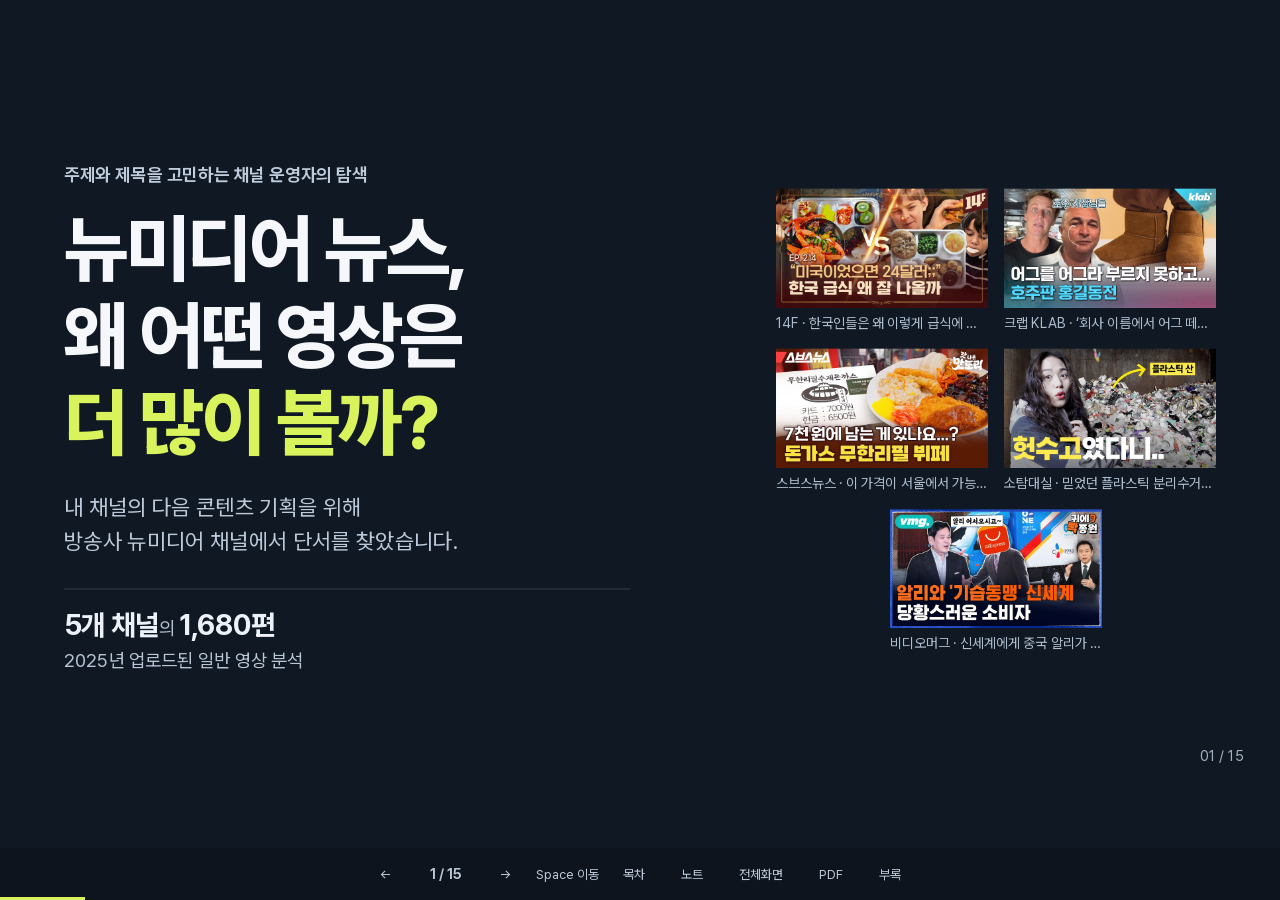
<file: index.html>
<!doctype html><html lang="ko"><head><meta charset="utf-8"><meta name="viewport" content="width=device-width,initial-scale=1"><meta name="description" content="방송사 뉴미디어 5채널의 1680개 영상에서 주제와 제목의 기획 단서를 찾는 V6 최종 발표"><title>뉴미디어 뉴스, 왜 어떤 영상은 더 많이 볼까? | V6</title><link rel="stylesheet" href="style.css?v=6"><script src="assets/anime.min.js" defer></script><script src="deck.js?v=6" defer></script></head><body><main id="stage" data-width="1920" data-height="1080" aria-label="V6 발표 슬라이드">
<section class="slide dark hero active" id="slide-1" aria-label="슬라이드 1" aria-hidden="false">
<div class="body"><div class="hero-copy"><div class="eyebrow">주제와 제목을 고민하는 채널 운영자의 탐색</div><h1>뉴미디어 뉴스,<br>왜 어떤 영상은<br><em>더 많이 볼까?</em></h1><p>내 채널의 다음 콘텐츠 기획을 위해<br>방송사 뉴미디어 채널에서 단서를 찾았습니다.</p><div class="hero-stat"><span><b>5개 채널</b>의 <b><span class="count-value" data-count-to="1680" data-decimals="0" role="img" aria-label="1,680"><span class="count-display" aria-hidden="true">1,680</span></span>편</b><br>2025년 업로드된 일반 영상 분석</span></div></div><div class="collage"><figure><a href="https://www.youtube.com/watch?v=5-L3V7rGuhk" target="_blank" rel="noopener" title="[EN] 한국인들은 왜 이렇게 급식에 진심일까🥄ㅣ돈슐랭 / 14F"><img src="assets/v4/5-L3V7rGuhk.jpg" alt="[EN] 한국인들은 왜 이렇게 급식에 진심일까🥄ㅣ돈슐랭 / 14F" width="1280" height="720"></a><figcaption>14F · 한국인들은 왜 이렇게 급식에 진심일까🥄ㅣ돈슐랭</figcaption></figure><figure><a href="https://www.youtube.com/watch?v=Sc56962wLrQ" target="_blank" rel="noopener" title="‘회사 이름에서 어그 떼어버리겠습니다’, 호주 기업들이 어그를 어그라고 부르지 못 하는 이유｜크랩"><img src="assets/v4/Sc56962wLrQ.jpg" alt="‘회사 이름에서 어그 떼어버리겠습니다’, 호주 기업들이 어그를 어그라고 부르지 못 하는 이유｜크랩" width="1280" height="720"></a><figcaption>크랩 KLAB · ‘회사 이름에서 어그 떼어버리겠습니다’, 호주 기업들이 어그를 어그라고 부르지 못 하는 이유</figcaption></figure><figure><a href="https://www.youtube.com/watch?v=CVWl-HvshVI" target="_blank" rel="noopener" title="이 가격이 서울에서 가능한가요...? 구로디지털단지 가성비 끝판왕 식당에 다녀왔습니다. [갓 나온 맛도리 EP.110] / 스브스뉴스"><img src="assets/v4/CVWl-HvshVI.jpg" alt="이 가격이 서울에서 가능한가요...? 구로디지털단지 가성비 끝판왕 식당에 다녀왔습니다. [갓 나온 맛도리 EP.110] / 스브스뉴스" width="1280" height="720"></a><figcaption>스브스뉴스 · 이 가격이 서울에서 가능한가요...? 구로디지털단지 가성비 끝판왕 식당에 다녀왔습니다. [갓 나온 맛도리 EP.110]</figcaption></figure><figure><a href="https://www.youtube.com/watch?v=njFNSJvm-DM" target="_blank" rel="noopener" title="[EN/ES] 믿었던 플라스틱 분리수거의 배신"><img src="assets/v4/njFNSJvm-DM.jpg" alt="[EN/ES] 믿었던 플라스틱 분리수거의 배신" width="1280" height="720"></a><figcaption>소탐대실 · 믿었던 플라스틱 분리수거의 배신</figcaption></figure><figure><a href="https://www.youtube.com/watch?v=Jepfk32czqQ" target="_blank" rel="noopener" title="신세계에게 중국 알리가 필요했던 이유..21세기 &#x27;나당연합&#x27;? / 비디오머그 / 귀에빡종원"><img src="assets/v4/Jepfk32czqQ.jpg" alt="신세계에게 중국 알리가 필요했던 이유..21세기 &#x27;나당연합&#x27;? / 비디오머그 / 귀에빡종원" width="1280" height="720"></a><figcaption>비디오머그 · 신세계에게 중국 알리가 필요했던 이유..21세기 &#x27;나당연합&#x27;?</figcaption></figure></div></div>
<span class="slidenum">01 / 15</span></section>
<section class="slide " id="slide-2" aria-label="슬라이드 2" aria-hidden="true">
<h1>운영자로서, 두 가지가 궁금했습니다</h1>
<div class="body"><p class="motivation-intro">뉴미디어 정보 유튜브 채널을 운영하며, 매번 기획 앞에서 묻습니다.</p><div class="question-board"><div><span>주제 선택</span><b>무엇을 다룰까?</b><p>사람들이 관심을 보일 소재는 무엇인가</p></div><div><span>제목 선택</span><b>어떻게 소개할까?</b><p>같은 정보라도 보고 싶게 만드는 표현은 무엇인가</p></div></div><div class="research-questions"><b>핵심 연구 질문</b><p>방송사 뉴미디어 뉴스 채널에서<br>콘텐츠 주제에 따라 조회수는 어떻게 달라지는가?</p><b>실무적 확장</b><p class="extension">제목 표현과 조회수의 관계도 주제·채널에 따라 달라지는가?</p></div></div>
<span class="slidenum">02 / 15</span></section>
<section class="slide dark channels" id="slide-3" aria-label="슬라이드 3" aria-hidden="true">
<div class="body"><div class="channel-heading"><strong>5개 채널 · 1,680편</strong><p>업로드 2025.01.01–12.31<br>조회수 측정 2026.10.18</p></div><div class="channel-wall"><article class="channel-card" style="--cc:#f36c63"><a href="https://www.youtube.com/channel/UCLKuglhGlMmDteQKoniENIQ" target="_blank" rel="noopener" aria-label="14F 공식 채널"><img class="profile" src="assets/v4/profile_14f.jpg" alt="14F 공식 채널 프로필" width="108" height="108"></a><div class="channel-name">14F</div><div class="network">MBC</div><div class="channel-count"><span class="count-value" data-count-to="575" data-decimals="0" role="img" aria-label="575"><span class="count-display" aria-hidden="true">575</span></span><span class="unit">편</span></div><a class="video-link" data-video-id="5-L3V7rGuhk" href="https://www.youtube.com/watch?v=5-L3V7rGuhk" target="_blank" rel="noopener" title="[EN] 한국인들은 왜 이렇게 급식에 진심일까🥄ㅣ돈슐랭 / 14F"><img src="assets/v4/5-L3V7rGuhk.jpg" alt="14F: [EN] 한국인들은 왜 이렇게 급식에 진심일까🥄ㅣ돈슐랭 / 14F" width="1280" height="720"><div class="video-title">한국인들은 왜 이렇게 급식에 진심일까🥄ㅣ돈슐랭</div></a></article><article class="channel-card" style="--cc:#41b8c6"><a href="https://www.youtube.com/channel/UCoxT1kQSLq564FwpK473w-g" target="_blank" rel="noopener" aria-label="크랩 KLAB 공식 채널"><img class="profile" src="assets/v4/profile_klab.jpg" alt="크랩 KLAB 공식 채널 프로필" width="108" height="108"></a><div class="channel-name">크랩 KLAB</div><div class="network">KBS</div><div class="channel-count"><span class="count-value" data-count-to="370" data-decimals="0" role="img" aria-label="370"><span class="count-display" aria-hidden="true">370</span></span><span class="unit">편</span></div><a class="video-link" data-video-id="Sc56962wLrQ" href="https://www.youtube.com/watch?v=Sc56962wLrQ" target="_blank" rel="noopener" title="‘회사 이름에서 어그 떼어버리겠습니다’, 호주 기업들이 어그를 어그라고 부르지 못 하는 이유｜크랩"><img src="assets/v4/Sc56962wLrQ.jpg" alt="크랩 KLAB: ‘회사 이름에서 어그 떼어버리겠습니다’, 호주 기업들이 어그를 어그라고 부르지 못 하는 이유｜크랩" width="1280" height="720"><div class="video-title">‘회사 이름에서 어그 떼어버리겠습니다’, 호주 기업들이 어그를 어그라고 부르지 못 하는 이유</div></a></article><article class="channel-card" style="--cc:#8097ff"><a href="https://www.youtube.com/channel/UCQabORQKQRHP-iUqe-xIFvg" target="_blank" rel="noopener" aria-label="스브스뉴스 공식 채널"><img class="profile" src="assets/v4/profile_subusu.jpg" alt="스브스뉴스 공식 채널 프로필" width="108" height="108"></a><div class="channel-name">스브스뉴스</div><div class="network">SBS</div><div class="channel-count"><span class="count-value" data-count-to="315" data-decimals="0" role="img" aria-label="315"><span class="count-display" aria-hidden="true">315</span></span><span class="unit">편</span></div><a class="video-link" data-video-id="CVWl-HvshVI" href="https://www.youtube.com/watch?v=CVWl-HvshVI" target="_blank" rel="noopener" title="이 가격이 서울에서 가능한가요...? 구로디지털단지 가성비 끝판왕 식당에 다녀왔습니다. [갓 나온 맛도리 EP.110] / 스브스뉴스"><img src="assets/v4/CVWl-HvshVI.jpg" alt="스브스뉴스: 이 가격이 서울에서 가능한가요...? 구로디지털단지 가성비 끝판왕 식당에 다녀왔습니다. [갓 나온 맛도리 EP.110] / 스브스뉴스" width="1280" height="720"><div class="video-title">이 가격이 서울에서 가능한가요...? 구로디지털단지 가성비 끝판왕 식당에 다녀왔습니다. [갓 나온 맛도리 EP.110]</div></a></article><article class="channel-card" style="--cc:#c09cef"><a href="https://www.youtube.com/channel/UChuNP1cNlhUkUOQzBbH-C_Q" target="_blank" rel="noopener" aria-label="소탐대실 공식 채널"><img class="profile" src="assets/v4/profile_sotam.jpg" alt="소탐대실 공식 채널 프로필" width="108" height="108"></a><div class="channel-name">소탐대실</div><div class="network">JTBC</div><div class="channel-count"><span class="count-value" data-count-to="47" data-decimals="0" role="img" aria-label="47"><span class="count-display" aria-hidden="true">47</span></span><span class="unit">편</span></div><a class="video-link" data-video-id="njFNSJvm-DM" href="https://www.youtube.com/watch?v=njFNSJvm-DM" target="_blank" rel="noopener" title="[EN/ES] 믿었던 플라스틱 분리수거의 배신"><img src="assets/v4/njFNSJvm-DM.jpg" alt="소탐대실: [EN/ES] 믿었던 플라스틱 분리수거의 배신" width="1280" height="720"><div class="video-title">믿었던 플라스틱 분리수거의 배신</div></a></article><article class="channel-card" style="--cc:#f6ad58"><a href="https://www.youtube.com/channel/UCMEbRpvuwTbXxGiyDb1mT8w" target="_blank" rel="noopener" aria-label="비디오머그 공식 채널"><img class="profile" src="assets/v4/profile_videomug.jpg" alt="비디오머그 공식 채널 프로필" width="108" height="108"></a><div class="channel-name">비디오머그</div><div class="network">SBS</div><div class="channel-count"><span class="count-value" data-count-to="373" data-decimals="0" role="img" aria-label="373"><span class="count-display" aria-hidden="true">373</span></span><span class="unit">편</span></div><a class="video-link" data-video-id="Jepfk32czqQ" href="https://www.youtube.com/watch?v=Jepfk32czqQ" target="_blank" rel="noopener" title="신세계에게 중국 알리가 필요했던 이유..21세기 &#x27;나당연합&#x27;? / 비디오머그 / 귀에빡종원"><img src="assets/v4/Jepfk32czqQ.jpg" alt="비디오머그: 신세계에게 중국 알리가 필요했던 이유..21세기 &#x27;나당연합&#x27;? / 비디오머그 / 귀에빡종원" width="1280" height="720"><div class="video-title">신세계에게 중국 알리가 필요했던 이유..21세기 &#x27;나당연합&#x27;?</div></a></article></div><p class="channel-notice">쇼츠·라이브 제외 · 공개 접근 가능한 영상 · 영상 URL 중복·7개 항목 결측 0건</p></div>
<span class="slidenum">03 / 15</span></section>
<section class="slide method" id="slide-4" aria-label="슬라이드 4" aria-hidden="true">
<h1>태그를 붙이고, 채널 안의 상위권을 셉니다</h1>
<div class="body"><div class="method-grid"><div><div class="method-label">① 제목·설명 단어로 8개 주제 태그</div><a class="video-link" data-video-id="KtSt2wjckak" href="https://www.youtube.com/watch?v=KtSt2wjckak" target="_blank" rel="noopener" title="애플 구형 아이패드 가격 인상,  왜 올리는 거예요? / 14F"><img src="assets/v4/KtSt2wjckak.jpg" alt="14F: 애플 구형 아이패드 가격 인상,  왜 올리는 거예요? / 14F" width="1280" height="720"><div class="video-title">애플 구형 아이패드 가격 인상,  왜 올리는 거예요?</div></a><div class="video-meta">14F · 79,746회 · 원문 ↗</div><div class="tags"><span class="tag">경제·소비</span><span class="tag">기술·디지털</span></div><p class="caption">한 영상에 여러 태그 · 단어 사전 기반 탐색 분류</p></div><div class="metric-demo"><div class="metric-title">② 같은 채널 안에서<br>조회수순 상위 25%를 표시</div><div class="dot-formula"><svg class="dataviz" viewBox="0 0 262 262" role="img" aria-label="100개 중 25개를 강조한 반올림 비중 도식" xmlns="http://www.w3.org/2000/svg"><circle cx="14" cy="14" r="8" fill="#152030"/><circle cx="40" cy="14" r="8" fill="#152030"/><circle cx="66" cy="14" r="8" fill="#152030"/><circle cx="92" cy="14" r="8" fill="#152030"/><circle cx="118" cy="14" r="8" fill="#152030"/><circle cx="144" cy="14" r="8" fill="#152030"/><circle cx="170" cy="14" r="8" fill="#152030"/><circle cx="196" cy="14" r="8" fill="#152030"/><circle cx="222" cy="14" r="8" fill="#152030"/><circle cx="248" cy="14" r="8" fill="#152030"/><circle cx="14" cy="40" r="8" fill="#152030"/><circle cx="40" cy="40" r="8" fill="#152030"/><circle cx="66" cy="40" r="8" fill="#152030"/><circle cx="92" cy="40" r="8" fill="#152030"/><circle cx="118" cy="40" r="8" fill="#152030"/><circle cx="144" cy="40" r="8" fill="#152030"/><circle cx="170" cy="40" r="8" fill="#152030"/><circle cx="196" cy="40" r="8" fill="#152030"/><circle cx="222" cy="40" r="8" fill="#152030"/><circle cx="248" cy="40" r="8" fill="#152030"/><circle cx="14" cy="66" r="8" fill="#152030"/><circle cx="40" cy="66" r="8" fill="#152030"/><circle cx="66" cy="66" r="8" fill="#152030"/><circle cx="92" cy="66" r="8" fill="#152030"/><circle cx="118" cy="66" r="8" fill="#152030"/><circle cx="144" cy="66" r="8" fill="#bfcbd8"/><circle cx="170" cy="66" r="8" fill="#bfcbd8"/><circle cx="196" cy="66" r="8" fill="#bfcbd8"/><circle cx="222" cy="66" r="8" fill="#bfcbd8"/><circle cx="248" cy="66" r="8" fill="#bfcbd8"/><circle cx="14" cy="92" r="8" fill="#bfcbd8"/><circle cx="40" cy="92" r="8" fill="#bfcbd8"/><circle cx="66" cy="92" r="8" fill="#bfcbd8"/><circle cx="92" cy="92" r="8" fill="#bfcbd8"/><circle cx="118" cy="92" r="8" fill="#bfcbd8"/><circle cx="144" cy="92" r="8" fill="#bfcbd8"/><circle cx="170" cy="92" r="8" fill="#bfcbd8"/><circle cx="196" cy="92" r="8" fill="#bfcbd8"/><circle cx="222" cy="92" r="8" fill="#bfcbd8"/><circle cx="248" cy="92" r="8" fill="#bfcbd8"/><circle cx="14" cy="118" r="8" fill="#bfcbd8"/><circle cx="40" cy="118" r="8" fill="#bfcbd8"/><circle cx="66" cy="118" r="8" fill="#bfcbd8"/><circle cx="92" cy="118" r="8" fill="#bfcbd8"/><circle cx="118" cy="118" r="8" fill="#bfcbd8"/><circle cx="144" cy="118" r="8" fill="#bfcbd8"/><circle cx="170" cy="118" r="8" fill="#bfcbd8"/><circle cx="196" cy="118" r="8" fill="#bfcbd8"/><circle cx="222" cy="118" r="8" fill="#bfcbd8"/><circle cx="248" cy="118" r="8" fill="#bfcbd8"/><circle cx="14" cy="144" r="8" fill="#bfcbd8"/><circle cx="40" cy="144" r="8" fill="#bfcbd8"/><circle cx="66" cy="144" r="8" fill="#bfcbd8"/><circle cx="92" cy="144" r="8" fill="#bfcbd8"/><circle cx="118" cy="144" r="8" fill="#bfcbd8"/><circle cx="144" cy="144" r="8" fill="#bfcbd8"/><circle cx="170" cy="144" r="8" fill="#bfcbd8"/><circle cx="196" cy="144" r="8" fill="#bfcbd8"/><circle cx="222" cy="144" r="8" fill="#bfcbd8"/><circle cx="248" cy="144" r="8" fill="#bfcbd8"/><circle cx="14" cy="170" r="8" fill="#bfcbd8"/><circle cx="40" cy="170" r="8" fill="#bfcbd8"/><circle cx="66" cy="170" r="8" fill="#bfcbd8"/><circle cx="92" cy="170" r="8" fill="#bfcbd8"/><circle cx="118" cy="170" r="8" fill="#bfcbd8"/><circle cx="144" cy="170" r="8" fill="#bfcbd8"/><circle cx="170" cy="170" r="8" fill="#bfcbd8"/><circle cx="196" cy="170" r="8" fill="#bfcbd8"/><circle cx="222" cy="170" r="8" fill="#bfcbd8"/><circle cx="248" cy="170" r="8" fill="#bfcbd8"/><circle cx="14" cy="196" r="8" fill="#bfcbd8"/><circle cx="40" cy="196" r="8" fill="#bfcbd8"/><circle cx="66" cy="196" r="8" fill="#bfcbd8"/><circle cx="92" cy="196" r="8" fill="#bfcbd8"/><circle cx="118" cy="196" r="8" fill="#bfcbd8"/><circle cx="144" cy="196" r="8" fill="#bfcbd8"/><circle cx="170" cy="196" r="8" fill="#bfcbd8"/><circle cx="196" cy="196" r="8" fill="#bfcbd8"/><circle cx="222" cy="196" r="8" fill="#bfcbd8"/><circle cx="248" cy="196" r="8" fill="#bfcbd8"/><circle cx="14" cy="222" r="8" fill="#bfcbd8"/><circle cx="40" cy="222" r="8" fill="#bfcbd8"/><circle cx="66" cy="222" r="8" fill="#bfcbd8"/><circle cx="92" cy="222" r="8" fill="#bfcbd8"/><circle cx="118" cy="222" r="8" fill="#bfcbd8"/><circle cx="144" cy="222" r="8" fill="#bfcbd8"/><circle cx="170" cy="222" r="8" fill="#bfcbd8"/><circle cx="196" cy="222" r="8" fill="#bfcbd8"/><circle cx="222" cy="222" r="8" fill="#bfcbd8"/><circle cx="248" cy="222" r="8" fill="#bfcbd8"/><circle cx="14" cy="248" r="8" fill="#bfcbd8"/><circle cx="40" cy="248" r="8" fill="#bfcbd8"/><circle cx="66" cy="248" r="8" fill="#bfcbd8"/><circle cx="92" cy="248" r="8" fill="#bfcbd8"/><circle cx="118" cy="248" r="8" fill="#bfcbd8"/><circle cx="144" cy="248" r="8" fill="#bfcbd8"/><circle cx="170" cy="248" r="8" fill="#bfcbd8"/><circle cx="196" cy="248" r="8" fill="#bfcbd8"/><circle cx="222" cy="248" r="8" fill="#bfcbd8"/><circle cx="248" cy="248" r="8" fill="#bfcbd8"/></svg><div><b>상위권</b><span>채널마다 약 4편 중 1편<br>전체 422/1,680편</span></div></div><div class="formula"><strong>상위권 비중</strong><br>상위권에 든 수 ÷ 해당 주제·제목 집단 수</div><p class="caption">그 집단 100편 중 35편이면 35%<br>조회수 증가율·미래 성공확률과 다름</p></div></div></div>
<span class="slidenum">04 / 15</span></section>
<section class="slide distribution" id="slide-5" aria-label="슬라이드 5" aria-hidden="true">
<div class="eyebrow">먼저, 무엇을 많이 다뤘나</div>
<h1>정치·국제와 경제·소비를 많이 다뤘습니다</h1>
<div class="body"><div class="chart-context"><b>주제 태그가 붙은 영상 수</b><span class="legend">오른쪽 비중의 분모: 전체 1,680편</span></div><div class="reveal"><svg class="dataviz" viewBox="0 0 1728 650" role="img" aria-label="전체 1,680편 중 주제별 태그 영상 수와 비중. 복수 태그 허용." xmlns="http://www.w3.org/2000/svg"><line x1="300.0" y1="20" x2="300.0" y2="586" stroke="#ccd4de" stroke-width="1" stroke-dasharray=""/><text x="300.0" y="630" font-size="26" fill="#526174" text-anchor="middle" font-weight="500">0편</text><line x1="518.0" y1="20" x2="518.0" y2="586" stroke="#ccd4de" stroke-width="1" stroke-dasharray=""/><text x="518.0" y="630" font-size="26" fill="#526174" text-anchor="middle" font-weight="500">150편</text><line x1="736.0" y1="20" x2="736.0" y2="586" stroke="#ccd4de" stroke-width="1" stroke-dasharray=""/><text x="736.0" y="630" font-size="26" fill="#526174" text-anchor="middle" font-weight="500">300편</text><line x1="954.0" y1="20" x2="954.0" y2="586" stroke="#ccd4de" stroke-width="1" stroke-dasharray=""/><text x="954.0" y="630" font-size="26" fill="#526174" text-anchor="middle" font-weight="500">450편</text><line x1="1172.0" y1="20" x2="1172.0" y2="586" stroke="#ccd4de" stroke-width="1" stroke-dasharray=""/><text x="1172.0" y="630" font-size="26" fill="#526174" text-anchor="middle" font-weight="500">600편</text><line x1="1390.0" y1="20" x2="1390.0" y2="586" stroke="#ccd4de" stroke-width="1" stroke-dasharray=""/><text x="1390.0" y="630" font-size="26" fill="#526174" text-anchor="middle" font-weight="500">750편</text><text x="0" y="69" font-size="32" fill="#152030" text-anchor="start" font-weight="650">정치·국제</text><rect data-bar="0" data-final-width="994.08" x="300" y="35" width="994.08" height="43" fill="#152030" rx="2"/><g data-seq="0" data-motion="rise"><text x="1309.08" y="69" font-size="33" fill="#152030" text-anchor="start" font-weight="750">684</text><text x="1715" y="69" font-size="34" fill="#152030" text-anchor="end" font-weight="700">40.7%</text></g><text x="0" y="138" font-size="32" fill="#152030" text-anchor="start" font-weight="650">경제·소비</text><rect data-bar="1" data-final-width="736.84" x="300" y="104" width="736.84" height="43" fill="#152030" rx="2"/><g data-seq="1" data-motion="rise"><text x="1051.8400000000001" y="138" font-size="33" fill="#152030" text-anchor="start" font-weight="750">507</text><text x="1715" y="138" font-size="34" fill="#152030" text-anchor="end" font-weight="700">30.2%</text></g><text x="0" y="207" font-size="32" fill="#152030" text-anchor="start" font-weight="650">사회·생활</text><rect data-bar="2" data-final-width="472.33333333333337" x="300" y="173" width="472.33333333333337" height="43" fill="#8495a9" rx="2"/><g data-seq="2" data-motion="rise"><text x="787.3333333333334" y="207" font-size="33" fill="#8495a9" text-anchor="start" font-weight="750">325</text><text x="1715" y="207" font-size="34" fill="#152030" text-anchor="end" font-weight="700">19.3%</text></g><text x="0" y="276" font-size="32" fill="#152030" text-anchor="start" font-weight="650">음식·외식</text><rect data-bar="3" data-final-width="382.2266666666667" x="300" y="242" width="382.2266666666667" height="43" fill="#8495a9" rx="2"/><g data-seq="3" data-motion="rise"><text x="697.2266666666667" y="276" font-size="33" fill="#8495a9" text-anchor="start" font-weight="750">263</text><text x="1715" y="276" font-size="34" fill="#152030" text-anchor="end" font-weight="700">15.7%</text></g><text x="0" y="345" font-size="32" fill="#152030" text-anchor="start" font-weight="650">기술·디지털</text><rect data-bar="4" data-final-width="287.76" x="300" y="311" width="287.76" height="43" fill="#8495a9" rx="2"/><g data-seq="4" data-motion="rise"><text x="602.76" y="345" font-size="33" fill="#8495a9" text-anchor="start" font-weight="750">198</text><text x="1715" y="345" font-size="34" fill="#152030" text-anchor="end" font-weight="700">11.8%</text></g><text x="0" y="414" font-size="32" fill="#152030" text-anchor="start" font-weight="650">건강·의학</text><rect data-bar="5" data-final-width="233.98666666666668" x="300" y="380" width="233.98666666666668" height="43" fill="#8495a9" rx="2"/><g data-seq="5" data-motion="rise"><text x="548.9866666666667" y="414" font-size="33" fill="#8495a9" text-anchor="start" font-weight="750">161</text><text x="1715" y="414" font-size="34" fill="#152030" text-anchor="end" font-weight="700">9.6%</text></g><text x="0" y="483" font-size="32" fill="#152030" text-anchor="start" font-weight="650">과학·환경</text><rect data-bar="6" data-final-width="229.62666666666667" x="300" y="449" width="229.62666666666667" height="43" fill="#8495a9" rx="2"/><g data-seq="6" data-motion="rise"><text x="544.6266666666667" y="483" font-size="33" fill="#8495a9" text-anchor="start" font-weight="750">158</text><text x="1715" y="483" font-size="34" fill="#152030" text-anchor="end" font-weight="700">9.4%</text></g><text x="0" y="552" font-size="32" fill="#152030" text-anchor="start" font-weight="650">문화·연예</text><rect data-bar="7" data-final-width="223.81333333333333" x="300" y="518" width="223.81333333333333" height="43" fill="#8495a9" rx="2"/><g data-seq="7" data-motion="rise"><text x="538.8133333333333" y="552" font-size="33" fill="#8495a9" text-anchor="start" font-weight="750">154</text><text x="1715" y="552" font-size="34" fill="#152030" text-anchor="end" font-weight="700">9.2%</text></g></svg></div><p class="caption">복수 태그 723편 → 비중 합계는 100%를 넘습니다 · 태그 없는 영상 282편</p></div>
<span class="slidenum">05 / 15</span></section>
<section class="slide heatmap" id="slide-6" aria-label="슬라이드 6" aria-hidden="true">
<h1>채널마다 제작 편성도 달랐습니다</h1>
<div class="body"><div class="chart-context"><b>각 채널 전체 영상 중 해당 주제 태그의 비중</b><span class="legend">진할수록 많이 다룬 태그</span></div><svg class="dataviz" viewBox="0 0 1728 665" role="img" aria-label="채널 안의 전체 영상 중 해당 주제 태그의 비중. 행 합계는 100%가 아님." xmlns="http://www.w3.org/2000/svg"><text x="379.5" y="35" font-size="27" fill="#152030" text-anchor="middle" font-weight="650">정치·국제</text><text x="558.5" y="35" font-size="27" fill="#152030" text-anchor="middle" font-weight="650">경제·소비</text><text x="737.5" y="35" font-size="27" fill="#152030" text-anchor="middle" font-weight="650">기술·디지털</text><text x="916.5" y="35" font-size="27" fill="#152030" text-anchor="middle" font-weight="650">음식·외식</text><text x="1095.5" y="35" font-size="27" fill="#152030" text-anchor="middle" font-weight="650">건강·의학</text><text x="1274.5" y="35" font-size="27" fill="#152030" text-anchor="middle" font-weight="650">사회·생활</text><text x="1453.5" y="35" font-size="27" fill="#152030" text-anchor="middle" font-weight="650">과학·환경</text><text x="1632.5" y="35" font-size="27" fill="#152030" text-anchor="middle" font-weight="650">문화·연예</text><rect x="0" y="89" width="7" height="80" fill="#f36c63" rx="0"/><text x="26" y="124" font-size="33" fill="#152030" text-anchor="start" font-weight="700">14F</text><text x="26" y="160" font-size="26" fill="#526174" text-anchor="start" font-weight="500">n=575편</text><g data-seq="0" data-motion="rise"><rect x="290" y="85" width="172" height="88" fill="rgb(168, 181, 215)" rx="3"/><text x="376.0" y="139" font-size="43" fill="#152030" text-anchor="middle" font-weight="730">29%</text><rect x="469" y="85" width="172" height="88" fill="rgb(179, 190, 220)" rx="3"/><text x="555.0" y="139" font-size="43" fill="#152030" text-anchor="middle" font-weight="730">24%</text><rect x="648" y="85" width="172" height="88" fill="rgb(215, 222, 236)" rx="3"/><text x="734.0" y="139" font-size="43" fill="#152030" text-anchor="middle" font-weight="730">9%</text><rect x="827" y="85" width="172" height="88" fill="rgb(173, 185, 218)" rx="3"/><text x="913.0" y="139" font-size="43" fill="#152030" text-anchor="middle" font-weight="730">27%</text><rect x="1006" y="85" width="172" height="88" fill="rgb(221, 227, 239)" rx="3"/><text x="1092.0" y="139" font-size="43" fill="#152030" text-anchor="middle" font-weight="730">6%</text><rect x="1185" y="85" width="172" height="88" fill="rgb(202, 211, 231)" rx="3"/><text x="1271.0" y="139" font-size="43" fill="#152030" text-anchor="middle" font-weight="730">14%</text><rect x="1364" y="85" width="172" height="88" fill="rgb(219, 225, 238)" rx="3"/><text x="1450.0" y="139" font-size="43" fill="#152030" text-anchor="middle" font-weight="730">7%</text><rect x="1543" y="85" width="172" height="88" fill="rgb(212, 220, 235)" rx="3"/><text x="1629.0" y="139" font-size="43" fill="#152030" text-anchor="middle" font-weight="730">10%</text></g><rect x="0" y="194" width="7" height="80" fill="#41b8c6" rx="0"/><text x="26" y="229" font-size="33" fill="#152030" text-anchor="start" font-weight="700">크랩 KLAB</text><text x="26" y="265" font-size="26" fill="#526174" text-anchor="start" font-weight="500">n=370편</text><g data-seq="1" data-motion="rise"><rect x="290" y="190" width="172" height="88" fill="rgb(144, 160, 204)" rx="3"/><text x="376.0" y="244" font-size="43" fill="#152030" text-anchor="middle" font-weight="730">40%</text><rect x="469" y="190" width="172" height="88" fill="rgb(176, 188, 219)" rx="3"/><text x="555.0" y="244" font-size="43" fill="#152030" text-anchor="middle" font-weight="730">26%</text><rect x="648" y="190" width="172" height="88" fill="rgb(210, 218, 234)" rx="3"/><text x="734.0" y="244" font-size="43" fill="#152030" text-anchor="middle" font-weight="730">11%</text><rect x="827" y="190" width="172" height="88" fill="rgb(211, 218, 234)" rx="3"/><text x="913.0" y="244" font-size="43" fill="#152030" text-anchor="middle" font-weight="730">10%</text><rect x="1006" y="190" width="172" height="88" fill="rgb(214, 221, 236)" rx="3"/><text x="1092.0" y="244" font-size="43" fill="#152030" text-anchor="middle" font-weight="730">9%</text><rect x="1185" y="190" width="172" height="88" fill="rgb(195, 205, 228)" rx="3"/><text x="1271.0" y="244" font-size="43" fill="#152030" text-anchor="middle" font-weight="730">17%</text><rect x="1364" y="190" width="172" height="88" fill="rgb(218, 225, 238)" rx="3"/><text x="1450.0" y="244" font-size="43" fill="#152030" text-anchor="middle" font-weight="730">7%</text><rect x="1543" y="190" width="172" height="88" fill="rgb(204, 213, 232)" rx="3"/><text x="1629.0" y="244" font-size="43" fill="#152030" text-anchor="middle" font-weight="730">13%</text></g><rect x="0" y="299" width="7" height="80" fill="#8097ff" rx="0"/><text x="26" y="334" font-size="33" fill="#152030" text-anchor="start" font-weight="700">스브스뉴스</text><text x="26" y="370" font-size="26" fill="#526174" text-anchor="start" font-weight="500">n=315편</text><g data-seq="2" data-motion="rise"><rect x="290" y="295" width="172" height="88" fill="rgb(179, 191, 220)" rx="3"/><text x="376.0" y="349" font-size="43" fill="#152030" text-anchor="middle" font-weight="730">24%</text><rect x="469" y="295" width="172" height="88" fill="rgb(171, 184, 217)" rx="3"/><text x="555.0" y="349" font-size="43" fill="#152030" text-anchor="middle" font-weight="730">28%</text><rect x="648" y="295" width="172" height="88" fill="rgb(220, 227, 239)" rx="3"/><text x="734.0" y="349" font-size="43" fill="#152030" text-anchor="middle" font-weight="730">6%</text><rect x="827" y="295" width="172" height="88" fill="rgb(206, 214, 232)" rx="3"/><text x="913.0" y="349" font-size="43" fill="#152030" text-anchor="middle" font-weight="730">12%</text><rect x="1006" y="295" width="172" height="88" fill="rgb(202, 211, 231)" rx="3"/><text x="1092.0" y="349" font-size="43" fill="#152030" text-anchor="middle" font-weight="730">14%</text><rect x="1185" y="295" width="172" height="88" fill="rgb(165, 178, 214)" rx="3"/><text x="1271.0" y="349" font-size="43" fill="#152030" text-anchor="middle" font-weight="730">30%</text><rect x="1364" y="295" width="172" height="88" fill="rgb(208, 216, 233)" rx="3"/><text x="1450.0" y="349" font-size="43" fill="#152030" text-anchor="middle" font-weight="730">11%</text><rect x="1543" y="295" width="172" height="88" fill="rgb(214, 222, 236)" rx="3"/><text x="1629.0" y="349" font-size="43" fill="#152030" text-anchor="middle" font-weight="730">9%</text></g><rect x="0" y="404" width="7" height="80" fill="#c09cef" rx="0"/><text x="26" y="439" font-size="33" fill="#152030" text-anchor="start" font-weight="700">소탐대실</text><text x="26" y="475" font-size="26" fill="#526174" text-anchor="start" font-weight="500">n=47편</text><g data-seq="3" data-motion="rise"><rect x="290" y="400" width="172" height="88" fill="rgb(229, 235, 243)" rx="3"/><text x="376.0" y="454" font-size="43" fill="#152030" text-anchor="middle" font-weight="730">2%</text><rect x="469" y="400" width="172" height="88" fill="rgb(215, 222, 236)" rx="3"/><text x="555.0" y="454" font-size="43" fill="#152030" text-anchor="middle" font-weight="730">9%</text><rect x="648" y="400" width="172" height="88" fill="rgb(224, 230, 241)" rx="3"/><text x="734.0" y="454" font-size="43" fill="#152030" text-anchor="middle" font-weight="730">4%</text><rect x="827" y="400" width="172" height="88" fill="rgb(186, 196, 223)" rx="3"/><text x="913.0" y="454" font-size="43" fill="#152030" text-anchor="middle" font-weight="730">21%</text><rect x="1006" y="400" width="172" height="88" fill="rgb(190, 201, 225)" rx="3"/><text x="1092.0" y="454" font-size="43" fill="#152030" text-anchor="middle" font-weight="730">19%</text><rect x="1185" y="400" width="172" height="88" fill="rgb(190, 201, 225)" rx="3"/><text x="1271.0" y="454" font-size="43" fill="#152030" text-anchor="middle" font-weight="730">19%</text><rect x="1364" y="400" width="172" height="88" fill="rgb(181, 192, 221)" rx="3"/><text x="1450.0" y="454" font-size="43" fill="#152030" text-anchor="middle" font-weight="730">23%</text><rect x="1543" y="400" width="172" height="88" fill="rgb(219, 226, 238)" rx="3"/><text x="1629.0" y="454" font-size="43" fill="#152030" text-anchor="middle" font-weight="730">6%</text></g><rect x="0" y="509" width="7" height="80" fill="#f6ad58" rx="0"/><text x="26" y="544" font-size="33" fill="#152030" text-anchor="start" font-weight="700">비디오머그</text><text x="26" y="580" font-size="26" fill="#526174" text-anchor="start" font-weight="500">n=373편</text><g data-seq="4" data-motion="rise"><rect x="290" y="505" width="172" height="88" fill="rgb(56, 82, 165)" rx="3"/><text x="376.0" y="559" font-size="43" fill="#fff" text-anchor="middle" font-weight="730">78%</text><rect x="469" y="505" width="172" height="88" fill="rgb(124, 142, 195)" rx="3"/><text x="555.0" y="559" font-size="43" fill="#fff" text-anchor="middle" font-weight="730">49%</text><rect x="648" y="505" width="172" height="88" fill="rgb(180, 191, 221)" rx="3"/><text x="734.0" y="559" font-size="43" fill="#152030" text-anchor="middle" font-weight="730">24%</text><rect x="827" y="505" width="172" height="88" fill="rgb(221, 227, 239)" rx="3"/><text x="913.0" y="559" font-size="43" fill="#152030" text-anchor="middle" font-weight="730">6%</text><rect x="1006" y="505" width="172" height="88" fill="rgb(209, 217, 234)" rx="3"/><text x="1092.0" y="559" font-size="43" fill="#152030" text-anchor="middle" font-weight="730">11%</text><rect x="1185" y="505" width="172" height="88" fill="rgb(188, 198, 224)" rx="3"/><text x="1271.0" y="559" font-size="43" fill="#152030" text-anchor="middle" font-weight="730">20%</text><rect x="1364" y="505" width="172" height="88" fill="rgb(206, 214, 232)" rx="3"/><text x="1450.0" y="559" font-size="43" fill="#152030" text-anchor="middle" font-weight="730">12%</text><rect x="1543" y="505" width="172" height="88" fill="rgb(222, 228, 240)" rx="3"/><text x="1629.0" y="559" font-size="43" fill="#152030" text-anchor="middle" font-weight="730">5%</text></g><rect x="1010" y="625" width="38" height="22" fill="rgb(234, 239, 245)" rx="0"/><text x="1059" y="644" font-size="25" fill="#526174" text-anchor="start" font-weight="500">0%</text><rect x="1140" y="625" width="38" height="22" fill="rgb(188, 199, 224)" rx="0"/><text x="1189" y="644" font-size="25" fill="#526174" text-anchor="start" font-weight="500">20%</text><rect x="1270" y="625" width="38" height="22" fill="rgb(143, 159, 204)" rx="0"/><text x="1319" y="644" font-size="25" fill="#526174" text-anchor="start" font-weight="500">40%</text><rect x="1400" y="625" width="38" height="22" fill="rgb(98, 119, 184)" rx="0"/><text x="1449" y="644" font-size="25" fill="#526174" text-anchor="start" font-weight="500">60%</text><rect x="1530" y="625" width="38" height="22" fill="rgb(52, 79, 163)" rx="0"/><text x="1579" y="644" font-size="25" fill="#526174" text-anchor="start" font-weight="500">80%</text></svg><p class="caption">비디오머그는 정치·국제 78%, 14F는 음식·외식 27% · 행 합계는 100%가 아님<br>소탐대실은 전체 47편: 작은 표본의 세부 결과는 신중히 해석합니다.</p></div>
<span class="slidenum">06 / 15</span></section>
<section class="slide comparison" id="slide-7" aria-label="슬라이드 7" aria-hidden="true">
<h1>제작 비중과 상위권 비중은 분모가 다릅니다</h1>
<div class="body"><div class="metric-defs"><div><strong>제작 비중</strong><p>얼마나 많이 만들었나?</p><span>태그 영상 ÷ <b>전체 1,680편</b></span></div><div><strong>상위권 비중</strong><p>그 태그 안에서 얼마나 상위권인가?</p><span>상위권 영상 ÷ <b>해당 태그 영상</b></span></div></div><svg class="dataviz" viewBox="0 0 1728 525" role="img" aria-label="왼쪽 네이비 막대는 전체 1,680편 중 제작 비중. 오른쪽 오렌지 점은 각 태그 안의 상위권 비중. 점선은 약 25% 기준." xmlns="http://www.w3.org/2000/svg"><line x1="900" y1="12" x2="900" y2="480" stroke="#ccd4de" stroke-width="2" stroke-dasharray=""/><line x1="270.0" y1="26" x2="270.0" y2="468" stroke="#dde3eb" stroke-width="1" stroke-dasharray=""/><text x="270.0" y="505" font-size="26" fill="#526174" text-anchor="middle" font-weight="500">0%</text><line x1="515.0" y1="26" x2="515.0" y2="468" stroke="#dde3eb" stroke-width="1" stroke-dasharray=""/><text x="515.0" y="505" font-size="26" fill="#526174" text-anchor="middle" font-weight="500">25%</text><line x1="760.0" y1="26" x2="760.0" y2="468" stroke="#dde3eb" stroke-width="1" stroke-dasharray=""/><text x="760.0" y="505" font-size="26" fill="#526174" text-anchor="middle" font-weight="500">50%</text><line x1="1080.0" y1="26" x2="1080.0" y2="468" stroke="#dde3eb" stroke-width="1" stroke-dasharray=""/><text x="1080.0" y="505" font-size="26" fill="#526174" text-anchor="middle" font-weight="500">0%</text><line x1="1325.0" y1="26" x2="1325.0" y2="468" stroke="#dde3eb" stroke-width="1" stroke-dasharray=""/><text x="1325.0" y="505" font-size="26" fill="#526174" text-anchor="middle" font-weight="500">25%</text><line x1="1570.0" y1="26" x2="1570.0" y2="468" stroke="#dde3eb" stroke-width="1" stroke-dasharray=""/><text x="1570.0" y="505" font-size="26" fill="#526174" text-anchor="middle" font-weight="500">50%</text><line x1="1325.0" y1="38" x2="1325.0" y2="468" stroke="#ac672d" stroke-width="2" stroke-dasharray="7 7"/><text x="1325.0" y="26" font-size="24" fill="#92521f" text-anchor="middle" font-weight="650">기준 약 25%</text><text x="0" y="64" font-size="29" fill="#152030" text-anchor="start" font-weight="650">정치·국제</text><rect data-bar="0" data-final-width="399.0" x="270" y="38" width="399.0" height="33" fill="#152030" rx="2"/><g data-seq="0" data-motion="rise"><text x="682.0" y="64" font-size="30" fill="#152030" text-anchor="start" font-weight="700">40.7%</text></g><g data-seq="8" data-motion="fade"><circle cx="1360.8187134502923" cy="54" r="10" fill="#bd6827"/><text x="1382.8187134502923" y="65" font-size="30" fill="#92521f" text-anchor="start" font-weight="750">28.7%</text></g><text x="0" y="119" font-size="29" fill="#152030" text-anchor="start" font-weight="650">경제·소비</text><rect data-bar="1" data-final-width="295.75" x="270" y="93" width="295.75" height="33" fill="#8b9caf" rx="2"/><g data-seq="1" data-motion="rise"><text x="578.75" y="119" font-size="30" fill="#152030" text-anchor="start" font-weight="700">30.2%</text></g><g data-seq="9" data-motion="fade"><circle cx="1362.2090729783038" cy="109" r="10" fill="#bd6827"/><text x="1384.2090729783038" y="120" font-size="30" fill="#92521f" text-anchor="start" font-weight="750">28.8%</text></g><text x="0" y="174" font-size="29" fill="#152030" text-anchor="start" font-weight="650">사회·생활</text><rect data-bar="2" data-final-width="189.58333333333334" x="270" y="148" width="189.58333333333334" height="33" fill="#8b9caf" rx="2"/><g data-seq="2" data-motion="rise"><text x="472.58333333333337" y="174" font-size="30" fill="#152030" text-anchor="start" font-weight="700">19.3%</text></g><g data-seq="10" data-motion="fade"><circle cx="1342.3384615384616" cy="164" r="10" fill="#bd6827"/><text x="1364.3384615384616" y="175" font-size="30" fill="#92521f" text-anchor="start" font-weight="750">26.8%</text></g><text x="0" y="229" font-size="29" fill="#152030" text-anchor="start" font-weight="650">음식·외식</text><rect data-bar="3" data-final-width="153.41666666666666" x="270" y="203" width="153.41666666666666" height="33" fill="#8b9caf" rx="2"/><g data-seq="3" data-motion="rise"><text x="436.41666666666663" y="229" font-size="30" fill="#152030" text-anchor="start" font-weight="700">15.7%</text></g><g data-seq="11" data-motion="fade"><circle cx="1348.2889733840304" cy="219" r="10" fill="#bd6827"/><text x="1370.2889733840304" y="230" font-size="30" fill="#92521f" text-anchor="start" font-weight="750">27.4%</text></g><text x="0" y="284" font-size="29" fill="#152030" text-anchor="start" font-weight="650">기술·디지털</text><rect data-bar="4" data-final-width="115.5" x="270" y="258" width="115.5" height="33" fill="#8b9caf" rx="2"/><g data-seq="4" data-motion="rise"><text x="398.5" y="284" font-size="30" fill="#152030" text-anchor="start" font-weight="700">11.8%</text></g><g data-seq="12" data-motion="fade"><circle cx="1327.4747474747476" cy="274" r="10" fill="#bd6827"/><text x="1349.4747474747476" y="285" font-size="30" fill="#92521f" text-anchor="start" font-weight="750">25.3%</text></g><text x="0" y="339" font-size="29" fill="#152030" text-anchor="start" font-weight="650">건강·의학</text><rect data-bar="5" data-final-width="93.91666666666667" x="270" y="313" width="93.91666666666667" height="33" fill="#8b9caf" rx="2"/><g data-seq="5" data-motion="rise"><text x="376.9166666666667" y="339" font-size="30" fill="#152030" text-anchor="start" font-weight="700">9.6%</text></g><g data-seq="13" data-motion="fade"><circle cx="1280.8695652173913" cy="329" r="10" fill="#bd6827"/><text x="1302.8695652173913" y="340" font-size="30" fill="#92521f" text-anchor="start" font-weight="750">20.5%</text></g><text x="0" y="394" font-size="29" fill="#152030" text-anchor="start" font-weight="650">과학·환경</text><rect data-bar="6" data-final-width="92.16666666666667" x="270" y="368" width="92.16666666666667" height="33" fill="#8b9caf" rx="2"/><g data-seq="6" data-motion="rise"><text x="375.1666666666667" y="394" font-size="30" fill="#152030" text-anchor="start" font-weight="700">9.4%</text></g><g data-seq="14" data-motion="fade"><circle cx="1377.7215189873418" cy="384" r="10" fill="#bd6827"/><text x="1399.7215189873418" y="395" font-size="30" fill="#92521f" text-anchor="start" font-weight="750">30.4%</text></g><text x="0" y="449" font-size="29" fill="#152030" text-anchor="start" font-weight="650">문화·연예</text><rect data-bar="7" data-final-width="89.83333333333333" x="270" y="423" width="89.83333333333333" height="33" fill="#8b9caf" rx="2"/><g data-seq="7" data-motion="rise"><text x="372.8333333333333" y="449" font-size="30" fill="#152030" text-anchor="start" font-weight="700">9.2%</text></g><g data-seq="15" data-motion="fade"><circle cx="1340.909090909091" cy="439" r="10" fill="#bd6827"/><text x="1362.909090909091" y="450" font-size="30" fill="#92521f" text-anchor="start" font-weight="750">26.6%</text></g></svg><div class="denominator-example"><b>정치·국제 예시</b><span>684 ÷ <strong>1,680</strong> = 40.7%</span><span>196 ÷ <strong>684</strong> = 28.7%</span></div><p class="caption">제작은 정치·국제, 상위권 비중은 과학·환경이 가장 높게 관찰됐습니다.<br>가까운 비중의 통계적 우열을 검증한 결과는 아닙니다.</p></div>
<span class="slidenum">07 / 15</span></section>
<section class="slide case-food" id="slide-8" aria-label="슬라이드 8" aria-hidden="true">
<h1>같은 음식 태그도, 채널 안 성과는 달랐습니다</h1>
<div class="body"><p class="topic-caption">음식·외식 태그에서 표본이 가장 큰 두 채널을 비교했습니다.</p><div class="video-pair"><article><div class="evidence-top"><div class="channel"><img class="profile small" src="assets/v4/profile_14f.jpg" alt="14F 공식 채널 프로필" width="108" height="108">14F</div><div><div class="rate"><span class="count-value" data-count-to="33" data-decimals="0" role="img" aria-label="33"><span class="count-display" aria-hidden="true">33</span></span><small>%</small></div><div class="count">상위권 51/154편</div></div></div><a class="video-link" data-video-id="5-L3V7rGuhk" href="https://www.youtube.com/watch?v=5-L3V7rGuhk" target="_blank" rel="noopener" title="[EN] 한국인들은 왜 이렇게 급식에 진심일까🥄ㅣ돈슐랭 / 14F"><img src="assets/v4/5-L3V7rGuhk.jpg" alt="14F: [EN] 한국인들은 왜 이렇게 급식에 진심일까🥄ㅣ돈슐랭 / 14F" width="1280" height="720"><div class="video-title">한국인들은 왜 이렇게 급식에 진심일까🥄ㅣ돈슐랭</div></a><div class="video-meta">14F · 596,655회 · 원문 ↗</div></article><article><div class="evidence-top"><div class="channel"><img class="profile small" src="assets/v4/profile_subusu.jpg" alt="스브스뉴스 공식 채널 프로필" width="108" height="108">스브스뉴스</div><div><div class="rate"><span class="count-value" data-count-to="13" data-decimals="0" role="img" aria-label="13"><span class="count-display" aria-hidden="true">13</span></span><small>%</small></div><div class="count">상위권 5/39편</div></div></div><a class="video-link" data-video-id="CVWl-HvshVI" href="https://www.youtube.com/watch?v=CVWl-HvshVI" target="_blank" rel="noopener" title="이 가격이 서울에서 가능한가요...? 구로디지털단지 가성비 끝판왕 식당에 다녀왔습니다. [갓 나온 맛도리 EP.110] / 스브스뉴스"><img src="assets/v4/CVWl-HvshVI.jpg" alt="스브스뉴스: 이 가격이 서울에서 가능한가요...? 구로디지털단지 가성비 끝판왕 식당에 다녀왔습니다. [갓 나온 맛도리 EP.110] / 스브스뉴스" width="1280" height="720"><div class="video-title">이 가격이 서울에서 가능한가요...? 구로디지털단지 가성비 끝판왕 식당에 다녀왔습니다. [갓 나온 맛도리 EP.110]</div></a><div class="video-meta">스브스뉴스 · 312,309회 · 원문 ↗</div></article></div><p class="case-note">수치는 음식 태그 집단 전체의 상위권 비중 · 두 영상은 각 집단의 실제 사례입니다.</p></div>
<span class="slidenum">08 / 15</span></section>
<section class="slide words-slide" id="slide-9" aria-label="슬라이드 9" aria-hidden="true">
<div class="eyebrow">주제 다음에는, 제목을 본다</div>
<h1>이유·원리를 예고하는 다섯 단어를 찾았습니다</h1>
<div class="body"><div class="five-words">왜 · 이유 · 비밀 · 정체 · 원리<span>영상 제목에 하나 이상 있으면 ‘포함’</span></div><div class="definition-cards"><article><a class="video-link" data-video-id="EBQ9ZbFFLuY" href="https://www.youtube.com/watch?v=EBQ9ZbFFLuY" target="_blank" rel="noopener" title="같은 공장, 가격은 반값? 노브랜드 PB의 비밀ㅣ선발대 / 14F"><img src="assets/v4/EBQ9ZbFFLuY.jpg" alt="14F: 같은 공장, 가격은 반값? 노브랜드 PB의 비밀ㅣ선발대 / 14F" width="1280" height="720"><div class="video-title">같은 공장, 가격은 반값? 노브랜드 PB의 <mark>비밀</mark>ㅣ선발대</div></a><div class="video-meta">14F · 111,290회 · 원문 ↗</div><div class="rule-label yes">포함 · 비밀</div></article><article><a class="video-link" data-video-id="5-L3V7rGuhk" href="https://www.youtube.com/watch?v=5-L3V7rGuhk" target="_blank" rel="noopener" title="[EN] 한국인들은 왜 이렇게 급식에 진심일까🥄ㅣ돈슐랭 / 14F"><img src="assets/v4/5-L3V7rGuhk.jpg" alt="14F: [EN] 한국인들은 왜 이렇게 급식에 진심일까🥄ㅣ돈슐랭 / 14F" width="1280" height="720"><div class="video-title">한국인들은 <mark>왜</mark> 이렇게 급식에 진심일까🥄ㅣ돈슐랭</div></a><div class="video-meta">14F · 596,655회 · 원문 ↗</div><div class="rule-label yes">포함 · 왜</div></article><article><a class="video-link" data-video-id="CVCxJWB_gm8" href="https://www.youtube.com/watch?v=CVCxJWB_gm8" target="_blank" rel="noopener" title="[EN/ES] 선글라스에도 유효기간이 있을까?"><img src="assets/v4/CVCxJWB_gm8.jpg" alt="소탐대실: [EN/ES] 선글라스에도 유효기간이 있을까?" width="1280" height="720"><div class="video-title">선글라스에도 유효기간이 있을까?</div></a><div class="video-meta">소탐대실 · 245,979회 · 원문 ↗</div><div class="rule-label no">미포함 · 물음표만 있음</div></article></div><p class="caption">의미 전체를 판정한 ‘설명형 제목’ 분류가 아닙니다. ‘…일까?’라도 다섯 단어가 없으면 미포함입니다.</p></div>
<span class="slidenum">09 / 15</span></section>
<section class="slide dark title-finding" id="slide-10" aria-label="슬라이드 10" aria-hidden="true">
<h1>포함 집단에서 더 높은 비중이 관찰됐습니다</h1>
<div class="body"><div class="rate-comparison"><article class="rate-block reveal" data-emphasis="0"><div class="group">다섯 단어 미포함</div><div class="rate-body"><div class="percentage"><span class="count-value" data-count-to="23" data-decimals="0" role="img" aria-label="23"><span class="count-display" aria-hidden="true">23</span></span><small>%</small></div><div class="hundred"><svg class="dataviz" viewBox="0 0 262 262" role="img" aria-label="100개 중 23개를 강조한 반올림 비중 도식" xmlns="http://www.w3.org/2000/svg"><circle cx="14" cy="14" r="8" fill="#9eafc5"/><circle cx="40" cy="14" r="8" fill="#9eafc5"/><circle cx="66" cy="14" r="8" fill="#9eafc5"/><circle cx="92" cy="14" r="8" fill="#9eafc5"/><circle cx="118" cy="14" r="8" fill="#9eafc5"/><circle cx="144" cy="14" r="8" fill="#9eafc5"/><circle cx="170" cy="14" r="8" fill="#9eafc5"/><circle cx="196" cy="14" r="8" fill="#9eafc5"/><circle cx="222" cy="14" r="8" fill="#9eafc5"/><circle cx="248" cy="14" r="8" fill="#9eafc5"/><circle cx="14" cy="40" r="8" fill="#9eafc5"/><circle cx="40" cy="40" r="8" fill="#9eafc5"/><circle cx="66" cy="40" r="8" fill="#9eafc5"/><circle cx="92" cy="40" r="8" fill="#9eafc5"/><circle cx="118" cy="40" r="8" fill="#9eafc5"/><circle cx="144" cy="40" r="8" fill="#9eafc5"/><circle cx="170" cy="40" r="8" fill="#9eafc5"/><circle cx="196" cy="40" r="8" fill="#9eafc5"/><circle cx="222" cy="40" r="8" fill="#9eafc5"/><circle cx="248" cy="40" r="8" fill="#9eafc5"/><circle cx="14" cy="66" r="8" fill="#9eafc5"/><circle cx="40" cy="66" r="8" fill="#9eafc5"/><circle cx="66" cy="66" r="8" fill="#9eafc5"/><circle cx="92" cy="66" r="8" fill="#364555"/><circle cx="118" cy="66" r="8" fill="#364555"/><circle cx="144" cy="66" r="8" fill="#364555"/><circle cx="170" cy="66" r="8" fill="#364555"/><circle cx="196" cy="66" r="8" fill="#364555"/><circle cx="222" cy="66" r="8" fill="#364555"/><circle cx="248" cy="66" r="8" fill="#364555"/><circle cx="14" cy="92" r="8" fill="#364555"/><circle cx="40" cy="92" r="8" fill="#364555"/><circle cx="66" cy="92" r="8" fill="#364555"/><circle cx="92" cy="92" r="8" fill="#364555"/><circle cx="118" cy="92" r="8" fill="#364555"/><circle cx="144" cy="92" r="8" fill="#364555"/><circle cx="170" cy="92" r="8" fill="#364555"/><circle cx="196" cy="92" r="8" fill="#364555"/><circle cx="222" cy="92" r="8" fill="#364555"/><circle cx="248" cy="92" r="8" fill="#364555"/><circle cx="14" cy="118" r="8" fill="#364555"/><circle cx="40" cy="118" r="8" fill="#364555"/><circle cx="66" cy="118" r="8" fill="#364555"/><circle cx="92" cy="118" r="8" fill="#364555"/><circle cx="118" cy="118" r="8" fill="#364555"/><circle cx="144" cy="118" r="8" fill="#364555"/><circle cx="170" cy="118" r="8" fill="#364555"/><circle cx="196" cy="118" r="8" fill="#364555"/><circle cx="222" cy="118" r="8" fill="#364555"/><circle cx="248" cy="118" r="8" fill="#364555"/><circle cx="14" cy="144" r="8" fill="#364555"/><circle cx="40" cy="144" r="8" fill="#364555"/><circle cx="66" cy="144" r="8" fill="#364555"/><circle cx="92" cy="144" r="8" fill="#364555"/><circle cx="118" cy="144" r="8" fill="#364555"/><circle cx="144" cy="144" r="8" fill="#364555"/><circle cx="170" cy="144" r="8" fill="#364555"/><circle cx="196" cy="144" r="8" fill="#364555"/><circle cx="222" cy="144" r="8" fill="#364555"/><circle cx="248" cy="144" r="8" fill="#364555"/><circle cx="14" cy="170" r="8" fill="#364555"/><circle cx="40" cy="170" r="8" fill="#364555"/><circle cx="66" cy="170" r="8" fill="#364555"/><circle cx="92" cy="170" r="8" fill="#364555"/><circle cx="118" cy="170" r="8" fill="#364555"/><circle cx="144" cy="170" r="8" fill="#364555"/><circle cx="170" cy="170" r="8" fill="#364555"/><circle cx="196" cy="170" r="8" fill="#364555"/><circle cx="222" cy="170" r="8" fill="#364555"/><circle cx="248" cy="170" r="8" fill="#364555"/><circle cx="14" cy="196" r="8" fill="#364555"/><circle cx="40" cy="196" r="8" fill="#364555"/><circle cx="66" cy="196" r="8" fill="#364555"/><circle cx="92" cy="196" r="8" fill="#364555"/><circle cx="118" cy="196" r="8" fill="#364555"/><circle cx="144" cy="196" r="8" fill="#364555"/><circle cx="170" cy="196" r="8" fill="#364555"/><circle cx="196" cy="196" r="8" fill="#364555"/><circle cx="222" cy="196" r="8" fill="#364555"/><circle cx="248" cy="196" r="8" fill="#364555"/><circle cx="14" cy="222" r="8" fill="#364555"/><circle cx="40" cy="222" r="8" fill="#364555"/><circle cx="66" cy="222" r="8" fill="#364555"/><circle cx="92" cy="222" r="8" fill="#364555"/><circle cx="118" cy="222" r="8" fill="#364555"/><circle cx="144" cy="222" r="8" fill="#364555"/><circle cx="170" cy="222" r="8" fill="#364555"/><circle cx="196" cy="222" r="8" fill="#364555"/><circle cx="222" cy="222" r="8" fill="#364555"/><circle cx="248" cy="222" r="8" fill="#364555"/><circle cx="14" cy="248" r="8" fill="#364555"/><circle cx="40" cy="248" r="8" fill="#364555"/><circle cx="66" cy="248" r="8" fill="#364555"/><circle cx="92" cy="248" r="8" fill="#364555"/><circle cx="118" cy="248" r="8" fill="#364555"/><circle cx="144" cy="248" r="8" fill="#364555"/><circle cx="170" cy="248" r="8" fill="#364555"/><circle cx="196" cy="248" r="8" fill="#364555"/><circle cx="222" cy="248" r="8" fill="#364555"/><circle cx="248" cy="248" r="8" fill="#364555"/></svg></div></div><div class="count">상위권 306 / 1,345편<span>각 제목 집단 중, 채널 내부 상위권에 든 비중</span></div></article><article class="rate-block reveal" data-emphasis="1"><div class="group">다섯 단어 포함</div><div class="rate-body"><div class="percentage"><span class="count-value" data-count-to="35" data-decimals="0" role="img" aria-label="35"><span class="count-display" aria-hidden="true">35</span></span><small>%</small></div><div class="hundred"><svg class="dataviz" viewBox="0 0 262 262" role="img" aria-label="100개 중 35개를 강조한 반올림 비중 도식" xmlns="http://www.w3.org/2000/svg"><circle cx="14" cy="14" r="8" fill="#d8f35b"/><circle cx="40" cy="14" r="8" fill="#d8f35b"/><circle cx="66" cy="14" r="8" fill="#d8f35b"/><circle cx="92" cy="14" r="8" fill="#d8f35b"/><circle cx="118" cy="14" r="8" fill="#d8f35b"/><circle cx="144" cy="14" r="8" fill="#d8f35b"/><circle cx="170" cy="14" r="8" fill="#d8f35b"/><circle cx="196" cy="14" r="8" fill="#d8f35b"/><circle cx="222" cy="14" r="8" fill="#d8f35b"/><circle cx="248" cy="14" r="8" fill="#d8f35b"/><circle cx="14" cy="40" r="8" fill="#d8f35b"/><circle cx="40" cy="40" r="8" fill="#d8f35b"/><circle cx="66" cy="40" r="8" fill="#d8f35b"/><circle cx="92" cy="40" r="8" fill="#d8f35b"/><circle cx="118" cy="40" r="8" fill="#d8f35b"/><circle cx="144" cy="40" r="8" fill="#d8f35b"/><circle cx="170" cy="40" r="8" fill="#d8f35b"/><circle cx="196" cy="40" r="8" fill="#d8f35b"/><circle cx="222" cy="40" r="8" fill="#d8f35b"/><circle cx="248" cy="40" r="8" fill="#d8f35b"/><circle cx="14" cy="66" r="8" fill="#d8f35b"/><circle cx="40" cy="66" r="8" fill="#d8f35b"/><circle cx="66" cy="66" r="8" fill="#d8f35b"/><circle cx="92" cy="66" r="8" fill="#d8f35b"/><circle cx="118" cy="66" r="8" fill="#d8f35b"/><circle cx="144" cy="66" r="8" fill="#d8f35b"/><circle cx="170" cy="66" r="8" fill="#d8f35b"/><circle cx="196" cy="66" r="8" fill="#d8f35b"/><circle cx="222" cy="66" r="8" fill="#d8f35b"/><circle cx="248" cy="66" r="8" fill="#d8f35b"/><circle cx="14" cy="92" r="8" fill="#d8f35b"/><circle cx="40" cy="92" r="8" fill="#d8f35b"/><circle cx="66" cy="92" r="8" fill="#d8f35b"/><circle cx="92" cy="92" r="8" fill="#d8f35b"/><circle cx="118" cy="92" r="8" fill="#d8f35b"/><circle cx="144" cy="92" r="8" fill="#364555"/><circle cx="170" cy="92" r="8" fill="#364555"/><circle cx="196" cy="92" r="8" fill="#364555"/><circle cx="222" cy="92" r="8" fill="#364555"/><circle cx="248" cy="92" r="8" fill="#364555"/><circle cx="14" cy="118" r="8" fill="#364555"/><circle cx="40" cy="118" r="8" fill="#364555"/><circle cx="66" cy="118" r="8" fill="#364555"/><circle cx="92" cy="118" r="8" fill="#364555"/><circle cx="118" cy="118" r="8" fill="#364555"/><circle cx="144" cy="118" r="8" fill="#364555"/><circle cx="170" cy="118" r="8" fill="#364555"/><circle cx="196" cy="118" r="8" fill="#364555"/><circle cx="222" cy="118" r="8" fill="#364555"/><circle cx="248" cy="118" r="8" fill="#364555"/><circle cx="14" cy="144" r="8" fill="#364555"/><circle cx="40" cy="144" r="8" fill="#364555"/><circle cx="66" cy="144" r="8" fill="#364555"/><circle cx="92" cy="144" r="8" fill="#364555"/><circle cx="118" cy="144" r="8" fill="#364555"/><circle cx="144" cy="144" r="8" fill="#364555"/><circle cx="170" cy="144" r="8" fill="#364555"/><circle cx="196" cy="144" r="8" fill="#364555"/><circle cx="222" cy="144" r="8" fill="#364555"/><circle cx="248" cy="144" r="8" fill="#364555"/><circle cx="14" cy="170" r="8" fill="#364555"/><circle cx="40" cy="170" r="8" fill="#364555"/><circle cx="66" cy="170" r="8" fill="#364555"/><circle cx="92" cy="170" r="8" fill="#364555"/><circle cx="118" cy="170" r="8" fill="#364555"/><circle cx="144" cy="170" r="8" fill="#364555"/><circle cx="170" cy="170" r="8" fill="#364555"/><circle cx="196" cy="170" r="8" fill="#364555"/><circle cx="222" cy="170" r="8" fill="#364555"/><circle cx="248" cy="170" r="8" fill="#364555"/><circle cx="14" cy="196" r="8" fill="#364555"/><circle cx="40" cy="196" r="8" fill="#364555"/><circle cx="66" cy="196" r="8" fill="#364555"/><circle cx="92" cy="196" r="8" fill="#364555"/><circle cx="118" cy="196" r="8" fill="#364555"/><circle cx="144" cy="196" r="8" fill="#364555"/><circle cx="170" cy="196" r="8" fill="#364555"/><circle cx="196" cy="196" r="8" fill="#364555"/><circle cx="222" cy="196" r="8" fill="#364555"/><circle cx="248" cy="196" r="8" fill="#364555"/><circle cx="14" cy="222" r="8" fill="#364555"/><circle cx="40" cy="222" r="8" fill="#364555"/><circle cx="66" cy="222" r="8" fill="#364555"/><circle cx="92" cy="222" r="8" fill="#364555"/><circle cx="118" cy="222" r="8" fill="#364555"/><circle cx="144" cy="222" r="8" fill="#364555"/><circle cx="170" cy="222" r="8" fill="#364555"/><circle cx="196" cy="222" r="8" fill="#364555"/><circle cx="222" cy="222" r="8" fill="#364555"/><circle cx="248" cy="222" r="8" fill="#364555"/><circle cx="14" cy="248" r="8" fill="#364555"/><circle cx="40" cy="248" r="8" fill="#364555"/><circle cx="66" cy="248" r="8" fill="#364555"/><circle cx="92" cy="248" r="8" fill="#364555"/><circle cx="118" cy="248" r="8" fill="#364555"/><circle cx="144" cy="248" r="8" fill="#364555"/><circle cx="170" cy="248" r="8" fill="#364555"/><circle cx="196" cy="248" r="8" fill="#364555"/><circle cx="222" cy="248" r="8" fill="#364555"/><circle cx="248" cy="248" r="8" fill="#364555"/></svg></div></div><div class="count">상위권 116 / 335편<span>각 제목 집단 중, 채널 내부 상위권에 든 비중</span></div></article></div><p class="interpretation"><b>35%</b>는 ‘포함 집단 100편 중 약 35편이 상위권’이라는 뜻입니다.<br>조회수가 35% 증가했다거나 앞으로 성공할 확률이라는 뜻은 아닙니다.</p></div>
<span class="slidenum">10 / 15</span></section>
<section class="slide dark dumbbell-slide" id="slide-11" aria-label="슬라이드 11" aria-hidden="true">
<h1>이 차이는 모든 채널에서 같지 않았습니다</h1>
<div class="body"><div class="chart-context"><div class="metric-key"><span class="key-absent"><i></i>다섯 단어 미포함</span><span class="key-present"><i></i>포함</span></div><span class="legend">채널 내부 상위권 비중 · 오른쪽은 상위권 수/집단 수</span></div><svg class="dataviz" viewBox="0 0 1728 635" role="img" aria-label="5개 채널에서 제목 다섯 단어 포함과 미포함 집단의 상위권 비중 및 분자·분모." xmlns="http://www.w3.org/2000/svg"><line x1="330.0" y1="25" x2="330.0" y2="558" stroke="#344253" stroke-width="1" stroke-dasharray=""/><text x="330.0" y="609" font-size="27" fill="#bdc9d9" text-anchor="middle" font-weight="500">0%</text><line x1="530.0" y1="25" x2="530.0" y2="558" stroke="#344253" stroke-width="1" stroke-dasharray=""/><text x="530.0" y="609" font-size="27" fill="#bdc9d9" text-anchor="middle" font-weight="500">10%</text><line x1="730.0" y1="25" x2="730.0" y2="558" stroke="#344253" stroke-width="1" stroke-dasharray=""/><text x="730.0" y="609" font-size="27" fill="#bdc9d9" text-anchor="middle" font-weight="500">20%</text><line x1="930.0" y1="25" x2="930.0" y2="558" stroke="#344253" stroke-width="1" stroke-dasharray=""/><text x="930.0" y="609" font-size="27" fill="#bdc9d9" text-anchor="middle" font-weight="500">30%</text><line x1="1130.0" y1="25" x2="1130.0" y2="558" stroke="#344253" stroke-width="1" stroke-dasharray=""/><text x="1130.0" y="609" font-size="27" fill="#bdc9d9" text-anchor="middle" font-weight="500">40%</text><line x1="1330.0" y1="25" x2="1330.0" y2="558" stroke="#344253" stroke-width="1" stroke-dasharray=""/><text x="1330.0" y="609" font-size="27" fill="#bdc9d9" text-anchor="middle" font-weight="500">50%</text><line x1="830.0" y1="43" x2="830.0" y2="558" stroke="#92a2b6" stroke-width="2" stroke-dasharray="6 7"/><text x="830.0" y="30" font-size="25" fill="#bdc9d9" text-anchor="middle" font-weight="500">약 25% 기준</text><text x="0" y="91" font-size="32" fill="#f6f7fa" text-anchor="start" font-weight="650">14F</text><g data-seq="0" data-motion="rise"><line x1="759.4736842105264" y1="80" x2="1170.0" y2="80" stroke="#738292" stroke-width="4" stroke-dasharray=""/><circle cx="759.4736842105264" cy="80" r="10" fill="#101923" stroke="#b7c3d4" stroke-width="3"/><circle cx="1170.0" cy="80" r="11" fill="#d8f35b"/><text x="759.4736842105264" y="119" font-size="28" fill="#b7c3d4" text-anchor="middle" font-weight="500">21%</text><text x="1170.0" y="57" font-size="30" fill="#d8f35b" text-anchor="middle" font-weight="750">42%</text><text x="1710" y="73" font-size="26" fill="#d8f35b" text-anchor="end" font-weight="500">포함 42/100</text><text x="1710" y="107" font-size="26" fill="#b7c3d4" text-anchor="end" font-weight="500">미포함 102/475</text></g><text x="0" y="196" font-size="32" fill="#f6f7fa" text-anchor="start" font-weight="650">크랩 KLAB</text><g data-seq="1" data-motion="rise"><line x1="824.8453608247423" y1="185" x2="861.6455696202531" y2="185" stroke="#738292" stroke-width="4" stroke-dasharray=""/><circle cx="824.8453608247423" cy="185" r="10" fill="#101923" stroke="#b7c3d4" stroke-width="3"/><circle cx="861.6455696202531" cy="185" r="11" fill="#d8f35b"/><text x="824.8453608247423" y="224" font-size="28" fill="#b7c3d4" text-anchor="middle" font-weight="500">25%</text><text x="861.6455696202531" y="162" font-size="30" fill="#d8f35b" text-anchor="middle" font-weight="750">27%</text><text x="1710" y="178" font-size="26" fill="#d8f35b" text-anchor="end" font-weight="500">포함 21/79</text><text x="1710" y="212" font-size="26" fill="#b7c3d4" text-anchor="end" font-weight="500">미포함 72/291</text></g><text x="0" y="301" font-size="32" fill="#f6f7fa" text-anchor="start" font-weight="650">스브스뉴스</text><g data-seq="2" data-motion="rise"><line x1="816.2745098039215" y1="290" x2="896.6666666666666" y2="290" stroke="#738292" stroke-width="4" stroke-dasharray=""/><circle cx="816.2745098039215" cy="290" r="10" fill="#101923" stroke="#b7c3d4" stroke-width="3"/><circle cx="896.6666666666666" cy="290" r="11" fill="#d8f35b"/><text x="816.2745098039215" y="329" font-size="28" fill="#b7c3d4" text-anchor="middle" font-weight="500">24%</text><text x="896.6666666666666" y="267" font-size="30" fill="#d8f35b" text-anchor="middle" font-weight="750">28%</text><text x="1710" y="283" font-size="26" fill="#d8f35b" text-anchor="end" font-weight="500">포함 17/60</text><text x="1710" y="317" font-size="26" fill="#b7c3d4" text-anchor="end" font-weight="500">미포함 62/255</text></g><text x="0" y="406" font-size="32" fill="#f6f7fa" text-anchor="start" font-weight="650">소탐대실</text><g data-seq="3" data-motion="rise"><line x1="930.0" y1="395" x2="682.9411764705883" y2="395" stroke="#738292" stroke-width="4" stroke-dasharray=""/><circle cx="930.0" cy="395" r="10" fill="#101923" stroke="#b7c3d4" stroke-width="3"/><circle cx="682.9411764705883" cy="395" r="11" fill="#d8f35b"/><text x="930.0" y="434" font-size="28" fill="#b7c3d4" text-anchor="middle" font-weight="500">30%</text><text x="682.9411764705883" y="372" font-size="30" fill="#d8f35b" text-anchor="middle" font-weight="750">18%</text><text x="1710" y="388" font-size="26" fill="#d8f35b" text-anchor="end" font-weight="500">포함 3/17</text><text x="1710" y="422" font-size="26" fill="#b7c3d4" text-anchor="end" font-weight="500">미포함 9/30</text></g><text x="0" y="511" font-size="32" fill="#f6f7fa" text-anchor="start" font-weight="650">비디오머그</text><g data-seq="4" data-motion="rise"><line x1="744.9659863945578" y1="500" x2="1165.4430379746836" y2="500" stroke="#738292" stroke-width="4" stroke-dasharray=""/><circle cx="744.9659863945578" cy="500" r="10" fill="#101923" stroke="#b7c3d4" stroke-width="3"/><circle cx="1165.4430379746836" cy="500" r="11" fill="#d8f35b"/><text x="744.9659863945578" y="539" font-size="28" fill="#b7c3d4" text-anchor="middle" font-weight="500">21%</text><text x="1165.4430379746836" y="477" font-size="30" fill="#d8f35b" text-anchor="middle" font-weight="750">42%</text><text x="1710" y="493" font-size="26" fill="#d8f35b" text-anchor="end" font-weight="500">포함 33/79</text><text x="1710" y="527" font-size="26" fill="#b7c3d4" text-anchor="end" font-weight="500">미포함 61/294</text></g></svg><p class="caption">14F는 42%와 21%, 크랩은 27%와 25% · 차이의 크기와 방향이 다릅니다.<br>소탐대실의 포함 집단은 17편으로 작습니다.</p></div>
<span class="slidenum">11 / 15</span></section>
<section class="slide nested" id="slide-12" aria-label="슬라이드 12" aria-hidden="true">
<h1>경제·소비 181편 안에서도 차이가 보였습니다</h1>
<div class="body"><div class="population"><span>비디오머그 전체</span><b>373편</b><span>→ 경제·소비 태그</span><b>181편</b><span>→ 제목 단어로 나눔</span></div><div class="video-pair"><article><div class="evidence-top"><div class="wordlabel">다섯 단어 포함<mark>경제·소비 태그 안에서</mark></div><div><div class="rate"><span class="count-value" data-count-to="45" data-decimals="0" role="img" aria-label="45"><span class="count-display" aria-hidden="true">45</span></span><small>%</small></div><div class="count">상위권 23/51편</div></div></div><a class="video-link" data-video-id="Jepfk32czqQ" href="https://www.youtube.com/watch?v=Jepfk32czqQ" target="_blank" rel="noopener" title="신세계에게 중국 알리가 필요했던 이유..21세기 &#x27;나당연합&#x27;? / 비디오머그 / 귀에빡종원"><img src="assets/v4/Jepfk32czqQ.jpg" alt="비디오머그: 신세계에게 중국 알리가 필요했던 이유..21세기 &#x27;나당연합&#x27;? / 비디오머그 / 귀에빡종원" width="1280" height="720"><div class="video-title">신세계에게 중국 알리가 필요했던 <mark>이유</mark>..21세기 &#x27;나당연합&#x27;?</div></a><div class="video-meta">비디오머그 · 617,362회 · 원문 ↗</div></article><article><div class="evidence-top"><div class="wordlabel">다섯 단어 미포함<mark>경제·소비 태그 안에서</mark></div><div><div class="rate"><span class="count-value" data-count-to="33" data-decimals="0" role="img" aria-label="33"><span class="count-display" aria-hidden="true">33</span></span><small>%</small></div><div class="count">상위권 43/130편</div></div></div><a class="video-link" data-video-id="kue2O19f1Lg" href="https://www.youtube.com/watch?v=kue2O19f1Lg" target="_blank" rel="noopener" title="수수료 내며 애플페이에 줄 선 카드사..삼성 화났다? &quot;우리도 수수료 받아 기부할 것&quot; / 비디오머그 / 귀에빡종원"><img src="assets/v4/kue2O19f1Lg.jpg" alt="비디오머그: 수수료 내며 애플페이에 줄 선 카드사..삼성 화났다? &quot;우리도 수수료 받아 기부할 것&quot; / 비디오머그 / 귀에빡종원" width="1280" height="720"><div class="video-title">수수료 내며 애플페이에 줄 선 카드사..삼성 화났다? &quot;우리도 수수료 받아 기부할 것&quot;</div></a><div class="video-meta">비디오머그 · 580,651회 · 원문 ↗</div></article></div><p class="case-note">제목만 분류했습니다. 오른쪽 썸네일에 적힌 ‘이유’는 세지 않았습니다.<br>집단별 관찰 비중이며, 두 영상을 비교 실험한 결과가 아닙니다.</p></div>
<span class="slidenum">12 / 15</span></section>
<section class="slide takeaways" id="slide-13" aria-label="슬라이드 13" aria-hidden="true">
<h1>기획자가 가져갈 단서는 세 가지입니다</h1>
<div class="body"><div class="takeaway-grid"><article><span class="kicker">01 · 제작과 성과</span><h2>많이 만드는 것과<br>상위권 비중은 다르다</h2><div class="take-num">684편</div><p>가장 많이 다룬 정치·국제<br>상위권 비중은 28.7%</p><p class="detail">과학·환경은 158편, 상위권 30.4%<br>두 지표를 구분해 후보를 살펴본다</p></article><article><span class="kicker">02 · 채널의 맥락</span><h2>같은 태그도<br>채널에 따라 다르다</h2><div class="take-num">33% · 13%</div><p>음식 태그의 14F와 스브스뉴스<br>각 채널 내부 상위권 비중</p><p class="detail">다른 채널의 인기 소재를<br>내 채널의 정답으로 바로 옮기지 않는다</p></article><article><span class="kicker">03 · 제목의 가설</span><h2>다섯 단어는<br>비교할 제목의 단서다</h2><div class="take-num">35% · 23%</div><p>단어 포함·미포함 집단<br>전체 관찰 비중</p><p class="detail">답할 수 있는 이유 질문을<br>새 제목의 비교 후보로 만든다</p></article></div></div>
<footer class="foot">각 수치는 앞선 관찰 결과의 요약 · 제목 변경의 인과효과·미래 조회수 예측이 아님</footer>
<span class="slidenum">13 / 15</span></section>
<section class="slide planning-slide" id="slide-14" aria-label="슬라이드 14" aria-hidden="true">
<h1>우리 채널에서는 이렇게 시험해 볼 수 있습니다</h1>
<div class="body"><div class="planning"><aside><div class="label">출발점이 된 실제 영상</div><a class="video-link" data-video-id="EBQ9ZbFFLuY" href="https://www.youtube.com/watch?v=EBQ9ZbFFLuY" target="_blank" rel="noopener" title="같은 공장, 가격은 반값? 노브랜드 PB의 비밀ㅣ선발대 / 14F"><img src="assets/v4/EBQ9ZbFFLuY.jpg" alt="14F: 같은 공장, 가격은 반값? 노브랜드 PB의 비밀ㅣ선발대 / 14F" width="1280" height="720"><div class="video-title">같은 공장, 가격은 반값? 노브랜드 PB의 비밀</div></a><div class="video-meta">14F · 111,290회 · 원문 ↗</div><p>우리 시청자도<br>가격 차이의 이유가 궁금할까?</p><span class="source-pill">PB = 유통사 자체브랜드</span></aside><div class="scenario"><p class="scenario-label">가상 새 기획 · PB 과자와 브랜드 과자</p><div class="planning-question reveal"><span>취재로 답할 질문</span><b>가격 차이는 어디서 생길까?</b><p>단위가격·원료·유통 자료로 답할 수 있을 때 진행</p></div><div class="title-options reveal"><span class="planning-label">같은 취재 내용, 두 제목 후보</span><div class="option"><b>A</b><p>PB 과자와 브랜드 과자의 가격·원료 비교</p></div><div class="option alt"><b>B</b><p>PB 과자와 브랜드 과자,<br>가격이 다른 <mark>이유</mark>는?</p></div></div><div class="planning-decision reveal"><b>클릭률과 시청시간을 함께 보고 유지·수정</b><p>가능하면 같은 영상의 제목만 무작위 비교 · 반복 확인</p></div><p class="note">아직 성과를 측정하지 않은 기획입니다. 자료가 없으면 질문을 수정하거나 보류합니다.</p></div></div></div>
<span class="slidenum">14 / 15</span></section>
<section class="slide dark closing" id="slide-15" aria-label="슬라이드 15" aria-hidden="true">
<div class="body"><h1>다음 기획에서 검증할<br><em>주제와 제목의 단서를 찾았습니다.</em></h1><p class="closing-copy">주제는 내 시청자와 취재 가능성으로 좁히고,<br>실제로 답할 수 있는 ‘이유’ 질문을 제목 후보로 시험합니다.</p><div class="limits">아직 분리하지 못한 것: 노출·썸네일·내용·포맷·시기·제목 수정 이력<br>5개 채널의 관찰 자료입니다. 인과효과나 새 채널의 미래 성과를 뜻하지 않습니다.</div><div class="filmstrip"><div><a class="video-link" data-video-id="5-L3V7rGuhk" href="https://www.youtube.com/watch?v=5-L3V7rGuhk" target="_blank" rel="noopener" title="[EN] 한국인들은 왜 이렇게 급식에 진심일까🥄ㅣ돈슐랭 / 14F"><img src="assets/v4/5-L3V7rGuhk.jpg" alt="14F: [EN] 한국인들은 왜 이렇게 급식에 진심일까🥄ㅣ돈슐랭 / 14F" width="1280" height="720"><div class="video-title">한국인들은 왜 이렇게 급식에 진심일까🥄ㅣ돈슐랭</div></a><div class="video-meta">14F</div></div><div><a class="video-link" data-video-id="Sc56962wLrQ" href="https://www.youtube.com/watch?v=Sc56962wLrQ" target="_blank" rel="noopener" title="‘회사 이름에서 어그 떼어버리겠습니다’, 호주 기업들이 어그를 어그라고 부르지 못 하는 이유｜크랩"><img src="assets/v4/Sc56962wLrQ.jpg" alt="크랩 KLAB: ‘회사 이름에서 어그 떼어버리겠습니다’, 호주 기업들이 어그를 어그라고 부르지 못 하는 이유｜크랩" width="1280" height="720"><div class="video-title">‘회사 이름에서 어그 떼어버리겠습니다’, 호주 기업들이 어그를 어그라고 부르지 못 하는 이유</div></a><div class="video-meta">크랩 KLAB</div></div><div><a class="video-link" data-video-id="CVWl-HvshVI" href="https://www.youtube.com/watch?v=CVWl-HvshVI" target="_blank" rel="noopener" title="이 가격이 서울에서 가능한가요...? 구로디지털단지 가성비 끝판왕 식당에 다녀왔습니다. [갓 나온 맛도리 EP.110] / 스브스뉴스"><img src="assets/v4/CVWl-HvshVI.jpg" alt="스브스뉴스: 이 가격이 서울에서 가능한가요...? 구로디지털단지 가성비 끝판왕 식당에 다녀왔습니다. [갓 나온 맛도리 EP.110] / 스브스뉴스" width="1280" height="720"><div class="video-title">이 가격이 서울에서 가능한가요...? 구로디지털단지 가성비 끝판왕 식당에 다녀왔습니다. [갓 나온 맛도리 EP.110]</div></a><div class="video-meta">스브스뉴스</div></div><div><a class="video-link" data-video-id="njFNSJvm-DM" href="https://www.youtube.com/watch?v=njFNSJvm-DM" target="_blank" rel="noopener" title="[EN/ES] 믿었던 플라스틱 분리수거의 배신"><img src="assets/v4/njFNSJvm-DM.jpg" alt="소탐대실: [EN/ES] 믿었던 플라스틱 분리수거의 배신" width="1280" height="720"><div class="video-title">믿었던 플라스틱 분리수거의 배신</div></a><div class="video-meta">소탐대실</div></div><div><a class="video-link" data-video-id="Jepfk32czqQ" href="https://www.youtube.com/watch?v=Jepfk32czqQ" target="_blank" rel="noopener" title="신세계에게 중국 알리가 필요했던 이유..21세기 &#x27;나당연합&#x27;? / 비디오머그 / 귀에빡종원"><img src="assets/v4/Jepfk32czqQ.jpg" alt="비디오머그: 신세계에게 중국 알리가 필요했던 이유..21세기 &#x27;나당연합&#x27;? / 비디오머그 / 귀에빡종원" width="1280" height="720"><div class="video-title">신세계에게 중국 알리가 필요했던 이유..21세기 &#x27;나당연합&#x27;?</div></a><div class="video-meta">비디오머그</div></div></div><div class="resource-links"><a href="appendix.html">상세 부록</a><a href="image_sources.md">이미지 출처</a><a href="speaker_notes.md">발표 노트</a><a href="qa_report.md">QA 기록</a><a href="https://mschoooo.github.io/news-topic-views-2025/versions/v6/news-topics-v6.pdf">V6 PDF</a></div></div>
<span class="slidenum">15 / 15</span></section>
</main><nav class="controls" aria-label="발표 조작"><button id="prev" aria-label="이전 슬라이드">←</button><span id="position" aria-live="polite"></span><button id="next" aria-label="다음 슬라이드">→</button><span class="hint">Space 이동</span><button id="toc">목차</button><button id="notes" aria-pressed="false">노트</button><button id="fullscreen">전체화면</button><a href="https://mschoooo.github.io/news-topic-views-2025/versions/v6/news-topics-v6.pdf">PDF</a><a href="appendix.html" target="_blank" rel="noopener">부록</a></nav><div class="progress"></div><aside class="notes" id="notes-pane" aria-label="발표 노트"><button class="close" aria-label="노트 닫기">×</button><h2></h2><div class="note-text"></div></aside><div class="overview" id="overview"><button aria-label="목차 닫기">×</button><h2>발표 목차 · V6 최종본</h2><div class="toc"></div></div><div class="landscape-tip">가로 화면에서 더 크게 볼 수 있습니다</div><div class="sr" id="announcer" aria-live="polite"></div><script type="application/json" id="slide-meta">[{"title": "뉴미디어 뉴스, 왜 어떤 영상은 더 많이 볼까?", "notes": "저는 뉴미디어 정보 유튜브 채널을 운영합니다. 매번 다음 영상의 주제와 제목을 정해야 합니다. 방송사 전문 제작진은 어떤 내용을 다루고 어떻게 소개하는지 궁금해 다섯 채널의 2025년 일반 영상 1,680편을 살펴봤습니다. 방송사 순위가 아니라 내 채널에서 검증할 기획 단서를 찾는 탐색입니다. 오른쪽 이미지는 모두 원본 CSV에 있는 실제 영상입니다. 링크와 전체 원제목은 이미지 출처 목록에도 보존했습니다.\n전환: 먼저 제가 내리려는 두 가지 결정을 말씀드리겠습니다."}, {"title": "운영자로서, 두 가지가 궁금했습니다", "notes": "기존 핵심 연구 질문은 콘텐츠 주제에 따라 조회수가 어떻게 달라지는가입니다. 이 질문을 바꾸지 않았습니다. 제목 분석은 실제 운영자의 두 번째 결정을 위해 보완한 확장 탐색입니다. 공개 관찰 자료를 보기 때문에 특정 주제나 단어가 조회수를 높이는 원인인지 증명하려는 설계는 아닙니다.\n전환: 이런 결정을 전문적으로 내리는 다섯 채널을 비교 대상으로 삼았습니다."}, {"title": "5개 채널의 일반 영상 1,680편", "notes": "방송사 뉴미디어 5개 채널은 MBC14F575편, KBS크랩 370편, SBS스브스뉴스 315편, JTBC소탐대실 47편, SBS비디오머그 373편입니다. 공식 채널ID와 프로필은 기존 Firecrawl 원본의 채널 메타데이터에서 대조했습니다. 2025년 업로드 영상의 2026년 10월 18일 누적 조회수이며 2025년에 발생한 조회수만을 뜻하지 않습니다. 수집보고서의 시각과 원본 provenance의 1,680개 수집일을 대조했습니다. 삭제·비공개 등 현재 목록에서 찾을 수 없는 영상은 범위 밖입니다.\n전환: 채널 규모가 다르기 때문에 같은 방식의 비교 기준이 필요합니다."}, {"title": "태그를 붙이고, 채널 안의 상위권을 셉니다", "notes": "주제는 V1부터 고정한 8개 단어 사전으로 제목과 반복 안내 줄을 줄인 설명에서 찾았습니다. 아이패드 사례는 제목의 가격과 설명의 아이폰 등이 매칭돼 경제·소비와 기술·디지털 두 태그를 받았습니다. 모든 내용을 사람이 의미 판정한 정답 분류는 아닙니다. 다음으로 채널별 조회수 순위 상위 25%에 표시합니다. 채널 표본 수×25%를 올림해 144·93·79·12·94편, 총 422편입니다. 동률은 원본 행 순서를 유지한 rank(method=first)로 처리했습니다. 특정 태그/제목 집단에서 이 표시가 있는 수를 그 집단 전체 수로 나눈 값이 상위권 비중입니다.100편 중 35편이면 35%이며 조회수가 35%증가하거나 미래 성공확률 35%라는 뜻이 아닙니다.\n전환: 먼저 성과가 아니라 어떤 태그를 많이 다뤘는지부터 봅니다."}, {"title": "정치·국제와 경제·소비를 많이 다뤘습니다", "notes": "전체 편성을 먼저 봅니다. 정치·국제 684편 40.7%, 경제·소비 507편 30.2%입니다. 나머지 6개도 빠짐없이 표시했습니다. 모든 비중의 분모는 1,680편이며 중복 태그를 허용합니다.723편에 복수 태그가 있어 합계는 100%가 아닙니다.282편은 사전에 있는 8개 태그가 붙지 않았습니다. 데이터가 누락됐다는 뜻은 아닙니다. 국가명이나 다의어로 넓게 붙은 태그도 있어 분포를 사람이 판정한 모든 콘텐츠 주제의 분포로 해석하지 않습니다.\n전환: 이 전체 분포가 다섯 채널 모두의 편성을 뜻하지는 않습니다."}, {"title": "채널마다 제작 편성도 달랐습니다", "notes": "이 장의 색은 조회수 성과가 아니라 제작 비중입니다. 분모가 각 채널의 전체 영상 수로 바뀌었습니다. 비디오머그 정치·국제는 292/373편 78.3%,14F 음식·외식은 154/575편 26.8%입니다. 각 행에도 복수 태그가 있어 합계 100%가 아닙니다. 소탐대실은 전체 47편으로 나머지 채널보다 표본이 작습니다.\n전환: 많이 다룬 주제가 상대 조회수 상위권에도 자주 들었을까요?"}, {"title": "제작 비중과 상위권 비중은 분모가 다릅니다", "notes": "같은 주제 행을 두 지표로 보되 분모는 다릅니다. 왼쪽은 제작 비중, 오른쪽은 해당 태그 안의 상위권 비중입니다. 정치·국제는 684/1680편으로 제작 비중 40.7%, 상위권은 196/684편 28.7%입니다. 과학·환경은 158/1680편 9.4%로 제작 비중이 작지만, 상위권은 48/158편 30.4%로 합산에서 가장 높았습니다. 경제·소비 28.8%, 정치·국제 28.7%처럼 가까운 값은 사실상 비슷한 관찰로 보고 우열을 주장하지 않습니다.25%점선은 오른쪽 상위권 지표의 대략적인 채널 내부 기준입니다.\n전환: 전체값을 그대로 우리 채널에 적용하기 전에 같은 태그의 채널 차이를 보겠습니다."}, {"title": "같은 음식 태그도, 채널 안 성과는 달랐습니다", "notes": "음식·외식 태그 안에서 표본 수가 가장 큰 두 채널을 골랐습니다.14F154편에서 51편이 상위권 33.1%, 스브스뉴스 39편에서 5편이 상위권 12.8%였습니다. 업로드 수·시리즈·구독층·영상형식 등이 다른 채널의 집단 비교이며 같은 음식이면 어디서나 같은 성과라는 가정이 맞지 않음을 보여줍니다. 실제 급식 영상과 식당 영상은 집단의 예시이지 둘만의 성과로 33%와 13%를 계산한 것이 아닙니다. 제목만으로 음식 태그를 붙인 보조 비교에서도 14F41/105편 39.0%, 스브스뉴스 2/17편 11.8%로 관찰 방향은 유지됐지만 분류의 정답성을 입증한 것은 아닙니다.\n전환: 주제만으로 선택을 끝내지 않고, 같은 정보를 어떻게 제목으로 보여주는지도 보겠습니다."}, {"title": "이유·원리를 예고하는 다섯 단어를 찾았습니다", "notes": "주제를 무엇으로 정할지 보았다면, 이제 제목을 어떻게 표현했는지로 넘어갑니다. 이 분석은 제목에 왜·이유·비밀·정체·원리 중 한 단어라도 있는지 센 문자열 규칙입니다. 언어 접두와 알려진 끝 채널 표기를 제거한 제목 기준이며 시리즈 이름은 남겼습니다. 화면의 PB영상은 비밀, 급식 영상은 왜가 있어 포함입니다. 선글라스 영상은 실제로 이유나 원리를 설명할 법한 내용이어도 이 단어가 없으므로 미포함입니다. PB는 유통사 자체브랜드입니다. 제목의 품질이나 모든 설명적 제목을 완벽히 판정한 범주가 아니며 다의어도 섞일 수 있습니다. 썸네일과 설명의 단어는 이 제목 특징에 포함하지 않았습니다.\n전환: 이 규칙으로 전체 영상을 두 집단으로 나누면 어떤 비중이 관찰될까요?"}, {"title": "포함 집단에서 더 높은 비중이 관찰됐습니다", "notes": "앞 장에서 정의한 동일한 규칙을 적용했습니다. 미포함 1345편 중 306편 22.75%, 포함 335편 중 116편 34.63%가 각 채널 상위권입니다. 화면은 23%와 35%로 반올림했고 점 100개도 그 반올림한 비중을 그린 도식입니다. 이 335편과 1345편은 서로 다른 영상 집단입니다. 제목에 단어를 넣었기 때문에 생긴 변화나 같은 영상을 두 제목으로 실험한 결과가 아닙니다.\n전환: 이 전체 차이가 다섯 채널 모두에서 같았는지 확인하겠습니다."}, {"title": "이 차이는 모든 채널에서 같지 않았습니다", "notes": "14F는 포함 42/100편 42.0%와 미포함 102/475편 21.5%, 비디오머그는 33/79편 41.8%와 61/294편 20.7%로 차이가 컸습니다. 크랩은 21/79편 26.6%와 72/291편 24.7%로 가까웠습니다. 스브스뉴스는 17/60편 28.3%와 62/255편 24.3%, 소탐대실은 3/17편 17.6%와 9/30편 30.0%로 방향도 같지 않았습니다. 소탐대실의 포함 집단 17편이라는 작은 분모에 주의합니다.25%는 대략적인 채널 내부 기준이고 채널별 올림으로 정확한 비중은 조금 다릅니다.\n전환: 제목의 차이가 주제 구성 때문일 수 있으니, 한 채널의 같은 주제 태그 안으로 범위를 좁혀보겠습니다."}, {"title": "경제·소비 181편 안에서도 차이가 보였습니다", "notes": "앞선 편성 표에서 확인한 비디오머그 경제·소비 181편으로 좁힙니다. 다섯 단어 포함 51편 중 23편 45.1%, 미포함 130편 중 43편 33.1%가 상위권입니다. 두 집단을 합하면 181편, 상위권 66편입니다. 같은 주제 태그를 가진 영상끼리 범위를 좁혔지만 주제·시기·길이·시리즈·포맷·노출의 차이를 모두 없앤 비교는 아닙니다. 신세계·알리 영상은 제목에 이유가 있고, 애플페이 수수료 영상은 수집 제목에 다섯 단어가 없습니다. 오른쪽 썸네일에는 실제로 이유가 적혀 있습니다. 이는 잘못 짝지은 이미지가 아니라 제목과 썸네일 문구가 서로 다르다는 실제 사례입니다. 제목 문자열만 센 분석의 한계를 보여줍니다.\n전환: 이 결과를 성공 공식으로 외우기보다 기획자가 가져갈 단서로 정리하겠습니다."}, {"title": "기획자가 가져갈 단서는 세 가지입니다", "notes": "세 장면만 남기겠습니다. 첫째, 가장 많이 다룬 주제가 상위권 비중에서도 같은 순위였던 것은 아닙니다. 둘째, 같은 음식 태그의 성과도 채널마다 달랐습니다. 셋째, 다섯 단어 포함 집단의 높은 비중은 새 제목을 비교 후보로 만들 단서입니다. 이 세 관찰을 내 채널에서 확인할 가설로 바꿔야 합니다. 채널 순위를 매기거나 유의성이 검증된 주제 추천 순위를 만든 것은 아닙니다.\n전환: 실제 기획 회의 한 번으로 이 단서를 옮겨보겠습니다."}, {"title": "우리 채널에서는 이렇게 시험해 볼 수 있습니다", "notes": "가상의 생활·소비 정보 기획입니다. PB는 유통사 자체브랜드입니다. 실제 PB영상을 참고했지만 새 기획이나 새 제목의 성과를 이 데이터에서 관찰한 것은 아닙니다. 내 독자에게 필요한 질문인지, 단위가격·원료·유통 자료로 실제 가격 차이를 설명할 수 있는지 확인합니다. 답할 수 없으면 질문을 수정하거나 보류합니다. 같은 취재 내용의 A는 정보 나열, B는 이유를 예고하는 제목으로 비교 후보를 하나 더 만듭니다. 가능한 환경에서는 같은 영상 제목을 무작위 비교하고, 제목·썸네일이 보인 횟수 중 클릭한 비율인 클릭률과 평균 시청시간을 함께 봅니다.7일·28일 조회수도 기록합니다. 이런 지표는 현재 CSV에 없으며 추가 수집 계획입니다. 무작위 비교가 불가능하면 탐색 기록에 한정하고 여러 편에서 반복되는지 봅니다.\n전환: 이 연구가 남긴 것은 확정된 성공 공식보다 다음 검증의 출발점입니다."}, {"title": "다음 기획에서 검증할 주제와 제목의 단서를 찾았습니다", "notes": "무엇을 확인했는가: 주제별 상위권 비중과 제목 단어 집단의 비중이 채널마다 다르게 관찰됐습니다. 무엇을 아직 모르는가: 이 차이가 제목 자체, 내용, 썸네일, 시리즈, 시점, 노출, 기존 구독층 때문인지 분리하지 못했습니다. 다음 기획에서 바꿀 것은 내 시청자에게 필요한 주제 후보를 고르는 과정과, 취재로 답할 수 있는 이유 질문을 제목 비교 후보로 만드는 과정입니다. 특정 단어를 넣으면 조회수가 오른다는 성공 공식은 아닙니다. 상세 부록에는 전체 40셀, 제목 특징 6개, 사전, 방법과 한계, 재현 코드, 이미지 출처를 공개했습니다.\n질의응답: 상위권 비중의 분모, 제목과 썸네일의 차이, 내 채널에서 가능한 검증 방식에 대해 이야기할 수 있습니다."}]</script></body></html>
</file>
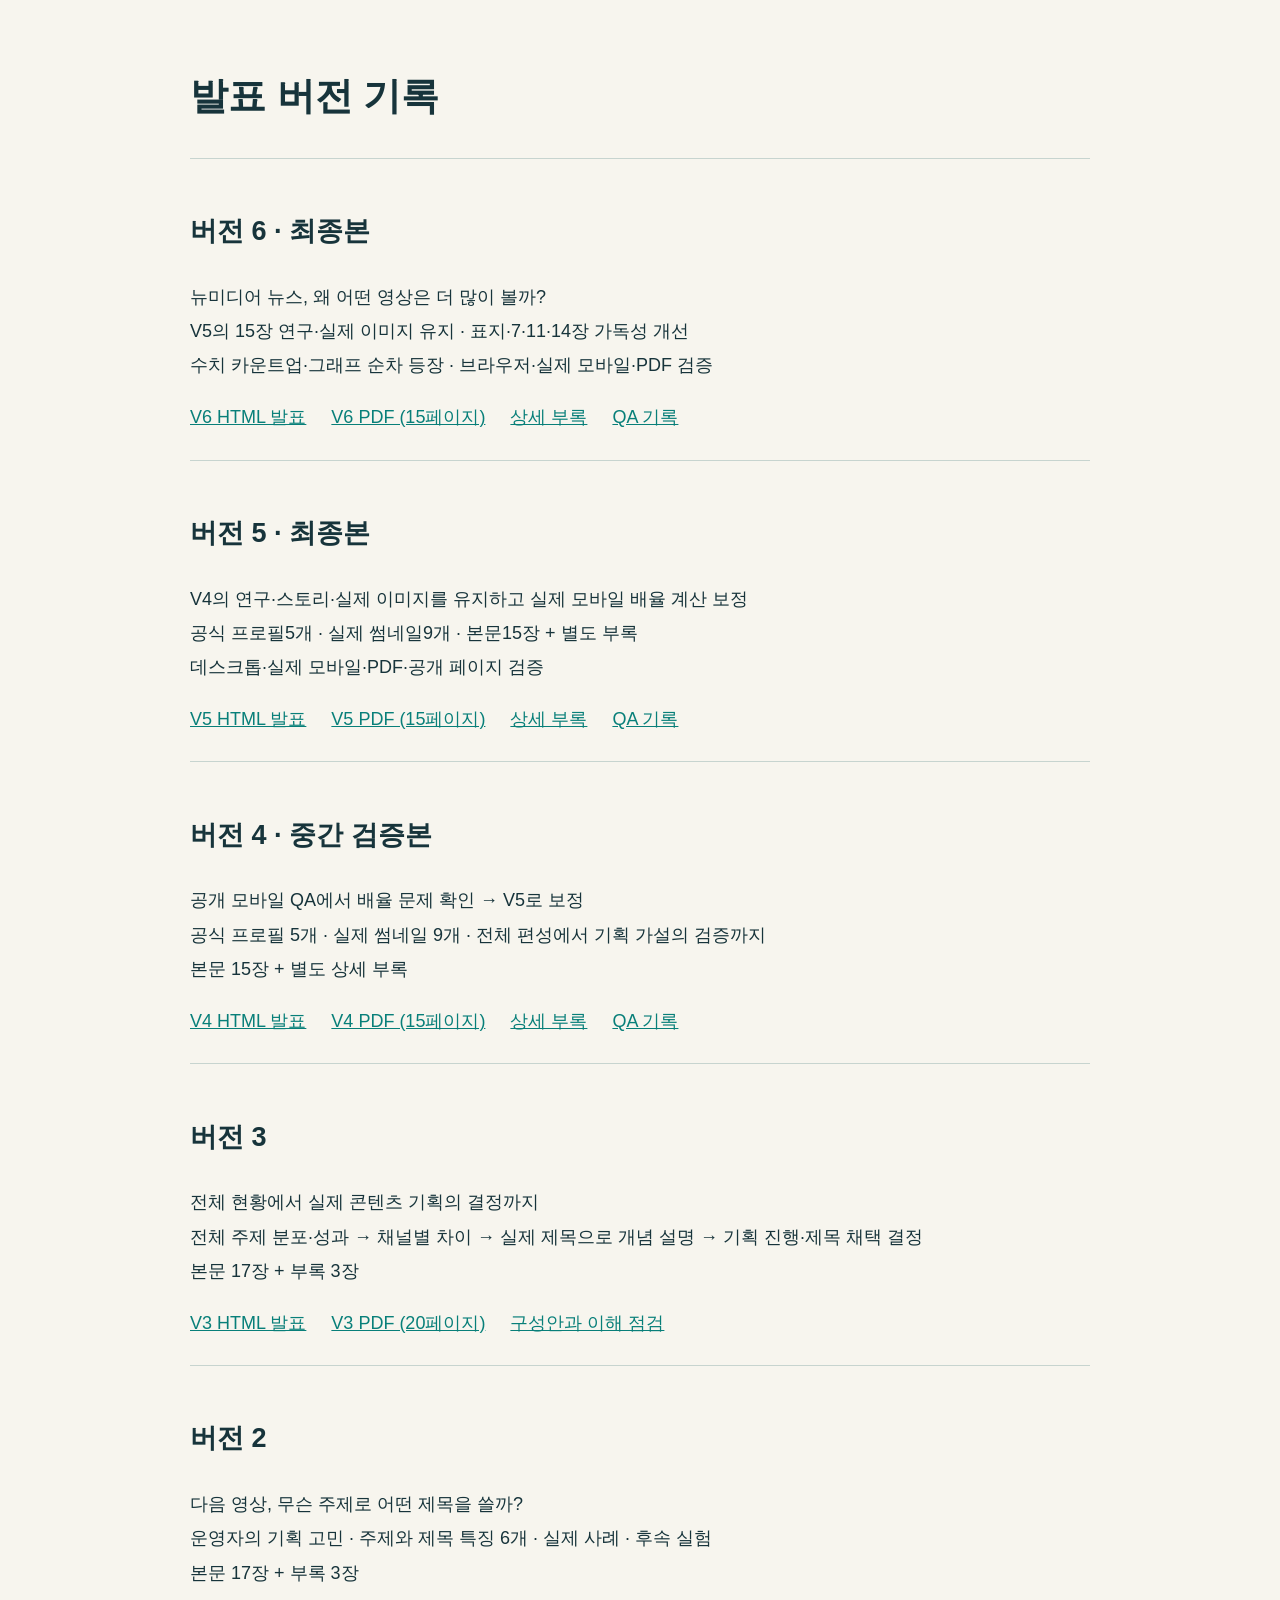
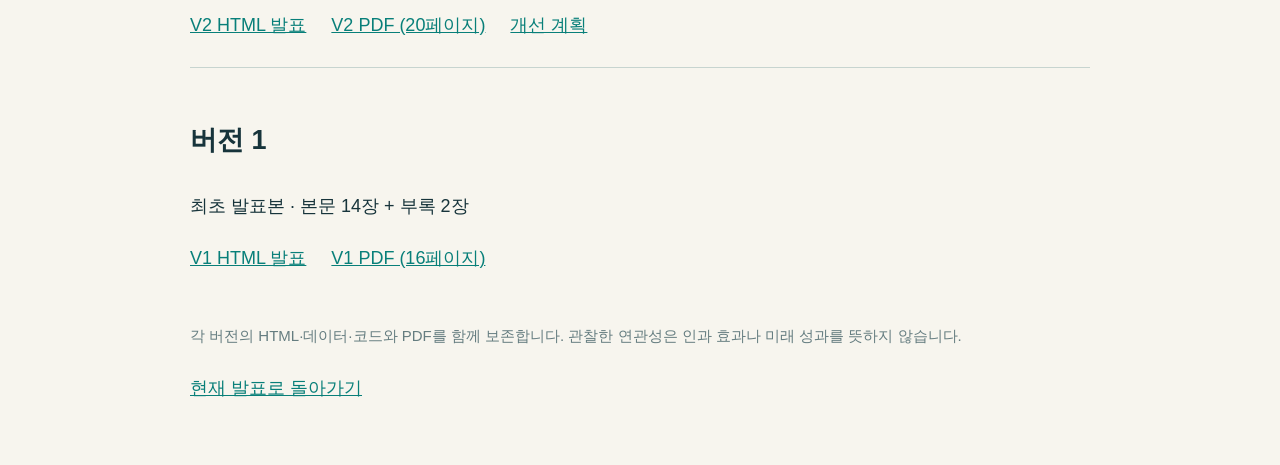
<file: versions/index.html>
<!doctype html><html lang="ko"><meta charset="utf-8"><meta name="viewport" content="width=device-width,initial-scale=1"><title>발표 버전 기록</title><style>body{max-width:900px;margin:60px auto;padding:0 24px;background:#f7f5ee;color:#17343b;font:18px/1.9 "Malgun Gothic",sans-serif}a{color:#087f79;margin-right:25px}h1{font-size:38px}article{padding:25px 0;border-top:1px solid #c7d4cf}small{color:#657d80}</style><h1>발표 버전 기록</h1><article><h2>버전 6 · 최종본</h2><p>뉴미디어 뉴스, 왜 어떤 영상은 더 많이 볼까?<br>V5의 15장 연구·실제 이미지 유지 · 표지·7·11·14장 가독성 개선<br>수치 카운트업·그래프 순차 등장 · 브라우저·실제 모바일·PDF 검증</p><a href="v6/index.html">V6 HTML 발표</a><a href="v6/news-topics-v6.pdf">V6 PDF (15페이지)</a><a href="v6/appendix.html">상세 부록</a><a href="v6/qa_report.md">QA 기록</a></article><article><h2>버전 5 · 최종본</h2><p>V4의 연구·스토리·실제 이미지를 유지하고 실제 모바일 배율 계산 보정<br>공식 프로필5개 · 실제 썸네일9개 · 본문15장 + 별도 부록<br>데스크톱·실제 모바일·PDF·공개 페이지 검증</p><a href="v5/index.html">V5 HTML 발표</a><a href="v5/news-topics-v5.pdf">V5 PDF (15페이지)</a><a href="v5/appendix.html">상세 부록</a><a href="v5/qa_report.md">QA 기록</a></article><article><h2>버전 4 · 중간 검증본</h2><p>공개 모바일 QA에서 배율 문제 확인 → V5로 보정<br>공식 프로필 5개 · 실제 썸네일 9개 · 전체 편성에서 기획 가설의 검증까지<br>본문 15장 + 별도 상세 부록</p><a href="v4/index.html">V4 HTML 발표</a><a href="v4/news-topics-v4.pdf">V4 PDF (15페이지)</a><a href="v4/appendix.html">상세 부록</a><a href="v4/qa_report.md">QA 기록</a></article><article><h2>버전 3</h2><p>전체 현황에서 실제 콘텐츠 기획의 결정까지<br>전체 주제 분포·성과 → 채널별 차이 → 실제 제목으로 개념 설명 → 기획 진행·제목 채택 결정<br>본문 17장 + 부록 3장</p><a href="v3/index.html">V3 HTML 발표</a><a href="v3/news-topics-v3.pdf">V3 PDF (20페이지)</a><a href="v3/improvement_plan.md">구성안과 이해 점검</a></article><article><h2>버전 2</h2><p>다음 영상, 무슨 주제로 어떤 제목을 쓸까?<br>운영자의 기획 고민 · 주제와 제목 특징 6개 · 실제 사례 · 후속 실험<br>본문 17장 + 부록 3장</p><a href="v2/index.html">V2 HTML 발표</a><a href="v2/news-topics-v2.pdf">V2 PDF (20페이지)</a><a href="v2/improvement_plan.md">개선 계획</a></article><article><h2>버전 1</h2><p>최초 발표본 · 본문 14장 + 부록 2장</p><a href="v1/index.html">V1 HTML 발표</a><a href="v1/news-topics-v1.pdf">V1 PDF (16페이지)</a></article><p><small>각 버전의 HTML·데이터·코드와 PDF를 함께 보존합니다. 관찰한 연관성은 인과 효과나 미래 성과를 뜻하지 않습니다.</small></p><a href="../index.html">현재 발표로 돌아가기</a></html>
</file>
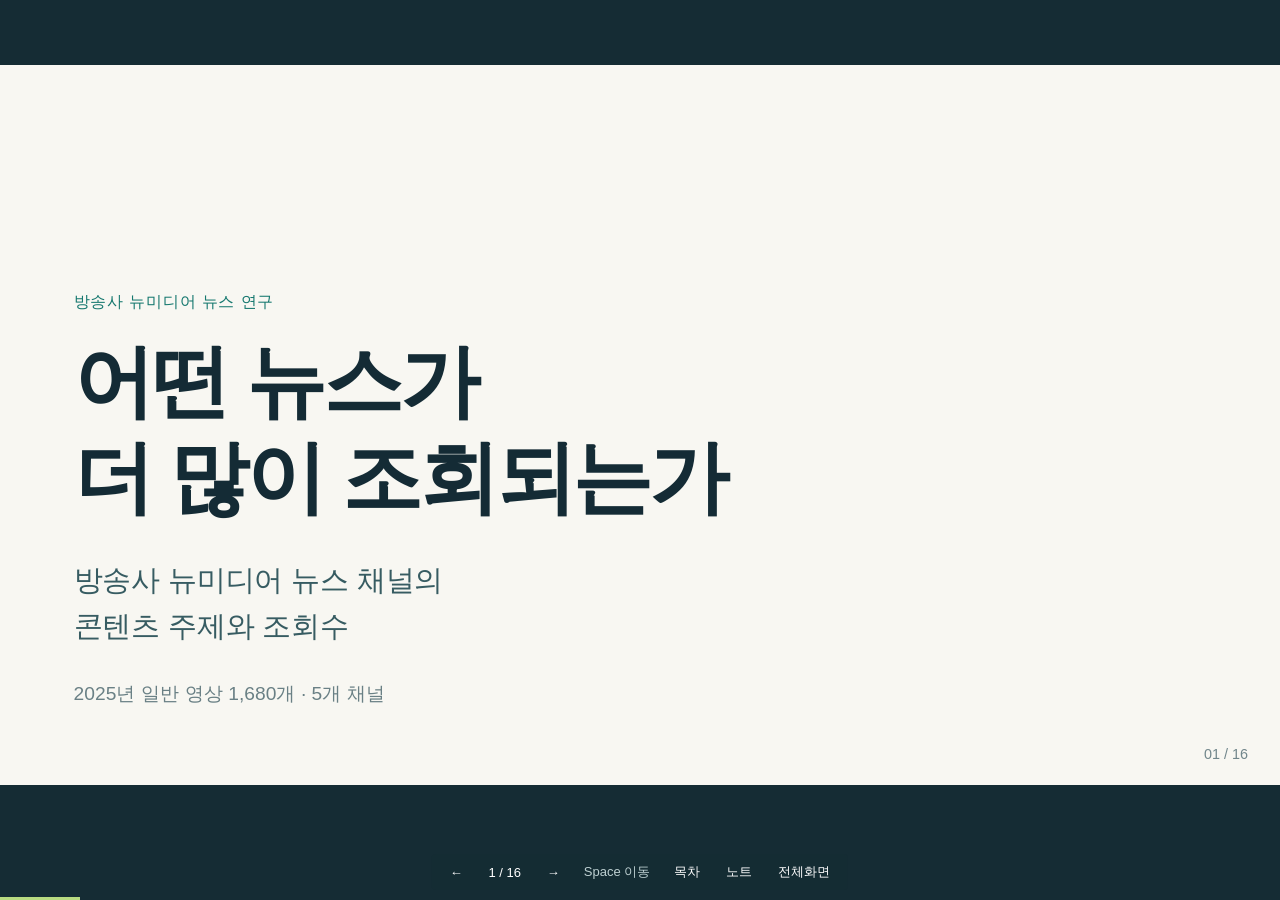
<file: versions/v1/index.html>
<!doctype html><html lang="ko"><head><meta charset="utf-8"><meta name="viewport" content="width=device-width,initial-scale=1"><meta name="description" content="2025년 5개 방송사 뉴미디어 뉴스 채널의 일반 영상 1680개를 바탕으로 주제와 조회수의 관계를 탐색한 발표"><title>뉴스의 주제와 조회수 | 연구 발표</title><link rel="stylesheet" href="style.css"><script src="assets/anime.min.js" defer></script><script src="deck.js" defer></script></head><body><main id="stage" aria-label="발표 슬라이드">
<section class="slide cover active" id="slide-1" aria-label="슬라이드 1" aria-hidden="false">
<div class="eyebrow">방송사 뉴미디어 뉴스 연구</div>
<h1>어떤 뉴스가<br>더 많이 조회되는가</h1><div class="body"><p class="cover-rq">방송사 뉴미디어 뉴스 채널의<br>콘텐츠 주제와 조회수</p><p class="cover-meta">2025년 일반 영상 1,680개 · 5개 채널</p></div>

<span class="slidenum">01 / 16</span></section>
<section class="slide " id="slide-2" aria-label="슬라이드 2" aria-hidden="true">

<h1>많이 만드는 주제가 더 높은 조회수와 연결될까?</h1><div class="body"><svg viewBox="0 0 1400 420" role="img" aria-label="비디오머그의 정치 국제 및 기술 디지털 주제 비중과 상대 조회수" xmlns="http://www.w3.org/2000/svg"><text x="0" y="110" font-size="34" fill="#142b35" text-anchor="start" font-weight="600" >정치·국제</text><rect x="270" y="77" width="508.84718498659515" height="52" fill="#9db5ad" /><text x="798.8471849865952" y="113" font-size="36" fill="#142b35" text-anchor="start" font-weight="700" >78%</text><text x="1120" y="115" font-size="48" fill="#16786f" text-anchor="middle" font-weight="700" >1.06배</text><text x="1120" y="158" font-size="22" fill="#677c82" text-anchor="middle" font-weight="400" >n=292</text><text x="0" y="280" font-size="34" fill="#142b35" text-anchor="start" font-weight="600" >기술·디지털</text><rect x="270" y="247" width="155.09383378016085" height="52" fill="#9db5ad" /><text x="445.0938337801608" y="283" font-size="36" fill="#142b35" text-anchor="start" font-weight="700" >24%</text><text x="1120" y="285" font-size="48" fill="#16786f" text-anchor="middle" font-weight="700" >1.79배</text><text x="1120" y="328" font-size="22" fill="#677c82" text-anchor="middle" font-weight="400" >n=89</text><text x="270" y="35" font-size="23" fill="#677c82" text-anchor="start" font-weight="400" >업로드 중 해당 주제 비중</text><text x="1120" y="35" font-size="23" fill="#677c82" text-anchor="middle" font-weight="400" >상대 조회수</text></svg><p class="takeaway">비디오머그에서 두 지표는 같은 순서로 움직이지 않았습니다</p></div>
<footer class="foot">비디오머그 · 제목+설명 사전 분류 · 복수 태그 · 상대 조회수 = 주제 중앙값 / 채널 중앙값</footer>
<span class="slidenum">02 / 16</span></section>
<section class="slide rq" id="slide-3" aria-label="슬라이드 3" aria-hidden="true">

<h1>방송사 뉴미디어 뉴스 채널에서<br>콘텐츠 주제에 따라 조회수는 어떻게 달라지는가?</h1><div class="body"><div class="research-questions"><div><span>01</span><p>어떤 주제에서<br>상대 조회수가 높은가?</p></div><div><span>02</span><p>같은 주제의 패턴이<br>채널마다 다른가?</p></div></div><div class="channel-line">14F · 크랩 KLAB · 스브스뉴스 · 소탐대실 · 비디오머그</div></div>
<footer class="foot">연구 단위는 방송사가 아니라 개별 채널의 일반 영상</footer>
<span class="slidenum">03 / 16</span></section>
<section class="slide " id="slide-4" aria-label="슬라이드 4" aria-hidden="true">

<h1>2025년 영상, 2026년 시점의 누적 조회수</h1><div class="body"><div class="dateline"><span>업로드 2025.01–12</span><span>조회수 수집 2026.10.18</span></div><svg viewBox="0 0 1400 410" role="img" aria-label="채널별 수집 영상 수" xmlns="http://www.w3.org/2000/svg"><text x="0" y="61" font-size="27" fill="#142b35" text-anchor="start" font-weight="600" >14F (MBC)</text><rect x="330" y="34" width="862.5" height="38" fill="#16786f" /><text x="1212.5" y="62" font-size="29" fill="#16786f" text-anchor="start" font-weight="700" >575</text><text x="0" y="134" font-size="27" fill="#142b35" text-anchor="start" font-weight="600" >크랩 KLAB (KBS)</text><rect x="330" y="107" width="555.0" height="38" fill="#356bd4" /><text x="905.0" y="135" font-size="29" fill="#356bd4" text-anchor="start" font-weight="700" >370</text><text x="0" y="207" font-size="27" fill="#142b35" text-anchor="start" font-weight="600" >스브스뉴스 (SBS)</text><rect x="330" y="180" width="472.5" height="38" fill="#b35930" /><text x="822.5" y="208" font-size="29" fill="#b35930" text-anchor="start" font-weight="700" >315</text><text x="0" y="280" font-size="27" fill="#142b35" text-anchor="start" font-weight="600" >소탐대실 (JTBC)</text><rect x="330" y="253" width="70.5" height="38" fill="#8862b2" /><text x="420.5" y="281" font-size="29" fill="#8862b2" text-anchor="start" font-weight="700" >47</text><text x="0" y="353" font-size="27" fill="#142b35" text-anchor="start" font-weight="600" >비디오머그 (SBS)</text><rect x="330" y="326" width="559.5" height="38" fill="#253d69" /><text x="909.5" y="354" font-size="29" fill="#253d69" text-anchor="start" font-weight="700" >373</text></svg></div>
<footer class="foot">Firecrawl 수집 · 쇼츠·라이브 제외 · 공개·접근 가능 영상 · 중복·7개 필드 결측 0건</footer>
<span class="slidenum">04 / 16</span></section>
<section class="slide " id="slide-5" aria-label="슬라이드 5" aria-hidden="true">

<h1>주제는 제목과 설명의 단어로 탐색했습니다</h1><div class="body"><div class="classification"><div class="large-stat"><strong>83.2<small>%</small></strong><p>8개 주제 중 하나 이상에 해당</p></div><div class="topic-list"><span>정치·국제</span><span>경제·소비</span><span>기술·디지털</span><span>음식·외식</span><span>건강·의학</span><span>사회·생활</span><span>과학·환경</span><span>문화·연예</span></div></div><p class="takeaway">미분류 282개 · 복수 주제 723개</p></div>
<footer class="foot">8개 사전 · 복수 태그 허용 · n&lt;10 비교값 비표시 · 이전 EDA보다 범주 보완</footer>
<span class="slidenum">05 / 16</span></section>
<section class="slide " id="slide-6" aria-label="슬라이드 6" aria-hidden="true">

<h1>채널마다 다른 조회수 기준선</h1><div class="body"><svg viewBox="0 0 1400 450" role="img" aria-label="채널별 조회수 중앙값" xmlns="http://www.w3.org/2000/svg"><text x="0" y="57" font-size="28" fill="#142b35" text-anchor="start" font-weight="600" >14F</text><line x1="230" y1="50" x2="632.3033333333333" y2="50" stroke="#16786f" stroke-width="6" /><circle cx="632.3033333333333" cy="50" r="10" fill="#16786f"/><text x="652.3033333333333" y="58" font-size="28" fill="#16786f" text-anchor="start" font-weight="700" >12.1만</text><text x="0" y="132" font-size="28" fill="#142b35" text-anchor="start" font-weight="600" >크랩 KLAB</text><line x1="230" y1="125" x2="1069.785" y2="125" stroke="#356bd4" stroke-width="6" /><circle cx="1069.785" cy="125" r="10" fill="#356bd4"/><text x="1089.785" y="133" font-size="28" fill="#356bd4" text-anchor="start" font-weight="700" >25.2만</text><text x="0" y="207" font-size="28" fill="#142b35" text-anchor="start" font-weight="600" >스브스뉴스</text><line x1="230" y1="200" x2="1014.0166666666668" y2="200" stroke="#b35930" stroke-width="6" /><circle cx="1014.0166666666668" cy="200" r="10" fill="#b35930"/><text x="1034.0166666666669" y="208" font-size="28" fill="#b35930" text-anchor="start" font-weight="700" >23.5만</text><text x="0" y="282" font-size="28" fill="#142b35" text-anchor="start" font-weight="600" >소탐대실</text><line x1="230" y1="275" x2="1087.5133333333333" y2="275" stroke="#8862b2" stroke-width="6" /><circle cx="1087.5133333333333" cy="275" r="10" fill="#8862b2"/><text x="1107.5133333333333" y="283" font-size="28" fill="#8862b2" text-anchor="start" font-weight="700" >25.7만</text><text x="0" y="357" font-size="28" fill="#142b35" text-anchor="start" font-weight="600" >비디오머그</text><line x1="230" y1="350" x2="610.46" y2="350" stroke="#253d69" stroke-width="6" /><circle cx="610.46" cy="350" r="10" fill="#253d69"/><text x="630.46" y="358" font-size="28" fill="#253d69" text-anchor="start" font-weight="700" >11.4만</text><text x="230.0" y="430" font-size="21" fill="#677c82" text-anchor="middle" font-weight="400" >0만</text><text x="563.3333333333334" y="430" font-size="21" fill="#677c82" text-anchor="middle" font-weight="400" >10만</text><text x="896.6666666666667" y="430" font-size="21" fill="#677c82" text-anchor="middle" font-weight="400" >20만</text><text x="1230.0" y="430" font-size="21" fill="#677c82" text-anchor="middle" font-weight="400" >30만</text></svg><div class="formula"><b>상대 조회수</b><span>주제별 중앙값 ÷ 같은 채널 전체 중앙값</span><strong>기준 = 1</strong></div></div>
<footer class="foot">누적 조회수 중앙값 · 소탐대실 n=47로 표본이 작음</footer>
<span class="slidenum">06 / 16</span></section>
<section class="slide matrix" id="slide-7" aria-label="슬라이드 7" aria-hidden="true">

<h1>주제별 상대 조회수는 채널마다 다릅니다</h1><div class="body"><svg viewBox="0 0 1400 510" role="img" aria-label="5개 채널과 8개 주제의 상대 조회수 히트맵, 표본 10개 미만은 빈칸" xmlns="http://www.w3.org/2000/svg"><text x="277.0" y="45" font-size="22" fill="#142b35" text-anchor="middle" font-weight="600" >정치·국제</text><text x="421.0" y="45" font-size="22" fill="#142b35" text-anchor="middle" font-weight="600" >경제·소비</text><text x="565.0" y="45" font-size="22" fill="#142b35" text-anchor="middle" font-weight="600" >기술·디지털</text><text x="709.0" y="45" font-size="22" fill="#142b35" text-anchor="middle" font-weight="600" >음식·외식</text><text x="853.0" y="45" font-size="22" fill="#142b35" text-anchor="middle" font-weight="600" >건강·의학</text><text x="997.0" y="45" font-size="22" fill="#142b35" text-anchor="middle" font-weight="600" >사회·생활</text><text x="1141.0" y="45" font-size="22" fill="#142b35" text-anchor="middle" font-weight="600" >과학·환경</text><text x="1285.0" y="45" font-size="22" fill="#142b35" text-anchor="middle" font-weight="600" >문화·연예</text><text x="0" y="125" font-size="27" fill="#142b35" text-anchor="start" font-weight="600" >14F</text><rect x="208" y="88" width="138" height="65" fill="#c5dad3" /><text x="277.0" y="117" font-size="27" fill="#142b35" text-anchor="middle" font-weight="700" >1.16</text><text x="277.0" y="141" font-size="17" fill="#142b35" text-anchor="middle" font-weight="400" >n=168</text><rect x="352" y="88" width="138" height="65" fill="#e6e1de" /><text x="421.0" y="117" font-size="27" fill="#142b35" text-anchor="middle" font-weight="700" >0.90</text><text x="421.0" y="141" font-size="17" fill="#142b35" text-anchor="middle" font-weight="400" >n=140</text><rect x="496" y="88" width="138" height="65" fill="#e6e1dd" /><text x="565.0" y="117" font-size="27" fill="#142b35" text-anchor="middle" font-weight="700" >0.90</text><text x="565.0" y="141" font-size="17" fill="#142b35" text-anchor="middle" font-weight="400" >n=49</text><rect x="640" y="88" width="138" height="65" fill="#68a69d" /><text x="709.0" y="117" font-size="27" fill="white" text-anchor="middle" font-weight="700" >1.49</text><text x="709.0" y="141" font-size="17" fill="white" text-anchor="middle" font-weight="400" >n=154</text><rect x="784" y="88" width="138" height="65" fill="#92beb5" /><text x="853.0" y="117" font-size="27" fill="#142b35" text-anchor="middle" font-weight="700" >1.34</text><text x="853.0" y="141" font-size="17" fill="#142b35" text-anchor="middle" font-weight="400" >n=34</text><rect x="928" y="88" width="138" height="65" fill="#ccded7" /><text x="997.0" y="117" font-size="27" fill="#142b35" text-anchor="middle" font-weight="700" >1.13</text><text x="997.0" y="141" font-size="17" fill="#142b35" text-anchor="middle" font-weight="400" >n=81</text><rect x="1072" y="88" width="138" height="65" fill="#ccded7" /><text x="1141.0" y="117" font-size="27" fill="#142b35" text-anchor="middle" font-weight="700" >1.13</text><text x="1141.0" y="141" font-size="17" fill="#142b35" text-anchor="middle" font-weight="400" >n=39</text><rect x="1216" y="88" width="138" height="65" fill="#c9ddd5" /><text x="1285.0" y="117" font-size="27" fill="#142b35" text-anchor="middle" font-weight="700" >1.14</text><text x="1285.0" y="141" font-size="17" fill="#142b35" text-anchor="middle" font-weight="400" >n=56</text><text x="0" y="195" font-size="27" fill="#142b35" text-anchor="start" font-weight="600" >크랩 KLAB</text><rect x="208" y="158" width="138" height="65" fill="#bad4cc" /><text x="277.0" y="187" font-size="27" fill="#142b35" text-anchor="middle" font-weight="700" >1.20</text><text x="277.0" y="211" font-size="17" fill="#142b35" text-anchor="middle" font-weight="400" >n=147</text><rect x="352" y="158" width="138" height="65" fill="#a8cac2" /><text x="421.0" y="187" font-size="27" fill="#142b35" text-anchor="middle" font-weight="700" >1.26</text><text x="421.0" y="211" font-size="17" fill="#142b35" text-anchor="middle" font-weight="400" >n=95</text><rect x="496" y="158" width="138" height="65" fill="#c1d8d0" /><text x="565.0" y="187" font-size="27" fill="#142b35" text-anchor="middle" font-weight="700" >1.17</text><text x="565.0" y="211" font-size="17" fill="#142b35" text-anchor="middle" font-weight="400" >n=39</text><rect x="640" y="158" width="138" height="65" fill="#70aba2" /><text x="709.0" y="187" font-size="27" fill="white" text-anchor="middle" font-weight="700" >1.46</text><text x="709.0" y="211" font-size="17" fill="white" text-anchor="middle" font-weight="400" >n=38</text><rect x="784" y="158" width="138" height="65" fill="#e1eae3" /><text x="853.0" y="187" font-size="27" fill="#142b35" text-anchor="middle" font-weight="700" >1.06</text><text x="853.0" y="211" font-size="17" fill="#142b35" text-anchor="middle" font-weight="400" >n=33</text><rect x="928" y="158" width="138" height="65" fill="#eeefe9" /><text x="997.0" y="187" font-size="27" fill="#142b35" text-anchor="middle" font-weight="700" >0.98</text><text x="997.0" y="211" font-size="17" fill="#142b35" text-anchor="middle" font-weight="400" >n=63</text><rect x="1072" y="158" width="138" height="65" fill="#cdb7bd" /><text x="1141.0" y="187" font-size="27" fill="#142b35" text-anchor="middle" font-weight="700" >0.67</text><text x="1141.0" y="211" font-size="17" fill="#142b35" text-anchor="middle" font-weight="400" >n=26</text><rect x="1216" y="158" width="138" height="65" fill="#bfd7cf" /><text x="1285.0" y="187" font-size="27" fill="#142b35" text-anchor="middle" font-weight="700" >1.18</text><text x="1285.0" y="211" font-size="17" fill="#142b35" text-anchor="middle" font-weight="400" >n=48</text><text x="0" y="265" font-size="27" fill="#142b35" text-anchor="start" font-weight="600" >스브스뉴스</text><rect x="208" y="228" width="138" height="65" fill="#b6d2ca" /><text x="277.0" y="257" font-size="27" fill="#142b35" text-anchor="middle" font-weight="700" >1.21</text><text x="277.0" y="281" font-size="17" fill="#142b35" text-anchor="middle" font-weight="400" >n=76</text><rect x="352" y="228" width="138" height="65" fill="#d1e1da" /><text x="421.0" y="257" font-size="27" fill="#142b35" text-anchor="middle" font-weight="700" >1.11</text><text x="421.0" y="281" font-size="17" fill="#142b35" text-anchor="middle" font-weight="400" >n=87</text><rect x="496" y="228" width="138" height="65" fill="#d8cacc" /><text x="565.0" y="257" font-size="27" fill="#142b35" text-anchor="middle" font-weight="700" >0.77</text><text x="565.0" y="281" font-size="17" fill="#142b35" text-anchor="middle" font-weight="400" >n=19</text><rect x="640" y="228" width="138" height="65" fill="#e7e2df" /><text x="709.0" y="257" font-size="27" fill="#142b35" text-anchor="middle" font-weight="700" >0.91</text><text x="709.0" y="281" font-size="17" fill="#142b35" text-anchor="middle" font-weight="400" >n=39</text><rect x="784" y="228" width="138" height="65" fill="#dfd6d5" /><text x="853.0" y="257" font-size="27" fill="#142b35" text-anchor="middle" font-weight="700" >0.84</text><text x="853.0" y="281" font-size="17" fill="#142b35" text-anchor="middle" font-weight="400" >n=44</text><rect x="928" y="228" width="138" height="65" fill="#cbded6" /><text x="997.0" y="257" font-size="27" fill="#142b35" text-anchor="middle" font-weight="700" >1.14</text><text x="997.0" y="281" font-size="17" fill="#142b35" text-anchor="middle" font-weight="400" >n=96</text><rect x="1072" y="228" width="138" height="65" fill="#d1e1da" /><text x="1141.0" y="257" font-size="27" fill="#142b35" text-anchor="middle" font-weight="700" >1.11</text><text x="1141.0" y="281" font-size="17" fill="#142b35" text-anchor="middle" font-weight="400" >n=36</text><rect x="1216" y="228" width="138" height="65" fill="#edece7" /><text x="1285.0" y="257" font-size="27" fill="#142b35" text-anchor="middle" font-weight="700" >0.96</text><text x="1285.0" y="281" font-size="17" fill="#142b35" text-anchor="middle" font-weight="400" >n=27</text><text x="0" y="335" font-size="27" fill="#142b35" text-anchor="start" font-weight="600" >소탐대실</text><rect x="208" y="298" width="138" height="65" fill="#e8ebe7" /><text x="277.0" y="327" font-size="27" fill="#677c82" text-anchor="middle" font-weight="700" >—</text><text x="277.0" y="351" font-size="17" fill="#677c82" text-anchor="middle" font-weight="400" >n=1</text><rect x="352" y="298" width="138" height="65" fill="#e8ebe7" /><text x="421.0" y="327" font-size="27" fill="#677c82" text-anchor="middle" font-weight="700" >—</text><text x="421.0" y="351" font-size="17" fill="#677c82" text-anchor="middle" font-weight="400" >n=4</text><rect x="496" y="298" width="138" height="65" fill="#e8ebe7" /><text x="565.0" y="327" font-size="27" fill="#677c82" text-anchor="middle" font-weight="700" >—</text><text x="565.0" y="351" font-size="17" fill="#677c82" text-anchor="middle" font-weight="400" >n=2</text><rect x="640" y="298" width="138" height="65" fill="#d8cacb" /><text x="709.0" y="327" font-size="27" fill="#142b35" text-anchor="middle" font-weight="700" >0.77</text><text x="709.0" y="351" font-size="17" fill="#142b35" text-anchor="middle" font-weight="400" >n=10</text><rect x="784" y="298" width="138" height="65" fill="#e8ebe7" /><text x="853.0" y="327" font-size="27" fill="#677c82" text-anchor="middle" font-weight="700" >—</text><text x="853.0" y="351" font-size="17" fill="#677c82" text-anchor="middle" font-weight="400" >n=9</text><rect x="928" y="298" width="138" height="65" fill="#e8ebe7" /><text x="997.0" y="327" font-size="27" fill="#677c82" text-anchor="middle" font-weight="700" >—</text><text x="997.0" y="351" font-size="17" fill="#677c82" text-anchor="middle" font-weight="400" >n=9</text><rect x="1072" y="298" width="138" height="65" fill="#dfe9e1" /><text x="1141.0" y="327" font-size="27" fill="#142b35" text-anchor="middle" font-weight="700" >1.06</text><text x="1141.0" y="351" font-size="17" fill="#142b35" text-anchor="middle" font-weight="400" >n=11</text><rect x="1216" y="298" width="138" height="65" fill="#e8ebe7" /><text x="1285.0" y="327" font-size="27" fill="#677c82" text-anchor="middle" font-weight="700" >—</text><text x="1285.0" y="351" font-size="17" fill="#677c82" text-anchor="middle" font-weight="400" >n=3</text><text x="0" y="405" font-size="27" fill="#142b35" text-anchor="start" font-weight="600" >비디오머그</text><rect x="208" y="368" width="138" height="65" fill="#dfe9e2" /><text x="277.0" y="397" font-size="27" fill="#142b35" text-anchor="middle" font-weight="700" >1.06</text><text x="277.0" y="421" font-size="17" fill="#142b35" text-anchor="middle" font-weight="400" >n=292</text><rect x="352" y="368" width="138" height="65" fill="#419187" /><text x="421.0" y="397" font-size="27" fill="white" text-anchor="middle" font-weight="700" >1.62</text><text x="421.0" y="421" font-size="17" fill="white" text-anchor="middle" font-weight="400" >n=181</text><rect x="496" y="368" width="138" height="65" fill="#12766c" /><text x="565.0" y="397" font-size="27" fill="white" text-anchor="middle" font-weight="700" >1.79</text><text x="565.0" y="421" font-size="17" fill="white" text-anchor="middle" font-weight="400" >n=89</text><rect x="640" y="368" width="138" height="65" fill="#ceb9be" /><text x="709.0" y="397" font-size="27" fill="#142b35" text-anchor="middle" font-weight="700" >0.68</text><text x="709.0" y="421" font-size="17" fill="#142b35" text-anchor="middle" font-weight="400" >n=22</text><rect x="784" y="368" width="138" height="65" fill="#e8e4e0" /><text x="853.0" y="397" font-size="27" fill="#142b35" text-anchor="middle" font-weight="700" >0.92</text><text x="853.0" y="421" font-size="17" fill="#142b35" text-anchor="middle" font-weight="400" >n=41</text><rect x="928" y="368" width="138" height="65" fill="#d5e4dc" /><text x="997.0" y="397" font-size="27" fill="#142b35" text-anchor="middle" font-weight="700" >1.10</text><text x="997.0" y="421" font-size="17" fill="#142b35" text-anchor="middle" font-weight="400" >n=76</text><rect x="1072" y="368" width="138" height="65" fill="#529a90" /><text x="1141.0" y="397" font-size="27" fill="white" text-anchor="middle" font-weight="700" >1.56</text><text x="1141.0" y="421" font-size="17" fill="white" text-anchor="middle" font-weight="400" >n=46</text><rect x="1216" y="368" width="138" height="65" fill="#e9efe7" /><text x="1285.0" y="397" font-size="27" fill="#142b35" text-anchor="middle" font-weight="700" >1.03</text><text x="1285.0" y="421" font-size="17" fill="#142b35" text-anchor="middle" font-weight="400" >n=20</text><text x="205" y="476" font-size="23" fill="#677c82" text-anchor="start" font-weight="400" >1.00 = 채널 전체 중앙값</text><rect x="940" y="451" width="26" height="26" fill="#9a647b" /><text x="980" y="473" font-size="21" fill="#677c82" text-anchor="start" font-weight="400" >기준 아래</text><rect x="1140" y="451" width="26" height="26" fill="#0f756a" /><text x="1180" y="473" font-size="21" fill="#677c82" text-anchor="start" font-weight="400" >기준 위</text></svg></div>
<footer class="foot">제목+설명 사전 분류 · 각 칸 n 병기 · 같은 영상이 여러 열에 포함될 수 있음</footer>
<span class="slidenum">07 / 16</span></section>
<section class="slide " id="slide-8" aria-label="슬라이드 8" aria-hidden="true">

<h1>14F의 음식·외식: 채널 기준의 1.49배</h1><div class="body"><svg viewBox="0 0 1400 410" role="img" aria-label="14F 전체와 음식 외식 영상의 조회수 중앙값 비교" xmlns="http://www.w3.org/2000/svg"><text x="0" y="127" font-size="31" fill="#142b35" text-anchor="start" font-weight="600" >14F 전체</text><rect x="250" y="90" width="555.1786" height="60" fill="#bac9c5" /><text x="830.1786" y="130" font-size="37" fill="#142b35" text-anchor="start" font-weight="700" >12.1만</text><text x="250" y="192" font-size="22" fill="#677c82" text-anchor="start" font-weight="400" >n=575</text><text x="0" y="287" font-size="31" fill="#142b35" text-anchor="start" font-weight="600" >음식·외식</text><rect x="250" y="250" width="824.8398" height="60" fill="#16786f" /><text x="1099.8398" y="290" font-size="37" fill="#16786f" text-anchor="start" font-weight="700" >17.9만</text><text x="250" y="352" font-size="22" fill="#677c82" text-anchor="start" font-weight="400" >n=154</text></svg><div class="example"><span>실제 영상 사례</span><a href="https://www.youtube.com/watch?v=KAAf1g9OCoE" target="_blank" rel="noopener">오렌지 치킨, 찹 수이… 미국식 중화요리 뭐가 다를까🥄ㅣ돈슐랭 / 14F</a><b>150.1만 회</b></div></div>
<footer class="foot">중앙값 비교 · 전체 n=575 / 음식·외식 n=154 · 아래 사례는 주제 내 최고 조회수 영상</footer>
<span class="slidenum">08 / 16</span></section>
<section class="slide " id="slide-9" aria-label="슬라이드 9" aria-hidden="true">

<h1>비디오머그는 경제·기술에서 높게 관찰됩니다</h1><div class="body"><svg viewBox="0 0 1400 350" role="img" aria-label="채널 기준 대비 조회수 중앙값 비율" xmlns="http://www.w3.org/2000/svg"><line x1="260.0" y1="30" x2="260.0" y2="300" stroke="#dbe2df" stroke-width="1" stroke-dasharray="0"/><text x="260.0" y="338" font-size="20" fill="#677c82" text-anchor="middle" font-weight="400" >0배</text><line x1="452.0" y1="30" x2="452.0" y2="300" stroke="#dbe2df" stroke-width="1" stroke-dasharray="0"/><text x="452.0" y="338" font-size="20" fill="#677c82" text-anchor="middle" font-weight="400" >0.5배</text><line x1="644.0" y1="30" x2="644.0" y2="300" stroke="#142b35" stroke-width="2" stroke-dasharray="5 7"/><text x="644.0" y="338" font-size="20" fill="#677c82" text-anchor="middle" font-weight="400" >1배</text><line x1="836.0" y1="30" x2="836.0" y2="300" stroke="#dbe2df" stroke-width="1" stroke-dasharray="0"/><text x="836.0" y="338" font-size="20" fill="#677c82" text-anchor="middle" font-weight="400" >1.5배</text><line x1="1028.0" y1="30" x2="1028.0" y2="300" stroke="#dbe2df" stroke-width="1" stroke-dasharray="0"/><text x="1028.0" y="338" font-size="20" fill="#677c82" text-anchor="middle" font-weight="400" >2배</text><line x1="1220.0" y1="30" x2="1220.0" y2="300" stroke="#dbe2df" stroke-width="1" stroke-dasharray="0"/><text x="1220.0" y="338" font-size="20" fill="#677c82" text-anchor="middle" font-weight="400" >2.5배</text><text x="0" y="100.0" font-size="30" fill="#142b35" text-anchor="start" font-weight="600" >정치·국제</text><line x1="260" y1="95.0" x2="668.1543394837828" y2="95.0" stroke="#16786f" stroke-width="5" /><circle class="datapoint" cx="668.1543394837828" cy="95.0" r="10" fill="#16786f"/><rect x="685.1543394837828" y="72.0" width="125" height="38" fill="#f8f7f2" /><text x="693.1543394837828" y="102.0" font-size="29" fill="#16786f" text-anchor="start" font-weight="700" >1.06배</text><text x="1375" y="100.0" font-size="23" fill="#677c82" text-anchor="end" font-weight="400" >n=292</text><text x="0" y="180.0" font-size="30" fill="#142b35" text-anchor="start" font-weight="600" >경제·소비</text><line x1="260" y1="175.0" x2="883.5550649214109" y2="175.0" stroke="#16786f" stroke-width="5" /><circle class="datapoint" cx="883.5550649214109" cy="175.0" r="10" fill="#16786f"/><rect x="900.5550649214109" y="152.0" width="125" height="38" fill="#f8f7f2" /><text x="908.5550649214109" y="182.0" font-size="29" fill="#16786f" text-anchor="start" font-weight="700" >1.62배</text><text x="1375" y="180.0" font-size="23" fill="#677c82" text-anchor="end" font-weight="400" >n=181</text><text x="0" y="260.0" font-size="30" fill="#142b35" text-anchor="start" font-weight="600" >기술·디지털</text><line x1="260" y1="255.0" x2="947.5786153603533" y2="255.0" stroke="#16786f" stroke-width="5" /><circle class="datapoint" cx="947.5786153603533" cy="255.0" r="10" fill="#16786f"/><rect x="964.5786153603533" y="232.0" width="125" height="38" fill="#f8f7f2" /><text x="972.5786153603533" y="262.0" font-size="29" fill="#16786f" text-anchor="start" font-weight="700" >1.79배</text><text x="1375" y="260.0" font-size="23" fill="#677c82" text-anchor="end" font-weight="400" >n=89</text></svg><div class="example"><span>실제 영상 사례</span><a href="https://www.youtube.com/watch?v=cNGJEI9RZeY" target="_blank" rel="noopener">[지식뉴스] &quot;진짜 돈의 전쟁이 시작됐다&quot;...미 연준(Fed)이 가장 두려워하는 시그널 (ft.오건영 단장) / 교양이를부탁해 / 비디오머그 @sb…</a><b>287.3만 회</b></div></div>
<footer class="foot">비디오머그 전체 중앙값 114,138회 · 주제들은 서로 배타적이지 않음</footer>
<span class="slidenum">09 / 16</span></section>
<section class="slide " id="slide-10" aria-label="슬라이드 10" aria-hidden="true">

<h1>같은 음식 주제도 채널별 패턴이 다릅니다</h1><div class="body"><svg viewBox="0 0 1400 420" role="img" aria-label="채널 기준 대비 조회수 중앙값 비율" xmlns="http://www.w3.org/2000/svg"><line x1="260.0" y1="30" x2="260.0" y2="370" stroke="#dbe2df" stroke-width="1" stroke-dasharray="0"/><text x="260.0" y="408" font-size="20" fill="#677c82" text-anchor="middle" font-weight="400" >0배</text><line x1="478.18181818181813" y1="30" x2="478.18181818181813" y2="370" stroke="#dbe2df" stroke-width="1" stroke-dasharray="0"/><text x="478.18181818181813" y="408" font-size="20" fill="#677c82" text-anchor="middle" font-weight="400" >0.5배</text><line x1="696.3636363636363" y1="30" x2="696.3636363636363" y2="370" stroke="#142b35" stroke-width="2" stroke-dasharray="5 7"/><text x="696.3636363636363" y="408" font-size="20" fill="#677c82" text-anchor="middle" font-weight="400" >1배</text><line x1="914.5454545454545" y1="30" x2="914.5454545454545" y2="370" stroke="#dbe2df" stroke-width="1" stroke-dasharray="0"/><text x="914.5454545454545" y="408" font-size="20" fill="#677c82" text-anchor="middle" font-weight="400" >1.5배</text><line x1="1132.7272727272725" y1="30" x2="1132.7272727272725" y2="370" stroke="#dbe2df" stroke-width="1" stroke-dasharray="0"/><text x="1132.7272727272725" y="408" font-size="20" fill="#677c82" text-anchor="middle" font-weight="400" >2배</text><text x="0" y="91.0" font-size="30" fill="#142b35" text-anchor="start" font-weight="600" >14F</text><line x1="260" y1="86.0" x2="908.3140642406868" y2="86.0" stroke="#16786f" stroke-width="5" /><circle class="datapoint" cx="908.3140642406868" cy="86.0" r="10" fill="#16786f"/><rect x="925.3140642406868" y="63.0" width="125" height="38" fill="#f8f7f2" /><text x="933.3140642406868" y="93.0" font-size="29" fill="#16786f" text-anchor="start" font-weight="700" >1.49배</text><text x="1375" y="91.0" font-size="23" fill="#677c82" text-anchor="end" font-weight="400" >n=154</text><text x="0" y="153.0" font-size="30" fill="#142b35" text-anchor="start" font-weight="600" >크랩 KLAB</text><line x1="260" y1="148.0" x2="895.3963974545433" y2="148.0" stroke="#356bd4" stroke-width="5" /><circle class="datapoint" cx="895.3963974545433" cy="148.0" r="10" fill="#356bd4"/><rect x="912.3963974545433" y="125.0" width="125" height="38" fill="#f8f7f2" /><text x="920.3963974545433" y="155.0" font-size="29" fill="#356bd4" text-anchor="start" font-weight="700" >1.46배</text><text x="1375" y="153.0" font-size="23" fill="#677c82" text-anchor="end" font-weight="400" >n=38</text><text x="0" y="215.0" font-size="30" fill="#142b35" text-anchor="start" font-weight="600" >스브스뉴스</text><line x1="260" y1="210.0" x2="655.3459554624495" y2="210.0" stroke="#b35930" stroke-width="5" /><circle class="datapoint" cx="655.3459554624495" cy="210.0" r="10" fill="#b35930"/><rect x="672.3459554624495" y="187.0" width="125" height="38" fill="#f8f7f2" /><text x="680.3459554624495" y="217.0" font-size="29" fill="#b35930" text-anchor="start" font-weight="700" >0.91배</text><text x="1375" y="215.0" font-size="23" fill="#677c82" text-anchor="end" font-weight="400" >n=39</text><text x="0" y="277.0" font-size="30" fill="#142b35" text-anchor="start" font-weight="600" >소탐대실</text><line x1="260" y1="272.0" x2="595.4121183379426" y2="272.0" stroke="#8862b2" stroke-width="5" /><circle class="datapoint" cx="595.4121183379426" cy="272.0" r="10" fill="#8862b2"/><rect x="612.4121183379426" y="249.0" width="125" height="38" fill="#f8f7f2" /><text x="620.4121183379426" y="279.0" font-size="29" fill="#8862b2" text-anchor="start" font-weight="700" >0.77배</text><text x="1375" y="277.0" font-size="23" fill="#677c82" text-anchor="end" font-weight="400" >n=10</text><text x="0" y="339.0" font-size="30" fill="#142b35" text-anchor="start" font-weight="600" >비디오머그</text><line x1="260" y1="334.0" x2="555.5446277950614" y2="334.0" stroke="#253d69" stroke-width="5" /><circle class="datapoint" cx="555.5446277950614" cy="334.0" r="10" fill="#253d69"/><rect x="572.5446277950614" y="311.0" width="125" height="38" fill="#f8f7f2" /><text x="580.5446277950614" y="341.0" font-size="29" fill="#253d69" text-anchor="start" font-weight="700" >0.68배</text><text x="1375" y="339.0" font-size="23" fill="#677c82" text-anchor="end" font-weight="400" >n=22</text></svg></div>
<footer class="foot">각 채널 전체 중앙값 = 1 · 월·길이 미보정 · 소탐대실 음식 n=10</footer>
<span class="slidenum">10 / 16</span></section>
<section class="slide " id="slide-11" aria-label="슬라이드 11" aria-hidden="true">

<h1>분류 방식을 바꾸면 달라지는 결과도 있습니다</h1><div class="body"><div class="legend"><span style="color:#16786f">● 제목+설명</span><span style="color:#7650a0">● 제목만</span></div><svg viewBox="0 0 1400 455" role="img" aria-label="제목 설명 기반 분류와 제목만 분류한 상대 조회수 비교" xmlns="http://www.w3.org/2000/svg"><line x1="300.0" y1="50" x2="300.0" y2="390" stroke="#dbe2df" stroke-width="1" stroke-dasharray="0"/><text x="300.0" y="430" font-size="22" fill="#677c82" text-anchor="middle" font-weight="400" >0배</text><line x1="446.66666666666663" y1="50" x2="446.66666666666663" y2="390" stroke="#dbe2df" stroke-width="1" stroke-dasharray="0"/><text x="446.66666666666663" y="430" font-size="22" fill="#677c82" text-anchor="middle" font-weight="400" >0.5배</text><line x1="593.3333333333333" y1="50" x2="593.3333333333333" y2="390" stroke="#142b35" stroke-width="2" stroke-dasharray="5 7"/><text x="593.3333333333333" y="430" font-size="22" fill="#677c82" text-anchor="middle" font-weight="400" >1배</text><line x1="740.0" y1="50" x2="740.0" y2="390" stroke="#dbe2df" stroke-width="1" stroke-dasharray="0"/><text x="740.0" y="430" font-size="22" fill="#677c82" text-anchor="middle" font-weight="400" >1.5배</text><line x1="886.6666666666666" y1="50" x2="886.6666666666666" y2="390" stroke="#dbe2df" stroke-width="1" stroke-dasharray="0"/><text x="886.6666666666666" y="430" font-size="22" fill="#677c82" text-anchor="middle" font-weight="400" >2배</text><line x1="1033.3333333333333" y1="50" x2="1033.3333333333333" y2="390" stroke="#dbe2df" stroke-width="1" stroke-dasharray="0"/><text x="1033.3333333333333" y="430" font-size="22" fill="#677c82" text-anchor="middle" font-weight="400" >2.5배</text><line x1="1180.0" y1="50" x2="1180.0" y2="390" stroke="#dbe2df" stroke-width="1" stroke-dasharray="0"/><text x="1180.0" y="430" font-size="22" fill="#677c82" text-anchor="middle" font-weight="400" >3배</text><text x="0" y="82" font-size="24" fill="#142b35" text-anchor="start" font-weight="600" >14F</text><text x="0" y="112" font-size="24" fill="#677c82" text-anchor="start" font-weight="400" >음식·외식</text><line x1="735.811120961795" y1="90" x2="852.1202630408784" y2="90" stroke="#a3b0ad" stroke-width="6" /><circle cx="735.811120961795" cy="90" r="10" fill="#16786f"/><circle cx="852.1202630408784" cy="90" r="10" fill="#7650a0"/><text x="1370" y="81" font-size="26" fill="#142b35" text-anchor="end" font-weight="700" >1.49 → 1.88</text><text x="1370" y="111" font-size="19" fill="#677c82" text-anchor="end" font-weight="400" >n=154 → 105</text><text x="0" y="167" font-size="24" fill="#142b35" text-anchor="start" font-weight="600" >비디오머그</text><text x="0" y="197" font-size="24" fill="#677c82" text-anchor="start" font-weight="400" >경제·소비</text><line x1="776.3267857038555" y1="175" x2="696.6417260976478" y2="175" stroke="#a3b0ad" stroke-width="6" /><circle cx="776.3267857038555" cy="175" r="10" fill="#16786f"/><circle cx="696.6417260976478" cy="175" r="10" fill="#7650a0"/><text x="1370" y="166" font-size="26" fill="#142b35" text-anchor="end" font-weight="700" >1.62 → 1.35</text><text x="1370" y="196" font-size="19" fill="#677c82" text-anchor="end" font-weight="400" >n=181 → 44</text><text x="0" y="252" font-size="24" fill="#142b35" text-anchor="start" font-weight="600" >비디오머그</text><text x="0" y="282" font-size="24" fill="#677c82" text-anchor="start" font-weight="400" >기술·디지털</text><line x1="825.2336645113809" y1="260" x2="1060.3760360265642" y2="260" stroke="#a3b0ad" stroke-width="6" /><circle cx="825.2336645113809" cy="260" r="10" fill="#16786f"/><circle cx="1060.3760360265642" cy="260" r="10" fill="#7650a0"/><text x="1370" y="251" font-size="26" fill="#142b35" text-anchor="end" font-weight="700" >1.79 → 2.59</text><text x="1370" y="281" font-size="19" fill="#677c82" text-anchor="end" font-weight="400" >n=89 → 30</text><text x="0" y="337" font-size="24" fill="#142b35" text-anchor="start" font-weight="600" >스브스뉴스</text><text x="0" y="367" font-size="24" fill="#677c82" text-anchor="start" font-weight="400" >정치·국제</text><line x1="654.6738660601036" y1="345" x2="565.7603367275356" y2="345" stroke="#a3b0ad" stroke-width="6" /><circle cx="654.6738660601036" cy="345" r="10" fill="#16786f"/><circle cx="565.7603367275356" cy="345" r="10" fill="#7650a0"/><text x="1370" y="336" font-size="26" fill="#142b35" text-anchor="end" font-weight="700" >1.21 → 0.91</text><text x="1370" y="366" font-size="19" fill="#677c82" text-anchor="end" font-weight="400" >n=76 → 31</text></svg></div>
<footer class="foot">같은 사전·같은 채널 기준선 · 포함 영상이 달라짐 · 민감도 확인이며 통계적 강건성 입증 아님</footer>
<span class="slidenum">11 / 16</span></section>
<section class="slide wide-label" id="slide-12" aria-label="슬라이드 12" aria-hidden="true">

<h1>업로드 월을 고려한 비교에서도 높은 방향이 남습니다</h1><div class="body"><svg viewBox="0 0 1400 345" role="img" aria-label="채널 기준 대비 조회수 중앙값 비율" xmlns="http://www.w3.org/2000/svg"><line x1="540.0" y1="30" x2="540.0" y2="295" stroke="#dbe2df" stroke-width="1" stroke-dasharray="0"/><text x="540.0" y="333" font-size="20" fill="#677c82" text-anchor="middle" font-weight="400" >0배</text><line x1="637.1428571428571" y1="30" x2="637.1428571428571" y2="295" stroke="#dbe2df" stroke-width="1" stroke-dasharray="0"/><text x="637.1428571428571" y="333" font-size="20" fill="#677c82" text-anchor="middle" font-weight="400" >0.5배</text><line x1="734.2857142857142" y1="30" x2="734.2857142857142" y2="295" stroke="#142b35" stroke-width="2" stroke-dasharray="5 7"/><text x="734.2857142857142" y="333" font-size="20" fill="#677c82" text-anchor="middle" font-weight="400" >1배</text><line x1="831.4285714285714" y1="30" x2="831.4285714285714" y2="295" stroke="#dbe2df" stroke-width="1" stroke-dasharray="0"/><text x="831.4285714285714" y="333" font-size="20" fill="#677c82" text-anchor="middle" font-weight="400" >1.5배</text><line x1="928.5714285714286" y1="30" x2="928.5714285714286" y2="295" stroke="#dbe2df" stroke-width="1" stroke-dasharray="0"/><text x="928.5714285714286" y="333" font-size="20" fill="#677c82" text-anchor="middle" font-weight="400" >2배</text><line x1="1025.7142857142858" y1="30" x2="1025.7142857142858" y2="295" stroke="#dbe2df" stroke-width="1" stroke-dasharray="0"/><text x="1025.7142857142858" y="333" font-size="20" fill="#677c82" text-anchor="middle" font-weight="400" >2.5배</text><line x1="1122.857142857143" y1="30" x2="1122.857142857143" y2="295" stroke="#dbe2df" stroke-width="1" stroke-dasharray="0"/><text x="1122.857142857143" y="333" font-size="20" fill="#677c82" text-anchor="middle" font-weight="400" >3배</text><text x="0" y="99.16666666666666" font-size="30" fill="#142b35" text-anchor="start" font-weight="600" >14F · 음식·외식</text><line x1="540" y1="94.16666666666666" x2="839.7786347298586" y2="94.16666666666666" stroke="#16786f" stroke-width="5" /><circle class="datapoint" cx="839.7786347298586" cy="94.16666666666666" r="10" fill="#16786f"/><rect x="856.7786347298586" y="71.16666666666666" width="125" height="38" fill="#f8f7f2" /><text x="864.7786347298586" y="101.16666666666666" font-size="29" fill="#16786f" text-anchor="start" font-weight="700" >1.54배</text><text x="1375" y="99.16666666666666" font-size="23" fill="#677c82" text-anchor="end" font-weight="400" >n=154</text><text x="0" y="177.49999999999997" font-size="30" fill="#142b35" text-anchor="start" font-weight="600" >비디오머그 · 경제·소비</text><line x1="540" y1="172.49999999999997" x2="1070.4336450887026" y2="172.49999999999997" stroke="#16786f" stroke-width="5" /><circle class="datapoint" cx="1070.4336450887026" cy="172.49999999999997" r="10" fill="#16786f"/><rect x="1087.4336450887026" y="149.49999999999997" width="125" height="38" fill="#f8f7f2" /><text x="1095.4336450887026" y="179.49999999999997" font-size="29" fill="#16786f" text-anchor="start" font-weight="700" >2.73배</text><text x="1375" y="177.49999999999997" font-size="23" fill="#677c82" text-anchor="end" font-weight="400" >n=181</text><text x="0" y="255.83333333333331" font-size="30" fill="#142b35" text-anchor="start" font-weight="600" >비디오머그 · 기술·디지털</text><line x1="540" y1="250.83333333333331" x2="904.145281730507" y2="250.83333333333331" stroke="#16786f" stroke-width="5" /><circle class="datapoint" cx="904.145281730507" cy="250.83333333333331" r="10" fill="#16786f"/><rect x="921.145281730507" y="227.83333333333331" width="125" height="38" fill="#f8f7f2" /><text x="929.145281730507" y="257.8333333333333" font-size="29" fill="#16786f" text-anchor="start" font-weight="700" >1.87배</text><text x="1375" y="255.83333333333331" font-size="23" fill="#677c82" text-anchor="end" font-weight="400" >n=89</text></svg><p class="takeaway">14F 음식 1.54 · 비디오머그 경제 2.73 · 기술 1.87</p></div>
<footer class="foot">다른 지표: 채널×월 로그 잔차의 포함/미포함 중앙값 차이를 배수화 · 회귀·인과 추정 아님</footer>
<span class="slidenum">12 / 16</span></section>
<section class="slide " id="slide-13" aria-label="슬라이드 13" aria-hidden="true">

<h1>주제 목록보다, 채널별 검증 가설이 먼저입니다</h1><div class="body"><div class="implications"><div><b>14F</b><p>음식·외식의 높은 상대 조회수</p><strong>시리즈·진행 방식까지 나눠 확인</strong></div><div><b>비디오머그</b><p>경제·기술의 높은 상대 조회수</p><strong>전문가·설명형 포맷을 함께 비교</strong></div><div><b>공통</b><p>조회수만으로 관심을 확정하기 어려움</p><strong>노출·클릭률·시청 지속시간 추가 수집</strong></div></div></div>
<footer class="foot">관찰 → 후속 검증 후보 · 특정 주제를 늘리면 조회수가 오른다는 처방은 유보</footer>
<span class="slidenum">13 / 16</span></section>
<section class="slide end" id="slide-14" aria-label="슬라이드 14" aria-hidden="true">

<h1>관찰된 답: 주제별 조회수 패턴은 채널마다 달랐습니다</h1><div class="body"><p class="conclusion">14F의 음식·외식,<br>비디오머그의 경제·기술에서<br><em>상대적으로 높은 조회수</em>가 관찰됐습니다</p><div class="limits"><span>분류의 불완전성</span><span>노출·포맷 미통제</span><span>누적 기간 차이</span><span>채널별 표본 불균형</span></div><p class="closing">이 차이를 주제의 인과 효과나 시청자의 순수 선호로 단정할 수는 없습니다</p></div>
<footer class="foot">탐색적 비교 · 유의성 검정·인과 추정 없음 · 일반화 범위는 수집한 5개 채널</footer>
<span class="slidenum">14 / 16</span></section>
<section class="slide appendix" id="slide-15" aria-label="슬라이드 15" aria-hidden="true">

<h1>부록 · 주제 사전과 비교 지표</h1><div class="body"><div class="dictionary"><div><b>정치·국제</b><p>트럼프 · 대통령 · 정치 · 탄핵 · 국회 등</p></div><div><b>경제·소비</b><p>가격 · 물가 · 주식 · 투자 · 경제 등</p></div><div><b>기술·디지털</b><p>인공지능 · 챗gpt · 챗지피티 · 스마트폰 · 아이폰 등</p></div><div><b>음식·외식</b><p>음식 · 식당 · 맛집 · 커피 · 라면 등</p></div><div><b>건강·의학</b><p>건강 · 다이어트 · 비만 · 수면 · 운동 등</p></div><div><b>사회·생활</b><p>청년 · 학교 · 교육 · 학생 · 세대 등</p></div><div><b>과학·환경</b><p>과학 · 실험 · 플라스틱 · 분리수거 · 환경 등</p></div><div><b>문화·연예</b><p>공연 · 영화 · 가수 · 아이돌 · 뉴진스 등</p></div></div><div class="appendix-links"><a href="research_data.json">전체 사전·집계·영상별 태그</a><a href="analysis.py">분석 코드</a><a href="source.csv">원본 CSV</a></div></div>
<footer class="foot">사전 기반 탐색 태그 · 전체 단어 목록과 원문은 링크에서 확인</footer>
<span class="slidenum">15 / 16</span></section>
<section class="slide appendix" id="slide-16" aria-label="슬라이드 16" aria-hidden="true">

<h1>부록 · 자료와 발표 안내</h1><div class="body"><div class="sources"><h3>자료</h3><p>공식 채널의 공개 영상 메타데이터 · Firecrawl 수집</p><p>업로드: 2025.01.01–12.31 · 조회수: 2026.10.18 누적</p><p>단위: 일반 영상 1개 · 영상 ID 기준 중복 제거</p><h3>발표 조작</h3><p>← → / Space 이동 · N 발표 노트 · O 전체 목차 · F 전체화면</p><p>Home / End 처음·마지막 · 화면 아래 버튼으로도 이동</p><div class="appendix-links"><a href="collection_report.md">수집 보고서</a><a href="research_data.json">검산용 데이터</a></div></div></div>
<footer class="foot">원자료·분석 스크립트·방법을 함께 제공 · 제목과 원문 사례는 영상 링크로 확인</footer>
<span class="slidenum">16 / 16</span></section>
</main><nav class="controls" aria-label="발표 조작"><button id="prev" aria-label="이전 슬라이드">←</button><span id="position" aria-live="polite">1 / 16</span><button id="next" aria-label="다음 슬라이드">→</button><span class="hint">Space 이동</span><button id="toc" title="목차 (O)">목차</button><button id="notes" title="발표 노트 (N)">노트</button><button id="fullscreen" title="전체화면 (F)">전체화면</button></nav><div class="progress"></div><aside class="notes" id="notes-pane" aria-label="발표 노트"><button class="close" aria-label="노트 닫기">×</button><h2></h2><div class="note-text"></div></aside><div class="overview" id="overview"><button aria-label="목차 닫기">×</button><h2>발표 목차</h2><div class="toc"></div></div><div class="sr" id="announcer" aria-live="polite"></div><script type="application/json" id="slide-meta">[{"title": "어떤 뉴스가 더 많이 조회되는가", "notes": "오늘의 질문은 시청자가 무엇에 관심을 보이는지입니다. 다만 조회수는 관심의 불완전한 대리 지표입니다. 주제별 차이를 관찰하고, 그 차이가 채널에 따라 어떻게 달라지는지 살펴봅니다. 제목과 설명 기반 탐색이며 인과 효과를 추정한 연구는 아닙니다."}, {"title": "많이 만드는 주제가 더 높은 조회수와 연결될까?", "notes": "문제 제기입니다. 비디오머그의 정치 국제 태그는 영상 292개, 전체 373개 중 78.3%에 붙습니다. 기술 디지털은 89개, 23.9%입니다. 복수 태그이므로 비중의 합은 100%가 아닙니다. 상대 조회수는 각각 1.06배와 1.79배입니다. 많이 만든 주제를 시청자가 가장 선호한다고 바로 해석할 수 없다는 출발점입니다."}, {"title": "방송사 뉴미디어 뉴스 채널에서 콘텐츠 주제에 따라 조회수는 어떻게 달라지는가?", "notes": "연구 질문을 그대로 제시합니다. 조회수는 노출 규모, 포장 방식, 누적 기간도 반영하므로 시청자의 순수 선호와 동일하지 않습니다. 방송사 전체를 대표하는 비교가 아니라 다섯 특정 채널의 비교입니다. 특히 SBS 채널이 두 개이므로 방송사 효과와 채널 효과를 분리하지 않습니다."}, {"title": "2025년 영상, 2026년 시점의 누적 조회수", "notes": "Firecrawl search와 scrape, 브라우저 액션을 통해 공식 채널의 일반 영상 목록과 상세 메타데이터를 수집했습니다. 2,240개 후보를 확인하고 기간 밖 558개, 라이브 또는 다시보기 2개를 제외해 1,680개가 남았습니다. 쇼츠 탭은 수집하지 않았습니다. 중복과 요청한 7개 필드의 결측은 없었습니다. 수집 시점의 누적 조회수이며 2025년 발생 조회수 합계가 아닙니다."}, {"title": "주제는 제목과 설명의 단어로 탐색했습니다", "notes": "이전 EDA의 6개 범주를 발표 분석에서는 8개로 보완했습니다. 과학 환경과 문화 연예를 추가하고 각 사전의 누락 단어도 확장했습니다. 제목과 반복 홍보 문구를 줄인 설명에 단어가 부분 일치하면 태그를 붙였습니다. 자동 의미 분류나 수작업 정답 코딩은 아닙니다. 1,398개가 하나 이상의 태그를 받고 282개는 미분류입니다. 723개 영상에는 둘 이상의 태그가 붙어 주제끼리 독립적이지 않습니다. 주제 이름은 내용의 확정 판정이 아닌 단어 사전 기반 탐색 묶음입니다. 데이터를 살펴본 뒤 사전을 보완했으므로 사전등록된 분류가 아니며 선택 편향 가능성이 있습니다."}, {"title": "채널마다 다른 조회수 기준선", "notes": "채널 규모를 그대로 비교하면 주제의 패턴과 채널의 평소 도달 규모가 섞입니다. 각 채널의 전체 영상 조회수 중앙값을 기준선 1로 둡니다. 소탐대실 중앙값 257,254, 크랩 251,935.5, 스브스뉴스 235,205, 14F 120,691, 비디오머그 114,138입니다. 평균보다 중앙값을 주지표로 삼아 극단적 히트 영상의 영향을 줄였습니다. 이것으로 구독자와 노출 차이가 모두 통제되는 것은 아닙니다."}, {"title": "주제별 상대 조회수는 채널마다 다릅니다", "notes": "전체 비교 지도입니다. 행은 다섯 채널, 열은 여덟 주제입니다. 모든 숫자는 해당 주제 영상의 중앙값을 그 채널 전체 중앙값으로 나눈 것입니다. 녹색은 1 이상, 자주색은 1 미만입니다. 회색은 해당 주제 표본이 10개 미만이라 비교값을 제시하지 않은 칸입니다. 주제 표본 수를 모든 칸에 함께 표시했습니다. 별도 추론 검정이나 신뢰구간 없이 기술 통계만 비교합니다. 이 지도에서 뚜렷한 사례를 다음 장에서 구체적으로 봅니다."}, {"title": "14F의 음식·외식: 채널 기준의 1.49배", "notes": "14F 음식 외식 묶음은 154개로 575개 전체의 26.8%입니다. 중앙값 179,313회, 전체 기준 120,691회로 1.4857배입니다. 여기서 높은 것은 개별 음식 영상 모두가 아니라 이 묶음의 중앙값입니다. 아래 사례는 해당 묶음에서 조회수가 가장 높은 영상으로, 전체 주제의 대표 사례로 보장되지 않습니다. 음식 콘텐츠를 만들면 조회수가 오른다는 인과 주장은 하지 않습니다."}, {"title": "비디오머그는 경제·기술에서 높게 관찰됩니다", "notes": "비디오머그에서는 경제 소비 181개 중앙값 185,342회로 채널 기준 대비 1.62배, 기술 디지털 89개 중앙값 204,372회로 1.79배입니다. 정치 국제 292개는 1.06배입니다. 단어 사전상 기술 디지털에는 군사 기술이나 드론 콘텐츠도 들어가고, 정치 국제와 겹칩니다. 경제와 기술의 주제 자체가 원인이라기보다 설명형 포맷, 전문가 출연, 시리즈 구성이 함께 반영됐을 가능성이 있습니다. 이는 추가로 검토할 해석 후보입니다."}, {"title": "같은 음식 주제도 채널별 패턴이 다릅니다", "notes": "음식 외식의 상대 조회수는 14F 1.49, 크랩 1.46, 스브스뉴스 0.91, 소탐대실 0.77, 비디오머그 0.68입니다. 다른 채널에서 같은 음식 키워드를 가진 영상이더라도 포맷과 구체적인 사건은 다를 수 있습니다. 특히 소탐대실은 10개로 최소 기준을 겨우 충족합니다. 채널별 상대비율이 달랐다는 기술적 관찰이며, 시청자 선호의 차이가 입증된 것은 아닙니다."}, {"title": "분류 방식을 바꾸면 달라지는 결과도 있습니다", "notes": "제목만으로 동일 사전을 적용한 민감도 확인입니다. 각 방식 모두 분모는 같은 채널의 전체 조회수 중앙값입니다. 14F 음식 1.49에서 1.88, 비디오머그 경제 1.62에서 1.35, 기술 1.79에서 2.59로 방향이 유지됩니다. 스브스뉴스 정치 국제는 1.21에서 0.91로 뒤집힙니다. 76개에서 31개로 구성도 바뀌므로 단순한 측정 오차라 단정할 수 없지만, 분류에 민감한 결과는 일반화하기 어렵다는 점을 보여줍니다."}, {"title": "업로드 월을 고려한 비교에서도 높은 방향이 남습니다", "notes": "여기는 앞 슬라이드와 다른 지표입니다. 각 영상의 log2(조회수+1)에서 채널×월 중앙값을 뺍니다. 주제 포함 집단과 미포함 집단의 잔차 중앙값 차이를 구하고 2의 지수로 되돌렸습니다. 값 1은 두 집단의 로그 잔차 중앙값이 같음을 뜻합니다. 월별 채널 표본이 5개 미만인 27개 영상은 계산에서 제외합니다. 값은 14F 음식 1.543, 비디오머그 경제 2.730, 기술 1.874입니다. 고정된 모형 효과나 인과 효과가 아니며, 주제별 길이와 세부 공개 경과 기간도 통제하지 않았습니다. 원비율과 숫자 크기를 직접 비교하지 않습니다."}, {"title": "주제 목록보다, 채널별 검증 가설이 먼저입니다", "notes": "실무적 함의는 확정된 콘텐츠 확대 처방이 아니라 후속 검증의 우선순위입니다. 14F 음식 묶음의 시리즈, 진행자, 길이를 나누고 유사 조건 비교를 설계할 수 있습니다. 비디오머그 경제 기술은 전문가 설명형 시리즈 여부가 같이 작용했는지 살펴볼 수 있습니다. 현재 데이터로 시리즈 효과를 분리한 결과는 없으므로 이를 발견 사실로 말하지 않습니다. 추가 데이터를 얻으면 가능한 범위에서 반복 실험과 비슷한 조건의 비교로 검토합니다."}, {"title": "관찰된 답: 주제별 조회수 패턴은 채널마다 달랐습니다", "notes": "연구 질문에 대한 답으로 마무리합니다. 다섯 채널의 2025년 공개 일반 영상에서 단어 사전으로 정의한 주제별 상대 조회수가 달랐습니다. 14F 음식과 비디오머그 경제 기술의 높은 방향은 제목만 분류와 월 기준 비교에서도 유지됐습니다. 그러나 분류가 탐색적이고 미분류 282개, 복수 태그 723개이며 소탐대실은 전체 47개입니다. 삭제 비공개 영상, 노출과 구독자, 썸네일, 포맷, 공개 경과 기간을 충분히 통제하지 못했습니다. 결론은 이 표본의 관찰 범위로 한정합니다."}, {"title": "부록 · 주제 사전과 비교 지표", "notes": "원자료와 재현 코드, 전체 사전은 공개 배포 폴더에 함께 제공합니다. 기술 AI는 영문 단어 경계를 사용하고 나머지는 부분 문자열 매칭입니다. 주제 단어 자체가 연구자의 선택이며 사람이 확정 코딩한 결과가 아닙니다. URL을 제거하고 채널별 설명의 20% 이상, 최소 10개에 반복된 줄을 지워 홍보 문구를 줄였습니다. 그래도 제작 문구와 구체적 맥락의 오분류가 남습니다."}, {"title": "부록 · 자료와 발표 안내", "notes": "각 슬라이드 화면 하단에 데이터 기준을 요약했고 발표 노트에는 표본과 해석을 구체적으로 기재했습니다. 그래프 값은 research_data.json의 집계와 비교했습니다. 원본 CSV SHA256은 1365e9737dcb21b5f738d53dac823d9989175b0164798d64153a64b96f9a565c 입니다. 다섯 공식 채널 주소는 14F youtube.com/@14FMBC, 크랩 youtube.com/@KLAB, 스브스뉴스 youtube.com/subusunews, 소탐대실 youtube.com/@_sotam_, 비디오머그 youtube.com/@videomug0 입니다. 슬라이드는 외부 CDN 연결 없이 작동하며 Anime.js는 로컬에 포함했습니다."}]</script></body></html>
</file>
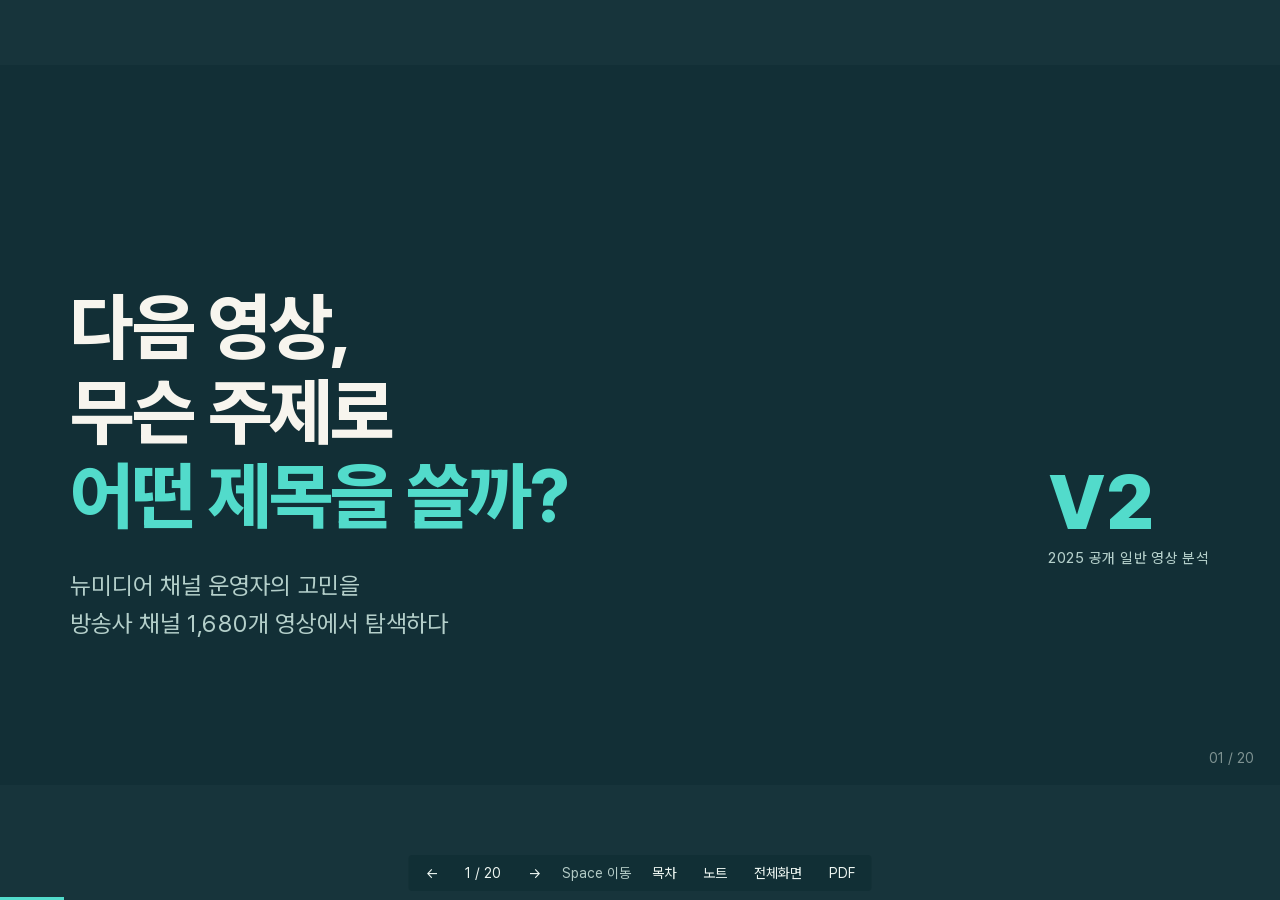
<file: versions/v2/index.html>
<!doctype html><html lang="ko"><head><meta charset="utf-8"><meta name="viewport" content="width=device-width,initial-scale=1"><meta name="description" content="뉴미디어 채널 운영자의 콘텐츠 기획을 위한 주제와 제목 표현 분석. 5개 방송사 채널 1680개 공개 영상의 탐색적 비교."><title>다음 영상, 무슨 주제로 어떤 제목을 쓸까? | V2</title><link rel="stylesheet" href="style.css"><script src="assets/anime.min.js" defer></script><script src="deck.js" defer></script></head><body><main id="stage" aria-label="V2 발표 슬라이드">
<section class="slide dark cover active" id="slide-1" aria-label="슬라이드 1" aria-hidden="false">

<h1>다음 영상,<br>무슨 주제로<br><em>어떤 제목을 쓸까?</em></h1><div class="body"><p class="cover-sub">뉴미디어 채널 운영자의 고민을<br>방송사 채널 1,680개 영상에서 탐색하다</p><div class="cover-number">V2<span>2025 공개 일반 영상 분석</span></div></div>

<span class="slidenum">01 / 20</span></section>
<section class="slide " id="slide-2" aria-label="슬라이드 2" aria-hidden="true">

<h1>채널을 운영하며<br>두 가지 결정이 궁금했습니다</h1><div class="body"><div class="motivation"><div><span>무엇을 다룰까</span><p>관심을 끌 만한<br><b>주제</b>는 무엇일까?</p></div><div><span>무엇을 약속할까</span><p>내용을 보고 싶게 만드는<br><b>제목 표현</b>은 무엇일까?</p></div></div><p class="bottom-line">다음 기획을 결정할 때 참고할 근거를 데이터에서 찾고 싶었습니다</p></div>
<footer class="foot">연구 질문: 콘텐츠 주제·제목 표현과 조회수의 관계는 채널별로 어떻게 나타나는가?</footer>
<span class="slidenum">02 / 20</span></section>
<section class="slide " id="slide-3" aria-label="슬라이드 3" aria-hidden="true">

<h1>방송사 뉴미디어 5개 채널의 영상 1,680개를 모았습니다</h1><div class="body"><div class="data-context"><b>2025.01–12 업로드</b><span>2026.10.18 누적 조회수</span></div><svg class="dataviz" viewBox="0 0 1400 400" role="img" aria-label="채널별 수집 영상 수" xmlns="http://www.w3.org/2000/svg"><text x="0" y="62" fill="#17343b" font-size="28" text-anchor="start" font-weight="650">14F · MBC</text><rect x="380" y="35" width="766.6666666666667" height="35" fill="#087f79" rx="3"/><text x="1164.6666666666667" y="64" fill="#087f79" font-size="31" text-anchor="start" font-weight="750">575</text><text x="0" y="132" fill="#17343b" font-size="28" text-anchor="start" font-weight="650">크랩 KLAB · KBS</text><rect x="380" y="105" width="493.33333333333337" height="35" fill="#4879b4" rx="3"/><text x="891.3333333333334" y="134" fill="#4879b4" font-size="31" text-anchor="start" font-weight="750">370</text><text x="0" y="202" fill="#17343b" font-size="28" text-anchor="start" font-weight="650">스브스뉴스 · SBS</text><rect x="380" y="175" width="420.0" height="35" fill="#d77141" rx="3"/><text x="818.0" y="204" fill="#d77141" font-size="31" text-anchor="start" font-weight="750">315</text><text x="0" y="272" fill="#17343b" font-size="28" text-anchor="start" font-weight="650">소탐대실 · JTBC</text><rect x="380" y="245" width="62.66666666666667" height="35" fill="#7468bd" rx="3"/><text x="460.6666666666667" y="274" fill="#7468bd" font-size="31" text-anchor="start" font-weight="750">47</text><text x="0" y="342" fill="#17343b" font-size="28" text-anchor="start" font-weight="650">비디오머그 · SBS</text><rect x="380" y="315" width="497.33333333333337" height="35" fill="#375264" rx="3"/><text x="895.3333333333334" y="344" fill="#375264" font-size="31" text-anchor="start" font-weight="750">373</text></svg></div>
<footer class="foot">Firecrawl 수집 · 쇼츠·라이브 제외 · 중복·요청 필드 결측 0개 · 삭제·비공개 영상은 수집 범위 밖</footer>
<span class="slidenum">03 / 20</span></section>
<section class="slide " id="slide-4" aria-label="슬라이드 4" aria-hidden="true">

<h1>상위권 비중으로 비교 기준을 맞췄습니다</h1><div class="body"><div class="metric-layout"><div class="metric-dots"><svg class="dataviz" viewBox="0 0 340 340" role="img" aria-label="100개 중 약 25개가 상위권인 개념도" xmlns="http://www.w3.org/2000/svg"><circle class="dot" cx="25" cy="25" r="9" fill="#087f79"/><circle class="dot" cx="54" cy="25" r="9" fill="#087f79"/><circle class="dot" cx="83" cy="25" r="9" fill="#087f79"/><circle class="dot" cx="112" cy="25" r="9" fill="#087f79"/><circle class="dot" cx="141" cy="25" r="9" fill="#087f79"/><circle class="dot" cx="170" cy="25" r="9" fill="#087f79"/><circle class="dot" cx="199" cy="25" r="9" fill="#087f79"/><circle class="dot" cx="228" cy="25" r="9" fill="#087f79"/><circle class="dot" cx="257" cy="25" r="9" fill="#087f79"/><circle class="dot" cx="286" cy="25" r="9" fill="#087f79"/><circle class="dot" cx="25" cy="54" r="9" fill="#087f79"/><circle class="dot" cx="54" cy="54" r="9" fill="#087f79"/><circle class="dot" cx="83" cy="54" r="9" fill="#087f79"/><circle class="dot" cx="112" cy="54" r="9" fill="#087f79"/><circle class="dot" cx="141" cy="54" r="9" fill="#087f79"/><circle class="dot" cx="170" cy="54" r="9" fill="#087f79"/><circle class="dot" cx="199" cy="54" r="9" fill="#087f79"/><circle class="dot" cx="228" cy="54" r="9" fill="#087f79"/><circle class="dot" cx="257" cy="54" r="9" fill="#087f79"/><circle class="dot" cx="286" cy="54" r="9" fill="#087f79"/><circle class="dot" cx="25" cy="83" r="9" fill="#087f79"/><circle class="dot" cx="54" cy="83" r="9" fill="#087f79"/><circle class="dot" cx="83" cy="83" r="9" fill="#087f79"/><circle class="dot" cx="112" cy="83" r="9" fill="#087f79"/><circle class="dot" cx="141" cy="83" r="9" fill="#087f79"/><circle class="dot" cx="170" cy="83" r="9" fill="#dce3dd"/><circle class="dot" cx="199" cy="83" r="9" fill="#dce3dd"/><circle class="dot" cx="228" cy="83" r="9" fill="#dce3dd"/><circle class="dot" cx="257" cy="83" r="9" fill="#dce3dd"/><circle class="dot" cx="286" cy="83" r="9" fill="#dce3dd"/><circle class="dot" cx="25" cy="112" r="9" fill="#dce3dd"/><circle class="dot" cx="54" cy="112" r="9" fill="#dce3dd"/><circle class="dot" cx="83" cy="112" r="9" fill="#dce3dd"/><circle class="dot" cx="112" cy="112" r="9" fill="#dce3dd"/><circle class="dot" cx="141" cy="112" r="9" fill="#dce3dd"/><circle class="dot" cx="170" cy="112" r="9" fill="#dce3dd"/><circle class="dot" cx="199" cy="112" r="9" fill="#dce3dd"/><circle class="dot" cx="228" cy="112" r="9" fill="#dce3dd"/><circle class="dot" cx="257" cy="112" r="9" fill="#dce3dd"/><circle class="dot" cx="286" cy="112" r="9" fill="#dce3dd"/><circle class="dot" cx="25" cy="141" r="9" fill="#dce3dd"/><circle class="dot" cx="54" cy="141" r="9" fill="#dce3dd"/><circle class="dot" cx="83" cy="141" r="9" fill="#dce3dd"/><circle class="dot" cx="112" cy="141" r="9" fill="#dce3dd"/><circle class="dot" cx="141" cy="141" r="9" fill="#dce3dd"/><circle class="dot" cx="170" cy="141" r="9" fill="#dce3dd"/><circle class="dot" cx="199" cy="141" r="9" fill="#dce3dd"/><circle class="dot" cx="228" cy="141" r="9" fill="#dce3dd"/><circle class="dot" cx="257" cy="141" r="9" fill="#dce3dd"/><circle class="dot" cx="286" cy="141" r="9" fill="#dce3dd"/><circle class="dot" cx="25" cy="170" r="9" fill="#dce3dd"/><circle class="dot" cx="54" cy="170" r="9" fill="#dce3dd"/><circle class="dot" cx="83" cy="170" r="9" fill="#dce3dd"/><circle class="dot" cx="112" cy="170" r="9" fill="#dce3dd"/><circle class="dot" cx="141" cy="170" r="9" fill="#dce3dd"/><circle class="dot" cx="170" cy="170" r="9" fill="#dce3dd"/><circle class="dot" cx="199" cy="170" r="9" fill="#dce3dd"/><circle class="dot" cx="228" cy="170" r="9" fill="#dce3dd"/><circle class="dot" cx="257" cy="170" r="9" fill="#dce3dd"/><circle class="dot" cx="286" cy="170" r="9" fill="#dce3dd"/><circle class="dot" cx="25" cy="199" r="9" fill="#dce3dd"/><circle class="dot" cx="54" cy="199" r="9" fill="#dce3dd"/><circle class="dot" cx="83" cy="199" r="9" fill="#dce3dd"/><circle class="dot" cx="112" cy="199" r="9" fill="#dce3dd"/><circle class="dot" cx="141" cy="199" r="9" fill="#dce3dd"/><circle class="dot" cx="170" cy="199" r="9" fill="#dce3dd"/><circle class="dot" cx="199" cy="199" r="9" fill="#dce3dd"/><circle class="dot" cx="228" cy="199" r="9" fill="#dce3dd"/><circle class="dot" cx="257" cy="199" r="9" fill="#dce3dd"/><circle class="dot" cx="286" cy="199" r="9" fill="#dce3dd"/><circle class="dot" cx="25" cy="228" r="9" fill="#dce3dd"/><circle class="dot" cx="54" cy="228" r="9" fill="#dce3dd"/><circle class="dot" cx="83" cy="228" r="9" fill="#dce3dd"/><circle class="dot" cx="112" cy="228" r="9" fill="#dce3dd"/><circle class="dot" cx="141" cy="228" r="9" fill="#dce3dd"/><circle class="dot" cx="170" cy="228" r="9" fill="#dce3dd"/><circle class="dot" cx="199" cy="228" r="9" fill="#dce3dd"/><circle class="dot" cx="228" cy="228" r="9" fill="#dce3dd"/><circle class="dot" cx="257" cy="228" r="9" fill="#dce3dd"/><circle class="dot" cx="286" cy="228" r="9" fill="#dce3dd"/><circle class="dot" cx="25" cy="257" r="9" fill="#dce3dd"/><circle class="dot" cx="54" cy="257" r="9" fill="#dce3dd"/><circle class="dot" cx="83" cy="257" r="9" fill="#dce3dd"/><circle class="dot" cx="112" cy="257" r="9" fill="#dce3dd"/><circle class="dot" cx="141" cy="257" r="9" fill="#dce3dd"/><circle class="dot" cx="170" cy="257" r="9" fill="#dce3dd"/><circle class="dot" cx="199" cy="257" r="9" fill="#dce3dd"/><circle class="dot" cx="228" cy="257" r="9" fill="#dce3dd"/><circle class="dot" cx="257" cy="257" r="9" fill="#dce3dd"/><circle class="dot" cx="286" cy="257" r="9" fill="#dce3dd"/><circle class="dot" cx="25" cy="286" r="9" fill="#dce3dd"/><circle class="dot" cx="54" cy="286" r="9" fill="#dce3dd"/><circle class="dot" cx="83" cy="286" r="9" fill="#dce3dd"/><circle class="dot" cx="112" cy="286" r="9" fill="#dce3dd"/><circle class="dot" cx="141" cy="286" r="9" fill="#dce3dd"/><circle class="dot" cx="170" cy="286" r="9" fill="#dce3dd"/><circle class="dot" cx="199" cy="286" r="9" fill="#dce3dd"/><circle class="dot" cx="228" cy="286" r="9" fill="#dce3dd"/><circle class="dot" cx="257" cy="286" r="9" fill="#dce3dd"/><circle class="dot" cx="286" cy="286" r="9" fill="#dce3dd"/></svg></div><div><p class="metric-caption">각 채널에서 조회수순</p><strong class="metric-big">상위 25%</strong><p class="metric-copy">이 안에 들어간 영상의 비중을<br>주제·제목 묶음별로 비교했습니다</p></div></div><p class="bottom-line">예: 묶음의 100개 중 35개가 상위권이면 <b>35%</b></p></div>
<footer class="foot">상위권은 같은 채널 내부 순위 · 전체 422/1,680개(25.1%) · 미래 성과 확률 추정치가 아님</footer>
<span class="slidenum">04 / 20</span></section>
<section class="slide " id="slide-5" aria-label="슬라이드 5" aria-hidden="true">
<div class="section-label">주제에서 찾은 단서</div>
<h1>음식·외식도 채널에 따라 다른 패턴을 보였습니다</h1><div class="body"><svg class="dataviz" viewBox="0 0 1400 450" role="img" aria-label="해당 묶음에서 채널 내 조회수 상위 25%에 포함된 영상 비중" xmlns="http://www.w3.org/2000/svg"><line x1="300.0" y1="28" x2="300.0" y2="387" stroke="#d5dfda" stroke-width="1" stroke-dasharray=""/><text x="300.0" y="430" fill="#657d80" font-size="22" text-anchor="middle" font-weight="450">0%</text><line x1="464.0" y1="28" x2="464.0" y2="387" stroke="#d5dfda" stroke-width="1" stroke-dasharray=""/><text x="464.0" y="430" fill="#657d80" font-size="22" text-anchor="middle" font-weight="450">10%</text><line x1="628.0" y1="28" x2="628.0" y2="387" stroke="#d5dfda" stroke-width="1" stroke-dasharray=""/><text x="628.0" y="430" fill="#657d80" font-size="22" text-anchor="middle" font-weight="450">20%</text><line x1="792.0" y1="28" x2="792.0" y2="387" stroke="#d5dfda" stroke-width="1" stroke-dasharray=""/><text x="792.0" y="430" fill="#657d80" font-size="22" text-anchor="middle" font-weight="450">30%</text><line x1="956.0" y1="28" x2="956.0" y2="387" stroke="#d5dfda" stroke-width="1" stroke-dasharray=""/><text x="956.0" y="430" fill="#657d80" font-size="22" text-anchor="middle" font-weight="450">40%</text><line x1="1120.0" y1="28" x2="1120.0" y2="387" stroke="#d5dfda" stroke-width="1" stroke-dasharray=""/><text x="1120.0" y="430" fill="#657d80" font-size="22" text-anchor="middle" font-weight="450">50%</text><line x1="710.0" y1="28" x2="710.0" y2="387" stroke="#a08758" stroke-width="2" stroke-dasharray="6 7"/><text x="710.0" y="23" fill="#8a7048" font-size="20" text-anchor="middle" font-weight="450">채널 기준 약 25%</text><text x="0" y="85.0" fill="#17343b" font-size="31" text-anchor="start" font-weight="650">14F</text><rect x="300" y="55.0" width="543.1168831168831" height="42" fill="#087f79" rx="3"/><text x="860.1168831168831" y="87.0" fill="#087f79" font-size="33" text-anchor="start" font-weight="750">33%</text><text x="1370" y="83.0" fill="#657d80" font-size="23" text-anchor="end" font-weight="450">51/154개</text><text x="0" y="150.0" fill="#17343b" font-size="31" text-anchor="start" font-weight="650">크랩 KLAB</text><rect x="300" y="120.0" width="517.8947368421052" height="42" fill="#4879b4" rx="3"/><text x="834.8947368421052" y="152.0" fill="#4879b4" font-size="33" text-anchor="start" font-weight="750">32%</text><text x="1370" y="148.0" fill="#657d80" font-size="23" text-anchor="end" font-weight="450">12/38개</text><text x="0" y="215.0" fill="#17343b" font-size="31" text-anchor="start" font-weight="650">스브스뉴스</text><rect x="300" y="185.0" width="210.25641025641022" height="42" fill="#d77141" rx="3"/><text x="527.2564102564102" y="217.0" fill="#d77141" font-size="33" text-anchor="start" font-weight="750">13%</text><text x="1370" y="213.0" fill="#657d80" font-size="23" text-anchor="end" font-weight="450">5/39개</text><text x="0" y="280.0" fill="#17343b" font-size="31" text-anchor="start" font-weight="650">소탐대실</text><rect x="300" y="250.0" width="164.0" height="42" fill="#7468bd" rx="3"/><text x="481.0" y="282.0" fill="#7468bd" font-size="33" text-anchor="start" font-weight="750">10%</text><text x="1370" y="278.0" fill="#657d80" font-size="23" text-anchor="end" font-weight="450">1/10개</text><text x="0" y="345.0" fill="#17343b" font-size="31" text-anchor="start" font-weight="650">비디오머그</text><rect x="300" y="315.0" width="223.6363636363636" height="42" fill="#375264" rx="3"/><text x="540.6363636363636" y="347.0" fill="#375264" font-size="33" text-anchor="start" font-weight="750">14%</text><text x="1370" y="343.0" fill="#657d80" font-size="23" text-anchor="end" font-weight="450">3/22개</text></svg></div>
<footer class="foot">분모: 해당 채널의 음식·외식 태그 영상 · 숫자: 상위권/전체 · 소탐대실은 10개로 표본이 작음</footer>
<span class="slidenum">05 / 20</span></section>
<section class="slide " id="slide-6" aria-label="슬라이드 6" aria-hidden="true">

<h1>비디오머그에서는 경제·기술의 비중이 높았습니다</h1><div class="body"><svg class="dataviz" viewBox="0 0 1400 360" role="img" aria-label="해당 묶음에서 채널 내 조회수 상위 25%에 포함된 영상 비중" xmlns="http://www.w3.org/2000/svg"><line x1="300.0" y1="28" x2="300.0" y2="297" stroke="#d5dfda" stroke-width="1" stroke-dasharray=""/><text x="300.0" y="340" fill="#657d80" font-size="22" text-anchor="middle" font-weight="450">0%</text><line x1="464.0" y1="28" x2="464.0" y2="297" stroke="#d5dfda" stroke-width="1" stroke-dasharray=""/><text x="464.0" y="340" fill="#657d80" font-size="22" text-anchor="middle" font-weight="450">10%</text><line x1="628.0" y1="28" x2="628.0" y2="297" stroke="#d5dfda" stroke-width="1" stroke-dasharray=""/><text x="628.0" y="340" fill="#657d80" font-size="22" text-anchor="middle" font-weight="450">20%</text><line x1="792.0" y1="28" x2="792.0" y2="297" stroke="#d5dfda" stroke-width="1" stroke-dasharray=""/><text x="792.0" y="340" fill="#657d80" font-size="22" text-anchor="middle" font-weight="450">30%</text><line x1="956.0" y1="28" x2="956.0" y2="297" stroke="#d5dfda" stroke-width="1" stroke-dasharray=""/><text x="956.0" y="340" fill="#657d80" font-size="22" text-anchor="middle" font-weight="450">40%</text><line x1="1120.0" y1="28" x2="1120.0" y2="297" stroke="#d5dfda" stroke-width="1" stroke-dasharray=""/><text x="1120.0" y="340" fill="#657d80" font-size="22" text-anchor="middle" font-weight="450">50%</text><line x1="710.0" y1="28" x2="710.0" y2="297" stroke="#a08758" stroke-width="2" stroke-dasharray="6 7"/><text x="710.0" y="23" fill="#8a7048" font-size="20" text-anchor="middle" font-weight="450">채널 기준 약 25%</text><text x="0" y="85.0" fill="#17343b" font-size="31" text-anchor="start" font-weight="650">음식·외식</text><rect x="300" y="55.0" width="223.6363636363636" height="42" fill="#b8c8c5" rx="3"/><text x="540.6363636363636" y="87.0" fill="#657d80" font-size="33" text-anchor="start" font-weight="750">14%</text><text x="1370" y="83.0" fill="#657d80" font-size="23" text-anchor="end" font-weight="450">3/22개</text><text x="0" y="163.33333333333331" fill="#17343b" font-size="31" text-anchor="start" font-weight="650">경제·소비</text><rect x="300" y="133.33333333333331" width="598.0110497237569" height="42" fill="#087f79" rx="3"/><text x="915.0110497237569" y="165.33333333333331" fill="#087f79" font-size="33" text-anchor="start" font-weight="750">36%</text><text x="1370" y="161.33333333333331" fill="#657d80" font-size="23" text-anchor="end" font-weight="450">66/181개</text><text x="0" y="241.66666666666666" fill="#17343b" font-size="31" text-anchor="start" font-weight="650">기술·디지털</text><rect x="300" y="211.66666666666666" width="589.6629213483146" height="42" fill="#087f79" rx="3"/><text x="906.6629213483146" y="243.66666666666666" fill="#087f79" font-size="33" text-anchor="start" font-weight="750">36%</text><text x="1370" y="239.66666666666666" fill="#657d80" font-size="23" text-anchor="end" font-weight="450">32/89개</text></svg><p class="bottom-line">경제·소비 <b>66/181개</b> · 기술·디지털 <b>32/89개</b>가 상위권</p></div>
<footer class="foot">비디오머그의 채널 내 상위권 비중 · 사전 기반 복수 주제 태그 · 영상 포맷은 완전히 분리하지 못함</footer>
<span class="slidenum">06 / 20</span></section>
<section class="slide dark chapter" id="slide-7" aria-label="슬라이드 7" aria-hidden="true">

<h1>주제를 골랐다면,<br><em>제목에서 무엇을 약속할까?</em></h1><div class="body"><div class="real-title">한국인들은 <mark>왜</mark> 이렇게 급식에 진심일까</div><p class="chapter-note">관찰한 제목 표현: 왜 · 이유 · 비밀 · 정체 · 원리</p></div>
<footer class="foot">설명형 표현은 5개 단어 중 하나를 포함한 제목 · 정규식 기준이며 표현의 질을 평가한 것은 아님</footer>
<span class="slidenum">07 / 20</span></section>
<section class="slide " id="slide-8" aria-label="슬라이드 8" aria-hidden="true">
<div class="section-label">제목에서 찾은 단서</div>
<h1>설명형 표현이 있는 제목에서 35%가 상위권이었습니다</h1><div class="body"><div class="two-stat"><div><span>표현 없음</span><strong>23%</strong><p>306/1,345개</p><svg class="dataviz" viewBox="0 0 245 245" role="img" aria-label="표현 없는 제목의 상위권 비중" xmlns="http://www.w3.org/2000/svg"><circle class="dot" cx="20" cy="20" r="7" fill="#b8c8c5"/><circle class="dot" cx="42" cy="20" r="7" fill="#b8c8c5"/><circle class="dot" cx="64" cy="20" r="7" fill="#b8c8c5"/><circle class="dot" cx="86" cy="20" r="7" fill="#b8c8c5"/><circle class="dot" cx="108" cy="20" r="7" fill="#b8c8c5"/><circle class="dot" cx="130" cy="20" r="7" fill="#b8c8c5"/><circle class="dot" cx="152" cy="20" r="7" fill="#b8c8c5"/><circle class="dot" cx="174" cy="20" r="7" fill="#b8c8c5"/><circle class="dot" cx="196" cy="20" r="7" fill="#b8c8c5"/><circle class="dot" cx="218" cy="20" r="7" fill="#b8c8c5"/><circle class="dot" cx="20" cy="42" r="7" fill="#b8c8c5"/><circle class="dot" cx="42" cy="42" r="7" fill="#b8c8c5"/><circle class="dot" cx="64" cy="42" r="7" fill="#b8c8c5"/><circle class="dot" cx="86" cy="42" r="7" fill="#b8c8c5"/><circle class="dot" cx="108" cy="42" r="7" fill="#b8c8c5"/><circle class="dot" cx="130" cy="42" r="7" fill="#b8c8c5"/><circle class="dot" cx="152" cy="42" r="7" fill="#b8c8c5"/><circle class="dot" cx="174" cy="42" r="7" fill="#b8c8c5"/><circle class="dot" cx="196" cy="42" r="7" fill="#b8c8c5"/><circle class="dot" cx="218" cy="42" r="7" fill="#b8c8c5"/><circle class="dot" cx="20" cy="64" r="7" fill="#b8c8c5"/><circle class="dot" cx="42" cy="64" r="7" fill="#b8c8c5"/><circle class="dot" cx="64" cy="64" r="7" fill="#b8c8c5"/><circle class="dot" cx="86" cy="64" r="7" fill="#dce3dd"/><circle class="dot" cx="108" cy="64" r="7" fill="#dce3dd"/><circle class="dot" cx="130" cy="64" r="7" fill="#dce3dd"/><circle class="dot" cx="152" cy="64" r="7" fill="#dce3dd"/><circle class="dot" cx="174" cy="64" r="7" fill="#dce3dd"/><circle class="dot" cx="196" cy="64" r="7" fill="#dce3dd"/><circle class="dot" cx="218" cy="64" r="7" fill="#dce3dd"/><circle class="dot" cx="20" cy="86" r="7" fill="#dce3dd"/><circle class="dot" cx="42" cy="86" r="7" fill="#dce3dd"/><circle class="dot" cx="64" cy="86" r="7" fill="#dce3dd"/><circle class="dot" cx="86" cy="86" r="7" fill="#dce3dd"/><circle class="dot" cx="108" cy="86" r="7" fill="#dce3dd"/><circle class="dot" cx="130" cy="86" r="7" fill="#dce3dd"/><circle class="dot" cx="152" cy="86" r="7" fill="#dce3dd"/><circle class="dot" cx="174" cy="86" r="7" fill="#dce3dd"/><circle class="dot" cx="196" cy="86" r="7" fill="#dce3dd"/><circle class="dot" cx="218" cy="86" r="7" fill="#dce3dd"/><circle class="dot" cx="20" cy="108" r="7" fill="#dce3dd"/><circle class="dot" cx="42" cy="108" r="7" fill="#dce3dd"/><circle class="dot" cx="64" cy="108" r="7" fill="#dce3dd"/><circle class="dot" cx="86" cy="108" r="7" fill="#dce3dd"/><circle class="dot" cx="108" cy="108" r="7" fill="#dce3dd"/><circle class="dot" cx="130" cy="108" r="7" fill="#dce3dd"/><circle class="dot" cx="152" cy="108" r="7" fill="#dce3dd"/><circle class="dot" cx="174" cy="108" r="7" fill="#dce3dd"/><circle class="dot" cx="196" cy="108" r="7" fill="#dce3dd"/><circle class="dot" cx="218" cy="108" r="7" fill="#dce3dd"/><circle class="dot" cx="20" cy="130" r="7" fill="#dce3dd"/><circle class="dot" cx="42" cy="130" r="7" fill="#dce3dd"/><circle class="dot" cx="64" cy="130" r="7" fill="#dce3dd"/><circle class="dot" cx="86" cy="130" r="7" fill="#dce3dd"/><circle class="dot" cx="108" cy="130" r="7" fill="#dce3dd"/><circle class="dot" cx="130" cy="130" r="7" fill="#dce3dd"/><circle class="dot" cx="152" cy="130" r="7" fill="#dce3dd"/><circle class="dot" cx="174" cy="130" r="7" fill="#dce3dd"/><circle class="dot" cx="196" cy="130" r="7" fill="#dce3dd"/><circle class="dot" cx="218" cy="130" r="7" fill="#dce3dd"/><circle class="dot" cx="20" cy="152" r="7" fill="#dce3dd"/><circle class="dot" cx="42" cy="152" r="7" fill="#dce3dd"/><circle class="dot" cx="64" cy="152" r="7" fill="#dce3dd"/><circle class="dot" cx="86" cy="152" r="7" fill="#dce3dd"/><circle class="dot" cx="108" cy="152" r="7" fill="#dce3dd"/><circle class="dot" cx="130" cy="152" r="7" fill="#dce3dd"/><circle class="dot" cx="152" cy="152" r="7" fill="#dce3dd"/><circle class="dot" cx="174" cy="152" r="7" fill="#dce3dd"/><circle class="dot" cx="196" cy="152" r="7" fill="#dce3dd"/><circle class="dot" cx="218" cy="152" r="7" fill="#dce3dd"/><circle class="dot" cx="20" cy="174" r="7" fill="#dce3dd"/><circle class="dot" cx="42" cy="174" r="7" fill="#dce3dd"/><circle class="dot" cx="64" cy="174" r="7" fill="#dce3dd"/><circle class="dot" cx="86" cy="174" r="7" fill="#dce3dd"/><circle class="dot" cx="108" cy="174" r="7" fill="#dce3dd"/><circle class="dot" cx="130" cy="174" r="7" fill="#dce3dd"/><circle class="dot" cx="152" cy="174" r="7" fill="#dce3dd"/><circle class="dot" cx="174" cy="174" r="7" fill="#dce3dd"/><circle class="dot" cx="196" cy="174" r="7" fill="#dce3dd"/><circle class="dot" cx="218" cy="174" r="7" fill="#dce3dd"/><circle class="dot" cx="20" cy="196" r="7" fill="#dce3dd"/><circle class="dot" cx="42" cy="196" r="7" fill="#dce3dd"/><circle class="dot" cx="64" cy="196" r="7" fill="#dce3dd"/><circle class="dot" cx="86" cy="196" r="7" fill="#dce3dd"/><circle class="dot" cx="108" cy="196" r="7" fill="#dce3dd"/><circle class="dot" cx="130" cy="196" r="7" fill="#dce3dd"/><circle class="dot" cx="152" cy="196" r="7" fill="#dce3dd"/><circle class="dot" cx="174" cy="196" r="7" fill="#dce3dd"/><circle class="dot" cx="196" cy="196" r="7" fill="#dce3dd"/><circle class="dot" cx="218" cy="196" r="7" fill="#dce3dd"/><circle class="dot" cx="20" cy="218" r="7" fill="#dce3dd"/><circle class="dot" cx="42" cy="218" r="7" fill="#dce3dd"/><circle class="dot" cx="64" cy="218" r="7" fill="#dce3dd"/><circle class="dot" cx="86" cy="218" r="7" fill="#dce3dd"/><circle class="dot" cx="108" cy="218" r="7" fill="#dce3dd"/><circle class="dot" cx="130" cy="218" r="7" fill="#dce3dd"/><circle class="dot" cx="152" cy="218" r="7" fill="#dce3dd"/><circle class="dot" cx="174" cy="218" r="7" fill="#dce3dd"/><circle class="dot" cx="196" cy="218" r="7" fill="#dce3dd"/><circle class="dot" cx="218" cy="218" r="7" fill="#dce3dd"/></svg></div><div><span>표현 있음</span><strong class="teal">35%</strong><p>116/335개</p><svg class="dataviz" viewBox="0 0 245 245" role="img" aria-label="설명형 표현 있는 제목의 상위권 비중" xmlns="http://www.w3.org/2000/svg"><circle class="dot" cx="20" cy="20" r="7" fill="#087f79"/><circle class="dot" cx="42" cy="20" r="7" fill="#087f79"/><circle class="dot" cx="64" cy="20" r="7" fill="#087f79"/><circle class="dot" cx="86" cy="20" r="7" fill="#087f79"/><circle class="dot" cx="108" cy="20" r="7" fill="#087f79"/><circle class="dot" cx="130" cy="20" r="7" fill="#087f79"/><circle class="dot" cx="152" cy="20" r="7" fill="#087f79"/><circle class="dot" cx="174" cy="20" r="7" fill="#087f79"/><circle class="dot" cx="196" cy="20" r="7" fill="#087f79"/><circle class="dot" cx="218" cy="20" r="7" fill="#087f79"/><circle class="dot" cx="20" cy="42" r="7" fill="#087f79"/><circle class="dot" cx="42" cy="42" r="7" fill="#087f79"/><circle class="dot" cx="64" cy="42" r="7" fill="#087f79"/><circle class="dot" cx="86" cy="42" r="7" fill="#087f79"/><circle class="dot" cx="108" cy="42" r="7" fill="#087f79"/><circle class="dot" cx="130" cy="42" r="7" fill="#087f79"/><circle class="dot" cx="152" cy="42" r="7" fill="#087f79"/><circle class="dot" cx="174" cy="42" r="7" fill="#087f79"/><circle class="dot" cx="196" cy="42" r="7" fill="#087f79"/><circle class="dot" cx="218" cy="42" r="7" fill="#087f79"/><circle class="dot" cx="20" cy="64" r="7" fill="#087f79"/><circle class="dot" cx="42" cy="64" r="7" fill="#087f79"/><circle class="dot" cx="64" cy="64" r="7" fill="#087f79"/><circle class="dot" cx="86" cy="64" r="7" fill="#087f79"/><circle class="dot" cx="108" cy="64" r="7" fill="#087f79"/><circle class="dot" cx="130" cy="64" r="7" fill="#087f79"/><circle class="dot" cx="152" cy="64" r="7" fill="#087f79"/><circle class="dot" cx="174" cy="64" r="7" fill="#087f79"/><circle class="dot" cx="196" cy="64" r="7" fill="#087f79"/><circle class="dot" cx="218" cy="64" r="7" fill="#087f79"/><circle class="dot" cx="20" cy="86" r="7" fill="#087f79"/><circle class="dot" cx="42" cy="86" r="7" fill="#087f79"/><circle class="dot" cx="64" cy="86" r="7" fill="#087f79"/><circle class="dot" cx="86" cy="86" r="7" fill="#087f79"/><circle class="dot" cx="108" cy="86" r="7" fill="#087f79"/><circle class="dot" cx="130" cy="86" r="7" fill="#dce3dd"/><circle class="dot" cx="152" cy="86" r="7" fill="#dce3dd"/><circle class="dot" cx="174" cy="86" r="7" fill="#dce3dd"/><circle class="dot" cx="196" cy="86" r="7" fill="#dce3dd"/><circle class="dot" cx="218" cy="86" r="7" fill="#dce3dd"/><circle class="dot" cx="20" cy="108" r="7" fill="#dce3dd"/><circle class="dot" cx="42" cy="108" r="7" fill="#dce3dd"/><circle class="dot" cx="64" cy="108" r="7" fill="#dce3dd"/><circle class="dot" cx="86" cy="108" r="7" fill="#dce3dd"/><circle class="dot" cx="108" cy="108" r="7" fill="#dce3dd"/><circle class="dot" cx="130" cy="108" r="7" fill="#dce3dd"/><circle class="dot" cx="152" cy="108" r="7" fill="#dce3dd"/><circle class="dot" cx="174" cy="108" r="7" fill="#dce3dd"/><circle class="dot" cx="196" cy="108" r="7" fill="#dce3dd"/><circle class="dot" cx="218" cy="108" r="7" fill="#dce3dd"/><circle class="dot" cx="20" cy="130" r="7" fill="#dce3dd"/><circle class="dot" cx="42" cy="130" r="7" fill="#dce3dd"/><circle class="dot" cx="64" cy="130" r="7" fill="#dce3dd"/><circle class="dot" cx="86" cy="130" r="7" fill="#dce3dd"/><circle class="dot" cx="108" cy="130" r="7" fill="#dce3dd"/><circle class="dot" cx="130" cy="130" r="7" fill="#dce3dd"/><circle class="dot" cx="152" cy="130" r="7" fill="#dce3dd"/><circle class="dot" cx="174" cy="130" r="7" fill="#dce3dd"/><circle class="dot" cx="196" cy="130" r="7" fill="#dce3dd"/><circle class="dot" cx="218" cy="130" r="7" fill="#dce3dd"/><circle class="dot" cx="20" cy="152" r="7" fill="#dce3dd"/><circle class="dot" cx="42" cy="152" r="7" fill="#dce3dd"/><circle class="dot" cx="64" cy="152" r="7" fill="#dce3dd"/><circle class="dot" cx="86" cy="152" r="7" fill="#dce3dd"/><circle class="dot" cx="108" cy="152" r="7" fill="#dce3dd"/><circle class="dot" cx="130" cy="152" r="7" fill="#dce3dd"/><circle class="dot" cx="152" cy="152" r="7" fill="#dce3dd"/><circle class="dot" cx="174" cy="152" r="7" fill="#dce3dd"/><circle class="dot" cx="196" cy="152" r="7" fill="#dce3dd"/><circle class="dot" cx="218" cy="152" r="7" fill="#dce3dd"/><circle class="dot" cx="20" cy="174" r="7" fill="#dce3dd"/><circle class="dot" cx="42" cy="174" r="7" fill="#dce3dd"/><circle class="dot" cx="64" cy="174" r="7" fill="#dce3dd"/><circle class="dot" cx="86" cy="174" r="7" fill="#dce3dd"/><circle class="dot" cx="108" cy="174" r="7" fill="#dce3dd"/><circle class="dot" cx="130" cy="174" r="7" fill="#dce3dd"/><circle class="dot" cx="152" cy="174" r="7" fill="#dce3dd"/><circle class="dot" cx="174" cy="174" r="7" fill="#dce3dd"/><circle class="dot" cx="196" cy="174" r="7" fill="#dce3dd"/><circle class="dot" cx="218" cy="174" r="7" fill="#dce3dd"/><circle class="dot" cx="20" cy="196" r="7" fill="#dce3dd"/><circle class="dot" cx="42" cy="196" r="7" fill="#dce3dd"/><circle class="dot" cx="64" cy="196" r="7" fill="#dce3dd"/><circle class="dot" cx="86" cy="196" r="7" fill="#dce3dd"/><circle class="dot" cx="108" cy="196" r="7" fill="#dce3dd"/><circle class="dot" cx="130" cy="196" r="7" fill="#dce3dd"/><circle class="dot" cx="152" cy="196" r="7" fill="#dce3dd"/><circle class="dot" cx="174" cy="196" r="7" fill="#dce3dd"/><circle class="dot" cx="196" cy="196" r="7" fill="#dce3dd"/><circle class="dot" cx="218" cy="196" r="7" fill="#dce3dd"/><circle class="dot" cx="20" cy="218" r="7" fill="#dce3dd"/><circle class="dot" cx="42" cy="218" r="7" fill="#dce3dd"/><circle class="dot" cx="64" cy="218" r="7" fill="#dce3dd"/><circle class="dot" cx="86" cy="218" r="7" fill="#dce3dd"/><circle class="dot" cx="108" cy="218" r="7" fill="#dce3dd"/><circle class="dot" cx="130" cy="218" r="7" fill="#dce3dd"/><circle class="dot" cx="152" cy="218" r="7" fill="#dce3dd"/><circle class="dot" cx="174" cy="218" r="7" fill="#dce3dd"/><circle class="dot" cx="196" cy="218" r="7" fill="#dce3dd"/><circle class="dot" cx="218" cy="218" r="7" fill="#dce3dd"/></svg></div></div></div>
<footer class="foot">전체 채널 합산 · 34.6% vs 22.8% · 단순 비교이며 제목 변경의 효과를 추정한 실험이 아님</footer>
<span class="slidenum">08 / 20</span></section>
<section class="slide " id="slide-9" aria-label="슬라이드 9" aria-hidden="true">

<h1>물음표만 있는 묶음은 상위권 비중이 낮았습니다</h1><div class="body"><svg class="dataviz" viewBox="0 0 1400 430" role="img" aria-label="해당 묶음에서 채널 내 조회수 상위 25%에 포함된 영상 비중" xmlns="http://www.w3.org/2000/svg"><line x1="300.0" y1="28" x2="300.0" y2="367" stroke="#d5dfda" stroke-width="1" stroke-dasharray=""/><text x="300.0" y="410" fill="#657d80" font-size="22" text-anchor="middle" font-weight="450">0%</text><line x1="464.0" y1="28" x2="464.0" y2="367" stroke="#d5dfda" stroke-width="1" stroke-dasharray=""/><text x="464.0" y="410" fill="#657d80" font-size="22" text-anchor="middle" font-weight="450">10%</text><line x1="628.0" y1="28" x2="628.0" y2="367" stroke="#d5dfda" stroke-width="1" stroke-dasharray=""/><text x="628.0" y="410" fill="#657d80" font-size="22" text-anchor="middle" font-weight="450">20%</text><line x1="792.0" y1="28" x2="792.0" y2="367" stroke="#d5dfda" stroke-width="1" stroke-dasharray=""/><text x="792.0" y="410" fill="#657d80" font-size="22" text-anchor="middle" font-weight="450">30%</text><line x1="956.0" y1="28" x2="956.0" y2="367" stroke="#d5dfda" stroke-width="1" stroke-dasharray=""/><text x="956.0" y="410" fill="#657d80" font-size="22" text-anchor="middle" font-weight="450">40%</text><line x1="1120.0" y1="28" x2="1120.0" y2="367" stroke="#d5dfda" stroke-width="1" stroke-dasharray=""/><text x="1120.0" y="410" fill="#657d80" font-size="22" text-anchor="middle" font-weight="450">50%</text><line x1="710.0" y1="28" x2="710.0" y2="367" stroke="#a08758" stroke-width="2" stroke-dasharray="6 7"/><text x="710.0" y="23" fill="#8a7048" font-size="20" text-anchor="middle" font-weight="450">채널 기준 약 25%</text><text x="0" y="85.0" fill="#17343b" font-size="31" text-anchor="start" font-weight="650">두 표현 모두 없음</text><rect x="300" y="55.0" width="393.4343434343434" height="42" fill="#b8c8c5" rx="3"/><text x="710.4343434343434" y="87.0" fill="#657d80" font-size="33" text-anchor="start" font-weight="750">24%</text><text x="1370" y="83.0" fill="#657d80" font-size="23" text-anchor="end" font-weight="450">190/792개</text><text x="0" y="161.25" fill="#17343b" font-size="31" text-anchor="start" font-weight="650">물음표만 있음</text><rect x="300" y="131.25" width="344.0144665461121" height="42" fill="#b8c8c5" rx="3"/><text x="661.0144665461121" y="163.25" fill="#657d80" font-size="33" text-anchor="start" font-weight="750">21%</text><text x="1370" y="159.25" fill="#657d80" font-size="23" text-anchor="end" font-weight="450">116/553개</text><text x="0" y="237.5" fill="#17343b" font-size="31" text-anchor="start" font-weight="650">설명형 표현만 있음</text><rect x="300" y="207.5" width="650.3448275862069" height="42" fill="#087f79" rx="3"/><text x="967.3448275862069" y="239.5" fill="#087f79" font-size="33" text-anchor="start" font-weight="750">40%</text><text x="1370" y="235.5" fill="#657d80" font-size="23" text-anchor="end" font-weight="450">69/174개</text><text x="0" y="313.75" fill="#17343b" font-size="31" text-anchor="start" font-weight="650">두 표현 모두 있음</text><rect x="300" y="283.75" width="478.7577639751552" height="42" fill="#087f79" rx="3"/><text x="795.7577639751553" y="315.75" fill="#087f79" font-size="33" text-anchor="start" font-weight="750">29%</text><text x="1370" y="311.75" fill="#657d80" font-size="23" text-anchor="end" font-weight="450">47/161개</text></svg></div>
<footer class="foot">설명형 표현 = 왜·이유·비밀·정체·원리 · 네 집단은 서로 배타적 · 주제·채널 구성은 다름</footer>
<span class="slidenum">09 / 20</span></section>
<section class="slide " id="slide-10" aria-label="슬라이드 10" aria-hidden="true">

<h1>설명형 표현의 차이도 모든 채널에서 같지는 않았습니다</h1><div class="body"><svg class="dataviz" viewBox="0 0 1400 470" role="img" aria-label="두 집단의 상위권 영상 비중 비교" xmlns="http://www.w3.org/2000/svg"><rect x="360" y="15" width="18" height="18" fill="#b8c8c5" rx="0"/><text x="390" y="32" fill="#657d80" font-size="23" text-anchor="start" font-weight="450">표현 없음</text><rect x="620" y="15" width="18" height="18" fill="#087f79" rx="0"/><text x="650" y="32" fill="#087f79" font-size="23" text-anchor="start" font-weight="450">표현 있음</text><line x1="360.0" y1="60" x2="360.0" y2="412" stroke="#d5dfda" stroke-width="1" stroke-dasharray=""/><text x="360.0" y="457" fill="#657d80" font-size="21" text-anchor="middle" font-weight="450">0%</text><line x1="498.33333333333337" y1="60" x2="498.33333333333337" y2="412" stroke="#d5dfda" stroke-width="1" stroke-dasharray=""/><text x="498.33333333333337" y="457" fill="#657d80" font-size="21" text-anchor="middle" font-weight="450">10%</text><line x1="636.6666666666667" y1="60" x2="636.6666666666667" y2="412" stroke="#d5dfda" stroke-width="1" stroke-dasharray=""/><text x="636.6666666666667" y="457" fill="#657d80" font-size="21" text-anchor="middle" font-weight="450">20%</text><line x1="775.0" y1="60" x2="775.0" y2="412" stroke="#d5dfda" stroke-width="1" stroke-dasharray=""/><text x="775.0" y="457" fill="#657d80" font-size="21" text-anchor="middle" font-weight="450">30%</text><line x1="913.3333333333334" y1="60" x2="913.3333333333334" y2="412" stroke="#d5dfda" stroke-width="1" stroke-dasharray=""/><text x="913.3333333333334" y="457" fill="#657d80" font-size="21" text-anchor="middle" font-weight="450">40%</text><line x1="1051.6666666666667" y1="60" x2="1051.6666666666667" y2="412" stroke="#d5dfda" stroke-width="1" stroke-dasharray=""/><text x="1051.6666666666667" y="457" fill="#657d80" font-size="21" text-anchor="middle" font-weight="450">50%</text><line x1="1190.0" y1="60" x2="1190.0" y2="412" stroke="#d5dfda" stroke-width="1" stroke-dasharray=""/><text x="1190.0" y="457" fill="#657d80" font-size="21" text-anchor="middle" font-weight="450">60%</text><text x="0" y="105.6" fill="#17343b" font-size="30" text-anchor="start" font-weight="650">14F</text><rect x="360" y="80.0" width="297.0526315789474" height="21" fill="#b8c8c5" rx="2"/><text x="671.0526315789474" y="100.0" fill="#657d80" font-size="24" text-anchor="start" font-weight="700">21%</text><text x="1380" y="98.0" fill="#657d80" font-size="20" text-anchor="end" font-weight="450">102/475개</text><rect x="360" y="104.96000000000001" width="581.0" height="21" fill="#087f79" rx="2"/><text x="955.0" y="124.96000000000001" fill="#087f79" font-size="24" text-anchor="start" font-weight="700">42%</text><text x="1380" y="122.96000000000001" fill="#657d80" font-size="20" text-anchor="end" font-weight="450">42/100개</text><text x="0" y="169.6" fill="#17343b" font-size="30" text-anchor="start" font-weight="650">크랩 KLAB</text><rect x="360" y="144.0" width="342.26804123711344" height="21" fill="#b8c8c5" rx="2"/><text x="716.2680412371135" y="164.0" fill="#657d80" font-size="24" text-anchor="start" font-weight="700">25%</text><text x="1380" y="162.0" fill="#657d80" font-size="20" text-anchor="end" font-weight="450">72/291개</text><rect x="360" y="168.96" width="367.7215189873417" height="21" fill="#087f79" rx="2"/><text x="741.7215189873417" y="188.96" fill="#087f79" font-size="24" text-anchor="start" font-weight="700">27%</text><text x="1380" y="186.96" fill="#657d80" font-size="20" text-anchor="end" font-weight="450">21/79개</text><text x="0" y="233.6" fill="#17343b" font-size="30" text-anchor="start" font-weight="650">스브스뉴스</text><rect x="360" y="208.0" width="336.33986928104576" height="21" fill="#b8c8c5" rx="2"/><text x="710.3398692810458" y="228.0" fill="#657d80" font-size="24" text-anchor="start" font-weight="700">24%</text><text x="1380" y="226.0" fill="#657d80" font-size="20" text-anchor="end" font-weight="450">62/255개</text><rect x="360" y="232.96" width="391.94444444444446" height="21" fill="#087f79" rx="2"/><text x="765.9444444444445" y="252.96" fill="#087f79" font-size="24" text-anchor="start" font-weight="700">28%</text><text x="1380" y="250.96" fill="#657d80" font-size="20" text-anchor="end" font-weight="450">17/60개</text><text x="0" y="297.6" fill="#17343b" font-size="30" text-anchor="start" font-weight="650">소탐대실</text><rect x="360" y="272.0" width="415.0" height="21" fill="#b8c8c5" rx="2"/><text x="789.0" y="292.0" fill="#657d80" font-size="24" text-anchor="start" font-weight="700">30%</text><text x="1380" y="290.0" fill="#657d80" font-size="20" text-anchor="end" font-weight="450">9/30개</text><rect x="360" y="296.96" width="244.11764705882356" height="21" fill="#087f79" rx="2"/><text x="618.1176470588235" y="316.96" fill="#087f79" font-size="24" text-anchor="start" font-weight="700">18%</text><text x="1380" y="314.96" fill="#657d80" font-size="20" text-anchor="end" font-weight="450">3/17개</text><text x="0" y="361.6" fill="#17343b" font-size="30" text-anchor="start" font-weight="650">비디오머그</text><rect x="360" y="336.0" width="287.01814058956916" height="21" fill="#b8c8c5" rx="2"/><text x="661.0181405895692" y="356.0" fill="#657d80" font-size="24" text-anchor="start" font-weight="700">21%</text><text x="1380" y="354.0" fill="#657d80" font-size="20" text-anchor="end" font-weight="450">61/294개</text><rect x="360" y="360.96" width="577.8481012658228" height="21" fill="#087f79" rx="2"/><text x="951.8481012658228" y="380.96" fill="#087f79" font-size="24" text-anchor="start" font-weight="700">42%</text><text x="1380" y="378.96" fill="#657d80" font-size="20" text-anchor="end" font-weight="450">33/79개</text></svg></div>
<footer class="foot">분모: 각 채널·표현 집단의 영상 수 · 작은 표본과 채널별 차이를 함께 확인</footer>
<span class="slidenum">10 / 20</span></section>
<section class="slide " id="slide-11" aria-label="슬라이드 11" aria-hidden="true">

<h1>다른 표현은 자동으로 좋은 제목을 뜻하지 않았습니다</h1><div class="body"><svg class="dataviz" viewBox="0 0 1400 365" role="img" aria-label="두 집단의 상위권 영상 비중 비교" xmlns="http://www.w3.org/2000/svg"><rect x="360" y="15" width="18" height="18" fill="#b8c8c5" rx="0"/><text x="390" y="32" fill="#657d80" font-size="23" text-anchor="start" font-weight="450">표현 없음</text><rect x="620" y="15" width="18" height="18" fill="#087f79" rx="0"/><text x="650" y="32" fill="#087f79" font-size="23" text-anchor="start" font-weight="450">표현 있음</text><line x1="360.0" y1="60" x2="360.0" y2="307" stroke="#d5dfda" stroke-width="1" stroke-dasharray=""/><text x="360.0" y="352" fill="#657d80" font-size="21" text-anchor="middle" font-weight="450">0%</text><line x1="498.33333333333337" y1="60" x2="498.33333333333337" y2="307" stroke="#d5dfda" stroke-width="1" stroke-dasharray=""/><text x="498.33333333333337" y="352" fill="#657d80" font-size="21" text-anchor="middle" font-weight="450">10%</text><line x1="636.6666666666667" y1="60" x2="636.6666666666667" y2="307" stroke="#d5dfda" stroke-width="1" stroke-dasharray=""/><text x="636.6666666666667" y="352" fill="#657d80" font-size="21" text-anchor="middle" font-weight="450">20%</text><line x1="775.0" y1="60" x2="775.0" y2="307" stroke="#d5dfda" stroke-width="1" stroke-dasharray=""/><text x="775.0" y="352" fill="#657d80" font-size="21" text-anchor="middle" font-weight="450">30%</text><line x1="913.3333333333334" y1="60" x2="913.3333333333334" y2="307" stroke="#d5dfda" stroke-width="1" stroke-dasharray=""/><text x="913.3333333333334" y="352" fill="#657d80" font-size="21" text-anchor="middle" font-weight="450">40%</text><line x1="1051.6666666666667" y1="60" x2="1051.6666666666667" y2="307" stroke="#d5dfda" stroke-width="1" stroke-dasharray=""/><text x="1051.6666666666667" y="352" fill="#657d80" font-size="21" text-anchor="middle" font-weight="450">50%</text><line x1="1190.0" y1="60" x2="1190.0" y2="307" stroke="#d5dfda" stroke-width="1" stroke-dasharray=""/><text x="1190.0" y="352" fill="#657d80" font-size="21" text-anchor="middle" font-weight="450">60%</text><text x="0" y="108.66666666666667" fill="#17343b" font-size="30" text-anchor="start" font-weight="650">숫자</text><rect x="360" y="80.0" width="316.78333333333336" height="21" fill="#b8c8c5" rx="2"/><text x="690.7833333333333" y="100.0" fill="#657d80" font-size="24" text-anchor="start" font-weight="700">23%</text><text x="1380" y="98.0" fill="#657d80" font-size="20" text-anchor="end" font-weight="450">229/1000개</text><rect x="360" y="107.95" width="392.62254901960785" height="21" fill="#087f79" rx="2"/><text x="766.6225490196078" y="127.95" fill="#087f79" font-size="24" text-anchor="start" font-weight="700">28%</text><text x="1380" y="125.95" fill="#657d80" font-size="20" text-anchor="end" font-weight="450">193/680개</text><text x="0" y="180.33333333333337" fill="#17343b" font-size="30" text-anchor="start" font-weight="650">직접 체험</text><rect x="360" y="151.66666666666669" width="346.2640099626401" height="21" fill="#b8c8c5" rx="2"/><text x="720.2640099626401" y="171.66666666666669" fill="#657d80" font-size="24" text-anchor="start" font-weight="700">25%</text><text x="1380" y="169.66666666666669" fill="#657d80" font-size="20" text-anchor="end" font-weight="450">402/1606개</text><rect x="360" y="179.61666666666667" width="373.8738738738739" height="21" fill="#087f79" rx="2"/><text x="747.8738738738739" y="199.61666666666667" fill="#087f79" font-size="24" text-anchor="start" font-weight="700">27%</text><text x="1380" y="197.61666666666667" fill="#657d80" font-size="20" text-anchor="end" font-weight="450">20/74개</text><text x="0" y="252.0" fill="#17343b" font-size="30" text-anchor="start" font-weight="650">강한 감정 표현</text><rect x="360" y="223.33333333333334" width="348.4401172529314" height="21" fill="#b8c8c5" rx="2"/><text x="722.4401172529314" y="243.33333333333334" fill="#657d80" font-size="24" text-anchor="start" font-weight="700">25%</text><text x="1380" y="241.33333333333334" fill="#657d80" font-size="20" text-anchor="end" font-weight="450">401/1592개</text><rect x="360" y="251.28333333333336" width="330.1136363636364" height="21" fill="#087f79" rx="2"/><text x="704.1136363636364" y="271.28333333333336" fill="#087f79" font-size="24" text-anchor="start" font-weight="700">24%</text><text x="1380" y="269.28333333333336" fill="#657d80" font-size="20" text-anchor="end" font-weight="450">21/88개</text></svg><p class="bottom-line">숫자는 연도·기종·시리즈 번호까지 포함합니다</p></div>
<footer class="foot">정규식으로 탐색한 제목 특징 · 표현 중복 허용 · 전체 특징과 정의는 부록 공개</footer>
<span class="slidenum">11 / 20</span></section>
<section class="slide " id="slide-12" aria-label="슬라이드 12" aria-hidden="true">

<h1>주제와 제목을 함께 보면, 테스트 후보가 좁혀집니다</h1><div class="body"><svg class="dataviz" viewBox="0 0 1400 375" role="img" aria-label="두 집단의 상위권 영상 비중 비교" xmlns="http://www.w3.org/2000/svg"><rect x="360" y="15" width="18" height="18" fill="#b8c8c5" rx="0"/><text x="390" y="32" fill="#657d80" font-size="23" text-anchor="start" font-weight="450">표현 없음</text><rect x="620" y="15" width="18" height="18" fill="#087f79" rx="0"/><text x="650" y="32" fill="#087f79" font-size="23" text-anchor="start" font-weight="450">표현 있음</text><line x1="470.0" y1="60" x2="470.0" y2="317" stroke="#d5dfda" stroke-width="1" stroke-dasharray=""/><text x="470.0" y="362" fill="#657d80" font-size="21" text-anchor="middle" font-weight="450">0%</text><line x1="590.0" y1="60" x2="590.0" y2="317" stroke="#d5dfda" stroke-width="1" stroke-dasharray=""/><text x="590.0" y="362" fill="#657d80" font-size="21" text-anchor="middle" font-weight="450">10%</text><line x1="710.0" y1="60" x2="710.0" y2="317" stroke="#d5dfda" stroke-width="1" stroke-dasharray=""/><text x="710.0" y="362" fill="#657d80" font-size="21" text-anchor="middle" font-weight="450">20%</text><line x1="830.0" y1="60" x2="830.0" y2="317" stroke="#d5dfda" stroke-width="1" stroke-dasharray=""/><text x="830.0" y="362" fill="#657d80" font-size="21" text-anchor="middle" font-weight="450">30%</text><line x1="950.0" y1="60" x2="950.0" y2="317" stroke="#d5dfda" stroke-width="1" stroke-dasharray=""/><text x="950.0" y="362" fill="#657d80" font-size="21" text-anchor="middle" font-weight="450">40%</text><line x1="1070.0" y1="60" x2="1070.0" y2="317" stroke="#d5dfda" stroke-width="1" stroke-dasharray=""/><text x="1070.0" y="362" fill="#657d80" font-size="21" text-anchor="middle" font-weight="450">50%</text><line x1="1190.0" y1="60" x2="1190.0" y2="317" stroke="#d5dfda" stroke-width="1" stroke-dasharray=""/><text x="1190.0" y="362" fill="#657d80" font-size="21" text-anchor="middle" font-weight="450">60%</text><text x="0" y="125.0" fill="#17343b" font-size="30" text-anchor="start" font-weight="650">14F · 음식·외식</text><rect x="470" y="80.0" width="348.3870967741936" height="21" fill="#b8c8c5" rx="2"/><text x="832.3870967741937" y="100.0" fill="#657d80" font-size="24" text-anchor="start" font-weight="700">29%</text><text x="1380" y="98.0" fill="#657d80" font-size="20" text-anchor="end" font-weight="450">36/124개</text><rect x="470" y="123.875" width="600.0" height="21" fill="#087f79" rx="2"/><text x="1084.0" y="143.875" fill="#087f79" font-size="24" text-anchor="start" font-weight="700">50%</text><text x="1380" y="141.875" fill="#657d80" font-size="20" text-anchor="end" font-weight="450">15/30개</text><text x="0" y="237.5" fill="#17343b" font-size="30" text-anchor="start" font-weight="650">비디오머그 · 경제·소비</text><rect x="470" y="192.5" width="396.9230769230769" height="21" fill="#b8c8c5" rx="2"/><text x="880.9230769230769" y="212.5" fill="#657d80" font-size="24" text-anchor="start" font-weight="700">33%</text><text x="1380" y="210.5" fill="#657d80" font-size="20" text-anchor="end" font-weight="450">43/130개</text><rect x="470" y="236.375" width="541.1764705882354" height="21" fill="#087f79" rx="2"/><text x="1025.1764705882354" y="256.375" fill="#087f79" font-size="24" text-anchor="start" font-weight="700">45%</text><text x="1380" y="254.375" fill="#657d80" font-size="20" text-anchor="end" font-weight="450">23/51개</text></svg><p class="bottom-line">각 주제 안에서 설명형 표현이 있는 제목과 없는 제목을 나눴습니다</p></div>
<footer class="foot">사후 선택한 탐색 사례 · 14F 포함 집단 30개 / 비디오머그 51개 · 내용·포맷이 동일한 실험 아님</footer>
<span class="slidenum">12 / 20</span></section>
<section class="slide case-slide" id="slide-13" aria-label="슬라이드 13" aria-hidden="true">

<h1>실제 제목은 ‘무엇을 설명할지’를 구체적으로 드러냈습니다</h1><div class="body"><div class="cases"><div><a href="https://www.youtube.com/watch?v=1nqK8rEwPmo" target="_blank" rel="noopener"><img src="assets/dubai.jpg" alt="14F 두바이 초콜릿 영상의 실제 썸네일"></a><span>14F · 음식·외식 · 65.1만 회</span><p>지겹게 본 두바이 초콜릿 <mark>왜</mark> 점점 안 보일까?</p></div><div><a href="https://www.youtube.com/watch?v=G1AaGsYbJRE" target="_blank" rel="noopener"><img src="assets/hanwha.jpg" alt="비디오머그 한화 석유화학 영상의 실제 썸네일"></a><span>비디오머그 · 경제·소비 · 109.4만 회</span><p>한화는 <mark>왜</mark> 가망 없는 석유화학에 돈을 쏟아 부었나</p></div></div></div>
<footer class="foot">실제 고조회수 사례를 설명용으로 선택 · 제목 일부 표기 생략 · 사례 2개가 제목 효과를 입증하지는 않음</footer>
<span class="slidenum">13 / 20</span></section>
<section class="slide " id="slide-14" aria-label="슬라이드 14" aria-hidden="true">

<h1>다른 조건을 고려해도 설명형 표현의 차이는 남았습니다</h1><div class="body"><svg class="dataviz" viewBox="0 0 1400 400" role="img" aria-label="설명형 표현의 단순 차이와 조건을 고려한 선형확률모형 계수" xmlns="http://www.w3.org/2000/svg"><text x="0" y="85" fill="#17343b" font-size="28" text-anchor="start" font-weight="600">단순 집단 차이</text><rect x="580" y="50" width="451.28557953725795" height="45" fill="#087f79" rx="3"/><text x="1051.285579537258" y="86" fill="#087f79" font-size="35" text-anchor="start" font-weight="750">+11.9%p</text><text x="0" y="195" fill="#17343b" font-size="28" text-anchor="start" font-weight="600">채널·월·길이·주제 등 고려</text><rect x="580" y="160" width="425.508480252304" height="45" fill="#087f79" rx="3"/><text x="1025.508480252304" y="196" fill="#087f79" font-size="35" text-anchor="start" font-weight="750">+11.2%p</text><text x="0" y="305" fill="#17343b" font-size="28" text-anchor="start" font-weight="600">주요 시리즈 표기 추가</text><rect x="580" y="270" width="338.23005993624275" height="45" fill="#7468bd" rx="3"/><text x="938.2300599362427" y="306" fill="#7468bd" font-size="35" text-anchor="start" font-weight="750">+8.9%p</text></svg><p class="bottom-line">그래도 제목 변경의 효과로 확정할 수는 없습니다</p></div>
<footer class="foot">막대는 관찰 자료의 차이·회귀계수(%p) · 미관측 차이와 시리즈 의존성이 남음 · 예측 모델이 아님</footer>
<span class="slidenum">14 / 20</span></section>
<section class="slide planning-slide" id="slide-15" aria-label="슬라이드 15" aria-hidden="true">

<h1>첫 기획안은 ‘설명할 질문’까지 좁혀 봅니다</h1><div class="body"><div class="planning"><span>가상의 기획 예시 · 성과 미측정</span><div><b>생활·소비</b><p>같은 제품인데,<br><em>가격은 왜 다를까?</em></p></div><div><b>기술</b><p>기업은 왜<br><em>자체 AI를 만들까?</em></p></div></div><p class="bottom-line">질문에 답할 근거가 있는지 먼저 확인하고, 제목과 내용을 함께 설계합니다</p></div>
<footer class="foot">위 제목은 새로 작성한 기획 예시이며 실제 조회수·예상 성과를 부여하지 않음</footer>
<span class="slidenum">15 / 20</span></section>
<section class="slide " id="slide-16" aria-label="슬라이드 16" aria-hidden="true">

<h1>내 채널에서는 작은 비교 실험으로 확인하겠습니다</h1><div class="body"><div class="test-steps"><div><b>01</b><p>같은 내용에 쓸 수 있는<br><strong>제목 후보 두 개</strong></p></div><div><b>02</b><p>가능한 환경에서<br><strong>무작위 비교</strong></p></div><div><b>03</b><p>노출·클릭률·시청 지속시간과<br><strong>7일·28일 조회수 기록</strong></p></div></div><p class="bottom-line">한 편의 성공보다, 여러 편에서 같은 방향이 반복되는지 확인합니다</p></div>
<footer class="foot">후속 검증 제안 · 무작위 비교가 어려우면 탐색 기록으로 한정 · 조회수만으로 결정을 내리지 않음</footer>
<span class="slidenum">16 / 20</span></section>
<section class="slide dark finale" id="slide-17" aria-label="슬라이드 17" aria-hidden="true">

<h1>기획에 남길 가설은<br><em>채널에 맞는 주제와<br>설명할 궁금증의 조합</em>입니다</h1><div class="body"><p class="final-copy">음식·경제·기술의 패턴은 채널별로 달랐고,<br>설명형 표현의 높은 상위권 비중도 채널마다 차이가 있었습니다</p><div class="limits"><span>사전 기반 태그</span><span>누적 노출 기간 차이</span><span>포맷·썸네일 미통제</span><span>제목 수정 이력 없음</span><span>5개 채널 표본</span></div></div>
<footer class="foot">관찰한 연관성을 내 채널의 검증 가설로 활용 · 조회수 공식·인과 효과·보편적 선호로 일반화하지 않음</footer>
<span class="slidenum">17 / 20</span></section>
<section class="slide " id="slide-18" aria-label="슬라이드 18" aria-hidden="true">
<div class="section-label">방법과 전체 결과</div>
<h1>부록 · 주제별 상위권 비중 전체 결과</h1><div class="body"><svg class="dataviz" viewBox="0 0 1400 480" role="img" aria-label="전체 주제별 상위권 비중과 표본 수" xmlns="http://www.w3.org/2000/svg"><text x="269.0" y="29" fill="#17343b" font-size="23" text-anchor="middle" font-weight="650">정치·국제</text><text x="417.0" y="29" fill="#17343b" font-size="23" text-anchor="middle" font-weight="650">경제·소비</text><text x="565.0" y="29" fill="#17343b" font-size="23" text-anchor="middle" font-weight="650">기술·디지털</text><text x="713.0" y="29" fill="#17343b" font-size="23" text-anchor="middle" font-weight="650">음식·외식</text><text x="861.0" y="29" fill="#17343b" font-size="23" text-anchor="middle" font-weight="650">건강·의학</text><text x="1009.0" y="29" fill="#17343b" font-size="23" text-anchor="middle" font-weight="650">사회·생활</text><text x="1157.0" y="29" fill="#17343b" font-size="23" text-anchor="middle" font-weight="650">과학·환경</text><text x="1305.0" y="29" fill="#17343b" font-size="23" text-anchor="middle" font-weight="650">문화·연예</text><text x="0" y="103" fill="#17343b" font-size="28" text-anchor="start" font-weight="650">14F</text><rect x="198" y="65" width="141" height="68" fill="#bad4ca" rx="0"/><text x="269.0" y="94" fill="#17343b" font-size="29" text-anchor="middle" font-weight="700">29%</text><text x="269.0" y="118" fill="#657d80" font-size="18" text-anchor="middle" font-weight="450">49/168개</text><rect x="346" y="65" width="141" height="68" fill="#ecdbce" rx="0"/><text x="417.0" y="94" fill="#17343b" font-size="29" text-anchor="middle" font-weight="700">21%</text><text x="417.0" y="118" fill="#657d80" font-size="18" text-anchor="middle" font-weight="450">30/140개</text><rect x="494" y="65" width="141" height="68" fill="#ecdbce" rx="0"/><text x="565.0" y="94" fill="#17343b" font-size="29" text-anchor="middle" font-weight="700">14%</text><text x="565.0" y="118" fill="#657d80" font-size="18" text-anchor="middle" font-weight="450">7/49개</text><rect x="642" y="65" width="141" height="68" fill="#bad4ca" rx="0"/><text x="713.0" y="94" fill="#17343b" font-size="29" text-anchor="middle" font-weight="700">33%</text><text x="713.0" y="118" fill="#657d80" font-size="18" text-anchor="middle" font-weight="450">51/154개</text><rect x="790" y="65" width="141" height="68" fill="#bad4ca" rx="0"/><text x="861.0" y="94" fill="#17343b" font-size="29" text-anchor="middle" font-weight="700">26%</text><text x="861.0" y="118" fill="#657d80" font-size="18" text-anchor="middle" font-weight="450">9/34개</text><rect x="938" y="65" width="141" height="68" fill="#ecdbce" rx="0"/><text x="1009.0" y="94" fill="#17343b" font-size="29" text-anchor="middle" font-weight="700">22%</text><text x="1009.0" y="118" fill="#657d80" font-size="18" text-anchor="middle" font-weight="450">18/81개</text><rect x="1086" y="65" width="141" height="68" fill="#bad4ca" rx="0"/><text x="1157.0" y="94" fill="#17343b" font-size="29" text-anchor="middle" font-weight="700">36%</text><text x="1157.0" y="118" fill="#657d80" font-size="18" text-anchor="middle" font-weight="450">14/39개</text><rect x="1234" y="65" width="141" height="68" fill="#bad4ca" rx="0"/><text x="1305.0" y="94" fill="#17343b" font-size="29" text-anchor="middle" font-weight="700">29%</text><text x="1305.0" y="118" fill="#657d80" font-size="18" text-anchor="middle" font-weight="450">16/56개</text><text x="0" y="176" fill="#17343b" font-size="28" text-anchor="start" font-weight="650">크랩 KLAB</text><rect x="198" y="138" width="141" height="68" fill="#bad4ca" rx="0"/><text x="269.0" y="167" fill="#17343b" font-size="29" text-anchor="middle" font-weight="700">31%</text><text x="269.0" y="191" fill="#657d80" font-size="18" text-anchor="middle" font-weight="450">46/147개</text><rect x="346" y="138" width="141" height="68" fill="#bad4ca" rx="0"/><text x="417.0" y="167" fill="#17343b" font-size="29" text-anchor="middle" font-weight="700">31%</text><text x="417.0" y="191" fill="#657d80" font-size="18" text-anchor="middle" font-weight="450">29/95개</text><rect x="494" y="138" width="141" height="68" fill="#ecdbce" rx="0"/><text x="565.0" y="167" fill="#17343b" font-size="29" text-anchor="middle" font-weight="700">15%</text><text x="565.0" y="191" fill="#657d80" font-size="18" text-anchor="middle" font-weight="450">6/39개</text><rect x="642" y="138" width="141" height="68" fill="#bad4ca" rx="0"/><text x="713.0" y="167" fill="#17343b" font-size="29" text-anchor="middle" font-weight="700">32%</text><text x="713.0" y="191" fill="#657d80" font-size="18" text-anchor="middle" font-weight="450">12/38개</text><rect x="790" y="138" width="141" height="68" fill="#ecdbce" rx="0"/><text x="861.0" y="167" fill="#17343b" font-size="29" text-anchor="middle" font-weight="700">12%</text><text x="861.0" y="191" fill="#657d80" font-size="18" text-anchor="middle" font-weight="450">4/33개</text><rect x="938" y="138" width="141" height="68" fill="#bad4ca" rx="0"/><text x="1009.0" y="167" fill="#17343b" font-size="29" text-anchor="middle" font-weight="700">27%</text><text x="1009.0" y="191" fill="#657d80" font-size="18" text-anchor="middle" font-weight="450">17/63개</text><rect x="1086" y="138" width="141" height="68" fill="#ecdbce" rx="0"/><text x="1157.0" y="167" fill="#17343b" font-size="29" text-anchor="middle" font-weight="700">19%</text><text x="1157.0" y="191" fill="#657d80" font-size="18" text-anchor="middle" font-weight="450">5/26개</text><rect x="1234" y="138" width="141" height="68" fill="#bad4ca" rx="0"/><text x="1305.0" y="167" fill="#17343b" font-size="29" text-anchor="middle" font-weight="700">25%</text><text x="1305.0" y="191" fill="#657d80" font-size="18" text-anchor="middle" font-weight="450">12/48개</text><text x="0" y="249" fill="#17343b" font-size="28" text-anchor="start" font-weight="650">스브스뉴스</text><rect x="198" y="211" width="141" height="68" fill="#bad4ca" rx="0"/><text x="269.0" y="240" fill="#17343b" font-size="29" text-anchor="middle" font-weight="700">29%</text><text x="269.0" y="264" fill="#657d80" font-size="18" text-anchor="middle" font-weight="450">22/76개</text><rect x="346" y="211" width="141" height="68" fill="#ecdbce" rx="0"/><text x="417.0" y="240" fill="#17343b" font-size="29" text-anchor="middle" font-weight="700">24%</text><text x="417.0" y="264" fill="#657d80" font-size="18" text-anchor="middle" font-weight="450">21/87개</text><rect x="494" y="211" width="141" height="68" fill="#ecdbce" rx="0"/><text x="565.0" y="240" fill="#17343b" font-size="29" text-anchor="middle" font-weight="700">21%</text><text x="565.0" y="264" fill="#657d80" font-size="18" text-anchor="middle" font-weight="450">4/19개</text><rect x="642" y="211" width="141" height="68" fill="#ecdbce" rx="0"/><text x="713.0" y="240" fill="#17343b" font-size="29" text-anchor="middle" font-weight="700">13%</text><text x="713.0" y="264" fill="#657d80" font-size="18" text-anchor="middle" font-weight="450">5/39개</text><rect x="790" y="211" width="141" height="68" fill="#ecdbce" rx="0"/><text x="861.0" y="240" fill="#17343b" font-size="29" text-anchor="middle" font-weight="700">11%</text><text x="861.0" y="264" fill="#657d80" font-size="18" text-anchor="middle" font-weight="450">5/44개</text><rect x="938" y="211" width="141" height="68" fill="#bad4ca" rx="0"/><text x="1009.0" y="240" fill="#17343b" font-size="29" text-anchor="middle" font-weight="700">30%</text><text x="1009.0" y="264" fill="#657d80" font-size="18" text-anchor="middle" font-weight="450">29/96개</text><rect x="1086" y="211" width="141" height="68" fill="#bad4ca" rx="0"/><text x="1157.0" y="240" fill="#17343b" font-size="29" text-anchor="middle" font-weight="700">33%</text><text x="1157.0" y="264" fill="#657d80" font-size="18" text-anchor="middle" font-weight="450">12/36개</text><rect x="1234" y="211" width="141" height="68" fill="#bad4ca" rx="0"/><text x="1305.0" y="240" fill="#17343b" font-size="29" text-anchor="middle" font-weight="700">30%</text><text x="1305.0" y="264" fill="#657d80" font-size="18" text-anchor="middle" font-weight="450">8/27개</text><text x="0" y="322" fill="#17343b" font-size="28" text-anchor="start" font-weight="650">소탐대실</text><rect x="198" y="284" width="141" height="68" fill="#e6e9e1" rx="0"/><text x="269.0" y="313" fill="#657d80" font-size="29" text-anchor="middle" font-weight="700">—</text><text x="269.0" y="337" fill="#657d80" font-size="18" text-anchor="middle" font-weight="450">0/1개</text><rect x="346" y="284" width="141" height="68" fill="#e6e9e1" rx="0"/><text x="417.0" y="313" fill="#657d80" font-size="29" text-anchor="middle" font-weight="700">—</text><text x="417.0" y="337" fill="#657d80" font-size="18" text-anchor="middle" font-weight="450">0/4개</text><rect x="494" y="284" width="141" height="68" fill="#e6e9e1" rx="0"/><text x="565.0" y="313" fill="#657d80" font-size="29" text-anchor="middle" font-weight="700">—</text><text x="565.0" y="337" fill="#657d80" font-size="18" text-anchor="middle" font-weight="450">1/2개</text><rect x="642" y="284" width="141" height="68" fill="#ecdbce" rx="0"/><text x="713.0" y="313" fill="#17343b" font-size="29" text-anchor="middle" font-weight="700">10%</text><text x="713.0" y="337" fill="#657d80" font-size="18" text-anchor="middle" font-weight="450">1/10개</text><rect x="790" y="284" width="141" height="68" fill="#e6e9e1" rx="0"/><text x="861.0" y="313" fill="#657d80" font-size="29" text-anchor="middle" font-weight="700">—</text><text x="861.0" y="337" fill="#657d80" font-size="18" text-anchor="middle" font-weight="450">5/9개</text><rect x="938" y="284" width="141" height="68" fill="#e6e9e1" rx="0"/><text x="1009.0" y="313" fill="#657d80" font-size="29" text-anchor="middle" font-weight="700">—</text><text x="1009.0" y="337" fill="#657d80" font-size="18" text-anchor="middle" font-weight="450">2/9개</text><rect x="1086" y="284" width="141" height="68" fill="#bad4ca" rx="0"/><text x="1157.0" y="313" fill="#17343b" font-size="29" text-anchor="middle" font-weight="700">27%</text><text x="1157.0" y="337" fill="#657d80" font-size="18" text-anchor="middle" font-weight="450">3/11개</text><rect x="1234" y="284" width="141" height="68" fill="#e6e9e1" rx="0"/><text x="1305.0" y="313" fill="#657d80" font-size="29" text-anchor="middle" font-weight="700">—</text><text x="1305.0" y="337" fill="#657d80" font-size="18" text-anchor="middle" font-weight="450">1/3개</text><text x="0" y="395" fill="#17343b" font-size="28" text-anchor="start" font-weight="650">비디오머그</text><rect x="198" y="357" width="141" height="68" fill="#bad4ca" rx="0"/><text x="269.0" y="386" fill="#17343b" font-size="29" text-anchor="middle" font-weight="700">27%</text><text x="269.0" y="410" fill="#657d80" font-size="18" text-anchor="middle" font-weight="450">79/292개</text><rect x="346" y="357" width="141" height="68" fill="#bad4ca" rx="0"/><text x="417.0" y="386" fill="#17343b" font-size="29" text-anchor="middle" font-weight="700">36%</text><text x="417.0" y="410" fill="#657d80" font-size="18" text-anchor="middle" font-weight="450">66/181개</text><rect x="494" y="357" width="141" height="68" fill="#bad4ca" rx="0"/><text x="565.0" y="386" fill="#17343b" font-size="29" text-anchor="middle" font-weight="700">36%</text><text x="565.0" y="410" fill="#657d80" font-size="18" text-anchor="middle" font-weight="450">32/89개</text><rect x="642" y="357" width="141" height="68" fill="#ecdbce" rx="0"/><text x="713.0" y="386" fill="#17343b" font-size="29" text-anchor="middle" font-weight="700">14%</text><text x="713.0" y="410" fill="#657d80" font-size="18" text-anchor="middle" font-weight="450">3/22개</text><rect x="790" y="357" width="141" height="68" fill="#ecdbce" rx="0"/><text x="861.0" y="386" fill="#17343b" font-size="29" text-anchor="middle" font-weight="700">24%</text><text x="861.0" y="410" fill="#657d80" font-size="18" text-anchor="middle" font-weight="450">10/41개</text><rect x="938" y="357" width="141" height="68" fill="#bad4ca" rx="0"/><text x="1009.0" y="386" fill="#17343b" font-size="29" text-anchor="middle" font-weight="700">28%</text><text x="1009.0" y="410" fill="#657d80" font-size="18" text-anchor="middle" font-weight="450">21/76개</text><rect x="1086" y="357" width="141" height="68" fill="#bad4ca" rx="0"/><text x="1157.0" y="386" fill="#17343b" font-size="29" text-anchor="middle" font-weight="700">30%</text><text x="1157.0" y="410" fill="#657d80" font-size="18" text-anchor="middle" font-weight="450">14/46개</text><rect x="1234" y="357" width="141" height="68" fill="#ecdbce" rx="0"/><text x="1305.0" y="386" fill="#17343b" font-size="29" text-anchor="middle" font-weight="700">20%</text><text x="1305.0" y="410" fill="#657d80" font-size="18" text-anchor="middle" font-weight="450">4/20개</text><text x="195" y="465" fill="#657d80" font-size="21" text-anchor="start" font-weight="450">초록 계열: 약 25% 이상 / 주황 계열: 약 25% 미만 / 표본 10개 미만은 —</text></svg></div>
<footer class="foot">V1 사전 유지 · 미분류 282개 / 복수 주제 723개 · n&lt;10 비표시 · 분류는 수작업 정답 코딩이 아님</footer>
<span class="slidenum">18 / 20</span></section>
<section class="slide " id="slide-19" aria-label="슬라이드 19" aria-hidden="true">

<h1>부록 · 제목 특징 6개의 전체 비교</h1><div class="body"><table class="evidence"><thead><tr><th>제목 특징</th><th>표현 없음</th><th>표현 있음</th><th>조건 고려 계수</th></tr></thead><tbody><tr><th>물음표</th><td>259/966 · 26.8%</td><td>163/714 · 22.8%</td><td>-3.8%p</td></tr><tr><th>설명형 표현</th><td>306/1,345 · 22.8%</td><td>116/335 · 34.6%</td><td>+11.2%p</td></tr><tr><th>직접 체험</th><td>402/1,606 · 25.0%</td><td>20/74 · 27.0%</td><td>+2.4%p</td></tr><tr><th>숫자</th><td>229/1,000 · 22.9%</td><td>193/680 · 28.4%</td><td>+6.9%p</td></tr><tr><th>강한 감정 표현</th><td>401/1,592 · 25.2%</td><td>21/88 · 23.9%</td><td>+2.1%p</td></tr><tr><th>효용·주의</th><td>405/1,595 · 25.4%</td><td>17/85 · 20.0%</td><td>-4.0%p</td></tr></tbody></table><p class="appendix-note">설명형: 왜·이유·비밀·정체·원리 / 체험: 직접·해봤 등 / 감정: 충격·역대·소름 등<br>효용·주의: 방법·꿀팁·절약·위험 등 / 숫자: 숫자 문자 포함 / 물음표: ? 또는 ？</p></div>
<footer class="foot">괄호 대신 상위권 수/전체와 % 병기 · 특징은 중복 허용 · 계수는 관찰상 연관성, 제목 변경 효과가 아님</footer>
<span class="slidenum">19 / 20</span></section>
<section class="slide method-slide" id="slide-20" aria-label="슬라이드 20" aria-hidden="true">

<h1>부록 · 자료와 분석을 함께 확인할 수 있습니다</h1><div class="body"><div class="methods"><div><h3>분석 기준</h3><p>상위권: 채널별 조회수 내림차순 상위 25%<br>채널별 영상 수의 25%를 올림한 개수<br>전체 422개 · 채널·표현별 분모와 원제목 공개</p><h3>채널별 상위권 경계 조회수</h3><table class="cutoff-table"><tr><td>14F</td><td>27.6만 회</td></tr><tr><td>크랩 KLAB</td><td>56.9만 회</td></tr><tr><td>스브스뉴스</td><td>61.4만 회</td></tr><tr><td>소탐대실</td><td>64.5만 회</td></tr><tr><td>비디오머그</td><td>29.5만 회</td></tr></table></div><div class="source-links"><a href="research_data.json">전체 집계·영상별 주제와 제목 특징</a><a href="analysis.py">재현 가능한 분석 코드</a><a href="source.csv">Firecrawl 수집 원본 CSV</a><a href="collection_report.md">수집 방법과 제한</a><a href="https://mschoooo.github.io/news-topic-views-2025/versions/v2/news-topics-v2.pdf">V2 PDF</a><a href="https://mschoooo.github.io/news-topic-views-2025/versions/">V1·V2 버전 기록</a></div></div></div>
<footer class="foot">원본 1,680개 유지 · 코드·사전·플래그·분모 공개 · 발표 조작: ← → / Space · N 노트 · F 전체화면</footer>
<span class="slidenum">20 / 20</span></section>
</main><nav class="controls" aria-label="발표 조작"><button id="prev" aria-label="이전 슬라이드">←</button><span id="position" aria-live="polite"></span><button id="next" aria-label="다음 슬라이드">→</button><span class="hint">Space 이동</span><button id="toc">목차</button><button id="notes">노트</button><button id="fullscreen">전체화면</button><a href="https://mschoooo.github.io/news-topic-views-2025/versions/v2/news-topics-v2.pdf" title="V2 PDF">PDF</a></nav><div class="progress"></div><aside class="notes" id="notes-pane" aria-label="발표 노트"><button class="close" aria-label="노트 닫기">×</button><h2></h2><div class="note-text"></div></aside><div class="overview" id="overview"><button aria-label="목차 닫기">×</button><h2>발표 목차 · V2</h2><div class="toc"></div></div><div class="sr" id="announcer" aria-live="polite"></div><script type="application/json" id="slide-meta">[{"title": "다음 영상, 무슨 주제로  어떤 제목을 쓸까? ", "notes": "저는 뉴미디어 정보 유튜브 채널을 운영합니다. 어떤 주제를 다루고 어떤 제목을 써야 조회수가 잘 나올지 궁금했습니다. 그래서 방송사 전문가들이 운영하는 다섯 뉴미디어 채널의 일반 영상 1,680개를 분석했습니다. 오늘 목표는 만능 조회수 공식을 만드는 것이 아니라, 제 채널에서 검증해 볼 콘텐츠 기획 가설을 얻는 것입니다."}, {"title": "채널을 운영하며 두 가지 결정이 궁금했습니다", "notes": "연구의 출발점은 운영자의 실무적인 선택입니다. 주제와 제목을 따로 볼 수도 있지만 실제 콘텐츠 기획에서는 함께 결정합니다. 이 자료에서 특정 단어를 쓰면 조회수가 오른다고 단정할 수는 없습니다. 다른 채널의 사례에서 출발해 제 채널에서 시험할 후보를 정하는 데 분석을 활용하려 합니다."}, {"title": "방송사 뉴미디어 5개 채널의 영상 1,680개를 모았습니다", "notes": "공식 채널은 14F MBC, 크랩 KLAB KBS, 스브스뉴스 SBS, 소탐대실 JTBC, 비디오머그 SBS입니다. 일반 영상 탭의 공개 접근 가능 영상을 Firecrawl로 수집했습니다. 2,240개 후보 중 기간 밖 558개와 라이브 다시보기 2개를 제외해 1,680개입니다. 최종 데이터의 중복과 요청한 7개 필드 결측은 0입니다. 현재 조회수는 수집 시점 누적값이며, 2025년에 발생한 조회수만을 의미하지 않습니다. 이 표본이 모든 정보 채널이나 방송사 전체를 대표하지는 않습니다."}, {"title": "상위권 비중으로 비교 기준을 맞췄습니다", "notes": "채널의 도달 규모가 서로 다르므로 절대 조회수만 비교하지 않았습니다. 채널별로 누적 조회수 내림차순을 매겨 상위 ceil(채널 영상 수×25%)개를 상위권으로 표시했습니다. 총 422개로 1,680개의 25.12%입니다. 동률은 원본 행 순서로 정했으며 경계의 원자료와 집계를 검산했습니다. 이후 백분율은 특정 묶음에 속하는 영상 중 이 상위권에 들어간 비중입니다. 새 영상의 미래 성공확률이나 클릭률을 예측한 값은 아닙니다. 점 100개는 개념도입니다."}, {"title": "음식·외식도 채널에 따라 다른 패턴을 보였습니다", "notes": "제목과 설명에서 V1과 같은 사전으로 음식 외식 태그를 붙였습니다. 14F는 51/154개, 33.1%, 크랩은 12/38개, 31.6%가 상위권입니다. 스브스뉴스는 5/39개 12.8%, 소탐대실은 1/10개 10%, 비디오머그는 3/22개 13.6%입니다. 소탐대실은 표본이 10개뿐입니다. 같은 단어 범주라도 구체 내용·포맷·시리즈가 달라 동일한 음식 콘텐츠를 비교한 실험은 아닙니다. 이 차이를 시청자의 순수 선호 차이로 확정하지 않습니다."}, {"title": "비디오머그에서는 경제·기술의 비중이 높았습니다", "notes": "비디오머그 음식 외식은 3/22개, 경제 소비는 66/181개 36.5%, 기술 디지털은 32/89개 36.0%였습니다. 주제 태그는 복수 부여되므로 경제 기술 정치가 겹칠 수 있습니다. 기술 디지털에는 군사 기술·드론도 포함됩니다. 이 결과는 경제 기술을 다루면 조회수가 오른다는 효과가 아니라 해당 묶음에 높은 순위 영상이 더 자주 관찰됐다는 의미입니다. 채널의 설명형 시리즈나 전문가 출연이 함께 반영됐을 수 있습니다."}, {"title": "주제를 골랐다면,  제목에서 무엇을 약속할까? ", "notes": "여기서부터 제목을 봅니다. 왜, 이유, 비밀, 정체, 원리를 포함한 제목을 설명형 표현으로 묶었습니다. 실제 제목의 내용이 무엇인가를 자동 의미 판정한 것은 아니며 해당 단어가 있는지로 구분했습니다. 예시는 14F의 실제 음식 영상 제목 일부이며 한 영상이 표현의 효과를 입증하지는 않습니다. 언어 및 시리즈 표기를 생략했습니다. 자료의 원제목과 링크는 별도 JSON에서 확인할 수 있습니다."}, {"title": "설명형 표현이 있는 제목에서 35%가 상위권이었습니다", "notes": "설명형 표현이 있는 335개 중 116개가 상위권으로 34.63%입니다. 없는 1,345개 중 306개로 22.75%입니다. 단순 차이는 11.88%포인트입니다. 점은 백분율을 반올림한 개념도이고 실제 분모와 분자는 글자로 병기했습니다. 둘은 다른 영상 집단이므로 제목을 바꾸었을 때 생기는 조회수 효과를 측정한 것은 아닙니다. 채널별 차이는 다음에 분리해 보여드립니다."}, {"title": "물음표만 있는 묶음은 상위권 비중이 낮았습니다", "notes": "물음표와 설명형 표현의 중복을 분리한 네 집단입니다. 둘 다 없음 190/792개 23.99%, 물음표만 있음 116/553개 20.98%, 설명형 표현만 있음 69/174개 39.66%, 둘 다 있음 47/161개 29.19%입니다. 물음표를 빼거나 설명형 표현만 쓰는 것이 원인이라는 뜻은 아닙니다. 제목이 다루는 실제 궁금증과 영상 내용, 채널 구성이 다른 집단입니다. 단순 문장부호를 보편적인 제목 공식으로 받아들이기 어렵다는 관찰로 활용합니다."}, {"title": "설명형 표현의 차이도 모든 채널에서 같지는 않았습니다", "notes": "설명형 표현 포함과 미포함의 상위권 비중입니다. 14F는 42.0% 대 21.5%, 비디오머그는 41.8% 대 20.7%로 차이가 큽니다. 스브스뉴스는 28.3% 대 24.3%, 크랩은 26.6% 대 24.7%로 차이가 작고 소탐대실은 17.6% 대 30%로 반대입니다. 소탐대실 포함 집단은 17개입니다. 전체 35% 대 23%를 모든 채널에 동일하게 적용하면 안 됩니다. 그래프의 표기는 각 집단의 상위권 수와 전체 수입니다."}, {"title": "다른 표현은 자동으로 좋은 제목을 뜻하지 않았습니다", "notes": "숫자는 28.4% 대 22.9%, 직접 체험은 27.0% 대 25.0%, 강한 감정 표현은 23.9% 대 25.2%였습니다. 숫자는 연도, 기종, 시즌 번호까지 잡는 단순 패턴이므로 몇 가지 방법 같은 숫자형 제목의 효과로 해석할 수 없습니다. 직접 체험과 감정 표현은 표본도 각각 74개와 88개입니다. 직접 체험은 채널에 따라 방향이 달랐습니다. 강한 감정 표현은 충격, 역대, 소름, 실화, 레전드, 미친, 난리, 경악, 발칵, 초유, 대박을 포함하는 규칙입니다. 전체 6개 특징은 부록에 공개합니다."}, {"title": "주제와 제목을 함께 보면, 테스트 후보가 좁혀집니다", "notes": "분석 후 실무 검토 대상으로 선택한 두 조합입니다. 14F 음식 외식에서 설명형 표현 포함은 15/30개 50%, 미포함은 36/124개 29.03%입니다. 비디오머그 경제 소비에서는 포함 23/51개 45.10%, 미포함 43/130개 33.08%입니다. 같은 주제 범주 안에서도 영상의 내용과 포맷이 달라집니다. 통계적 상호작용 효과를 검증한 것이 아니며, 사후 선택한 사례이므로 후속 검증 후보로만 제시합니다. 두 주제를 무작정 늘리는 처방도 아닙니다."}, {"title": "실제 제목은 ‘무엇을 설명할지’를 구체적으로 드러냈습니다", "notes": "두 영상은 앞선 조건에 해당하는 실제 고조회수 사례를 설명 목적으로 선택했습니다. 집단의 대표나 무작위 사례는 아니며 제목의 인과 효과를 증명하지 않습니다. 14F 원제목은 [EN] 지겹게 본 두바이 초콜릿 왜 점점 안 보일까?🥄ㅣ돈슐랭 / 14F 입니다. 조회수 651001회, URL https://www.youtube.com/watch?v=1nqK8rEwPmo 입니다. 비디오머그 원제목은 한화는 왜 가망 없는 석유화학에 돈을 쏟아 부었나..\"그냥 중국산 사면 안 돼요?\" / 비디오머그 / 귀에빡종원 입니다. 조회수 1094309회, URL https://www.youtube.com/watch?v=G1AaGsYbJRE 입니다. 화면에서는 언어·시리즈 표기와 후반 인용 일부를 생략했습니다. 썸네일은 각 영상의 YouTube 원본입니다. 제목과 영상, 썸네일이 함께 작용할 수 있으므로 제목만 분리할 수 없습니다."}, {"title": "다른 조건을 고려해도 설명형 표현의 차이는 남았습니다", "notes": "보조 분석입니다. 종속변수는 상위권 여부 0/1이고, 선형확률모형을 최소제곱으로 적합했습니다. 설명형 표현 계수는 채널, 월, log2 영상 길이와 그 제곱, 핵심 제목 글자 수와 제곱, 8개 주제 태그, 6개 제목 특징을 포함하면 +11.20%포인트입니다. 주요 시리즈 표시를 추가하면 +8.90%포인트입니다. 비교용 단순 차이는 +11.88%포인트입니다. 추가 시리즈는 돈슐랭, 교양이를 부탁해, 지식뉴스, 귀에빡종원, 주락이월드, 선발대, 타이머, 오그랲이며 각각 20개 이상에 등장합니다. 무작위 배정이 아니고 빠진 변수나 오분류가 있으므로 인과 효과나 미래 확률로 해석하지 않습니다. 유의성 또는 일반화 성능을 입증한 모델이 아닙니다. 분석 사양은 부록과 코드에 공개합니다."}, {"title": "첫 기획안은 ‘설명할 질문’까지 좁혀 봅니다", "notes": "여기서는 데이터에서 관찰한 패턴을 실제 기획 단계로 옮기는 예시를 제안합니다. 두 제목은 새로 작성한 가상 예시이며 자료에 있는 영상의 제목이나 검증된 성과가 아닙니다. 특정 사건이 실제로 일어났다고 주장하지도 않습니다. 생활 소비 분야에서 비교 가능한 가격 구조를 조사하거나 기술 분야에서 기업의 자체 AI 구축 이유를 취재할 수 있는지 검토하는 질문입니다. 내 채널의 정체성과 제작 역량에 맞는 주제를 먼저 고르고, 실제로 답할 수 있는 궁금증을 제목에 담는 테스트 후보로 사용합니다."}, {"title": "내 채널에서는 작은 비교 실험으로 확인하겠습니다", "notes": "실무적 함의는 제목을 즉시 정답으로 채택하는 것이 아니라 검증할 가설로 쓰는 것입니다. 제목 후보가 영상 내용과 일치하도록 만들고, 가능한 환경에서 무작위 제목 비교를 설계할 수 있습니다. 특정 플랫폼이 현재 이 기능을 제공한다고 전제하지는 않습니다. 무작위 비교가 어렵다면 게시 조건을 기록한 탐색 비교로 한계를 두고, 원인으로 확정하지 않습니다. 노출과 클릭률, 시청 지속시간, 고정 관찰 기간의 조회수를 같이 기록해 클릭을 유도한 정도와 실제 소비를 구분합니다. 여러 편에서 재현되는지 보고 내 채널에 맞는지 판단합니다."}, {"title": "기획에 남길 가설은  채널에 맞는 주제와 설명할 궁금증의 조합 입니다", "notes": "마무리입니다. 운영자로서 얻은 것은 특정 주제와 단어의 보편적 성공 공식이 아니라, 내 채널에서 시험할 조합입니다. 주제에서는 채널 맥락의 차이가, 제목에서는 왜 이유 비밀 정체 원리 같은 표현의 높은 상위권 비중이 보였습니다. 그러나 그 차이는 채널마다 달랐습니다. 데이터는 공개 접근 가능한 영상의 누적 조회수이고 주제 분류도 사전 기반이며 노출과 썸네일, 시리즈 및 내용 품질을 완전히 분리하지 못했습니다. 모든 결과는 이 표본의 관찰이며 제목 변경의 인과 효과로 결론 내리지 않습니다."}, {"title": "부록 · 주제별 상위권 비중 전체 결과", "notes": "주제별 상위권 비중을 전체 공개합니다. 8개 사전은 V1에서 고정한 것을 그대로 사용했습니다. 제목과 URL·반복 홍보 줄을 줄인 설명에서 부분 문자열로 매칭했습니다. 282개는 미분류이고 723개는 복수 주제입니다. 각 칸은 상위권 수/주제 영상 수를 표기합니다. n<10은 비교 비율을 표시하지 않습니다. 주제 표본을 보고 사전을 더 조정하거나 가장 유리한 주제로 새로 묶지 않았습니다. 전체 사전과 영상별 태그는 JSON과 분석 코드에 공개합니다."}, {"title": "부록 · 제목 특징 6개의 전체 비교", "notes": "분석 계획에서 명시한 여섯 특징을 모두 공개합니다. 포함 여부는 브랜드와 언어 표기 일부를 정리한 핵심 제목에 정규식을 적용했습니다. 시리즈 표기는 남아 있으므로 숫자에는 시즌 번호도 포함됩니다. 제목 특징끼리 중복될 수 있습니다. 표의 조건 고려 계수는 채널과 월 고정효과, 로그 길이와 제곱, 제목 글자 수와 제곱, 여덟 주제, 여섯 특징을 동시에 포함한 선형확률모형 계수입니다. 표본은 전체 1,680개입니다. 신뢰구간이나 유의성 주장을 제시하지 않았으며 모델의 추론 또는 예측 검증이 완료됐다는 의미도 아닙니다. 원제목, 핵심 제목, 특징별 플래그를 영상별로 공개해 검산할 수 있게 했습니다."}, {"title": "부록 · 자료와 분석을 함께 확인할 수 있습니다", "notes": "원본 데이터 SHA256은 1365e9737dcb21b5f738d53dac823d9989175b0164798d64153a64b96f9a565c 입니다. 업로드는 2025년 1월 1일부터 12월 31일 한국 시간 기준, 조회수 수집은 2026년 10월 18일입니다. 제목이나 설명은 현재 수집 시점에 보이는 값으로 공개 시점 이후 수정됐을 수도 있습니다. 주제 사전은 사전에 검증된 표준 분류가 아니며 V1에서 데이터를 보고 보완된 탐색 사전입니다. V2에서는 이를 고정했습니다. 제목 특징은 정규식 기반으로 정의했습니다. 선형확률모형은 관찰상 보조 분석이며 외부 검증·무작위 실험이 아닙니다. 예시는 설명 목적의 사후 선택이며 미래 성과를 보장하지 않습니다. 방향키와 Space로 이동, N은 발표 노트, O는 목차, F는 전체화면입니다."}]</script></body></html>
</file>
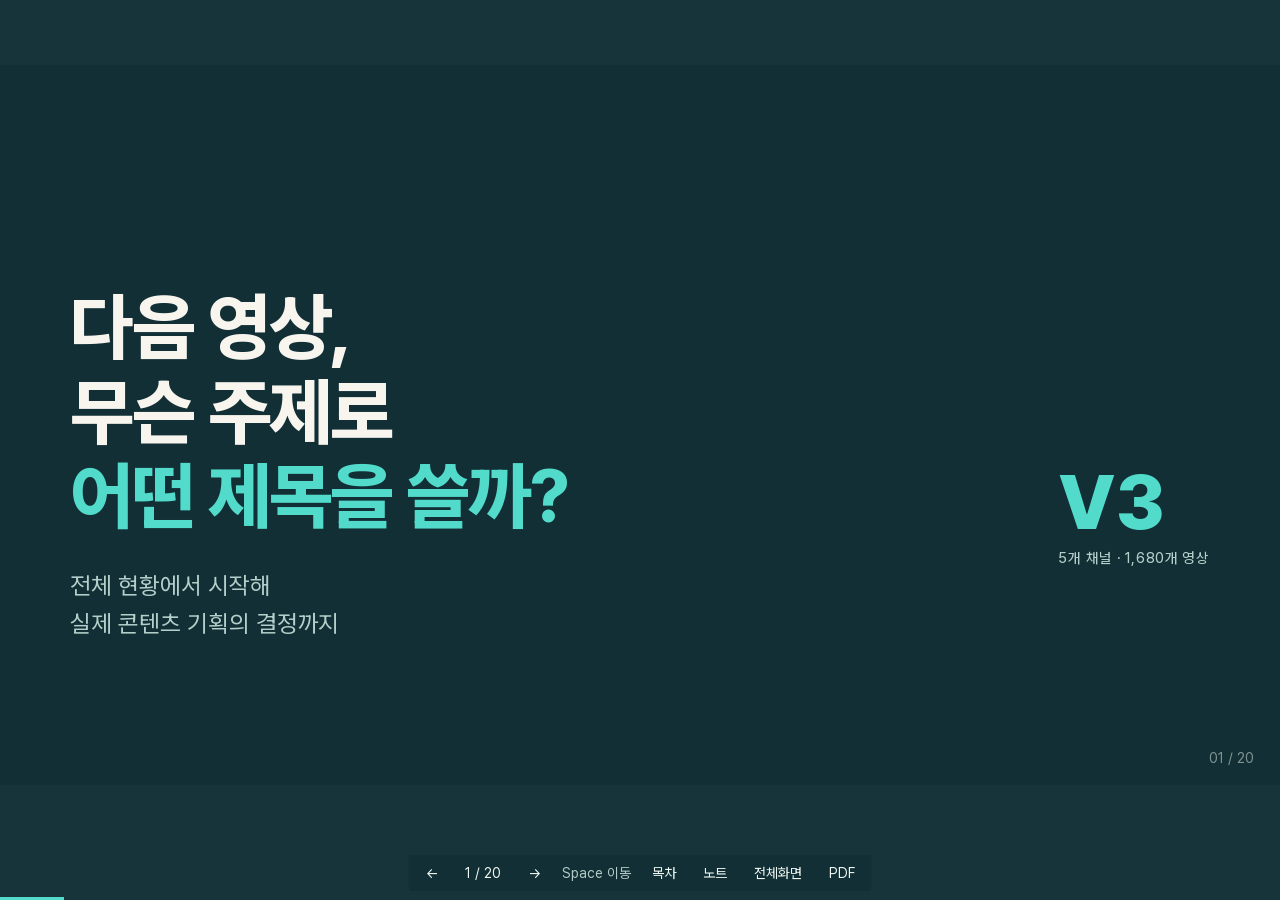
<file: versions/v3/index.html>
<!doctype html><html lang="ko"><head><meta charset="utf-8"><meta name="viewport" content="width=device-width,initial-scale=1"><meta name="description" content="전체 주제 현황에서 제목의 정의와 실제 기획 결정까지 이어지는 5개 채널 1680개 영상 분석 발표 V3"><title>다음 영상의 주제와 제목 | V3</title><link rel="stylesheet" href="style.css?v=3"><script src="assets/anime.min.js" defer></script><script src="deck.js?v=3" defer></script></head><body><main id="stage" aria-label="V3 발표 슬라이드">
<section class="slide dark cover active" id="slide-1" aria-label="슬라이드 1" aria-hidden="false">

<h1>다음 영상,<br>무슨 주제로<br><em>어떤 제목을 쓸까?</em></h1><div class="body"><p class="cover-sub">전체 현황에서 시작해<br>실제 콘텐츠 기획의 결정까지</p><div class="cover-number">V3<span>5개 채널 · 1,680개 영상</span></div></div>

<span class="slidenum">01 / 20</span></section>
<section class="slide " id="slide-2" aria-label="슬라이드 2" aria-hidden="true">

<h1>연구 질문은 실제 기획의 두 결정에서 출발했습니다</h1><div class="body"><div class="motivation"><div><span>주제 선택</span><p>어떤 내용을 다룰지<br><b>후보를 좁힐 근거</b></p></div><div><span>제목 선택</span><p>같은 내용을 어떻게<br><b>제목으로 표현할지</b></p></div></div><div class="reading-route"><b>전체 현황</b><span>→ 채널별 차이</span><span>→ 제목 표현</span><span>→ 기획 결정</span></div></div>
<footer class="foot">연구 질문: 방송사 뉴미디어 뉴스 채널에서 콘텐츠 주제에 따라 조회수는 어떻게 달라지는가?</footer>
<span class="slidenum">02 / 20</span></section>
<section class="slide " id="slide-3" aria-label="슬라이드 3" aria-hidden="true">

<h1>2025년에 올라온 일반 영상 1,680개를 분석했습니다</h1><div class="body"><div class="data-context"><b>업로드 2025.01–12</b><span>조회수 측정 2026.10.18</span></div><svg class="dataviz" viewBox="0 0 1400 400" role="img" aria-label="채널별 수집 영상 수" xmlns="http://www.w3.org/2000/svg"><text x="0" y="62" fill="#17343b" font-size="28" text-anchor="start" font-weight="650">14F · MBC</text><rect x="380" y="35" width="766.6666666666667" height="35" fill="#087f79" rx="3"/><text x="1164.6666666666667" y="64" fill="#087f79" font-size="31" text-anchor="start" font-weight="750">575</text><text x="0" y="132" fill="#17343b" font-size="28" text-anchor="start" font-weight="650">크랩 KLAB · KBS</text><rect x="380" y="105" width="493.33333333333337" height="35" fill="#4879b4" rx="3"/><text x="891.3333333333334" y="134" fill="#4879b4" font-size="31" text-anchor="start" font-weight="750">370</text><text x="0" y="202" fill="#17343b" font-size="28" text-anchor="start" font-weight="650">스브스뉴스 · SBS</text><rect x="380" y="175" width="420.0" height="35" fill="#d77141" rx="3"/><text x="818.0" y="204" fill="#d77141" font-size="31" text-anchor="start" font-weight="750">315</text><text x="0" y="272" fill="#17343b" font-size="28" text-anchor="start" font-weight="650">소탐대실 · JTBC</text><rect x="380" y="245" width="62.66666666666667" height="35" fill="#7468bd" rx="3"/><text x="460.6666666666667" y="274" fill="#7468bd" font-size="31" text-anchor="start" font-weight="750">47</text><text x="0" y="342" fill="#17343b" font-size="28" text-anchor="start" font-weight="650">비디오머그 · SBS</text><rect x="380" y="315" width="497.33333333333337" height="35" fill="#375264" rx="3"/><text x="895.3333333333334" y="344" fill="#375264" font-size="31" text-anchor="start" font-weight="750">373</text></svg></div>
<footer class="foot">Firecrawl 수집 · 쇼츠·라이브 제외 · 중복·요청 필드 결측 0개 · 삭제·비공개 영상은 범위 밖</footer>
<span class="slidenum">03 / 20</span></section>
<section class="slide " id="slide-4" aria-label="슬라이드 4" aria-hidden="true">

<h1>주제는 제목·설명에서 찾은 8개 태그입니다</h1><div class="body"><div class="taxonomy-list"><span>정치·국제</span><span>경제·소비</span><span>기술·디지털</span><span>음식·외식</span><span>건강·의학</span><span>사회·생활</span><span>과학·환경</span><span>문화·연예</span></div><div class="tag-example"><span>제목·설명에서 정한 단어를 찾으면 주제 이름표 부여</span><p>애플 구형 아이패드 가격 인상,<br>왜 올리는 거예요?</p><b>경제·소비　+　기술·디지털</b></div><p class="bottom-line">한 영상이 여러 주제에 포함될 수 있습니다</p></div>
<footer class="foot">단어 목록으로 자동 분류 · 한 영상에 여러 주제 허용 · V1·V2 규칙 유지</footer>
<span class="slidenum">04 / 20</span></section>
<section class="slide " id="slide-5" aria-label="슬라이드 5" aria-hidden="true">
<div class="section-label">전체 현황</div>
<h1>전체에서는 정치·국제와 경제·소비를 많이 다뤘습니다</h1><div class="body"><svg class="dataviz" viewBox="0 0 1400 495" role="img" aria-label="8개 주제의 전체 영상 수와 전체 대비 비중" xmlns="http://www.w3.org/2000/svg"><line x1="280.0" y1="25" x2="280.0" y2="439" stroke="#d5dfda" stroke-width="1" stroke-dasharray=""/><text x="280.0" y="469" fill="#657d80" font-size="21" text-anchor="middle" font-weight="450">0개</text><line x1="454.0" y1="25" x2="454.0" y2="439" stroke="#d5dfda" stroke-width="1" stroke-dasharray=""/><text x="454.0" y="469" fill="#657d80" font-size="21" text-anchor="middle" font-weight="450">150개</text><line x1="628.0" y1="25" x2="628.0" y2="439" stroke="#d5dfda" stroke-width="1" stroke-dasharray=""/><text x="628.0" y="469" fill="#657d80" font-size="21" text-anchor="middle" font-weight="450">300개</text><line x1="802.0" y1="25" x2="802.0" y2="439" stroke="#d5dfda" stroke-width="1" stroke-dasharray=""/><text x="802.0" y="469" fill="#657d80" font-size="21" text-anchor="middle" font-weight="450">450개</text><line x1="976.0" y1="25" x2="976.0" y2="439" stroke="#d5dfda" stroke-width="1" stroke-dasharray=""/><text x="976.0" y="469" fill="#657d80" font-size="21" text-anchor="middle" font-weight="450">600개</text><line x1="1150.0" y1="25" x2="1150.0" y2="439" stroke="#d5dfda" stroke-width="1" stroke-dasharray=""/><text x="1150.0" y="469" fill="#657d80" font-size="21" text-anchor="middle" font-weight="450">750개</text><text x="0" y="63" fill="#17343b" font-size="29" text-anchor="start" font-weight="650">정치·국제</text><rect x="280" y="38" width="793.4399999999999" height="31" fill="#087f79" rx="2"/><text x="1086.44" y="64" fill="#087f79" font-size="27" text-anchor="start" font-weight="700">684</text><text x="1380" y="62" fill="#657d80" font-size="22" text-anchor="end" font-weight="450">40.7% / 전체</text><text x="0" y="114" fill="#17343b" font-size="29" text-anchor="start" font-weight="650">경제·소비</text><rect x="280" y="89" width="588.12" height="31" fill="#087f79" rx="2"/><text x="881.12" y="115" fill="#087f79" font-size="27" text-anchor="start" font-weight="700">507</text><text x="1380" y="113" fill="#657d80" font-size="22" text-anchor="end" font-weight="450">30.2% / 전체</text><text x="0" y="165" fill="#17343b" font-size="29" text-anchor="start" font-weight="650">사회·생활</text><rect x="280" y="140" width="377.0" height="31" fill="#92aaa5" rx="2"/><text x="670.0" y="166" fill="#657d80" font-size="27" text-anchor="start" font-weight="700">325</text><text x="1380" y="164" fill="#657d80" font-size="22" text-anchor="end" font-weight="450">19.3% / 전체</text><text x="0" y="216" fill="#17343b" font-size="29" text-anchor="start" font-weight="650">음식·외식</text><rect x="280" y="191" width="305.08" height="31" fill="#92aaa5" rx="2"/><text x="598.0799999999999" y="217" fill="#657d80" font-size="27" text-anchor="start" font-weight="700">263</text><text x="1380" y="215" fill="#657d80" font-size="22" text-anchor="end" font-weight="450">15.7% / 전체</text><text x="0" y="267" fill="#17343b" font-size="29" text-anchor="start" font-weight="650">기술·디지털</text><rect x="280" y="242" width="229.67999999999998" height="31" fill="#92aaa5" rx="2"/><text x="522.68" y="268" fill="#657d80" font-size="27" text-anchor="start" font-weight="700">198</text><text x="1380" y="266" fill="#657d80" font-size="22" text-anchor="end" font-weight="450">11.8% / 전체</text><text x="0" y="318" fill="#17343b" font-size="29" text-anchor="start" font-weight="650">건강·의학</text><rect x="280" y="293" width="186.76" height="31" fill="#92aaa5" rx="2"/><text x="479.76" y="319" fill="#657d80" font-size="27" text-anchor="start" font-weight="700">161</text><text x="1380" y="317" fill="#657d80" font-size="22" text-anchor="end" font-weight="450">9.6% / 전체</text><text x="0" y="369" fill="#17343b" font-size="29" text-anchor="start" font-weight="650">과학·환경</text><rect x="280" y="344" width="183.28" height="31" fill="#92aaa5" rx="2"/><text x="476.28" y="370" fill="#657d80" font-size="27" text-anchor="start" font-weight="700">158</text><text x="1380" y="368" fill="#657d80" font-size="22" text-anchor="end" font-weight="450">9.4% / 전체</text><text x="0" y="420" fill="#17343b" font-size="29" text-anchor="start" font-weight="650">문화·연예</text><rect x="280" y="395" width="178.64" height="31" fill="#92aaa5" rx="2"/><text x="471.64" y="421" fill="#657d80" font-size="27" text-anchor="start" font-weight="700">154</text><text x="1380" y="419" fill="#657d80" font-size="22" text-anchor="end" font-weight="450">9.2% / 전체</text></svg></div>
<footer class="foot">분모는 전체 1,680개 · 복수 태그 723개라 합계는 100%가 아님 · 태그 없는 영상 282개</footer>
<span class="slidenum">05 / 20</span></section>
<section class="slide " id="slide-6" aria-label="슬라이드 6" aria-hidden="true">

<h1>조회수 성과는 ‘같은 채널의 상위권 비중’으로 봅니다</h1><div class="body"><div class="metric-layout"><div class="metric-dots"><svg class="dataviz" viewBox="0 0 340 340" role="img" aria-label="100개 중 약 25개가 상위권인 개념도" xmlns="http://www.w3.org/2000/svg"><circle class="dot" cx="25" cy="25" r="9" fill="#087f79"/><circle class="dot" cx="54" cy="25" r="9" fill="#087f79"/><circle class="dot" cx="83" cy="25" r="9" fill="#087f79"/><circle class="dot" cx="112" cy="25" r="9" fill="#087f79"/><circle class="dot" cx="141" cy="25" r="9" fill="#087f79"/><circle class="dot" cx="170" cy="25" r="9" fill="#087f79"/><circle class="dot" cx="199" cy="25" r="9" fill="#087f79"/><circle class="dot" cx="228" cy="25" r="9" fill="#087f79"/><circle class="dot" cx="257" cy="25" r="9" fill="#087f79"/><circle class="dot" cx="286" cy="25" r="9" fill="#087f79"/><circle class="dot" cx="25" cy="54" r="9" fill="#087f79"/><circle class="dot" cx="54" cy="54" r="9" fill="#087f79"/><circle class="dot" cx="83" cy="54" r="9" fill="#087f79"/><circle class="dot" cx="112" cy="54" r="9" fill="#087f79"/><circle class="dot" cx="141" cy="54" r="9" fill="#087f79"/><circle class="dot" cx="170" cy="54" r="9" fill="#087f79"/><circle class="dot" cx="199" cy="54" r="9" fill="#087f79"/><circle class="dot" cx="228" cy="54" r="9" fill="#087f79"/><circle class="dot" cx="257" cy="54" r="9" fill="#087f79"/><circle class="dot" cx="286" cy="54" r="9" fill="#087f79"/><circle class="dot" cx="25" cy="83" r="9" fill="#087f79"/><circle class="dot" cx="54" cy="83" r="9" fill="#087f79"/><circle class="dot" cx="83" cy="83" r="9" fill="#087f79"/><circle class="dot" cx="112" cy="83" r="9" fill="#087f79"/><circle class="dot" cx="141" cy="83" r="9" fill="#087f79"/><circle class="dot" cx="170" cy="83" r="9" fill="#dce3dd"/><circle class="dot" cx="199" cy="83" r="9" fill="#dce3dd"/><circle class="dot" cx="228" cy="83" r="9" fill="#dce3dd"/><circle class="dot" cx="257" cy="83" r="9" fill="#dce3dd"/><circle class="dot" cx="286" cy="83" r="9" fill="#dce3dd"/><circle class="dot" cx="25" cy="112" r="9" fill="#dce3dd"/><circle class="dot" cx="54" cy="112" r="9" fill="#dce3dd"/><circle class="dot" cx="83" cy="112" r="9" fill="#dce3dd"/><circle class="dot" cx="112" cy="112" r="9" fill="#dce3dd"/><circle class="dot" cx="141" cy="112" r="9" fill="#dce3dd"/><circle class="dot" cx="170" cy="112" r="9" fill="#dce3dd"/><circle class="dot" cx="199" cy="112" r="9" fill="#dce3dd"/><circle class="dot" cx="228" cy="112" r="9" fill="#dce3dd"/><circle class="dot" cx="257" cy="112" r="9" fill="#dce3dd"/><circle class="dot" cx="286" cy="112" r="9" fill="#dce3dd"/><circle class="dot" cx="25" cy="141" r="9" fill="#dce3dd"/><circle class="dot" cx="54" cy="141" r="9" fill="#dce3dd"/><circle class="dot" cx="83" cy="141" r="9" fill="#dce3dd"/><circle class="dot" cx="112" cy="141" r="9" fill="#dce3dd"/><circle class="dot" cx="141" cy="141" r="9" fill="#dce3dd"/><circle class="dot" cx="170" cy="141" r="9" fill="#dce3dd"/><circle class="dot" cx="199" cy="141" r="9" fill="#dce3dd"/><circle class="dot" cx="228" cy="141" r="9" fill="#dce3dd"/><circle class="dot" cx="257" cy="141" r="9" fill="#dce3dd"/><circle class="dot" cx="286" cy="141" r="9" fill="#dce3dd"/><circle class="dot" cx="25" cy="170" r="9" fill="#dce3dd"/><circle class="dot" cx="54" cy="170" r="9" fill="#dce3dd"/><circle class="dot" cx="83" cy="170" r="9" fill="#dce3dd"/><circle class="dot" cx="112" cy="170" r="9" fill="#dce3dd"/><circle class="dot" cx="141" cy="170" r="9" fill="#dce3dd"/><circle class="dot" cx="170" cy="170" r="9" fill="#dce3dd"/><circle class="dot" cx="199" cy="170" r="9" fill="#dce3dd"/><circle class="dot" cx="228" cy="170" r="9" fill="#dce3dd"/><circle class="dot" cx="257" cy="170" r="9" fill="#dce3dd"/><circle class="dot" cx="286" cy="170" r="9" fill="#dce3dd"/><circle class="dot" cx="25" cy="199" r="9" fill="#dce3dd"/><circle class="dot" cx="54" cy="199" r="9" fill="#dce3dd"/><circle class="dot" cx="83" cy="199" r="9" fill="#dce3dd"/><circle class="dot" cx="112" cy="199" r="9" fill="#dce3dd"/><circle class="dot" cx="141" cy="199" r="9" fill="#dce3dd"/><circle class="dot" cx="170" cy="199" r="9" fill="#dce3dd"/><circle class="dot" cx="199" cy="199" r="9" fill="#dce3dd"/><circle class="dot" cx="228" cy="199" r="9" fill="#dce3dd"/><circle class="dot" cx="257" cy="199" r="9" fill="#dce3dd"/><circle class="dot" cx="286" cy="199" r="9" fill="#dce3dd"/><circle class="dot" cx="25" cy="228" r="9" fill="#dce3dd"/><circle class="dot" cx="54" cy="228" r="9" fill="#dce3dd"/><circle class="dot" cx="83" cy="228" r="9" fill="#dce3dd"/><circle class="dot" cx="112" cy="228" r="9" fill="#dce3dd"/><circle class="dot" cx="141" cy="228" r="9" fill="#dce3dd"/><circle class="dot" cx="170" cy="228" r="9" fill="#dce3dd"/><circle class="dot" cx="199" cy="228" r="9" fill="#dce3dd"/><circle class="dot" cx="228" cy="228" r="9" fill="#dce3dd"/><circle class="dot" cx="257" cy="228" r="9" fill="#dce3dd"/><circle class="dot" cx="286" cy="228" r="9" fill="#dce3dd"/><circle class="dot" cx="25" cy="257" r="9" fill="#dce3dd"/><circle class="dot" cx="54" cy="257" r="9" fill="#dce3dd"/><circle class="dot" cx="83" cy="257" r="9" fill="#dce3dd"/><circle class="dot" cx="112" cy="257" r="9" fill="#dce3dd"/><circle class="dot" cx="141" cy="257" r="9" fill="#dce3dd"/><circle class="dot" cx="170" cy="257" r="9" fill="#dce3dd"/><circle class="dot" cx="199" cy="257" r="9" fill="#dce3dd"/><circle class="dot" cx="228" cy="257" r="9" fill="#dce3dd"/><circle class="dot" cx="257" cy="257" r="9" fill="#dce3dd"/><circle class="dot" cx="286" cy="257" r="9" fill="#dce3dd"/><circle class="dot" cx="25" cy="286" r="9" fill="#dce3dd"/><circle class="dot" cx="54" cy="286" r="9" fill="#dce3dd"/><circle class="dot" cx="83" cy="286" r="9" fill="#dce3dd"/><circle class="dot" cx="112" cy="286" r="9" fill="#dce3dd"/><circle class="dot" cx="141" cy="286" r="9" fill="#dce3dd"/><circle class="dot" cx="170" cy="286" r="9" fill="#dce3dd"/><circle class="dot" cx="199" cy="286" r="9" fill="#dce3dd"/><circle class="dot" cx="228" cy="286" r="9" fill="#dce3dd"/><circle class="dot" cx="257" cy="286" r="9" fill="#dce3dd"/><circle class="dot" cx="286" cy="286" r="9" fill="#dce3dd"/></svg></div><div><p class="metric-caption">각 채널에서 조회수순</p><strong class="metric-big">상위 25%</strong><p class="metric-copy">이 안에 든 영상이<br>각 주제·제목 집단에 얼마나 있는가?</p></div></div><p class="bottom-line">예: 어떤 주제 100개 중 35개가 상위권이면 <b>35%</b></p></div>
<footer class="foot">전체 422/1,680개(25.1%)가 채널 내 상위권 · 비중은 관찰값이며 미래 성공확률이 아님</footer>
<span class="slidenum">06 / 20</span></section>
<section class="slide " id="slide-7" aria-label="슬라이드 7" aria-hidden="true">

<h1>주제별 상위권 비중은 20.5~30.4%였습니다</h1><div class="body"><svg class="dataviz" viewBox="0 0 1400 495" role="img" aria-label="8개 주제의 조회수 상위권 영상의 비중과 분모" xmlns="http://www.w3.org/2000/svg"><line x1="280.0" y1="25" x2="280.0" y2="439" stroke="#d5dfda" stroke-width="1" stroke-dasharray=""/><text x="280.0" y="469" fill="#657d80" font-size="21" text-anchor="middle" font-weight="450">0%</text><line x1="454.0" y1="25" x2="454.0" y2="439" stroke="#d5dfda" stroke-width="1" stroke-dasharray=""/><text x="454.0" y="469" fill="#657d80" font-size="21" text-anchor="middle" font-weight="450">10%</text><line x1="628.0" y1="25" x2="628.0" y2="439" stroke="#d5dfda" stroke-width="1" stroke-dasharray=""/><text x="628.0" y="469" fill="#657d80" font-size="21" text-anchor="middle" font-weight="450">20%</text><line x1="802.0" y1="25" x2="802.0" y2="439" stroke="#d5dfda" stroke-width="1" stroke-dasharray=""/><text x="802.0" y="469" fill="#657d80" font-size="21" text-anchor="middle" font-weight="450">30%</text><line x1="976.0" y1="25" x2="976.0" y2="439" stroke="#d5dfda" stroke-width="1" stroke-dasharray=""/><text x="976.0" y="469" fill="#657d80" font-size="21" text-anchor="middle" font-weight="450">40%</text><line x1="1150.0" y1="25" x2="1150.0" y2="439" stroke="#d5dfda" stroke-width="1" stroke-dasharray=""/><text x="1150.0" y="469" fill="#657d80" font-size="21" text-anchor="middle" font-weight="450">50%</text><line x1="715.0" y1="25" x2="715.0" y2="439" stroke="#a08758" stroke-width="2" stroke-dasharray="6 7"/><text x="715.0" y="18" fill="#8a7048" font-size="20" text-anchor="middle" font-weight="450">전체 기준 약 25%</text><text x="0" y="63" fill="#17343b" font-size="29" text-anchor="start" font-weight="650">과학·환경</text><rect x="280" y="38" width="528.6075949367089" height="31" fill="#087f79" rx="2"/><text x="821.6075949367089" y="64" fill="#087f79" font-size="27" text-anchor="start" font-weight="700">30.4%</text><text x="1380" y="62" fill="#657d80" font-size="22" text-anchor="end" font-weight="450">48/158개</text><text x="0" y="114" fill="#17343b" font-size="29" text-anchor="start" font-weight="650">경제·소비</text><rect x="280" y="89" width="501.06508875739644" height="31" fill="#087f79" rx="2"/><text x="794.0650887573964" y="115" fill="#087f79" font-size="27" text-anchor="start" font-weight="700">28.8%</text><text x="1380" y="113" fill="#657d80" font-size="22" text-anchor="end" font-weight="450">146/507개</text><text x="0" y="165" fill="#17343b" font-size="29" text-anchor="start" font-weight="650">정치·국제</text><rect x="280" y="140" width="498.5964912280701" height="31" fill="#92aaa5" rx="2"/><text x="791.5964912280701" y="166" fill="#657d80" font-size="27" text-anchor="start" font-weight="700">28.7%</text><text x="1380" y="164" fill="#657d80" font-size="22" text-anchor="end" font-weight="450">196/684개</text><text x="0" y="216" fill="#17343b" font-size="29" text-anchor="start" font-weight="650">음식·외식</text><rect x="280" y="191" width="476.3498098859315" height="31" fill="#92aaa5" rx="2"/><text x="769.3498098859316" y="217" fill="#657d80" font-size="27" text-anchor="start" font-weight="700">27.4%</text><text x="1380" y="215" fill="#657d80" font-size="22" text-anchor="end" font-weight="450">72/263개</text><text x="0" y="267" fill="#17343b" font-size="29" text-anchor="start" font-weight="650">사회·생활</text><rect x="280" y="242" width="465.7846153846153" height="31" fill="#92aaa5" rx="2"/><text x="758.7846153846153" y="268" fill="#657d80" font-size="27" text-anchor="start" font-weight="700">26.8%</text><text x="1380" y="266" fill="#657d80" font-size="22" text-anchor="end" font-weight="450">87/325개</text><text x="0" y="318" fill="#17343b" font-size="29" text-anchor="start" font-weight="650">문화·연예</text><rect x="280" y="293" width="463.2467532467532" height="31" fill="#92aaa5" rx="2"/><text x="756.2467532467532" y="319" fill="#657d80" font-size="27" text-anchor="start" font-weight="700">26.6%</text><text x="1380" y="317" fill="#657d80" font-size="22" text-anchor="end" font-weight="450">41/154개</text><text x="0" y="369" fill="#17343b" font-size="29" text-anchor="start" font-weight="650">기술·디지털</text><rect x="280" y="344" width="439.3939393939394" height="31" fill="#92aaa5" rx="2"/><text x="732.3939393939394" y="370" fill="#657d80" font-size="27" text-anchor="start" font-weight="700">25.3%</text><text x="1380" y="368" fill="#657d80" font-size="22" text-anchor="end" font-weight="450">50/198개</text><text x="0" y="420" fill="#17343b" font-size="29" text-anchor="start" font-weight="650">건강·의학</text><rect x="280" y="395" width="356.6459627329192" height="31" fill="#92aaa5" rx="2"/><text x="649.6459627329192" y="421" fill="#657d80" font-size="27" text-anchor="start" font-weight="700">20.5%</text><text x="1380" y="419" fill="#657d80" font-size="22" text-anchor="end" font-weight="450">33/161개</text></svg><p class="bottom-line" style="font-size:27px">이 중 과학·환경과 경제·소비를 채널별로 나눠 보겠습니다</p></div>
<footer class="foot">확대 사례: 과학·환경 30.4%, 경제·소비 28.8% · 근접값의 통계적 우열을 검정한 것은 아님</footer>
<span class="slidenum">07 / 20</span></section>
<section class="slide " id="slide-8" aria-label="슬라이드 8" aria-hidden="true">
<div class="section-label">전체에서 채널로</div>
<h1>합산에서 높았던 과학·환경도 채널마다 달랐습니다</h1><div class="body"><svg class="dataviz" viewBox="0 0 1400 450" role="img" aria-label="과학·환경 태그의 채널별 상위권 비중" xmlns="http://www.w3.org/2000/svg"><line x1="300.0" y1="28" x2="300.0" y2="387" stroke="#d5dfda" stroke-width="1" stroke-dasharray=""/><text x="300.0" y="430" fill="#657d80" font-size="22" text-anchor="middle" font-weight="450">0%</text><line x1="464.0" y1="28" x2="464.0" y2="387" stroke="#d5dfda" stroke-width="1" stroke-dasharray=""/><text x="464.0" y="430" fill="#657d80" font-size="22" text-anchor="middle" font-weight="450">10%</text><line x1="628.0" y1="28" x2="628.0" y2="387" stroke="#d5dfda" stroke-width="1" stroke-dasharray=""/><text x="628.0" y="430" fill="#657d80" font-size="22" text-anchor="middle" font-weight="450">20%</text><line x1="792.0" y1="28" x2="792.0" y2="387" stroke="#d5dfda" stroke-width="1" stroke-dasharray=""/><text x="792.0" y="430" fill="#657d80" font-size="22" text-anchor="middle" font-weight="450">30%</text><line x1="956.0" y1="28" x2="956.0" y2="387" stroke="#d5dfda" stroke-width="1" stroke-dasharray=""/><text x="956.0" y="430" fill="#657d80" font-size="22" text-anchor="middle" font-weight="450">40%</text><line x1="1120.0" y1="28" x2="1120.0" y2="387" stroke="#d5dfda" stroke-width="1" stroke-dasharray=""/><text x="1120.0" y="430" fill="#657d80" font-size="22" text-anchor="middle" font-weight="450">50%</text><line x1="710.0" y1="28" x2="710.0" y2="387" stroke="#a08758" stroke-width="2" stroke-dasharray="6 7"/><text x="710.0" y="23" fill="#8a7048" font-size="20" text-anchor="middle" font-weight="450">채널 기준 약 25%</text><text x="0" y="85" fill="#17343b" font-size="31" text-anchor="start" font-weight="650">14F</text><rect x="300" y="55" width="588.7179487179487" height="42" fill="#087f79" rx="3"/><text x="905.7179487179487" y="87" fill="#087f79" font-size="33" text-anchor="start" font-weight="750">36%</text><text x="1370" y="83" fill="#657d80" font-size="23" text-anchor="end" font-weight="450">14/39개</text><text x="0" y="150" fill="#17343b" font-size="31" text-anchor="start" font-weight="650">크랩 KLAB</text><rect x="300" y="120" width="315.3846153846154" height="42" fill="#4879b4" rx="3"/><text x="632.3846153846155" y="152" fill="#4879b4" font-size="33" text-anchor="start" font-weight="750">19%</text><text x="1370" y="148" fill="#657d80" font-size="23" text-anchor="end" font-weight="450">5/26개</text><text x="0" y="215" fill="#17343b" font-size="31" text-anchor="start" font-weight="650">스브스뉴스</text><rect x="300" y="185" width="546.6666666666665" height="42" fill="#d77141" rx="3"/><text x="863.6666666666665" y="217" fill="#d77141" font-size="33" text-anchor="start" font-weight="750">33%</text><text x="1370" y="213" fill="#657d80" font-size="23" text-anchor="end" font-weight="450">12/36개</text><text x="0" y="280" fill="#17343b" font-size="31" text-anchor="start" font-weight="650">소탐대실</text><rect x="300" y="250" width="447.2727272727272" height="42" fill="#7468bd" rx="3"/><text x="764.2727272727273" y="282" fill="#7468bd" font-size="33" text-anchor="start" font-weight="750">27%</text><text x="1370" y="278" fill="#657d80" font-size="23" text-anchor="end" font-weight="450">3/11개</text><text x="0" y="345" fill="#17343b" font-size="31" text-anchor="start" font-weight="650">비디오머그</text><rect x="300" y="315" width="499.1304347826087" height="42" fill="#375264" rx="3"/><text x="816.1304347826087" y="347" fill="#375264" font-size="33" text-anchor="start" font-weight="750">30%</text><text x="1370" y="343" fill="#657d80" font-size="23" text-anchor="end" font-weight="450">14/46개</text></svg></div>
<footer class="foot">앞 장 합산 48/158개(30.4%)를 채널별로 분해 · 숫자: 상위권/해당 태그 영상 · 소탐대실 11개</footer>
<span class="slidenum">08 / 20</span></section>
<section class="slide " id="slide-9" aria-label="슬라이드 9" aria-hidden="true">

<h1>경제·소비에서는 비디오머그의 비중이 높았습니다</h1><div class="body"><svg class="dataviz" viewBox="0 0 1400 450" role="img" aria-label="경제·소비 태그의 채널별 상위권 비중" xmlns="http://www.w3.org/2000/svg"><line x1="300.0" y1="28" x2="300.0" y2="387" stroke="#d5dfda" stroke-width="1" stroke-dasharray=""/><text x="300.0" y="430" fill="#657d80" font-size="22" text-anchor="middle" font-weight="450">0%</text><line x1="464.0" y1="28" x2="464.0" y2="387" stroke="#d5dfda" stroke-width="1" stroke-dasharray=""/><text x="464.0" y="430" fill="#657d80" font-size="22" text-anchor="middle" font-weight="450">10%</text><line x1="628.0" y1="28" x2="628.0" y2="387" stroke="#d5dfda" stroke-width="1" stroke-dasharray=""/><text x="628.0" y="430" fill="#657d80" font-size="22" text-anchor="middle" font-weight="450">20%</text><line x1="792.0" y1="28" x2="792.0" y2="387" stroke="#d5dfda" stroke-width="1" stroke-dasharray=""/><text x="792.0" y="430" fill="#657d80" font-size="22" text-anchor="middle" font-weight="450">30%</text><line x1="956.0" y1="28" x2="956.0" y2="387" stroke="#d5dfda" stroke-width="1" stroke-dasharray=""/><text x="956.0" y="430" fill="#657d80" font-size="22" text-anchor="middle" font-weight="450">40%</text><line x1="1120.0" y1="28" x2="1120.0" y2="387" stroke="#d5dfda" stroke-width="1" stroke-dasharray=""/><text x="1120.0" y="430" fill="#657d80" font-size="22" text-anchor="middle" font-weight="450">50%</text><line x1="710.0" y1="28" x2="710.0" y2="387" stroke="#a08758" stroke-width="2" stroke-dasharray="6 7"/><text x="710.0" y="23" fill="#8a7048" font-size="20" text-anchor="middle" font-weight="450">채널 기준 약 25%</text><text x="0" y="85" fill="#17343b" font-size="31" text-anchor="start" font-weight="650">14F</text><rect x="300" y="55" width="351.4285714285714" height="42" fill="#087f79" rx="3"/><text x="668.4285714285713" y="87" fill="#087f79" font-size="33" text-anchor="start" font-weight="750">21%</text><text x="1370" y="83" fill="#657d80" font-size="23" text-anchor="end" font-weight="450">30/140개</text><text x="0" y="150" fill="#17343b" font-size="31" text-anchor="start" font-weight="650">크랩 KLAB</text><rect x="300" y="120" width="500.6315789473684" height="42" fill="#4879b4" rx="3"/><text x="817.6315789473683" y="152" fill="#4879b4" font-size="33" text-anchor="start" font-weight="750">31%</text><text x="1370" y="148" fill="#657d80" font-size="23" text-anchor="end" font-weight="450">29/95개</text><text x="0" y="215" fill="#17343b" font-size="31" text-anchor="start" font-weight="650">스브스뉴스</text><rect x="300" y="185" width="395.8620689655172" height="42" fill="#d77141" rx="3"/><text x="712.8620689655172" y="217" fill="#d77141" font-size="33" text-anchor="start" font-weight="750">24%</text><text x="1370" y="213" fill="#657d80" font-size="23" text-anchor="end" font-weight="450">21/87개</text><text x="0" y="280" fill="#17343b" font-size="31" text-anchor="start" font-weight="650">소탐대실</text><text x="318" y="280" fill="#657d80" font-size="27" text-anchor="start" font-weight="450">표본 4개 · 비교 유보</text><text x="1370" y="278" fill="#657d80" font-size="23" text-anchor="end" font-weight="450">전체 4개</text><text x="0" y="345" fill="#17343b" font-size="31" text-anchor="start" font-weight="650">비디오머그</text><rect x="300" y="315" width="598.0110497237569" height="42" fill="#375264" rx="3"/><text x="915.0110497237569" y="347" fill="#375264" font-size="33" text-anchor="start" font-weight="750">36%</text><text x="1370" y="343" fill="#657d80" font-size="23" text-anchor="end" font-weight="450">66/181개</text></svg><p class="bottom-line" style="font-size:27px">이제 같은 영상들을 제목의 표현으로 나눠 보겠습니다</p></div>
<footer class="foot">앞 장 합산 146/507개(28.8%)를 채널별로 분해 · 소탐대실은 4개로 비교 유보</footer>
<span class="slidenum">09 / 20</span></section>
<section class="slide " id="slide-10" aria-label="슬라이드 10" aria-hidden="true">
<div class="section-label">이제 제목을 본다</div>
<h1>설명형 표현은 이유나 정체를 알려주겠다는 말입니다</h1><div class="body"><div class="definition-line"><b>왜 · 이유 · 비밀 · 정체 · 원리</b><span>분석에서는 제목에 이 단어가 하나 이상 있으면 ‘포함’</span></div><div class="title-definitions"><div><p>한국인들은 <mark>왜</mark> 이렇게 급식에 진심일까</p><b>포함 · ‘왜’</b></div><div><p>같은 공장, 가격은 반값? 노브랜드 PB의 <mark>비밀</mark></p><b>포함 · ‘비밀’</b></div><div><p>선글라스에도 유효기간이 있을까?</p><b class="muted-label">미포함 · 물음표만 있음</b></div></div></div>
<footer class="foot">실제 제목 일부 표기 생략 · PB=유통사 자체브랜드 · 포함/미포함은 제목의 품질 평가가 아님</footer>
<span class="slidenum">10 / 20</span></section>
<section class="slide " id="slide-11" aria-label="슬라이드 11" aria-hidden="true">

<h1>이 규칙으로 나누면, 포함 집단은 35%가 상위권이었습니다</h1><div class="body"><div class="two-stat"><div><span>다섯 단어 미포함</span><strong>23%</strong><p>306/1,345개</p><svg class="dataviz" viewBox="0 0 245 245" role="img" aria-label="다섯 단어 미포함 집단의 비중" xmlns="http://www.w3.org/2000/svg"><circle class="dot" cx="20" cy="20" r="7" fill="#b8c8c5"/><circle class="dot" cx="42" cy="20" r="7" fill="#b8c8c5"/><circle class="dot" cx="64" cy="20" r="7" fill="#b8c8c5"/><circle class="dot" cx="86" cy="20" r="7" fill="#b8c8c5"/><circle class="dot" cx="108" cy="20" r="7" fill="#b8c8c5"/><circle class="dot" cx="130" cy="20" r="7" fill="#b8c8c5"/><circle class="dot" cx="152" cy="20" r="7" fill="#b8c8c5"/><circle class="dot" cx="174" cy="20" r="7" fill="#b8c8c5"/><circle class="dot" cx="196" cy="20" r="7" fill="#b8c8c5"/><circle class="dot" cx="218" cy="20" r="7" fill="#b8c8c5"/><circle class="dot" cx="20" cy="42" r="7" fill="#b8c8c5"/><circle class="dot" cx="42" cy="42" r="7" fill="#b8c8c5"/><circle class="dot" cx="64" cy="42" r="7" fill="#b8c8c5"/><circle class="dot" cx="86" cy="42" r="7" fill="#b8c8c5"/><circle class="dot" cx="108" cy="42" r="7" fill="#b8c8c5"/><circle class="dot" cx="130" cy="42" r="7" fill="#b8c8c5"/><circle class="dot" cx="152" cy="42" r="7" fill="#b8c8c5"/><circle class="dot" cx="174" cy="42" r="7" fill="#b8c8c5"/><circle class="dot" cx="196" cy="42" r="7" fill="#b8c8c5"/><circle class="dot" cx="218" cy="42" r="7" fill="#b8c8c5"/><circle class="dot" cx="20" cy="64" r="7" fill="#b8c8c5"/><circle class="dot" cx="42" cy="64" r="7" fill="#b8c8c5"/><circle class="dot" cx="64" cy="64" r="7" fill="#b8c8c5"/><circle class="dot" cx="86" cy="64" r="7" fill="#dce3dd"/><circle class="dot" cx="108" cy="64" r="7" fill="#dce3dd"/><circle class="dot" cx="130" cy="64" r="7" fill="#dce3dd"/><circle class="dot" cx="152" cy="64" r="7" fill="#dce3dd"/><circle class="dot" cx="174" cy="64" r="7" fill="#dce3dd"/><circle class="dot" cx="196" cy="64" r="7" fill="#dce3dd"/><circle class="dot" cx="218" cy="64" r="7" fill="#dce3dd"/><circle class="dot" cx="20" cy="86" r="7" fill="#dce3dd"/><circle class="dot" cx="42" cy="86" r="7" fill="#dce3dd"/><circle class="dot" cx="64" cy="86" r="7" fill="#dce3dd"/><circle class="dot" cx="86" cy="86" r="7" fill="#dce3dd"/><circle class="dot" cx="108" cy="86" r="7" fill="#dce3dd"/><circle class="dot" cx="130" cy="86" r="7" fill="#dce3dd"/><circle class="dot" cx="152" cy="86" r="7" fill="#dce3dd"/><circle class="dot" cx="174" cy="86" r="7" fill="#dce3dd"/><circle class="dot" cx="196" cy="86" r="7" fill="#dce3dd"/><circle class="dot" cx="218" cy="86" r="7" fill="#dce3dd"/><circle class="dot" cx="20" cy="108" r="7" fill="#dce3dd"/><circle class="dot" cx="42" cy="108" r="7" fill="#dce3dd"/><circle class="dot" cx="64" cy="108" r="7" fill="#dce3dd"/><circle class="dot" cx="86" cy="108" r="7" fill="#dce3dd"/><circle class="dot" cx="108" cy="108" r="7" fill="#dce3dd"/><circle class="dot" cx="130" cy="108" r="7" fill="#dce3dd"/><circle class="dot" cx="152" cy="108" r="7" fill="#dce3dd"/><circle class="dot" cx="174" cy="108" r="7" fill="#dce3dd"/><circle class="dot" cx="196" cy="108" r="7" fill="#dce3dd"/><circle class="dot" cx="218" cy="108" r="7" fill="#dce3dd"/><circle class="dot" cx="20" cy="130" r="7" fill="#dce3dd"/><circle class="dot" cx="42" cy="130" r="7" fill="#dce3dd"/><circle class="dot" cx="64" cy="130" r="7" fill="#dce3dd"/><circle class="dot" cx="86" cy="130" r="7" fill="#dce3dd"/><circle class="dot" cx="108" cy="130" r="7" fill="#dce3dd"/><circle class="dot" cx="130" cy="130" r="7" fill="#dce3dd"/><circle class="dot" cx="152" cy="130" r="7" fill="#dce3dd"/><circle class="dot" cx="174" cy="130" r="7" fill="#dce3dd"/><circle class="dot" cx="196" cy="130" r="7" fill="#dce3dd"/><circle class="dot" cx="218" cy="130" r="7" fill="#dce3dd"/><circle class="dot" cx="20" cy="152" r="7" fill="#dce3dd"/><circle class="dot" cx="42" cy="152" r="7" fill="#dce3dd"/><circle class="dot" cx="64" cy="152" r="7" fill="#dce3dd"/><circle class="dot" cx="86" cy="152" r="7" fill="#dce3dd"/><circle class="dot" cx="108" cy="152" r="7" fill="#dce3dd"/><circle class="dot" cx="130" cy="152" r="7" fill="#dce3dd"/><circle class="dot" cx="152" cy="152" r="7" fill="#dce3dd"/><circle class="dot" cx="174" cy="152" r="7" fill="#dce3dd"/><circle class="dot" cx="196" cy="152" r="7" fill="#dce3dd"/><circle class="dot" cx="218" cy="152" r="7" fill="#dce3dd"/><circle class="dot" cx="20" cy="174" r="7" fill="#dce3dd"/><circle class="dot" cx="42" cy="174" r="7" fill="#dce3dd"/><circle class="dot" cx="64" cy="174" r="7" fill="#dce3dd"/><circle class="dot" cx="86" cy="174" r="7" fill="#dce3dd"/><circle class="dot" cx="108" cy="174" r="7" fill="#dce3dd"/><circle class="dot" cx="130" cy="174" r="7" fill="#dce3dd"/><circle class="dot" cx="152" cy="174" r="7" fill="#dce3dd"/><circle class="dot" cx="174" cy="174" r="7" fill="#dce3dd"/><circle class="dot" cx="196" cy="174" r="7" fill="#dce3dd"/><circle class="dot" cx="218" cy="174" r="7" fill="#dce3dd"/><circle class="dot" cx="20" cy="196" r="7" fill="#dce3dd"/><circle class="dot" cx="42" cy="196" r="7" fill="#dce3dd"/><circle class="dot" cx="64" cy="196" r="7" fill="#dce3dd"/><circle class="dot" cx="86" cy="196" r="7" fill="#dce3dd"/><circle class="dot" cx="108" cy="196" r="7" fill="#dce3dd"/><circle class="dot" cx="130" cy="196" r="7" fill="#dce3dd"/><circle class="dot" cx="152" cy="196" r="7" fill="#dce3dd"/><circle class="dot" cx="174" cy="196" r="7" fill="#dce3dd"/><circle class="dot" cx="196" cy="196" r="7" fill="#dce3dd"/><circle class="dot" cx="218" cy="196" r="7" fill="#dce3dd"/><circle class="dot" cx="20" cy="218" r="7" fill="#dce3dd"/><circle class="dot" cx="42" cy="218" r="7" fill="#dce3dd"/><circle class="dot" cx="64" cy="218" r="7" fill="#dce3dd"/><circle class="dot" cx="86" cy="218" r="7" fill="#dce3dd"/><circle class="dot" cx="108" cy="218" r="7" fill="#dce3dd"/><circle class="dot" cx="130" cy="218" r="7" fill="#dce3dd"/><circle class="dot" cx="152" cy="218" r="7" fill="#dce3dd"/><circle class="dot" cx="174" cy="218" r="7" fill="#dce3dd"/><circle class="dot" cx="196" cy="218" r="7" fill="#dce3dd"/><circle class="dot" cx="218" cy="218" r="7" fill="#dce3dd"/></svg></div><div><span>다섯 단어 포함</span><strong class="teal">35%</strong><p>116/335개</p><svg class="dataviz" viewBox="0 0 245 245" role="img" aria-label="다섯 단어 포함 집단의 비중" xmlns="http://www.w3.org/2000/svg"><circle class="dot" cx="20" cy="20" r="7" fill="#087f79"/><circle class="dot" cx="42" cy="20" r="7" fill="#087f79"/><circle class="dot" cx="64" cy="20" r="7" fill="#087f79"/><circle class="dot" cx="86" cy="20" r="7" fill="#087f79"/><circle class="dot" cx="108" cy="20" r="7" fill="#087f79"/><circle class="dot" cx="130" cy="20" r="7" fill="#087f79"/><circle class="dot" cx="152" cy="20" r="7" fill="#087f79"/><circle class="dot" cx="174" cy="20" r="7" fill="#087f79"/><circle class="dot" cx="196" cy="20" r="7" fill="#087f79"/><circle class="dot" cx="218" cy="20" r="7" fill="#087f79"/><circle class="dot" cx="20" cy="42" r="7" fill="#087f79"/><circle class="dot" cx="42" cy="42" r="7" fill="#087f79"/><circle class="dot" cx="64" cy="42" r="7" fill="#087f79"/><circle class="dot" cx="86" cy="42" r="7" fill="#087f79"/><circle class="dot" cx="108" cy="42" r="7" fill="#087f79"/><circle class="dot" cx="130" cy="42" r="7" fill="#087f79"/><circle class="dot" cx="152" cy="42" r="7" fill="#087f79"/><circle class="dot" cx="174" cy="42" r="7" fill="#087f79"/><circle class="dot" cx="196" cy="42" r="7" fill="#087f79"/><circle class="dot" cx="218" cy="42" r="7" fill="#087f79"/><circle class="dot" cx="20" cy="64" r="7" fill="#087f79"/><circle class="dot" cx="42" cy="64" r="7" fill="#087f79"/><circle class="dot" cx="64" cy="64" r="7" fill="#087f79"/><circle class="dot" cx="86" cy="64" r="7" fill="#087f79"/><circle class="dot" cx="108" cy="64" r="7" fill="#087f79"/><circle class="dot" cx="130" cy="64" r="7" fill="#087f79"/><circle class="dot" cx="152" cy="64" r="7" fill="#087f79"/><circle class="dot" cx="174" cy="64" r="7" fill="#087f79"/><circle class="dot" cx="196" cy="64" r="7" fill="#087f79"/><circle class="dot" cx="218" cy="64" r="7" fill="#087f79"/><circle class="dot" cx="20" cy="86" r="7" fill="#087f79"/><circle class="dot" cx="42" cy="86" r="7" fill="#087f79"/><circle class="dot" cx="64" cy="86" r="7" fill="#087f79"/><circle class="dot" cx="86" cy="86" r="7" fill="#087f79"/><circle class="dot" cx="108" cy="86" r="7" fill="#087f79"/><circle class="dot" cx="130" cy="86" r="7" fill="#dce3dd"/><circle class="dot" cx="152" cy="86" r="7" fill="#dce3dd"/><circle class="dot" cx="174" cy="86" r="7" fill="#dce3dd"/><circle class="dot" cx="196" cy="86" r="7" fill="#dce3dd"/><circle class="dot" cx="218" cy="86" r="7" fill="#dce3dd"/><circle class="dot" cx="20" cy="108" r="7" fill="#dce3dd"/><circle class="dot" cx="42" cy="108" r="7" fill="#dce3dd"/><circle class="dot" cx="64" cy="108" r="7" fill="#dce3dd"/><circle class="dot" cx="86" cy="108" r="7" fill="#dce3dd"/><circle class="dot" cx="108" cy="108" r="7" fill="#dce3dd"/><circle class="dot" cx="130" cy="108" r="7" fill="#dce3dd"/><circle class="dot" cx="152" cy="108" r="7" fill="#dce3dd"/><circle class="dot" cx="174" cy="108" r="7" fill="#dce3dd"/><circle class="dot" cx="196" cy="108" r="7" fill="#dce3dd"/><circle class="dot" cx="218" cy="108" r="7" fill="#dce3dd"/><circle class="dot" cx="20" cy="130" r="7" fill="#dce3dd"/><circle class="dot" cx="42" cy="130" r="7" fill="#dce3dd"/><circle class="dot" cx="64" cy="130" r="7" fill="#dce3dd"/><circle class="dot" cx="86" cy="130" r="7" fill="#dce3dd"/><circle class="dot" cx="108" cy="130" r="7" fill="#dce3dd"/><circle class="dot" cx="130" cy="130" r="7" fill="#dce3dd"/><circle class="dot" cx="152" cy="130" r="7" fill="#dce3dd"/><circle class="dot" cx="174" cy="130" r="7" fill="#dce3dd"/><circle class="dot" cx="196" cy="130" r="7" fill="#dce3dd"/><circle class="dot" cx="218" cy="130" r="7" fill="#dce3dd"/><circle class="dot" cx="20" cy="152" r="7" fill="#dce3dd"/><circle class="dot" cx="42" cy="152" r="7" fill="#dce3dd"/><circle class="dot" cx="64" cy="152" r="7" fill="#dce3dd"/><circle class="dot" cx="86" cy="152" r="7" fill="#dce3dd"/><circle class="dot" cx="108" cy="152" r="7" fill="#dce3dd"/><circle class="dot" cx="130" cy="152" r="7" fill="#dce3dd"/><circle class="dot" cx="152" cy="152" r="7" fill="#dce3dd"/><circle class="dot" cx="174" cy="152" r="7" fill="#dce3dd"/><circle class="dot" cx="196" cy="152" r="7" fill="#dce3dd"/><circle class="dot" cx="218" cy="152" r="7" fill="#dce3dd"/><circle class="dot" cx="20" cy="174" r="7" fill="#dce3dd"/><circle class="dot" cx="42" cy="174" r="7" fill="#dce3dd"/><circle class="dot" cx="64" cy="174" r="7" fill="#dce3dd"/><circle class="dot" cx="86" cy="174" r="7" fill="#dce3dd"/><circle class="dot" cx="108" cy="174" r="7" fill="#dce3dd"/><circle class="dot" cx="130" cy="174" r="7" fill="#dce3dd"/><circle class="dot" cx="152" cy="174" r="7" fill="#dce3dd"/><circle class="dot" cx="174" cy="174" r="7" fill="#dce3dd"/><circle class="dot" cx="196" cy="174" r="7" fill="#dce3dd"/><circle class="dot" cx="218" cy="174" r="7" fill="#dce3dd"/><circle class="dot" cx="20" cy="196" r="7" fill="#dce3dd"/><circle class="dot" cx="42" cy="196" r="7" fill="#dce3dd"/><circle class="dot" cx="64" cy="196" r="7" fill="#dce3dd"/><circle class="dot" cx="86" cy="196" r="7" fill="#dce3dd"/><circle class="dot" cx="108" cy="196" r="7" fill="#dce3dd"/><circle class="dot" cx="130" cy="196" r="7" fill="#dce3dd"/><circle class="dot" cx="152" cy="196" r="7" fill="#dce3dd"/><circle class="dot" cx="174" cy="196" r="7" fill="#dce3dd"/><circle class="dot" cx="196" cy="196" r="7" fill="#dce3dd"/><circle class="dot" cx="218" cy="196" r="7" fill="#dce3dd"/><circle class="dot" cx="20" cy="218" r="7" fill="#dce3dd"/><circle class="dot" cx="42" cy="218" r="7" fill="#dce3dd"/><circle class="dot" cx="64" cy="218" r="7" fill="#dce3dd"/><circle class="dot" cx="86" cy="218" r="7" fill="#dce3dd"/><circle class="dot" cx="108" cy="218" r="7" fill="#dce3dd"/><circle class="dot" cx="130" cy="218" r="7" fill="#dce3dd"/><circle class="dot" cx="152" cy="218" r="7" fill="#dce3dd"/><circle class="dot" cx="174" cy="218" r="7" fill="#dce3dd"/><circle class="dot" cx="196" cy="218" r="7" fill="#dce3dd"/><circle class="dot" cx="218" cy="218" r="7" fill="#dce3dd"/></svg></div></div></div>
<footer class="foot">분모는 다섯 단어 포함/미포함 제목 집단 · 34.6% vs 22.8% · 제목 변경의 효과를 측정한 실험이 아님</footer>
<span class="slidenum">11 / 20</span></section>
<section class="slide " id="slide-12" aria-label="슬라이드 12" aria-hidden="true">

<h1>포함·미포함의 차이도 채널마다 달랐습니다</h1><div class="body"><svg class="dataviz" viewBox="0 0 1400 470" role="img" aria-label="두 집단의 상위권 영상 비중 비교" xmlns="http://www.w3.org/2000/svg"><rect x="360" y="15" width="18" height="18" fill="#b8c8c5" rx="0"/><text x="390" y="32" fill="#657d80" font-size="23" text-anchor="start" font-weight="450">다섯 단어 미포함</text><rect x="620" y="15" width="18" height="18" fill="#087f79" rx="0"/><text x="650" y="32" fill="#087f79" font-size="23" text-anchor="start" font-weight="450">다섯 단어 포함</text><line x1="360.0" y1="60" x2="360.0" y2="412" stroke="#d5dfda" stroke-width="1" stroke-dasharray=""/><text x="360.0" y="457" fill="#657d80" font-size="21" text-anchor="middle" font-weight="450">0%</text><line x1="498.33333333333337" y1="60" x2="498.33333333333337" y2="412" stroke="#d5dfda" stroke-width="1" stroke-dasharray=""/><text x="498.33333333333337" y="457" fill="#657d80" font-size="21" text-anchor="middle" font-weight="450">10%</text><line x1="636.6666666666667" y1="60" x2="636.6666666666667" y2="412" stroke="#d5dfda" stroke-width="1" stroke-dasharray=""/><text x="636.6666666666667" y="457" fill="#657d80" font-size="21" text-anchor="middle" font-weight="450">20%</text><line x1="775.0" y1="60" x2="775.0" y2="412" stroke="#d5dfda" stroke-width="1" stroke-dasharray=""/><text x="775.0" y="457" fill="#657d80" font-size="21" text-anchor="middle" font-weight="450">30%</text><line x1="913.3333333333334" y1="60" x2="913.3333333333334" y2="412" stroke="#d5dfda" stroke-width="1" stroke-dasharray=""/><text x="913.3333333333334" y="457" fill="#657d80" font-size="21" text-anchor="middle" font-weight="450">40%</text><line x1="1051.6666666666667" y1="60" x2="1051.6666666666667" y2="412" stroke="#d5dfda" stroke-width="1" stroke-dasharray=""/><text x="1051.6666666666667" y="457" fill="#657d80" font-size="21" text-anchor="middle" font-weight="450">50%</text><line x1="1190.0" y1="60" x2="1190.0" y2="412" stroke="#d5dfda" stroke-width="1" stroke-dasharray=""/><text x="1190.0" y="457" fill="#657d80" font-size="21" text-anchor="middle" font-weight="450">60%</text><text x="0" y="105.6" fill="#17343b" font-size="30" text-anchor="start" font-weight="650">14F</text><rect x="360" y="80.0" width="297.0526315789474" height="21" fill="#b8c8c5" rx="2"/><text x="671.0526315789474" y="100.0" fill="#657d80" font-size="24" text-anchor="start" font-weight="700">21%</text><text x="1380" y="98.0" fill="#657d80" font-size="20" text-anchor="end" font-weight="450">102/475개</text><rect x="360" y="104.96000000000001" width="581.0" height="21" fill="#087f79" rx="2"/><text x="955.0" y="124.96000000000001" fill="#087f79" font-size="24" text-anchor="start" font-weight="700">42%</text><text x="1380" y="122.96000000000001" fill="#657d80" font-size="20" text-anchor="end" font-weight="450">42/100개</text><text x="0" y="169.6" fill="#17343b" font-size="30" text-anchor="start" font-weight="650">크랩 KLAB</text><rect x="360" y="144.0" width="342.26804123711344" height="21" fill="#b8c8c5" rx="2"/><text x="716.2680412371135" y="164.0" fill="#657d80" font-size="24" text-anchor="start" font-weight="700">25%</text><text x="1380" y="162.0" fill="#657d80" font-size="20" text-anchor="end" font-weight="450">72/291개</text><rect x="360" y="168.96" width="367.7215189873417" height="21" fill="#087f79" rx="2"/><text x="741.7215189873417" y="188.96" fill="#087f79" font-size="24" text-anchor="start" font-weight="700">27%</text><text x="1380" y="186.96" fill="#657d80" font-size="20" text-anchor="end" font-weight="450">21/79개</text><text x="0" y="233.6" fill="#17343b" font-size="30" text-anchor="start" font-weight="650">스브스뉴스</text><rect x="360" y="208.0" width="336.33986928104576" height="21" fill="#b8c8c5" rx="2"/><text x="710.3398692810458" y="228.0" fill="#657d80" font-size="24" text-anchor="start" font-weight="700">24%</text><text x="1380" y="226.0" fill="#657d80" font-size="20" text-anchor="end" font-weight="450">62/255개</text><rect x="360" y="232.96" width="391.94444444444446" height="21" fill="#087f79" rx="2"/><text x="765.9444444444445" y="252.96" fill="#087f79" font-size="24" text-anchor="start" font-weight="700">28%</text><text x="1380" y="250.96" fill="#657d80" font-size="20" text-anchor="end" font-weight="450">17/60개</text><text x="0" y="297.6" fill="#17343b" font-size="30" text-anchor="start" font-weight="650">소탐대실</text><rect x="360" y="272.0" width="415.0" height="21" fill="#b8c8c5" rx="2"/><text x="789.0" y="292.0" fill="#657d80" font-size="24" text-anchor="start" font-weight="700">30%</text><text x="1380" y="290.0" fill="#657d80" font-size="20" text-anchor="end" font-weight="450">9/30개</text><rect x="360" y="296.96" width="244.11764705882356" height="21" fill="#087f79" rx="2"/><text x="618.1176470588235" y="316.96" fill="#087f79" font-size="24" text-anchor="start" font-weight="700">18%</text><text x="1380" y="314.96" fill="#657d80" font-size="20" text-anchor="end" font-weight="450">3/17개</text><text x="0" y="361.6" fill="#17343b" font-size="30" text-anchor="start" font-weight="650">비디오머그</text><rect x="360" y="336.0" width="287.01814058956916" height="21" fill="#b8c8c5" rx="2"/><text x="661.0181405895692" y="356.0" fill="#657d80" font-size="24" text-anchor="start" font-weight="700">21%</text><text x="1380" y="354.0" fill="#657d80" font-size="20" text-anchor="end" font-weight="450">61/294개</text><rect x="360" y="360.96" width="577.8481012658228" height="21" fill="#087f79" rx="2"/><text x="951.8481012658228" y="380.96" fill="#087f79" font-size="24" text-anchor="start" font-weight="700">42%</text><text x="1380" y="378.96" fill="#657d80" font-size="20" text-anchor="end" font-weight="450">33/79개</text></svg></div>
<footer class="foot">표현은 앞 장의 다섯 단어 기준 · 숫자: 상위권/표현 집단 · 채널별 방향과 작은 표본을 함께 확인</footer>
<span class="slidenum">12 / 20</span></section>
<section class="slide " id="slide-13" aria-label="슬라이드 13" aria-hidden="true">

<h1>앞서 본 경제·소비 181개 안에서도 나눠봤습니다</h1><div class="body"><div class="population-trail"><span>비디오머그 전체 <b>373개</b></span><span>→ 경제·소비 태그 <b>181개</b></span></div><svg class="dataviz" viewBox="0 0 1400 275" role="img" aria-label="두 집단의 상위권 영상 비중 비교" xmlns="http://www.w3.org/2000/svg"><rect x="360" y="15" width="18" height="18" fill="#b8c8c5" rx="0"/><text x="390" y="32" fill="#657d80" font-size="23" text-anchor="start" font-weight="450">다섯 단어 미포함</text><rect x="620" y="15" width="18" height="18" fill="#087f79" rx="0"/><text x="650" y="32" fill="#087f79" font-size="23" text-anchor="start" font-weight="450">다섯 단어 포함</text><line x1="360.0" y1="60" x2="360.0" y2="217" stroke="#d5dfda" stroke-width="1" stroke-dasharray=""/><text x="360.0" y="262" fill="#657d80" font-size="21" text-anchor="middle" font-weight="450">0%</text><line x1="498.33333333333337" y1="60" x2="498.33333333333337" y2="217" stroke="#d5dfda" stroke-width="1" stroke-dasharray=""/><text x="498.33333333333337" y="262" fill="#657d80" font-size="21" text-anchor="middle" font-weight="450">10%</text><line x1="636.6666666666667" y1="60" x2="636.6666666666667" y2="217" stroke="#d5dfda" stroke-width="1" stroke-dasharray=""/><text x="636.6666666666667" y="262" fill="#657d80" font-size="21" text-anchor="middle" font-weight="450">20%</text><line x1="775.0" y1="60" x2="775.0" y2="217" stroke="#d5dfda" stroke-width="1" stroke-dasharray=""/><text x="775.0" y="262" fill="#657d80" font-size="21" text-anchor="middle" font-weight="450">30%</text><line x1="913.3333333333334" y1="60" x2="913.3333333333334" y2="217" stroke="#d5dfda" stroke-width="1" stroke-dasharray=""/><text x="913.3333333333334" y="262" fill="#657d80" font-size="21" text-anchor="middle" font-weight="450">40%</text><line x1="1051.6666666666667" y1="60" x2="1051.6666666666667" y2="217" stroke="#d5dfda" stroke-width="1" stroke-dasharray=""/><text x="1051.6666666666667" y="262" fill="#657d80" font-size="21" text-anchor="middle" font-weight="450">50%</text><line x1="1190.0" y1="60" x2="1190.0" y2="217" stroke="#d5dfda" stroke-width="1" stroke-dasharray=""/><text x="1190.0" y="262" fill="#657d80" font-size="21" text-anchor="middle" font-weight="450">60%</text><text x="0" y="130.0" fill="#17343b" font-size="30" text-anchor="start" font-weight="650">같은 주제 안의 비교</text><rect x="360" y="80.0" width="457.56410256410254" height="21" fill="#b8c8c5" rx="2"/><text x="831.5641025641025" y="100.0" fill="#657d80" font-size="24" text-anchor="start" font-weight="700">33%</text><text x="1380" y="98.0" fill="#657d80" font-size="20" text-anchor="end" font-weight="450">43/130개</text><rect x="360" y="128.75" width="623.8562091503269" height="21" fill="#087f79" rx="2"/><text x="997.8562091503269" y="148.75" fill="#087f79" font-size="24" text-anchor="start" font-weight="700">45%</text><text x="1380" y="146.75" fill="#657d80" font-size="20" text-anchor="end" font-weight="450">23/51개</text></svg><p class="bottom-line">미포함 <b>43/130개(33%)</b> · 포함 <b>23/51개(45%)</b></p></div>
<footer class="foot">전체 373개 → 같은 주제 181개 → 미포함130개/포함51개 · 내용·포맷을 동일하게 맞춘 실험은 아님</footer>
<span class="slidenum">13 / 20</span></section>
<section class="slide " id="slide-14" aria-label="슬라이드 14" aria-hidden="true">
<div class="section-label">분석에서 기획 결정으로</div>
<h1>기획 회의에서는 먼저 취재할 질문을 정합니다</h1><div class="body"><div class="scenario-context">가정: 생활·소비 채널의 새 기획 · PB=유통사 자체브랜드</div><div class="decision-sheet"><div><span>주제 후보</span><p><b>PB 과자와 브랜드 과자의 가격 차이</b><small>경제·소비 결과는 후보를 찾는 참고 자료</small></p></div><div><span>먼저 확인할 것</span><p>내 독자에게 필요한가?<br>가격·원료·유통 자료를 확보할 수 있는가?</p></div><div><span>취재 질문</span><p><em>가격 차이가 있다면, 어디에서 생기는가?</em></p></div></div></div>
<footer class="foot">새 기획 예시 · 내 독자 수요와 취재 가능성 확인 후 채택·수정·보류 · 성과를 측정한 기획이 아님</footer>
<span class="slidenum">14 / 20</span></section>
<section class="slide " id="slide-15" aria-label="슬라이드 15" aria-hidden="true">

<h1>같은 취재 내용에 쓸 제목 후보 두 개를 만듭니다</h1><div class="body"><div class="scenario-context">취재로 가격 차이가 확인됐다는 가정 · 두 제목 모두 같은 영상 내용</div><div class="title-options"><div><span>A · 정보 나열</span><p>PB 과자와 브랜드 과자의<br>가격·원료 비교</p></div><div><span>B · 이유 예고</span><p>PB 과자와 브랜드 과자,<br>가격이 다른 <mark>이유</mark>는?</p></div></div><p class="bottom-line">B를 비교 후보로 추가합니다. 분석만으로 승자를 확정하지는 않습니다</p></div>
<footer class="foot">가상 제목 · A/B는 두 후보의 이름이며 아직 실험 결과가 아님 · 실제·예상 조회수 부여 없음</footer>
<span class="slidenum">15 / 20</span></section>
<section class="slide " id="slide-16" aria-label="슬라이드 16" aria-hidden="true">

<h1>어느 제목을 유지할지는 추가 측정으로 판단합니다</h1><div class="body"><div class="evaluation"><div><b>비교 조건</b><p>가능하면 같은 영상의 제목만 무작위로 나눠 보여주기</p></div><div><b>클릭과 시청</b><p>클릭률: 제목·썸네일이 보인 횟수 중 클릭한 비율<br>평균 시청시간: 한 번 재생할 때 평균적으로 본 시간</p></div><div><b>기록과 결정</b><p>7일·28일 조회수도 기록하고<br><em>여러 편에서 반복되면 유지, 아니면 수정</em></p></div></div></div>
<footer class="foot">위 지표는 후속 수집 계획 · 현재 CSV에 클릭률·시청 지속시간은 없음 · 무작위 비교가 어려우면 탐색 기록으로 한정</footer>
<span class="slidenum">16 / 20</span></section>
<section class="slide dark finale conclusion-v3" id="slide-17" aria-label="슬라이드 17" aria-hidden="true">
<div class="section-label">PB 가격 차이 기획 예시의 결정</div>
<h1>다음 기획에서 바꿀 결정은 두 가지입니다</h1><div class="body"><div class="final-decisions"><div><span>기획 진행</span><p>PB 과자 가격 차이를 설명할 자료가 있으면 진행,<br><em>없으면 질문을 수정하거나 보류합니다</em></p></div><div><span>제목 채택</span><p>같은 영상 내용으로 A/B를 비교하고,<br><em>클릭과 시청을 함께 보고 유지·수정합니다</em></p></div></div><p class="final-example">이 분석으로 B를 비교 후보에 추가합니다. 어느 쪽이 더 나은지는 아직 모릅니다</p></div>
<footer class="foot">관찰 범위: 5개 채널 · 사전 태그·누적 노출 차이·제목 수정 이력·포맷 미통제 한계가 남음</footer>
<span class="slidenum">17 / 20</span></section>
<section class="slide " id="slide-18" aria-label="슬라이드 18" aria-hidden="true">

<h1>부록 · 채널별 주제 성과 전체 결과</h1><div class="body"><svg class="dataviz" viewBox="0 0 1400 480" role="img" aria-label="전체 주제별 상위권 비중과 표본 수" xmlns="http://www.w3.org/2000/svg"><text x="269.0" y="29" fill="#17343b" font-size="23" text-anchor="middle" font-weight="650">정치·국제</text><text x="417.0" y="29" fill="#17343b" font-size="23" text-anchor="middle" font-weight="650">경제·소비</text><text x="565.0" y="29" fill="#17343b" font-size="23" text-anchor="middle" font-weight="650">기술·디지털</text><text x="713.0" y="29" fill="#17343b" font-size="23" text-anchor="middle" font-weight="650">음식·외식</text><text x="861.0" y="29" fill="#17343b" font-size="23" text-anchor="middle" font-weight="650">건강·의학</text><text x="1009.0" y="29" fill="#17343b" font-size="23" text-anchor="middle" font-weight="650">사회·생활</text><text x="1157.0" y="29" fill="#17343b" font-size="23" text-anchor="middle" font-weight="650">과학·환경</text><text x="1305.0" y="29" fill="#17343b" font-size="23" text-anchor="middle" font-weight="650">문화·연예</text><text x="0" y="103" fill="#17343b" font-size="28" text-anchor="start" font-weight="650">14F</text><rect x="198" y="65" width="141" height="68" fill="#bad4ca" rx="0"/><text x="269.0" y="94" fill="#17343b" font-size="29" text-anchor="middle" font-weight="700">29%</text><text x="269.0" y="118" fill="#657d80" font-size="18" text-anchor="middle" font-weight="450">49/168개</text><rect x="346" y="65" width="141" height="68" fill="#ecdbce" rx="0"/><text x="417.0" y="94" fill="#17343b" font-size="29" text-anchor="middle" font-weight="700">21%</text><text x="417.0" y="118" fill="#657d80" font-size="18" text-anchor="middle" font-weight="450">30/140개</text><rect x="494" y="65" width="141" height="68" fill="#ecdbce" rx="0"/><text x="565.0" y="94" fill="#17343b" font-size="29" text-anchor="middle" font-weight="700">14%</text><text x="565.0" y="118" fill="#657d80" font-size="18" text-anchor="middle" font-weight="450">7/49개</text><rect x="642" y="65" width="141" height="68" fill="#bad4ca" rx="0"/><text x="713.0" y="94" fill="#17343b" font-size="29" text-anchor="middle" font-weight="700">33%</text><text x="713.0" y="118" fill="#657d80" font-size="18" text-anchor="middle" font-weight="450">51/154개</text><rect x="790" y="65" width="141" height="68" fill="#bad4ca" rx="0"/><text x="861.0" y="94" fill="#17343b" font-size="29" text-anchor="middle" font-weight="700">26%</text><text x="861.0" y="118" fill="#657d80" font-size="18" text-anchor="middle" font-weight="450">9/34개</text><rect x="938" y="65" width="141" height="68" fill="#ecdbce" rx="0"/><text x="1009.0" y="94" fill="#17343b" font-size="29" text-anchor="middle" font-weight="700">22%</text><text x="1009.0" y="118" fill="#657d80" font-size="18" text-anchor="middle" font-weight="450">18/81개</text><rect x="1086" y="65" width="141" height="68" fill="#bad4ca" rx="0"/><text x="1157.0" y="94" fill="#17343b" font-size="29" text-anchor="middle" font-weight="700">36%</text><text x="1157.0" y="118" fill="#657d80" font-size="18" text-anchor="middle" font-weight="450">14/39개</text><rect x="1234" y="65" width="141" height="68" fill="#bad4ca" rx="0"/><text x="1305.0" y="94" fill="#17343b" font-size="29" text-anchor="middle" font-weight="700">29%</text><text x="1305.0" y="118" fill="#657d80" font-size="18" text-anchor="middle" font-weight="450">16/56개</text><text x="0" y="176" fill="#17343b" font-size="28" text-anchor="start" font-weight="650">크랩 KLAB</text><rect x="198" y="138" width="141" height="68" fill="#bad4ca" rx="0"/><text x="269.0" y="167" fill="#17343b" font-size="29" text-anchor="middle" font-weight="700">31%</text><text x="269.0" y="191" fill="#657d80" font-size="18" text-anchor="middle" font-weight="450">46/147개</text><rect x="346" y="138" width="141" height="68" fill="#bad4ca" rx="0"/><text x="417.0" y="167" fill="#17343b" font-size="29" text-anchor="middle" font-weight="700">31%</text><text x="417.0" y="191" fill="#657d80" font-size="18" text-anchor="middle" font-weight="450">29/95개</text><rect x="494" y="138" width="141" height="68" fill="#ecdbce" rx="0"/><text x="565.0" y="167" fill="#17343b" font-size="29" text-anchor="middle" font-weight="700">15%</text><text x="565.0" y="191" fill="#657d80" font-size="18" text-anchor="middle" font-weight="450">6/39개</text><rect x="642" y="138" width="141" height="68" fill="#bad4ca" rx="0"/><text x="713.0" y="167" fill="#17343b" font-size="29" text-anchor="middle" font-weight="700">32%</text><text x="713.0" y="191" fill="#657d80" font-size="18" text-anchor="middle" font-weight="450">12/38개</text><rect x="790" y="138" width="141" height="68" fill="#ecdbce" rx="0"/><text x="861.0" y="167" fill="#17343b" font-size="29" text-anchor="middle" font-weight="700">12%</text><text x="861.0" y="191" fill="#657d80" font-size="18" text-anchor="middle" font-weight="450">4/33개</text><rect x="938" y="138" width="141" height="68" fill="#bad4ca" rx="0"/><text x="1009.0" y="167" fill="#17343b" font-size="29" text-anchor="middle" font-weight="700">27%</text><text x="1009.0" y="191" fill="#657d80" font-size="18" text-anchor="middle" font-weight="450">17/63개</text><rect x="1086" y="138" width="141" height="68" fill="#ecdbce" rx="0"/><text x="1157.0" y="167" fill="#17343b" font-size="29" text-anchor="middle" font-weight="700">19%</text><text x="1157.0" y="191" fill="#657d80" font-size="18" text-anchor="middle" font-weight="450">5/26개</text><rect x="1234" y="138" width="141" height="68" fill="#bad4ca" rx="0"/><text x="1305.0" y="167" fill="#17343b" font-size="29" text-anchor="middle" font-weight="700">25%</text><text x="1305.0" y="191" fill="#657d80" font-size="18" text-anchor="middle" font-weight="450">12/48개</text><text x="0" y="249" fill="#17343b" font-size="28" text-anchor="start" font-weight="650">스브스뉴스</text><rect x="198" y="211" width="141" height="68" fill="#bad4ca" rx="0"/><text x="269.0" y="240" fill="#17343b" font-size="29" text-anchor="middle" font-weight="700">29%</text><text x="269.0" y="264" fill="#657d80" font-size="18" text-anchor="middle" font-weight="450">22/76개</text><rect x="346" y="211" width="141" height="68" fill="#ecdbce" rx="0"/><text x="417.0" y="240" fill="#17343b" font-size="29" text-anchor="middle" font-weight="700">24%</text><text x="417.0" y="264" fill="#657d80" font-size="18" text-anchor="middle" font-weight="450">21/87개</text><rect x="494" y="211" width="141" height="68" fill="#ecdbce" rx="0"/><text x="565.0" y="240" fill="#17343b" font-size="29" text-anchor="middle" font-weight="700">21%</text><text x="565.0" y="264" fill="#657d80" font-size="18" text-anchor="middle" font-weight="450">4/19개</text><rect x="642" y="211" width="141" height="68" fill="#ecdbce" rx="0"/><text x="713.0" y="240" fill="#17343b" font-size="29" text-anchor="middle" font-weight="700">13%</text><text x="713.0" y="264" fill="#657d80" font-size="18" text-anchor="middle" font-weight="450">5/39개</text><rect x="790" y="211" width="141" height="68" fill="#ecdbce" rx="0"/><text x="861.0" y="240" fill="#17343b" font-size="29" text-anchor="middle" font-weight="700">11%</text><text x="861.0" y="264" fill="#657d80" font-size="18" text-anchor="middle" font-weight="450">5/44개</text><rect x="938" y="211" width="141" height="68" fill="#bad4ca" rx="0"/><text x="1009.0" y="240" fill="#17343b" font-size="29" text-anchor="middle" font-weight="700">30%</text><text x="1009.0" y="264" fill="#657d80" font-size="18" text-anchor="middle" font-weight="450">29/96개</text><rect x="1086" y="211" width="141" height="68" fill="#bad4ca" rx="0"/><text x="1157.0" y="240" fill="#17343b" font-size="29" text-anchor="middle" font-weight="700">33%</text><text x="1157.0" y="264" fill="#657d80" font-size="18" text-anchor="middle" font-weight="450">12/36개</text><rect x="1234" y="211" width="141" height="68" fill="#bad4ca" rx="0"/><text x="1305.0" y="240" fill="#17343b" font-size="29" text-anchor="middle" font-weight="700">30%</text><text x="1305.0" y="264" fill="#657d80" font-size="18" text-anchor="middle" font-weight="450">8/27개</text><text x="0" y="322" fill="#17343b" font-size="28" text-anchor="start" font-weight="650">소탐대실</text><rect x="198" y="284" width="141" height="68" fill="#e6e9e1" rx="0"/><text x="269.0" y="313" fill="#657d80" font-size="29" text-anchor="middle" font-weight="700">—</text><text x="269.0" y="337" fill="#657d80" font-size="18" text-anchor="middle" font-weight="450">0/1개</text><rect x="346" y="284" width="141" height="68" fill="#e6e9e1" rx="0"/><text x="417.0" y="313" fill="#657d80" font-size="29" text-anchor="middle" font-weight="700">—</text><text x="417.0" y="337" fill="#657d80" font-size="18" text-anchor="middle" font-weight="450">0/4개</text><rect x="494" y="284" width="141" height="68" fill="#e6e9e1" rx="0"/><text x="565.0" y="313" fill="#657d80" font-size="29" text-anchor="middle" font-weight="700">—</text><text x="565.0" y="337" fill="#657d80" font-size="18" text-anchor="middle" font-weight="450">1/2개</text><rect x="642" y="284" width="141" height="68" fill="#ecdbce" rx="0"/><text x="713.0" y="313" fill="#17343b" font-size="29" text-anchor="middle" font-weight="700">10%</text><text x="713.0" y="337" fill="#657d80" font-size="18" text-anchor="middle" font-weight="450">1/10개</text><rect x="790" y="284" width="141" height="68" fill="#e6e9e1" rx="0"/><text x="861.0" y="313" fill="#657d80" font-size="29" text-anchor="middle" font-weight="700">—</text><text x="861.0" y="337" fill="#657d80" font-size="18" text-anchor="middle" font-weight="450">5/9개</text><rect x="938" y="284" width="141" height="68" fill="#e6e9e1" rx="0"/><text x="1009.0" y="313" fill="#657d80" font-size="29" text-anchor="middle" font-weight="700">—</text><text x="1009.0" y="337" fill="#657d80" font-size="18" text-anchor="middle" font-weight="450">2/9개</text><rect x="1086" y="284" width="141" height="68" fill="#bad4ca" rx="0"/><text x="1157.0" y="313" fill="#17343b" font-size="29" text-anchor="middle" font-weight="700">27%</text><text x="1157.0" y="337" fill="#657d80" font-size="18" text-anchor="middle" font-weight="450">3/11개</text><rect x="1234" y="284" width="141" height="68" fill="#e6e9e1" rx="0"/><text x="1305.0" y="313" fill="#657d80" font-size="29" text-anchor="middle" font-weight="700">—</text><text x="1305.0" y="337" fill="#657d80" font-size="18" text-anchor="middle" font-weight="450">1/3개</text><text x="0" y="395" fill="#17343b" font-size="28" text-anchor="start" font-weight="650">비디오머그</text><rect x="198" y="357" width="141" height="68" fill="#bad4ca" rx="0"/><text x="269.0" y="386" fill="#17343b" font-size="29" text-anchor="middle" font-weight="700">27%</text><text x="269.0" y="410" fill="#657d80" font-size="18" text-anchor="middle" font-weight="450">79/292개</text><rect x="346" y="357" width="141" height="68" fill="#bad4ca" rx="0"/><text x="417.0" y="386" fill="#17343b" font-size="29" text-anchor="middle" font-weight="700">36%</text><text x="417.0" y="410" fill="#657d80" font-size="18" text-anchor="middle" font-weight="450">66/181개</text><rect x="494" y="357" width="141" height="68" fill="#bad4ca" rx="0"/><text x="565.0" y="386" fill="#17343b" font-size="29" text-anchor="middle" font-weight="700">36%</text><text x="565.0" y="410" fill="#657d80" font-size="18" text-anchor="middle" font-weight="450">32/89개</text><rect x="642" y="357" width="141" height="68" fill="#ecdbce" rx="0"/><text x="713.0" y="386" fill="#17343b" font-size="29" text-anchor="middle" font-weight="700">14%</text><text x="713.0" y="410" fill="#657d80" font-size="18" text-anchor="middle" font-weight="450">3/22개</text><rect x="790" y="357" width="141" height="68" fill="#ecdbce" rx="0"/><text x="861.0" y="386" fill="#17343b" font-size="29" text-anchor="middle" font-weight="700">24%</text><text x="861.0" y="410" fill="#657d80" font-size="18" text-anchor="middle" font-weight="450">10/41개</text><rect x="938" y="357" width="141" height="68" fill="#bad4ca" rx="0"/><text x="1009.0" y="386" fill="#17343b" font-size="29" text-anchor="middle" font-weight="700">28%</text><text x="1009.0" y="410" fill="#657d80" font-size="18" text-anchor="middle" font-weight="450">21/76개</text><rect x="1086" y="357" width="141" height="68" fill="#bad4ca" rx="0"/><text x="1157.0" y="386" fill="#17343b" font-size="29" text-anchor="middle" font-weight="700">30%</text><text x="1157.0" y="410" fill="#657d80" font-size="18" text-anchor="middle" font-weight="450">14/46개</text><rect x="1234" y="357" width="141" height="68" fill="#ecdbce" rx="0"/><text x="1305.0" y="386" fill="#17343b" font-size="29" text-anchor="middle" font-weight="700">20%</text><text x="1305.0" y="410" fill="#657d80" font-size="18" text-anchor="middle" font-weight="450">4/20개</text><text x="195" y="465" fill="#657d80" font-size="21" text-anchor="start" font-weight="450">초록 계열: 약 25% 이상 / 주황 계열: 약 25% 미만 / 표본 10개 미만은 —</text></svg></div>
<footer class="foot">전체 40개 조합 공개 · 복수 태그 · n&lt;10 비율 미표시 · 주제 사전은 검증된 정답 코딩이 아님</footer>
<span class="slidenum">18 / 20</span></section>
<section class="slide " id="slide-19" aria-label="슬라이드 19" aria-hidden="true">

<h1>부록 · 제목 특징 6개와 조건 고려 비교</h1><div class="body"><table class="evidence"><thead><tr><th>제목 특징</th><th>미포함</th><th>포함</th><th>조건 고려 차이</th></tr></thead><tbody><tr><th>물음표</th><td>259/966 · 26.8%</td><td>163/714 · 22.8%</td><td>-3.8%p</td></tr><tr><th>설명형 표현</th><td>306/1,345 · 22.8%</td><td>116/335 · 34.6%</td><td>+11.2%p</td></tr><tr><th>직접 체험</th><td>402/1,606 · 25.0%</td><td>20/74 · 27.0%</td><td>+2.4%p</td></tr><tr><th>숫자</th><td>229/1,000 · 22.9%</td><td>193/680 · 28.4%</td><td>+6.9%p</td></tr><tr><th>강한 감정 표현</th><td>401/1,592 · 25.2%</td><td>21/88 · 23.9%</td><td>+2.1%p</td></tr><tr><th>효용·주의</th><td>405/1,595 · 25.4%</td><td>17/85 · 20.0%</td><td>-4.0%p</td></tr></tbody></table><p class="appendix-note">오른쪽은 채널·월·길이·주제 등을 함께 넣은 선형확률모형의 계수입니다.<br>관찰상 연관성을 요약한 %p이며 제목 변경의 인과 효과가 아닙니다.</p></div>
<footer class="foot">미포함/포함은 정규식 기준 · 특징 중복 허용 · 모형 사양·전체 플래그는 JSON·코드 공개</footer>
<span class="slidenum">19 / 20</span></section>
<section class="slide " id="slide-20" aria-label="슬라이드 20" aria-hidden="true">

<h1>부록 · 자료, 분석 기준과 해석 범위</h1><div class="body"><div class="methods"><div><h3>유지한 기준</h3><p>2025년 업로드 · 2026.10.18 누적 조회수<br>상위권: 각 채널 조회수순 상위 25%<br>주제·제목 규칙은 V2와 동일</p><h3>아직 분리하지 못한 것</h3><p>노출과 썸네일·영상 포맷<br>제목 수정 이력·누적 관찰 기간 차이<br>내 채널에 그대로 적용되는지 여부</p></div><div class="source-links"><a href="research_data.json">전체 집계·주제·제목 특징</a><a href="analysis.py">재현 가능한 분석 코드</a><a href="source.csv">Firecrawl 수집 원본 CSV</a><a href="improvement_plan.md">V3 구성안과 이해 점검 기준</a><a href="https://mschoooo.github.io/news-topic-views-2025/versions/v3/news-topics-v3.pdf">V3 PDF</a><a href="https://mschoooo.github.io/news-topic-views-2025/versions/">V1·V2·V3 버전 기록</a></div></div></div>
<footer class="foot">원본 1,680개·연구 질문 유지 · V1/V2 보존 · 발표 조작: ← → / Space · N 노트 · F 전체화면</footer>
<span class="slidenum">20 / 20</span></section>
</main><nav class="controls" aria-label="발표 조작"><button id="prev" aria-label="이전 슬라이드">←</button><span id="position" aria-live="polite"></span><button id="next" aria-label="다음 슬라이드">→</button><span class="hint">Space 이동</span><button id="toc">목차</button><button id="notes">노트</button><button id="fullscreen">전체화면</button><a href="https://mschoooo.github.io/news-topic-views-2025/versions/v3/news-topics-v3.pdf" title="V3 PDF">PDF</a></nav><div class="progress"></div><aside class="notes" id="notes-pane" aria-label="발표 노트"><button class="close" aria-label="노트 닫기">×</button><h2></h2><div class="note-text"></div></aside><div class="overview" id="overview"><button aria-label="목차 닫기">×</button><h2>발표 목차 · V3</h2><div class="toc"></div></div><div class="sr" id="announcer" aria-live="polite"></div><script type="application/json" id="slide-meta">[{"title": "다음 영상, 무슨 주제로  어떤 제목을 쓸까? ", "notes": "저는 뉴미디어 정보 유튜브 채널을 운영합니다. 어떤 주제와 제목을 선택해야 할지 궁금해 방송사 다섯 채널의 영상 1,680개를 분석했습니다. 오늘은 전체 주제 현황부터 보고, 그 안에서 어떤 차이를 관찰했는지 확인한 뒤, 하나의 기획 회의에서 무엇을 결정할 수 있을지까지 연결하겠습니다."}, {"title": "연구 질문은 실제 기획의 두 결정에서 출발했습니다", "notes": "유지한 연구 질문은 방송사 뉴미디어 뉴스 채널에서 콘텐츠 주제에 따라 조회수는 어떻게 달라지는가입니다. 운영자로서 어떤 주제와 제목을 선택할지 궁금해 시작했습니다. 주제별 전체 현황을 먼저 파악하고, 합산 성과를 채널별로 풀어봅니다. 제목 표현 분석은 이 질문을 실제 기획 결정으로 연결하기 위한 보완 분석입니다. 마지막에는 가상의 소비정보 기획 하나를 실제 결정 순서로 구체화합니다. 분석 결과가 주제나 제목 변경의 원인 효과를 뜻하지는 않습니다."}, {"title": "2025년에 올라온 일반 영상 1,680개를 분석했습니다", "notes": "공식 채널 다섯 곳의 2025년 업로드 일반 영상을 Firecrawl로 수집했습니다. 쇼츠와 라이브는 제외했습니다. 수집 시점 누적 조회수이며, 2025년 한 해 발생한 조회수만을 뜻하지 않습니다. 현재 공개되어 접근 가능한 영상이 대상입니다. 최종 1,680개에서 URL 중복과 수집 필드 결측은 없었습니다. 분석 단위는 개별 영상이며 채널마다 표본 수가 다릅니다."}, {"title": "주제는 제목·설명에서 찾은 8개 태그입니다", "notes": "주제를 어떻게 분류했는지 먼저 정의합니다. V1에서 사용한 8개 단어 사전을 고정하고 제목과 반복 홍보 문구를 줄인 설명에 적용했습니다. 한 영상에 여러 태그가 붙을 수 있습니다. 화면의 아이패드 가격 인상 영상은 실제 자료에서 경제 소비와 기술 디지털 두 태그를 받았습니다. 태그는 내용의 정답 판정이 아니라 단어 사전 기반 탐색 분류이므로 오분류가 있을 수 있습니다. 원제목은 애플 구형 아이패드 가격 인상,  왜 올리는 거예요? / 14F이며 https://www.youtube.com/watch?v=KtSt2wjckak입니다."}, {"title": "전체에서는 정치·국제와 경제·소비를 많이 다뤘습니다", "notes": "처음으로 전체 주제 분포를 봅니다. 1,680개 중 정치 국제 태그는 684개 40.7%, 경제 소비 507개 30.2%, 사회 생활 325개 19.3%, 음식 외식 263개 15.7%, 기술 디지털 198개 11.8%, 건강 의학 161개 9.6%, 과학 환경 158개 9.4%, 문화 연예 154개 9.2%입니다. 분모는 모든 행에서 전체 1,680개입니다. 723개에 복수 태그가 있어 비중의 합은 100%가 아닙니다. 282개는 8개 태그에 해당하지 않았습니다. 이것은 주제를 얼마나 자주 다뤘는지이며 조회수 성과는 아직 말하지 않습니다."}, {"title": "조회수 성과는 ‘같은 채널의 상위권 비중’으로 봅니다", "notes": "이제 조회수 성과의 기준을 정의합니다. 채널 규모가 다르므로 각 채널 안에서 조회수순 상위 25%를 표시하고 그 비중을 주제나 제목 집단에서 계산합니다. 채널별 영상 수의 25%를 올림해 총 422개가 상위권입니다. 예를 들어 어떤 주제 영상 100개 중 같은 채널의 상위권에 든 영상이 35개이면 그 주제의 상위권 비중은 35%입니다. 이후 성과 그래프의 분모는 해당 주제나 제목 집단의 전체 영상 수입니다. 클릭률이나 새 영상의 미래 성공확률은 아닙니다."}, {"title": "주제별 상위권 비중은 20.5~30.4%였습니다", "notes": "전체 주제 성과를 모두 공개합니다. 과학 환경은 48/158개 30.4%, 경제 소비 146/507개 28.8%, 정치 국제 196/684개 28.7%, 음식 외식 72/263개 27.4%, 사회 생활 87/325개 26.8%, 문화 연예 41/154개 26.6%, 기술 디지털 50/198개 25.3%, 건강 의학 33/161개 20.5%입니다. 이 기술 통계에서 위쪽에 관찰된 과학 환경과 경제 소비를 다음 두 사례로 확대합니다. 특히 경제와 정치의 0.1%포인트 차이는 우열을 판정할 근거로 삼지 않습니다. 주제 집단마다 채널 구성과 내용이 다르므로 합산 순위를 주제의 인과 효과나 추천 순위로 해석하지 않습니다."}, {"title": "합산에서 높았던 과학·환경도 채널마다 달랐습니다", "notes": "합산 성과 상단의 첫 주제인 과학 환경을 같은 기준으로 채널별로 봅니다. 14F 14/39개 35.9%, 크랩 5/26개 19.2%, 스브스뉴스 12/36개 33.3%, 소탐대실 3/11개 27.3%, 비디오머그 14/46개 30.4%입니다. 합산 30.4%가 모든 채널에서 동일하게 나타난 것은 아닙니다. 소탐대실은 표본 11개입니다. 과학 환경 태그에는 단어 실험 등이 포함되며 다른 주제와 겹칩니다. 이 묶음을 모든 채널의 과학 콘텐츠 정답으로 해석하지 않습니다."}, {"title": "경제·소비에서는 비디오머그의 비중이 높았습니다", "notes": "합산 성과 상단의 두 번째 주제 경제 소비를 봅니다. 전체 507개 중 146개가 상위권이었습니다. 채널별로 14F 30/140개 21.4%, 크랩 29/95개 30.5%, 스브스뉴스 21/87개 24.1%, 비디오머그 66/181개 36.5%입니다. 소탐대실은 4개뿐이어서 비교값을 표시하지 않았습니다. 표본이 작은 집단을 0%라는 확정 성과로 읽지 않도록 했습니다. 뒤에서 같은 비디오머그 경제 소비 181개를 제목 표현에 따라 나눠 보겠습니다. 이 선택은 설명을 위한 탐색 사례이며 전체 방송사나 본인의 채널에 같은 효과가 난다는 뜻은 아닙니다."}, {"title": "설명형 표현은 이유나 정체를 알려주겠다는 말입니다", "notes": "결과 전에 분석 용어부터 정의합니다. 이 발표에서 설명형 표현이란 왜, 이유, 비밀, 정체, 원리 다섯 단어 중 하나 이상이 제목에 들어간 경우입니다. 일상 언어에서 좋은 설명형 제목인지 의미를 판정한 것은 아닙니다. 첫 실제 제목은 왜, 둘째는 비밀이 있으므로 포함입니다. 셋째는 질문형이지만 이 다섯 단어가 없어 미포함입니다. 제목의 품질이 나쁘다는 뜻도 아닙니다. 원자료의 제목에서 언어와 시리즈 표기를 생략해 표시했습니다. 이 장에는 조회수를 붙이지 않아 분류 설명과 성과 비교를 분리했습니다. 뒤에서는 이 규칙으로 나눈 집단의 성과를 봅니다."}, {"title": "이 규칙으로 나누면, 포함 집단은 35%가 상위권이었습니다", "notes": "앞 장에서 정의한 다섯 단어의 유무만으로 집단을 나눴습니다. 포함 335개 중 116개가 상위권으로 34.6%, 미포함 1,345개 중 306개로 22.8%입니다. 점과 큰 숫자는 반올림한 개념 표현이고 정확한 분자·분모를 함께 표시했습니다. 두 집단은 다른 영상들이므로 제목을 바꾸면 성과가 늘어난다는 실험 결과는 아닙니다. 다음 장에서 같은 패턴이 모든 채널에 있었는지 확인합니다."}, {"title": "포함·미포함의 차이도 채널마다 달랐습니다", "notes": "합산 35% 대 23%를 채널별로 풀었습니다. 14F는 42% 대 21.5%, 비디오머그는 41.8% 대 20.7%로 차이가 컸습니다. 크랩은 26.6% 대 24.7%, 스브스뉴스는 28.3% 대 24.3%이고 소탐대실은 17.6% 대 30%로 반대입니다. 소탐대실 포함 집단은 17개입니다. 따라서 설명형 표현이 보편적으로 유리하다고 단정하지 않습니다. 앞서 경제 소비에서 비중이 높았던 비디오머그를 같은 주제 안에서 더 살펴보겠습니다."}, {"title": "앞서 본 경제·소비 181개 안에서도 나눠봤습니다", "notes": "집단의 흐름을 다시 짚습니다. 비디오머그 373개 중 경제 소비 태그는 181개였습니다. 그 181개를 같은 다섯 단어 규칙으로 나누면 미포함 130개 중 43개 33.1%, 포함 51개 중 23개 45.1%였습니다. 분자는 합계 66개, 분모는 181개로 앞선 경제소비 그래프와 일치합니다. 같은 주제 안에서도 내용과 포맷은 다르므로 이것은 제목만 바꾼 비교가 아닙니다. 이 결과는 실제 기획에서 설명할 질문을 제목 후보로 만들어 볼 근거로만 사용합니다."}, {"title": "기획 회의에서는 먼저 취재할 질문을 정합니다", "notes": "이제 분석을 기획 의사결정으로 옮깁니다. 생활 소비 정보를 다루는 채널이라는 가상의 상황입니다. 경제 소비라는 큰 주제를 최종 정답으로 채택하는 대신 PB 과자와 브랜드 과자의 가격 차이라는 후보를 잡습니다. 내 독자에게 실제로 필요한 질문인지, 비교할 제품의 단위가격·원료·유통 자료를 확보할 수 있는지부터 확인합니다. 자료가 없으면 주제를 수정하거나 보류합니다. 확인 가능한 차이가 있어야 그 이유를 설명하는 제목을 쓸 수 있습니다. 이는 새 기획 예시이며 이 주제가 제 채널에서 성공한다는 관찰값은 없습니다."}, {"title": "같은 취재 내용에 쓸 제목 후보 두 개를 만듭니다", "notes": "앞 장의 취재가 실제로 가격 차이와 그 구조를 확인했다는 가정입니다. A는 가격과 원료 비교를 나열하는 제목이고, B는 이유라는 단어를 포함해 같은 영상이 무엇을 설명할지 예고하는 제목입니다. 둘은 새로 작성한 가상의 제목으로 실제 데이터의 성과를 붙이지 않았습니다. B가 무조건 더 높은 조회수를 낸다는 뜻이 아니라 비교 후보로 추가하는 구체적인 결정입니다. 내용이 가격 차이를 설명하지 못한다면 B처럼 약속해서는 안 됩니다. 제목이 기대시키는 답과 영상에서 실제로 제공할 답을 맞춥니다."}, {"title": "어느 제목을 유지할지는 추가 측정으로 판단합니다", "notes": "A와 B 중 어느 제목을 실제로 유지할지 결정하는 단계입니다. 가능한 환경에서 같은 영상에 대한 제목 후보를 무작위 비교하고 노출 중 클릭 비율과 클릭 후 시청 지속시간을 함께 봅니다. 고정된 관찰 기간인 7일과 28일의 조회수를 추가 기록합니다. 특정 플랫폼이 현재 특정 실험 기능을 제공한다고 전제하지 않습니다. 무작위 비교가 어려우면 탐색적 기록으로 한계를 두고 인과 효과를 주장하지 않습니다. 한 편의 결과만으로 확정하지 않고 여러 편에서 같은 방향이 반복되는지 확인합니다. 지금 가진 CSV에는 이 추가 측정값이 없으므로 아직 A/B의 성과를 판정할 수 없습니다."}, {"title": "다음 기획에서 바꿀 결정은 두 가지입니다", "notes": "연구 질문에 대한 관찰 결과는 주제와 제목 표현에 따른 상위권 비중이 채널마다 달랐다는 것입니다. 전체 성과 상단의 과학 환경도 채널마다 달랐고, 설명형 표현의 차이도 모든 채널에서 같지 않았습니다. 따라서 실무적으로 바꿀 것은 특정 주제를 바로 정답으로 채택하는 일이 아니라 독자와 취재 가능성에 맞는 후보를 고르는 과정입니다. 제목에서는 같은 내용을 설명하는 이유형 후보를 추가하고 실제 비교 후 유지하거나 수정합니다. PB 가격 차이 예시라면 자료 확보가 가능할 때 취재를 진행하고, 완성된 내용에 맞는 A/B 제목을 비교한다는 구체적 결정으로 이어집니다. 관찰 자료이므로 인과 효과를 입증한 것은 아닙니다."}, {"title": "부록 · 채널별 주제 성과 전체 결과", "notes": "전체 5개 채널과 8개 주제 결과를 함께 공개합니다. 각 칸은 상위권 수/해당 태그 영상 수입니다. 10개 미만은 비율을 표시하지 않았습니다. 282개가 미분류, 723개가 복수 태그입니다. V1의 탐색 사전을 V2와 V3에서 유지했으므로 표를 보기 좋게 만들기 위해 태그를 바꾸지 않았습니다. 분류 정확도가 수작업으로 검증된 정답이라는 뜻은 아닙니다."}, {"title": "부록 · 제목 특징 6개와 조건 고려 비교", "notes": "V2에서 정의한 제목 특징 여섯 개와 보조 모형 결과를 그대로 유지했습니다. 오른쪽은 상위권 여부를 0/1로 두고 채널, 월, 로그 길이와 제곱, 제목 글자 수와 제곱, 8개 주제, 6개 제목 특징을 포함한 선형확률모형의 계수입니다. 설명형 표현은 +11.2%포인트이고 주요 시리즈 표기를 더 포함한 보조 모형에서는 +8.9%포인트입니다. 제목 길이와 숫자, 체험, 감정 표현의 세부 규칙 및 각 채널 결과는 JSON과 재현 코드에 공개했습니다. 유의성·인과성 또는 외부 예측 성능 검증을 주장하지 않습니다."}, {"title": "부록 · 자료, 분석 기준과 해석 범위", "notes": "원본 CSV SHA256은 1365e9737dcb21b5f738d53dac823d9989175b0164798d64153a64b96f9a565c 입니다. 주제 사전은 V1에서 데이터를 살펴보며 만든 탐색 사전이고 이후 고정했습니다. 제목은 수집 시점에 표시된 텍스트이며 공개 후 수정됐을 수 있습니다. 조회수는 2026년 10월 18일의 누적값입니다. 현재 공개 접근 가능한 영상만 포함되고 삭제 비공개 영상의 수나 내용을 만들지 않았습니다. 내 채널에서의 성과는 이 자료로 알 수 없으며 추가 비교가 필요합니다. HTML은 방향키와 Space로 이동, N 발표 노트, O 목차, F 전체화면을 지원합니다. PDF는 20페이지이며 같은 내용의 16:9 고정본입니다."}]</script></body></html>
</file>
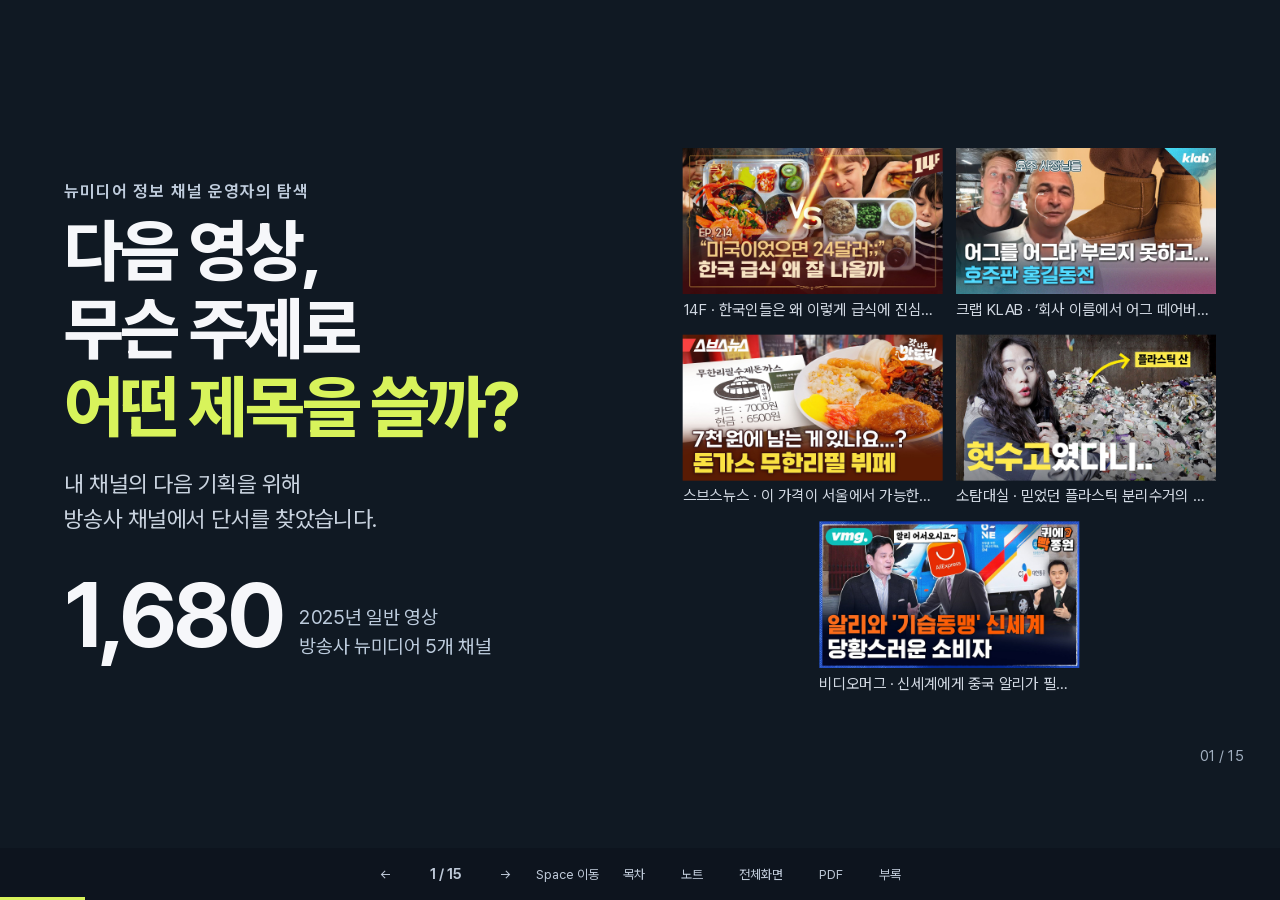
<file: versions/v4/index.html>
<!doctype html><html lang="ko"><head><meta charset="utf-8"><meta name="viewport" content="width=device-width,initial-scale=1"><meta name="description" content="방송사 뉴미디어 5채널의 1680개 영상에서 주제와 제목의 기획 단서를 찾는 V4 최종 발표"><title>다음 영상의 주제와 제목 | V4 최종본</title><link rel="stylesheet" href="style.css?v=4"><script src="assets/anime.min.js" defer></script><script src="deck.js?v=4" defer></script></head><body><main id="stage" data-width="1920" data-height="1080" aria-label="V4 발표 슬라이드">
<section class="slide dark hero active" id="slide-1" aria-label="슬라이드 1" aria-hidden="false">
<div class="body"><div class="hero-copy"><div class="eyebrow">뉴미디어 정보 채널 운영자의 탐색</div><h1>다음 영상,<br>무슨 주제로<br><em>어떤 제목을 쓸까?</em></h1><p>내 채널의 다음 기획을 위해<br>방송사 채널에서 단서를 찾았습니다.</p><div class="hero-stat"><b>1,680</b><span>2025년 일반 영상<br>방송사 뉴미디어 5개 채널</span></div></div><div class="collage"><figure><a href="https://www.youtube.com/watch?v=5-L3V7rGuhk" target="_blank" rel="noopener" title="[EN] 한국인들은 왜 이렇게 급식에 진심일까🥄ㅣ돈슐랭 / 14F"><img src="assets/v4/5-L3V7rGuhk.jpg" alt="[EN] 한국인들은 왜 이렇게 급식에 진심일까🥄ㅣ돈슐랭 / 14F" width="1280" height="720"></a><figcaption>14F · 한국인들은 왜 이렇게 급식에 진심일까🥄ㅣ돈슐랭</figcaption></figure><figure><a href="https://www.youtube.com/watch?v=Sc56962wLrQ" target="_blank" rel="noopener" title="‘회사 이름에서 어그 떼어버리겠습니다’, 호주 기업들이 어그를 어그라고 부르지 못 하는 이유｜크랩"><img src="assets/v4/Sc56962wLrQ.jpg" alt="‘회사 이름에서 어그 떼어버리겠습니다’, 호주 기업들이 어그를 어그라고 부르지 못 하는 이유｜크랩" width="1280" height="720"></a><figcaption>크랩 KLAB · ‘회사 이름에서 어그 떼어버리겠습니다’, 호주 기업들이 어그를 어그라고 부르지 못 하는 이유</figcaption></figure><figure><a href="https://www.youtube.com/watch?v=CVWl-HvshVI" target="_blank" rel="noopener" title="이 가격이 서울에서 가능한가요...? 구로디지털단지 가성비 끝판왕 식당에 다녀왔습니다. [갓 나온 맛도리 EP.110] / 스브스뉴스"><img src="assets/v4/CVWl-HvshVI.jpg" alt="이 가격이 서울에서 가능한가요...? 구로디지털단지 가성비 끝판왕 식당에 다녀왔습니다. [갓 나온 맛도리 EP.110] / 스브스뉴스" width="1280" height="720"></a><figcaption>스브스뉴스 · 이 가격이 서울에서 가능한가요...? 구로디지털단지 가성비 끝판왕 식당에 다녀왔습니다. [갓 나온 맛도리 EP.110]</figcaption></figure><figure><a href="https://www.youtube.com/watch?v=njFNSJvm-DM" target="_blank" rel="noopener" title="[EN/ES] 믿었던 플라스틱 분리수거의 배신"><img src="assets/v4/njFNSJvm-DM.jpg" alt="[EN/ES] 믿었던 플라스틱 분리수거의 배신" width="1280" height="720"></a><figcaption>소탐대실 · 믿었던 플라스틱 분리수거의 배신</figcaption></figure><figure><a href="https://www.youtube.com/watch?v=Jepfk32czqQ" target="_blank" rel="noopener" title="신세계에게 중국 알리가 필요했던 이유..21세기 &#x27;나당연합&#x27;? / 비디오머그 / 귀에빡종원"><img src="assets/v4/Jepfk32czqQ.jpg" alt="신세계에게 중국 알리가 필요했던 이유..21세기 &#x27;나당연합&#x27;? / 비디오머그 / 귀에빡종원" width="1280" height="720"></a><figcaption>비디오머그 · 신세계에게 중국 알리가 필요했던 이유..21세기 &#x27;나당연합&#x27;?</figcaption></figure></div></div>
<span class="slidenum">01 / 15</span></section>
<section class="slide " id="slide-2" aria-label="슬라이드 2" aria-hidden="true">
<h1>운영자로서, 두 가지가 궁금했습니다</h1>
<div class="body"><p class="motivation-intro">뉴미디어 정보 유튜브 채널을 운영하며, 매번 기획 앞에서 묻습니다.</p><div class="question-board"><div><span>주제 선택</span><b>무엇을 다룰까?</b><p>사람들이 관심을 보일 소재는 무엇인가</p></div><div><span>제목 선택</span><b>어떻게 소개할까?</b><p>같은 정보라도 보고 싶게 만드는 표현은 무엇인가</p></div></div><div class="research-questions"><b>핵심 연구 질문</b><p>방송사 뉴미디어 뉴스 채널에서<br>콘텐츠 주제에 따라 조회수는 어떻게 달라지는가?</p><b>실무적 확장</b><p class="extension">제목 표현과 조회수의 관계도 주제·채널에 따라 달라지는가?</p></div></div>
<span class="slidenum">02 / 15</span></section>
<section class="slide dark channels" id="slide-3" aria-label="슬라이드 3" aria-hidden="true">
<div class="body"><div class="channel-heading"><strong>5개 채널 · 1,680편</strong><p>업로드 2025.01.01–12.31<br>조회수 측정 2026.10.18</p></div><div class="channel-wall"><article class="channel-card" style="--cc:#f36c63"><a href="https://www.youtube.com/channel/UCLKuglhGlMmDteQKoniENIQ" target="_blank" rel="noopener" aria-label="14F 공식 채널"><img class="profile" src="assets/v4/profile_14f.jpg" alt="14F 공식 채널 프로필" width="108" height="108"></a><div class="channel-name">14F</div><div class="network">MBC</div><div class="channel-count">575<span>편</span></div><a class="video-link" data-video-id="5-L3V7rGuhk" href="https://www.youtube.com/watch?v=5-L3V7rGuhk" target="_blank" rel="noopener" title="[EN] 한국인들은 왜 이렇게 급식에 진심일까🥄ㅣ돈슐랭 / 14F"><img src="assets/v4/5-L3V7rGuhk.jpg" alt="14F: [EN] 한국인들은 왜 이렇게 급식에 진심일까🥄ㅣ돈슐랭 / 14F" width="1280" height="720"><div class="video-title">한국인들은 왜 이렇게 급식에 진심일까🥄ㅣ돈슐랭</div></a></article><article class="channel-card" style="--cc:#41b8c6"><a href="https://www.youtube.com/channel/UCoxT1kQSLq564FwpK473w-g" target="_blank" rel="noopener" aria-label="크랩 KLAB 공식 채널"><img class="profile" src="assets/v4/profile_klab.jpg" alt="크랩 KLAB 공식 채널 프로필" width="108" height="108"></a><div class="channel-name">크랩 KLAB</div><div class="network">KBS</div><div class="channel-count">370<span>편</span></div><a class="video-link" data-video-id="Sc56962wLrQ" href="https://www.youtube.com/watch?v=Sc56962wLrQ" target="_blank" rel="noopener" title="‘회사 이름에서 어그 떼어버리겠습니다’, 호주 기업들이 어그를 어그라고 부르지 못 하는 이유｜크랩"><img src="assets/v4/Sc56962wLrQ.jpg" alt="크랩 KLAB: ‘회사 이름에서 어그 떼어버리겠습니다’, 호주 기업들이 어그를 어그라고 부르지 못 하는 이유｜크랩" width="1280" height="720"><div class="video-title">‘회사 이름에서 어그 떼어버리겠습니다’, 호주 기업들이 어그를 어그라고 부르지 못 하는 이유</div></a></article><article class="channel-card" style="--cc:#8097ff"><a href="https://www.youtube.com/channel/UCQabORQKQRHP-iUqe-xIFvg" target="_blank" rel="noopener" aria-label="스브스뉴스 공식 채널"><img class="profile" src="assets/v4/profile_subusu.jpg" alt="스브스뉴스 공식 채널 프로필" width="108" height="108"></a><div class="channel-name">스브스뉴스</div><div class="network">SBS</div><div class="channel-count">315<span>편</span></div><a class="video-link" data-video-id="CVWl-HvshVI" href="https://www.youtube.com/watch?v=CVWl-HvshVI" target="_blank" rel="noopener" title="이 가격이 서울에서 가능한가요...? 구로디지털단지 가성비 끝판왕 식당에 다녀왔습니다. [갓 나온 맛도리 EP.110] / 스브스뉴스"><img src="assets/v4/CVWl-HvshVI.jpg" alt="스브스뉴스: 이 가격이 서울에서 가능한가요...? 구로디지털단지 가성비 끝판왕 식당에 다녀왔습니다. [갓 나온 맛도리 EP.110] / 스브스뉴스" width="1280" height="720"><div class="video-title">이 가격이 서울에서 가능한가요...? 구로디지털단지 가성비 끝판왕 식당에 다녀왔습니다. [갓 나온 맛도리 EP.110]</div></a></article><article class="channel-card" style="--cc:#c09cef"><a href="https://www.youtube.com/channel/UChuNP1cNlhUkUOQzBbH-C_Q" target="_blank" rel="noopener" aria-label="소탐대실 공식 채널"><img class="profile" src="assets/v4/profile_sotam.jpg" alt="소탐대실 공식 채널 프로필" width="108" height="108"></a><div class="channel-name">소탐대실</div><div class="network">JTBC</div><div class="channel-count">47<span>편</span></div><a class="video-link" data-video-id="njFNSJvm-DM" href="https://www.youtube.com/watch?v=njFNSJvm-DM" target="_blank" rel="noopener" title="[EN/ES] 믿었던 플라스틱 분리수거의 배신"><img src="assets/v4/njFNSJvm-DM.jpg" alt="소탐대실: [EN/ES] 믿었던 플라스틱 분리수거의 배신" width="1280" height="720"><div class="video-title">믿었던 플라스틱 분리수거의 배신</div></a></article><article class="channel-card" style="--cc:#f6ad58"><a href="https://www.youtube.com/channel/UCMEbRpvuwTbXxGiyDb1mT8w" target="_blank" rel="noopener" aria-label="비디오머그 공식 채널"><img class="profile" src="assets/v4/profile_videomug.jpg" alt="비디오머그 공식 채널 프로필" width="108" height="108"></a><div class="channel-name">비디오머그</div><div class="network">SBS</div><div class="channel-count">373<span>편</span></div><a class="video-link" data-video-id="Jepfk32czqQ" href="https://www.youtube.com/watch?v=Jepfk32czqQ" target="_blank" rel="noopener" title="신세계에게 중국 알리가 필요했던 이유..21세기 &#x27;나당연합&#x27;? / 비디오머그 / 귀에빡종원"><img src="assets/v4/Jepfk32czqQ.jpg" alt="비디오머그: 신세계에게 중국 알리가 필요했던 이유..21세기 &#x27;나당연합&#x27;? / 비디오머그 / 귀에빡종원" width="1280" height="720"><div class="video-title">신세계에게 중국 알리가 필요했던 이유..21세기 &#x27;나당연합&#x27;?</div></a></article></div><p class="channel-notice">쇼츠·라이브 제외 · 공개 접근 가능한 영상 · 영상 URL 중복·7개 항목 결측 0건</p></div>
<span class="slidenum">03 / 15</span></section>
<section class="slide method" id="slide-4" aria-label="슬라이드 4" aria-hidden="true">
<h1>태그를 붙이고, 채널 안의 상위권을 셉니다</h1>
<div class="body"><div class="method-grid"><div><div class="method-label">① 제목·설명 단어로 8개 주제 태그</div><a class="video-link" data-video-id="KtSt2wjckak" href="https://www.youtube.com/watch?v=KtSt2wjckak" target="_blank" rel="noopener" title="애플 구형 아이패드 가격 인상,  왜 올리는 거예요? / 14F"><img src="assets/v4/KtSt2wjckak.jpg" alt="14F: 애플 구형 아이패드 가격 인상,  왜 올리는 거예요? / 14F" width="1280" height="720"><div class="video-title">애플 구형 아이패드 가격 인상,  왜 올리는 거예요?</div></a><div class="video-meta">14F · 79,746회 · 원문 ↗</div><div class="tags"><span class="tag">경제·소비</span><span class="tag">기술·디지털</span></div><p class="caption">한 영상에 여러 태그 · 단어 사전 기반 탐색 분류</p></div><div class="metric-demo"><div class="metric-title">② 같은 채널 안에서<br>조회수순 상위 25%를 표시</div><div class="dot-formula"><svg class="dataviz" viewBox="0 0 262 262" role="img" aria-label="100개 중 25개를 강조한 반올림 비중 도식" xmlns="http://www.w3.org/2000/svg"><circle cx="14" cy="14" r="8" fill="#152030"/><circle cx="40" cy="14" r="8" fill="#152030"/><circle cx="66" cy="14" r="8" fill="#152030"/><circle cx="92" cy="14" r="8" fill="#152030"/><circle cx="118" cy="14" r="8" fill="#152030"/><circle cx="144" cy="14" r="8" fill="#152030"/><circle cx="170" cy="14" r="8" fill="#152030"/><circle cx="196" cy="14" r="8" fill="#152030"/><circle cx="222" cy="14" r="8" fill="#152030"/><circle cx="248" cy="14" r="8" fill="#152030"/><circle cx="14" cy="40" r="8" fill="#152030"/><circle cx="40" cy="40" r="8" fill="#152030"/><circle cx="66" cy="40" r="8" fill="#152030"/><circle cx="92" cy="40" r="8" fill="#152030"/><circle cx="118" cy="40" r="8" fill="#152030"/><circle cx="144" cy="40" r="8" fill="#152030"/><circle cx="170" cy="40" r="8" fill="#152030"/><circle cx="196" cy="40" r="8" fill="#152030"/><circle cx="222" cy="40" r="8" fill="#152030"/><circle cx="248" cy="40" r="8" fill="#152030"/><circle cx="14" cy="66" r="8" fill="#152030"/><circle cx="40" cy="66" r="8" fill="#152030"/><circle cx="66" cy="66" r="8" fill="#152030"/><circle cx="92" cy="66" r="8" fill="#152030"/><circle cx="118" cy="66" r="8" fill="#152030"/><circle cx="144" cy="66" r="8" fill="#bfcbd8"/><circle cx="170" cy="66" r="8" fill="#bfcbd8"/><circle cx="196" cy="66" r="8" fill="#bfcbd8"/><circle cx="222" cy="66" r="8" fill="#bfcbd8"/><circle cx="248" cy="66" r="8" fill="#bfcbd8"/><circle cx="14" cy="92" r="8" fill="#bfcbd8"/><circle cx="40" cy="92" r="8" fill="#bfcbd8"/><circle cx="66" cy="92" r="8" fill="#bfcbd8"/><circle cx="92" cy="92" r="8" fill="#bfcbd8"/><circle cx="118" cy="92" r="8" fill="#bfcbd8"/><circle cx="144" cy="92" r="8" fill="#bfcbd8"/><circle cx="170" cy="92" r="8" fill="#bfcbd8"/><circle cx="196" cy="92" r="8" fill="#bfcbd8"/><circle cx="222" cy="92" r="8" fill="#bfcbd8"/><circle cx="248" cy="92" r="8" fill="#bfcbd8"/><circle cx="14" cy="118" r="8" fill="#bfcbd8"/><circle cx="40" cy="118" r="8" fill="#bfcbd8"/><circle cx="66" cy="118" r="8" fill="#bfcbd8"/><circle cx="92" cy="118" r="8" fill="#bfcbd8"/><circle cx="118" cy="118" r="8" fill="#bfcbd8"/><circle cx="144" cy="118" r="8" fill="#bfcbd8"/><circle cx="170" cy="118" r="8" fill="#bfcbd8"/><circle cx="196" cy="118" r="8" fill="#bfcbd8"/><circle cx="222" cy="118" r="8" fill="#bfcbd8"/><circle cx="248" cy="118" r="8" fill="#bfcbd8"/><circle cx="14" cy="144" r="8" fill="#bfcbd8"/><circle cx="40" cy="144" r="8" fill="#bfcbd8"/><circle cx="66" cy="144" r="8" fill="#bfcbd8"/><circle cx="92" cy="144" r="8" fill="#bfcbd8"/><circle cx="118" cy="144" r="8" fill="#bfcbd8"/><circle cx="144" cy="144" r="8" fill="#bfcbd8"/><circle cx="170" cy="144" r="8" fill="#bfcbd8"/><circle cx="196" cy="144" r="8" fill="#bfcbd8"/><circle cx="222" cy="144" r="8" fill="#bfcbd8"/><circle cx="248" cy="144" r="8" fill="#bfcbd8"/><circle cx="14" cy="170" r="8" fill="#bfcbd8"/><circle cx="40" cy="170" r="8" fill="#bfcbd8"/><circle cx="66" cy="170" r="8" fill="#bfcbd8"/><circle cx="92" cy="170" r="8" fill="#bfcbd8"/><circle cx="118" cy="170" r="8" fill="#bfcbd8"/><circle cx="144" cy="170" r="8" fill="#bfcbd8"/><circle cx="170" cy="170" r="8" fill="#bfcbd8"/><circle cx="196" cy="170" r="8" fill="#bfcbd8"/><circle cx="222" cy="170" r="8" fill="#bfcbd8"/><circle cx="248" cy="170" r="8" fill="#bfcbd8"/><circle cx="14" cy="196" r="8" fill="#bfcbd8"/><circle cx="40" cy="196" r="8" fill="#bfcbd8"/><circle cx="66" cy="196" r="8" fill="#bfcbd8"/><circle cx="92" cy="196" r="8" fill="#bfcbd8"/><circle cx="118" cy="196" r="8" fill="#bfcbd8"/><circle cx="144" cy="196" r="8" fill="#bfcbd8"/><circle cx="170" cy="196" r="8" fill="#bfcbd8"/><circle cx="196" cy="196" r="8" fill="#bfcbd8"/><circle cx="222" cy="196" r="8" fill="#bfcbd8"/><circle cx="248" cy="196" r="8" fill="#bfcbd8"/><circle cx="14" cy="222" r="8" fill="#bfcbd8"/><circle cx="40" cy="222" r="8" fill="#bfcbd8"/><circle cx="66" cy="222" r="8" fill="#bfcbd8"/><circle cx="92" cy="222" r="8" fill="#bfcbd8"/><circle cx="118" cy="222" r="8" fill="#bfcbd8"/><circle cx="144" cy="222" r="8" fill="#bfcbd8"/><circle cx="170" cy="222" r="8" fill="#bfcbd8"/><circle cx="196" cy="222" r="8" fill="#bfcbd8"/><circle cx="222" cy="222" r="8" fill="#bfcbd8"/><circle cx="248" cy="222" r="8" fill="#bfcbd8"/><circle cx="14" cy="248" r="8" fill="#bfcbd8"/><circle cx="40" cy="248" r="8" fill="#bfcbd8"/><circle cx="66" cy="248" r="8" fill="#bfcbd8"/><circle cx="92" cy="248" r="8" fill="#bfcbd8"/><circle cx="118" cy="248" r="8" fill="#bfcbd8"/><circle cx="144" cy="248" r="8" fill="#bfcbd8"/><circle cx="170" cy="248" r="8" fill="#bfcbd8"/><circle cx="196" cy="248" r="8" fill="#bfcbd8"/><circle cx="222" cy="248" r="8" fill="#bfcbd8"/><circle cx="248" cy="248" r="8" fill="#bfcbd8"/></svg><div><b>상위권</b><span>채널마다 약 4편 중 1편<br>전체 422/1,680편</span></div></div><div class="formula"><strong>상위권 비중</strong><br>상위권에 든 수 ÷ 해당 주제·제목 집단 수</div><p class="caption">그 집단 100편 중 35편이면 35%<br>조회수 증가율·미래 성공확률과 다름</p></div></div></div>
<span class="slidenum">04 / 15</span></section>
<section class="slide distribution" id="slide-5" aria-label="슬라이드 5" aria-hidden="true">
<div class="eyebrow">먼저, 무엇을 많이 다뤘나</div>
<h1>정치·국제와 경제·소비를 많이 다뤘습니다</h1>
<div class="body"><div class="chart-context"><b>주제 태그가 붙은 영상 수</b><span class="legend">오른쪽 비중의 분모: 전체 1,680편</span></div><div class="reveal"><svg class="dataviz" viewBox="0 0 1728 650" role="img" aria-label="전체 1,680편 중 주제별 태그 영상 수와 비중. 복수 태그 허용." xmlns="http://www.w3.org/2000/svg"><line x1="300.0" y1="20" x2="300.0" y2="586" stroke="#ccd4de" stroke-width="1" stroke-dasharray=""/><text x="300.0" y="630" font-size="26" fill="#526174" text-anchor="middle" font-weight="500">0편</text><line x1="518.0" y1="20" x2="518.0" y2="586" stroke="#ccd4de" stroke-width="1" stroke-dasharray=""/><text x="518.0" y="630" font-size="26" fill="#526174" text-anchor="middle" font-weight="500">150편</text><line x1="736.0" y1="20" x2="736.0" y2="586" stroke="#ccd4de" stroke-width="1" stroke-dasharray=""/><text x="736.0" y="630" font-size="26" fill="#526174" text-anchor="middle" font-weight="500">300편</text><line x1="954.0" y1="20" x2="954.0" y2="586" stroke="#ccd4de" stroke-width="1" stroke-dasharray=""/><text x="954.0" y="630" font-size="26" fill="#526174" text-anchor="middle" font-weight="500">450편</text><line x1="1172.0" y1="20" x2="1172.0" y2="586" stroke="#ccd4de" stroke-width="1" stroke-dasharray=""/><text x="1172.0" y="630" font-size="26" fill="#526174" text-anchor="middle" font-weight="500">600편</text><line x1="1390.0" y1="20" x2="1390.0" y2="586" stroke="#ccd4de" stroke-width="1" stroke-dasharray=""/><text x="1390.0" y="630" font-size="26" fill="#526174" text-anchor="middle" font-weight="500">750편</text><text x="0" y="69" font-size="32" fill="#152030" text-anchor="start" font-weight="650">정치·국제</text><rect x="300" y="35" width="994.08" height="43" fill="#152030" rx="2"/><text x="1309.08" y="69" font-size="33" fill="#152030" text-anchor="start" font-weight="750">684</text><text x="1715" y="69" font-size="34" fill="#152030" text-anchor="end" font-weight="700">40.7%</text><text x="0" y="138" font-size="32" fill="#152030" text-anchor="start" font-weight="650">경제·소비</text><rect x="300" y="104" width="736.84" height="43" fill="#152030" rx="2"/><text x="1051.8400000000001" y="138" font-size="33" fill="#152030" text-anchor="start" font-weight="750">507</text><text x="1715" y="138" font-size="34" fill="#152030" text-anchor="end" font-weight="700">30.2%</text><text x="0" y="207" font-size="32" fill="#152030" text-anchor="start" font-weight="650">사회·생활</text><rect x="300" y="173" width="472.33333333333337" height="43" fill="#8495a9" rx="2"/><text x="787.3333333333334" y="207" font-size="33" fill="#8495a9" text-anchor="start" font-weight="750">325</text><text x="1715" y="207" font-size="34" fill="#152030" text-anchor="end" font-weight="700">19.3%</text><text x="0" y="276" font-size="32" fill="#152030" text-anchor="start" font-weight="650">음식·외식</text><rect x="300" y="242" width="382.2266666666667" height="43" fill="#8495a9" rx="2"/><text x="697.2266666666667" y="276" font-size="33" fill="#8495a9" text-anchor="start" font-weight="750">263</text><text x="1715" y="276" font-size="34" fill="#152030" text-anchor="end" font-weight="700">15.7%</text><text x="0" y="345" font-size="32" fill="#152030" text-anchor="start" font-weight="650">기술·디지털</text><rect x="300" y="311" width="287.76" height="43" fill="#8495a9" rx="2"/><text x="602.76" y="345" font-size="33" fill="#8495a9" text-anchor="start" font-weight="750">198</text><text x="1715" y="345" font-size="34" fill="#152030" text-anchor="end" font-weight="700">11.8%</text><text x="0" y="414" font-size="32" fill="#152030" text-anchor="start" font-weight="650">건강·의학</text><rect x="300" y="380" width="233.98666666666668" height="43" fill="#8495a9" rx="2"/><text x="548.9866666666667" y="414" font-size="33" fill="#8495a9" text-anchor="start" font-weight="750">161</text><text x="1715" y="414" font-size="34" fill="#152030" text-anchor="end" font-weight="700">9.6%</text><text x="0" y="483" font-size="32" fill="#152030" text-anchor="start" font-weight="650">과학·환경</text><rect x="300" y="449" width="229.62666666666667" height="43" fill="#8495a9" rx="2"/><text x="544.6266666666667" y="483" font-size="33" fill="#8495a9" text-anchor="start" font-weight="750">158</text><text x="1715" y="483" font-size="34" fill="#152030" text-anchor="end" font-weight="700">9.4%</text><text x="0" y="552" font-size="32" fill="#152030" text-anchor="start" font-weight="650">문화·연예</text><rect x="300" y="518" width="223.81333333333333" height="43" fill="#8495a9" rx="2"/><text x="538.8133333333333" y="552" font-size="33" fill="#8495a9" text-anchor="start" font-weight="750">154</text><text x="1715" y="552" font-size="34" fill="#152030" text-anchor="end" font-weight="700">9.2%</text></svg></div><p class="caption">복수 태그 723편 → 비중 합계는 100%를 넘습니다 · 태그 없는 영상 282편</p></div>
<span class="slidenum">05 / 15</span></section>
<section class="slide heatmap" id="slide-6" aria-label="슬라이드 6" aria-hidden="true">
<h1>채널마다 제작 편성도 달랐습니다</h1>
<div class="body"><div class="chart-context"><b>각 채널 전체 영상 중 해당 주제 태그의 비중</b><span class="legend">진할수록 많이 다룬 태그</span></div><svg class="dataviz" viewBox="0 0 1728 665" role="img" aria-label="채널 안의 전체 영상 중 해당 주제 태그의 비중. 행 합계는 100%가 아님." xmlns="http://www.w3.org/2000/svg"><text x="379.5" y="35" font-size="27" fill="#152030" text-anchor="middle" font-weight="650">정치·국제</text><text x="558.5" y="35" font-size="27" fill="#152030" text-anchor="middle" font-weight="650">경제·소비</text><text x="737.5" y="35" font-size="27" fill="#152030" text-anchor="middle" font-weight="650">기술·디지털</text><text x="916.5" y="35" font-size="27" fill="#152030" text-anchor="middle" font-weight="650">음식·외식</text><text x="1095.5" y="35" font-size="27" fill="#152030" text-anchor="middle" font-weight="650">건강·의학</text><text x="1274.5" y="35" font-size="27" fill="#152030" text-anchor="middle" font-weight="650">사회·생활</text><text x="1453.5" y="35" font-size="27" fill="#152030" text-anchor="middle" font-weight="650">과학·환경</text><text x="1632.5" y="35" font-size="27" fill="#152030" text-anchor="middle" font-weight="650">문화·연예</text><rect x="0" y="89" width="7" height="80" fill="#f36c63" rx="0"/><text x="26" y="124" font-size="33" fill="#152030" text-anchor="start" font-weight="700">14F</text><text x="26" y="160" font-size="26" fill="#526174" text-anchor="start" font-weight="500">n=575편</text><rect x="290" y="85" width="172" height="88" fill="rgb(168, 181, 215)" rx="3"/><text x="376.0" y="139" font-size="43" fill="#152030" text-anchor="middle" font-weight="730">29%</text><rect x="469" y="85" width="172" height="88" fill="rgb(179, 190, 220)" rx="3"/><text x="555.0" y="139" font-size="43" fill="#152030" text-anchor="middle" font-weight="730">24%</text><rect x="648" y="85" width="172" height="88" fill="rgb(215, 222, 236)" rx="3"/><text x="734.0" y="139" font-size="43" fill="#152030" text-anchor="middle" font-weight="730">9%</text><rect x="827" y="85" width="172" height="88" fill="rgb(173, 185, 218)" rx="3"/><text x="913.0" y="139" font-size="43" fill="#152030" text-anchor="middle" font-weight="730">27%</text><rect x="1006" y="85" width="172" height="88" fill="rgb(221, 227, 239)" rx="3"/><text x="1092.0" y="139" font-size="43" fill="#152030" text-anchor="middle" font-weight="730">6%</text><rect x="1185" y="85" width="172" height="88" fill="rgb(202, 211, 231)" rx="3"/><text x="1271.0" y="139" font-size="43" fill="#152030" text-anchor="middle" font-weight="730">14%</text><rect x="1364" y="85" width="172" height="88" fill="rgb(219, 225, 238)" rx="3"/><text x="1450.0" y="139" font-size="43" fill="#152030" text-anchor="middle" font-weight="730">7%</text><rect x="1543" y="85" width="172" height="88" fill="rgb(212, 220, 235)" rx="3"/><text x="1629.0" y="139" font-size="43" fill="#152030" text-anchor="middle" font-weight="730">10%</text><rect x="0" y="194" width="7" height="80" fill="#41b8c6" rx="0"/><text x="26" y="229" font-size="33" fill="#152030" text-anchor="start" font-weight="700">크랩 KLAB</text><text x="26" y="265" font-size="26" fill="#526174" text-anchor="start" font-weight="500">n=370편</text><rect x="290" y="190" width="172" height="88" fill="rgb(144, 160, 204)" rx="3"/><text x="376.0" y="244" font-size="43" fill="#152030" text-anchor="middle" font-weight="730">40%</text><rect x="469" y="190" width="172" height="88" fill="rgb(176, 188, 219)" rx="3"/><text x="555.0" y="244" font-size="43" fill="#152030" text-anchor="middle" font-weight="730">26%</text><rect x="648" y="190" width="172" height="88" fill="rgb(210, 218, 234)" rx="3"/><text x="734.0" y="244" font-size="43" fill="#152030" text-anchor="middle" font-weight="730">11%</text><rect x="827" y="190" width="172" height="88" fill="rgb(211, 218, 234)" rx="3"/><text x="913.0" y="244" font-size="43" fill="#152030" text-anchor="middle" font-weight="730">10%</text><rect x="1006" y="190" width="172" height="88" fill="rgb(214, 221, 236)" rx="3"/><text x="1092.0" y="244" font-size="43" fill="#152030" text-anchor="middle" font-weight="730">9%</text><rect x="1185" y="190" width="172" height="88" fill="rgb(195, 205, 228)" rx="3"/><text x="1271.0" y="244" font-size="43" fill="#152030" text-anchor="middle" font-weight="730">17%</text><rect x="1364" y="190" width="172" height="88" fill="rgb(218, 225, 238)" rx="3"/><text x="1450.0" y="244" font-size="43" fill="#152030" text-anchor="middle" font-weight="730">7%</text><rect x="1543" y="190" width="172" height="88" fill="rgb(204, 213, 232)" rx="3"/><text x="1629.0" y="244" font-size="43" fill="#152030" text-anchor="middle" font-weight="730">13%</text><rect x="0" y="299" width="7" height="80" fill="#8097ff" rx="0"/><text x="26" y="334" font-size="33" fill="#152030" text-anchor="start" font-weight="700">스브스뉴스</text><text x="26" y="370" font-size="26" fill="#526174" text-anchor="start" font-weight="500">n=315편</text><rect x="290" y="295" width="172" height="88" fill="rgb(179, 191, 220)" rx="3"/><text x="376.0" y="349" font-size="43" fill="#152030" text-anchor="middle" font-weight="730">24%</text><rect x="469" y="295" width="172" height="88" fill="rgb(171, 184, 217)" rx="3"/><text x="555.0" y="349" font-size="43" fill="#152030" text-anchor="middle" font-weight="730">28%</text><rect x="648" y="295" width="172" height="88" fill="rgb(220, 227, 239)" rx="3"/><text x="734.0" y="349" font-size="43" fill="#152030" text-anchor="middle" font-weight="730">6%</text><rect x="827" y="295" width="172" height="88" fill="rgb(206, 214, 232)" rx="3"/><text x="913.0" y="349" font-size="43" fill="#152030" text-anchor="middle" font-weight="730">12%</text><rect x="1006" y="295" width="172" height="88" fill="rgb(202, 211, 231)" rx="3"/><text x="1092.0" y="349" font-size="43" fill="#152030" text-anchor="middle" font-weight="730">14%</text><rect x="1185" y="295" width="172" height="88" fill="rgb(165, 178, 214)" rx="3"/><text x="1271.0" y="349" font-size="43" fill="#152030" text-anchor="middle" font-weight="730">30%</text><rect x="1364" y="295" width="172" height="88" fill="rgb(208, 216, 233)" rx="3"/><text x="1450.0" y="349" font-size="43" fill="#152030" text-anchor="middle" font-weight="730">11%</text><rect x="1543" y="295" width="172" height="88" fill="rgb(214, 222, 236)" rx="3"/><text x="1629.0" y="349" font-size="43" fill="#152030" text-anchor="middle" font-weight="730">9%</text><rect x="0" y="404" width="7" height="80" fill="#c09cef" rx="0"/><text x="26" y="439" font-size="33" fill="#152030" text-anchor="start" font-weight="700">소탐대실</text><text x="26" y="475" font-size="26" fill="#526174" text-anchor="start" font-weight="500">n=47편</text><rect x="290" y="400" width="172" height="88" fill="rgb(229, 235, 243)" rx="3"/><text x="376.0" y="454" font-size="43" fill="#152030" text-anchor="middle" font-weight="730">2%</text><rect x="469" y="400" width="172" height="88" fill="rgb(215, 222, 236)" rx="3"/><text x="555.0" y="454" font-size="43" fill="#152030" text-anchor="middle" font-weight="730">9%</text><rect x="648" y="400" width="172" height="88" fill="rgb(224, 230, 241)" rx="3"/><text x="734.0" y="454" font-size="43" fill="#152030" text-anchor="middle" font-weight="730">4%</text><rect x="827" y="400" width="172" height="88" fill="rgb(186, 196, 223)" rx="3"/><text x="913.0" y="454" font-size="43" fill="#152030" text-anchor="middle" font-weight="730">21%</text><rect x="1006" y="400" width="172" height="88" fill="rgb(190, 201, 225)" rx="3"/><text x="1092.0" y="454" font-size="43" fill="#152030" text-anchor="middle" font-weight="730">19%</text><rect x="1185" y="400" width="172" height="88" fill="rgb(190, 201, 225)" rx="3"/><text x="1271.0" y="454" font-size="43" fill="#152030" text-anchor="middle" font-weight="730">19%</text><rect x="1364" y="400" width="172" height="88" fill="rgb(181, 192, 221)" rx="3"/><text x="1450.0" y="454" font-size="43" fill="#152030" text-anchor="middle" font-weight="730">23%</text><rect x="1543" y="400" width="172" height="88" fill="rgb(219, 226, 238)" rx="3"/><text x="1629.0" y="454" font-size="43" fill="#152030" text-anchor="middle" font-weight="730">6%</text><rect x="0" y="509" width="7" height="80" fill="#f6ad58" rx="0"/><text x="26" y="544" font-size="33" fill="#152030" text-anchor="start" font-weight="700">비디오머그</text><text x="26" y="580" font-size="26" fill="#526174" text-anchor="start" font-weight="500">n=373편</text><rect x="290" y="505" width="172" height="88" fill="rgb(56, 82, 165)" rx="3"/><text x="376.0" y="559" font-size="43" fill="#fff" text-anchor="middle" font-weight="730">78%</text><rect x="469" y="505" width="172" height="88" fill="rgb(124, 142, 195)" rx="3"/><text x="555.0" y="559" font-size="43" fill="#fff" text-anchor="middle" font-weight="730">49%</text><rect x="648" y="505" width="172" height="88" fill="rgb(180, 191, 221)" rx="3"/><text x="734.0" y="559" font-size="43" fill="#152030" text-anchor="middle" font-weight="730">24%</text><rect x="827" y="505" width="172" height="88" fill="rgb(221, 227, 239)" rx="3"/><text x="913.0" y="559" font-size="43" fill="#152030" text-anchor="middle" font-weight="730">6%</text><rect x="1006" y="505" width="172" height="88" fill="rgb(209, 217, 234)" rx="3"/><text x="1092.0" y="559" font-size="43" fill="#152030" text-anchor="middle" font-weight="730">11%</text><rect x="1185" y="505" width="172" height="88" fill="rgb(188, 198, 224)" rx="3"/><text x="1271.0" y="559" font-size="43" fill="#152030" text-anchor="middle" font-weight="730">20%</text><rect x="1364" y="505" width="172" height="88" fill="rgb(206, 214, 232)" rx="3"/><text x="1450.0" y="559" font-size="43" fill="#152030" text-anchor="middle" font-weight="730">12%</text><rect x="1543" y="505" width="172" height="88" fill="rgb(222, 228, 240)" rx="3"/><text x="1629.0" y="559" font-size="43" fill="#152030" text-anchor="middle" font-weight="730">5%</text><rect x="1010" y="625" width="38" height="22" fill="rgb(234, 239, 245)" rx="0"/><text x="1059" y="644" font-size="25" fill="#526174" text-anchor="start" font-weight="500">0%</text><rect x="1140" y="625" width="38" height="22" fill="rgb(188, 199, 224)" rx="0"/><text x="1189" y="644" font-size="25" fill="#526174" text-anchor="start" font-weight="500">20%</text><rect x="1270" y="625" width="38" height="22" fill="rgb(143, 159, 204)" rx="0"/><text x="1319" y="644" font-size="25" fill="#526174" text-anchor="start" font-weight="500">40%</text><rect x="1400" y="625" width="38" height="22" fill="rgb(98, 119, 184)" rx="0"/><text x="1449" y="644" font-size="25" fill="#526174" text-anchor="start" font-weight="500">60%</text><rect x="1530" y="625" width="38" height="22" fill="rgb(52, 79, 163)" rx="0"/><text x="1579" y="644" font-size="25" fill="#526174" text-anchor="start" font-weight="500">80%</text></svg><p class="caption">비디오머그는 정치·국제 78%, 14F는 음식·외식 27% · 행 합계는 100%가 아님<br>소탐대실은 전체 47편: 작은 표본의 세부 결과는 신중히 해석합니다.</p></div>
<span class="slidenum">06 / 15</span></section>
<section class="slide comparison" id="slide-7" aria-label="슬라이드 7" aria-hidden="true">
<h1>제작 비중과 상위권 비중은 다른 정보입니다</h1>
<div class="body"><div class="metric-defs"><div><strong>제작 비중</strong><span>해당 태그 영상 수 / 전체 1,680편</span></div><div><strong>상위권 비중 · 기준 약 25%</strong><span>상위권 영상 수 / 해당 태그 영상 수</span></div></div><svg class="dataviz" viewBox="0 0 1728 605" role="img" aria-label="주제별 제작 비중과 상위권 비중을 별도 축으로 비교. 두 지표의 분모가 다름." xmlns="http://www.w3.org/2000/svg"><line x1="320.0" y1="20" x2="320.0" y2="525" stroke="#d7dee7" stroke-width="1" stroke-dasharray=""/><text x="320.0" y="574" font-size="26" fill="#526174" text-anchor="middle" font-weight="500">0%</text><line x1="555.0" y1="20" x2="555.0" y2="525" stroke="#d7dee7" stroke-width="1" stroke-dasharray=""/><text x="555.0" y="574" font-size="26" fill="#526174" text-anchor="middle" font-weight="500">25%</text><line x1="790.0" y1="20" x2="790.0" y2="525" stroke="#d7dee7" stroke-width="1" stroke-dasharray=""/><text x="790.0" y="574" font-size="26" fill="#526174" text-anchor="middle" font-weight="500">50%</text><line x1="1145.0" y1="20" x2="1145.0" y2="525" stroke="#d7dee7" stroke-width="1" stroke-dasharray=""/><text x="1145.0" y="574" font-size="26" fill="#526174" text-anchor="middle" font-weight="500">0%</text><line x1="1380.0" y1="20" x2="1380.0" y2="525" stroke="#d7dee7" stroke-width="1" stroke-dasharray=""/><text x="1380.0" y="574" font-size="26" fill="#526174" text-anchor="middle" font-weight="500">25%</text><line x1="1615.0" y1="20" x2="1615.0" y2="525" stroke="#d7dee7" stroke-width="1" stroke-dasharray=""/><text x="1615.0" y="574" font-size="26" fill="#526174" text-anchor="middle" font-weight="500">50%</text><line x1="1380.0" y1="20" x2="1380.0" y2="525" stroke="#9d6739" stroke-width="2" stroke-dasharray="7 7"/><text x="0" y="66" font-size="29" fill="#152030" text-anchor="start" font-weight="650">정치·국제</text><rect x="320" y="39" width="382.7142857142857" height="34" fill="#152030" rx="2"/><text x="713.7142857142858" y="66" font-size="30" fill="#152030" text-anchor="start" font-weight="650">40.7%</text><rect x="1145" y="39" width="269.3567251461988" height="34" fill="#bda38d" rx="2"/><text x="1425.3567251461989" y="66" font-size="30" fill="#152030" text-anchor="start" font-weight="650">28.7%</text><text x="0" y="130" font-size="29" fill="#152030" text-anchor="start" font-weight="650">경제·소비</text><rect x="320" y="103" width="283.6785714285714" height="34" fill="#8b9caf" rx="2"/><text x="614.6785714285713" y="130" font-size="30" fill="#152030" text-anchor="start" font-weight="650">30.2%</text><rect x="1145" y="103" width="270.69033530571994" height="34" fill="#bda38d" rx="2"/><text x="1426.69033530572" y="130" font-size="30" fill="#152030" text-anchor="start" font-weight="650">28.8%</text><text x="0" y="194" font-size="29" fill="#152030" text-anchor="start" font-weight="650">사회·생활</text><rect x="320" y="167" width="181.8452380952381" height="34" fill="#8b9caf" rx="2"/><text x="512.8452380952381" y="194" font-size="30" fill="#152030" text-anchor="start" font-weight="650">19.3%</text><rect x="1145" y="167" width="251.6307692307692" height="34" fill="#bda38d" rx="2"/><text x="1407.6307692307691" y="194" font-size="30" fill="#152030" text-anchor="start" font-weight="650">26.8%</text><text x="0" y="258" font-size="29" fill="#152030" text-anchor="start" font-weight="650">음식·외식</text><rect x="320" y="231" width="147.1547619047619" height="34" fill="#8b9caf" rx="2"/><text x="478.1547619047619" y="258" font-size="30" fill="#152030" text-anchor="start" font-weight="650">15.7%</text><rect x="1145" y="231" width="257.33840304182513" height="34" fill="#bda38d" rx="2"/><text x="1413.3384030418251" y="258" font-size="30" fill="#152030" text-anchor="start" font-weight="650">27.4%</text><text x="0" y="322" font-size="29" fill="#152030" text-anchor="start" font-weight="650">기술·디지털</text><rect x="320" y="295" width="110.78571428571428" height="34" fill="#8b9caf" rx="2"/><text x="441.7857142857143" y="322" font-size="30" fill="#152030" text-anchor="start" font-weight="650">11.8%</text><rect x="1145" y="295" width="237.37373737373738" height="34" fill="#bda38d" rx="2"/><text x="1393.3737373737374" y="322" font-size="30" fill="#152030" text-anchor="start" font-weight="650">25.3%</text><text x="0" y="386" font-size="29" fill="#152030" text-anchor="start" font-weight="650">건강·의학</text><rect x="320" y="359" width="90.08333333333334" height="34" fill="#8b9caf" rx="2"/><text x="421.08333333333337" y="386" font-size="30" fill="#152030" text-anchor="start" font-weight="650">9.6%</text><rect x="1145" y="359" width="192.67080745341616" height="34" fill="#bda38d" rx="2"/><text x="1348.6708074534163" y="386" font-size="30" fill="#152030" text-anchor="start" font-weight="650">20.5%</text><text x="0" y="450" font-size="29" fill="#152030" text-anchor="start" font-weight="650">과학·환경</text><rect x="320" y="423" width="88.4047619047619" height="34" fill="#8b9caf" rx="2"/><text x="419.4047619047619" y="450" font-size="30" fill="#152030" text-anchor="start" font-weight="650">9.4%</text><rect x="1145" y="423" width="285.56962025316454" height="34" fill="#be6a25" rx="2"/><text x="1441.5696202531644" y="450" font-size="30" fill="#152030" text-anchor="start" font-weight="650">30.4%</text><text x="0" y="514" font-size="29" fill="#152030" text-anchor="start" font-weight="650">문화·연예</text><rect x="320" y="487" width="86.16666666666666" height="34" fill="#8b9caf" rx="2"/><text x="417.16666666666663" y="514" font-size="30" fill="#152030" text-anchor="start" font-weight="650">9.2%</text><rect x="1145" y="487" width="250.25974025974023" height="34" fill="#bda38d" rx="2"/><text x="1406.2597402597403" y="514" font-size="30" fill="#152030" text-anchor="start" font-weight="650">26.6%</text></svg><p class="caption">제작은 정치·국제 40.7%, 상위권 비중은 과학·환경 30.4%가 가장 높게 관찰됐습니다.<br>이는 합산 관찰값이며, 가까운 수치의 통계적 우열을 검증한 것은 아닙니다.</p></div>
<span class="slidenum">07 / 15</span></section>
<section class="slide case-food" id="slide-8" aria-label="슬라이드 8" aria-hidden="true">
<h1>같은 음식 태그도, 채널 안 성과는 달랐습니다</h1>
<div class="body"><p class="topic-caption">음식·외식 태그에서 표본이 가장 큰 두 채널을 비교했습니다.</p><div class="video-pair"><article><div class="evidence-top"><div class="channel"><img class="profile small" src="assets/v4/profile_14f.jpg" alt="14F 공식 채널 프로필" width="108" height="108">14F</div><div><div class="rate">33%</div><div class="count">상위권 51/154편</div></div></div><a class="video-link" data-video-id="5-L3V7rGuhk" href="https://www.youtube.com/watch?v=5-L3V7rGuhk" target="_blank" rel="noopener" title="[EN] 한국인들은 왜 이렇게 급식에 진심일까🥄ㅣ돈슐랭 / 14F"><img src="assets/v4/5-L3V7rGuhk.jpg" alt="14F: [EN] 한국인들은 왜 이렇게 급식에 진심일까🥄ㅣ돈슐랭 / 14F" width="1280" height="720"><div class="video-title">한국인들은 왜 이렇게 급식에 진심일까🥄ㅣ돈슐랭</div></a><div class="video-meta">14F · 596,655회 · 원문 ↗</div></article><article><div class="evidence-top"><div class="channel"><img class="profile small" src="assets/v4/profile_subusu.jpg" alt="스브스뉴스 공식 채널 프로필" width="108" height="108">스브스뉴스</div><div><div class="rate">13%</div><div class="count">상위권 5/39편</div></div></div><a class="video-link" data-video-id="CVWl-HvshVI" href="https://www.youtube.com/watch?v=CVWl-HvshVI" target="_blank" rel="noopener" title="이 가격이 서울에서 가능한가요...? 구로디지털단지 가성비 끝판왕 식당에 다녀왔습니다. [갓 나온 맛도리 EP.110] / 스브스뉴스"><img src="assets/v4/CVWl-HvshVI.jpg" alt="스브스뉴스: 이 가격이 서울에서 가능한가요...? 구로디지털단지 가성비 끝판왕 식당에 다녀왔습니다. [갓 나온 맛도리 EP.110] / 스브스뉴스" width="1280" height="720"><div class="video-title">이 가격이 서울에서 가능한가요...? 구로디지털단지 가성비 끝판왕 식당에 다녀왔습니다. [갓 나온 맛도리 EP.110]</div></a><div class="video-meta">스브스뉴스 · 312,309회 · 원문 ↗</div></article></div><p class="case-note">수치는 음식 태그 집단 전체의 상위권 비중 · 두 영상은 각 집단의 실제 사례입니다.</p></div>
<span class="slidenum">08 / 15</span></section>
<section class="slide words-slide" id="slide-9" aria-label="슬라이드 9" aria-hidden="true">
<div class="eyebrow">주제 다음에는, 제목을 본다</div>
<h1>이유·원리를 예고하는 다섯 단어를 찾았습니다</h1>
<div class="body"><div class="five-words">왜 · 이유 · 비밀 · 정체 · 원리<span>영상 제목에 하나 이상 있으면 ‘포함’</span></div><div class="definition-cards"><article><a class="video-link" data-video-id="EBQ9ZbFFLuY" href="https://www.youtube.com/watch?v=EBQ9ZbFFLuY" target="_blank" rel="noopener" title="같은 공장, 가격은 반값? 노브랜드 PB의 비밀ㅣ선발대 / 14F"><img src="assets/v4/EBQ9ZbFFLuY.jpg" alt="14F: 같은 공장, 가격은 반값? 노브랜드 PB의 비밀ㅣ선발대 / 14F" width="1280" height="720"><div class="video-title">같은 공장, 가격은 반값? 노브랜드 PB의 <mark>비밀</mark>ㅣ선발대</div></a><div class="video-meta">14F · 111,290회 · 원문 ↗</div><div class="rule-label yes">포함 · 비밀</div></article><article><a class="video-link" data-video-id="5-L3V7rGuhk" href="https://www.youtube.com/watch?v=5-L3V7rGuhk" target="_blank" rel="noopener" title="[EN] 한국인들은 왜 이렇게 급식에 진심일까🥄ㅣ돈슐랭 / 14F"><img src="assets/v4/5-L3V7rGuhk.jpg" alt="14F: [EN] 한국인들은 왜 이렇게 급식에 진심일까🥄ㅣ돈슐랭 / 14F" width="1280" height="720"><div class="video-title">한국인들은 <mark>왜</mark> 이렇게 급식에 진심일까🥄ㅣ돈슐랭</div></a><div class="video-meta">14F · 596,655회 · 원문 ↗</div><div class="rule-label yes">포함 · 왜</div></article><article><a class="video-link" data-video-id="CVCxJWB_gm8" href="https://www.youtube.com/watch?v=CVCxJWB_gm8" target="_blank" rel="noopener" title="[EN/ES] 선글라스에도 유효기간이 있을까?"><img src="assets/v4/CVCxJWB_gm8.jpg" alt="소탐대실: [EN/ES] 선글라스에도 유효기간이 있을까?" width="1280" height="720"><div class="video-title">선글라스에도 유효기간이 있을까?</div></a><div class="video-meta">소탐대실 · 245,979회 · 원문 ↗</div><div class="rule-label no">미포함 · 물음표만 있음</div></article></div><p class="caption">의미 전체를 판정한 ‘설명형 제목’ 분류가 아닙니다. ‘…일까?’라도 다섯 단어가 없으면 미포함입니다.</p></div>
<span class="slidenum">09 / 15</span></section>
<section class="slide dark title-finding" id="slide-10" aria-label="슬라이드 10" aria-hidden="true">
<h1>포함 집단에서 더 높은 비중이 관찰됐습니다</h1>
<div class="body"><div class="rate-comparison"><article class="rate-block reveal"><div class="group">다섯 단어 미포함</div><div class="rate-body"><div class="percentage">23<small>%</small></div><div class="hundred"><svg class="dataviz" viewBox="0 0 262 262" role="img" aria-label="100개 중 23개를 강조한 반올림 비중 도식" xmlns="http://www.w3.org/2000/svg"><circle cx="14" cy="14" r="8" fill="#9eafc5"/><circle cx="40" cy="14" r="8" fill="#9eafc5"/><circle cx="66" cy="14" r="8" fill="#9eafc5"/><circle cx="92" cy="14" r="8" fill="#9eafc5"/><circle cx="118" cy="14" r="8" fill="#9eafc5"/><circle cx="144" cy="14" r="8" fill="#9eafc5"/><circle cx="170" cy="14" r="8" fill="#9eafc5"/><circle cx="196" cy="14" r="8" fill="#9eafc5"/><circle cx="222" cy="14" r="8" fill="#9eafc5"/><circle cx="248" cy="14" r="8" fill="#9eafc5"/><circle cx="14" cy="40" r="8" fill="#9eafc5"/><circle cx="40" cy="40" r="8" fill="#9eafc5"/><circle cx="66" cy="40" r="8" fill="#9eafc5"/><circle cx="92" cy="40" r="8" fill="#9eafc5"/><circle cx="118" cy="40" r="8" fill="#9eafc5"/><circle cx="144" cy="40" r="8" fill="#9eafc5"/><circle cx="170" cy="40" r="8" fill="#9eafc5"/><circle cx="196" cy="40" r="8" fill="#9eafc5"/><circle cx="222" cy="40" r="8" fill="#9eafc5"/><circle cx="248" cy="40" r="8" fill="#9eafc5"/><circle cx="14" cy="66" r="8" fill="#9eafc5"/><circle cx="40" cy="66" r="8" fill="#9eafc5"/><circle cx="66" cy="66" r="8" fill="#9eafc5"/><circle cx="92" cy="66" r="8" fill="#364555"/><circle cx="118" cy="66" r="8" fill="#364555"/><circle cx="144" cy="66" r="8" fill="#364555"/><circle cx="170" cy="66" r="8" fill="#364555"/><circle cx="196" cy="66" r="8" fill="#364555"/><circle cx="222" cy="66" r="8" fill="#364555"/><circle cx="248" cy="66" r="8" fill="#364555"/><circle cx="14" cy="92" r="8" fill="#364555"/><circle cx="40" cy="92" r="8" fill="#364555"/><circle cx="66" cy="92" r="8" fill="#364555"/><circle cx="92" cy="92" r="8" fill="#364555"/><circle cx="118" cy="92" r="8" fill="#364555"/><circle cx="144" cy="92" r="8" fill="#364555"/><circle cx="170" cy="92" r="8" fill="#364555"/><circle cx="196" cy="92" r="8" fill="#364555"/><circle cx="222" cy="92" r="8" fill="#364555"/><circle cx="248" cy="92" r="8" fill="#364555"/><circle cx="14" cy="118" r="8" fill="#364555"/><circle cx="40" cy="118" r="8" fill="#364555"/><circle cx="66" cy="118" r="8" fill="#364555"/><circle cx="92" cy="118" r="8" fill="#364555"/><circle cx="118" cy="118" r="8" fill="#364555"/><circle cx="144" cy="118" r="8" fill="#364555"/><circle cx="170" cy="118" r="8" fill="#364555"/><circle cx="196" cy="118" r="8" fill="#364555"/><circle cx="222" cy="118" r="8" fill="#364555"/><circle cx="248" cy="118" r="8" fill="#364555"/><circle cx="14" cy="144" r="8" fill="#364555"/><circle cx="40" cy="144" r="8" fill="#364555"/><circle cx="66" cy="144" r="8" fill="#364555"/><circle cx="92" cy="144" r="8" fill="#364555"/><circle cx="118" cy="144" r="8" fill="#364555"/><circle cx="144" cy="144" r="8" fill="#364555"/><circle cx="170" cy="144" r="8" fill="#364555"/><circle cx="196" cy="144" r="8" fill="#364555"/><circle cx="222" cy="144" r="8" fill="#364555"/><circle cx="248" cy="144" r="8" fill="#364555"/><circle cx="14" cy="170" r="8" fill="#364555"/><circle cx="40" cy="170" r="8" fill="#364555"/><circle cx="66" cy="170" r="8" fill="#364555"/><circle cx="92" cy="170" r="8" fill="#364555"/><circle cx="118" cy="170" r="8" fill="#364555"/><circle cx="144" cy="170" r="8" fill="#364555"/><circle cx="170" cy="170" r="8" fill="#364555"/><circle cx="196" cy="170" r="8" fill="#364555"/><circle cx="222" cy="170" r="8" fill="#364555"/><circle cx="248" cy="170" r="8" fill="#364555"/><circle cx="14" cy="196" r="8" fill="#364555"/><circle cx="40" cy="196" r="8" fill="#364555"/><circle cx="66" cy="196" r="8" fill="#364555"/><circle cx="92" cy="196" r="8" fill="#364555"/><circle cx="118" cy="196" r="8" fill="#364555"/><circle cx="144" cy="196" r="8" fill="#364555"/><circle cx="170" cy="196" r="8" fill="#364555"/><circle cx="196" cy="196" r="8" fill="#364555"/><circle cx="222" cy="196" r="8" fill="#364555"/><circle cx="248" cy="196" r="8" fill="#364555"/><circle cx="14" cy="222" r="8" fill="#364555"/><circle cx="40" cy="222" r="8" fill="#364555"/><circle cx="66" cy="222" r="8" fill="#364555"/><circle cx="92" cy="222" r="8" fill="#364555"/><circle cx="118" cy="222" r="8" fill="#364555"/><circle cx="144" cy="222" r="8" fill="#364555"/><circle cx="170" cy="222" r="8" fill="#364555"/><circle cx="196" cy="222" r="8" fill="#364555"/><circle cx="222" cy="222" r="8" fill="#364555"/><circle cx="248" cy="222" r="8" fill="#364555"/><circle cx="14" cy="248" r="8" fill="#364555"/><circle cx="40" cy="248" r="8" fill="#364555"/><circle cx="66" cy="248" r="8" fill="#364555"/><circle cx="92" cy="248" r="8" fill="#364555"/><circle cx="118" cy="248" r="8" fill="#364555"/><circle cx="144" cy="248" r="8" fill="#364555"/><circle cx="170" cy="248" r="8" fill="#364555"/><circle cx="196" cy="248" r="8" fill="#364555"/><circle cx="222" cy="248" r="8" fill="#364555"/><circle cx="248" cy="248" r="8" fill="#364555"/></svg></div></div><div class="count">상위권 306 / 1,345편<span>각 제목 집단 중, 채널 내부 상위권에 든 비중</span></div></article><article class="rate-block reveal"><div class="group">다섯 단어 포함</div><div class="rate-body"><div class="percentage">35<small>%</small></div><div class="hundred"><svg class="dataviz" viewBox="0 0 262 262" role="img" aria-label="100개 중 35개를 강조한 반올림 비중 도식" xmlns="http://www.w3.org/2000/svg"><circle cx="14" cy="14" r="8" fill="#d8f35b"/><circle cx="40" cy="14" r="8" fill="#d8f35b"/><circle cx="66" cy="14" r="8" fill="#d8f35b"/><circle cx="92" cy="14" r="8" fill="#d8f35b"/><circle cx="118" cy="14" r="8" fill="#d8f35b"/><circle cx="144" cy="14" r="8" fill="#d8f35b"/><circle cx="170" cy="14" r="8" fill="#d8f35b"/><circle cx="196" cy="14" r="8" fill="#d8f35b"/><circle cx="222" cy="14" r="8" fill="#d8f35b"/><circle cx="248" cy="14" r="8" fill="#d8f35b"/><circle cx="14" cy="40" r="8" fill="#d8f35b"/><circle cx="40" cy="40" r="8" fill="#d8f35b"/><circle cx="66" cy="40" r="8" fill="#d8f35b"/><circle cx="92" cy="40" r="8" fill="#d8f35b"/><circle cx="118" cy="40" r="8" fill="#d8f35b"/><circle cx="144" cy="40" r="8" fill="#d8f35b"/><circle cx="170" cy="40" r="8" fill="#d8f35b"/><circle cx="196" cy="40" r="8" fill="#d8f35b"/><circle cx="222" cy="40" r="8" fill="#d8f35b"/><circle cx="248" cy="40" r="8" fill="#d8f35b"/><circle cx="14" cy="66" r="8" fill="#d8f35b"/><circle cx="40" cy="66" r="8" fill="#d8f35b"/><circle cx="66" cy="66" r="8" fill="#d8f35b"/><circle cx="92" cy="66" r="8" fill="#d8f35b"/><circle cx="118" cy="66" r="8" fill="#d8f35b"/><circle cx="144" cy="66" r="8" fill="#d8f35b"/><circle cx="170" cy="66" r="8" fill="#d8f35b"/><circle cx="196" cy="66" r="8" fill="#d8f35b"/><circle cx="222" cy="66" r="8" fill="#d8f35b"/><circle cx="248" cy="66" r="8" fill="#d8f35b"/><circle cx="14" cy="92" r="8" fill="#d8f35b"/><circle cx="40" cy="92" r="8" fill="#d8f35b"/><circle cx="66" cy="92" r="8" fill="#d8f35b"/><circle cx="92" cy="92" r="8" fill="#d8f35b"/><circle cx="118" cy="92" r="8" fill="#d8f35b"/><circle cx="144" cy="92" r="8" fill="#364555"/><circle cx="170" cy="92" r="8" fill="#364555"/><circle cx="196" cy="92" r="8" fill="#364555"/><circle cx="222" cy="92" r="8" fill="#364555"/><circle cx="248" cy="92" r="8" fill="#364555"/><circle cx="14" cy="118" r="8" fill="#364555"/><circle cx="40" cy="118" r="8" fill="#364555"/><circle cx="66" cy="118" r="8" fill="#364555"/><circle cx="92" cy="118" r="8" fill="#364555"/><circle cx="118" cy="118" r="8" fill="#364555"/><circle cx="144" cy="118" r="8" fill="#364555"/><circle cx="170" cy="118" r="8" fill="#364555"/><circle cx="196" cy="118" r="8" fill="#364555"/><circle cx="222" cy="118" r="8" fill="#364555"/><circle cx="248" cy="118" r="8" fill="#364555"/><circle cx="14" cy="144" r="8" fill="#364555"/><circle cx="40" cy="144" r="8" fill="#364555"/><circle cx="66" cy="144" r="8" fill="#364555"/><circle cx="92" cy="144" r="8" fill="#364555"/><circle cx="118" cy="144" r="8" fill="#364555"/><circle cx="144" cy="144" r="8" fill="#364555"/><circle cx="170" cy="144" r="8" fill="#364555"/><circle cx="196" cy="144" r="8" fill="#364555"/><circle cx="222" cy="144" r="8" fill="#364555"/><circle cx="248" cy="144" r="8" fill="#364555"/><circle cx="14" cy="170" r="8" fill="#364555"/><circle cx="40" cy="170" r="8" fill="#364555"/><circle cx="66" cy="170" r="8" fill="#364555"/><circle cx="92" cy="170" r="8" fill="#364555"/><circle cx="118" cy="170" r="8" fill="#364555"/><circle cx="144" cy="170" r="8" fill="#364555"/><circle cx="170" cy="170" r="8" fill="#364555"/><circle cx="196" cy="170" r="8" fill="#364555"/><circle cx="222" cy="170" r="8" fill="#364555"/><circle cx="248" cy="170" r="8" fill="#364555"/><circle cx="14" cy="196" r="8" fill="#364555"/><circle cx="40" cy="196" r="8" fill="#364555"/><circle cx="66" cy="196" r="8" fill="#364555"/><circle cx="92" cy="196" r="8" fill="#364555"/><circle cx="118" cy="196" r="8" fill="#364555"/><circle cx="144" cy="196" r="8" fill="#364555"/><circle cx="170" cy="196" r="8" fill="#364555"/><circle cx="196" cy="196" r="8" fill="#364555"/><circle cx="222" cy="196" r="8" fill="#364555"/><circle cx="248" cy="196" r="8" fill="#364555"/><circle cx="14" cy="222" r="8" fill="#364555"/><circle cx="40" cy="222" r="8" fill="#364555"/><circle cx="66" cy="222" r="8" fill="#364555"/><circle cx="92" cy="222" r="8" fill="#364555"/><circle cx="118" cy="222" r="8" fill="#364555"/><circle cx="144" cy="222" r="8" fill="#364555"/><circle cx="170" cy="222" r="8" fill="#364555"/><circle cx="196" cy="222" r="8" fill="#364555"/><circle cx="222" cy="222" r="8" fill="#364555"/><circle cx="248" cy="222" r="8" fill="#364555"/><circle cx="14" cy="248" r="8" fill="#364555"/><circle cx="40" cy="248" r="8" fill="#364555"/><circle cx="66" cy="248" r="8" fill="#364555"/><circle cx="92" cy="248" r="8" fill="#364555"/><circle cx="118" cy="248" r="8" fill="#364555"/><circle cx="144" cy="248" r="8" fill="#364555"/><circle cx="170" cy="248" r="8" fill="#364555"/><circle cx="196" cy="248" r="8" fill="#364555"/><circle cx="222" cy="248" r="8" fill="#364555"/><circle cx="248" cy="248" r="8" fill="#364555"/></svg></div></div><div class="count">상위권 116 / 335편<span>각 제목 집단 중, 채널 내부 상위권에 든 비중</span></div></article></div><p class="interpretation"><b>35%</b>는 ‘포함 집단 100편 중 약 35편이 상위권’이라는 뜻입니다.<br>조회수가 35% 증가했다거나 앞으로 성공할 확률이라는 뜻은 아닙니다.</p></div>
<span class="slidenum">10 / 15</span></section>
<section class="slide dark dumbbell-slide" id="slide-11" aria-label="슬라이드 11" aria-hidden="true">
<h1>이 차이는 모든 채널에서 같지 않았습니다</h1>
<div class="body"><div class="chart-context"><div class="metric-key"><span>○ 미포함</span><b>● 포함</b></div><span class="legend">상위권 수 / 각 제목 집단 수</span></div><svg class="dataviz" viewBox="0 0 1728 635" role="img" aria-label="5개 채널에서 제목 다섯 단어 포함과 미포함 집단의 상위권 비중 및 분자·분모." xmlns="http://www.w3.org/2000/svg"><line x1="330.0" y1="25" x2="330.0" y2="558" stroke="#344253" stroke-width="1" stroke-dasharray=""/><text x="330.0" y="609" font-size="27" fill="#bdc9d9" text-anchor="middle" font-weight="500">0%</text><line x1="530.0" y1="25" x2="530.0" y2="558" stroke="#344253" stroke-width="1" stroke-dasharray=""/><text x="530.0" y="609" font-size="27" fill="#bdc9d9" text-anchor="middle" font-weight="500">10%</text><line x1="730.0" y1="25" x2="730.0" y2="558" stroke="#344253" stroke-width="1" stroke-dasharray=""/><text x="730.0" y="609" font-size="27" fill="#bdc9d9" text-anchor="middle" font-weight="500">20%</text><line x1="930.0" y1="25" x2="930.0" y2="558" stroke="#344253" stroke-width="1" stroke-dasharray=""/><text x="930.0" y="609" font-size="27" fill="#bdc9d9" text-anchor="middle" font-weight="500">30%</text><line x1="1130.0" y1="25" x2="1130.0" y2="558" stroke="#344253" stroke-width="1" stroke-dasharray=""/><text x="1130.0" y="609" font-size="27" fill="#bdc9d9" text-anchor="middle" font-weight="500">40%</text><line x1="1330.0" y1="25" x2="1330.0" y2="558" stroke="#344253" stroke-width="1" stroke-dasharray=""/><text x="1330.0" y="609" font-size="27" fill="#bdc9d9" text-anchor="middle" font-weight="500">50%</text><line x1="830.0" y1="43" x2="830.0" y2="558" stroke="#92a2b6" stroke-width="2" stroke-dasharray="6 7"/><text x="830.0" y="30" font-size="25" fill="#bdc9d9" text-anchor="middle" font-weight="500">약 25% 기준</text><rect x="0" y="52" width="7" height="55" fill="#f36c63" rx="0"/><text x="25" y="91" font-size="32" fill="#f6f7fa" text-anchor="start" font-weight="650">14F</text><line x1="759.4736842105264" y1="80" x2="1170.0" y2="80" stroke="#f36c63" stroke-width="5" stroke-dasharray=""/><circle cx="759.4736842105264" cy="80" r="10" fill="#152030" stroke="#f36c63" stroke-width="4"/><circle cx="1170.0" cy="80" r="11" fill="#f36c63"/><text x="759.4736842105264" y="119" font-size="28" fill="#bdc9d9" text-anchor="middle" font-weight="500">21%</text><text x="1170.0" y="57" font-size="30" fill="#f36c63" text-anchor="middle" font-weight="750">42%</text><text x="1710" y="73" font-size="26" fill="#e6edf5" text-anchor="end" font-weight="500">포함 42/100</text><text x="1710" y="107" font-size="26" fill="#adbbce" text-anchor="end" font-weight="500">미포함 102/475</text><rect x="0" y="157" width="7" height="55" fill="#41b8c6" rx="0"/><text x="25" y="196" font-size="32" fill="#f6f7fa" text-anchor="start" font-weight="650">크랩 KLAB</text><line x1="824.8453608247423" y1="185" x2="861.6455696202531" y2="185" stroke="#41b8c6" stroke-width="5" stroke-dasharray=""/><circle cx="824.8453608247423" cy="185" r="10" fill="#152030" stroke="#41b8c6" stroke-width="4"/><circle cx="861.6455696202531" cy="185" r="11" fill="#41b8c6"/><text x="824.8453608247423" y="224" font-size="28" fill="#bdc9d9" text-anchor="middle" font-weight="500">25%</text><text x="861.6455696202531" y="162" font-size="30" fill="#41b8c6" text-anchor="middle" font-weight="750">27%</text><text x="1710" y="178" font-size="26" fill="#e6edf5" text-anchor="end" font-weight="500">포함 21/79</text><text x="1710" y="212" font-size="26" fill="#adbbce" text-anchor="end" font-weight="500">미포함 72/291</text><rect x="0" y="262" width="7" height="55" fill="#8097ff" rx="0"/><text x="25" y="301" font-size="32" fill="#f6f7fa" text-anchor="start" font-weight="650">스브스뉴스</text><line x1="816.2745098039215" y1="290" x2="896.6666666666666" y2="290" stroke="#8097ff" stroke-width="5" stroke-dasharray=""/><circle cx="816.2745098039215" cy="290" r="10" fill="#152030" stroke="#8097ff" stroke-width="4"/><circle cx="896.6666666666666" cy="290" r="11" fill="#8097ff"/><text x="816.2745098039215" y="329" font-size="28" fill="#bdc9d9" text-anchor="middle" font-weight="500">24%</text><text x="896.6666666666666" y="267" font-size="30" fill="#8097ff" text-anchor="middle" font-weight="750">28%</text><text x="1710" y="283" font-size="26" fill="#e6edf5" text-anchor="end" font-weight="500">포함 17/60</text><text x="1710" y="317" font-size="26" fill="#adbbce" text-anchor="end" font-weight="500">미포함 62/255</text><rect x="0" y="367" width="7" height="55" fill="#c09cef" rx="0"/><text x="25" y="406" font-size="32" fill="#f6f7fa" text-anchor="start" font-weight="650">소탐대실</text><line x1="930.0" y1="395" x2="682.9411764705883" y2="395" stroke="#c09cef" stroke-width="5" stroke-dasharray=""/><circle cx="930.0" cy="395" r="10" fill="#152030" stroke="#c09cef" stroke-width="4"/><circle cx="682.9411764705883" cy="395" r="11" fill="#c09cef"/><text x="930.0" y="434" font-size="28" fill="#bdc9d9" text-anchor="middle" font-weight="500">30%</text><text x="682.9411764705883" y="372" font-size="30" fill="#c09cef" text-anchor="middle" font-weight="750">18%</text><text x="1710" y="388" font-size="26" fill="#e6edf5" text-anchor="end" font-weight="500">포함 3/17</text><text x="1710" y="422" font-size="26" fill="#adbbce" text-anchor="end" font-weight="500">미포함 9/30</text><rect x="0" y="472" width="7" height="55" fill="#f6ad58" rx="0"/><text x="25" y="511" font-size="32" fill="#f6f7fa" text-anchor="start" font-weight="650">비디오머그</text><line x1="744.9659863945578" y1="500" x2="1165.4430379746836" y2="500" stroke="#f6ad58" stroke-width="5" stroke-dasharray=""/><circle cx="744.9659863945578" cy="500" r="10" fill="#152030" stroke="#f6ad58" stroke-width="4"/><circle cx="1165.4430379746836" cy="500" r="11" fill="#f6ad58"/><text x="744.9659863945578" y="539" font-size="28" fill="#bdc9d9" text-anchor="middle" font-weight="500">21%</text><text x="1165.4430379746836" y="477" font-size="30" fill="#f6ad58" text-anchor="middle" font-weight="750">42%</text><text x="1710" y="493" font-size="26" fill="#e6edf5" text-anchor="end" font-weight="500">포함 33/79</text><text x="1710" y="527" font-size="26" fill="#adbbce" text-anchor="end" font-weight="500">미포함 61/294</text></svg><p class="caption">14F는 42% vs21%, 크랩은 27% vs25% · 차이의 크기와 방향이 다릅니다.<br>소탐대실의 포함 집단은 17편으로 작습니다.</p></div>
<span class="slidenum">11 / 15</span></section>
<section class="slide nested" id="slide-12" aria-label="슬라이드 12" aria-hidden="true">
<h1>경제·소비 181편 안에서도 차이가 보였습니다</h1>
<div class="body"><div class="population"><span>비디오머그 전체</span><b>373편</b><span>→ 경제·소비 태그</span><b>181편</b><span>→ 제목 단어로 나눔</span></div><div class="video-pair"><article><div class="evidence-top"><div class="wordlabel">다섯 단어 포함<mark>경제·소비 태그 안에서</mark></div><div><div class="rate">45%</div><div class="count">상위권 23/51편</div></div></div><a class="video-link" data-video-id="Jepfk32czqQ" href="https://www.youtube.com/watch?v=Jepfk32czqQ" target="_blank" rel="noopener" title="신세계에게 중국 알리가 필요했던 이유..21세기 &#x27;나당연합&#x27;? / 비디오머그 / 귀에빡종원"><img src="assets/v4/Jepfk32czqQ.jpg" alt="비디오머그: 신세계에게 중국 알리가 필요했던 이유..21세기 &#x27;나당연합&#x27;? / 비디오머그 / 귀에빡종원" width="1280" height="720"><div class="video-title">신세계에게 중국 알리가 필요했던 <mark>이유</mark>..21세기 &#x27;나당연합&#x27;?</div></a><div class="video-meta">비디오머그 · 617,362회 · 원문 ↗</div></article><article><div class="evidence-top"><div class="wordlabel">다섯 단어 미포함<mark>경제·소비 태그 안에서</mark></div><div><div class="rate">33%</div><div class="count">상위권 43/130편</div></div></div><a class="video-link" data-video-id="kue2O19f1Lg" href="https://www.youtube.com/watch?v=kue2O19f1Lg" target="_blank" rel="noopener" title="수수료 내며 애플페이에 줄 선 카드사..삼성 화났다? &quot;우리도 수수료 받아 기부할 것&quot; / 비디오머그 / 귀에빡종원"><img src="assets/v4/kue2O19f1Lg.jpg" alt="비디오머그: 수수료 내며 애플페이에 줄 선 카드사..삼성 화났다? &quot;우리도 수수료 받아 기부할 것&quot; / 비디오머그 / 귀에빡종원" width="1280" height="720"><div class="video-title">수수료 내며 애플페이에 줄 선 카드사..삼성 화났다? &quot;우리도 수수료 받아 기부할 것&quot;</div></a><div class="video-meta">비디오머그 · 580,651회 · 원문 ↗</div></article></div><p class="case-note">제목만 분류했습니다. 오른쪽 썸네일에 적힌 ‘이유’는 세지 않았습니다.<br>집단별 관찰 비중이며, 두 영상을 비교 실험한 결과가 아닙니다.</p></div>
<span class="slidenum">12 / 15</span></section>
<section class="slide takeaways" id="slide-13" aria-label="슬라이드 13" aria-hidden="true">
<h1>기획자가 가져갈 단서는 세 가지입니다</h1>
<div class="body"><div class="takeaway-grid"><article><span class="kicker">01 · 제작과 성과</span><h2>많이 만드는 것과<br>상위권 비중은 다르다</h2><div class="take-num">684편</div><p>가장 많이 다룬 정치·국제<br>상위권 비중은 28.7%</p><p class="detail">과학·환경은 158편, 상위권 30.4%<br>두 지표를 구분해 후보를 살펴본다</p></article><article><span class="kicker">02 · 채널의 맥락</span><h2>같은 태그도<br>채널에 따라 다르다</h2><div class="take-num">33% · 13%</div><p>음식 태그의 14F와 스브스뉴스<br>각 채널 내부 상위권 비중</p><p class="detail">다른 채널의 인기 소재를<br>내 채널의 정답으로 바로 옮기지 않는다</p></article><article><span class="kicker">03 · 제목의 가설</span><h2>다섯 단어는<br>비교할 제목의 단서다</h2><div class="take-num">35% · 23%</div><p>단어 포함·미포함 집단<br>전체 관찰 비중</p><p class="detail">답할 수 있는 이유 질문을<br>새 제목의 비교 후보로 만든다</p></article></div></div>
<footer class="foot">각 수치는 앞선 관찰 결과의 요약 · 제목 변경의 인과효과·미래 조회수 예측이 아님</footer>
<span class="slidenum">13 / 15</span></section>
<section class="slide planning-slide" id="slide-14" aria-label="슬라이드 14" aria-hidden="true">
<h1>우리 채널에서는 이렇게 시험해 볼 수 있습니다</h1>
<div class="body"><div class="planning"><aside><div class="label">출발점이 된 실제 영상</div><a class="video-link" data-video-id="EBQ9ZbFFLuY" href="https://www.youtube.com/watch?v=EBQ9ZbFFLuY" target="_blank" rel="noopener" title="같은 공장, 가격은 반값? 노브랜드 PB의 비밀ㅣ선발대 / 14F"><img src="assets/v4/EBQ9ZbFFLuY.jpg" alt="14F: 같은 공장, 가격은 반값? 노브랜드 PB의 비밀ㅣ선발대 / 14F" width="1280" height="720"><div class="video-title">같은 공장, 가격은 반값? 노브랜드 PB의 비밀</div></a><div class="video-meta">14F · 111,290회 · 원문 ↗</div><p>‘가격 차이의 이유’라는 질문을<br>우리 독자에게도 확인해 볼까?<br><span class="source-pill">PB = 유통사 자체브랜드</span></p></aside><div class="scenario"><p><span class="tag lime">가상 새 기획</span>PB 과자와 브랜드 과자의 가격 차이</p><div class="scenario-step"><span>취재 질문</span><div><b>가격 차이가 있다면, 어디서 생기는가?</b><br>단위가격·원료·유통 자료를 확보할 수 있을 때 진행</div></div><div class="scenario-step"><span>제목 후보</span><div><div class="option">A　PB 과자와 브랜드 과자의 가격·원료 비교</div><div class="option alt">B　PB 과자와 브랜드 과자, 가격이 다른 이유는?</div></div></div><div class="scenario-step"><span>검증·결정</span><div>가능하면 같은 영상의 제목만 무작위 비교<br>클릭률(노출 중 클릭 비율)·평균 시청시간<br>7일·28일 조회수를 같은 기간에 기록<br><b>반복 확인 후 유지·수정 · 자료가 없으면 기획 보류</b></div></div><p class="note">B는 비교 후보입니다. 이 기획과 두 제목의 성과는 아직 측정하지 않았습니다.</p></div></div></div>
<span class="slidenum">14 / 15</span></section>
<section class="slide dark closing" id="slide-15" aria-label="슬라이드 15" aria-hidden="true">
<div class="body"><h1>다음 기획에서 검증할<br><em>주제와 제목의 단서를 찾았습니다.</em></h1><p class="closing-copy">주제는 내 시청자와 취재 가능성으로 좁히고,<br>실제로 답할 수 있는 ‘이유’ 질문을 제목 후보로 시험합니다.</p><div class="limits">아직 분리하지 못한 것: 노출·썸네일·내용·포맷·시기·제목 수정 이력<br>5개 채널의 관찰 자료입니다. 인과효과나 새 채널의 미래 성과를 뜻하지 않습니다.</div><div class="filmstrip"><div><a class="video-link" data-video-id="5-L3V7rGuhk" href="https://www.youtube.com/watch?v=5-L3V7rGuhk" target="_blank" rel="noopener" title="[EN] 한국인들은 왜 이렇게 급식에 진심일까🥄ㅣ돈슐랭 / 14F"><img src="assets/v4/5-L3V7rGuhk.jpg" alt="14F: [EN] 한국인들은 왜 이렇게 급식에 진심일까🥄ㅣ돈슐랭 / 14F" width="1280" height="720"><div class="video-title">한국인들은 왜 이렇게 급식에 진심일까🥄ㅣ돈슐랭</div></a><div class="video-meta">14F</div></div><div><a class="video-link" data-video-id="Sc56962wLrQ" href="https://www.youtube.com/watch?v=Sc56962wLrQ" target="_blank" rel="noopener" title="‘회사 이름에서 어그 떼어버리겠습니다’, 호주 기업들이 어그를 어그라고 부르지 못 하는 이유｜크랩"><img src="assets/v4/Sc56962wLrQ.jpg" alt="크랩 KLAB: ‘회사 이름에서 어그 떼어버리겠습니다’, 호주 기업들이 어그를 어그라고 부르지 못 하는 이유｜크랩" width="1280" height="720"><div class="video-title">‘회사 이름에서 어그 떼어버리겠습니다’, 호주 기업들이 어그를 어그라고 부르지 못 하는 이유</div></a><div class="video-meta">크랩 KLAB</div></div><div><a class="video-link" data-video-id="CVWl-HvshVI" href="https://www.youtube.com/watch?v=CVWl-HvshVI" target="_blank" rel="noopener" title="이 가격이 서울에서 가능한가요...? 구로디지털단지 가성비 끝판왕 식당에 다녀왔습니다. [갓 나온 맛도리 EP.110] / 스브스뉴스"><img src="assets/v4/CVWl-HvshVI.jpg" alt="스브스뉴스: 이 가격이 서울에서 가능한가요...? 구로디지털단지 가성비 끝판왕 식당에 다녀왔습니다. [갓 나온 맛도리 EP.110] / 스브스뉴스" width="1280" height="720"><div class="video-title">이 가격이 서울에서 가능한가요...? 구로디지털단지 가성비 끝판왕 식당에 다녀왔습니다. [갓 나온 맛도리 EP.110]</div></a><div class="video-meta">스브스뉴스</div></div><div><a class="video-link" data-video-id="njFNSJvm-DM" href="https://www.youtube.com/watch?v=njFNSJvm-DM" target="_blank" rel="noopener" title="[EN/ES] 믿었던 플라스틱 분리수거의 배신"><img src="assets/v4/njFNSJvm-DM.jpg" alt="소탐대실: [EN/ES] 믿었던 플라스틱 분리수거의 배신" width="1280" height="720"><div class="video-title">믿었던 플라스틱 분리수거의 배신</div></a><div class="video-meta">소탐대실</div></div><div><a class="video-link" data-video-id="Jepfk32czqQ" href="https://www.youtube.com/watch?v=Jepfk32czqQ" target="_blank" rel="noopener" title="신세계에게 중국 알리가 필요했던 이유..21세기 &#x27;나당연합&#x27;? / 비디오머그 / 귀에빡종원"><img src="assets/v4/Jepfk32czqQ.jpg" alt="비디오머그: 신세계에게 중국 알리가 필요했던 이유..21세기 &#x27;나당연합&#x27;? / 비디오머그 / 귀에빡종원" width="1280" height="720"><div class="video-title">신세계에게 중국 알리가 필요했던 이유..21세기 &#x27;나당연합&#x27;?</div></a><div class="video-meta">비디오머그</div></div></div><div class="resource-links"><a href="appendix.html">상세 부록</a><a href="image_sources.md">이미지 출처</a><a href="speaker_notes.md">발표 노트</a><a href="qa_report.md">QA 기록</a><a href="https://mschoooo.github.io/news-topic-views-2025/versions/v4/news-topics-v4.pdf">V4 PDF</a></div></div>
<span class="slidenum">15 / 15</span></section>
</main><nav class="controls" aria-label="발표 조작"><button id="prev" aria-label="이전 슬라이드">←</button><span id="position" aria-live="polite"></span><button id="next" aria-label="다음 슬라이드">→</button><span class="hint">Space 이동</span><button id="toc">목차</button><button id="notes" aria-pressed="false">노트</button><button id="fullscreen">전체화면</button><a href="https://mschoooo.github.io/news-topic-views-2025/versions/v4/news-topics-v4.pdf">PDF</a><a href="appendix.html" target="_blank" rel="noopener">부록</a></nav><div class="progress"></div><aside class="notes" id="notes-pane" aria-label="발표 노트"><button class="close" aria-label="노트 닫기">×</button><h2></h2><div class="note-text"></div></aside><div class="overview" id="overview"><button aria-label="목차 닫기">×</button><h2>발표 목차 · V4 최종본</h2><div class="toc"></div></div><div class="landscape-tip">가로 화면에서 더 크게 볼 수 있습니다</div><div class="sr" id="announcer" aria-live="polite"></div><script type="application/json" id="slide-meta">[{"title": "다음 영상, 무슨 주제로 어떤 제목을 쓸까?", "notes": "저는 뉴미디어 정보 유튜브 채널을 운영합니다. 매번 다음 영상의 주제와 제목을 정해야 합니다. 방송사 전문 제작진은 어떤 내용을 다루고 어떻게 소개하는지 궁금해 다섯 채널의 2025년 일반 영상 1,680편을 살펴봤습니다. 방송사 순위가 아니라 내 채널에서 검증할 기획 단서를 찾는 탐색입니다. 오른쪽 이미지는 모두 원본 CSV에 있는 실제 영상입니다. 링크와 전체 원제목은 이미지 출처 목록에도 보존했습니다.\n전환: 먼저 제가 내리려는 두 가지 결정을 말씀드리겠습니다."}, {"title": "운영자로서, 두 가지가 궁금했습니다", "notes": "기존 핵심 연구 질문은 콘텐츠 주제에 따라 조회수가 어떻게 달라지는가입니다. 이 질문을 바꾸지 않았습니다. 제목 분석은 실제 운영자의 두 번째 결정을 위해 보완한 확장 탐색입니다. 공개 관찰 자료를 보기 때문에 특정 주제나 단어가 조회수를 높이는 원인인지 증명하려는 설계는 아닙니다.\n전환: 이런 결정을 전문적으로 내리는 다섯 채널을 비교 대상으로 삼았습니다."}, {"title": "5개 채널의 일반 영상 1,680편", "notes": "방송사 뉴미디어 5개 채널은 MBC14F575편, KBS크랩 370편, SBS스브스뉴스 315편, JTBC소탐대실 47편, SBS비디오머그 373편입니다. 공식 채널ID와 프로필은 기존 Firecrawl 원본의 채널 메타데이터에서 대조했습니다. 2025년 업로드 영상의 2026년 10월 18일 누적 조회수이며 2025년에 발생한 조회수만을 뜻하지 않습니다. 수집보고서의 시각과 원본 provenance의 1,680개 수집일을 대조했습니다. 삭제·비공개 등 현재 목록에서 찾을 수 없는 영상은 범위 밖입니다.\n전환: 채널 규모가 다르기 때문에 같은 방식의 비교 기준이 필요합니다."}, {"title": "태그를 붙이고, 채널 안의 상위권을 셉니다", "notes": "주제는 V1부터 고정한 8개 단어 사전으로 제목과 반복 안내 줄을 줄인 설명에서 찾았습니다. 아이패드 사례는 제목의 가격과 설명의 아이폰 등이 매칭돼 경제·소비와 기술·디지털 두 태그를 받았습니다. 모든 내용을 사람이 의미 판정한 정답 분류는 아닙니다. 다음으로 채널별 조회수 순위 상위 25%에 표시합니다. 채널 표본 수×25%를 올림해 144·93·79·12·94편, 총 422편입니다. 동률은 원본 행 순서를 유지한 rank(method=first)로 처리했습니다. 특정 태그/제목 집단에서 이 표시가 있는 수를 그 집단 전체 수로 나눈 값이 상위권 비중입니다.100편 중 35편이면 35%이며 조회수가 35%증가하거나 미래 성공확률 35%라는 뜻이 아닙니다.\n전환: 먼저 성과가 아니라 어떤 태그를 많이 다뤘는지부터 봅니다."}, {"title": "정치·국제와 경제·소비를 많이 다뤘습니다", "notes": "전체 편성을 먼저 봅니다. 정치·국제 684편 40.7%, 경제·소비 507편 30.2%입니다. 나머지 6개도 빠짐없이 표시했습니다. 모든 비중의 분모는 1,680편이며 중복 태그를 허용합니다.723편에 복수 태그가 있어 합계는 100%가 아닙니다.282편은 사전에 있는 8개 태그가 붙지 않았습니다. 데이터가 누락됐다는 뜻은 아닙니다. 국가명이나 다의어로 넓게 붙은 태그도 있어 분포를 사람이 판정한 모든 콘텐츠 주제의 분포로 해석하지 않습니다.\n전환: 이 전체 분포가 다섯 채널 모두의 편성을 뜻하지는 않습니다."}, {"title": "채널마다 제작 편성도 달랐습니다", "notes": "이 장의 색은 조회수 성과가 아니라 제작 비중입니다. 분모가 각 채널의 전체 영상 수로 바뀌었습니다. 비디오머그 정치·국제는 292/373편 78.3%,14F 음식·외식은 154/575편 26.8%입니다. 각 행에도 복수 태그가 있어 합계 100%가 아닙니다. 소탐대실은 전체 47편으로 나머지 채널보다 표본이 작습니다.\n전환: 많이 다룬 주제가 상대 조회수 상위권에도 자주 들었을까요?"}, {"title": "제작 비중과 상위권 비중은 다른 정보입니다", "notes": "같은 주제 행을 두 지표로 보되 분모는 다릅니다. 왼쪽은 제작 비중, 오른쪽은 해당 태그 안의 상위권 비중입니다. 정치·국제는 684/1680편으로 제작 비중 40.7%, 상위권은 196/684편 28.7%입니다. 과학·환경은 158/1680편 9.4%로 제작 비중이 작지만, 상위권은 48/158편 30.4%로 합산에서 가장 높았습니다. 경제·소비 28.8%, 정치·국제 28.7%처럼 가까운 값은 사실상 비슷한 관찰로 보고 우열을 주장하지 않습니다.25%점선은 오른쪽 상위권 지표의 대략적인 채널 내부 기준입니다.\n전환: 전체값을 그대로 우리 채널에 적용하기 전에 같은 태그의 채널 차이를 보겠습니다."}, {"title": "같은 음식 태그도, 채널 안 성과는 달랐습니다", "notes": "음식·외식 태그 안에서 표본 수가 가장 큰 두 채널을 골랐습니다.14F154편에서 51편이 상위권 33.1%, 스브스뉴스 39편에서 5편이 상위권 12.8%였습니다. 업로드 수·시리즈·구독층·영상형식 등이 다른 채널의 집단 비교이며 같은 음식이면 어디서나 같은 성과라는 가정이 맞지 않음을 보여줍니다. 실제 급식 영상과 식당 영상은 집단의 예시이지 둘만의 성과로 33%와 13%를 계산한 것이 아닙니다. 제목만으로 음식 태그를 붙인 보조 비교에서도 14F41/105편 39.0%, 스브스뉴스 2/17편 11.8%로 관찰 방향은 유지됐지만 분류의 정답성을 입증한 것은 아닙니다.\n전환: 주제만으로 선택을 끝내지 않고, 같은 정보를 어떻게 제목으로 보여주는지도 보겠습니다."}, {"title": "이유·원리를 예고하는 다섯 단어를 찾았습니다", "notes": "주제를 무엇으로 정할지 보았다면, 이제 제목을 어떻게 표현했는지로 넘어갑니다. 이 분석은 제목에 왜·이유·비밀·정체·원리 중 한 단어라도 있는지 센 문자열 규칙입니다. 언어 접두와 알려진 끝 채널 표기를 제거한 제목 기준이며 시리즈 이름은 남겼습니다. 화면의 PB영상은 비밀, 급식 영상은 왜가 있어 포함입니다. 선글라스 영상은 실제로 이유나 원리를 설명할 법한 내용이어도 이 단어가 없으므로 미포함입니다. PB는 유통사 자체브랜드입니다. 제목의 품질이나 모든 설명적 제목을 완벽히 판정한 범주가 아니며 다의어도 섞일 수 있습니다. 썸네일과 설명의 단어는 이 제목 특징에 포함하지 않았습니다.\n전환: 이 규칙으로 전체 영상을 두 집단으로 나누면 어떤 비중이 관찰될까요?"}, {"title": "포함 집단에서 더 높은 비중이 관찰됐습니다", "notes": "앞 장에서 정의한 동일한 규칙을 적용했습니다. 미포함 1345편 중 306편 22.75%, 포함 335편 중 116편 34.63%가 각 채널 상위권입니다. 화면은 23%와 35%로 반올림했고 점 100개도 그 반올림한 비중을 그린 도식입니다. 이 335편과 1345편은 서로 다른 영상 집단입니다. 제목에 단어를 넣었기 때문에 생긴 변화나 같은 영상을 두 제목으로 실험한 결과가 아닙니다.\n전환: 이 전체 차이가 다섯 채널 모두에서 같았는지 확인하겠습니다."}, {"title": "이 차이는 모든 채널에서 같지 않았습니다", "notes": "14F는 포함 42/100편 42.0%와 미포함 102/475편 21.5%, 비디오머그는 33/79편 41.8%와 61/294편 20.7%로 차이가 컸습니다. 크랩은 21/79편 26.6%와 72/291편 24.7%로 가까웠습니다. 스브스뉴스는 17/60편 28.3%와 62/255편 24.3%, 소탐대실은 3/17편 17.6%와 9/30편 30.0%로 방향도 같지 않았습니다. 소탐대실의 포함 집단 17편이라는 작은 분모에 주의합니다.25%는 대략적인 채널 내부 기준이고 채널별 올림으로 정확한 비중은 조금 다릅니다.\n전환: 제목의 차이가 주제 구성 때문일 수 있으니, 한 채널의 같은 주제 태그 안으로 범위를 좁혀보겠습니다."}, {"title": "경제·소비 181편 안에서도 차이가 보였습니다", "notes": "앞선 편성 표에서 확인한 비디오머그 경제·소비 181편으로 좁힙니다. 다섯 단어 포함 51편 중 23편 45.1%, 미포함 130편 중 43편 33.1%가 상위권입니다. 두 집단을 합하면 181편, 상위권 66편입니다. 같은 주제 태그를 가진 영상끼리 범위를 좁혔지만 주제·시기·길이·시리즈·포맷·노출의 차이를 모두 없앤 비교는 아닙니다. 신세계·알리 영상은 제목에 이유가 있고, 애플페이 수수료 영상은 수집 제목에 다섯 단어가 없습니다. 오른쪽 썸네일에는 실제로 이유가 적혀 있습니다. 이는 잘못 짝지은 이미지가 아니라 제목과 썸네일 문구가 서로 다르다는 실제 사례입니다. 제목 문자열만 센 분석의 한계를 보여줍니다.\n전환: 이 결과를 성공 공식으로 외우기보다 기획자가 가져갈 단서로 정리하겠습니다."}, {"title": "기획자가 가져갈 단서는 세 가지입니다", "notes": "세 장면만 남기겠습니다. 첫째, 가장 많이 다룬 주제가 상위권 비중에서도 같은 순위였던 것은 아닙니다. 둘째, 같은 음식 태그의 성과도 채널마다 달랐습니다. 셋째, 다섯 단어 포함 집단의 높은 비중은 새 제목을 비교 후보로 만들 단서입니다. 이 세 관찰을 내 채널에서 확인할 가설로 바꿔야 합니다. 채널 순위를 매기거나 유의성이 검증된 주제 추천 순위를 만든 것은 아닙니다.\n전환: 실제 기획 회의 한 번으로 이 단서를 옮겨보겠습니다."}, {"title": "우리 채널에서는 이렇게 시험해 볼 수 있습니다", "notes": "가상의 생활·소비 정보 기획입니다. PB는 유통사 자체브랜드입니다. 실제 PB영상을 참고했지만 새 기획이나 새 제목의 성과를 이 데이터에서 관찰한 것은 아닙니다. 내 독자에게 필요한 질문인지, 단위가격·원료·유통 자료로 실제 가격 차이를 설명할 수 있는지 확인합니다. 답할 수 없으면 질문을 수정하거나 보류합니다. 같은 취재 내용의 A는 정보 나열, B는 이유를 예고하는 제목으로 비교 후보를 하나 더 만듭니다. 가능한 환경에서는 같은 영상 제목을 무작위 비교하고, 제목·썸네일이 보인 횟수 중 클릭한 비율인 클릭률과 평균 시청시간을 함께 봅니다.7일·28일 조회수도 기록합니다. 이런 지표는 현재 CSV에 없으며 추가 수집 계획입니다. 무작위 비교가 불가능하면 탐색 기록에 한정하고 여러 편에서 반복되는지 봅니다.\n전환: 이 연구가 남긴 것은 확정된 성공 공식보다 다음 검증의 출발점입니다."}, {"title": "다음 기획에서 검증할 주제와 제목의 단서를 찾았습니다", "notes": "무엇을 확인했는가: 주제별 상위권 비중과 제목 단어 집단의 비중이 채널마다 다르게 관찰됐습니다. 무엇을 아직 모르는가: 이 차이가 제목 자체, 내용, 썸네일, 시리즈, 시점, 노출, 기존 구독층 때문인지 분리하지 못했습니다. 다음 기획에서 바꿀 것은 내 시청자에게 필요한 주제 후보를 고르는 과정과, 취재로 답할 수 있는 이유 질문을 제목 비교 후보로 만드는 과정입니다. 특정 단어를 넣으면 조회수가 오른다는 성공 공식은 아닙니다. 상세 부록에는 전체 40셀, 제목 특징 6개, 사전, 방법과 한계, 재현 코드, 이미지 출처를 공개했습니다.\n질의응답: 상위권 비중의 분모, 제목과 썸네일의 차이, 내 채널에서 가능한 검증 방식에 대해 이야기할 수 있습니다."}]</script></body></html>
</file>
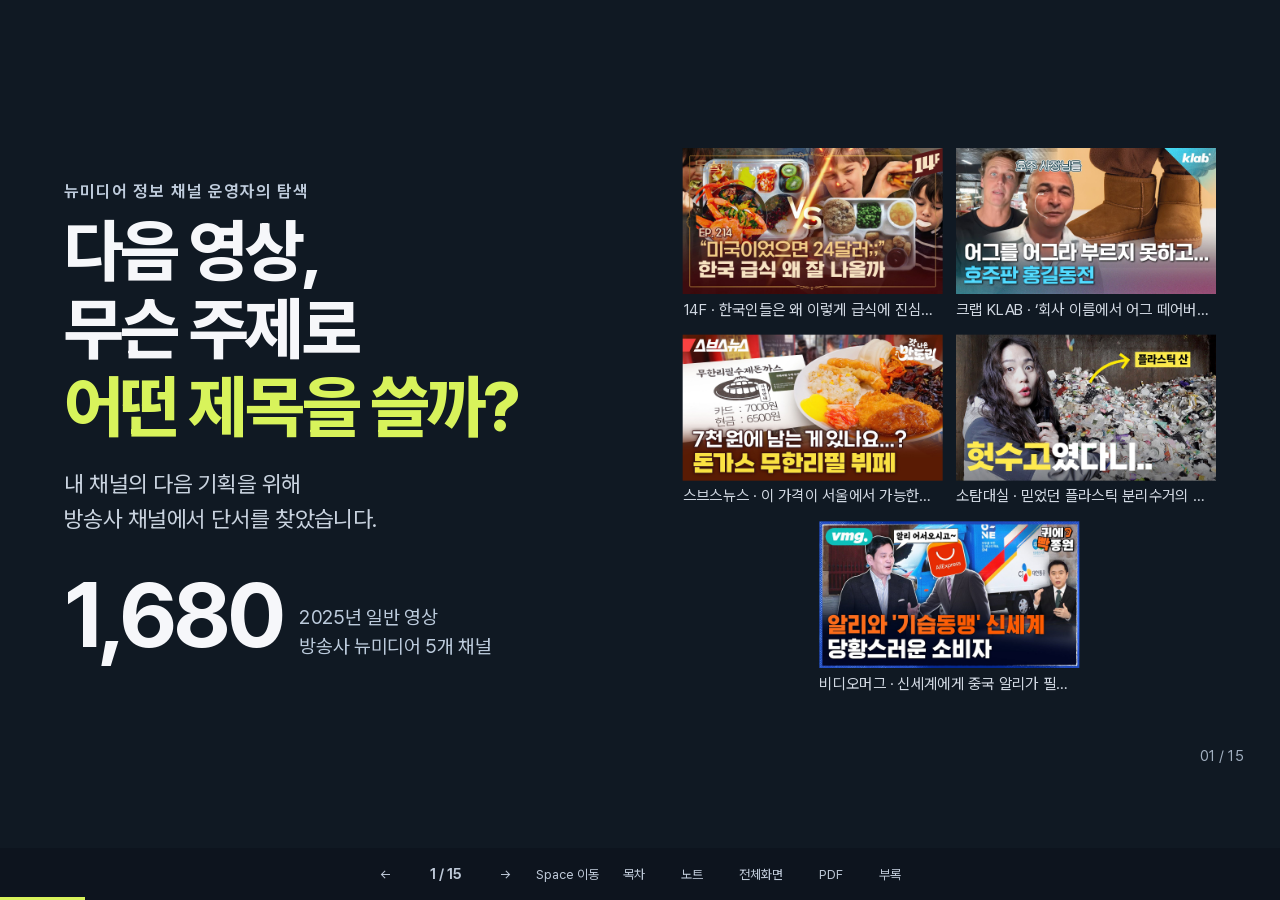
<file: versions/v5/index.html>
<!doctype html><html lang="ko"><head><meta charset="utf-8"><meta name="viewport" content="width=device-width,initial-scale=1"><meta name="description" content="방송사 뉴미디어 5채널의 1680개 영상에서 주제와 제목의 기획 단서를 찾는 V5 최종 발표"><title>다음 영상의 주제와 제목 | V5 최종본</title><link rel="stylesheet" href="style.css?v=5"><script src="assets/anime.min.js" defer></script><script src="deck.js?v=5" defer></script></head><body><main id="stage" data-width="1920" data-height="1080" aria-label="V5 발표 슬라이드">
<section class="slide dark hero active" id="slide-1" aria-label="슬라이드 1" aria-hidden="false">
<div class="body"><div class="hero-copy"><div class="eyebrow">뉴미디어 정보 채널 운영자의 탐색</div><h1>다음 영상,<br>무슨 주제로<br><em>어떤 제목을 쓸까?</em></h1><p>내 채널의 다음 기획을 위해<br>방송사 채널에서 단서를 찾았습니다.</p><div class="hero-stat"><b>1,680</b><span>2025년 일반 영상<br>방송사 뉴미디어 5개 채널</span></div></div><div class="collage"><figure><a href="https://www.youtube.com/watch?v=5-L3V7rGuhk" target="_blank" rel="noopener" title="[EN] 한국인들은 왜 이렇게 급식에 진심일까🥄ㅣ돈슐랭 / 14F"><img src="assets/v4/5-L3V7rGuhk.jpg" alt="[EN] 한국인들은 왜 이렇게 급식에 진심일까🥄ㅣ돈슐랭 / 14F" width="1280" height="720"></a><figcaption>14F · 한국인들은 왜 이렇게 급식에 진심일까🥄ㅣ돈슐랭</figcaption></figure><figure><a href="https://www.youtube.com/watch?v=Sc56962wLrQ" target="_blank" rel="noopener" title="‘회사 이름에서 어그 떼어버리겠습니다’, 호주 기업들이 어그를 어그라고 부르지 못 하는 이유｜크랩"><img src="assets/v4/Sc56962wLrQ.jpg" alt="‘회사 이름에서 어그 떼어버리겠습니다’, 호주 기업들이 어그를 어그라고 부르지 못 하는 이유｜크랩" width="1280" height="720"></a><figcaption>크랩 KLAB · ‘회사 이름에서 어그 떼어버리겠습니다’, 호주 기업들이 어그를 어그라고 부르지 못 하는 이유</figcaption></figure><figure><a href="https://www.youtube.com/watch?v=CVWl-HvshVI" target="_blank" rel="noopener" title="이 가격이 서울에서 가능한가요...? 구로디지털단지 가성비 끝판왕 식당에 다녀왔습니다. [갓 나온 맛도리 EP.110] / 스브스뉴스"><img src="assets/v4/CVWl-HvshVI.jpg" alt="이 가격이 서울에서 가능한가요...? 구로디지털단지 가성비 끝판왕 식당에 다녀왔습니다. [갓 나온 맛도리 EP.110] / 스브스뉴스" width="1280" height="720"></a><figcaption>스브스뉴스 · 이 가격이 서울에서 가능한가요...? 구로디지털단지 가성비 끝판왕 식당에 다녀왔습니다. [갓 나온 맛도리 EP.110]</figcaption></figure><figure><a href="https://www.youtube.com/watch?v=njFNSJvm-DM" target="_blank" rel="noopener" title="[EN/ES] 믿었던 플라스틱 분리수거의 배신"><img src="assets/v4/njFNSJvm-DM.jpg" alt="[EN/ES] 믿었던 플라스틱 분리수거의 배신" width="1280" height="720"></a><figcaption>소탐대실 · 믿었던 플라스틱 분리수거의 배신</figcaption></figure><figure><a href="https://www.youtube.com/watch?v=Jepfk32czqQ" target="_blank" rel="noopener" title="신세계에게 중국 알리가 필요했던 이유..21세기 &#x27;나당연합&#x27;? / 비디오머그 / 귀에빡종원"><img src="assets/v4/Jepfk32czqQ.jpg" alt="신세계에게 중국 알리가 필요했던 이유..21세기 &#x27;나당연합&#x27;? / 비디오머그 / 귀에빡종원" width="1280" height="720"></a><figcaption>비디오머그 · 신세계에게 중국 알리가 필요했던 이유..21세기 &#x27;나당연합&#x27;?</figcaption></figure></div></div>
<span class="slidenum">01 / 15</span></section>
<section class="slide " id="slide-2" aria-label="슬라이드 2" aria-hidden="true">
<h1>운영자로서, 두 가지가 궁금했습니다</h1>
<div class="body"><p class="motivation-intro">뉴미디어 정보 유튜브 채널을 운영하며, 매번 기획 앞에서 묻습니다.</p><div class="question-board"><div><span>주제 선택</span><b>무엇을 다룰까?</b><p>사람들이 관심을 보일 소재는 무엇인가</p></div><div><span>제목 선택</span><b>어떻게 소개할까?</b><p>같은 정보라도 보고 싶게 만드는 표현은 무엇인가</p></div></div><div class="research-questions"><b>핵심 연구 질문</b><p>방송사 뉴미디어 뉴스 채널에서<br>콘텐츠 주제에 따라 조회수는 어떻게 달라지는가?</p><b>실무적 확장</b><p class="extension">제목 표현과 조회수의 관계도 주제·채널에 따라 달라지는가?</p></div></div>
<span class="slidenum">02 / 15</span></section>
<section class="slide dark channels" id="slide-3" aria-label="슬라이드 3" aria-hidden="true">
<div class="body"><div class="channel-heading"><strong>5개 채널 · 1,680편</strong><p>업로드 2025.01.01–12.31<br>조회수 측정 2026.10.18</p></div><div class="channel-wall"><article class="channel-card" style="--cc:#f36c63"><a href="https://www.youtube.com/channel/UCLKuglhGlMmDteQKoniENIQ" target="_blank" rel="noopener" aria-label="14F 공식 채널"><img class="profile" src="assets/v4/profile_14f.jpg" alt="14F 공식 채널 프로필" width="108" height="108"></a><div class="channel-name">14F</div><div class="network">MBC</div><div class="channel-count">575<span>편</span></div><a class="video-link" data-video-id="5-L3V7rGuhk" href="https://www.youtube.com/watch?v=5-L3V7rGuhk" target="_blank" rel="noopener" title="[EN] 한국인들은 왜 이렇게 급식에 진심일까🥄ㅣ돈슐랭 / 14F"><img src="assets/v4/5-L3V7rGuhk.jpg" alt="14F: [EN] 한국인들은 왜 이렇게 급식에 진심일까🥄ㅣ돈슐랭 / 14F" width="1280" height="720"><div class="video-title">한국인들은 왜 이렇게 급식에 진심일까🥄ㅣ돈슐랭</div></a></article><article class="channel-card" style="--cc:#41b8c6"><a href="https://www.youtube.com/channel/UCoxT1kQSLq564FwpK473w-g" target="_blank" rel="noopener" aria-label="크랩 KLAB 공식 채널"><img class="profile" src="assets/v4/profile_klab.jpg" alt="크랩 KLAB 공식 채널 프로필" width="108" height="108"></a><div class="channel-name">크랩 KLAB</div><div class="network">KBS</div><div class="channel-count">370<span>편</span></div><a class="video-link" data-video-id="Sc56962wLrQ" href="https://www.youtube.com/watch?v=Sc56962wLrQ" target="_blank" rel="noopener" title="‘회사 이름에서 어그 떼어버리겠습니다’, 호주 기업들이 어그를 어그라고 부르지 못 하는 이유｜크랩"><img src="assets/v4/Sc56962wLrQ.jpg" alt="크랩 KLAB: ‘회사 이름에서 어그 떼어버리겠습니다’, 호주 기업들이 어그를 어그라고 부르지 못 하는 이유｜크랩" width="1280" height="720"><div class="video-title">‘회사 이름에서 어그 떼어버리겠습니다’, 호주 기업들이 어그를 어그라고 부르지 못 하는 이유</div></a></article><article class="channel-card" style="--cc:#8097ff"><a href="https://www.youtube.com/channel/UCQabORQKQRHP-iUqe-xIFvg" target="_blank" rel="noopener" aria-label="스브스뉴스 공식 채널"><img class="profile" src="assets/v4/profile_subusu.jpg" alt="스브스뉴스 공식 채널 프로필" width="108" height="108"></a><div class="channel-name">스브스뉴스</div><div class="network">SBS</div><div class="channel-count">315<span>편</span></div><a class="video-link" data-video-id="CVWl-HvshVI" href="https://www.youtube.com/watch?v=CVWl-HvshVI" target="_blank" rel="noopener" title="이 가격이 서울에서 가능한가요...? 구로디지털단지 가성비 끝판왕 식당에 다녀왔습니다. [갓 나온 맛도리 EP.110] / 스브스뉴스"><img src="assets/v4/CVWl-HvshVI.jpg" alt="스브스뉴스: 이 가격이 서울에서 가능한가요...? 구로디지털단지 가성비 끝판왕 식당에 다녀왔습니다. [갓 나온 맛도리 EP.110] / 스브스뉴스" width="1280" height="720"><div class="video-title">이 가격이 서울에서 가능한가요...? 구로디지털단지 가성비 끝판왕 식당에 다녀왔습니다. [갓 나온 맛도리 EP.110]</div></a></article><article class="channel-card" style="--cc:#c09cef"><a href="https://www.youtube.com/channel/UChuNP1cNlhUkUOQzBbH-C_Q" target="_blank" rel="noopener" aria-label="소탐대실 공식 채널"><img class="profile" src="assets/v4/profile_sotam.jpg" alt="소탐대실 공식 채널 프로필" width="108" height="108"></a><div class="channel-name">소탐대실</div><div class="network">JTBC</div><div class="channel-count">47<span>편</span></div><a class="video-link" data-video-id="njFNSJvm-DM" href="https://www.youtube.com/watch?v=njFNSJvm-DM" target="_blank" rel="noopener" title="[EN/ES] 믿었던 플라스틱 분리수거의 배신"><img src="assets/v4/njFNSJvm-DM.jpg" alt="소탐대실: [EN/ES] 믿었던 플라스틱 분리수거의 배신" width="1280" height="720"><div class="video-title">믿었던 플라스틱 분리수거의 배신</div></a></article><article class="channel-card" style="--cc:#f6ad58"><a href="https://www.youtube.com/channel/UCMEbRpvuwTbXxGiyDb1mT8w" target="_blank" rel="noopener" aria-label="비디오머그 공식 채널"><img class="profile" src="assets/v4/profile_videomug.jpg" alt="비디오머그 공식 채널 프로필" width="108" height="108"></a><div class="channel-name">비디오머그</div><div class="network">SBS</div><div class="channel-count">373<span>편</span></div><a class="video-link" data-video-id="Jepfk32czqQ" href="https://www.youtube.com/watch?v=Jepfk32czqQ" target="_blank" rel="noopener" title="신세계에게 중국 알리가 필요했던 이유..21세기 &#x27;나당연합&#x27;? / 비디오머그 / 귀에빡종원"><img src="assets/v4/Jepfk32czqQ.jpg" alt="비디오머그: 신세계에게 중국 알리가 필요했던 이유..21세기 &#x27;나당연합&#x27;? / 비디오머그 / 귀에빡종원" width="1280" height="720"><div class="video-title">신세계에게 중국 알리가 필요했던 이유..21세기 &#x27;나당연합&#x27;?</div></a></article></div><p class="channel-notice">쇼츠·라이브 제외 · 공개 접근 가능한 영상 · 영상 URL 중복·7개 항목 결측 0건</p></div>
<span class="slidenum">03 / 15</span></section>
<section class="slide method" id="slide-4" aria-label="슬라이드 4" aria-hidden="true">
<h1>태그를 붙이고, 채널 안의 상위권을 셉니다</h1>
<div class="body"><div class="method-grid"><div><div class="method-label">① 제목·설명 단어로 8개 주제 태그</div><a class="video-link" data-video-id="KtSt2wjckak" href="https://www.youtube.com/watch?v=KtSt2wjckak" target="_blank" rel="noopener" title="애플 구형 아이패드 가격 인상,  왜 올리는 거예요? / 14F"><img src="assets/v4/KtSt2wjckak.jpg" alt="14F: 애플 구형 아이패드 가격 인상,  왜 올리는 거예요? / 14F" width="1280" height="720"><div class="video-title">애플 구형 아이패드 가격 인상,  왜 올리는 거예요?</div></a><div class="video-meta">14F · 79,746회 · 원문 ↗</div><div class="tags"><span class="tag">경제·소비</span><span class="tag">기술·디지털</span></div><p class="caption">한 영상에 여러 태그 · 단어 사전 기반 탐색 분류</p></div><div class="metric-demo"><div class="metric-title">② 같은 채널 안에서<br>조회수순 상위 25%를 표시</div><div class="dot-formula"><svg class="dataviz" viewBox="0 0 262 262" role="img" aria-label="100개 중 25개를 강조한 반올림 비중 도식" xmlns="http://www.w3.org/2000/svg"><circle cx="14" cy="14" r="8" fill="#152030"/><circle cx="40" cy="14" r="8" fill="#152030"/><circle cx="66" cy="14" r="8" fill="#152030"/><circle cx="92" cy="14" r="8" fill="#152030"/><circle cx="118" cy="14" r="8" fill="#152030"/><circle cx="144" cy="14" r="8" fill="#152030"/><circle cx="170" cy="14" r="8" fill="#152030"/><circle cx="196" cy="14" r="8" fill="#152030"/><circle cx="222" cy="14" r="8" fill="#152030"/><circle cx="248" cy="14" r="8" fill="#152030"/><circle cx="14" cy="40" r="8" fill="#152030"/><circle cx="40" cy="40" r="8" fill="#152030"/><circle cx="66" cy="40" r="8" fill="#152030"/><circle cx="92" cy="40" r="8" fill="#152030"/><circle cx="118" cy="40" r="8" fill="#152030"/><circle cx="144" cy="40" r="8" fill="#152030"/><circle cx="170" cy="40" r="8" fill="#152030"/><circle cx="196" cy="40" r="8" fill="#152030"/><circle cx="222" cy="40" r="8" fill="#152030"/><circle cx="248" cy="40" r="8" fill="#152030"/><circle cx="14" cy="66" r="8" fill="#152030"/><circle cx="40" cy="66" r="8" fill="#152030"/><circle cx="66" cy="66" r="8" fill="#152030"/><circle cx="92" cy="66" r="8" fill="#152030"/><circle cx="118" cy="66" r="8" fill="#152030"/><circle cx="144" cy="66" r="8" fill="#bfcbd8"/><circle cx="170" cy="66" r="8" fill="#bfcbd8"/><circle cx="196" cy="66" r="8" fill="#bfcbd8"/><circle cx="222" cy="66" r="8" fill="#bfcbd8"/><circle cx="248" cy="66" r="8" fill="#bfcbd8"/><circle cx="14" cy="92" r="8" fill="#bfcbd8"/><circle cx="40" cy="92" r="8" fill="#bfcbd8"/><circle cx="66" cy="92" r="8" fill="#bfcbd8"/><circle cx="92" cy="92" r="8" fill="#bfcbd8"/><circle cx="118" cy="92" r="8" fill="#bfcbd8"/><circle cx="144" cy="92" r="8" fill="#bfcbd8"/><circle cx="170" cy="92" r="8" fill="#bfcbd8"/><circle cx="196" cy="92" r="8" fill="#bfcbd8"/><circle cx="222" cy="92" r="8" fill="#bfcbd8"/><circle cx="248" cy="92" r="8" fill="#bfcbd8"/><circle cx="14" cy="118" r="8" fill="#bfcbd8"/><circle cx="40" cy="118" r="8" fill="#bfcbd8"/><circle cx="66" cy="118" r="8" fill="#bfcbd8"/><circle cx="92" cy="118" r="8" fill="#bfcbd8"/><circle cx="118" cy="118" r="8" fill="#bfcbd8"/><circle cx="144" cy="118" r="8" fill="#bfcbd8"/><circle cx="170" cy="118" r="8" fill="#bfcbd8"/><circle cx="196" cy="118" r="8" fill="#bfcbd8"/><circle cx="222" cy="118" r="8" fill="#bfcbd8"/><circle cx="248" cy="118" r="8" fill="#bfcbd8"/><circle cx="14" cy="144" r="8" fill="#bfcbd8"/><circle cx="40" cy="144" r="8" fill="#bfcbd8"/><circle cx="66" cy="144" r="8" fill="#bfcbd8"/><circle cx="92" cy="144" r="8" fill="#bfcbd8"/><circle cx="118" cy="144" r="8" fill="#bfcbd8"/><circle cx="144" cy="144" r="8" fill="#bfcbd8"/><circle cx="170" cy="144" r="8" fill="#bfcbd8"/><circle cx="196" cy="144" r="8" fill="#bfcbd8"/><circle cx="222" cy="144" r="8" fill="#bfcbd8"/><circle cx="248" cy="144" r="8" fill="#bfcbd8"/><circle cx="14" cy="170" r="8" fill="#bfcbd8"/><circle cx="40" cy="170" r="8" fill="#bfcbd8"/><circle cx="66" cy="170" r="8" fill="#bfcbd8"/><circle cx="92" cy="170" r="8" fill="#bfcbd8"/><circle cx="118" cy="170" r="8" fill="#bfcbd8"/><circle cx="144" cy="170" r="8" fill="#bfcbd8"/><circle cx="170" cy="170" r="8" fill="#bfcbd8"/><circle cx="196" cy="170" r="8" fill="#bfcbd8"/><circle cx="222" cy="170" r="8" fill="#bfcbd8"/><circle cx="248" cy="170" r="8" fill="#bfcbd8"/><circle cx="14" cy="196" r="8" fill="#bfcbd8"/><circle cx="40" cy="196" r="8" fill="#bfcbd8"/><circle cx="66" cy="196" r="8" fill="#bfcbd8"/><circle cx="92" cy="196" r="8" fill="#bfcbd8"/><circle cx="118" cy="196" r="8" fill="#bfcbd8"/><circle cx="144" cy="196" r="8" fill="#bfcbd8"/><circle cx="170" cy="196" r="8" fill="#bfcbd8"/><circle cx="196" cy="196" r="8" fill="#bfcbd8"/><circle cx="222" cy="196" r="8" fill="#bfcbd8"/><circle cx="248" cy="196" r="8" fill="#bfcbd8"/><circle cx="14" cy="222" r="8" fill="#bfcbd8"/><circle cx="40" cy="222" r="8" fill="#bfcbd8"/><circle cx="66" cy="222" r="8" fill="#bfcbd8"/><circle cx="92" cy="222" r="8" fill="#bfcbd8"/><circle cx="118" cy="222" r="8" fill="#bfcbd8"/><circle cx="144" cy="222" r="8" fill="#bfcbd8"/><circle cx="170" cy="222" r="8" fill="#bfcbd8"/><circle cx="196" cy="222" r="8" fill="#bfcbd8"/><circle cx="222" cy="222" r="8" fill="#bfcbd8"/><circle cx="248" cy="222" r="8" fill="#bfcbd8"/><circle cx="14" cy="248" r="8" fill="#bfcbd8"/><circle cx="40" cy="248" r="8" fill="#bfcbd8"/><circle cx="66" cy="248" r="8" fill="#bfcbd8"/><circle cx="92" cy="248" r="8" fill="#bfcbd8"/><circle cx="118" cy="248" r="8" fill="#bfcbd8"/><circle cx="144" cy="248" r="8" fill="#bfcbd8"/><circle cx="170" cy="248" r="8" fill="#bfcbd8"/><circle cx="196" cy="248" r="8" fill="#bfcbd8"/><circle cx="222" cy="248" r="8" fill="#bfcbd8"/><circle cx="248" cy="248" r="8" fill="#bfcbd8"/></svg><div><b>상위권</b><span>채널마다 약 4편 중 1편<br>전체 422/1,680편</span></div></div><div class="formula"><strong>상위권 비중</strong><br>상위권에 든 수 ÷ 해당 주제·제목 집단 수</div><p class="caption">그 집단 100편 중 35편이면 35%<br>조회수 증가율·미래 성공확률과 다름</p></div></div></div>
<span class="slidenum">04 / 15</span></section>
<section class="slide distribution" id="slide-5" aria-label="슬라이드 5" aria-hidden="true">
<div class="eyebrow">먼저, 무엇을 많이 다뤘나</div>
<h1>정치·국제와 경제·소비를 많이 다뤘습니다</h1>
<div class="body"><div class="chart-context"><b>주제 태그가 붙은 영상 수</b><span class="legend">오른쪽 비중의 분모: 전체 1,680편</span></div><div class="reveal"><svg class="dataviz" viewBox="0 0 1728 650" role="img" aria-label="전체 1,680편 중 주제별 태그 영상 수와 비중. 복수 태그 허용." xmlns="http://www.w3.org/2000/svg"><line x1="300.0" y1="20" x2="300.0" y2="586" stroke="#ccd4de" stroke-width="1" stroke-dasharray=""/><text x="300.0" y="630" font-size="26" fill="#526174" text-anchor="middle" font-weight="500">0편</text><line x1="518.0" y1="20" x2="518.0" y2="586" stroke="#ccd4de" stroke-width="1" stroke-dasharray=""/><text x="518.0" y="630" font-size="26" fill="#526174" text-anchor="middle" font-weight="500">150편</text><line x1="736.0" y1="20" x2="736.0" y2="586" stroke="#ccd4de" stroke-width="1" stroke-dasharray=""/><text x="736.0" y="630" font-size="26" fill="#526174" text-anchor="middle" font-weight="500">300편</text><line x1="954.0" y1="20" x2="954.0" y2="586" stroke="#ccd4de" stroke-width="1" stroke-dasharray=""/><text x="954.0" y="630" font-size="26" fill="#526174" text-anchor="middle" font-weight="500">450편</text><line x1="1172.0" y1="20" x2="1172.0" y2="586" stroke="#ccd4de" stroke-width="1" stroke-dasharray=""/><text x="1172.0" y="630" font-size="26" fill="#526174" text-anchor="middle" font-weight="500">600편</text><line x1="1390.0" y1="20" x2="1390.0" y2="586" stroke="#ccd4de" stroke-width="1" stroke-dasharray=""/><text x="1390.0" y="630" font-size="26" fill="#526174" text-anchor="middle" font-weight="500">750편</text><text x="0" y="69" font-size="32" fill="#152030" text-anchor="start" font-weight="650">정치·국제</text><rect x="300" y="35" width="994.08" height="43" fill="#152030" rx="2"/><text x="1309.08" y="69" font-size="33" fill="#152030" text-anchor="start" font-weight="750">684</text><text x="1715" y="69" font-size="34" fill="#152030" text-anchor="end" font-weight="700">40.7%</text><text x="0" y="138" font-size="32" fill="#152030" text-anchor="start" font-weight="650">경제·소비</text><rect x="300" y="104" width="736.84" height="43" fill="#152030" rx="2"/><text x="1051.8400000000001" y="138" font-size="33" fill="#152030" text-anchor="start" font-weight="750">507</text><text x="1715" y="138" font-size="34" fill="#152030" text-anchor="end" font-weight="700">30.2%</text><text x="0" y="207" font-size="32" fill="#152030" text-anchor="start" font-weight="650">사회·생활</text><rect x="300" y="173" width="472.33333333333337" height="43" fill="#8495a9" rx="2"/><text x="787.3333333333334" y="207" font-size="33" fill="#8495a9" text-anchor="start" font-weight="750">325</text><text x="1715" y="207" font-size="34" fill="#152030" text-anchor="end" font-weight="700">19.3%</text><text x="0" y="276" font-size="32" fill="#152030" text-anchor="start" font-weight="650">음식·외식</text><rect x="300" y="242" width="382.2266666666667" height="43" fill="#8495a9" rx="2"/><text x="697.2266666666667" y="276" font-size="33" fill="#8495a9" text-anchor="start" font-weight="750">263</text><text x="1715" y="276" font-size="34" fill="#152030" text-anchor="end" font-weight="700">15.7%</text><text x="0" y="345" font-size="32" fill="#152030" text-anchor="start" font-weight="650">기술·디지털</text><rect x="300" y="311" width="287.76" height="43" fill="#8495a9" rx="2"/><text x="602.76" y="345" font-size="33" fill="#8495a9" text-anchor="start" font-weight="750">198</text><text x="1715" y="345" font-size="34" fill="#152030" text-anchor="end" font-weight="700">11.8%</text><text x="0" y="414" font-size="32" fill="#152030" text-anchor="start" font-weight="650">건강·의학</text><rect x="300" y="380" width="233.98666666666668" height="43" fill="#8495a9" rx="2"/><text x="548.9866666666667" y="414" font-size="33" fill="#8495a9" text-anchor="start" font-weight="750">161</text><text x="1715" y="414" font-size="34" fill="#152030" text-anchor="end" font-weight="700">9.6%</text><text x="0" y="483" font-size="32" fill="#152030" text-anchor="start" font-weight="650">과학·환경</text><rect x="300" y="449" width="229.62666666666667" height="43" fill="#8495a9" rx="2"/><text x="544.6266666666667" y="483" font-size="33" fill="#8495a9" text-anchor="start" font-weight="750">158</text><text x="1715" y="483" font-size="34" fill="#152030" text-anchor="end" font-weight="700">9.4%</text><text x="0" y="552" font-size="32" fill="#152030" text-anchor="start" font-weight="650">문화·연예</text><rect x="300" y="518" width="223.81333333333333" height="43" fill="#8495a9" rx="2"/><text x="538.8133333333333" y="552" font-size="33" fill="#8495a9" text-anchor="start" font-weight="750">154</text><text x="1715" y="552" font-size="34" fill="#152030" text-anchor="end" font-weight="700">9.2%</text></svg></div><p class="caption">복수 태그 723편 → 비중 합계는 100%를 넘습니다 · 태그 없는 영상 282편</p></div>
<span class="slidenum">05 / 15</span></section>
<section class="slide heatmap" id="slide-6" aria-label="슬라이드 6" aria-hidden="true">
<h1>채널마다 제작 편성도 달랐습니다</h1>
<div class="body"><div class="chart-context"><b>각 채널 전체 영상 중 해당 주제 태그의 비중</b><span class="legend">진할수록 많이 다룬 태그</span></div><svg class="dataviz" viewBox="0 0 1728 665" role="img" aria-label="채널 안의 전체 영상 중 해당 주제 태그의 비중. 행 합계는 100%가 아님." xmlns="http://www.w3.org/2000/svg"><text x="379.5" y="35" font-size="27" fill="#152030" text-anchor="middle" font-weight="650">정치·국제</text><text x="558.5" y="35" font-size="27" fill="#152030" text-anchor="middle" font-weight="650">경제·소비</text><text x="737.5" y="35" font-size="27" fill="#152030" text-anchor="middle" font-weight="650">기술·디지털</text><text x="916.5" y="35" font-size="27" fill="#152030" text-anchor="middle" font-weight="650">음식·외식</text><text x="1095.5" y="35" font-size="27" fill="#152030" text-anchor="middle" font-weight="650">건강·의학</text><text x="1274.5" y="35" font-size="27" fill="#152030" text-anchor="middle" font-weight="650">사회·생활</text><text x="1453.5" y="35" font-size="27" fill="#152030" text-anchor="middle" font-weight="650">과학·환경</text><text x="1632.5" y="35" font-size="27" fill="#152030" text-anchor="middle" font-weight="650">문화·연예</text><rect x="0" y="89" width="7" height="80" fill="#f36c63" rx="0"/><text x="26" y="124" font-size="33" fill="#152030" text-anchor="start" font-weight="700">14F</text><text x="26" y="160" font-size="26" fill="#526174" text-anchor="start" font-weight="500">n=575편</text><rect x="290" y="85" width="172" height="88" fill="rgb(168, 181, 215)" rx="3"/><text x="376.0" y="139" font-size="43" fill="#152030" text-anchor="middle" font-weight="730">29%</text><rect x="469" y="85" width="172" height="88" fill="rgb(179, 190, 220)" rx="3"/><text x="555.0" y="139" font-size="43" fill="#152030" text-anchor="middle" font-weight="730">24%</text><rect x="648" y="85" width="172" height="88" fill="rgb(215, 222, 236)" rx="3"/><text x="734.0" y="139" font-size="43" fill="#152030" text-anchor="middle" font-weight="730">9%</text><rect x="827" y="85" width="172" height="88" fill="rgb(173, 185, 218)" rx="3"/><text x="913.0" y="139" font-size="43" fill="#152030" text-anchor="middle" font-weight="730">27%</text><rect x="1006" y="85" width="172" height="88" fill="rgb(221, 227, 239)" rx="3"/><text x="1092.0" y="139" font-size="43" fill="#152030" text-anchor="middle" font-weight="730">6%</text><rect x="1185" y="85" width="172" height="88" fill="rgb(202, 211, 231)" rx="3"/><text x="1271.0" y="139" font-size="43" fill="#152030" text-anchor="middle" font-weight="730">14%</text><rect x="1364" y="85" width="172" height="88" fill="rgb(219, 225, 238)" rx="3"/><text x="1450.0" y="139" font-size="43" fill="#152030" text-anchor="middle" font-weight="730">7%</text><rect x="1543" y="85" width="172" height="88" fill="rgb(212, 220, 235)" rx="3"/><text x="1629.0" y="139" font-size="43" fill="#152030" text-anchor="middle" font-weight="730">10%</text><rect x="0" y="194" width="7" height="80" fill="#41b8c6" rx="0"/><text x="26" y="229" font-size="33" fill="#152030" text-anchor="start" font-weight="700">크랩 KLAB</text><text x="26" y="265" font-size="26" fill="#526174" text-anchor="start" font-weight="500">n=370편</text><rect x="290" y="190" width="172" height="88" fill="rgb(144, 160, 204)" rx="3"/><text x="376.0" y="244" font-size="43" fill="#152030" text-anchor="middle" font-weight="730">40%</text><rect x="469" y="190" width="172" height="88" fill="rgb(176, 188, 219)" rx="3"/><text x="555.0" y="244" font-size="43" fill="#152030" text-anchor="middle" font-weight="730">26%</text><rect x="648" y="190" width="172" height="88" fill="rgb(210, 218, 234)" rx="3"/><text x="734.0" y="244" font-size="43" fill="#152030" text-anchor="middle" font-weight="730">11%</text><rect x="827" y="190" width="172" height="88" fill="rgb(211, 218, 234)" rx="3"/><text x="913.0" y="244" font-size="43" fill="#152030" text-anchor="middle" font-weight="730">10%</text><rect x="1006" y="190" width="172" height="88" fill="rgb(214, 221, 236)" rx="3"/><text x="1092.0" y="244" font-size="43" fill="#152030" text-anchor="middle" font-weight="730">9%</text><rect x="1185" y="190" width="172" height="88" fill="rgb(195, 205, 228)" rx="3"/><text x="1271.0" y="244" font-size="43" fill="#152030" text-anchor="middle" font-weight="730">17%</text><rect x="1364" y="190" width="172" height="88" fill="rgb(218, 225, 238)" rx="3"/><text x="1450.0" y="244" font-size="43" fill="#152030" text-anchor="middle" font-weight="730">7%</text><rect x="1543" y="190" width="172" height="88" fill="rgb(204, 213, 232)" rx="3"/><text x="1629.0" y="244" font-size="43" fill="#152030" text-anchor="middle" font-weight="730">13%</text><rect x="0" y="299" width="7" height="80" fill="#8097ff" rx="0"/><text x="26" y="334" font-size="33" fill="#152030" text-anchor="start" font-weight="700">스브스뉴스</text><text x="26" y="370" font-size="26" fill="#526174" text-anchor="start" font-weight="500">n=315편</text><rect x="290" y="295" width="172" height="88" fill="rgb(179, 191, 220)" rx="3"/><text x="376.0" y="349" font-size="43" fill="#152030" text-anchor="middle" font-weight="730">24%</text><rect x="469" y="295" width="172" height="88" fill="rgb(171, 184, 217)" rx="3"/><text x="555.0" y="349" font-size="43" fill="#152030" text-anchor="middle" font-weight="730">28%</text><rect x="648" y="295" width="172" height="88" fill="rgb(220, 227, 239)" rx="3"/><text x="734.0" y="349" font-size="43" fill="#152030" text-anchor="middle" font-weight="730">6%</text><rect x="827" y="295" width="172" height="88" fill="rgb(206, 214, 232)" rx="3"/><text x="913.0" y="349" font-size="43" fill="#152030" text-anchor="middle" font-weight="730">12%</text><rect x="1006" y="295" width="172" height="88" fill="rgb(202, 211, 231)" rx="3"/><text x="1092.0" y="349" font-size="43" fill="#152030" text-anchor="middle" font-weight="730">14%</text><rect x="1185" y="295" width="172" height="88" fill="rgb(165, 178, 214)" rx="3"/><text x="1271.0" y="349" font-size="43" fill="#152030" text-anchor="middle" font-weight="730">30%</text><rect x="1364" y="295" width="172" height="88" fill="rgb(208, 216, 233)" rx="3"/><text x="1450.0" y="349" font-size="43" fill="#152030" text-anchor="middle" font-weight="730">11%</text><rect x="1543" y="295" width="172" height="88" fill="rgb(214, 222, 236)" rx="3"/><text x="1629.0" y="349" font-size="43" fill="#152030" text-anchor="middle" font-weight="730">9%</text><rect x="0" y="404" width="7" height="80" fill="#c09cef" rx="0"/><text x="26" y="439" font-size="33" fill="#152030" text-anchor="start" font-weight="700">소탐대실</text><text x="26" y="475" font-size="26" fill="#526174" text-anchor="start" font-weight="500">n=47편</text><rect x="290" y="400" width="172" height="88" fill="rgb(229, 235, 243)" rx="3"/><text x="376.0" y="454" font-size="43" fill="#152030" text-anchor="middle" font-weight="730">2%</text><rect x="469" y="400" width="172" height="88" fill="rgb(215, 222, 236)" rx="3"/><text x="555.0" y="454" font-size="43" fill="#152030" text-anchor="middle" font-weight="730">9%</text><rect x="648" y="400" width="172" height="88" fill="rgb(224, 230, 241)" rx="3"/><text x="734.0" y="454" font-size="43" fill="#152030" text-anchor="middle" font-weight="730">4%</text><rect x="827" y="400" width="172" height="88" fill="rgb(186, 196, 223)" rx="3"/><text x="913.0" y="454" font-size="43" fill="#152030" text-anchor="middle" font-weight="730">21%</text><rect x="1006" y="400" width="172" height="88" fill="rgb(190, 201, 225)" rx="3"/><text x="1092.0" y="454" font-size="43" fill="#152030" text-anchor="middle" font-weight="730">19%</text><rect x="1185" y="400" width="172" height="88" fill="rgb(190, 201, 225)" rx="3"/><text x="1271.0" y="454" font-size="43" fill="#152030" text-anchor="middle" font-weight="730">19%</text><rect x="1364" y="400" width="172" height="88" fill="rgb(181, 192, 221)" rx="3"/><text x="1450.0" y="454" font-size="43" fill="#152030" text-anchor="middle" font-weight="730">23%</text><rect x="1543" y="400" width="172" height="88" fill="rgb(219, 226, 238)" rx="3"/><text x="1629.0" y="454" font-size="43" fill="#152030" text-anchor="middle" font-weight="730">6%</text><rect x="0" y="509" width="7" height="80" fill="#f6ad58" rx="0"/><text x="26" y="544" font-size="33" fill="#152030" text-anchor="start" font-weight="700">비디오머그</text><text x="26" y="580" font-size="26" fill="#526174" text-anchor="start" font-weight="500">n=373편</text><rect x="290" y="505" width="172" height="88" fill="rgb(56, 82, 165)" rx="3"/><text x="376.0" y="559" font-size="43" fill="#fff" text-anchor="middle" font-weight="730">78%</text><rect x="469" y="505" width="172" height="88" fill="rgb(124, 142, 195)" rx="3"/><text x="555.0" y="559" font-size="43" fill="#fff" text-anchor="middle" font-weight="730">49%</text><rect x="648" y="505" width="172" height="88" fill="rgb(180, 191, 221)" rx="3"/><text x="734.0" y="559" font-size="43" fill="#152030" text-anchor="middle" font-weight="730">24%</text><rect x="827" y="505" width="172" height="88" fill="rgb(221, 227, 239)" rx="3"/><text x="913.0" y="559" font-size="43" fill="#152030" text-anchor="middle" font-weight="730">6%</text><rect x="1006" y="505" width="172" height="88" fill="rgb(209, 217, 234)" rx="3"/><text x="1092.0" y="559" font-size="43" fill="#152030" text-anchor="middle" font-weight="730">11%</text><rect x="1185" y="505" width="172" height="88" fill="rgb(188, 198, 224)" rx="3"/><text x="1271.0" y="559" font-size="43" fill="#152030" text-anchor="middle" font-weight="730">20%</text><rect x="1364" y="505" width="172" height="88" fill="rgb(206, 214, 232)" rx="3"/><text x="1450.0" y="559" font-size="43" fill="#152030" text-anchor="middle" font-weight="730">12%</text><rect x="1543" y="505" width="172" height="88" fill="rgb(222, 228, 240)" rx="3"/><text x="1629.0" y="559" font-size="43" fill="#152030" text-anchor="middle" font-weight="730">5%</text><rect x="1010" y="625" width="38" height="22" fill="rgb(234, 239, 245)" rx="0"/><text x="1059" y="644" font-size="25" fill="#526174" text-anchor="start" font-weight="500">0%</text><rect x="1140" y="625" width="38" height="22" fill="rgb(188, 199, 224)" rx="0"/><text x="1189" y="644" font-size="25" fill="#526174" text-anchor="start" font-weight="500">20%</text><rect x="1270" y="625" width="38" height="22" fill="rgb(143, 159, 204)" rx="0"/><text x="1319" y="644" font-size="25" fill="#526174" text-anchor="start" font-weight="500">40%</text><rect x="1400" y="625" width="38" height="22" fill="rgb(98, 119, 184)" rx="0"/><text x="1449" y="644" font-size="25" fill="#526174" text-anchor="start" font-weight="500">60%</text><rect x="1530" y="625" width="38" height="22" fill="rgb(52, 79, 163)" rx="0"/><text x="1579" y="644" font-size="25" fill="#526174" text-anchor="start" font-weight="500">80%</text></svg><p class="caption">비디오머그는 정치·국제 78%, 14F는 음식·외식 27% · 행 합계는 100%가 아님<br>소탐대실은 전체 47편: 작은 표본의 세부 결과는 신중히 해석합니다.</p></div>
<span class="slidenum">06 / 15</span></section>
<section class="slide comparison" id="slide-7" aria-label="슬라이드 7" aria-hidden="true">
<h1>제작 비중과 상위권 비중은 다른 정보입니다</h1>
<div class="body"><div class="metric-defs"><div><strong>제작 비중</strong><span>해당 태그 영상 수 / 전체 1,680편</span></div><div><strong>상위권 비중 · 기준 약 25%</strong><span>상위권 영상 수 / 해당 태그 영상 수</span></div></div><svg class="dataviz" viewBox="0 0 1728 605" role="img" aria-label="주제별 제작 비중과 상위권 비중을 별도 축으로 비교. 두 지표의 분모가 다름." xmlns="http://www.w3.org/2000/svg"><line x1="320.0" y1="20" x2="320.0" y2="525" stroke="#d7dee7" stroke-width="1" stroke-dasharray=""/><text x="320.0" y="574" font-size="26" fill="#526174" text-anchor="middle" font-weight="500">0%</text><line x1="555.0" y1="20" x2="555.0" y2="525" stroke="#d7dee7" stroke-width="1" stroke-dasharray=""/><text x="555.0" y="574" font-size="26" fill="#526174" text-anchor="middle" font-weight="500">25%</text><line x1="790.0" y1="20" x2="790.0" y2="525" stroke="#d7dee7" stroke-width="1" stroke-dasharray=""/><text x="790.0" y="574" font-size="26" fill="#526174" text-anchor="middle" font-weight="500">50%</text><line x1="1145.0" y1="20" x2="1145.0" y2="525" stroke="#d7dee7" stroke-width="1" stroke-dasharray=""/><text x="1145.0" y="574" font-size="26" fill="#526174" text-anchor="middle" font-weight="500">0%</text><line x1="1380.0" y1="20" x2="1380.0" y2="525" stroke="#d7dee7" stroke-width="1" stroke-dasharray=""/><text x="1380.0" y="574" font-size="26" fill="#526174" text-anchor="middle" font-weight="500">25%</text><line x1="1615.0" y1="20" x2="1615.0" y2="525" stroke="#d7dee7" stroke-width="1" stroke-dasharray=""/><text x="1615.0" y="574" font-size="26" fill="#526174" text-anchor="middle" font-weight="500">50%</text><line x1="1380.0" y1="20" x2="1380.0" y2="525" stroke="#9d6739" stroke-width="2" stroke-dasharray="7 7"/><text x="0" y="66" font-size="29" fill="#152030" text-anchor="start" font-weight="650">정치·국제</text><rect x="320" y="39" width="382.7142857142857" height="34" fill="#152030" rx="2"/><text x="713.7142857142858" y="66" font-size="30" fill="#152030" text-anchor="start" font-weight="650">40.7%</text><rect x="1145" y="39" width="269.3567251461988" height="34" fill="#bda38d" rx="2"/><text x="1425.3567251461989" y="66" font-size="30" fill="#152030" text-anchor="start" font-weight="650">28.7%</text><text x="0" y="130" font-size="29" fill="#152030" text-anchor="start" font-weight="650">경제·소비</text><rect x="320" y="103" width="283.6785714285714" height="34" fill="#8b9caf" rx="2"/><text x="614.6785714285713" y="130" font-size="30" fill="#152030" text-anchor="start" font-weight="650">30.2%</text><rect x="1145" y="103" width="270.69033530571994" height="34" fill="#bda38d" rx="2"/><text x="1426.69033530572" y="130" font-size="30" fill="#152030" text-anchor="start" font-weight="650">28.8%</text><text x="0" y="194" font-size="29" fill="#152030" text-anchor="start" font-weight="650">사회·생활</text><rect x="320" y="167" width="181.8452380952381" height="34" fill="#8b9caf" rx="2"/><text x="512.8452380952381" y="194" font-size="30" fill="#152030" text-anchor="start" font-weight="650">19.3%</text><rect x="1145" y="167" width="251.6307692307692" height="34" fill="#bda38d" rx="2"/><text x="1407.6307692307691" y="194" font-size="30" fill="#152030" text-anchor="start" font-weight="650">26.8%</text><text x="0" y="258" font-size="29" fill="#152030" text-anchor="start" font-weight="650">음식·외식</text><rect x="320" y="231" width="147.1547619047619" height="34" fill="#8b9caf" rx="2"/><text x="478.1547619047619" y="258" font-size="30" fill="#152030" text-anchor="start" font-weight="650">15.7%</text><rect x="1145" y="231" width="257.33840304182513" height="34" fill="#bda38d" rx="2"/><text x="1413.3384030418251" y="258" font-size="30" fill="#152030" text-anchor="start" font-weight="650">27.4%</text><text x="0" y="322" font-size="29" fill="#152030" text-anchor="start" font-weight="650">기술·디지털</text><rect x="320" y="295" width="110.78571428571428" height="34" fill="#8b9caf" rx="2"/><text x="441.7857142857143" y="322" font-size="30" fill="#152030" text-anchor="start" font-weight="650">11.8%</text><rect x="1145" y="295" width="237.37373737373738" height="34" fill="#bda38d" rx="2"/><text x="1393.3737373737374" y="322" font-size="30" fill="#152030" text-anchor="start" font-weight="650">25.3%</text><text x="0" y="386" font-size="29" fill="#152030" text-anchor="start" font-weight="650">건강·의학</text><rect x="320" y="359" width="90.08333333333334" height="34" fill="#8b9caf" rx="2"/><text x="421.08333333333337" y="386" font-size="30" fill="#152030" text-anchor="start" font-weight="650">9.6%</text><rect x="1145" y="359" width="192.67080745341616" height="34" fill="#bda38d" rx="2"/><text x="1348.6708074534163" y="386" font-size="30" fill="#152030" text-anchor="start" font-weight="650">20.5%</text><text x="0" y="450" font-size="29" fill="#152030" text-anchor="start" font-weight="650">과학·환경</text><rect x="320" y="423" width="88.4047619047619" height="34" fill="#8b9caf" rx="2"/><text x="419.4047619047619" y="450" font-size="30" fill="#152030" text-anchor="start" font-weight="650">9.4%</text><rect x="1145" y="423" width="285.56962025316454" height="34" fill="#be6a25" rx="2"/><text x="1441.5696202531644" y="450" font-size="30" fill="#152030" text-anchor="start" font-weight="650">30.4%</text><text x="0" y="514" font-size="29" fill="#152030" text-anchor="start" font-weight="650">문화·연예</text><rect x="320" y="487" width="86.16666666666666" height="34" fill="#8b9caf" rx="2"/><text x="417.16666666666663" y="514" font-size="30" fill="#152030" text-anchor="start" font-weight="650">9.2%</text><rect x="1145" y="487" width="250.25974025974023" height="34" fill="#bda38d" rx="2"/><text x="1406.2597402597403" y="514" font-size="30" fill="#152030" text-anchor="start" font-weight="650">26.6%</text></svg><p class="caption">제작은 정치·국제 40.7%, 상위권 비중은 과학·환경 30.4%가 가장 높게 관찰됐습니다.<br>이는 합산 관찰값이며, 가까운 수치의 통계적 우열을 검증한 것은 아닙니다.</p></div>
<span class="slidenum">07 / 15</span></section>
<section class="slide case-food" id="slide-8" aria-label="슬라이드 8" aria-hidden="true">
<h1>같은 음식 태그도, 채널 안 성과는 달랐습니다</h1>
<div class="body"><p class="topic-caption">음식·외식 태그에서 표본이 가장 큰 두 채널을 비교했습니다.</p><div class="video-pair"><article><div class="evidence-top"><div class="channel"><img class="profile small" src="assets/v4/profile_14f.jpg" alt="14F 공식 채널 프로필" width="108" height="108">14F</div><div><div class="rate">33%</div><div class="count">상위권 51/154편</div></div></div><a class="video-link" data-video-id="5-L3V7rGuhk" href="https://www.youtube.com/watch?v=5-L3V7rGuhk" target="_blank" rel="noopener" title="[EN] 한국인들은 왜 이렇게 급식에 진심일까🥄ㅣ돈슐랭 / 14F"><img src="assets/v4/5-L3V7rGuhk.jpg" alt="14F: [EN] 한국인들은 왜 이렇게 급식에 진심일까🥄ㅣ돈슐랭 / 14F" width="1280" height="720"><div class="video-title">한국인들은 왜 이렇게 급식에 진심일까🥄ㅣ돈슐랭</div></a><div class="video-meta">14F · 596,655회 · 원문 ↗</div></article><article><div class="evidence-top"><div class="channel"><img class="profile small" src="assets/v4/profile_subusu.jpg" alt="스브스뉴스 공식 채널 프로필" width="108" height="108">스브스뉴스</div><div><div class="rate">13%</div><div class="count">상위권 5/39편</div></div></div><a class="video-link" data-video-id="CVWl-HvshVI" href="https://www.youtube.com/watch?v=CVWl-HvshVI" target="_blank" rel="noopener" title="이 가격이 서울에서 가능한가요...? 구로디지털단지 가성비 끝판왕 식당에 다녀왔습니다. [갓 나온 맛도리 EP.110] / 스브스뉴스"><img src="assets/v4/CVWl-HvshVI.jpg" alt="스브스뉴스: 이 가격이 서울에서 가능한가요...? 구로디지털단지 가성비 끝판왕 식당에 다녀왔습니다. [갓 나온 맛도리 EP.110] / 스브스뉴스" width="1280" height="720"><div class="video-title">이 가격이 서울에서 가능한가요...? 구로디지털단지 가성비 끝판왕 식당에 다녀왔습니다. [갓 나온 맛도리 EP.110]</div></a><div class="video-meta">스브스뉴스 · 312,309회 · 원문 ↗</div></article></div><p class="case-note">수치는 음식 태그 집단 전체의 상위권 비중 · 두 영상은 각 집단의 실제 사례입니다.</p></div>
<span class="slidenum">08 / 15</span></section>
<section class="slide words-slide" id="slide-9" aria-label="슬라이드 9" aria-hidden="true">
<div class="eyebrow">주제 다음에는, 제목을 본다</div>
<h1>이유·원리를 예고하는 다섯 단어를 찾았습니다</h1>
<div class="body"><div class="five-words">왜 · 이유 · 비밀 · 정체 · 원리<span>영상 제목에 하나 이상 있으면 ‘포함’</span></div><div class="definition-cards"><article><a class="video-link" data-video-id="EBQ9ZbFFLuY" href="https://www.youtube.com/watch?v=EBQ9ZbFFLuY" target="_blank" rel="noopener" title="같은 공장, 가격은 반값? 노브랜드 PB의 비밀ㅣ선발대 / 14F"><img src="assets/v4/EBQ9ZbFFLuY.jpg" alt="14F: 같은 공장, 가격은 반값? 노브랜드 PB의 비밀ㅣ선발대 / 14F" width="1280" height="720"><div class="video-title">같은 공장, 가격은 반값? 노브랜드 PB의 <mark>비밀</mark>ㅣ선발대</div></a><div class="video-meta">14F · 111,290회 · 원문 ↗</div><div class="rule-label yes">포함 · 비밀</div></article><article><a class="video-link" data-video-id="5-L3V7rGuhk" href="https://www.youtube.com/watch?v=5-L3V7rGuhk" target="_blank" rel="noopener" title="[EN] 한국인들은 왜 이렇게 급식에 진심일까🥄ㅣ돈슐랭 / 14F"><img src="assets/v4/5-L3V7rGuhk.jpg" alt="14F: [EN] 한국인들은 왜 이렇게 급식에 진심일까🥄ㅣ돈슐랭 / 14F" width="1280" height="720"><div class="video-title">한국인들은 <mark>왜</mark> 이렇게 급식에 진심일까🥄ㅣ돈슐랭</div></a><div class="video-meta">14F · 596,655회 · 원문 ↗</div><div class="rule-label yes">포함 · 왜</div></article><article><a class="video-link" data-video-id="CVCxJWB_gm8" href="https://www.youtube.com/watch?v=CVCxJWB_gm8" target="_blank" rel="noopener" title="[EN/ES] 선글라스에도 유효기간이 있을까?"><img src="assets/v4/CVCxJWB_gm8.jpg" alt="소탐대실: [EN/ES] 선글라스에도 유효기간이 있을까?" width="1280" height="720"><div class="video-title">선글라스에도 유효기간이 있을까?</div></a><div class="video-meta">소탐대실 · 245,979회 · 원문 ↗</div><div class="rule-label no">미포함 · 물음표만 있음</div></article></div><p class="caption">의미 전체를 판정한 ‘설명형 제목’ 분류가 아닙니다. ‘…일까?’라도 다섯 단어가 없으면 미포함입니다.</p></div>
<span class="slidenum">09 / 15</span></section>
<section class="slide dark title-finding" id="slide-10" aria-label="슬라이드 10" aria-hidden="true">
<h1>포함 집단에서 더 높은 비중이 관찰됐습니다</h1>
<div class="body"><div class="rate-comparison"><article class="rate-block reveal"><div class="group">다섯 단어 미포함</div><div class="rate-body"><div class="percentage">23<small>%</small></div><div class="hundred"><svg class="dataviz" viewBox="0 0 262 262" role="img" aria-label="100개 중 23개를 강조한 반올림 비중 도식" xmlns="http://www.w3.org/2000/svg"><circle cx="14" cy="14" r="8" fill="#9eafc5"/><circle cx="40" cy="14" r="8" fill="#9eafc5"/><circle cx="66" cy="14" r="8" fill="#9eafc5"/><circle cx="92" cy="14" r="8" fill="#9eafc5"/><circle cx="118" cy="14" r="8" fill="#9eafc5"/><circle cx="144" cy="14" r="8" fill="#9eafc5"/><circle cx="170" cy="14" r="8" fill="#9eafc5"/><circle cx="196" cy="14" r="8" fill="#9eafc5"/><circle cx="222" cy="14" r="8" fill="#9eafc5"/><circle cx="248" cy="14" r="8" fill="#9eafc5"/><circle cx="14" cy="40" r="8" fill="#9eafc5"/><circle cx="40" cy="40" r="8" fill="#9eafc5"/><circle cx="66" cy="40" r="8" fill="#9eafc5"/><circle cx="92" cy="40" r="8" fill="#9eafc5"/><circle cx="118" cy="40" r="8" fill="#9eafc5"/><circle cx="144" cy="40" r="8" fill="#9eafc5"/><circle cx="170" cy="40" r="8" fill="#9eafc5"/><circle cx="196" cy="40" r="8" fill="#9eafc5"/><circle cx="222" cy="40" r="8" fill="#9eafc5"/><circle cx="248" cy="40" r="8" fill="#9eafc5"/><circle cx="14" cy="66" r="8" fill="#9eafc5"/><circle cx="40" cy="66" r="8" fill="#9eafc5"/><circle cx="66" cy="66" r="8" fill="#9eafc5"/><circle cx="92" cy="66" r="8" fill="#364555"/><circle cx="118" cy="66" r="8" fill="#364555"/><circle cx="144" cy="66" r="8" fill="#364555"/><circle cx="170" cy="66" r="8" fill="#364555"/><circle cx="196" cy="66" r="8" fill="#364555"/><circle cx="222" cy="66" r="8" fill="#364555"/><circle cx="248" cy="66" r="8" fill="#364555"/><circle cx="14" cy="92" r="8" fill="#364555"/><circle cx="40" cy="92" r="8" fill="#364555"/><circle cx="66" cy="92" r="8" fill="#364555"/><circle cx="92" cy="92" r="8" fill="#364555"/><circle cx="118" cy="92" r="8" fill="#364555"/><circle cx="144" cy="92" r="8" fill="#364555"/><circle cx="170" cy="92" r="8" fill="#364555"/><circle cx="196" cy="92" r="8" fill="#364555"/><circle cx="222" cy="92" r="8" fill="#364555"/><circle cx="248" cy="92" r="8" fill="#364555"/><circle cx="14" cy="118" r="8" fill="#364555"/><circle cx="40" cy="118" r="8" fill="#364555"/><circle cx="66" cy="118" r="8" fill="#364555"/><circle cx="92" cy="118" r="8" fill="#364555"/><circle cx="118" cy="118" r="8" fill="#364555"/><circle cx="144" cy="118" r="8" fill="#364555"/><circle cx="170" cy="118" r="8" fill="#364555"/><circle cx="196" cy="118" r="8" fill="#364555"/><circle cx="222" cy="118" r="8" fill="#364555"/><circle cx="248" cy="118" r="8" fill="#364555"/><circle cx="14" cy="144" r="8" fill="#364555"/><circle cx="40" cy="144" r="8" fill="#364555"/><circle cx="66" cy="144" r="8" fill="#364555"/><circle cx="92" cy="144" r="8" fill="#364555"/><circle cx="118" cy="144" r="8" fill="#364555"/><circle cx="144" cy="144" r="8" fill="#364555"/><circle cx="170" cy="144" r="8" fill="#364555"/><circle cx="196" cy="144" r="8" fill="#364555"/><circle cx="222" cy="144" r="8" fill="#364555"/><circle cx="248" cy="144" r="8" fill="#364555"/><circle cx="14" cy="170" r="8" fill="#364555"/><circle cx="40" cy="170" r="8" fill="#364555"/><circle cx="66" cy="170" r="8" fill="#364555"/><circle cx="92" cy="170" r="8" fill="#364555"/><circle cx="118" cy="170" r="8" fill="#364555"/><circle cx="144" cy="170" r="8" fill="#364555"/><circle cx="170" cy="170" r="8" fill="#364555"/><circle cx="196" cy="170" r="8" fill="#364555"/><circle cx="222" cy="170" r="8" fill="#364555"/><circle cx="248" cy="170" r="8" fill="#364555"/><circle cx="14" cy="196" r="8" fill="#364555"/><circle cx="40" cy="196" r="8" fill="#364555"/><circle cx="66" cy="196" r="8" fill="#364555"/><circle cx="92" cy="196" r="8" fill="#364555"/><circle cx="118" cy="196" r="8" fill="#364555"/><circle cx="144" cy="196" r="8" fill="#364555"/><circle cx="170" cy="196" r="8" fill="#364555"/><circle cx="196" cy="196" r="8" fill="#364555"/><circle cx="222" cy="196" r="8" fill="#364555"/><circle cx="248" cy="196" r="8" fill="#364555"/><circle cx="14" cy="222" r="8" fill="#364555"/><circle cx="40" cy="222" r="8" fill="#364555"/><circle cx="66" cy="222" r="8" fill="#364555"/><circle cx="92" cy="222" r="8" fill="#364555"/><circle cx="118" cy="222" r="8" fill="#364555"/><circle cx="144" cy="222" r="8" fill="#364555"/><circle cx="170" cy="222" r="8" fill="#364555"/><circle cx="196" cy="222" r="8" fill="#364555"/><circle cx="222" cy="222" r="8" fill="#364555"/><circle cx="248" cy="222" r="8" fill="#364555"/><circle cx="14" cy="248" r="8" fill="#364555"/><circle cx="40" cy="248" r="8" fill="#364555"/><circle cx="66" cy="248" r="8" fill="#364555"/><circle cx="92" cy="248" r="8" fill="#364555"/><circle cx="118" cy="248" r="8" fill="#364555"/><circle cx="144" cy="248" r="8" fill="#364555"/><circle cx="170" cy="248" r="8" fill="#364555"/><circle cx="196" cy="248" r="8" fill="#364555"/><circle cx="222" cy="248" r="8" fill="#364555"/><circle cx="248" cy="248" r="8" fill="#364555"/></svg></div></div><div class="count">상위권 306 / 1,345편<span>각 제목 집단 중, 채널 내부 상위권에 든 비중</span></div></article><article class="rate-block reveal"><div class="group">다섯 단어 포함</div><div class="rate-body"><div class="percentage">35<small>%</small></div><div class="hundred"><svg class="dataviz" viewBox="0 0 262 262" role="img" aria-label="100개 중 35개를 강조한 반올림 비중 도식" xmlns="http://www.w3.org/2000/svg"><circle cx="14" cy="14" r="8" fill="#d8f35b"/><circle cx="40" cy="14" r="8" fill="#d8f35b"/><circle cx="66" cy="14" r="8" fill="#d8f35b"/><circle cx="92" cy="14" r="8" fill="#d8f35b"/><circle cx="118" cy="14" r="8" fill="#d8f35b"/><circle cx="144" cy="14" r="8" fill="#d8f35b"/><circle cx="170" cy="14" r="8" fill="#d8f35b"/><circle cx="196" cy="14" r="8" fill="#d8f35b"/><circle cx="222" cy="14" r="8" fill="#d8f35b"/><circle cx="248" cy="14" r="8" fill="#d8f35b"/><circle cx="14" cy="40" r="8" fill="#d8f35b"/><circle cx="40" cy="40" r="8" fill="#d8f35b"/><circle cx="66" cy="40" r="8" fill="#d8f35b"/><circle cx="92" cy="40" r="8" fill="#d8f35b"/><circle cx="118" cy="40" r="8" fill="#d8f35b"/><circle cx="144" cy="40" r="8" fill="#d8f35b"/><circle cx="170" cy="40" r="8" fill="#d8f35b"/><circle cx="196" cy="40" r="8" fill="#d8f35b"/><circle cx="222" cy="40" r="8" fill="#d8f35b"/><circle cx="248" cy="40" r="8" fill="#d8f35b"/><circle cx="14" cy="66" r="8" fill="#d8f35b"/><circle cx="40" cy="66" r="8" fill="#d8f35b"/><circle cx="66" cy="66" r="8" fill="#d8f35b"/><circle cx="92" cy="66" r="8" fill="#d8f35b"/><circle cx="118" cy="66" r="8" fill="#d8f35b"/><circle cx="144" cy="66" r="8" fill="#d8f35b"/><circle cx="170" cy="66" r="8" fill="#d8f35b"/><circle cx="196" cy="66" r="8" fill="#d8f35b"/><circle cx="222" cy="66" r="8" fill="#d8f35b"/><circle cx="248" cy="66" r="8" fill="#d8f35b"/><circle cx="14" cy="92" r="8" fill="#d8f35b"/><circle cx="40" cy="92" r="8" fill="#d8f35b"/><circle cx="66" cy="92" r="8" fill="#d8f35b"/><circle cx="92" cy="92" r="8" fill="#d8f35b"/><circle cx="118" cy="92" r="8" fill="#d8f35b"/><circle cx="144" cy="92" r="8" fill="#364555"/><circle cx="170" cy="92" r="8" fill="#364555"/><circle cx="196" cy="92" r="8" fill="#364555"/><circle cx="222" cy="92" r="8" fill="#364555"/><circle cx="248" cy="92" r="8" fill="#364555"/><circle cx="14" cy="118" r="8" fill="#364555"/><circle cx="40" cy="118" r="8" fill="#364555"/><circle cx="66" cy="118" r="8" fill="#364555"/><circle cx="92" cy="118" r="8" fill="#364555"/><circle cx="118" cy="118" r="8" fill="#364555"/><circle cx="144" cy="118" r="8" fill="#364555"/><circle cx="170" cy="118" r="8" fill="#364555"/><circle cx="196" cy="118" r="8" fill="#364555"/><circle cx="222" cy="118" r="8" fill="#364555"/><circle cx="248" cy="118" r="8" fill="#364555"/><circle cx="14" cy="144" r="8" fill="#364555"/><circle cx="40" cy="144" r="8" fill="#364555"/><circle cx="66" cy="144" r="8" fill="#364555"/><circle cx="92" cy="144" r="8" fill="#364555"/><circle cx="118" cy="144" r="8" fill="#364555"/><circle cx="144" cy="144" r="8" fill="#364555"/><circle cx="170" cy="144" r="8" fill="#364555"/><circle cx="196" cy="144" r="8" fill="#364555"/><circle cx="222" cy="144" r="8" fill="#364555"/><circle cx="248" cy="144" r="8" fill="#364555"/><circle cx="14" cy="170" r="8" fill="#364555"/><circle cx="40" cy="170" r="8" fill="#364555"/><circle cx="66" cy="170" r="8" fill="#364555"/><circle cx="92" cy="170" r="8" fill="#364555"/><circle cx="118" cy="170" r="8" fill="#364555"/><circle cx="144" cy="170" r="8" fill="#364555"/><circle cx="170" cy="170" r="8" fill="#364555"/><circle cx="196" cy="170" r="8" fill="#364555"/><circle cx="222" cy="170" r="8" fill="#364555"/><circle cx="248" cy="170" r="8" fill="#364555"/><circle cx="14" cy="196" r="8" fill="#364555"/><circle cx="40" cy="196" r="8" fill="#364555"/><circle cx="66" cy="196" r="8" fill="#364555"/><circle cx="92" cy="196" r="8" fill="#364555"/><circle cx="118" cy="196" r="8" fill="#364555"/><circle cx="144" cy="196" r="8" fill="#364555"/><circle cx="170" cy="196" r="8" fill="#364555"/><circle cx="196" cy="196" r="8" fill="#364555"/><circle cx="222" cy="196" r="8" fill="#364555"/><circle cx="248" cy="196" r="8" fill="#364555"/><circle cx="14" cy="222" r="8" fill="#364555"/><circle cx="40" cy="222" r="8" fill="#364555"/><circle cx="66" cy="222" r="8" fill="#364555"/><circle cx="92" cy="222" r="8" fill="#364555"/><circle cx="118" cy="222" r="8" fill="#364555"/><circle cx="144" cy="222" r="8" fill="#364555"/><circle cx="170" cy="222" r="8" fill="#364555"/><circle cx="196" cy="222" r="8" fill="#364555"/><circle cx="222" cy="222" r="8" fill="#364555"/><circle cx="248" cy="222" r="8" fill="#364555"/><circle cx="14" cy="248" r="8" fill="#364555"/><circle cx="40" cy="248" r="8" fill="#364555"/><circle cx="66" cy="248" r="8" fill="#364555"/><circle cx="92" cy="248" r="8" fill="#364555"/><circle cx="118" cy="248" r="8" fill="#364555"/><circle cx="144" cy="248" r="8" fill="#364555"/><circle cx="170" cy="248" r="8" fill="#364555"/><circle cx="196" cy="248" r="8" fill="#364555"/><circle cx="222" cy="248" r="8" fill="#364555"/><circle cx="248" cy="248" r="8" fill="#364555"/></svg></div></div><div class="count">상위권 116 / 335편<span>각 제목 집단 중, 채널 내부 상위권에 든 비중</span></div></article></div><p class="interpretation"><b>35%</b>는 ‘포함 집단 100편 중 약 35편이 상위권’이라는 뜻입니다.<br>조회수가 35% 증가했다거나 앞으로 성공할 확률이라는 뜻은 아닙니다.</p></div>
<span class="slidenum">10 / 15</span></section>
<section class="slide dark dumbbell-slide" id="slide-11" aria-label="슬라이드 11" aria-hidden="true">
<h1>이 차이는 모든 채널에서 같지 않았습니다</h1>
<div class="body"><div class="chart-context"><div class="metric-key"><span>○ 미포함</span><b>● 포함</b></div><span class="legend">상위권 수 / 각 제목 집단 수</span></div><svg class="dataviz" viewBox="0 0 1728 635" role="img" aria-label="5개 채널에서 제목 다섯 단어 포함과 미포함 집단의 상위권 비중 및 분자·분모." xmlns="http://www.w3.org/2000/svg"><line x1="330.0" y1="25" x2="330.0" y2="558" stroke="#344253" stroke-width="1" stroke-dasharray=""/><text x="330.0" y="609" font-size="27" fill="#bdc9d9" text-anchor="middle" font-weight="500">0%</text><line x1="530.0" y1="25" x2="530.0" y2="558" stroke="#344253" stroke-width="1" stroke-dasharray=""/><text x="530.0" y="609" font-size="27" fill="#bdc9d9" text-anchor="middle" font-weight="500">10%</text><line x1="730.0" y1="25" x2="730.0" y2="558" stroke="#344253" stroke-width="1" stroke-dasharray=""/><text x="730.0" y="609" font-size="27" fill="#bdc9d9" text-anchor="middle" font-weight="500">20%</text><line x1="930.0" y1="25" x2="930.0" y2="558" stroke="#344253" stroke-width="1" stroke-dasharray=""/><text x="930.0" y="609" font-size="27" fill="#bdc9d9" text-anchor="middle" font-weight="500">30%</text><line x1="1130.0" y1="25" x2="1130.0" y2="558" stroke="#344253" stroke-width="1" stroke-dasharray=""/><text x="1130.0" y="609" font-size="27" fill="#bdc9d9" text-anchor="middle" font-weight="500">40%</text><line x1="1330.0" y1="25" x2="1330.0" y2="558" stroke="#344253" stroke-width="1" stroke-dasharray=""/><text x="1330.0" y="609" font-size="27" fill="#bdc9d9" text-anchor="middle" font-weight="500">50%</text><line x1="830.0" y1="43" x2="830.0" y2="558" stroke="#92a2b6" stroke-width="2" stroke-dasharray="6 7"/><text x="830.0" y="30" font-size="25" fill="#bdc9d9" text-anchor="middle" font-weight="500">약 25% 기준</text><rect x="0" y="52" width="7" height="55" fill="#f36c63" rx="0"/><text x="25" y="91" font-size="32" fill="#f6f7fa" text-anchor="start" font-weight="650">14F</text><line x1="759.4736842105264" y1="80" x2="1170.0" y2="80" stroke="#f36c63" stroke-width="5" stroke-dasharray=""/><circle cx="759.4736842105264" cy="80" r="10" fill="#152030" stroke="#f36c63" stroke-width="4"/><circle cx="1170.0" cy="80" r="11" fill="#f36c63"/><text x="759.4736842105264" y="119" font-size="28" fill="#bdc9d9" text-anchor="middle" font-weight="500">21%</text><text x="1170.0" y="57" font-size="30" fill="#f36c63" text-anchor="middle" font-weight="750">42%</text><text x="1710" y="73" font-size="26" fill="#e6edf5" text-anchor="end" font-weight="500">포함 42/100</text><text x="1710" y="107" font-size="26" fill="#adbbce" text-anchor="end" font-weight="500">미포함 102/475</text><rect x="0" y="157" width="7" height="55" fill="#41b8c6" rx="0"/><text x="25" y="196" font-size="32" fill="#f6f7fa" text-anchor="start" font-weight="650">크랩 KLAB</text><line x1="824.8453608247423" y1="185" x2="861.6455696202531" y2="185" stroke="#41b8c6" stroke-width="5" stroke-dasharray=""/><circle cx="824.8453608247423" cy="185" r="10" fill="#152030" stroke="#41b8c6" stroke-width="4"/><circle cx="861.6455696202531" cy="185" r="11" fill="#41b8c6"/><text x="824.8453608247423" y="224" font-size="28" fill="#bdc9d9" text-anchor="middle" font-weight="500">25%</text><text x="861.6455696202531" y="162" font-size="30" fill="#41b8c6" text-anchor="middle" font-weight="750">27%</text><text x="1710" y="178" font-size="26" fill="#e6edf5" text-anchor="end" font-weight="500">포함 21/79</text><text x="1710" y="212" font-size="26" fill="#adbbce" text-anchor="end" font-weight="500">미포함 72/291</text><rect x="0" y="262" width="7" height="55" fill="#8097ff" rx="0"/><text x="25" y="301" font-size="32" fill="#f6f7fa" text-anchor="start" font-weight="650">스브스뉴스</text><line x1="816.2745098039215" y1="290" x2="896.6666666666666" y2="290" stroke="#8097ff" stroke-width="5" stroke-dasharray=""/><circle cx="816.2745098039215" cy="290" r="10" fill="#152030" stroke="#8097ff" stroke-width="4"/><circle cx="896.6666666666666" cy="290" r="11" fill="#8097ff"/><text x="816.2745098039215" y="329" font-size="28" fill="#bdc9d9" text-anchor="middle" font-weight="500">24%</text><text x="896.6666666666666" y="267" font-size="30" fill="#8097ff" text-anchor="middle" font-weight="750">28%</text><text x="1710" y="283" font-size="26" fill="#e6edf5" text-anchor="end" font-weight="500">포함 17/60</text><text x="1710" y="317" font-size="26" fill="#adbbce" text-anchor="end" font-weight="500">미포함 62/255</text><rect x="0" y="367" width="7" height="55" fill="#c09cef" rx="0"/><text x="25" y="406" font-size="32" fill="#f6f7fa" text-anchor="start" font-weight="650">소탐대실</text><line x1="930.0" y1="395" x2="682.9411764705883" y2="395" stroke="#c09cef" stroke-width="5" stroke-dasharray=""/><circle cx="930.0" cy="395" r="10" fill="#152030" stroke="#c09cef" stroke-width="4"/><circle cx="682.9411764705883" cy="395" r="11" fill="#c09cef"/><text x="930.0" y="434" font-size="28" fill="#bdc9d9" text-anchor="middle" font-weight="500">30%</text><text x="682.9411764705883" y="372" font-size="30" fill="#c09cef" text-anchor="middle" font-weight="750">18%</text><text x="1710" y="388" font-size="26" fill="#e6edf5" text-anchor="end" font-weight="500">포함 3/17</text><text x="1710" y="422" font-size="26" fill="#adbbce" text-anchor="end" font-weight="500">미포함 9/30</text><rect x="0" y="472" width="7" height="55" fill="#f6ad58" rx="0"/><text x="25" y="511" font-size="32" fill="#f6f7fa" text-anchor="start" font-weight="650">비디오머그</text><line x1="744.9659863945578" y1="500" x2="1165.4430379746836" y2="500" stroke="#f6ad58" stroke-width="5" stroke-dasharray=""/><circle cx="744.9659863945578" cy="500" r="10" fill="#152030" stroke="#f6ad58" stroke-width="4"/><circle cx="1165.4430379746836" cy="500" r="11" fill="#f6ad58"/><text x="744.9659863945578" y="539" font-size="28" fill="#bdc9d9" text-anchor="middle" font-weight="500">21%</text><text x="1165.4430379746836" y="477" font-size="30" fill="#f6ad58" text-anchor="middle" font-weight="750">42%</text><text x="1710" y="493" font-size="26" fill="#e6edf5" text-anchor="end" font-weight="500">포함 33/79</text><text x="1710" y="527" font-size="26" fill="#adbbce" text-anchor="end" font-weight="500">미포함 61/294</text></svg><p class="caption">14F는 42% vs21%, 크랩은 27% vs25% · 차이의 크기와 방향이 다릅니다.<br>소탐대실의 포함 집단은 17편으로 작습니다.</p></div>
<span class="slidenum">11 / 15</span></section>
<section class="slide nested" id="slide-12" aria-label="슬라이드 12" aria-hidden="true">
<h1>경제·소비 181편 안에서도 차이가 보였습니다</h1>
<div class="body"><div class="population"><span>비디오머그 전체</span><b>373편</b><span>→ 경제·소비 태그</span><b>181편</b><span>→ 제목 단어로 나눔</span></div><div class="video-pair"><article><div class="evidence-top"><div class="wordlabel">다섯 단어 포함<mark>경제·소비 태그 안에서</mark></div><div><div class="rate">45%</div><div class="count">상위권 23/51편</div></div></div><a class="video-link" data-video-id="Jepfk32czqQ" href="https://www.youtube.com/watch?v=Jepfk32czqQ" target="_blank" rel="noopener" title="신세계에게 중국 알리가 필요했던 이유..21세기 &#x27;나당연합&#x27;? / 비디오머그 / 귀에빡종원"><img src="assets/v4/Jepfk32czqQ.jpg" alt="비디오머그: 신세계에게 중국 알리가 필요했던 이유..21세기 &#x27;나당연합&#x27;? / 비디오머그 / 귀에빡종원" width="1280" height="720"><div class="video-title">신세계에게 중국 알리가 필요했던 <mark>이유</mark>..21세기 &#x27;나당연합&#x27;?</div></a><div class="video-meta">비디오머그 · 617,362회 · 원문 ↗</div></article><article><div class="evidence-top"><div class="wordlabel">다섯 단어 미포함<mark>경제·소비 태그 안에서</mark></div><div><div class="rate">33%</div><div class="count">상위권 43/130편</div></div></div><a class="video-link" data-video-id="kue2O19f1Lg" href="https://www.youtube.com/watch?v=kue2O19f1Lg" target="_blank" rel="noopener" title="수수료 내며 애플페이에 줄 선 카드사..삼성 화났다? &quot;우리도 수수료 받아 기부할 것&quot; / 비디오머그 / 귀에빡종원"><img src="assets/v4/kue2O19f1Lg.jpg" alt="비디오머그: 수수료 내며 애플페이에 줄 선 카드사..삼성 화났다? &quot;우리도 수수료 받아 기부할 것&quot; / 비디오머그 / 귀에빡종원" width="1280" height="720"><div class="video-title">수수료 내며 애플페이에 줄 선 카드사..삼성 화났다? &quot;우리도 수수료 받아 기부할 것&quot;</div></a><div class="video-meta">비디오머그 · 580,651회 · 원문 ↗</div></article></div><p class="case-note">제목만 분류했습니다. 오른쪽 썸네일에 적힌 ‘이유’는 세지 않았습니다.<br>집단별 관찰 비중이며, 두 영상을 비교 실험한 결과가 아닙니다.</p></div>
<span class="slidenum">12 / 15</span></section>
<section class="slide takeaways" id="slide-13" aria-label="슬라이드 13" aria-hidden="true">
<h1>기획자가 가져갈 단서는 세 가지입니다</h1>
<div class="body"><div class="takeaway-grid"><article><span class="kicker">01 · 제작과 성과</span><h2>많이 만드는 것과<br>상위권 비중은 다르다</h2><div class="take-num">684편</div><p>가장 많이 다룬 정치·국제<br>상위권 비중은 28.7%</p><p class="detail">과학·환경은 158편, 상위권 30.4%<br>두 지표를 구분해 후보를 살펴본다</p></article><article><span class="kicker">02 · 채널의 맥락</span><h2>같은 태그도<br>채널에 따라 다르다</h2><div class="take-num">33% · 13%</div><p>음식 태그의 14F와 스브스뉴스<br>각 채널 내부 상위권 비중</p><p class="detail">다른 채널의 인기 소재를<br>내 채널의 정답으로 바로 옮기지 않는다</p></article><article><span class="kicker">03 · 제목의 가설</span><h2>다섯 단어는<br>비교할 제목의 단서다</h2><div class="take-num">35% · 23%</div><p>단어 포함·미포함 집단<br>전체 관찰 비중</p><p class="detail">답할 수 있는 이유 질문을<br>새 제목의 비교 후보로 만든다</p></article></div></div>
<footer class="foot">각 수치는 앞선 관찰 결과의 요약 · 제목 변경의 인과효과·미래 조회수 예측이 아님</footer>
<span class="slidenum">13 / 15</span></section>
<section class="slide planning-slide" id="slide-14" aria-label="슬라이드 14" aria-hidden="true">
<h1>우리 채널에서는 이렇게 시험해 볼 수 있습니다</h1>
<div class="body"><div class="planning"><aside><div class="label">출발점이 된 실제 영상</div><a class="video-link" data-video-id="EBQ9ZbFFLuY" href="https://www.youtube.com/watch?v=EBQ9ZbFFLuY" target="_blank" rel="noopener" title="같은 공장, 가격은 반값? 노브랜드 PB의 비밀ㅣ선발대 / 14F"><img src="assets/v4/EBQ9ZbFFLuY.jpg" alt="14F: 같은 공장, 가격은 반값? 노브랜드 PB의 비밀ㅣ선발대 / 14F" width="1280" height="720"><div class="video-title">같은 공장, 가격은 반값? 노브랜드 PB의 비밀</div></a><div class="video-meta">14F · 111,290회 · 원문 ↗</div><p>‘가격 차이의 이유’라는 질문을<br>우리 독자에게도 확인해 볼까?<br><span class="source-pill">PB = 유통사 자체브랜드</span></p></aside><div class="scenario"><p><span class="tag lime">가상 새 기획</span>PB 과자와 브랜드 과자의 가격 차이</p><div class="scenario-step"><span>취재 질문</span><div><b>가격 차이가 있다면, 어디서 생기는가?</b><br>단위가격·원료·유통 자료를 확보할 수 있을 때 진행</div></div><div class="scenario-step"><span>제목 후보</span><div><div class="option">A　PB 과자와 브랜드 과자의 가격·원료 비교</div><div class="option alt">B　PB 과자와 브랜드 과자, 가격이 다른 이유는?</div></div></div><div class="scenario-step"><span>검증·결정</span><div>가능하면 같은 영상의 제목만 무작위 비교<br>클릭률(노출 중 클릭 비율)·평균 시청시간<br>7일·28일 조회수를 같은 기간에 기록<br><b>반복 확인 후 유지·수정 · 자료가 없으면 기획 보류</b></div></div><p class="note">B는 비교 후보입니다. 이 기획과 두 제목의 성과는 아직 측정하지 않았습니다.</p></div></div></div>
<span class="slidenum">14 / 15</span></section>
<section class="slide dark closing" id="slide-15" aria-label="슬라이드 15" aria-hidden="true">
<div class="body"><h1>다음 기획에서 검증할<br><em>주제와 제목의 단서를 찾았습니다.</em></h1><p class="closing-copy">주제는 내 시청자와 취재 가능성으로 좁히고,<br>실제로 답할 수 있는 ‘이유’ 질문을 제목 후보로 시험합니다.</p><div class="limits">아직 분리하지 못한 것: 노출·썸네일·내용·포맷·시기·제목 수정 이력<br>5개 채널의 관찰 자료입니다. 인과효과나 새 채널의 미래 성과를 뜻하지 않습니다.</div><div class="filmstrip"><div><a class="video-link" data-video-id="5-L3V7rGuhk" href="https://www.youtube.com/watch?v=5-L3V7rGuhk" target="_blank" rel="noopener" title="[EN] 한국인들은 왜 이렇게 급식에 진심일까🥄ㅣ돈슐랭 / 14F"><img src="assets/v4/5-L3V7rGuhk.jpg" alt="14F: [EN] 한국인들은 왜 이렇게 급식에 진심일까🥄ㅣ돈슐랭 / 14F" width="1280" height="720"><div class="video-title">한국인들은 왜 이렇게 급식에 진심일까🥄ㅣ돈슐랭</div></a><div class="video-meta">14F</div></div><div><a class="video-link" data-video-id="Sc56962wLrQ" href="https://www.youtube.com/watch?v=Sc56962wLrQ" target="_blank" rel="noopener" title="‘회사 이름에서 어그 떼어버리겠습니다’, 호주 기업들이 어그를 어그라고 부르지 못 하는 이유｜크랩"><img src="assets/v4/Sc56962wLrQ.jpg" alt="크랩 KLAB: ‘회사 이름에서 어그 떼어버리겠습니다’, 호주 기업들이 어그를 어그라고 부르지 못 하는 이유｜크랩" width="1280" height="720"><div class="video-title">‘회사 이름에서 어그 떼어버리겠습니다’, 호주 기업들이 어그를 어그라고 부르지 못 하는 이유</div></a><div class="video-meta">크랩 KLAB</div></div><div><a class="video-link" data-video-id="CVWl-HvshVI" href="https://www.youtube.com/watch?v=CVWl-HvshVI" target="_blank" rel="noopener" title="이 가격이 서울에서 가능한가요...? 구로디지털단지 가성비 끝판왕 식당에 다녀왔습니다. [갓 나온 맛도리 EP.110] / 스브스뉴스"><img src="assets/v4/CVWl-HvshVI.jpg" alt="스브스뉴스: 이 가격이 서울에서 가능한가요...? 구로디지털단지 가성비 끝판왕 식당에 다녀왔습니다. [갓 나온 맛도리 EP.110] / 스브스뉴스" width="1280" height="720"><div class="video-title">이 가격이 서울에서 가능한가요...? 구로디지털단지 가성비 끝판왕 식당에 다녀왔습니다. [갓 나온 맛도리 EP.110]</div></a><div class="video-meta">스브스뉴스</div></div><div><a class="video-link" data-video-id="njFNSJvm-DM" href="https://www.youtube.com/watch?v=njFNSJvm-DM" target="_blank" rel="noopener" title="[EN/ES] 믿었던 플라스틱 분리수거의 배신"><img src="assets/v4/njFNSJvm-DM.jpg" alt="소탐대실: [EN/ES] 믿었던 플라스틱 분리수거의 배신" width="1280" height="720"><div class="video-title">믿었던 플라스틱 분리수거의 배신</div></a><div class="video-meta">소탐대실</div></div><div><a class="video-link" data-video-id="Jepfk32czqQ" href="https://www.youtube.com/watch?v=Jepfk32czqQ" target="_blank" rel="noopener" title="신세계에게 중국 알리가 필요했던 이유..21세기 &#x27;나당연합&#x27;? / 비디오머그 / 귀에빡종원"><img src="assets/v4/Jepfk32czqQ.jpg" alt="비디오머그: 신세계에게 중국 알리가 필요했던 이유..21세기 &#x27;나당연합&#x27;? / 비디오머그 / 귀에빡종원" width="1280" height="720"><div class="video-title">신세계에게 중국 알리가 필요했던 이유..21세기 &#x27;나당연합&#x27;?</div></a><div class="video-meta">비디오머그</div></div></div><div class="resource-links"><a href="appendix.html">상세 부록</a><a href="image_sources.md">이미지 출처</a><a href="speaker_notes.md">발표 노트</a><a href="qa_report.md">QA 기록</a><a href="https://mschoooo.github.io/news-topic-views-2025/versions/v5/news-topics-v5.pdf">V5 PDF</a></div></div>
<span class="slidenum">15 / 15</span></section>
</main><nav class="controls" aria-label="발표 조작"><button id="prev" aria-label="이전 슬라이드">←</button><span id="position" aria-live="polite"></span><button id="next" aria-label="다음 슬라이드">→</button><span class="hint">Space 이동</span><button id="toc">목차</button><button id="notes" aria-pressed="false">노트</button><button id="fullscreen">전체화면</button><a href="https://mschoooo.github.io/news-topic-views-2025/versions/v5/news-topics-v5.pdf">PDF</a><a href="appendix.html" target="_blank" rel="noopener">부록</a></nav><div class="progress"></div><aside class="notes" id="notes-pane" aria-label="발표 노트"><button class="close" aria-label="노트 닫기">×</button><h2></h2><div class="note-text"></div></aside><div class="overview" id="overview"><button aria-label="목차 닫기">×</button><h2>발표 목차 · V5 최종본</h2><div class="toc"></div></div><div class="landscape-tip">가로 화면에서 더 크게 볼 수 있습니다</div><div class="sr" id="announcer" aria-live="polite"></div><script type="application/json" id="slide-meta">[{"title": "다음 영상, 무슨 주제로 어떤 제목을 쓸까?", "notes": "저는 뉴미디어 정보 유튜브 채널을 운영합니다. 매번 다음 영상의 주제와 제목을 정해야 합니다. 방송사 전문 제작진은 어떤 내용을 다루고 어떻게 소개하는지 궁금해 다섯 채널의 2025년 일반 영상 1,680편을 살펴봤습니다. 방송사 순위가 아니라 내 채널에서 검증할 기획 단서를 찾는 탐색입니다. 오른쪽 이미지는 모두 원본 CSV에 있는 실제 영상입니다. 링크와 전체 원제목은 이미지 출처 목록에도 보존했습니다.\n전환: 먼저 제가 내리려는 두 가지 결정을 말씀드리겠습니다."}, {"title": "운영자로서, 두 가지가 궁금했습니다", "notes": "기존 핵심 연구 질문은 콘텐츠 주제에 따라 조회수가 어떻게 달라지는가입니다. 이 질문을 바꾸지 않았습니다. 제목 분석은 실제 운영자의 두 번째 결정을 위해 보완한 확장 탐색입니다. 공개 관찰 자료를 보기 때문에 특정 주제나 단어가 조회수를 높이는 원인인지 증명하려는 설계는 아닙니다.\n전환: 이런 결정을 전문적으로 내리는 다섯 채널을 비교 대상으로 삼았습니다."}, {"title": "5개 채널의 일반 영상 1,680편", "notes": "방송사 뉴미디어 5개 채널은 MBC14F575편, KBS크랩 370편, SBS스브스뉴스 315편, JTBC소탐대실 47편, SBS비디오머그 373편입니다. 공식 채널ID와 프로필은 기존 Firecrawl 원본의 채널 메타데이터에서 대조했습니다. 2025년 업로드 영상의 2026년 10월 18일 누적 조회수이며 2025년에 발생한 조회수만을 뜻하지 않습니다. 수집보고서의 시각과 원본 provenance의 1,680개 수집일을 대조했습니다. 삭제·비공개 등 현재 목록에서 찾을 수 없는 영상은 범위 밖입니다.\n전환: 채널 규모가 다르기 때문에 같은 방식의 비교 기준이 필요합니다."}, {"title": "태그를 붙이고, 채널 안의 상위권을 셉니다", "notes": "주제는 V1부터 고정한 8개 단어 사전으로 제목과 반복 안내 줄을 줄인 설명에서 찾았습니다. 아이패드 사례는 제목의 가격과 설명의 아이폰 등이 매칭돼 경제·소비와 기술·디지털 두 태그를 받았습니다. 모든 내용을 사람이 의미 판정한 정답 분류는 아닙니다. 다음으로 채널별 조회수 순위 상위 25%에 표시합니다. 채널 표본 수×25%를 올림해 144·93·79·12·94편, 총 422편입니다. 동률은 원본 행 순서를 유지한 rank(method=first)로 처리했습니다. 특정 태그/제목 집단에서 이 표시가 있는 수를 그 집단 전체 수로 나눈 값이 상위권 비중입니다.100편 중 35편이면 35%이며 조회수가 35%증가하거나 미래 성공확률 35%라는 뜻이 아닙니다.\n전환: 먼저 성과가 아니라 어떤 태그를 많이 다뤘는지부터 봅니다."}, {"title": "정치·국제와 경제·소비를 많이 다뤘습니다", "notes": "전체 편성을 먼저 봅니다. 정치·국제 684편 40.7%, 경제·소비 507편 30.2%입니다. 나머지 6개도 빠짐없이 표시했습니다. 모든 비중의 분모는 1,680편이며 중복 태그를 허용합니다.723편에 복수 태그가 있어 합계는 100%가 아닙니다.282편은 사전에 있는 8개 태그가 붙지 않았습니다. 데이터가 누락됐다는 뜻은 아닙니다. 국가명이나 다의어로 넓게 붙은 태그도 있어 분포를 사람이 판정한 모든 콘텐츠 주제의 분포로 해석하지 않습니다.\n전환: 이 전체 분포가 다섯 채널 모두의 편성을 뜻하지는 않습니다."}, {"title": "채널마다 제작 편성도 달랐습니다", "notes": "이 장의 색은 조회수 성과가 아니라 제작 비중입니다. 분모가 각 채널의 전체 영상 수로 바뀌었습니다. 비디오머그 정치·국제는 292/373편 78.3%,14F 음식·외식은 154/575편 26.8%입니다. 각 행에도 복수 태그가 있어 합계 100%가 아닙니다. 소탐대실은 전체 47편으로 나머지 채널보다 표본이 작습니다.\n전환: 많이 다룬 주제가 상대 조회수 상위권에도 자주 들었을까요?"}, {"title": "제작 비중과 상위권 비중은 다른 정보입니다", "notes": "같은 주제 행을 두 지표로 보되 분모는 다릅니다. 왼쪽은 제작 비중, 오른쪽은 해당 태그 안의 상위권 비중입니다. 정치·국제는 684/1680편으로 제작 비중 40.7%, 상위권은 196/684편 28.7%입니다. 과학·환경은 158/1680편 9.4%로 제작 비중이 작지만, 상위권은 48/158편 30.4%로 합산에서 가장 높았습니다. 경제·소비 28.8%, 정치·국제 28.7%처럼 가까운 값은 사실상 비슷한 관찰로 보고 우열을 주장하지 않습니다.25%점선은 오른쪽 상위권 지표의 대략적인 채널 내부 기준입니다.\n전환: 전체값을 그대로 우리 채널에 적용하기 전에 같은 태그의 채널 차이를 보겠습니다."}, {"title": "같은 음식 태그도, 채널 안 성과는 달랐습니다", "notes": "음식·외식 태그 안에서 표본 수가 가장 큰 두 채널을 골랐습니다.14F154편에서 51편이 상위권 33.1%, 스브스뉴스 39편에서 5편이 상위권 12.8%였습니다. 업로드 수·시리즈·구독층·영상형식 등이 다른 채널의 집단 비교이며 같은 음식이면 어디서나 같은 성과라는 가정이 맞지 않음을 보여줍니다. 실제 급식 영상과 식당 영상은 집단의 예시이지 둘만의 성과로 33%와 13%를 계산한 것이 아닙니다. 제목만으로 음식 태그를 붙인 보조 비교에서도 14F41/105편 39.0%, 스브스뉴스 2/17편 11.8%로 관찰 방향은 유지됐지만 분류의 정답성을 입증한 것은 아닙니다.\n전환: 주제만으로 선택을 끝내지 않고, 같은 정보를 어떻게 제목으로 보여주는지도 보겠습니다."}, {"title": "이유·원리를 예고하는 다섯 단어를 찾았습니다", "notes": "주제를 무엇으로 정할지 보았다면, 이제 제목을 어떻게 표현했는지로 넘어갑니다. 이 분석은 제목에 왜·이유·비밀·정체·원리 중 한 단어라도 있는지 센 문자열 규칙입니다. 언어 접두와 알려진 끝 채널 표기를 제거한 제목 기준이며 시리즈 이름은 남겼습니다. 화면의 PB영상은 비밀, 급식 영상은 왜가 있어 포함입니다. 선글라스 영상은 실제로 이유나 원리를 설명할 법한 내용이어도 이 단어가 없으므로 미포함입니다. PB는 유통사 자체브랜드입니다. 제목의 품질이나 모든 설명적 제목을 완벽히 판정한 범주가 아니며 다의어도 섞일 수 있습니다. 썸네일과 설명의 단어는 이 제목 특징에 포함하지 않았습니다.\n전환: 이 규칙으로 전체 영상을 두 집단으로 나누면 어떤 비중이 관찰될까요?"}, {"title": "포함 집단에서 더 높은 비중이 관찰됐습니다", "notes": "앞 장에서 정의한 동일한 규칙을 적용했습니다. 미포함 1345편 중 306편 22.75%, 포함 335편 중 116편 34.63%가 각 채널 상위권입니다. 화면은 23%와 35%로 반올림했고 점 100개도 그 반올림한 비중을 그린 도식입니다. 이 335편과 1345편은 서로 다른 영상 집단입니다. 제목에 단어를 넣었기 때문에 생긴 변화나 같은 영상을 두 제목으로 실험한 결과가 아닙니다.\n전환: 이 전체 차이가 다섯 채널 모두에서 같았는지 확인하겠습니다."}, {"title": "이 차이는 모든 채널에서 같지 않았습니다", "notes": "14F는 포함 42/100편 42.0%와 미포함 102/475편 21.5%, 비디오머그는 33/79편 41.8%와 61/294편 20.7%로 차이가 컸습니다. 크랩은 21/79편 26.6%와 72/291편 24.7%로 가까웠습니다. 스브스뉴스는 17/60편 28.3%와 62/255편 24.3%, 소탐대실은 3/17편 17.6%와 9/30편 30.0%로 방향도 같지 않았습니다. 소탐대실의 포함 집단 17편이라는 작은 분모에 주의합니다.25%는 대략적인 채널 내부 기준이고 채널별 올림으로 정확한 비중은 조금 다릅니다.\n전환: 제목의 차이가 주제 구성 때문일 수 있으니, 한 채널의 같은 주제 태그 안으로 범위를 좁혀보겠습니다."}, {"title": "경제·소비 181편 안에서도 차이가 보였습니다", "notes": "앞선 편성 표에서 확인한 비디오머그 경제·소비 181편으로 좁힙니다. 다섯 단어 포함 51편 중 23편 45.1%, 미포함 130편 중 43편 33.1%가 상위권입니다. 두 집단을 합하면 181편, 상위권 66편입니다. 같은 주제 태그를 가진 영상끼리 범위를 좁혔지만 주제·시기·길이·시리즈·포맷·노출의 차이를 모두 없앤 비교는 아닙니다. 신세계·알리 영상은 제목에 이유가 있고, 애플페이 수수료 영상은 수집 제목에 다섯 단어가 없습니다. 오른쪽 썸네일에는 실제로 이유가 적혀 있습니다. 이는 잘못 짝지은 이미지가 아니라 제목과 썸네일 문구가 서로 다르다는 실제 사례입니다. 제목 문자열만 센 분석의 한계를 보여줍니다.\n전환: 이 결과를 성공 공식으로 외우기보다 기획자가 가져갈 단서로 정리하겠습니다."}, {"title": "기획자가 가져갈 단서는 세 가지입니다", "notes": "세 장면만 남기겠습니다. 첫째, 가장 많이 다룬 주제가 상위권 비중에서도 같은 순위였던 것은 아닙니다. 둘째, 같은 음식 태그의 성과도 채널마다 달랐습니다. 셋째, 다섯 단어 포함 집단의 높은 비중은 새 제목을 비교 후보로 만들 단서입니다. 이 세 관찰을 내 채널에서 확인할 가설로 바꿔야 합니다. 채널 순위를 매기거나 유의성이 검증된 주제 추천 순위를 만든 것은 아닙니다.\n전환: 실제 기획 회의 한 번으로 이 단서를 옮겨보겠습니다."}, {"title": "우리 채널에서는 이렇게 시험해 볼 수 있습니다", "notes": "가상의 생활·소비 정보 기획입니다. PB는 유통사 자체브랜드입니다. 실제 PB영상을 참고했지만 새 기획이나 새 제목의 성과를 이 데이터에서 관찰한 것은 아닙니다. 내 독자에게 필요한 질문인지, 단위가격·원료·유통 자료로 실제 가격 차이를 설명할 수 있는지 확인합니다. 답할 수 없으면 질문을 수정하거나 보류합니다. 같은 취재 내용의 A는 정보 나열, B는 이유를 예고하는 제목으로 비교 후보를 하나 더 만듭니다. 가능한 환경에서는 같은 영상 제목을 무작위 비교하고, 제목·썸네일이 보인 횟수 중 클릭한 비율인 클릭률과 평균 시청시간을 함께 봅니다.7일·28일 조회수도 기록합니다. 이런 지표는 현재 CSV에 없으며 추가 수집 계획입니다. 무작위 비교가 불가능하면 탐색 기록에 한정하고 여러 편에서 반복되는지 봅니다.\n전환: 이 연구가 남긴 것은 확정된 성공 공식보다 다음 검증의 출발점입니다."}, {"title": "다음 기획에서 검증할 주제와 제목의 단서를 찾았습니다", "notes": "무엇을 확인했는가: 주제별 상위권 비중과 제목 단어 집단의 비중이 채널마다 다르게 관찰됐습니다. 무엇을 아직 모르는가: 이 차이가 제목 자체, 내용, 썸네일, 시리즈, 시점, 노출, 기존 구독층 때문인지 분리하지 못했습니다. 다음 기획에서 바꿀 것은 내 시청자에게 필요한 주제 후보를 고르는 과정과, 취재로 답할 수 있는 이유 질문을 제목 비교 후보로 만드는 과정입니다. 특정 단어를 넣으면 조회수가 오른다는 성공 공식은 아닙니다. 상세 부록에는 전체 40셀, 제목 특징 6개, 사전, 방법과 한계, 재현 코드, 이미지 출처를 공개했습니다.\n질의응답: 상위권 비중의 분모, 제목과 썸네일의 차이, 내 채널에서 가능한 검증 방식에 대해 이야기할 수 있습니다."}]</script></body></html>
</file>
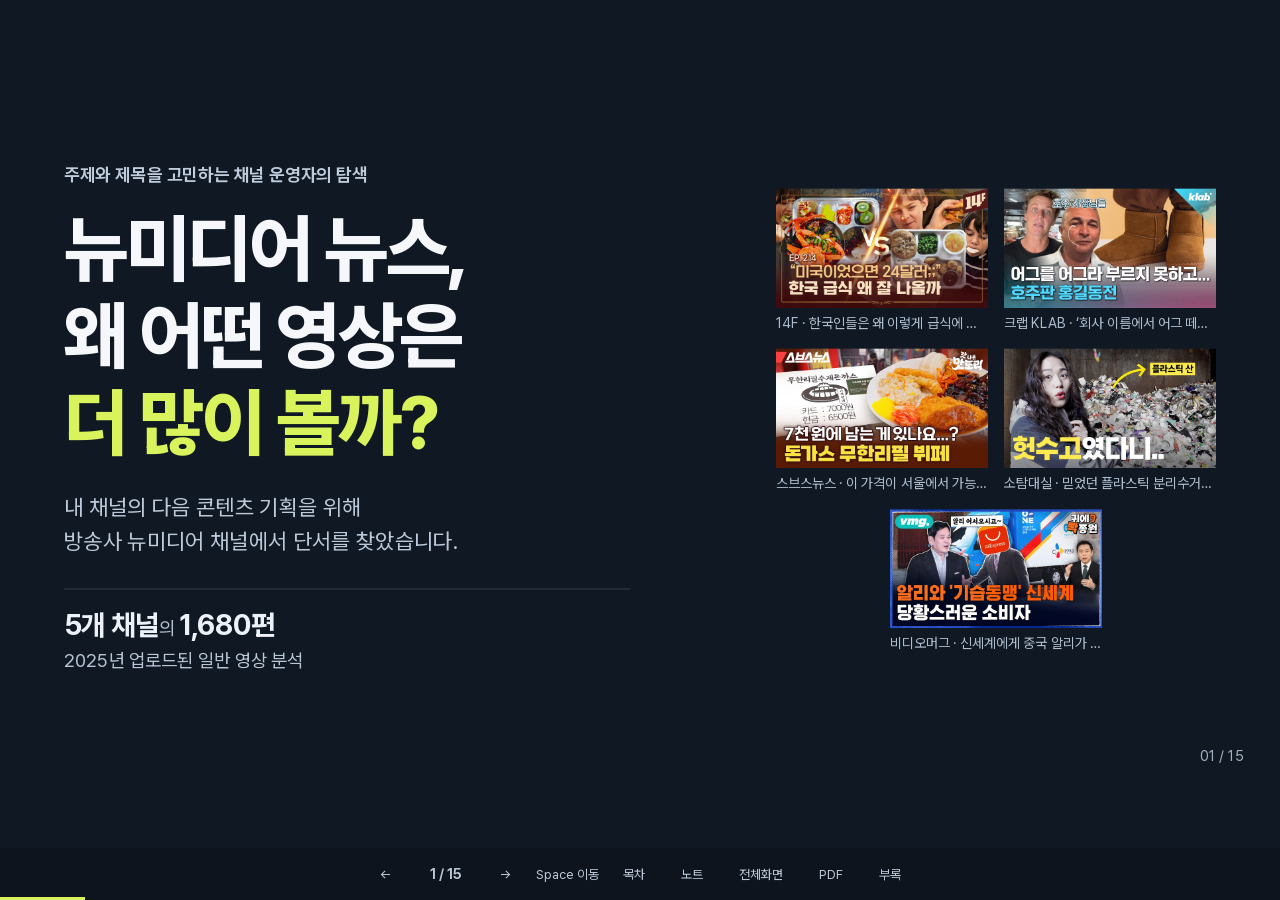
<file: versions/v6/index.html>
<!doctype html><html lang="ko"><head><meta charset="utf-8"><meta name="viewport" content="width=device-width,initial-scale=1"><meta name="description" content="방송사 뉴미디어 5채널의 1680개 영상에서 주제와 제목의 기획 단서를 찾는 V6 최종 발표"><title>뉴미디어 뉴스, 왜 어떤 영상은 더 많이 볼까? | V6</title><link rel="stylesheet" href="style.css?v=6"><script src="assets/anime.min.js" defer></script><script src="deck.js?v=6" defer></script></head><body><main id="stage" data-width="1920" data-height="1080" aria-label="V6 발표 슬라이드">
<section class="slide dark hero active" id="slide-1" aria-label="슬라이드 1" aria-hidden="false">
<div class="body"><div class="hero-copy"><div class="eyebrow">주제와 제목을 고민하는 채널 운영자의 탐색</div><h1>뉴미디어 뉴스,<br>왜 어떤 영상은<br><em>더 많이 볼까?</em></h1><p>내 채널의 다음 콘텐츠 기획을 위해<br>방송사 뉴미디어 채널에서 단서를 찾았습니다.</p><div class="hero-stat"><span><b>5개 채널</b>의 <b><span class="count-value" data-count-to="1680" data-decimals="0" role="img" aria-label="1,680"><span class="count-display" aria-hidden="true">1,680</span></span>편</b><br>2025년 업로드된 일반 영상 분석</span></div></div><div class="collage"><figure><a href="https://www.youtube.com/watch?v=5-L3V7rGuhk" target="_blank" rel="noopener" title="[EN] 한국인들은 왜 이렇게 급식에 진심일까🥄ㅣ돈슐랭 / 14F"><img src="assets/v4/5-L3V7rGuhk.jpg" alt="[EN] 한국인들은 왜 이렇게 급식에 진심일까🥄ㅣ돈슐랭 / 14F" width="1280" height="720"></a><figcaption>14F · 한국인들은 왜 이렇게 급식에 진심일까🥄ㅣ돈슐랭</figcaption></figure><figure><a href="https://www.youtube.com/watch?v=Sc56962wLrQ" target="_blank" rel="noopener" title="‘회사 이름에서 어그 떼어버리겠습니다’, 호주 기업들이 어그를 어그라고 부르지 못 하는 이유｜크랩"><img src="assets/v4/Sc56962wLrQ.jpg" alt="‘회사 이름에서 어그 떼어버리겠습니다’, 호주 기업들이 어그를 어그라고 부르지 못 하는 이유｜크랩" width="1280" height="720"></a><figcaption>크랩 KLAB · ‘회사 이름에서 어그 떼어버리겠습니다’, 호주 기업들이 어그를 어그라고 부르지 못 하는 이유</figcaption></figure><figure><a href="https://www.youtube.com/watch?v=CVWl-HvshVI" target="_blank" rel="noopener" title="이 가격이 서울에서 가능한가요...? 구로디지털단지 가성비 끝판왕 식당에 다녀왔습니다. [갓 나온 맛도리 EP.110] / 스브스뉴스"><img src="assets/v4/CVWl-HvshVI.jpg" alt="이 가격이 서울에서 가능한가요...? 구로디지털단지 가성비 끝판왕 식당에 다녀왔습니다. [갓 나온 맛도리 EP.110] / 스브스뉴스" width="1280" height="720"></a><figcaption>스브스뉴스 · 이 가격이 서울에서 가능한가요...? 구로디지털단지 가성비 끝판왕 식당에 다녀왔습니다. [갓 나온 맛도리 EP.110]</figcaption></figure><figure><a href="https://www.youtube.com/watch?v=njFNSJvm-DM" target="_blank" rel="noopener" title="[EN/ES] 믿었던 플라스틱 분리수거의 배신"><img src="assets/v4/njFNSJvm-DM.jpg" alt="[EN/ES] 믿었던 플라스틱 분리수거의 배신" width="1280" height="720"></a><figcaption>소탐대실 · 믿었던 플라스틱 분리수거의 배신</figcaption></figure><figure><a href="https://www.youtube.com/watch?v=Jepfk32czqQ" target="_blank" rel="noopener" title="신세계에게 중국 알리가 필요했던 이유..21세기 &#x27;나당연합&#x27;? / 비디오머그 / 귀에빡종원"><img src="assets/v4/Jepfk32czqQ.jpg" alt="신세계에게 중국 알리가 필요했던 이유..21세기 &#x27;나당연합&#x27;? / 비디오머그 / 귀에빡종원" width="1280" height="720"></a><figcaption>비디오머그 · 신세계에게 중국 알리가 필요했던 이유..21세기 &#x27;나당연합&#x27;?</figcaption></figure></div></div>
<span class="slidenum">01 / 15</span></section>
<section class="slide " id="slide-2" aria-label="슬라이드 2" aria-hidden="true">
<h1>운영자로서, 두 가지가 궁금했습니다</h1>
<div class="body"><p class="motivation-intro">뉴미디어 정보 유튜브 채널을 운영하며, 매번 기획 앞에서 묻습니다.</p><div class="question-board"><div><span>주제 선택</span><b>무엇을 다룰까?</b><p>사람들이 관심을 보일 소재는 무엇인가</p></div><div><span>제목 선택</span><b>어떻게 소개할까?</b><p>같은 정보라도 보고 싶게 만드는 표현은 무엇인가</p></div></div><div class="research-questions"><b>핵심 연구 질문</b><p>방송사 뉴미디어 뉴스 채널에서<br>콘텐츠 주제에 따라 조회수는 어떻게 달라지는가?</p><b>실무적 확장</b><p class="extension">제목 표현과 조회수의 관계도 주제·채널에 따라 달라지는가?</p></div></div>
<span class="slidenum">02 / 15</span></section>
<section class="slide dark channels" id="slide-3" aria-label="슬라이드 3" aria-hidden="true">
<div class="body"><div class="channel-heading"><strong>5개 채널 · 1,680편</strong><p>업로드 2025.01.01–12.31<br>조회수 측정 2026.10.18</p></div><div class="channel-wall"><article class="channel-card" style="--cc:#f36c63"><a href="https://www.youtube.com/channel/UCLKuglhGlMmDteQKoniENIQ" target="_blank" rel="noopener" aria-label="14F 공식 채널"><img class="profile" src="assets/v4/profile_14f.jpg" alt="14F 공식 채널 프로필" width="108" height="108"></a><div class="channel-name">14F</div><div class="network">MBC</div><div class="channel-count"><span class="count-value" data-count-to="575" data-decimals="0" role="img" aria-label="575"><span class="count-display" aria-hidden="true">575</span></span><span class="unit">편</span></div><a class="video-link" data-video-id="5-L3V7rGuhk" href="https://www.youtube.com/watch?v=5-L3V7rGuhk" target="_blank" rel="noopener" title="[EN] 한국인들은 왜 이렇게 급식에 진심일까🥄ㅣ돈슐랭 / 14F"><img src="assets/v4/5-L3V7rGuhk.jpg" alt="14F: [EN] 한국인들은 왜 이렇게 급식에 진심일까🥄ㅣ돈슐랭 / 14F" width="1280" height="720"><div class="video-title">한국인들은 왜 이렇게 급식에 진심일까🥄ㅣ돈슐랭</div></a></article><article class="channel-card" style="--cc:#41b8c6"><a href="https://www.youtube.com/channel/UCoxT1kQSLq564FwpK473w-g" target="_blank" rel="noopener" aria-label="크랩 KLAB 공식 채널"><img class="profile" src="assets/v4/profile_klab.jpg" alt="크랩 KLAB 공식 채널 프로필" width="108" height="108"></a><div class="channel-name">크랩 KLAB</div><div class="network">KBS</div><div class="channel-count"><span class="count-value" data-count-to="370" data-decimals="0" role="img" aria-label="370"><span class="count-display" aria-hidden="true">370</span></span><span class="unit">편</span></div><a class="video-link" data-video-id="Sc56962wLrQ" href="https://www.youtube.com/watch?v=Sc56962wLrQ" target="_blank" rel="noopener" title="‘회사 이름에서 어그 떼어버리겠습니다’, 호주 기업들이 어그를 어그라고 부르지 못 하는 이유｜크랩"><img src="assets/v4/Sc56962wLrQ.jpg" alt="크랩 KLAB: ‘회사 이름에서 어그 떼어버리겠습니다’, 호주 기업들이 어그를 어그라고 부르지 못 하는 이유｜크랩" width="1280" height="720"><div class="video-title">‘회사 이름에서 어그 떼어버리겠습니다’, 호주 기업들이 어그를 어그라고 부르지 못 하는 이유</div></a></article><article class="channel-card" style="--cc:#8097ff"><a href="https://www.youtube.com/channel/UCQabORQKQRHP-iUqe-xIFvg" target="_blank" rel="noopener" aria-label="스브스뉴스 공식 채널"><img class="profile" src="assets/v4/profile_subusu.jpg" alt="스브스뉴스 공식 채널 프로필" width="108" height="108"></a><div class="channel-name">스브스뉴스</div><div class="network">SBS</div><div class="channel-count"><span class="count-value" data-count-to="315" data-decimals="0" role="img" aria-label="315"><span class="count-display" aria-hidden="true">315</span></span><span class="unit">편</span></div><a class="video-link" data-video-id="CVWl-HvshVI" href="https://www.youtube.com/watch?v=CVWl-HvshVI" target="_blank" rel="noopener" title="이 가격이 서울에서 가능한가요...? 구로디지털단지 가성비 끝판왕 식당에 다녀왔습니다. [갓 나온 맛도리 EP.110] / 스브스뉴스"><img src="assets/v4/CVWl-HvshVI.jpg" alt="스브스뉴스: 이 가격이 서울에서 가능한가요...? 구로디지털단지 가성비 끝판왕 식당에 다녀왔습니다. [갓 나온 맛도리 EP.110] / 스브스뉴스" width="1280" height="720"><div class="video-title">이 가격이 서울에서 가능한가요...? 구로디지털단지 가성비 끝판왕 식당에 다녀왔습니다. [갓 나온 맛도리 EP.110]</div></a></article><article class="channel-card" style="--cc:#c09cef"><a href="https://www.youtube.com/channel/UChuNP1cNlhUkUOQzBbH-C_Q" target="_blank" rel="noopener" aria-label="소탐대실 공식 채널"><img class="profile" src="assets/v4/profile_sotam.jpg" alt="소탐대실 공식 채널 프로필" width="108" height="108"></a><div class="channel-name">소탐대실</div><div class="network">JTBC</div><div class="channel-count"><span class="count-value" data-count-to="47" data-decimals="0" role="img" aria-label="47"><span class="count-display" aria-hidden="true">47</span></span><span class="unit">편</span></div><a class="video-link" data-video-id="njFNSJvm-DM" href="https://www.youtube.com/watch?v=njFNSJvm-DM" target="_blank" rel="noopener" title="[EN/ES] 믿었던 플라스틱 분리수거의 배신"><img src="assets/v4/njFNSJvm-DM.jpg" alt="소탐대실: [EN/ES] 믿었던 플라스틱 분리수거의 배신" width="1280" height="720"><div class="video-title">믿었던 플라스틱 분리수거의 배신</div></a></article><article class="channel-card" style="--cc:#f6ad58"><a href="https://www.youtube.com/channel/UCMEbRpvuwTbXxGiyDb1mT8w" target="_blank" rel="noopener" aria-label="비디오머그 공식 채널"><img class="profile" src="assets/v4/profile_videomug.jpg" alt="비디오머그 공식 채널 프로필" width="108" height="108"></a><div class="channel-name">비디오머그</div><div class="network">SBS</div><div class="channel-count"><span class="count-value" data-count-to="373" data-decimals="0" role="img" aria-label="373"><span class="count-display" aria-hidden="true">373</span></span><span class="unit">편</span></div><a class="video-link" data-video-id="Jepfk32czqQ" href="https://www.youtube.com/watch?v=Jepfk32czqQ" target="_blank" rel="noopener" title="신세계에게 중국 알리가 필요했던 이유..21세기 &#x27;나당연합&#x27;? / 비디오머그 / 귀에빡종원"><img src="assets/v4/Jepfk32czqQ.jpg" alt="비디오머그: 신세계에게 중국 알리가 필요했던 이유..21세기 &#x27;나당연합&#x27;? / 비디오머그 / 귀에빡종원" width="1280" height="720"><div class="video-title">신세계에게 중국 알리가 필요했던 이유..21세기 &#x27;나당연합&#x27;?</div></a></article></div><p class="channel-notice">쇼츠·라이브 제외 · 공개 접근 가능한 영상 · 영상 URL 중복·7개 항목 결측 0건</p></div>
<span class="slidenum">03 / 15</span></section>
<section class="slide method" id="slide-4" aria-label="슬라이드 4" aria-hidden="true">
<h1>태그를 붙이고, 채널 안의 상위권을 셉니다</h1>
<div class="body"><div class="method-grid"><div><div class="method-label">① 제목·설명 단어로 8개 주제 태그</div><a class="video-link" data-video-id="KtSt2wjckak" href="https://www.youtube.com/watch?v=KtSt2wjckak" target="_blank" rel="noopener" title="애플 구형 아이패드 가격 인상,  왜 올리는 거예요? / 14F"><img src="assets/v4/KtSt2wjckak.jpg" alt="14F: 애플 구형 아이패드 가격 인상,  왜 올리는 거예요? / 14F" width="1280" height="720"><div class="video-title">애플 구형 아이패드 가격 인상,  왜 올리는 거예요?</div></a><div class="video-meta">14F · 79,746회 · 원문 ↗</div><div class="tags"><span class="tag">경제·소비</span><span class="tag">기술·디지털</span></div><p class="caption">한 영상에 여러 태그 · 단어 사전 기반 탐색 분류</p></div><div class="metric-demo"><div class="metric-title">② 같은 채널 안에서<br>조회수순 상위 25%를 표시</div><div class="dot-formula"><svg class="dataviz" viewBox="0 0 262 262" role="img" aria-label="100개 중 25개를 강조한 반올림 비중 도식" xmlns="http://www.w3.org/2000/svg"><circle cx="14" cy="14" r="8" fill="#152030"/><circle cx="40" cy="14" r="8" fill="#152030"/><circle cx="66" cy="14" r="8" fill="#152030"/><circle cx="92" cy="14" r="8" fill="#152030"/><circle cx="118" cy="14" r="8" fill="#152030"/><circle cx="144" cy="14" r="8" fill="#152030"/><circle cx="170" cy="14" r="8" fill="#152030"/><circle cx="196" cy="14" r="8" fill="#152030"/><circle cx="222" cy="14" r="8" fill="#152030"/><circle cx="248" cy="14" r="8" fill="#152030"/><circle cx="14" cy="40" r="8" fill="#152030"/><circle cx="40" cy="40" r="8" fill="#152030"/><circle cx="66" cy="40" r="8" fill="#152030"/><circle cx="92" cy="40" r="8" fill="#152030"/><circle cx="118" cy="40" r="8" fill="#152030"/><circle cx="144" cy="40" r="8" fill="#152030"/><circle cx="170" cy="40" r="8" fill="#152030"/><circle cx="196" cy="40" r="8" fill="#152030"/><circle cx="222" cy="40" r="8" fill="#152030"/><circle cx="248" cy="40" r="8" fill="#152030"/><circle cx="14" cy="66" r="8" fill="#152030"/><circle cx="40" cy="66" r="8" fill="#152030"/><circle cx="66" cy="66" r="8" fill="#152030"/><circle cx="92" cy="66" r="8" fill="#152030"/><circle cx="118" cy="66" r="8" fill="#152030"/><circle cx="144" cy="66" r="8" fill="#bfcbd8"/><circle cx="170" cy="66" r="8" fill="#bfcbd8"/><circle cx="196" cy="66" r="8" fill="#bfcbd8"/><circle cx="222" cy="66" r="8" fill="#bfcbd8"/><circle cx="248" cy="66" r="8" fill="#bfcbd8"/><circle cx="14" cy="92" r="8" fill="#bfcbd8"/><circle cx="40" cy="92" r="8" fill="#bfcbd8"/><circle cx="66" cy="92" r="8" fill="#bfcbd8"/><circle cx="92" cy="92" r="8" fill="#bfcbd8"/><circle cx="118" cy="92" r="8" fill="#bfcbd8"/><circle cx="144" cy="92" r="8" fill="#bfcbd8"/><circle cx="170" cy="92" r="8" fill="#bfcbd8"/><circle cx="196" cy="92" r="8" fill="#bfcbd8"/><circle cx="222" cy="92" r="8" fill="#bfcbd8"/><circle cx="248" cy="92" r="8" fill="#bfcbd8"/><circle cx="14" cy="118" r="8" fill="#bfcbd8"/><circle cx="40" cy="118" r="8" fill="#bfcbd8"/><circle cx="66" cy="118" r="8" fill="#bfcbd8"/><circle cx="92" cy="118" r="8" fill="#bfcbd8"/><circle cx="118" cy="118" r="8" fill="#bfcbd8"/><circle cx="144" cy="118" r="8" fill="#bfcbd8"/><circle cx="170" cy="118" r="8" fill="#bfcbd8"/><circle cx="196" cy="118" r="8" fill="#bfcbd8"/><circle cx="222" cy="118" r="8" fill="#bfcbd8"/><circle cx="248" cy="118" r="8" fill="#bfcbd8"/><circle cx="14" cy="144" r="8" fill="#bfcbd8"/><circle cx="40" cy="144" r="8" fill="#bfcbd8"/><circle cx="66" cy="144" r="8" fill="#bfcbd8"/><circle cx="92" cy="144" r="8" fill="#bfcbd8"/><circle cx="118" cy="144" r="8" fill="#bfcbd8"/><circle cx="144" cy="144" r="8" fill="#bfcbd8"/><circle cx="170" cy="144" r="8" fill="#bfcbd8"/><circle cx="196" cy="144" r="8" fill="#bfcbd8"/><circle cx="222" cy="144" r="8" fill="#bfcbd8"/><circle cx="248" cy="144" r="8" fill="#bfcbd8"/><circle cx="14" cy="170" r="8" fill="#bfcbd8"/><circle cx="40" cy="170" r="8" fill="#bfcbd8"/><circle cx="66" cy="170" r="8" fill="#bfcbd8"/><circle cx="92" cy="170" r="8" fill="#bfcbd8"/><circle cx="118" cy="170" r="8" fill="#bfcbd8"/><circle cx="144" cy="170" r="8" fill="#bfcbd8"/><circle cx="170" cy="170" r="8" fill="#bfcbd8"/><circle cx="196" cy="170" r="8" fill="#bfcbd8"/><circle cx="222" cy="170" r="8" fill="#bfcbd8"/><circle cx="248" cy="170" r="8" fill="#bfcbd8"/><circle cx="14" cy="196" r="8" fill="#bfcbd8"/><circle cx="40" cy="196" r="8" fill="#bfcbd8"/><circle cx="66" cy="196" r="8" fill="#bfcbd8"/><circle cx="92" cy="196" r="8" fill="#bfcbd8"/><circle cx="118" cy="196" r="8" fill="#bfcbd8"/><circle cx="144" cy="196" r="8" fill="#bfcbd8"/><circle cx="170" cy="196" r="8" fill="#bfcbd8"/><circle cx="196" cy="196" r="8" fill="#bfcbd8"/><circle cx="222" cy="196" r="8" fill="#bfcbd8"/><circle cx="248" cy="196" r="8" fill="#bfcbd8"/><circle cx="14" cy="222" r="8" fill="#bfcbd8"/><circle cx="40" cy="222" r="8" fill="#bfcbd8"/><circle cx="66" cy="222" r="8" fill="#bfcbd8"/><circle cx="92" cy="222" r="8" fill="#bfcbd8"/><circle cx="118" cy="222" r="8" fill="#bfcbd8"/><circle cx="144" cy="222" r="8" fill="#bfcbd8"/><circle cx="170" cy="222" r="8" fill="#bfcbd8"/><circle cx="196" cy="222" r="8" fill="#bfcbd8"/><circle cx="222" cy="222" r="8" fill="#bfcbd8"/><circle cx="248" cy="222" r="8" fill="#bfcbd8"/><circle cx="14" cy="248" r="8" fill="#bfcbd8"/><circle cx="40" cy="248" r="8" fill="#bfcbd8"/><circle cx="66" cy="248" r="8" fill="#bfcbd8"/><circle cx="92" cy="248" r="8" fill="#bfcbd8"/><circle cx="118" cy="248" r="8" fill="#bfcbd8"/><circle cx="144" cy="248" r="8" fill="#bfcbd8"/><circle cx="170" cy="248" r="8" fill="#bfcbd8"/><circle cx="196" cy="248" r="8" fill="#bfcbd8"/><circle cx="222" cy="248" r="8" fill="#bfcbd8"/><circle cx="248" cy="248" r="8" fill="#bfcbd8"/></svg><div><b>상위권</b><span>채널마다 약 4편 중 1편<br>전체 422/1,680편</span></div></div><div class="formula"><strong>상위권 비중</strong><br>상위권에 든 수 ÷ 해당 주제·제목 집단 수</div><p class="caption">그 집단 100편 중 35편이면 35%<br>조회수 증가율·미래 성공확률과 다름</p></div></div></div>
<span class="slidenum">04 / 15</span></section>
<section class="slide distribution" id="slide-5" aria-label="슬라이드 5" aria-hidden="true">
<div class="eyebrow">먼저, 무엇을 많이 다뤘나</div>
<h1>정치·국제와 경제·소비를 많이 다뤘습니다</h1>
<div class="body"><div class="chart-context"><b>주제 태그가 붙은 영상 수</b><span class="legend">오른쪽 비중의 분모: 전체 1,680편</span></div><div class="reveal"><svg class="dataviz" viewBox="0 0 1728 650" role="img" aria-label="전체 1,680편 중 주제별 태그 영상 수와 비중. 복수 태그 허용." xmlns="http://www.w3.org/2000/svg"><line x1="300.0" y1="20" x2="300.0" y2="586" stroke="#ccd4de" stroke-width="1" stroke-dasharray=""/><text x="300.0" y="630" font-size="26" fill="#526174" text-anchor="middle" font-weight="500">0편</text><line x1="518.0" y1="20" x2="518.0" y2="586" stroke="#ccd4de" stroke-width="1" stroke-dasharray=""/><text x="518.0" y="630" font-size="26" fill="#526174" text-anchor="middle" font-weight="500">150편</text><line x1="736.0" y1="20" x2="736.0" y2="586" stroke="#ccd4de" stroke-width="1" stroke-dasharray=""/><text x="736.0" y="630" font-size="26" fill="#526174" text-anchor="middle" font-weight="500">300편</text><line x1="954.0" y1="20" x2="954.0" y2="586" stroke="#ccd4de" stroke-width="1" stroke-dasharray=""/><text x="954.0" y="630" font-size="26" fill="#526174" text-anchor="middle" font-weight="500">450편</text><line x1="1172.0" y1="20" x2="1172.0" y2="586" stroke="#ccd4de" stroke-width="1" stroke-dasharray=""/><text x="1172.0" y="630" font-size="26" fill="#526174" text-anchor="middle" font-weight="500">600편</text><line x1="1390.0" y1="20" x2="1390.0" y2="586" stroke="#ccd4de" stroke-width="1" stroke-dasharray=""/><text x="1390.0" y="630" font-size="26" fill="#526174" text-anchor="middle" font-weight="500">750편</text><text x="0" y="69" font-size="32" fill="#152030" text-anchor="start" font-weight="650">정치·국제</text><rect data-bar="0" data-final-width="994.08" x="300" y="35" width="994.08" height="43" fill="#152030" rx="2"/><g data-seq="0" data-motion="rise"><text x="1309.08" y="69" font-size="33" fill="#152030" text-anchor="start" font-weight="750">684</text><text x="1715" y="69" font-size="34" fill="#152030" text-anchor="end" font-weight="700">40.7%</text></g><text x="0" y="138" font-size="32" fill="#152030" text-anchor="start" font-weight="650">경제·소비</text><rect data-bar="1" data-final-width="736.84" x="300" y="104" width="736.84" height="43" fill="#152030" rx="2"/><g data-seq="1" data-motion="rise"><text x="1051.8400000000001" y="138" font-size="33" fill="#152030" text-anchor="start" font-weight="750">507</text><text x="1715" y="138" font-size="34" fill="#152030" text-anchor="end" font-weight="700">30.2%</text></g><text x="0" y="207" font-size="32" fill="#152030" text-anchor="start" font-weight="650">사회·생활</text><rect data-bar="2" data-final-width="472.33333333333337" x="300" y="173" width="472.33333333333337" height="43" fill="#8495a9" rx="2"/><g data-seq="2" data-motion="rise"><text x="787.3333333333334" y="207" font-size="33" fill="#8495a9" text-anchor="start" font-weight="750">325</text><text x="1715" y="207" font-size="34" fill="#152030" text-anchor="end" font-weight="700">19.3%</text></g><text x="0" y="276" font-size="32" fill="#152030" text-anchor="start" font-weight="650">음식·외식</text><rect data-bar="3" data-final-width="382.2266666666667" x="300" y="242" width="382.2266666666667" height="43" fill="#8495a9" rx="2"/><g data-seq="3" data-motion="rise"><text x="697.2266666666667" y="276" font-size="33" fill="#8495a9" text-anchor="start" font-weight="750">263</text><text x="1715" y="276" font-size="34" fill="#152030" text-anchor="end" font-weight="700">15.7%</text></g><text x="0" y="345" font-size="32" fill="#152030" text-anchor="start" font-weight="650">기술·디지털</text><rect data-bar="4" data-final-width="287.76" x="300" y="311" width="287.76" height="43" fill="#8495a9" rx="2"/><g data-seq="4" data-motion="rise"><text x="602.76" y="345" font-size="33" fill="#8495a9" text-anchor="start" font-weight="750">198</text><text x="1715" y="345" font-size="34" fill="#152030" text-anchor="end" font-weight="700">11.8%</text></g><text x="0" y="414" font-size="32" fill="#152030" text-anchor="start" font-weight="650">건강·의학</text><rect data-bar="5" data-final-width="233.98666666666668" x="300" y="380" width="233.98666666666668" height="43" fill="#8495a9" rx="2"/><g data-seq="5" data-motion="rise"><text x="548.9866666666667" y="414" font-size="33" fill="#8495a9" text-anchor="start" font-weight="750">161</text><text x="1715" y="414" font-size="34" fill="#152030" text-anchor="end" font-weight="700">9.6%</text></g><text x="0" y="483" font-size="32" fill="#152030" text-anchor="start" font-weight="650">과학·환경</text><rect data-bar="6" data-final-width="229.62666666666667" x="300" y="449" width="229.62666666666667" height="43" fill="#8495a9" rx="2"/><g data-seq="6" data-motion="rise"><text x="544.6266666666667" y="483" font-size="33" fill="#8495a9" text-anchor="start" font-weight="750">158</text><text x="1715" y="483" font-size="34" fill="#152030" text-anchor="end" font-weight="700">9.4%</text></g><text x="0" y="552" font-size="32" fill="#152030" text-anchor="start" font-weight="650">문화·연예</text><rect data-bar="7" data-final-width="223.81333333333333" x="300" y="518" width="223.81333333333333" height="43" fill="#8495a9" rx="2"/><g data-seq="7" data-motion="rise"><text x="538.8133333333333" y="552" font-size="33" fill="#8495a9" text-anchor="start" font-weight="750">154</text><text x="1715" y="552" font-size="34" fill="#152030" text-anchor="end" font-weight="700">9.2%</text></g></svg></div><p class="caption">복수 태그 723편 → 비중 합계는 100%를 넘습니다 · 태그 없는 영상 282편</p></div>
<span class="slidenum">05 / 15</span></section>
<section class="slide heatmap" id="slide-6" aria-label="슬라이드 6" aria-hidden="true">
<h1>채널마다 제작 편성도 달랐습니다</h1>
<div class="body"><div class="chart-context"><b>각 채널 전체 영상 중 해당 주제 태그의 비중</b><span class="legend">진할수록 많이 다룬 태그</span></div><svg class="dataviz" viewBox="0 0 1728 665" role="img" aria-label="채널 안의 전체 영상 중 해당 주제 태그의 비중. 행 합계는 100%가 아님." xmlns="http://www.w3.org/2000/svg"><text x="379.5" y="35" font-size="27" fill="#152030" text-anchor="middle" font-weight="650">정치·국제</text><text x="558.5" y="35" font-size="27" fill="#152030" text-anchor="middle" font-weight="650">경제·소비</text><text x="737.5" y="35" font-size="27" fill="#152030" text-anchor="middle" font-weight="650">기술·디지털</text><text x="916.5" y="35" font-size="27" fill="#152030" text-anchor="middle" font-weight="650">음식·외식</text><text x="1095.5" y="35" font-size="27" fill="#152030" text-anchor="middle" font-weight="650">건강·의학</text><text x="1274.5" y="35" font-size="27" fill="#152030" text-anchor="middle" font-weight="650">사회·생활</text><text x="1453.5" y="35" font-size="27" fill="#152030" text-anchor="middle" font-weight="650">과학·환경</text><text x="1632.5" y="35" font-size="27" fill="#152030" text-anchor="middle" font-weight="650">문화·연예</text><rect x="0" y="89" width="7" height="80" fill="#f36c63" rx="0"/><text x="26" y="124" font-size="33" fill="#152030" text-anchor="start" font-weight="700">14F</text><text x="26" y="160" font-size="26" fill="#526174" text-anchor="start" font-weight="500">n=575편</text><g data-seq="0" data-motion="rise"><rect x="290" y="85" width="172" height="88" fill="rgb(168, 181, 215)" rx="3"/><text x="376.0" y="139" font-size="43" fill="#152030" text-anchor="middle" font-weight="730">29%</text><rect x="469" y="85" width="172" height="88" fill="rgb(179, 190, 220)" rx="3"/><text x="555.0" y="139" font-size="43" fill="#152030" text-anchor="middle" font-weight="730">24%</text><rect x="648" y="85" width="172" height="88" fill="rgb(215, 222, 236)" rx="3"/><text x="734.0" y="139" font-size="43" fill="#152030" text-anchor="middle" font-weight="730">9%</text><rect x="827" y="85" width="172" height="88" fill="rgb(173, 185, 218)" rx="3"/><text x="913.0" y="139" font-size="43" fill="#152030" text-anchor="middle" font-weight="730">27%</text><rect x="1006" y="85" width="172" height="88" fill="rgb(221, 227, 239)" rx="3"/><text x="1092.0" y="139" font-size="43" fill="#152030" text-anchor="middle" font-weight="730">6%</text><rect x="1185" y="85" width="172" height="88" fill="rgb(202, 211, 231)" rx="3"/><text x="1271.0" y="139" font-size="43" fill="#152030" text-anchor="middle" font-weight="730">14%</text><rect x="1364" y="85" width="172" height="88" fill="rgb(219, 225, 238)" rx="3"/><text x="1450.0" y="139" font-size="43" fill="#152030" text-anchor="middle" font-weight="730">7%</text><rect x="1543" y="85" width="172" height="88" fill="rgb(212, 220, 235)" rx="3"/><text x="1629.0" y="139" font-size="43" fill="#152030" text-anchor="middle" font-weight="730">10%</text></g><rect x="0" y="194" width="7" height="80" fill="#41b8c6" rx="0"/><text x="26" y="229" font-size="33" fill="#152030" text-anchor="start" font-weight="700">크랩 KLAB</text><text x="26" y="265" font-size="26" fill="#526174" text-anchor="start" font-weight="500">n=370편</text><g data-seq="1" data-motion="rise"><rect x="290" y="190" width="172" height="88" fill="rgb(144, 160, 204)" rx="3"/><text x="376.0" y="244" font-size="43" fill="#152030" text-anchor="middle" font-weight="730">40%</text><rect x="469" y="190" width="172" height="88" fill="rgb(176, 188, 219)" rx="3"/><text x="555.0" y="244" font-size="43" fill="#152030" text-anchor="middle" font-weight="730">26%</text><rect x="648" y="190" width="172" height="88" fill="rgb(210, 218, 234)" rx="3"/><text x="734.0" y="244" font-size="43" fill="#152030" text-anchor="middle" font-weight="730">11%</text><rect x="827" y="190" width="172" height="88" fill="rgb(211, 218, 234)" rx="3"/><text x="913.0" y="244" font-size="43" fill="#152030" text-anchor="middle" font-weight="730">10%</text><rect x="1006" y="190" width="172" height="88" fill="rgb(214, 221, 236)" rx="3"/><text x="1092.0" y="244" font-size="43" fill="#152030" text-anchor="middle" font-weight="730">9%</text><rect x="1185" y="190" width="172" height="88" fill="rgb(195, 205, 228)" rx="3"/><text x="1271.0" y="244" font-size="43" fill="#152030" text-anchor="middle" font-weight="730">17%</text><rect x="1364" y="190" width="172" height="88" fill="rgb(218, 225, 238)" rx="3"/><text x="1450.0" y="244" font-size="43" fill="#152030" text-anchor="middle" font-weight="730">7%</text><rect x="1543" y="190" width="172" height="88" fill="rgb(204, 213, 232)" rx="3"/><text x="1629.0" y="244" font-size="43" fill="#152030" text-anchor="middle" font-weight="730">13%</text></g><rect x="0" y="299" width="7" height="80" fill="#8097ff" rx="0"/><text x="26" y="334" font-size="33" fill="#152030" text-anchor="start" font-weight="700">스브스뉴스</text><text x="26" y="370" font-size="26" fill="#526174" text-anchor="start" font-weight="500">n=315편</text><g data-seq="2" data-motion="rise"><rect x="290" y="295" width="172" height="88" fill="rgb(179, 191, 220)" rx="3"/><text x="376.0" y="349" font-size="43" fill="#152030" text-anchor="middle" font-weight="730">24%</text><rect x="469" y="295" width="172" height="88" fill="rgb(171, 184, 217)" rx="3"/><text x="555.0" y="349" font-size="43" fill="#152030" text-anchor="middle" font-weight="730">28%</text><rect x="648" y="295" width="172" height="88" fill="rgb(220, 227, 239)" rx="3"/><text x="734.0" y="349" font-size="43" fill="#152030" text-anchor="middle" font-weight="730">6%</text><rect x="827" y="295" width="172" height="88" fill="rgb(206, 214, 232)" rx="3"/><text x="913.0" y="349" font-size="43" fill="#152030" text-anchor="middle" font-weight="730">12%</text><rect x="1006" y="295" width="172" height="88" fill="rgb(202, 211, 231)" rx="3"/><text x="1092.0" y="349" font-size="43" fill="#152030" text-anchor="middle" font-weight="730">14%</text><rect x="1185" y="295" width="172" height="88" fill="rgb(165, 178, 214)" rx="3"/><text x="1271.0" y="349" font-size="43" fill="#152030" text-anchor="middle" font-weight="730">30%</text><rect x="1364" y="295" width="172" height="88" fill="rgb(208, 216, 233)" rx="3"/><text x="1450.0" y="349" font-size="43" fill="#152030" text-anchor="middle" font-weight="730">11%</text><rect x="1543" y="295" width="172" height="88" fill="rgb(214, 222, 236)" rx="3"/><text x="1629.0" y="349" font-size="43" fill="#152030" text-anchor="middle" font-weight="730">9%</text></g><rect x="0" y="404" width="7" height="80" fill="#c09cef" rx="0"/><text x="26" y="439" font-size="33" fill="#152030" text-anchor="start" font-weight="700">소탐대실</text><text x="26" y="475" font-size="26" fill="#526174" text-anchor="start" font-weight="500">n=47편</text><g data-seq="3" data-motion="rise"><rect x="290" y="400" width="172" height="88" fill="rgb(229, 235, 243)" rx="3"/><text x="376.0" y="454" font-size="43" fill="#152030" text-anchor="middle" font-weight="730">2%</text><rect x="469" y="400" width="172" height="88" fill="rgb(215, 222, 236)" rx="3"/><text x="555.0" y="454" font-size="43" fill="#152030" text-anchor="middle" font-weight="730">9%</text><rect x="648" y="400" width="172" height="88" fill="rgb(224, 230, 241)" rx="3"/><text x="734.0" y="454" font-size="43" fill="#152030" text-anchor="middle" font-weight="730">4%</text><rect x="827" y="400" width="172" height="88" fill="rgb(186, 196, 223)" rx="3"/><text x="913.0" y="454" font-size="43" fill="#152030" text-anchor="middle" font-weight="730">21%</text><rect x="1006" y="400" width="172" height="88" fill="rgb(190, 201, 225)" rx="3"/><text x="1092.0" y="454" font-size="43" fill="#152030" text-anchor="middle" font-weight="730">19%</text><rect x="1185" y="400" width="172" height="88" fill="rgb(190, 201, 225)" rx="3"/><text x="1271.0" y="454" font-size="43" fill="#152030" text-anchor="middle" font-weight="730">19%</text><rect x="1364" y="400" width="172" height="88" fill="rgb(181, 192, 221)" rx="3"/><text x="1450.0" y="454" font-size="43" fill="#152030" text-anchor="middle" font-weight="730">23%</text><rect x="1543" y="400" width="172" height="88" fill="rgb(219, 226, 238)" rx="3"/><text x="1629.0" y="454" font-size="43" fill="#152030" text-anchor="middle" font-weight="730">6%</text></g><rect x="0" y="509" width="7" height="80" fill="#f6ad58" rx="0"/><text x="26" y="544" font-size="33" fill="#152030" text-anchor="start" font-weight="700">비디오머그</text><text x="26" y="580" font-size="26" fill="#526174" text-anchor="start" font-weight="500">n=373편</text><g data-seq="4" data-motion="rise"><rect x="290" y="505" width="172" height="88" fill="rgb(56, 82, 165)" rx="3"/><text x="376.0" y="559" font-size="43" fill="#fff" text-anchor="middle" font-weight="730">78%</text><rect x="469" y="505" width="172" height="88" fill="rgb(124, 142, 195)" rx="3"/><text x="555.0" y="559" font-size="43" fill="#fff" text-anchor="middle" font-weight="730">49%</text><rect x="648" y="505" width="172" height="88" fill="rgb(180, 191, 221)" rx="3"/><text x="734.0" y="559" font-size="43" fill="#152030" text-anchor="middle" font-weight="730">24%</text><rect x="827" y="505" width="172" height="88" fill="rgb(221, 227, 239)" rx="3"/><text x="913.0" y="559" font-size="43" fill="#152030" text-anchor="middle" font-weight="730">6%</text><rect x="1006" y="505" width="172" height="88" fill="rgb(209, 217, 234)" rx="3"/><text x="1092.0" y="559" font-size="43" fill="#152030" text-anchor="middle" font-weight="730">11%</text><rect x="1185" y="505" width="172" height="88" fill="rgb(188, 198, 224)" rx="3"/><text x="1271.0" y="559" font-size="43" fill="#152030" text-anchor="middle" font-weight="730">20%</text><rect x="1364" y="505" width="172" height="88" fill="rgb(206, 214, 232)" rx="3"/><text x="1450.0" y="559" font-size="43" fill="#152030" text-anchor="middle" font-weight="730">12%</text><rect x="1543" y="505" width="172" height="88" fill="rgb(222, 228, 240)" rx="3"/><text x="1629.0" y="559" font-size="43" fill="#152030" text-anchor="middle" font-weight="730">5%</text></g><rect x="1010" y="625" width="38" height="22" fill="rgb(234, 239, 245)" rx="0"/><text x="1059" y="644" font-size="25" fill="#526174" text-anchor="start" font-weight="500">0%</text><rect x="1140" y="625" width="38" height="22" fill="rgb(188, 199, 224)" rx="0"/><text x="1189" y="644" font-size="25" fill="#526174" text-anchor="start" font-weight="500">20%</text><rect x="1270" y="625" width="38" height="22" fill="rgb(143, 159, 204)" rx="0"/><text x="1319" y="644" font-size="25" fill="#526174" text-anchor="start" font-weight="500">40%</text><rect x="1400" y="625" width="38" height="22" fill="rgb(98, 119, 184)" rx="0"/><text x="1449" y="644" font-size="25" fill="#526174" text-anchor="start" font-weight="500">60%</text><rect x="1530" y="625" width="38" height="22" fill="rgb(52, 79, 163)" rx="0"/><text x="1579" y="644" font-size="25" fill="#526174" text-anchor="start" font-weight="500">80%</text></svg><p class="caption">비디오머그는 정치·국제 78%, 14F는 음식·외식 27% · 행 합계는 100%가 아님<br>소탐대실은 전체 47편: 작은 표본의 세부 결과는 신중히 해석합니다.</p></div>
<span class="slidenum">06 / 15</span></section>
<section class="slide comparison" id="slide-7" aria-label="슬라이드 7" aria-hidden="true">
<h1>제작 비중과 상위권 비중은 분모가 다릅니다</h1>
<div class="body"><div class="metric-defs"><div><strong>제작 비중</strong><p>얼마나 많이 만들었나?</p><span>태그 영상 ÷ <b>전체 1,680편</b></span></div><div><strong>상위권 비중</strong><p>그 태그 안에서 얼마나 상위권인가?</p><span>상위권 영상 ÷ <b>해당 태그 영상</b></span></div></div><svg class="dataviz" viewBox="0 0 1728 525" role="img" aria-label="왼쪽 네이비 막대는 전체 1,680편 중 제작 비중. 오른쪽 오렌지 점은 각 태그 안의 상위권 비중. 점선은 약 25% 기준." xmlns="http://www.w3.org/2000/svg"><line x1="900" y1="12" x2="900" y2="480" stroke="#ccd4de" stroke-width="2" stroke-dasharray=""/><line x1="270.0" y1="26" x2="270.0" y2="468" stroke="#dde3eb" stroke-width="1" stroke-dasharray=""/><text x="270.0" y="505" font-size="26" fill="#526174" text-anchor="middle" font-weight="500">0%</text><line x1="515.0" y1="26" x2="515.0" y2="468" stroke="#dde3eb" stroke-width="1" stroke-dasharray=""/><text x="515.0" y="505" font-size="26" fill="#526174" text-anchor="middle" font-weight="500">25%</text><line x1="760.0" y1="26" x2="760.0" y2="468" stroke="#dde3eb" stroke-width="1" stroke-dasharray=""/><text x="760.0" y="505" font-size="26" fill="#526174" text-anchor="middle" font-weight="500">50%</text><line x1="1080.0" y1="26" x2="1080.0" y2="468" stroke="#dde3eb" stroke-width="1" stroke-dasharray=""/><text x="1080.0" y="505" font-size="26" fill="#526174" text-anchor="middle" font-weight="500">0%</text><line x1="1325.0" y1="26" x2="1325.0" y2="468" stroke="#dde3eb" stroke-width="1" stroke-dasharray=""/><text x="1325.0" y="505" font-size="26" fill="#526174" text-anchor="middle" font-weight="500">25%</text><line x1="1570.0" y1="26" x2="1570.0" y2="468" stroke="#dde3eb" stroke-width="1" stroke-dasharray=""/><text x="1570.0" y="505" font-size="26" fill="#526174" text-anchor="middle" font-weight="500">50%</text><line x1="1325.0" y1="38" x2="1325.0" y2="468" stroke="#ac672d" stroke-width="2" stroke-dasharray="7 7"/><text x="1325.0" y="26" font-size="24" fill="#92521f" text-anchor="middle" font-weight="650">기준 약 25%</text><text x="0" y="64" font-size="29" fill="#152030" text-anchor="start" font-weight="650">정치·국제</text><rect data-bar="0" data-final-width="399.0" x="270" y="38" width="399.0" height="33" fill="#152030" rx="2"/><g data-seq="0" data-motion="rise"><text x="682.0" y="64" font-size="30" fill="#152030" text-anchor="start" font-weight="700">40.7%</text></g><g data-seq="8" data-motion="fade"><circle cx="1360.8187134502923" cy="54" r="10" fill="#bd6827"/><text x="1382.8187134502923" y="65" font-size="30" fill="#92521f" text-anchor="start" font-weight="750">28.7%</text></g><text x="0" y="119" font-size="29" fill="#152030" text-anchor="start" font-weight="650">경제·소비</text><rect data-bar="1" data-final-width="295.75" x="270" y="93" width="295.75" height="33" fill="#8b9caf" rx="2"/><g data-seq="1" data-motion="rise"><text x="578.75" y="119" font-size="30" fill="#152030" text-anchor="start" font-weight="700">30.2%</text></g><g data-seq="9" data-motion="fade"><circle cx="1362.2090729783038" cy="109" r="10" fill="#bd6827"/><text x="1384.2090729783038" y="120" font-size="30" fill="#92521f" text-anchor="start" font-weight="750">28.8%</text></g><text x="0" y="174" font-size="29" fill="#152030" text-anchor="start" font-weight="650">사회·생활</text><rect data-bar="2" data-final-width="189.58333333333334" x="270" y="148" width="189.58333333333334" height="33" fill="#8b9caf" rx="2"/><g data-seq="2" data-motion="rise"><text x="472.58333333333337" y="174" font-size="30" fill="#152030" text-anchor="start" font-weight="700">19.3%</text></g><g data-seq="10" data-motion="fade"><circle cx="1342.3384615384616" cy="164" r="10" fill="#bd6827"/><text x="1364.3384615384616" y="175" font-size="30" fill="#92521f" text-anchor="start" font-weight="750">26.8%</text></g><text x="0" y="229" font-size="29" fill="#152030" text-anchor="start" font-weight="650">음식·외식</text><rect data-bar="3" data-final-width="153.41666666666666" x="270" y="203" width="153.41666666666666" height="33" fill="#8b9caf" rx="2"/><g data-seq="3" data-motion="rise"><text x="436.41666666666663" y="229" font-size="30" fill="#152030" text-anchor="start" font-weight="700">15.7%</text></g><g data-seq="11" data-motion="fade"><circle cx="1348.2889733840304" cy="219" r="10" fill="#bd6827"/><text x="1370.2889733840304" y="230" font-size="30" fill="#92521f" text-anchor="start" font-weight="750">27.4%</text></g><text x="0" y="284" font-size="29" fill="#152030" text-anchor="start" font-weight="650">기술·디지털</text><rect data-bar="4" data-final-width="115.5" x="270" y="258" width="115.5" height="33" fill="#8b9caf" rx="2"/><g data-seq="4" data-motion="rise"><text x="398.5" y="284" font-size="30" fill="#152030" text-anchor="start" font-weight="700">11.8%</text></g><g data-seq="12" data-motion="fade"><circle cx="1327.4747474747476" cy="274" r="10" fill="#bd6827"/><text x="1349.4747474747476" y="285" font-size="30" fill="#92521f" text-anchor="start" font-weight="750">25.3%</text></g><text x="0" y="339" font-size="29" fill="#152030" text-anchor="start" font-weight="650">건강·의학</text><rect data-bar="5" data-final-width="93.91666666666667" x="270" y="313" width="93.91666666666667" height="33" fill="#8b9caf" rx="2"/><g data-seq="5" data-motion="rise"><text x="376.9166666666667" y="339" font-size="30" fill="#152030" text-anchor="start" font-weight="700">9.6%</text></g><g data-seq="13" data-motion="fade"><circle cx="1280.8695652173913" cy="329" r="10" fill="#bd6827"/><text x="1302.8695652173913" y="340" font-size="30" fill="#92521f" text-anchor="start" font-weight="750">20.5%</text></g><text x="0" y="394" font-size="29" fill="#152030" text-anchor="start" font-weight="650">과학·환경</text><rect data-bar="6" data-final-width="92.16666666666667" x="270" y="368" width="92.16666666666667" height="33" fill="#8b9caf" rx="2"/><g data-seq="6" data-motion="rise"><text x="375.1666666666667" y="394" font-size="30" fill="#152030" text-anchor="start" font-weight="700">9.4%</text></g><g data-seq="14" data-motion="fade"><circle cx="1377.7215189873418" cy="384" r="10" fill="#bd6827"/><text x="1399.7215189873418" y="395" font-size="30" fill="#92521f" text-anchor="start" font-weight="750">30.4%</text></g><text x="0" y="449" font-size="29" fill="#152030" text-anchor="start" font-weight="650">문화·연예</text><rect data-bar="7" data-final-width="89.83333333333333" x="270" y="423" width="89.83333333333333" height="33" fill="#8b9caf" rx="2"/><g data-seq="7" data-motion="rise"><text x="372.8333333333333" y="449" font-size="30" fill="#152030" text-anchor="start" font-weight="700">9.2%</text></g><g data-seq="15" data-motion="fade"><circle cx="1340.909090909091" cy="439" r="10" fill="#bd6827"/><text x="1362.909090909091" y="450" font-size="30" fill="#92521f" text-anchor="start" font-weight="750">26.6%</text></g></svg><div class="denominator-example"><b>정치·국제 예시</b><span>684 ÷ <strong>1,680</strong> = 40.7%</span><span>196 ÷ <strong>684</strong> = 28.7%</span></div><p class="caption">제작은 정치·국제, 상위권 비중은 과학·환경이 가장 높게 관찰됐습니다.<br>가까운 비중의 통계적 우열을 검증한 결과는 아닙니다.</p></div>
<span class="slidenum">07 / 15</span></section>
<section class="slide case-food" id="slide-8" aria-label="슬라이드 8" aria-hidden="true">
<h1>같은 음식 태그도, 채널 안 성과는 달랐습니다</h1>
<div class="body"><p class="topic-caption">음식·외식 태그에서 표본이 가장 큰 두 채널을 비교했습니다.</p><div class="video-pair"><article><div class="evidence-top"><div class="channel"><img class="profile small" src="assets/v4/profile_14f.jpg" alt="14F 공식 채널 프로필" width="108" height="108">14F</div><div><div class="rate"><span class="count-value" data-count-to="33" data-decimals="0" role="img" aria-label="33"><span class="count-display" aria-hidden="true">33</span></span><small>%</small></div><div class="count">상위권 51/154편</div></div></div><a class="video-link" data-video-id="5-L3V7rGuhk" href="https://www.youtube.com/watch?v=5-L3V7rGuhk" target="_blank" rel="noopener" title="[EN] 한국인들은 왜 이렇게 급식에 진심일까🥄ㅣ돈슐랭 / 14F"><img src="assets/v4/5-L3V7rGuhk.jpg" alt="14F: [EN] 한국인들은 왜 이렇게 급식에 진심일까🥄ㅣ돈슐랭 / 14F" width="1280" height="720"><div class="video-title">한국인들은 왜 이렇게 급식에 진심일까🥄ㅣ돈슐랭</div></a><div class="video-meta">14F · 596,655회 · 원문 ↗</div></article><article><div class="evidence-top"><div class="channel"><img class="profile small" src="assets/v4/profile_subusu.jpg" alt="스브스뉴스 공식 채널 프로필" width="108" height="108">스브스뉴스</div><div><div class="rate"><span class="count-value" data-count-to="13" data-decimals="0" role="img" aria-label="13"><span class="count-display" aria-hidden="true">13</span></span><small>%</small></div><div class="count">상위권 5/39편</div></div></div><a class="video-link" data-video-id="CVWl-HvshVI" href="https://www.youtube.com/watch?v=CVWl-HvshVI" target="_blank" rel="noopener" title="이 가격이 서울에서 가능한가요...? 구로디지털단지 가성비 끝판왕 식당에 다녀왔습니다. [갓 나온 맛도리 EP.110] / 스브스뉴스"><img src="assets/v4/CVWl-HvshVI.jpg" alt="스브스뉴스: 이 가격이 서울에서 가능한가요...? 구로디지털단지 가성비 끝판왕 식당에 다녀왔습니다. [갓 나온 맛도리 EP.110] / 스브스뉴스" width="1280" height="720"><div class="video-title">이 가격이 서울에서 가능한가요...? 구로디지털단지 가성비 끝판왕 식당에 다녀왔습니다. [갓 나온 맛도리 EP.110]</div></a><div class="video-meta">스브스뉴스 · 312,309회 · 원문 ↗</div></article></div><p class="case-note">수치는 음식 태그 집단 전체의 상위권 비중 · 두 영상은 각 집단의 실제 사례입니다.</p></div>
<span class="slidenum">08 / 15</span></section>
<section class="slide words-slide" id="slide-9" aria-label="슬라이드 9" aria-hidden="true">
<div class="eyebrow">주제 다음에는, 제목을 본다</div>
<h1>이유·원리를 예고하는 다섯 단어를 찾았습니다</h1>
<div class="body"><div class="five-words">왜 · 이유 · 비밀 · 정체 · 원리<span>영상 제목에 하나 이상 있으면 ‘포함’</span></div><div class="definition-cards"><article><a class="video-link" data-video-id="EBQ9ZbFFLuY" href="https://www.youtube.com/watch?v=EBQ9ZbFFLuY" target="_blank" rel="noopener" title="같은 공장, 가격은 반값? 노브랜드 PB의 비밀ㅣ선발대 / 14F"><img src="assets/v4/EBQ9ZbFFLuY.jpg" alt="14F: 같은 공장, 가격은 반값? 노브랜드 PB의 비밀ㅣ선발대 / 14F" width="1280" height="720"><div class="video-title">같은 공장, 가격은 반값? 노브랜드 PB의 <mark>비밀</mark>ㅣ선발대</div></a><div class="video-meta">14F · 111,290회 · 원문 ↗</div><div class="rule-label yes">포함 · 비밀</div></article><article><a class="video-link" data-video-id="5-L3V7rGuhk" href="https://www.youtube.com/watch?v=5-L3V7rGuhk" target="_blank" rel="noopener" title="[EN] 한국인들은 왜 이렇게 급식에 진심일까🥄ㅣ돈슐랭 / 14F"><img src="assets/v4/5-L3V7rGuhk.jpg" alt="14F: [EN] 한국인들은 왜 이렇게 급식에 진심일까🥄ㅣ돈슐랭 / 14F" width="1280" height="720"><div class="video-title">한국인들은 <mark>왜</mark> 이렇게 급식에 진심일까🥄ㅣ돈슐랭</div></a><div class="video-meta">14F · 596,655회 · 원문 ↗</div><div class="rule-label yes">포함 · 왜</div></article><article><a class="video-link" data-video-id="CVCxJWB_gm8" href="https://www.youtube.com/watch?v=CVCxJWB_gm8" target="_blank" rel="noopener" title="[EN/ES] 선글라스에도 유효기간이 있을까?"><img src="assets/v4/CVCxJWB_gm8.jpg" alt="소탐대실: [EN/ES] 선글라스에도 유효기간이 있을까?" width="1280" height="720"><div class="video-title">선글라스에도 유효기간이 있을까?</div></a><div class="video-meta">소탐대실 · 245,979회 · 원문 ↗</div><div class="rule-label no">미포함 · 물음표만 있음</div></article></div><p class="caption">의미 전체를 판정한 ‘설명형 제목’ 분류가 아닙니다. ‘…일까?’라도 다섯 단어가 없으면 미포함입니다.</p></div>
<span class="slidenum">09 / 15</span></section>
<section class="slide dark title-finding" id="slide-10" aria-label="슬라이드 10" aria-hidden="true">
<h1>포함 집단에서 더 높은 비중이 관찰됐습니다</h1>
<div class="body"><div class="rate-comparison"><article class="rate-block reveal" data-emphasis="0"><div class="group">다섯 단어 미포함</div><div class="rate-body"><div class="percentage"><span class="count-value" data-count-to="23" data-decimals="0" role="img" aria-label="23"><span class="count-display" aria-hidden="true">23</span></span><small>%</small></div><div class="hundred"><svg class="dataviz" viewBox="0 0 262 262" role="img" aria-label="100개 중 23개를 강조한 반올림 비중 도식" xmlns="http://www.w3.org/2000/svg"><circle cx="14" cy="14" r="8" fill="#9eafc5"/><circle cx="40" cy="14" r="8" fill="#9eafc5"/><circle cx="66" cy="14" r="8" fill="#9eafc5"/><circle cx="92" cy="14" r="8" fill="#9eafc5"/><circle cx="118" cy="14" r="8" fill="#9eafc5"/><circle cx="144" cy="14" r="8" fill="#9eafc5"/><circle cx="170" cy="14" r="8" fill="#9eafc5"/><circle cx="196" cy="14" r="8" fill="#9eafc5"/><circle cx="222" cy="14" r="8" fill="#9eafc5"/><circle cx="248" cy="14" r="8" fill="#9eafc5"/><circle cx="14" cy="40" r="8" fill="#9eafc5"/><circle cx="40" cy="40" r="8" fill="#9eafc5"/><circle cx="66" cy="40" r="8" fill="#9eafc5"/><circle cx="92" cy="40" r="8" fill="#9eafc5"/><circle cx="118" cy="40" r="8" fill="#9eafc5"/><circle cx="144" cy="40" r="8" fill="#9eafc5"/><circle cx="170" cy="40" r="8" fill="#9eafc5"/><circle cx="196" cy="40" r="8" fill="#9eafc5"/><circle cx="222" cy="40" r="8" fill="#9eafc5"/><circle cx="248" cy="40" r="8" fill="#9eafc5"/><circle cx="14" cy="66" r="8" fill="#9eafc5"/><circle cx="40" cy="66" r="8" fill="#9eafc5"/><circle cx="66" cy="66" r="8" fill="#9eafc5"/><circle cx="92" cy="66" r="8" fill="#364555"/><circle cx="118" cy="66" r="8" fill="#364555"/><circle cx="144" cy="66" r="8" fill="#364555"/><circle cx="170" cy="66" r="8" fill="#364555"/><circle cx="196" cy="66" r="8" fill="#364555"/><circle cx="222" cy="66" r="8" fill="#364555"/><circle cx="248" cy="66" r="8" fill="#364555"/><circle cx="14" cy="92" r="8" fill="#364555"/><circle cx="40" cy="92" r="8" fill="#364555"/><circle cx="66" cy="92" r="8" fill="#364555"/><circle cx="92" cy="92" r="8" fill="#364555"/><circle cx="118" cy="92" r="8" fill="#364555"/><circle cx="144" cy="92" r="8" fill="#364555"/><circle cx="170" cy="92" r="8" fill="#364555"/><circle cx="196" cy="92" r="8" fill="#364555"/><circle cx="222" cy="92" r="8" fill="#364555"/><circle cx="248" cy="92" r="8" fill="#364555"/><circle cx="14" cy="118" r="8" fill="#364555"/><circle cx="40" cy="118" r="8" fill="#364555"/><circle cx="66" cy="118" r="8" fill="#364555"/><circle cx="92" cy="118" r="8" fill="#364555"/><circle cx="118" cy="118" r="8" fill="#364555"/><circle cx="144" cy="118" r="8" fill="#364555"/><circle cx="170" cy="118" r="8" fill="#364555"/><circle cx="196" cy="118" r="8" fill="#364555"/><circle cx="222" cy="118" r="8" fill="#364555"/><circle cx="248" cy="118" r="8" fill="#364555"/><circle cx="14" cy="144" r="8" fill="#364555"/><circle cx="40" cy="144" r="8" fill="#364555"/><circle cx="66" cy="144" r="8" fill="#364555"/><circle cx="92" cy="144" r="8" fill="#364555"/><circle cx="118" cy="144" r="8" fill="#364555"/><circle cx="144" cy="144" r="8" fill="#364555"/><circle cx="170" cy="144" r="8" fill="#364555"/><circle cx="196" cy="144" r="8" fill="#364555"/><circle cx="222" cy="144" r="8" fill="#364555"/><circle cx="248" cy="144" r="8" fill="#364555"/><circle cx="14" cy="170" r="8" fill="#364555"/><circle cx="40" cy="170" r="8" fill="#364555"/><circle cx="66" cy="170" r="8" fill="#364555"/><circle cx="92" cy="170" r="8" fill="#364555"/><circle cx="118" cy="170" r="8" fill="#364555"/><circle cx="144" cy="170" r="8" fill="#364555"/><circle cx="170" cy="170" r="8" fill="#364555"/><circle cx="196" cy="170" r="8" fill="#364555"/><circle cx="222" cy="170" r="8" fill="#364555"/><circle cx="248" cy="170" r="8" fill="#364555"/><circle cx="14" cy="196" r="8" fill="#364555"/><circle cx="40" cy="196" r="8" fill="#364555"/><circle cx="66" cy="196" r="8" fill="#364555"/><circle cx="92" cy="196" r="8" fill="#364555"/><circle cx="118" cy="196" r="8" fill="#364555"/><circle cx="144" cy="196" r="8" fill="#364555"/><circle cx="170" cy="196" r="8" fill="#364555"/><circle cx="196" cy="196" r="8" fill="#364555"/><circle cx="222" cy="196" r="8" fill="#364555"/><circle cx="248" cy="196" r="8" fill="#364555"/><circle cx="14" cy="222" r="8" fill="#364555"/><circle cx="40" cy="222" r="8" fill="#364555"/><circle cx="66" cy="222" r="8" fill="#364555"/><circle cx="92" cy="222" r="8" fill="#364555"/><circle cx="118" cy="222" r="8" fill="#364555"/><circle cx="144" cy="222" r="8" fill="#364555"/><circle cx="170" cy="222" r="8" fill="#364555"/><circle cx="196" cy="222" r="8" fill="#364555"/><circle cx="222" cy="222" r="8" fill="#364555"/><circle cx="248" cy="222" r="8" fill="#364555"/><circle cx="14" cy="248" r="8" fill="#364555"/><circle cx="40" cy="248" r="8" fill="#364555"/><circle cx="66" cy="248" r="8" fill="#364555"/><circle cx="92" cy="248" r="8" fill="#364555"/><circle cx="118" cy="248" r="8" fill="#364555"/><circle cx="144" cy="248" r="8" fill="#364555"/><circle cx="170" cy="248" r="8" fill="#364555"/><circle cx="196" cy="248" r="8" fill="#364555"/><circle cx="222" cy="248" r="8" fill="#364555"/><circle cx="248" cy="248" r="8" fill="#364555"/></svg></div></div><div class="count">상위권 306 / 1,345편<span>각 제목 집단 중, 채널 내부 상위권에 든 비중</span></div></article><article class="rate-block reveal" data-emphasis="1"><div class="group">다섯 단어 포함</div><div class="rate-body"><div class="percentage"><span class="count-value" data-count-to="35" data-decimals="0" role="img" aria-label="35"><span class="count-display" aria-hidden="true">35</span></span><small>%</small></div><div class="hundred"><svg class="dataviz" viewBox="0 0 262 262" role="img" aria-label="100개 중 35개를 강조한 반올림 비중 도식" xmlns="http://www.w3.org/2000/svg"><circle cx="14" cy="14" r="8" fill="#d8f35b"/><circle cx="40" cy="14" r="8" fill="#d8f35b"/><circle cx="66" cy="14" r="8" fill="#d8f35b"/><circle cx="92" cy="14" r="8" fill="#d8f35b"/><circle cx="118" cy="14" r="8" fill="#d8f35b"/><circle cx="144" cy="14" r="8" fill="#d8f35b"/><circle cx="170" cy="14" r="8" fill="#d8f35b"/><circle cx="196" cy="14" r="8" fill="#d8f35b"/><circle cx="222" cy="14" r="8" fill="#d8f35b"/><circle cx="248" cy="14" r="8" fill="#d8f35b"/><circle cx="14" cy="40" r="8" fill="#d8f35b"/><circle cx="40" cy="40" r="8" fill="#d8f35b"/><circle cx="66" cy="40" r="8" fill="#d8f35b"/><circle cx="92" cy="40" r="8" fill="#d8f35b"/><circle cx="118" cy="40" r="8" fill="#d8f35b"/><circle cx="144" cy="40" r="8" fill="#d8f35b"/><circle cx="170" cy="40" r="8" fill="#d8f35b"/><circle cx="196" cy="40" r="8" fill="#d8f35b"/><circle cx="222" cy="40" r="8" fill="#d8f35b"/><circle cx="248" cy="40" r="8" fill="#d8f35b"/><circle cx="14" cy="66" r="8" fill="#d8f35b"/><circle cx="40" cy="66" r="8" fill="#d8f35b"/><circle cx="66" cy="66" r="8" fill="#d8f35b"/><circle cx="92" cy="66" r="8" fill="#d8f35b"/><circle cx="118" cy="66" r="8" fill="#d8f35b"/><circle cx="144" cy="66" r="8" fill="#d8f35b"/><circle cx="170" cy="66" r="8" fill="#d8f35b"/><circle cx="196" cy="66" r="8" fill="#d8f35b"/><circle cx="222" cy="66" r="8" fill="#d8f35b"/><circle cx="248" cy="66" r="8" fill="#d8f35b"/><circle cx="14" cy="92" r="8" fill="#d8f35b"/><circle cx="40" cy="92" r="8" fill="#d8f35b"/><circle cx="66" cy="92" r="8" fill="#d8f35b"/><circle cx="92" cy="92" r="8" fill="#d8f35b"/><circle cx="118" cy="92" r="8" fill="#d8f35b"/><circle cx="144" cy="92" r="8" fill="#364555"/><circle cx="170" cy="92" r="8" fill="#364555"/><circle cx="196" cy="92" r="8" fill="#364555"/><circle cx="222" cy="92" r="8" fill="#364555"/><circle cx="248" cy="92" r="8" fill="#364555"/><circle cx="14" cy="118" r="8" fill="#364555"/><circle cx="40" cy="118" r="8" fill="#364555"/><circle cx="66" cy="118" r="8" fill="#364555"/><circle cx="92" cy="118" r="8" fill="#364555"/><circle cx="118" cy="118" r="8" fill="#364555"/><circle cx="144" cy="118" r="8" fill="#364555"/><circle cx="170" cy="118" r="8" fill="#364555"/><circle cx="196" cy="118" r="8" fill="#364555"/><circle cx="222" cy="118" r="8" fill="#364555"/><circle cx="248" cy="118" r="8" fill="#364555"/><circle cx="14" cy="144" r="8" fill="#364555"/><circle cx="40" cy="144" r="8" fill="#364555"/><circle cx="66" cy="144" r="8" fill="#364555"/><circle cx="92" cy="144" r="8" fill="#364555"/><circle cx="118" cy="144" r="8" fill="#364555"/><circle cx="144" cy="144" r="8" fill="#364555"/><circle cx="170" cy="144" r="8" fill="#364555"/><circle cx="196" cy="144" r="8" fill="#364555"/><circle cx="222" cy="144" r="8" fill="#364555"/><circle cx="248" cy="144" r="8" fill="#364555"/><circle cx="14" cy="170" r="8" fill="#364555"/><circle cx="40" cy="170" r="8" fill="#364555"/><circle cx="66" cy="170" r="8" fill="#364555"/><circle cx="92" cy="170" r="8" fill="#364555"/><circle cx="118" cy="170" r="8" fill="#364555"/><circle cx="144" cy="170" r="8" fill="#364555"/><circle cx="170" cy="170" r="8" fill="#364555"/><circle cx="196" cy="170" r="8" fill="#364555"/><circle cx="222" cy="170" r="8" fill="#364555"/><circle cx="248" cy="170" r="8" fill="#364555"/><circle cx="14" cy="196" r="8" fill="#364555"/><circle cx="40" cy="196" r="8" fill="#364555"/><circle cx="66" cy="196" r="8" fill="#364555"/><circle cx="92" cy="196" r="8" fill="#364555"/><circle cx="118" cy="196" r="8" fill="#364555"/><circle cx="144" cy="196" r="8" fill="#364555"/><circle cx="170" cy="196" r="8" fill="#364555"/><circle cx="196" cy="196" r="8" fill="#364555"/><circle cx="222" cy="196" r="8" fill="#364555"/><circle cx="248" cy="196" r="8" fill="#364555"/><circle cx="14" cy="222" r="8" fill="#364555"/><circle cx="40" cy="222" r="8" fill="#364555"/><circle cx="66" cy="222" r="8" fill="#364555"/><circle cx="92" cy="222" r="8" fill="#364555"/><circle cx="118" cy="222" r="8" fill="#364555"/><circle cx="144" cy="222" r="8" fill="#364555"/><circle cx="170" cy="222" r="8" fill="#364555"/><circle cx="196" cy="222" r="8" fill="#364555"/><circle cx="222" cy="222" r="8" fill="#364555"/><circle cx="248" cy="222" r="8" fill="#364555"/><circle cx="14" cy="248" r="8" fill="#364555"/><circle cx="40" cy="248" r="8" fill="#364555"/><circle cx="66" cy="248" r="8" fill="#364555"/><circle cx="92" cy="248" r="8" fill="#364555"/><circle cx="118" cy="248" r="8" fill="#364555"/><circle cx="144" cy="248" r="8" fill="#364555"/><circle cx="170" cy="248" r="8" fill="#364555"/><circle cx="196" cy="248" r="8" fill="#364555"/><circle cx="222" cy="248" r="8" fill="#364555"/><circle cx="248" cy="248" r="8" fill="#364555"/></svg></div></div><div class="count">상위권 116 / 335편<span>각 제목 집단 중, 채널 내부 상위권에 든 비중</span></div></article></div><p class="interpretation"><b>35%</b>는 ‘포함 집단 100편 중 약 35편이 상위권’이라는 뜻입니다.<br>조회수가 35% 증가했다거나 앞으로 성공할 확률이라는 뜻은 아닙니다.</p></div>
<span class="slidenum">10 / 15</span></section>
<section class="slide dark dumbbell-slide" id="slide-11" aria-label="슬라이드 11" aria-hidden="true">
<h1>이 차이는 모든 채널에서 같지 않았습니다</h1>
<div class="body"><div class="chart-context"><div class="metric-key"><span class="key-absent"><i></i>다섯 단어 미포함</span><span class="key-present"><i></i>포함</span></div><span class="legend">채널 내부 상위권 비중 · 오른쪽은 상위권 수/집단 수</span></div><svg class="dataviz" viewBox="0 0 1728 635" role="img" aria-label="5개 채널에서 제목 다섯 단어 포함과 미포함 집단의 상위권 비중 및 분자·분모." xmlns="http://www.w3.org/2000/svg"><line x1="330.0" y1="25" x2="330.0" y2="558" stroke="#344253" stroke-width="1" stroke-dasharray=""/><text x="330.0" y="609" font-size="27" fill="#bdc9d9" text-anchor="middle" font-weight="500">0%</text><line x1="530.0" y1="25" x2="530.0" y2="558" stroke="#344253" stroke-width="1" stroke-dasharray=""/><text x="530.0" y="609" font-size="27" fill="#bdc9d9" text-anchor="middle" font-weight="500">10%</text><line x1="730.0" y1="25" x2="730.0" y2="558" stroke="#344253" stroke-width="1" stroke-dasharray=""/><text x="730.0" y="609" font-size="27" fill="#bdc9d9" text-anchor="middle" font-weight="500">20%</text><line x1="930.0" y1="25" x2="930.0" y2="558" stroke="#344253" stroke-width="1" stroke-dasharray=""/><text x="930.0" y="609" font-size="27" fill="#bdc9d9" text-anchor="middle" font-weight="500">30%</text><line x1="1130.0" y1="25" x2="1130.0" y2="558" stroke="#344253" stroke-width="1" stroke-dasharray=""/><text x="1130.0" y="609" font-size="27" fill="#bdc9d9" text-anchor="middle" font-weight="500">40%</text><line x1="1330.0" y1="25" x2="1330.0" y2="558" stroke="#344253" stroke-width="1" stroke-dasharray=""/><text x="1330.0" y="609" font-size="27" fill="#bdc9d9" text-anchor="middle" font-weight="500">50%</text><line x1="830.0" y1="43" x2="830.0" y2="558" stroke="#92a2b6" stroke-width="2" stroke-dasharray="6 7"/><text x="830.0" y="30" font-size="25" fill="#bdc9d9" text-anchor="middle" font-weight="500">약 25% 기준</text><text x="0" y="91" font-size="32" fill="#f6f7fa" text-anchor="start" font-weight="650">14F</text><g data-seq="0" data-motion="rise"><line x1="759.4736842105264" y1="80" x2="1170.0" y2="80" stroke="#738292" stroke-width="4" stroke-dasharray=""/><circle cx="759.4736842105264" cy="80" r="10" fill="#101923" stroke="#b7c3d4" stroke-width="3"/><circle cx="1170.0" cy="80" r="11" fill="#d8f35b"/><text x="759.4736842105264" y="119" font-size="28" fill="#b7c3d4" text-anchor="middle" font-weight="500">21%</text><text x="1170.0" y="57" font-size="30" fill="#d8f35b" text-anchor="middle" font-weight="750">42%</text><text x="1710" y="73" font-size="26" fill="#d8f35b" text-anchor="end" font-weight="500">포함 42/100</text><text x="1710" y="107" font-size="26" fill="#b7c3d4" text-anchor="end" font-weight="500">미포함 102/475</text></g><text x="0" y="196" font-size="32" fill="#f6f7fa" text-anchor="start" font-weight="650">크랩 KLAB</text><g data-seq="1" data-motion="rise"><line x1="824.8453608247423" y1="185" x2="861.6455696202531" y2="185" stroke="#738292" stroke-width="4" stroke-dasharray=""/><circle cx="824.8453608247423" cy="185" r="10" fill="#101923" stroke="#b7c3d4" stroke-width="3"/><circle cx="861.6455696202531" cy="185" r="11" fill="#d8f35b"/><text x="824.8453608247423" y="224" font-size="28" fill="#b7c3d4" text-anchor="middle" font-weight="500">25%</text><text x="861.6455696202531" y="162" font-size="30" fill="#d8f35b" text-anchor="middle" font-weight="750">27%</text><text x="1710" y="178" font-size="26" fill="#d8f35b" text-anchor="end" font-weight="500">포함 21/79</text><text x="1710" y="212" font-size="26" fill="#b7c3d4" text-anchor="end" font-weight="500">미포함 72/291</text></g><text x="0" y="301" font-size="32" fill="#f6f7fa" text-anchor="start" font-weight="650">스브스뉴스</text><g data-seq="2" data-motion="rise"><line x1="816.2745098039215" y1="290" x2="896.6666666666666" y2="290" stroke="#738292" stroke-width="4" stroke-dasharray=""/><circle cx="816.2745098039215" cy="290" r="10" fill="#101923" stroke="#b7c3d4" stroke-width="3"/><circle cx="896.6666666666666" cy="290" r="11" fill="#d8f35b"/><text x="816.2745098039215" y="329" font-size="28" fill="#b7c3d4" text-anchor="middle" font-weight="500">24%</text><text x="896.6666666666666" y="267" font-size="30" fill="#d8f35b" text-anchor="middle" font-weight="750">28%</text><text x="1710" y="283" font-size="26" fill="#d8f35b" text-anchor="end" font-weight="500">포함 17/60</text><text x="1710" y="317" font-size="26" fill="#b7c3d4" text-anchor="end" font-weight="500">미포함 62/255</text></g><text x="0" y="406" font-size="32" fill="#f6f7fa" text-anchor="start" font-weight="650">소탐대실</text><g data-seq="3" data-motion="rise"><line x1="930.0" y1="395" x2="682.9411764705883" y2="395" stroke="#738292" stroke-width="4" stroke-dasharray=""/><circle cx="930.0" cy="395" r="10" fill="#101923" stroke="#b7c3d4" stroke-width="3"/><circle cx="682.9411764705883" cy="395" r="11" fill="#d8f35b"/><text x="930.0" y="434" font-size="28" fill="#b7c3d4" text-anchor="middle" font-weight="500">30%</text><text x="682.9411764705883" y="372" font-size="30" fill="#d8f35b" text-anchor="middle" font-weight="750">18%</text><text x="1710" y="388" font-size="26" fill="#d8f35b" text-anchor="end" font-weight="500">포함 3/17</text><text x="1710" y="422" font-size="26" fill="#b7c3d4" text-anchor="end" font-weight="500">미포함 9/30</text></g><text x="0" y="511" font-size="32" fill="#f6f7fa" text-anchor="start" font-weight="650">비디오머그</text><g data-seq="4" data-motion="rise"><line x1="744.9659863945578" y1="500" x2="1165.4430379746836" y2="500" stroke="#738292" stroke-width="4" stroke-dasharray=""/><circle cx="744.9659863945578" cy="500" r="10" fill="#101923" stroke="#b7c3d4" stroke-width="3"/><circle cx="1165.4430379746836" cy="500" r="11" fill="#d8f35b"/><text x="744.9659863945578" y="539" font-size="28" fill="#b7c3d4" text-anchor="middle" font-weight="500">21%</text><text x="1165.4430379746836" y="477" font-size="30" fill="#d8f35b" text-anchor="middle" font-weight="750">42%</text><text x="1710" y="493" font-size="26" fill="#d8f35b" text-anchor="end" font-weight="500">포함 33/79</text><text x="1710" y="527" font-size="26" fill="#b7c3d4" text-anchor="end" font-weight="500">미포함 61/294</text></g></svg><p class="caption">14F는 42%와 21%, 크랩은 27%와 25% · 차이의 크기와 방향이 다릅니다.<br>소탐대실의 포함 집단은 17편으로 작습니다.</p></div>
<span class="slidenum">11 / 15</span></section>
<section class="slide nested" id="slide-12" aria-label="슬라이드 12" aria-hidden="true">
<h1>경제·소비 181편 안에서도 차이가 보였습니다</h1>
<div class="body"><div class="population"><span>비디오머그 전체</span><b>373편</b><span>→ 경제·소비 태그</span><b>181편</b><span>→ 제목 단어로 나눔</span></div><div class="video-pair"><article><div class="evidence-top"><div class="wordlabel">다섯 단어 포함<mark>경제·소비 태그 안에서</mark></div><div><div class="rate"><span class="count-value" data-count-to="45" data-decimals="0" role="img" aria-label="45"><span class="count-display" aria-hidden="true">45</span></span><small>%</small></div><div class="count">상위권 23/51편</div></div></div><a class="video-link" data-video-id="Jepfk32czqQ" href="https://www.youtube.com/watch?v=Jepfk32czqQ" target="_blank" rel="noopener" title="신세계에게 중국 알리가 필요했던 이유..21세기 &#x27;나당연합&#x27;? / 비디오머그 / 귀에빡종원"><img src="assets/v4/Jepfk32czqQ.jpg" alt="비디오머그: 신세계에게 중국 알리가 필요했던 이유..21세기 &#x27;나당연합&#x27;? / 비디오머그 / 귀에빡종원" width="1280" height="720"><div class="video-title">신세계에게 중국 알리가 필요했던 <mark>이유</mark>..21세기 &#x27;나당연합&#x27;?</div></a><div class="video-meta">비디오머그 · 617,362회 · 원문 ↗</div></article><article><div class="evidence-top"><div class="wordlabel">다섯 단어 미포함<mark>경제·소비 태그 안에서</mark></div><div><div class="rate"><span class="count-value" data-count-to="33" data-decimals="0" role="img" aria-label="33"><span class="count-display" aria-hidden="true">33</span></span><small>%</small></div><div class="count">상위권 43/130편</div></div></div><a class="video-link" data-video-id="kue2O19f1Lg" href="https://www.youtube.com/watch?v=kue2O19f1Lg" target="_blank" rel="noopener" title="수수료 내며 애플페이에 줄 선 카드사..삼성 화났다? &quot;우리도 수수료 받아 기부할 것&quot; / 비디오머그 / 귀에빡종원"><img src="assets/v4/kue2O19f1Lg.jpg" alt="비디오머그: 수수료 내며 애플페이에 줄 선 카드사..삼성 화났다? &quot;우리도 수수료 받아 기부할 것&quot; / 비디오머그 / 귀에빡종원" width="1280" height="720"><div class="video-title">수수료 내며 애플페이에 줄 선 카드사..삼성 화났다? &quot;우리도 수수료 받아 기부할 것&quot;</div></a><div class="video-meta">비디오머그 · 580,651회 · 원문 ↗</div></article></div><p class="case-note">제목만 분류했습니다. 오른쪽 썸네일에 적힌 ‘이유’는 세지 않았습니다.<br>집단별 관찰 비중이며, 두 영상을 비교 실험한 결과가 아닙니다.</p></div>
<span class="slidenum">12 / 15</span></section>
<section class="slide takeaways" id="slide-13" aria-label="슬라이드 13" aria-hidden="true">
<h1>기획자가 가져갈 단서는 세 가지입니다</h1>
<div class="body"><div class="takeaway-grid"><article><span class="kicker">01 · 제작과 성과</span><h2>많이 만드는 것과<br>상위권 비중은 다르다</h2><div class="take-num">684편</div><p>가장 많이 다룬 정치·국제<br>상위권 비중은 28.7%</p><p class="detail">과학·환경은 158편, 상위권 30.4%<br>두 지표를 구분해 후보를 살펴본다</p></article><article><span class="kicker">02 · 채널의 맥락</span><h2>같은 태그도<br>채널에 따라 다르다</h2><div class="take-num">33% · 13%</div><p>음식 태그의 14F와 스브스뉴스<br>각 채널 내부 상위권 비중</p><p class="detail">다른 채널의 인기 소재를<br>내 채널의 정답으로 바로 옮기지 않는다</p></article><article><span class="kicker">03 · 제목의 가설</span><h2>다섯 단어는<br>비교할 제목의 단서다</h2><div class="take-num">35% · 23%</div><p>단어 포함·미포함 집단<br>전체 관찰 비중</p><p class="detail">답할 수 있는 이유 질문을<br>새 제목의 비교 후보로 만든다</p></article></div></div>
<footer class="foot">각 수치는 앞선 관찰 결과의 요약 · 제목 변경의 인과효과·미래 조회수 예측이 아님</footer>
<span class="slidenum">13 / 15</span></section>
<section class="slide planning-slide" id="slide-14" aria-label="슬라이드 14" aria-hidden="true">
<h1>우리 채널에서는 이렇게 시험해 볼 수 있습니다</h1>
<div class="body"><div class="planning"><aside><div class="label">출발점이 된 실제 영상</div><a class="video-link" data-video-id="EBQ9ZbFFLuY" href="https://www.youtube.com/watch?v=EBQ9ZbFFLuY" target="_blank" rel="noopener" title="같은 공장, 가격은 반값? 노브랜드 PB의 비밀ㅣ선발대 / 14F"><img src="assets/v4/EBQ9ZbFFLuY.jpg" alt="14F: 같은 공장, 가격은 반값? 노브랜드 PB의 비밀ㅣ선발대 / 14F" width="1280" height="720"><div class="video-title">같은 공장, 가격은 반값? 노브랜드 PB의 비밀</div></a><div class="video-meta">14F · 111,290회 · 원문 ↗</div><p>우리 시청자도<br>가격 차이의 이유가 궁금할까?</p><span class="source-pill">PB = 유통사 자체브랜드</span></aside><div class="scenario"><p class="scenario-label">가상 새 기획 · PB 과자와 브랜드 과자</p><div class="planning-question reveal"><span>취재로 답할 질문</span><b>가격 차이는 어디서 생길까?</b><p>단위가격·원료·유통 자료로 답할 수 있을 때 진행</p></div><div class="title-options reveal"><span class="planning-label">같은 취재 내용, 두 제목 후보</span><div class="option"><b>A</b><p>PB 과자와 브랜드 과자의 가격·원료 비교</p></div><div class="option alt"><b>B</b><p>PB 과자와 브랜드 과자,<br>가격이 다른 <mark>이유</mark>는?</p></div></div><div class="planning-decision reveal"><b>클릭률과 시청시간을 함께 보고 유지·수정</b><p>가능하면 같은 영상의 제목만 무작위 비교 · 반복 확인</p></div><p class="note">아직 성과를 측정하지 않은 기획입니다. 자료가 없으면 질문을 수정하거나 보류합니다.</p></div></div></div>
<span class="slidenum">14 / 15</span></section>
<section class="slide dark closing" id="slide-15" aria-label="슬라이드 15" aria-hidden="true">
<div class="body"><h1>다음 기획에서 검증할<br><em>주제와 제목의 단서를 찾았습니다.</em></h1><p class="closing-copy">주제는 내 시청자와 취재 가능성으로 좁히고,<br>실제로 답할 수 있는 ‘이유’ 질문을 제목 후보로 시험합니다.</p><div class="limits">아직 분리하지 못한 것: 노출·썸네일·내용·포맷·시기·제목 수정 이력<br>5개 채널의 관찰 자료입니다. 인과효과나 새 채널의 미래 성과를 뜻하지 않습니다.</div><div class="filmstrip"><div><a class="video-link" data-video-id="5-L3V7rGuhk" href="https://www.youtube.com/watch?v=5-L3V7rGuhk" target="_blank" rel="noopener" title="[EN] 한국인들은 왜 이렇게 급식에 진심일까🥄ㅣ돈슐랭 / 14F"><img src="assets/v4/5-L3V7rGuhk.jpg" alt="14F: [EN] 한국인들은 왜 이렇게 급식에 진심일까🥄ㅣ돈슐랭 / 14F" width="1280" height="720"><div class="video-title">한국인들은 왜 이렇게 급식에 진심일까🥄ㅣ돈슐랭</div></a><div class="video-meta">14F</div></div><div><a class="video-link" data-video-id="Sc56962wLrQ" href="https://www.youtube.com/watch?v=Sc56962wLrQ" target="_blank" rel="noopener" title="‘회사 이름에서 어그 떼어버리겠습니다’, 호주 기업들이 어그를 어그라고 부르지 못 하는 이유｜크랩"><img src="assets/v4/Sc56962wLrQ.jpg" alt="크랩 KLAB: ‘회사 이름에서 어그 떼어버리겠습니다’, 호주 기업들이 어그를 어그라고 부르지 못 하는 이유｜크랩" width="1280" height="720"><div class="video-title">‘회사 이름에서 어그 떼어버리겠습니다’, 호주 기업들이 어그를 어그라고 부르지 못 하는 이유</div></a><div class="video-meta">크랩 KLAB</div></div><div><a class="video-link" data-video-id="CVWl-HvshVI" href="https://www.youtube.com/watch?v=CVWl-HvshVI" target="_blank" rel="noopener" title="이 가격이 서울에서 가능한가요...? 구로디지털단지 가성비 끝판왕 식당에 다녀왔습니다. [갓 나온 맛도리 EP.110] / 스브스뉴스"><img src="assets/v4/CVWl-HvshVI.jpg" alt="스브스뉴스: 이 가격이 서울에서 가능한가요...? 구로디지털단지 가성비 끝판왕 식당에 다녀왔습니다. [갓 나온 맛도리 EP.110] / 스브스뉴스" width="1280" height="720"><div class="video-title">이 가격이 서울에서 가능한가요...? 구로디지털단지 가성비 끝판왕 식당에 다녀왔습니다. [갓 나온 맛도리 EP.110]</div></a><div class="video-meta">스브스뉴스</div></div><div><a class="video-link" data-video-id="njFNSJvm-DM" href="https://www.youtube.com/watch?v=njFNSJvm-DM" target="_blank" rel="noopener" title="[EN/ES] 믿었던 플라스틱 분리수거의 배신"><img src="assets/v4/njFNSJvm-DM.jpg" alt="소탐대실: [EN/ES] 믿었던 플라스틱 분리수거의 배신" width="1280" height="720"><div class="video-title">믿었던 플라스틱 분리수거의 배신</div></a><div class="video-meta">소탐대실</div></div><div><a class="video-link" data-video-id="Jepfk32czqQ" href="https://www.youtube.com/watch?v=Jepfk32czqQ" target="_blank" rel="noopener" title="신세계에게 중국 알리가 필요했던 이유..21세기 &#x27;나당연합&#x27;? / 비디오머그 / 귀에빡종원"><img src="assets/v4/Jepfk32czqQ.jpg" alt="비디오머그: 신세계에게 중국 알리가 필요했던 이유..21세기 &#x27;나당연합&#x27;? / 비디오머그 / 귀에빡종원" width="1280" height="720"><div class="video-title">신세계에게 중국 알리가 필요했던 이유..21세기 &#x27;나당연합&#x27;?</div></a><div class="video-meta">비디오머그</div></div></div><div class="resource-links"><a href="appendix.html">상세 부록</a><a href="image_sources.md">이미지 출처</a><a href="speaker_notes.md">발표 노트</a><a href="qa_report.md">QA 기록</a><a href="https://mschoooo.github.io/news-topic-views-2025/versions/v6/news-topics-v6.pdf">V6 PDF</a></div></div>
<span class="slidenum">15 / 15</span></section>
</main><nav class="controls" aria-label="발표 조작"><button id="prev" aria-label="이전 슬라이드">←</button><span id="position" aria-live="polite"></span><button id="next" aria-label="다음 슬라이드">→</button><span class="hint">Space 이동</span><button id="toc">목차</button><button id="notes" aria-pressed="false">노트</button><button id="fullscreen">전체화면</button><a href="https://mschoooo.github.io/news-topic-views-2025/versions/v6/news-topics-v6.pdf">PDF</a><a href="appendix.html" target="_blank" rel="noopener">부록</a></nav><div class="progress"></div><aside class="notes" id="notes-pane" aria-label="발표 노트"><button class="close" aria-label="노트 닫기">×</button><h2></h2><div class="note-text"></div></aside><div class="overview" id="overview"><button aria-label="목차 닫기">×</button><h2>발표 목차 · V6 최종본</h2><div class="toc"></div></div><div class="landscape-tip">가로 화면에서 더 크게 볼 수 있습니다</div><div class="sr" id="announcer" aria-live="polite"></div><script type="application/json" id="slide-meta">[{"title": "뉴미디어 뉴스, 왜 어떤 영상은 더 많이 볼까?", "notes": "저는 뉴미디어 정보 유튜브 채널을 운영합니다. 매번 다음 영상의 주제와 제목을 정해야 합니다. 방송사 전문 제작진은 어떤 내용을 다루고 어떻게 소개하는지 궁금해 다섯 채널의 2025년 일반 영상 1,680편을 살펴봤습니다. 방송사 순위가 아니라 내 채널에서 검증할 기획 단서를 찾는 탐색입니다. 오른쪽 이미지는 모두 원본 CSV에 있는 실제 영상입니다. 링크와 전체 원제목은 이미지 출처 목록에도 보존했습니다.\n전환: 먼저 제가 내리려는 두 가지 결정을 말씀드리겠습니다."}, {"title": "운영자로서, 두 가지가 궁금했습니다", "notes": "기존 핵심 연구 질문은 콘텐츠 주제에 따라 조회수가 어떻게 달라지는가입니다. 이 질문을 바꾸지 않았습니다. 제목 분석은 실제 운영자의 두 번째 결정을 위해 보완한 확장 탐색입니다. 공개 관찰 자료를 보기 때문에 특정 주제나 단어가 조회수를 높이는 원인인지 증명하려는 설계는 아닙니다.\n전환: 이런 결정을 전문적으로 내리는 다섯 채널을 비교 대상으로 삼았습니다."}, {"title": "5개 채널의 일반 영상 1,680편", "notes": "방송사 뉴미디어 5개 채널은 MBC14F575편, KBS크랩 370편, SBS스브스뉴스 315편, JTBC소탐대실 47편, SBS비디오머그 373편입니다. 공식 채널ID와 프로필은 기존 Firecrawl 원본의 채널 메타데이터에서 대조했습니다. 2025년 업로드 영상의 2026년 10월 18일 누적 조회수이며 2025년에 발생한 조회수만을 뜻하지 않습니다. 수집보고서의 시각과 원본 provenance의 1,680개 수집일을 대조했습니다. 삭제·비공개 등 현재 목록에서 찾을 수 없는 영상은 범위 밖입니다.\n전환: 채널 규모가 다르기 때문에 같은 방식의 비교 기준이 필요합니다."}, {"title": "태그를 붙이고, 채널 안의 상위권을 셉니다", "notes": "주제는 V1부터 고정한 8개 단어 사전으로 제목과 반복 안내 줄을 줄인 설명에서 찾았습니다. 아이패드 사례는 제목의 가격과 설명의 아이폰 등이 매칭돼 경제·소비와 기술·디지털 두 태그를 받았습니다. 모든 내용을 사람이 의미 판정한 정답 분류는 아닙니다. 다음으로 채널별 조회수 순위 상위 25%에 표시합니다. 채널 표본 수×25%를 올림해 144·93·79·12·94편, 총 422편입니다. 동률은 원본 행 순서를 유지한 rank(method=first)로 처리했습니다. 특정 태그/제목 집단에서 이 표시가 있는 수를 그 집단 전체 수로 나눈 값이 상위권 비중입니다.100편 중 35편이면 35%이며 조회수가 35%증가하거나 미래 성공확률 35%라는 뜻이 아닙니다.\n전환: 먼저 성과가 아니라 어떤 태그를 많이 다뤘는지부터 봅니다."}, {"title": "정치·국제와 경제·소비를 많이 다뤘습니다", "notes": "전체 편성을 먼저 봅니다. 정치·국제 684편 40.7%, 경제·소비 507편 30.2%입니다. 나머지 6개도 빠짐없이 표시했습니다. 모든 비중의 분모는 1,680편이며 중복 태그를 허용합니다.723편에 복수 태그가 있어 합계는 100%가 아닙니다.282편은 사전에 있는 8개 태그가 붙지 않았습니다. 데이터가 누락됐다는 뜻은 아닙니다. 국가명이나 다의어로 넓게 붙은 태그도 있어 분포를 사람이 판정한 모든 콘텐츠 주제의 분포로 해석하지 않습니다.\n전환: 이 전체 분포가 다섯 채널 모두의 편성을 뜻하지는 않습니다."}, {"title": "채널마다 제작 편성도 달랐습니다", "notes": "이 장의 색은 조회수 성과가 아니라 제작 비중입니다. 분모가 각 채널의 전체 영상 수로 바뀌었습니다. 비디오머그 정치·국제는 292/373편 78.3%,14F 음식·외식은 154/575편 26.8%입니다. 각 행에도 복수 태그가 있어 합계 100%가 아닙니다. 소탐대실은 전체 47편으로 나머지 채널보다 표본이 작습니다.\n전환: 많이 다룬 주제가 상대 조회수 상위권에도 자주 들었을까요?"}, {"title": "제작 비중과 상위권 비중은 분모가 다릅니다", "notes": "같은 주제 행을 두 지표로 보되 분모는 다릅니다. 왼쪽은 제작 비중, 오른쪽은 해당 태그 안의 상위권 비중입니다. 정치·국제는 684/1680편으로 제작 비중 40.7%, 상위권은 196/684편 28.7%입니다. 과학·환경은 158/1680편 9.4%로 제작 비중이 작지만, 상위권은 48/158편 30.4%로 합산에서 가장 높았습니다. 경제·소비 28.8%, 정치·국제 28.7%처럼 가까운 값은 사실상 비슷한 관찰로 보고 우열을 주장하지 않습니다.25%점선은 오른쪽 상위권 지표의 대략적인 채널 내부 기준입니다.\n전환: 전체값을 그대로 우리 채널에 적용하기 전에 같은 태그의 채널 차이를 보겠습니다."}, {"title": "같은 음식 태그도, 채널 안 성과는 달랐습니다", "notes": "음식·외식 태그 안에서 표본 수가 가장 큰 두 채널을 골랐습니다.14F154편에서 51편이 상위권 33.1%, 스브스뉴스 39편에서 5편이 상위권 12.8%였습니다. 업로드 수·시리즈·구독층·영상형식 등이 다른 채널의 집단 비교이며 같은 음식이면 어디서나 같은 성과라는 가정이 맞지 않음을 보여줍니다. 실제 급식 영상과 식당 영상은 집단의 예시이지 둘만의 성과로 33%와 13%를 계산한 것이 아닙니다. 제목만으로 음식 태그를 붙인 보조 비교에서도 14F41/105편 39.0%, 스브스뉴스 2/17편 11.8%로 관찰 방향은 유지됐지만 분류의 정답성을 입증한 것은 아닙니다.\n전환: 주제만으로 선택을 끝내지 않고, 같은 정보를 어떻게 제목으로 보여주는지도 보겠습니다."}, {"title": "이유·원리를 예고하는 다섯 단어를 찾았습니다", "notes": "주제를 무엇으로 정할지 보았다면, 이제 제목을 어떻게 표현했는지로 넘어갑니다. 이 분석은 제목에 왜·이유·비밀·정체·원리 중 한 단어라도 있는지 센 문자열 규칙입니다. 언어 접두와 알려진 끝 채널 표기를 제거한 제목 기준이며 시리즈 이름은 남겼습니다. 화면의 PB영상은 비밀, 급식 영상은 왜가 있어 포함입니다. 선글라스 영상은 실제로 이유나 원리를 설명할 법한 내용이어도 이 단어가 없으므로 미포함입니다. PB는 유통사 자체브랜드입니다. 제목의 품질이나 모든 설명적 제목을 완벽히 판정한 범주가 아니며 다의어도 섞일 수 있습니다. 썸네일과 설명의 단어는 이 제목 특징에 포함하지 않았습니다.\n전환: 이 규칙으로 전체 영상을 두 집단으로 나누면 어떤 비중이 관찰될까요?"}, {"title": "포함 집단에서 더 높은 비중이 관찰됐습니다", "notes": "앞 장에서 정의한 동일한 규칙을 적용했습니다. 미포함 1345편 중 306편 22.75%, 포함 335편 중 116편 34.63%가 각 채널 상위권입니다. 화면은 23%와 35%로 반올림했고 점 100개도 그 반올림한 비중을 그린 도식입니다. 이 335편과 1345편은 서로 다른 영상 집단입니다. 제목에 단어를 넣었기 때문에 생긴 변화나 같은 영상을 두 제목으로 실험한 결과가 아닙니다.\n전환: 이 전체 차이가 다섯 채널 모두에서 같았는지 확인하겠습니다."}, {"title": "이 차이는 모든 채널에서 같지 않았습니다", "notes": "14F는 포함 42/100편 42.0%와 미포함 102/475편 21.5%, 비디오머그는 33/79편 41.8%와 61/294편 20.7%로 차이가 컸습니다. 크랩은 21/79편 26.6%와 72/291편 24.7%로 가까웠습니다. 스브스뉴스는 17/60편 28.3%와 62/255편 24.3%, 소탐대실은 3/17편 17.6%와 9/30편 30.0%로 방향도 같지 않았습니다. 소탐대실의 포함 집단 17편이라는 작은 분모에 주의합니다.25%는 대략적인 채널 내부 기준이고 채널별 올림으로 정확한 비중은 조금 다릅니다.\n전환: 제목의 차이가 주제 구성 때문일 수 있으니, 한 채널의 같은 주제 태그 안으로 범위를 좁혀보겠습니다."}, {"title": "경제·소비 181편 안에서도 차이가 보였습니다", "notes": "앞선 편성 표에서 확인한 비디오머그 경제·소비 181편으로 좁힙니다. 다섯 단어 포함 51편 중 23편 45.1%, 미포함 130편 중 43편 33.1%가 상위권입니다. 두 집단을 합하면 181편, 상위권 66편입니다. 같은 주제 태그를 가진 영상끼리 범위를 좁혔지만 주제·시기·길이·시리즈·포맷·노출의 차이를 모두 없앤 비교는 아닙니다. 신세계·알리 영상은 제목에 이유가 있고, 애플페이 수수료 영상은 수집 제목에 다섯 단어가 없습니다. 오른쪽 썸네일에는 실제로 이유가 적혀 있습니다. 이는 잘못 짝지은 이미지가 아니라 제목과 썸네일 문구가 서로 다르다는 실제 사례입니다. 제목 문자열만 센 분석의 한계를 보여줍니다.\n전환: 이 결과를 성공 공식으로 외우기보다 기획자가 가져갈 단서로 정리하겠습니다."}, {"title": "기획자가 가져갈 단서는 세 가지입니다", "notes": "세 장면만 남기겠습니다. 첫째, 가장 많이 다룬 주제가 상위권 비중에서도 같은 순위였던 것은 아닙니다. 둘째, 같은 음식 태그의 성과도 채널마다 달랐습니다. 셋째, 다섯 단어 포함 집단의 높은 비중은 새 제목을 비교 후보로 만들 단서입니다. 이 세 관찰을 내 채널에서 확인할 가설로 바꿔야 합니다. 채널 순위를 매기거나 유의성이 검증된 주제 추천 순위를 만든 것은 아닙니다.\n전환: 실제 기획 회의 한 번으로 이 단서를 옮겨보겠습니다."}, {"title": "우리 채널에서는 이렇게 시험해 볼 수 있습니다", "notes": "가상의 생활·소비 정보 기획입니다. PB는 유통사 자체브랜드입니다. 실제 PB영상을 참고했지만 새 기획이나 새 제목의 성과를 이 데이터에서 관찰한 것은 아닙니다. 내 독자에게 필요한 질문인지, 단위가격·원료·유통 자료로 실제 가격 차이를 설명할 수 있는지 확인합니다. 답할 수 없으면 질문을 수정하거나 보류합니다. 같은 취재 내용의 A는 정보 나열, B는 이유를 예고하는 제목으로 비교 후보를 하나 더 만듭니다. 가능한 환경에서는 같은 영상 제목을 무작위 비교하고, 제목·썸네일이 보인 횟수 중 클릭한 비율인 클릭률과 평균 시청시간을 함께 봅니다.7일·28일 조회수도 기록합니다. 이런 지표는 현재 CSV에 없으며 추가 수집 계획입니다. 무작위 비교가 불가능하면 탐색 기록에 한정하고 여러 편에서 반복되는지 봅니다.\n전환: 이 연구가 남긴 것은 확정된 성공 공식보다 다음 검증의 출발점입니다."}, {"title": "다음 기획에서 검증할 주제와 제목의 단서를 찾았습니다", "notes": "무엇을 확인했는가: 주제별 상위권 비중과 제목 단어 집단의 비중이 채널마다 다르게 관찰됐습니다. 무엇을 아직 모르는가: 이 차이가 제목 자체, 내용, 썸네일, 시리즈, 시점, 노출, 기존 구독층 때문인지 분리하지 못했습니다. 다음 기획에서 바꿀 것은 내 시청자에게 필요한 주제 후보를 고르는 과정과, 취재로 답할 수 있는 이유 질문을 제목 비교 후보로 만드는 과정입니다. 특정 단어를 넣으면 조회수가 오른다는 성공 공식은 아닙니다. 상세 부록에는 전체 40셀, 제목 특징 6개, 사전, 방법과 한계, 재현 코드, 이미지 출처를 공개했습니다.\n질의응답: 상위권 비중의 분모, 제목과 썸네일의 차이, 내 채널에서 가능한 검증 방식에 대해 이야기할 수 있습니다."}]</script></body></html>
</file>
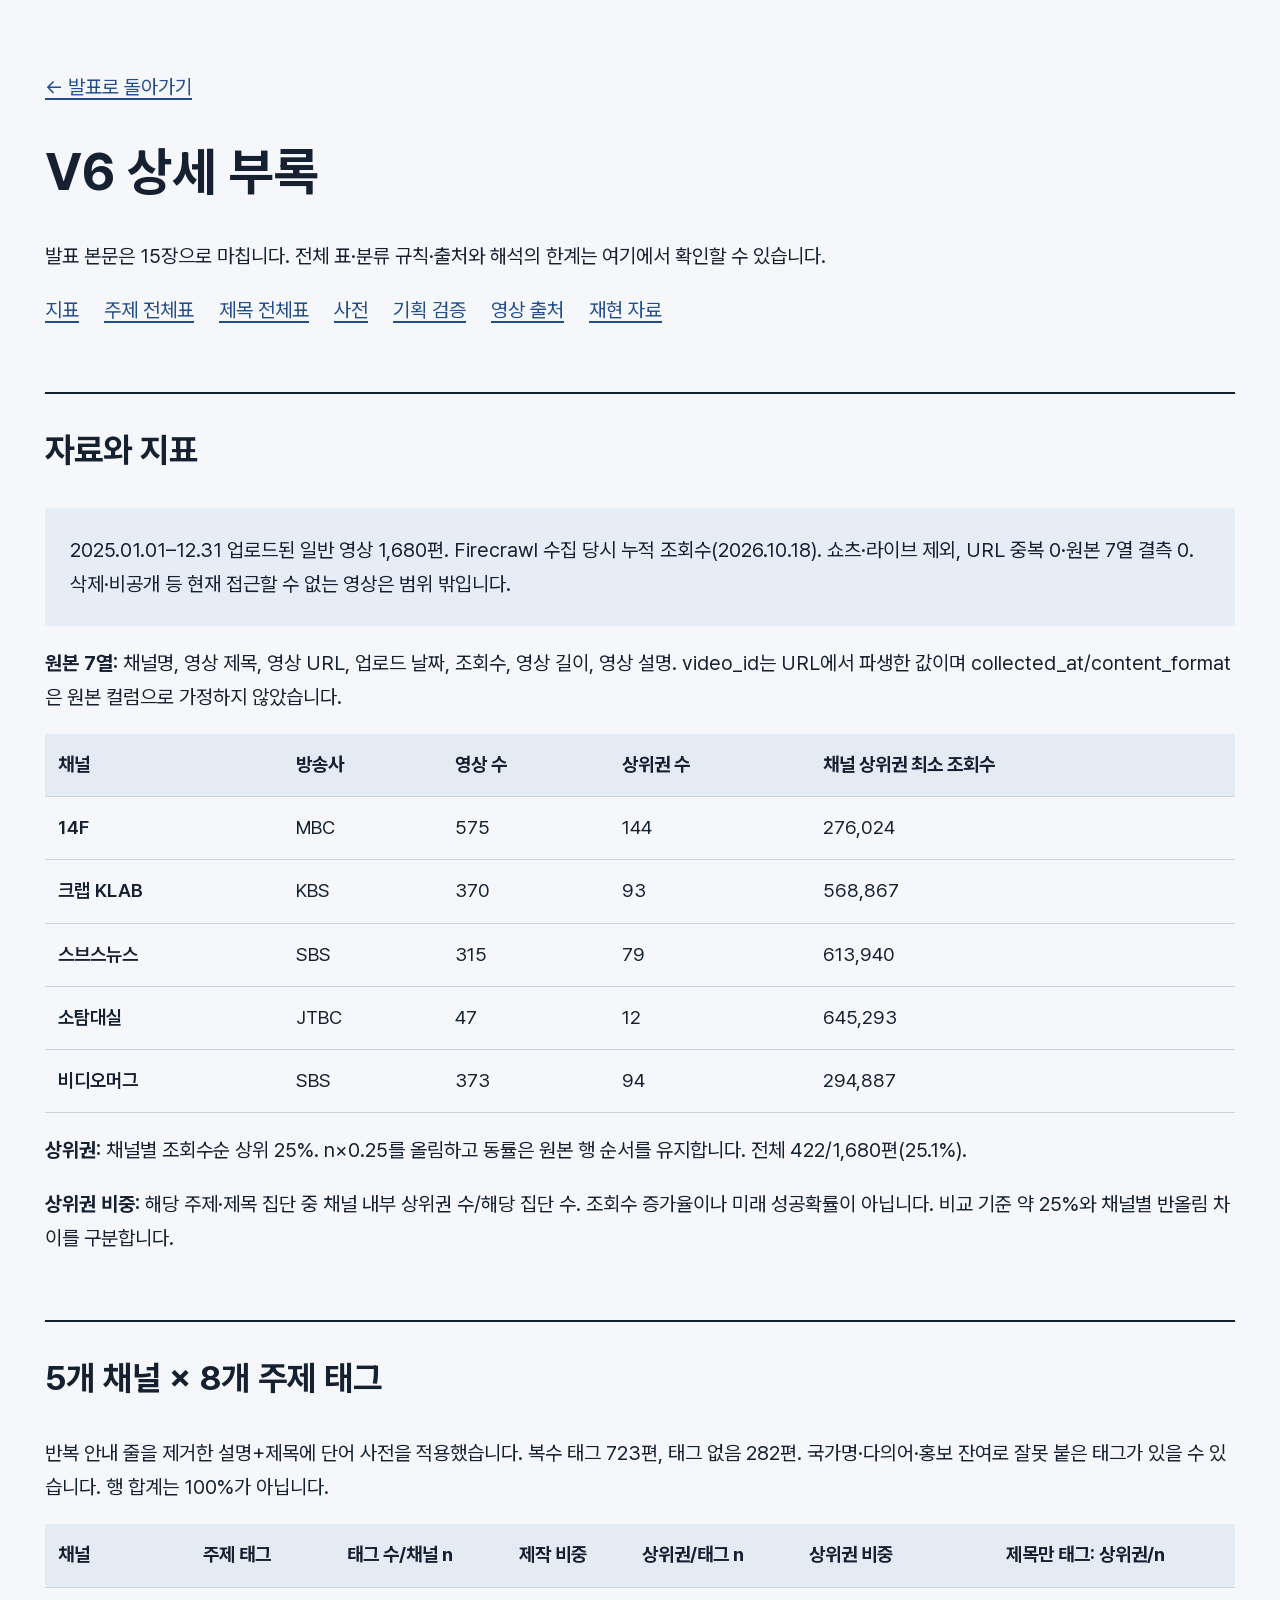
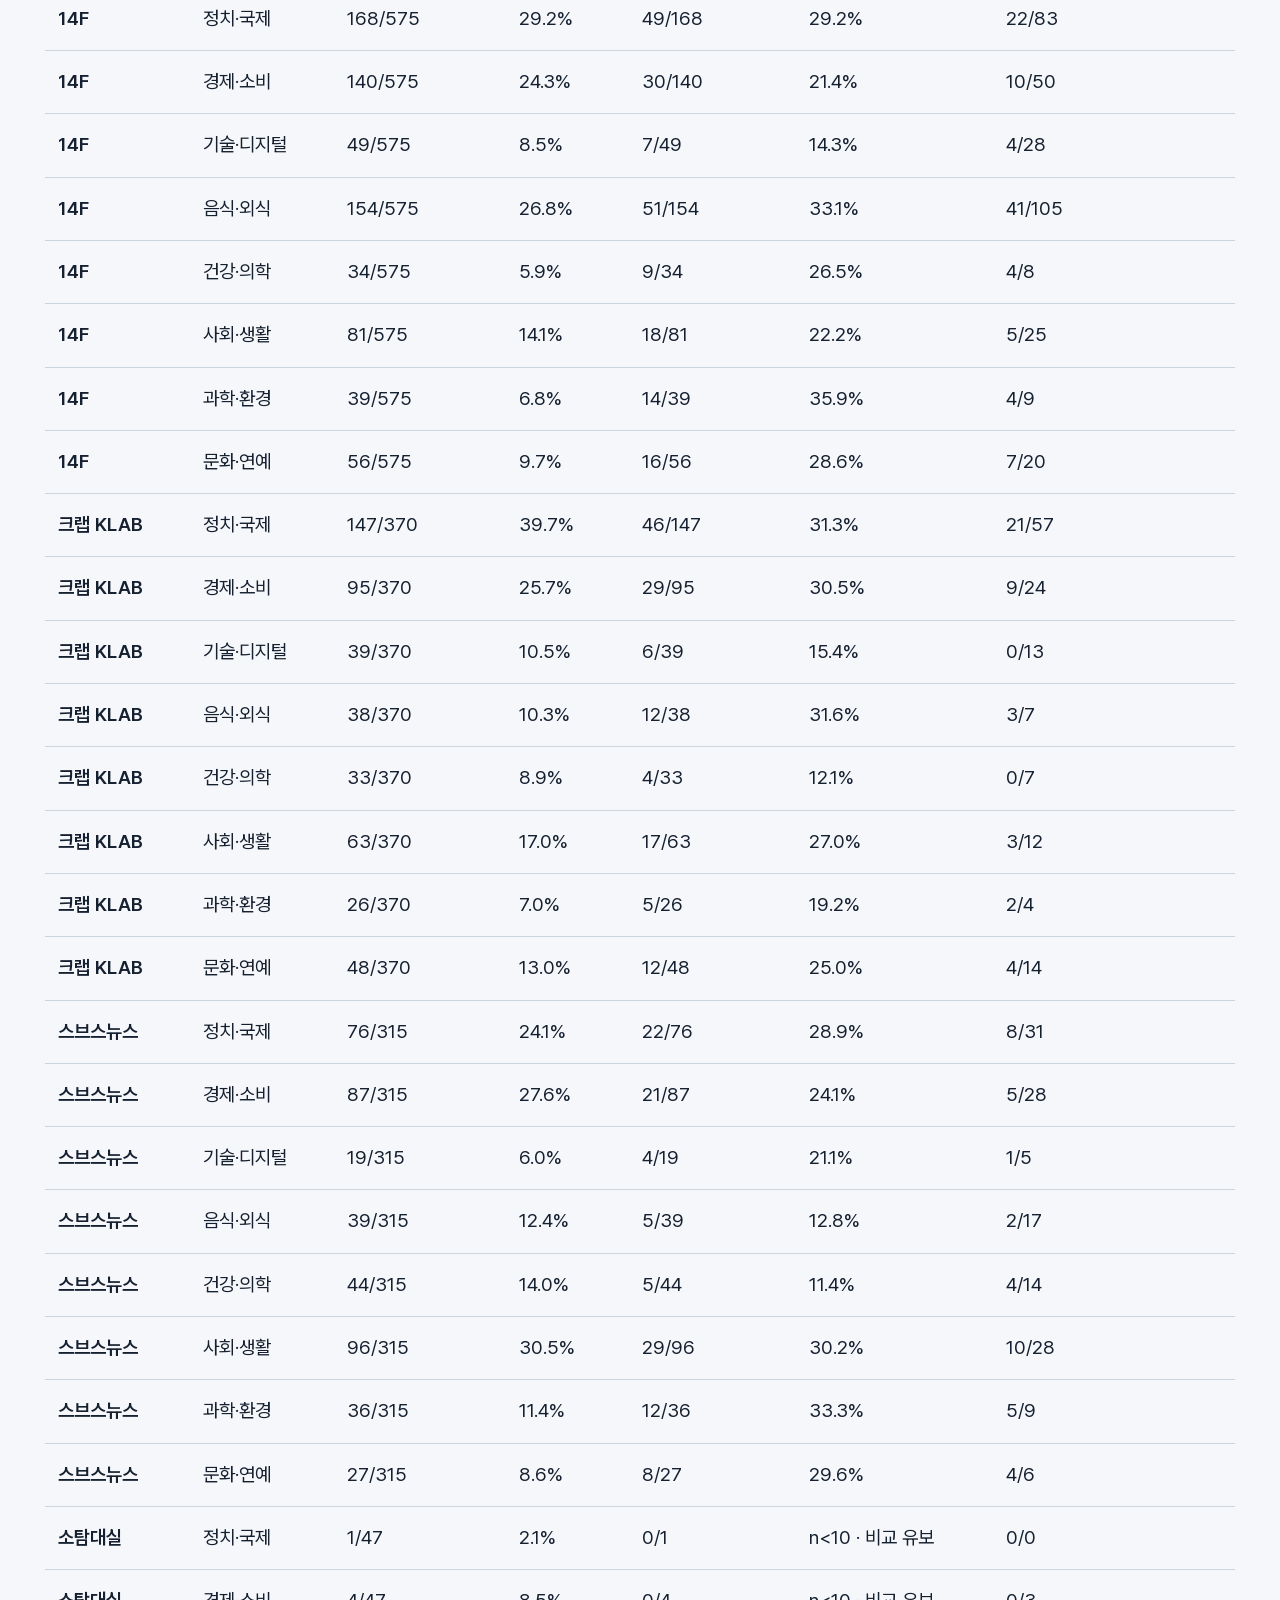
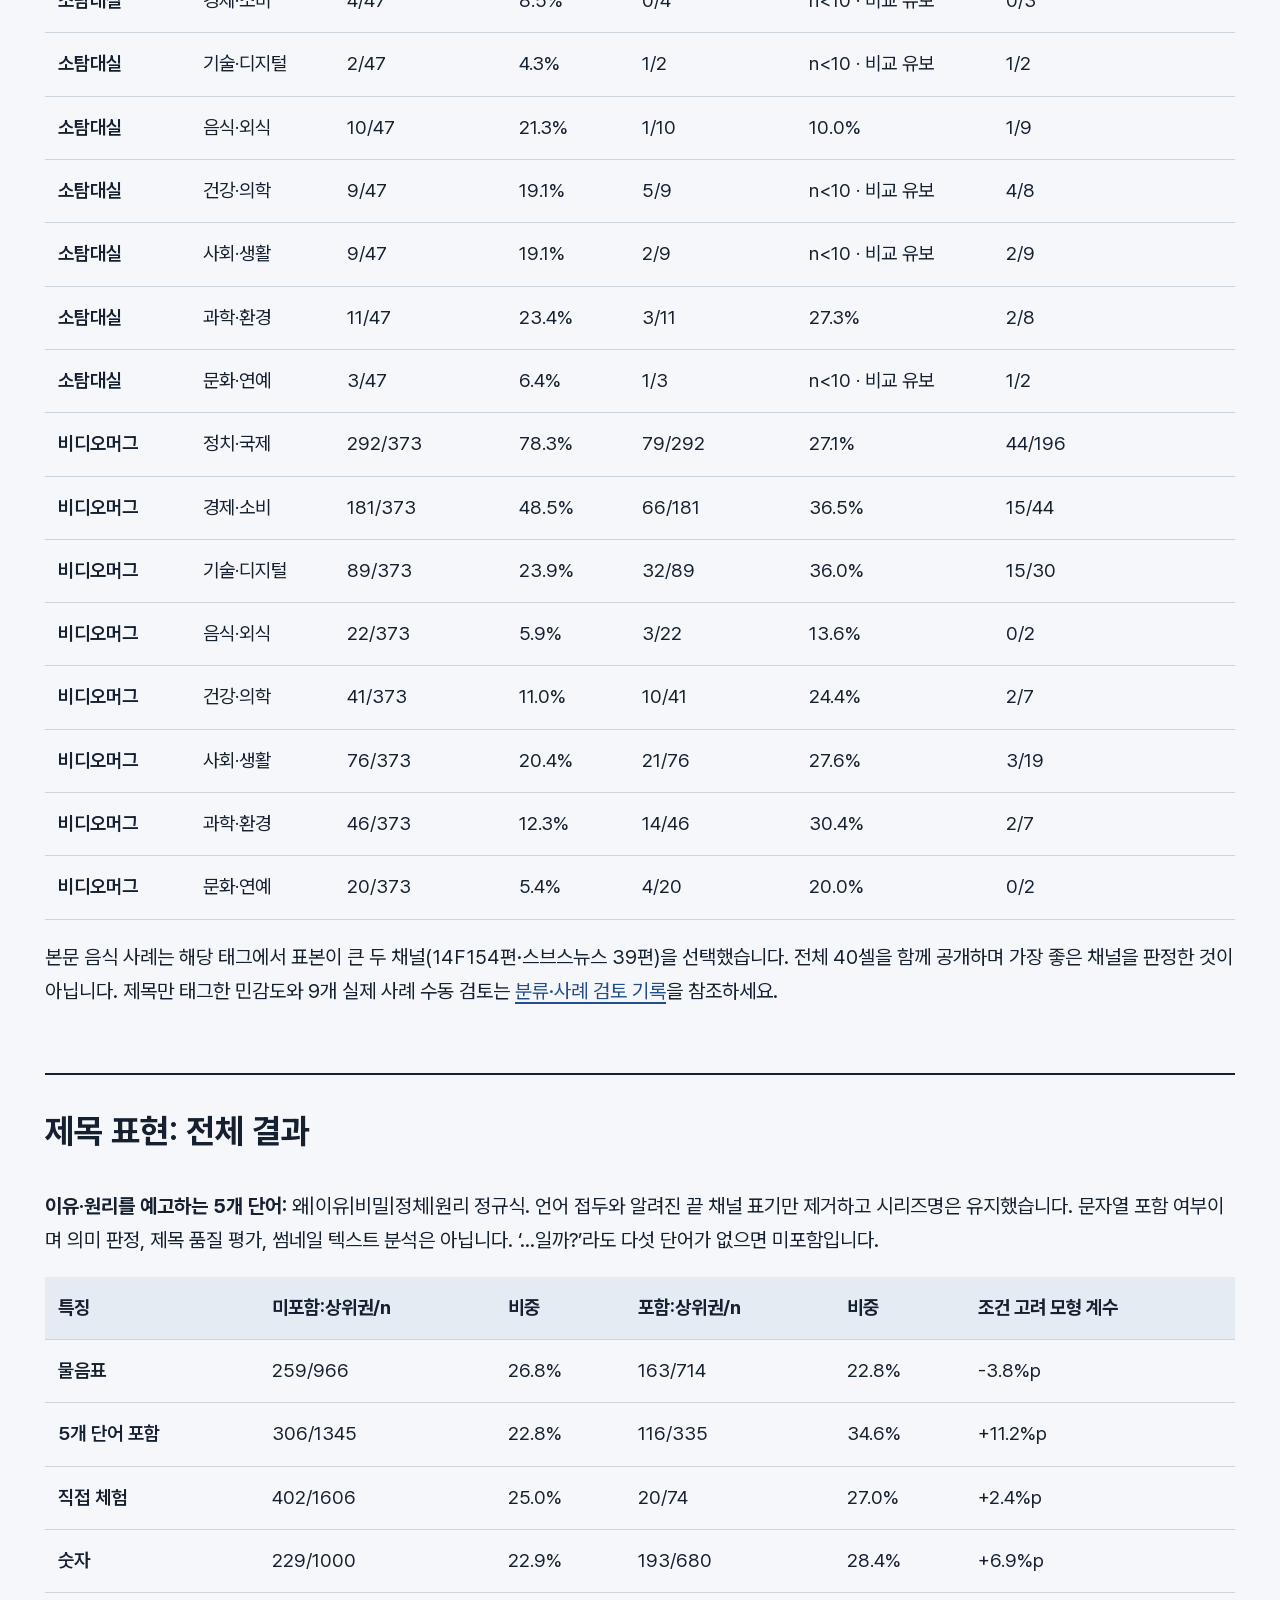
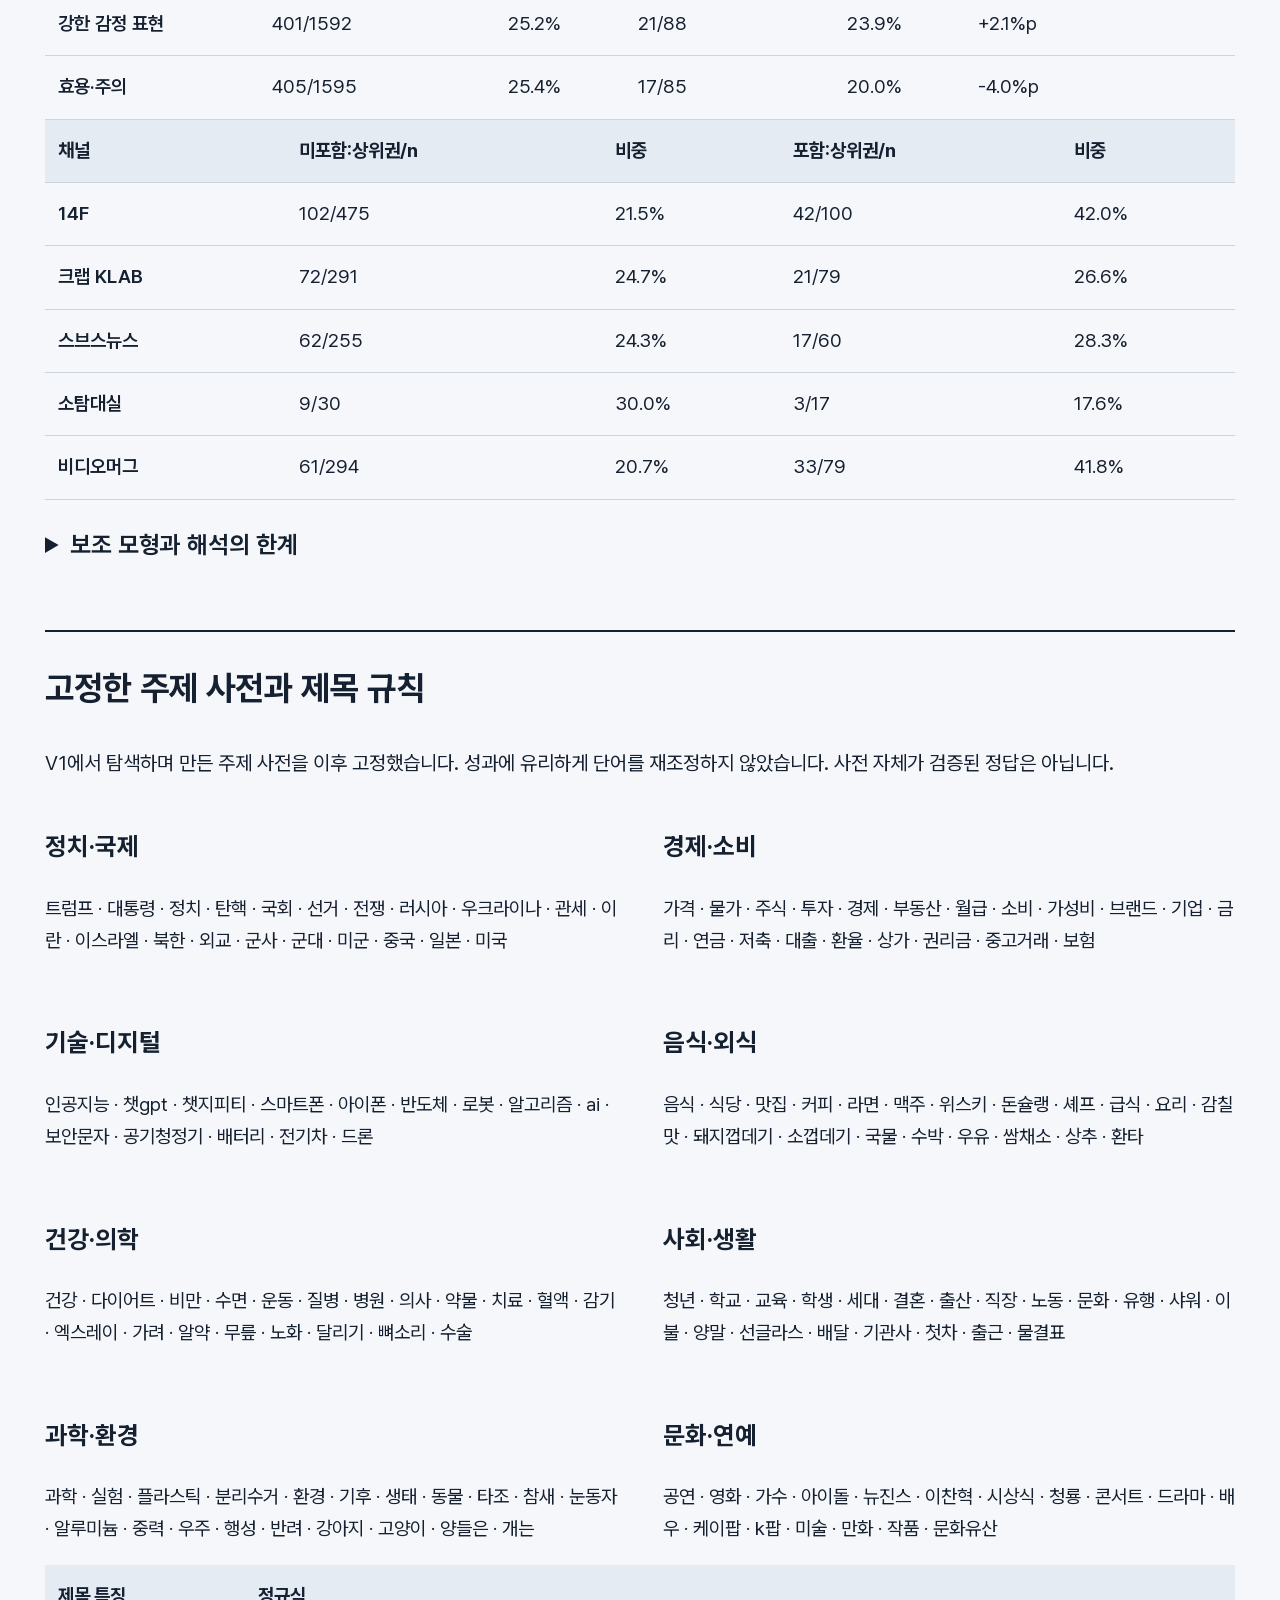
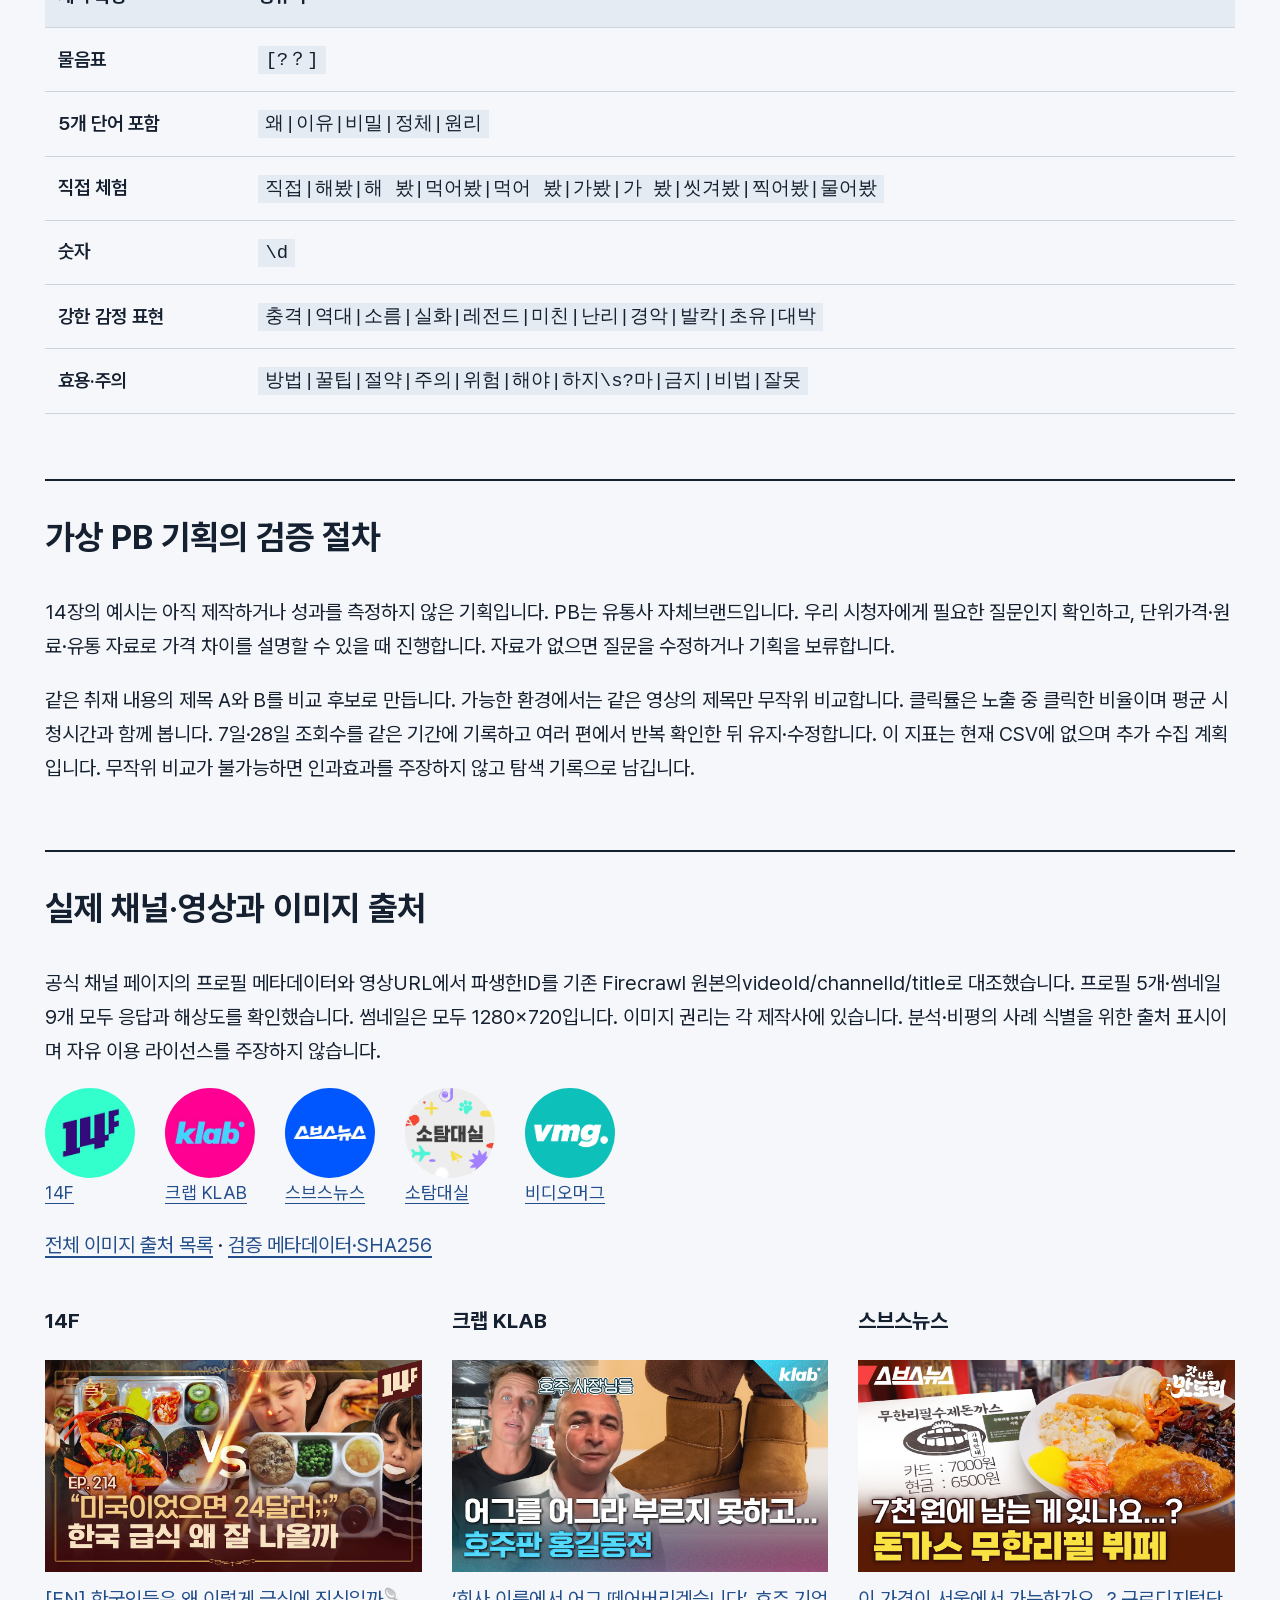
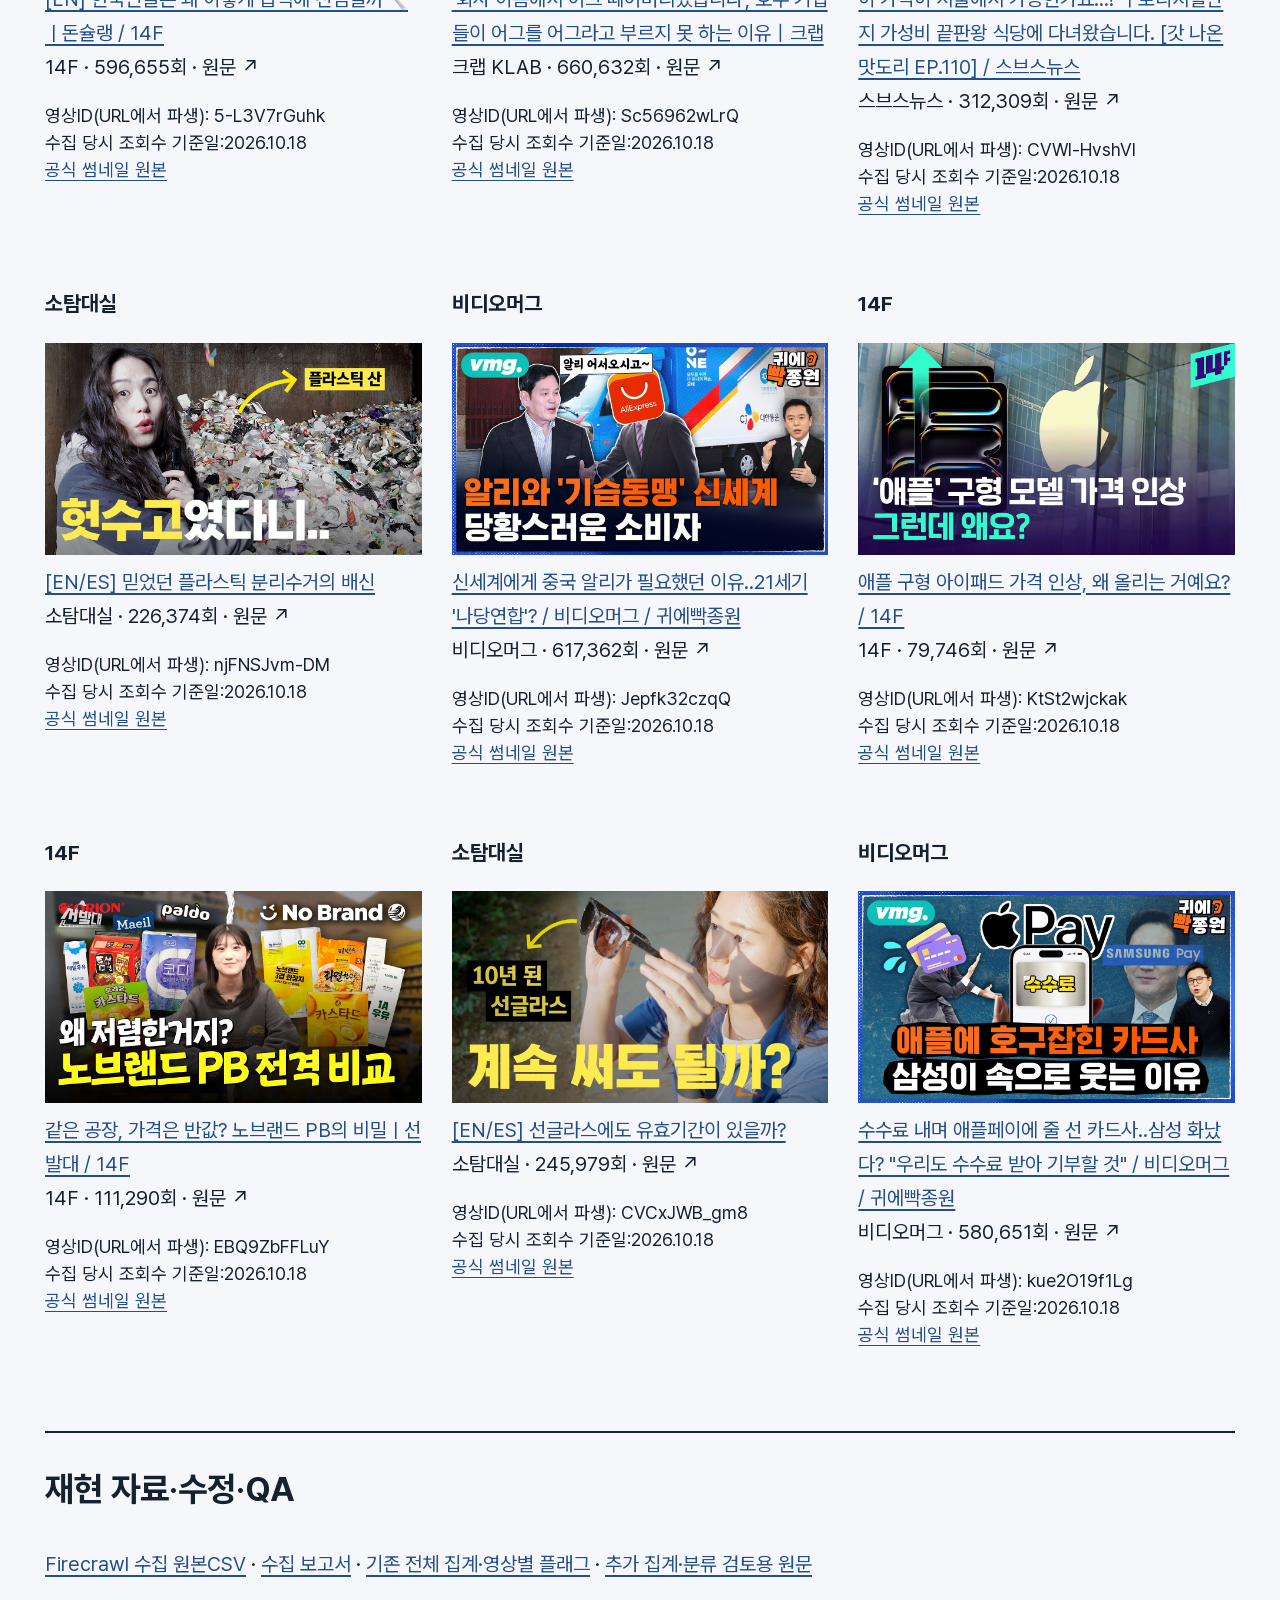
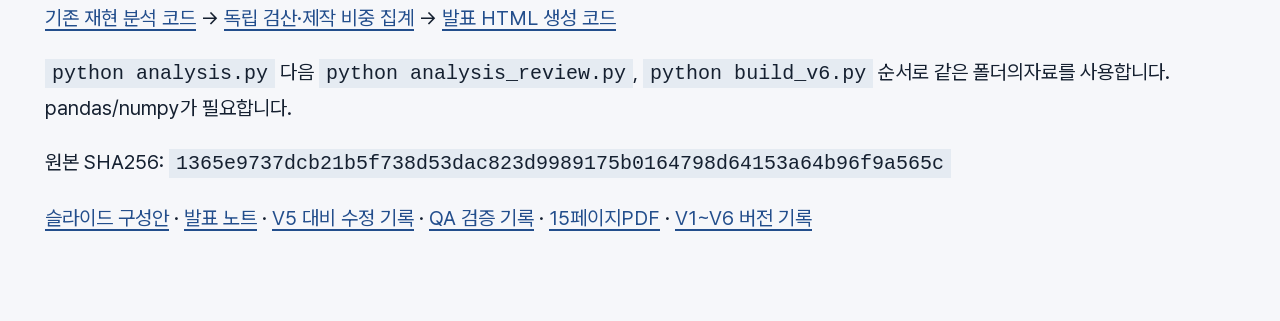
<file: appendix.html>
<!doctype html><html lang="ko"><head><meta charset="utf-8"><meta name="viewport" content="width=device-width,initial-scale=1"><title>V6 상세 부록 · 주제와 제목의 단서</title><style>@font-face{font-family:Pretendard;src:url(assets/PretendardVariable.woff2)}*{box-sizing:border-box}body{margin:0;background:#f6f7fa;color:#152030;font:20px/1.7 Pretendard,"Malgun Gothic",sans-serif}main{max-width:1450px;margin:auto;padding:70px 45px}h1{font-size:52px;line-height:1.25}h2{font-size:34px;margin-top:65px;padding-top:28px;border-top:2px solid #152030}h3{font-size:25px}a{color:#234e8c;text-underline-offset:4px}nav{display:flex;gap:25px;flex-wrap:wrap}table{width:100%;border-collapse:collapse;font-size:19px;white-space:nowrap}th,td{padding:15px 13px;border-bottom:1px solid #ccd4de;text-align:left}th{background:#e5ebf2}td:first-child{font-weight:600}.table-scroll{overflow:auto}.notes{padding:25px;background:#e6edf4}.gallery{display:grid;grid-template-columns:repeat(3,1fr);gap:30px}.gallery img{width:100%;aspect-ratio:16/9;object-fit:contain}.gallery p{font-size:18px;line-height:1.5}.gallery h3{font-size:21px}code{background:#e5ebf2;padding:3px 7px}details{margin:25px 0}summary{font-size:24px;font-weight:650;cursor:pointer}.dictionary{display:grid;grid-template-columns:1fr 1fr;gap:20px 45px}.dictionary p{font-size:19px}.profile-row{display:flex;gap:30px;flex-wrap:wrap}.profile-row img{width:90px;height:90px;object-fit:contain;border-radius:50%;display:block}.profile-row a{font-size:18px}@media(max-width:750px){main{padding:30px 20px}h1{font-size:36px}.gallery,.dictionary{grid-template-columns:1fr}table{font-size:17px}}main{overflow-wrap:anywhere}.gallery{grid-template-columns:repeat(3,minmax(0,1fr))}.gallery img{height:auto}@media(max-width:750px){.gallery{grid-template-columns:1fr}}</style></head><body><main><a href="index.html#15">← 발표로 돌아가기</a><h1>V6 상세 부록</h1><p>발표 본문은 15장으로 마칩니다. 전체 표·분류 규칙·출처와 해석의 한계는 여기에서 확인할 수 있습니다.</p><nav><a href="#metrics">지표</a><a href="#topics">주제 전체표</a><a href="#titles">제목 전체표</a><a href="#rules">사전</a><a href="#planning">기획 검증</a><a href="#images">영상 출처</a><a href="#files">재현 자료</a></nav>
<h2 id="metrics">자료와 지표</h2><div class="notes">2025.01.01–12.31 업로드된 일반 영상 1,680편. Firecrawl 수집 당시 누적 조회수(2026.10.18). 쇼츠·라이브 제외, URL 중복 0·원본 7열 결측 0. 삭제·비공개 등 현재 접근할 수 없는 영상은 범위 밖입니다.</div><p><b>원본 7열:</b> 채널명, 영상 제목, 영상 URL, 업로드 날짜, 조회수, 영상 길이, 영상 설명. video_id는 URL에서 파생한 값이며 collected_at/content_format은 원본 컬럼으로 가정하지 않았습니다.</p>
<div class="table-scroll"><table><thead><tr><th>채널</th><th>방송사</th><th>영상 수</th><th>상위권 수</th><th>채널 상위권 최소 조회수</th></tr></thead><tbody><tr><td>14F</td><td>MBC</td><td>575</td><td>144</td><td>276,024</td></tr><tr><td>크랩 KLAB</td><td>KBS</td><td>370</td><td>93</td><td>568,867</td></tr><tr><td>스브스뉴스</td><td>SBS</td><td>315</td><td>79</td><td>613,940</td></tr><tr><td>소탐대실</td><td>JTBC</td><td>47</td><td>12</td><td>645,293</td></tr><tr><td>비디오머그</td><td>SBS</td><td>373</td><td>94</td><td>294,887</td></tr></tbody></table></div>
<p><b>상위권:</b> 채널별 조회수순 상위 25%. n×0.25를 올림하고 동률은 원본 행 순서를 유지합니다. 전체 422/1,680편(25.1%).</p><p><b>상위권 비중:</b> 해당 주제·제목 집단 중 채널 내부 상위권 수/해당 집단 수. 조회수 증가율이나 미래 성공확률이 아닙니다. 비교 기준 약 25%와 채널별 반올림 차이를 구분합니다.</p><h2 id="topics">5개 채널 × 8개 주제 태그</h2><p>반복 안내 줄을 제거한 설명+제목에 단어 사전을 적용했습니다. 복수 태그 723편, 태그 없음 282편. 국가명·다의어·홍보 잔여로 잘못 붙은 태그가 있을 수 있습니다. 행 합계는 100%가 아닙니다.</p>
<div class="table-scroll"><table><thead><tr><th>채널</th><th>주제 태그</th><th>태그 수/채널 n</th><th>제작 비중</th><th>상위권/태그 n</th><th>상위권 비중</th><th>제목만 태그: 상위권/n</th></tr></thead><tbody><tr><td>14F</td><td>정치·국제</td><td>168/575</td><td>29.2%</td><td>49/168</td><td>29.2%</td><td>22/83</td></tr><tr><td>14F</td><td>경제·소비</td><td>140/575</td><td>24.3%</td><td>30/140</td><td>21.4%</td><td>10/50</td></tr><tr><td>14F</td><td>기술·디지털</td><td>49/575</td><td>8.5%</td><td>7/49</td><td>14.3%</td><td>4/28</td></tr><tr><td>14F</td><td>음식·외식</td><td>154/575</td><td>26.8%</td><td>51/154</td><td>33.1%</td><td>41/105</td></tr><tr><td>14F</td><td>건강·의학</td><td>34/575</td><td>5.9%</td><td>9/34</td><td>26.5%</td><td>4/8</td></tr><tr><td>14F</td><td>사회·생활</td><td>81/575</td><td>14.1%</td><td>18/81</td><td>22.2%</td><td>5/25</td></tr><tr><td>14F</td><td>과학·환경</td><td>39/575</td><td>6.8%</td><td>14/39</td><td>35.9%</td><td>4/9</td></tr><tr><td>14F</td><td>문화·연예</td><td>56/575</td><td>9.7%</td><td>16/56</td><td>28.6%</td><td>7/20</td></tr><tr><td>크랩 KLAB</td><td>정치·국제</td><td>147/370</td><td>39.7%</td><td>46/147</td><td>31.3%</td><td>21/57</td></tr><tr><td>크랩 KLAB</td><td>경제·소비</td><td>95/370</td><td>25.7%</td><td>29/95</td><td>30.5%</td><td>9/24</td></tr><tr><td>크랩 KLAB</td><td>기술·디지털</td><td>39/370</td><td>10.5%</td><td>6/39</td><td>15.4%</td><td>0/13</td></tr><tr><td>크랩 KLAB</td><td>음식·외식</td><td>38/370</td><td>10.3%</td><td>12/38</td><td>31.6%</td><td>3/7</td></tr><tr><td>크랩 KLAB</td><td>건강·의학</td><td>33/370</td><td>8.9%</td><td>4/33</td><td>12.1%</td><td>0/7</td></tr><tr><td>크랩 KLAB</td><td>사회·생활</td><td>63/370</td><td>17.0%</td><td>17/63</td><td>27.0%</td><td>3/12</td></tr><tr><td>크랩 KLAB</td><td>과학·환경</td><td>26/370</td><td>7.0%</td><td>5/26</td><td>19.2%</td><td>2/4</td></tr><tr><td>크랩 KLAB</td><td>문화·연예</td><td>48/370</td><td>13.0%</td><td>12/48</td><td>25.0%</td><td>4/14</td></tr><tr><td>스브스뉴스</td><td>정치·국제</td><td>76/315</td><td>24.1%</td><td>22/76</td><td>28.9%</td><td>8/31</td></tr><tr><td>스브스뉴스</td><td>경제·소비</td><td>87/315</td><td>27.6%</td><td>21/87</td><td>24.1%</td><td>5/28</td></tr><tr><td>스브스뉴스</td><td>기술·디지털</td><td>19/315</td><td>6.0%</td><td>4/19</td><td>21.1%</td><td>1/5</td></tr><tr><td>스브스뉴스</td><td>음식·외식</td><td>39/315</td><td>12.4%</td><td>5/39</td><td>12.8%</td><td>2/17</td></tr><tr><td>스브스뉴스</td><td>건강·의학</td><td>44/315</td><td>14.0%</td><td>5/44</td><td>11.4%</td><td>4/14</td></tr><tr><td>스브스뉴스</td><td>사회·생활</td><td>96/315</td><td>30.5%</td><td>29/96</td><td>30.2%</td><td>10/28</td></tr><tr><td>스브스뉴스</td><td>과학·환경</td><td>36/315</td><td>11.4%</td><td>12/36</td><td>33.3%</td><td>5/9</td></tr><tr><td>스브스뉴스</td><td>문화·연예</td><td>27/315</td><td>8.6%</td><td>8/27</td><td>29.6%</td><td>4/6</td></tr><tr><td>소탐대실</td><td>정치·국제</td><td>1/47</td><td>2.1%</td><td>0/1</td><td>n<10 · 비교 유보</td><td>0/0</td></tr><tr><td>소탐대실</td><td>경제·소비</td><td>4/47</td><td>8.5%</td><td>0/4</td><td>n<10 · 비교 유보</td><td>0/3</td></tr><tr><td>소탐대실</td><td>기술·디지털</td><td>2/47</td><td>4.3%</td><td>1/2</td><td>n<10 · 비교 유보</td><td>1/2</td></tr><tr><td>소탐대실</td><td>음식·외식</td><td>10/47</td><td>21.3%</td><td>1/10</td><td>10.0%</td><td>1/9</td></tr><tr><td>소탐대실</td><td>건강·의학</td><td>9/47</td><td>19.1%</td><td>5/9</td><td>n<10 · 비교 유보</td><td>4/8</td></tr><tr><td>소탐대실</td><td>사회·생활</td><td>9/47</td><td>19.1%</td><td>2/9</td><td>n<10 · 비교 유보</td><td>2/9</td></tr><tr><td>소탐대실</td><td>과학·환경</td><td>11/47</td><td>23.4%</td><td>3/11</td><td>27.3%</td><td>2/8</td></tr><tr><td>소탐대실</td><td>문화·연예</td><td>3/47</td><td>6.4%</td><td>1/3</td><td>n<10 · 비교 유보</td><td>1/2</td></tr><tr><td>비디오머그</td><td>정치·국제</td><td>292/373</td><td>78.3%</td><td>79/292</td><td>27.1%</td><td>44/196</td></tr><tr><td>비디오머그</td><td>경제·소비</td><td>181/373</td><td>48.5%</td><td>66/181</td><td>36.5%</td><td>15/44</td></tr><tr><td>비디오머그</td><td>기술·디지털</td><td>89/373</td><td>23.9%</td><td>32/89</td><td>36.0%</td><td>15/30</td></tr><tr><td>비디오머그</td><td>음식·외식</td><td>22/373</td><td>5.9%</td><td>3/22</td><td>13.6%</td><td>0/2</td></tr><tr><td>비디오머그</td><td>건강·의학</td><td>41/373</td><td>11.0%</td><td>10/41</td><td>24.4%</td><td>2/7</td></tr><tr><td>비디오머그</td><td>사회·생활</td><td>76/373</td><td>20.4%</td><td>21/76</td><td>27.6%</td><td>3/19</td></tr><tr><td>비디오머그</td><td>과학·환경</td><td>46/373</td><td>12.3%</td><td>14/46</td><td>30.4%</td><td>2/7</td></tr><tr><td>비디오머그</td><td>문화·연예</td><td>20/373</td><td>5.4%</td><td>4/20</td><td>20.0%</td><td>0/2</td></tr></tbody></table></div>
<p>본문 음식 사례는 해당 태그에서 표본이 큰 두 채널(14F154편·스브스뉴스 39편)을 선택했습니다. 전체 40셀을 함께 공개하며 가장 좋은 채널을 판정한 것이 아닙니다. 제목만 태그한 민감도와 9개 실제 사례 수동 검토는 <a href="analysis_review.md">분류·사례 검토 기록</a>을 참조하세요.</p><h2 id="titles">제목 표현: 전체 결과</h2><p><b>이유·원리를 예고하는 5개 단어:</b> 왜|이유|비밀|정체|원리 정규식. 언어 접두와 알려진 끝 채널 표기만 제거하고 시리즈명은 유지했습니다. 문자열 포함 여부이며 의미 판정, 제목 품질 평가, 썸네일 텍스트 분석은 아닙니다. ‘…일까?’라도 다섯 단어가 없으면 미포함입니다.</p>
<div class="table-scroll"><table><thead><tr><th>특징</th><th>미포함:상위권/n</th><th>비중</th><th>포함:상위권/n</th><th>비중</th><th>조건 고려 모형 계수</th></tr></thead><tbody><tr><td>물음표</td><td>259/966</td><td>26.8%</td><td>163/714</td><td>22.8%</td><td>-3.8%p</td></tr><tr><td>5개 단어 포함</td><td>306/1345</td><td>22.8%</td><td>116/335</td><td>34.6%</td><td>+11.2%p</td></tr><tr><td>직접 체험</td><td>402/1606</td><td>25.0%</td><td>20/74</td><td>27.0%</td><td>+2.4%p</td></tr><tr><td>숫자</td><td>229/1000</td><td>22.9%</td><td>193/680</td><td>28.4%</td><td>+6.9%p</td></tr><tr><td>강한 감정 표현</td><td>401/1592</td><td>25.2%</td><td>21/88</td><td>23.9%</td><td>+2.1%p</td></tr><tr><td>효용·주의</td><td>405/1595</td><td>25.4%</td><td>17/85</td><td>20.0%</td><td>-4.0%p</td></tr></tbody></table></div>
<div class="table-scroll"><table><thead><tr><th>채널</th><th>미포함:상위권/n</th><th>비중</th><th>포함:상위권/n</th><th>비중</th></tr></thead><tbody><tr><td>14F</td><td>102/475</td><td>21.5%</td><td>42/100</td><td>42.0%</td></tr><tr><td>크랩 KLAB</td><td>72/291</td><td>24.7%</td><td>21/79</td><td>26.6%</td></tr><tr><td>스브스뉴스</td><td>62/255</td><td>24.3%</td><td>17/60</td><td>28.3%</td></tr><tr><td>소탐대실</td><td>9/30</td><td>30.0%</td><td>3/17</td><td>17.6%</td></tr><tr><td>비디오머그</td><td>61/294</td><td>20.7%</td><td>33/79</td><td>41.8%</td></tr></tbody></table></div>
<details><summary>보조 모형과 해석의 한계</summary><p>V2/V3의 선형확률모형 결과를 그대로 유지했습니다. 상위권 여부 0/1을 채널, 게시 월, log2영상길이와 제곱, 제목 글자 수/10과 제곱, 주제 태그 8개, 제목 특징 6개로 설명한 계수입니다. 5개 단어의 기본 계수는+11.2%p, 주요 시리즈 표기를 추가하면+8.9%p입니다. 관찰상 연관성의 요약이며 단어를 넣어서 발생한 인과효과가 아닙니다. 유의성·외부 예측 성능을 검증했다는 주장을 하지 않습니다. 전체 사양·민감도는JSON과코드로 확인할 수 있습니다.</p><p>노출·썸네일·콘텐츠 내용·시리즈·형식·누적 관찰 기간·제목 수정 이력을 완전히 분리하지 못합니다. 조회수는 같은 수집 날짜의 누적값이어서 게시 시점에 따른 누적 기간 차이가 남습니다. 새 채널에 그대로 적용될지도 알 수 없습니다.</p></details><h2 id="rules">고정한 주제 사전과 제목 규칙</h2><p>V1에서 탐색하며 만든 주제 사전을 이후 고정했습니다. 성과에 유리하게 단어를 재조정하지 않았습니다. 사전 자체가 검증된 정답은 아닙니다.</p><div class="dictionary">
<div><h3>정치·국제</h3><p>트럼프 · 대통령 · 정치 · 탄핵 · 국회 · 선거 · 전쟁 · 러시아 · 우크라이나 · 관세 · 이란 · 이스라엘 · 북한 · 외교 · 군사 · 군대 · 미군 · 중국 · 일본 · 미국</p></div>
<div><h3>경제·소비</h3><p>가격 · 물가 · 주식 · 투자 · 경제 · 부동산 · 월급 · 소비 · 가성비 · 브랜드 · 기업 · 금리 · 연금 · 저축 · 대출 · 환율 · 상가 · 권리금 · 중고거래 · 보험</p></div>
<div><h3>기술·디지털</h3><p>인공지능 · 챗gpt · 챗지피티 · 스마트폰 · 아이폰 · 반도체 · 로봇 · 알고리즘 · ai · 보안문자 · 공기청정기 · 배터리 · 전기차 · 드론</p></div>
<div><h3>음식·외식</h3><p>음식 · 식당 · 맛집 · 커피 · 라면 · 맥주 · 위스키 · 돈슐랭 · 셰프 · 급식 · 요리 · 감칠맛 · 돼지껍데기 · 소껍데기 · 국물 · 수박 · 우유 · 쌈채소 · 상추 · 환타</p></div>
<div><h3>건강·의학</h3><p>건강 · 다이어트 · 비만 · 수면 · 운동 · 질병 · 병원 · 의사 · 약물 · 치료 · 혈액 · 감기 · 엑스레이 · 가려 · 알약 · 무릎 · 노화 · 달리기 · 뼈소리 · 수술</p></div>
<div><h3>사회·생활</h3><p>청년 · 학교 · 교육 · 학생 · 세대 · 결혼 · 출산 · 직장 · 노동 · 문화 · 유행 · 샤워 · 이불 · 양말 · 선글라스 · 배달 · 기관사 · 첫차 · 출근 · 물결표</p></div>
<div><h3>과학·환경</h3><p>과학 · 실험 · 플라스틱 · 분리수거 · 환경 · 기후 · 생태 · 동물 · 타조 · 참새 · 눈동자 · 알루미늄 · 중력 · 우주 · 행성 · 반려 · 강아지 · 고양이 · 양들은 · 개는</p></div>
<div><h3>문화·연예</h3><p>공연 · 영화 · 가수 · 아이돌 · 뉴진스 · 이찬혁 · 시상식 · 청룡 · 콘서트 · 드라마 · 배우 · 케이팝 · k팝 · 미술 · 만화 · 작품 · 문화유산</p></div>
</div><div class="table-scroll"><table><thead><tr><th>제목 특징</th><th>정규식</th></tr></thead><tbody><tr><td>물음표</td><td><code>[?？]</code></td></tr><tr><td>5개 단어 포함</td><td><code>왜|이유|비밀|정체|원리</code></td></tr><tr><td>직접 체험</td><td><code>직접|해봤|해 봤|먹어봤|먹어 봤|가봤|가 봤|씻겨봤|찍어봤|물어봤</code></td></tr><tr><td>숫자</td><td><code>\d</code></td></tr><tr><td>강한 감정 표현</td><td><code>충격|역대|소름|실화|레전드|미친|난리|경악|발칵|초유|대박</code></td></tr><tr><td>효용·주의</td><td><code>방법|꿀팁|절약|주의|위험|해야|하지\s?마|금지|비법|잘못</code></td></tr></tbody></table></div>
<h2 id="planning">가상 PB 기획의 검증 절차</h2><p>14장의 예시는 아직 제작하거나 성과를 측정하지 않은 기획입니다. PB는 유통사 자체브랜드입니다. 우리 시청자에게 필요한 질문인지 확인하고, 단위가격·원료·유통 자료로 가격 차이를 설명할 수 있을 때 진행합니다. 자료가 없으면 질문을 수정하거나 기획을 보류합니다.</p><p>같은 취재 내용의 제목 A와 B를 비교 후보로 만듭니다. 가능한 환경에서는 같은 영상의 제목만 무작위 비교합니다. 클릭률은 노출 중 클릭한 비율이며 평균 시청시간과 함께 봅니다. 7일·28일 조회수를 같은 기간에 기록하고 여러 편에서 반복 확인한 뒤 유지·수정합니다. 이 지표는 현재 CSV에 없으며 추가 수집 계획입니다. 무작위 비교가 불가능하면 인과효과를 주장하지 않고 탐색 기록으로 남깁니다.</p>
<h2 id="images">실제 채널·영상과 이미지 출처</h2><p>공식 채널 페이지의 프로필 메타데이터와 영상URL에서 파생한ID를 기존 Firecrawl 원본의videoId/channelId/title로 대조했습니다. 프로필 5개·썸네일 9개 모두 응답과 해상도를 확인했습니다. 썸네일은 모두 1280×720입니다. 이미지 권리는 각 제작사에 있습니다. 분석·비평의 사례 식별을 위한 출처 표시이며 자유 이용 라이선스를 주장하지 않습니다.</p><div class="profile-row"><a href="https://www.youtube.com/channel/UCLKuglhGlMmDteQKoniENIQ" target="_blank" rel="noopener"><img class="profile" src="assets/v4/profile_14f.jpg" alt="14F 공식 채널 프로필" width="108" height="108">14F</a><a href="https://www.youtube.com/channel/UCoxT1kQSLq564FwpK473w-g" target="_blank" rel="noopener"><img class="profile" src="assets/v4/profile_klab.jpg" alt="크랩 KLAB 공식 채널 프로필" width="108" height="108">크랩 KLAB</a><a href="https://www.youtube.com/channel/UCQabORQKQRHP-iUqe-xIFvg" target="_blank" rel="noopener"><img class="profile" src="assets/v4/profile_subusu.jpg" alt="스브스뉴스 공식 채널 프로필" width="108" height="108">스브스뉴스</a><a href="https://www.youtube.com/channel/UChuNP1cNlhUkUOQzBbH-C_Q" target="_blank" rel="noopener"><img class="profile" src="assets/v4/profile_sotam.jpg" alt="소탐대실 공식 채널 프로필" width="108" height="108">소탐대실</a><a href="https://www.youtube.com/channel/UCMEbRpvuwTbXxGiyDb1mT8w" target="_blank" rel="noopener"><img class="profile" src="assets/v4/profile_videomug.jpg" alt="비디오머그 공식 채널 프로필" width="108" height="108">비디오머그</a></div><p><a href="image_sources.md">전체 이미지 출처 목록</a> · <a href="image_sources.json">검증 메타데이터·SHA256</a></p><div class="gallery">
<article><h3>14F</h3><a class="video-link" data-video-id="5-L3V7rGuhk" href="https://www.youtube.com/watch?v=5-L3V7rGuhk" target="_blank" rel="noopener" title="[EN] 한국인들은 왜 이렇게 급식에 진심일까🥄ㅣ돈슐랭 / 14F"><img src="assets/v4/5-L3V7rGuhk.jpg" alt="14F: [EN] 한국인들은 왜 이렇게 급식에 진심일까🥄ㅣ돈슐랭 / 14F" width="1280" height="720"><div class="video-title">[EN] 한국인들은 왜 이렇게 급식에 진심일까🥄ㅣ돈슐랭 / 14F</div></a><div class="video-meta">14F · 596,655회 · 원문 ↗</div><p>영상ID(URL에서 파생): 5-L3V7rGuhk<br>수집 당시 조회수 기준일:2026.10.18<br><a href="https://i.ytimg.com/vi/5-L3V7rGuhk/maxresdefault.jpg">공식 썸네일 원본</a></p></article>
<article><h3>크랩 KLAB</h3><a class="video-link" data-video-id="Sc56962wLrQ" href="https://www.youtube.com/watch?v=Sc56962wLrQ" target="_blank" rel="noopener" title="‘회사 이름에서 어그 떼어버리겠습니다’, 호주 기업들이 어그를 어그라고 부르지 못 하는 이유｜크랩"><img src="assets/v4/Sc56962wLrQ.jpg" alt="크랩 KLAB: ‘회사 이름에서 어그 떼어버리겠습니다’, 호주 기업들이 어그를 어그라고 부르지 못 하는 이유｜크랩" width="1280" height="720"><div class="video-title">‘회사 이름에서 어그 떼어버리겠습니다’, 호주 기업들이 어그를 어그라고 부르지 못 하는 이유｜크랩</div></a><div class="video-meta">크랩 KLAB · 660,632회 · 원문 ↗</div><p>영상ID(URL에서 파생): Sc56962wLrQ<br>수집 당시 조회수 기준일:2026.10.18<br><a href="https://i.ytimg.com/vi/Sc56962wLrQ/maxresdefault.jpg">공식 썸네일 원본</a></p></article>
<article><h3>스브스뉴스</h3><a class="video-link" data-video-id="CVWl-HvshVI" href="https://www.youtube.com/watch?v=CVWl-HvshVI" target="_blank" rel="noopener" title="이 가격이 서울에서 가능한가요...? 구로디지털단지 가성비 끝판왕 식당에 다녀왔습니다. [갓 나온 맛도리 EP.110] / 스브스뉴스"><img src="assets/v4/CVWl-HvshVI.jpg" alt="스브스뉴스: 이 가격이 서울에서 가능한가요...? 구로디지털단지 가성비 끝판왕 식당에 다녀왔습니다. [갓 나온 맛도리 EP.110] / 스브스뉴스" width="1280" height="720"><div class="video-title">이 가격이 서울에서 가능한가요...? 구로디지털단지 가성비 끝판왕 식당에 다녀왔습니다. [갓 나온 맛도리 EP.110] / 스브스뉴스</div></a><div class="video-meta">스브스뉴스 · 312,309회 · 원문 ↗</div><p>영상ID(URL에서 파생): CVWl-HvshVI<br>수집 당시 조회수 기준일:2026.10.18<br><a href="https://i.ytimg.com/vi/CVWl-HvshVI/maxresdefault.jpg">공식 썸네일 원본</a></p></article>
<article><h3>소탐대실</h3><a class="video-link" data-video-id="njFNSJvm-DM" href="https://www.youtube.com/watch?v=njFNSJvm-DM" target="_blank" rel="noopener" title="[EN/ES] 믿었던 플라스틱 분리수거의 배신"><img src="assets/v4/njFNSJvm-DM.jpg" alt="소탐대실: [EN/ES] 믿었던 플라스틱 분리수거의 배신" width="1280" height="720"><div class="video-title">[EN/ES] 믿었던 플라스틱 분리수거의 배신</div></a><div class="video-meta">소탐대실 · 226,374회 · 원문 ↗</div><p>영상ID(URL에서 파생): njFNSJvm-DM<br>수집 당시 조회수 기준일:2026.10.18<br><a href="https://i.ytimg.com/vi/njFNSJvm-DM/maxresdefault.jpg">공식 썸네일 원본</a></p></article>
<article><h3>비디오머그</h3><a class="video-link" data-video-id="Jepfk32czqQ" href="https://www.youtube.com/watch?v=Jepfk32czqQ" target="_blank" rel="noopener" title="신세계에게 중국 알리가 필요했던 이유..21세기 &#x27;나당연합&#x27;? / 비디오머그 / 귀에빡종원"><img src="assets/v4/Jepfk32czqQ.jpg" alt="비디오머그: 신세계에게 중국 알리가 필요했던 이유..21세기 &#x27;나당연합&#x27;? / 비디오머그 / 귀에빡종원" width="1280" height="720"><div class="video-title">신세계에게 중국 알리가 필요했던 이유..21세기 &#x27;나당연합&#x27;? / 비디오머그 / 귀에빡종원</div></a><div class="video-meta">비디오머그 · 617,362회 · 원문 ↗</div><p>영상ID(URL에서 파생): Jepfk32czqQ<br>수집 당시 조회수 기준일:2026.10.18<br><a href="https://i.ytimg.com/vi/Jepfk32czqQ/maxresdefault.jpg">공식 썸네일 원본</a></p></article>
<article><h3>14F</h3><a class="video-link" data-video-id="KtSt2wjckak" href="https://www.youtube.com/watch?v=KtSt2wjckak" target="_blank" rel="noopener" title="애플 구형 아이패드 가격 인상,  왜 올리는 거예요? / 14F"><img src="assets/v4/KtSt2wjckak.jpg" alt="14F: 애플 구형 아이패드 가격 인상,  왜 올리는 거예요? / 14F" width="1280" height="720"><div class="video-title">애플 구형 아이패드 가격 인상,  왜 올리는 거예요? / 14F</div></a><div class="video-meta">14F · 79,746회 · 원문 ↗</div><p>영상ID(URL에서 파생): KtSt2wjckak<br>수집 당시 조회수 기준일:2026.10.18<br><a href="https://i.ytimg.com/vi/KtSt2wjckak/maxresdefault.jpg">공식 썸네일 원본</a></p></article>
<article><h3>14F</h3><a class="video-link" data-video-id="EBQ9ZbFFLuY" href="https://www.youtube.com/watch?v=EBQ9ZbFFLuY" target="_blank" rel="noopener" title="같은 공장, 가격은 반값? 노브랜드 PB의 비밀ㅣ선발대 / 14F"><img src="assets/v4/EBQ9ZbFFLuY.jpg" alt="14F: 같은 공장, 가격은 반값? 노브랜드 PB의 비밀ㅣ선발대 / 14F" width="1280" height="720"><div class="video-title">같은 공장, 가격은 반값? 노브랜드 PB의 비밀ㅣ선발대 / 14F</div></a><div class="video-meta">14F · 111,290회 · 원문 ↗</div><p>영상ID(URL에서 파생): EBQ9ZbFFLuY<br>수집 당시 조회수 기준일:2026.10.18<br><a href="https://i.ytimg.com/vi/EBQ9ZbFFLuY/maxresdefault.jpg">공식 썸네일 원본</a></p></article>
<article><h3>소탐대실</h3><a class="video-link" data-video-id="CVCxJWB_gm8" href="https://www.youtube.com/watch?v=CVCxJWB_gm8" target="_blank" rel="noopener" title="[EN/ES] 선글라스에도 유효기간이 있을까?"><img src="assets/v4/CVCxJWB_gm8.jpg" alt="소탐대실: [EN/ES] 선글라스에도 유효기간이 있을까?" width="1280" height="720"><div class="video-title">[EN/ES] 선글라스에도 유효기간이 있을까?</div></a><div class="video-meta">소탐대실 · 245,979회 · 원문 ↗</div><p>영상ID(URL에서 파생): CVCxJWB_gm8<br>수집 당시 조회수 기준일:2026.10.18<br><a href="https://i.ytimg.com/vi/CVCxJWB_gm8/maxresdefault.jpg">공식 썸네일 원본</a></p></article>
<article><h3>비디오머그</h3><a class="video-link" data-video-id="kue2O19f1Lg" href="https://www.youtube.com/watch?v=kue2O19f1Lg" target="_blank" rel="noopener" title="수수료 내며 애플페이에 줄 선 카드사..삼성 화났다? &quot;우리도 수수료 받아 기부할 것&quot; / 비디오머그 / 귀에빡종원"><img src="assets/v4/kue2O19f1Lg.jpg" alt="비디오머그: 수수료 내며 애플페이에 줄 선 카드사..삼성 화났다? &quot;우리도 수수료 받아 기부할 것&quot; / 비디오머그 / 귀에빡종원" width="1280" height="720"><div class="video-title">수수료 내며 애플페이에 줄 선 카드사..삼성 화났다? &quot;우리도 수수료 받아 기부할 것&quot; / 비디오머그 / 귀에빡종원</div></a><div class="video-meta">비디오머그 · 580,651회 · 원문 ↗</div><p>영상ID(URL에서 파생): kue2O19f1Lg<br>수집 당시 조회수 기준일:2026.10.18<br><a href="https://i.ytimg.com/vi/kue2O19f1Lg/maxresdefault.jpg">공식 썸네일 원본</a></p></article>
</div><h2 id="files">재현 자료·수정·QA</h2><p><a href="source.csv">Firecrawl 수집 원본CSV</a> · <a href="collection_report.md">수집 보고서</a> · <a href="research_data.json">기존 전체 집계·영상별 플래그</a> · <a href="v4_metrics.json">추가 집계·분류 검토용 원문</a></p><p><a href="analysis.py">기존 재현 분석 코드</a> → <a href="analysis_review.py">독립 검산·제작 비중 집계</a> → <a href="build_v6.py">발표 HTML 생성 코드</a></p><p><code>python analysis.py</code> 다음 <code>python analysis_review.py</code>, <code>python build_v6.py</code> 순서로 같은 폴더의자료를 사용합니다. pandas/numpy가 필요합니다.</p><p>원본 SHA256: <code>1365e9737dcb21b5f738d53dac823d9989175b0164798d64153a64b96f9a565c</code></p><p><a href="improvement_plan.md">슬라이드 구성안</a> · <a href="speaker_notes.md">발표 노트</a> · <a href="revision_log.md">V5 대비 수정 기록</a> · <a href="qa_report.md">QA 검증 기록</a> · <a href="https://mschoooo.github.io/news-topic-views-2025/versions/v6/news-topics-v6.pdf">15페이지PDF</a> · <a href="https://mschoooo.github.io/news-topic-views-2025/versions/">V1~V6 버전 기록</a></p></main></body></html>
</file>
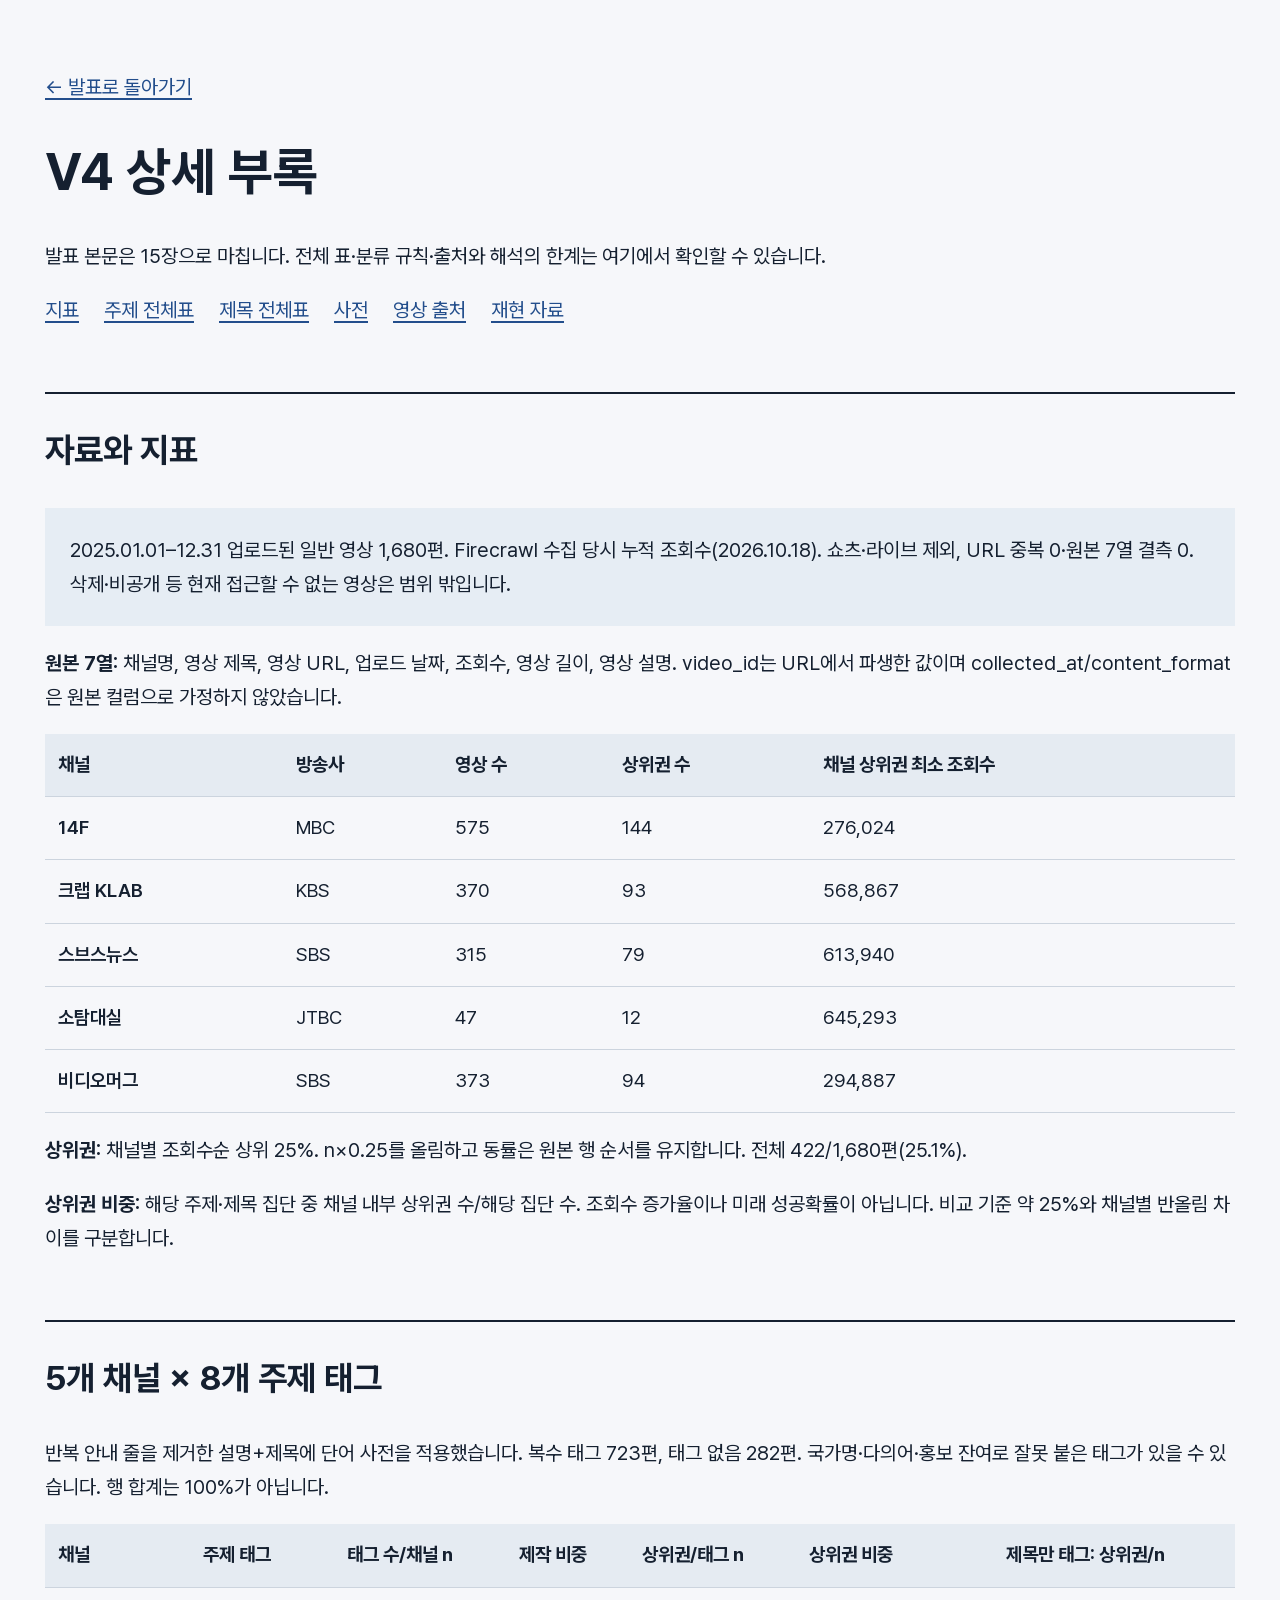
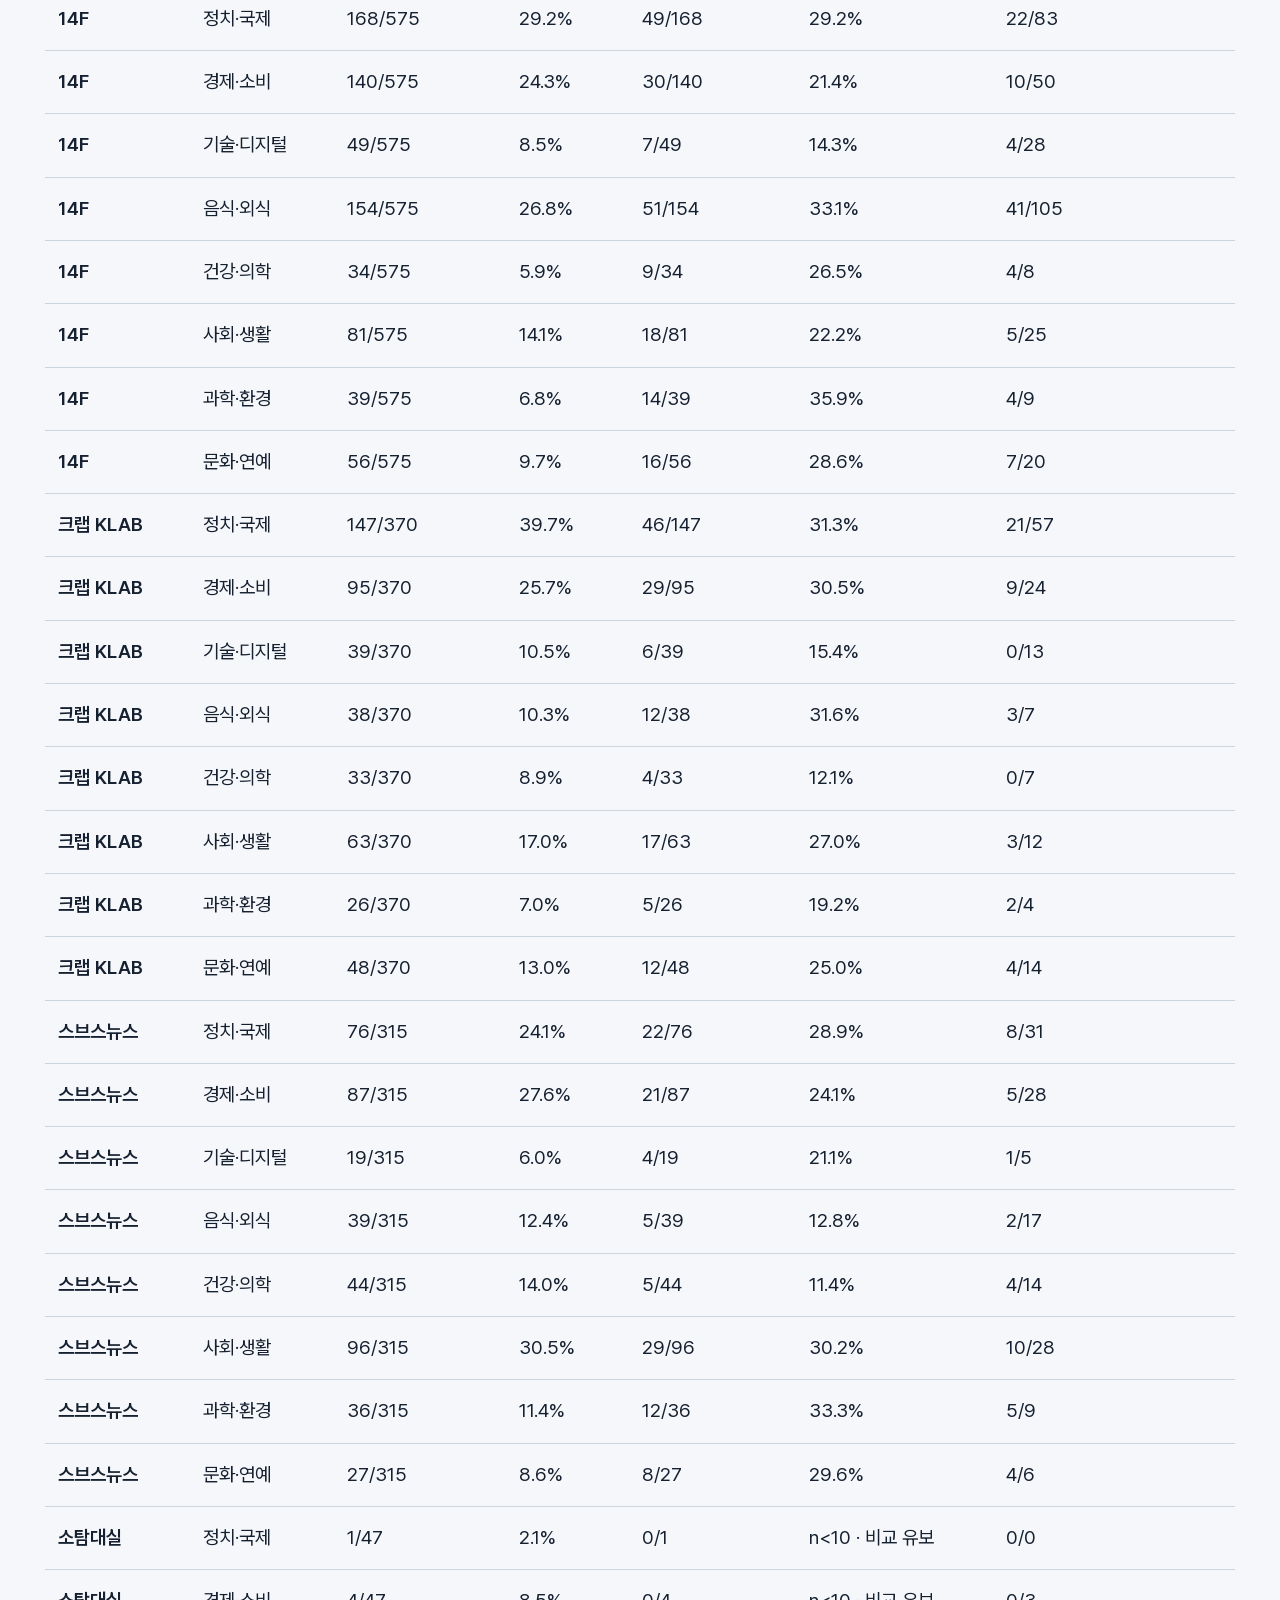
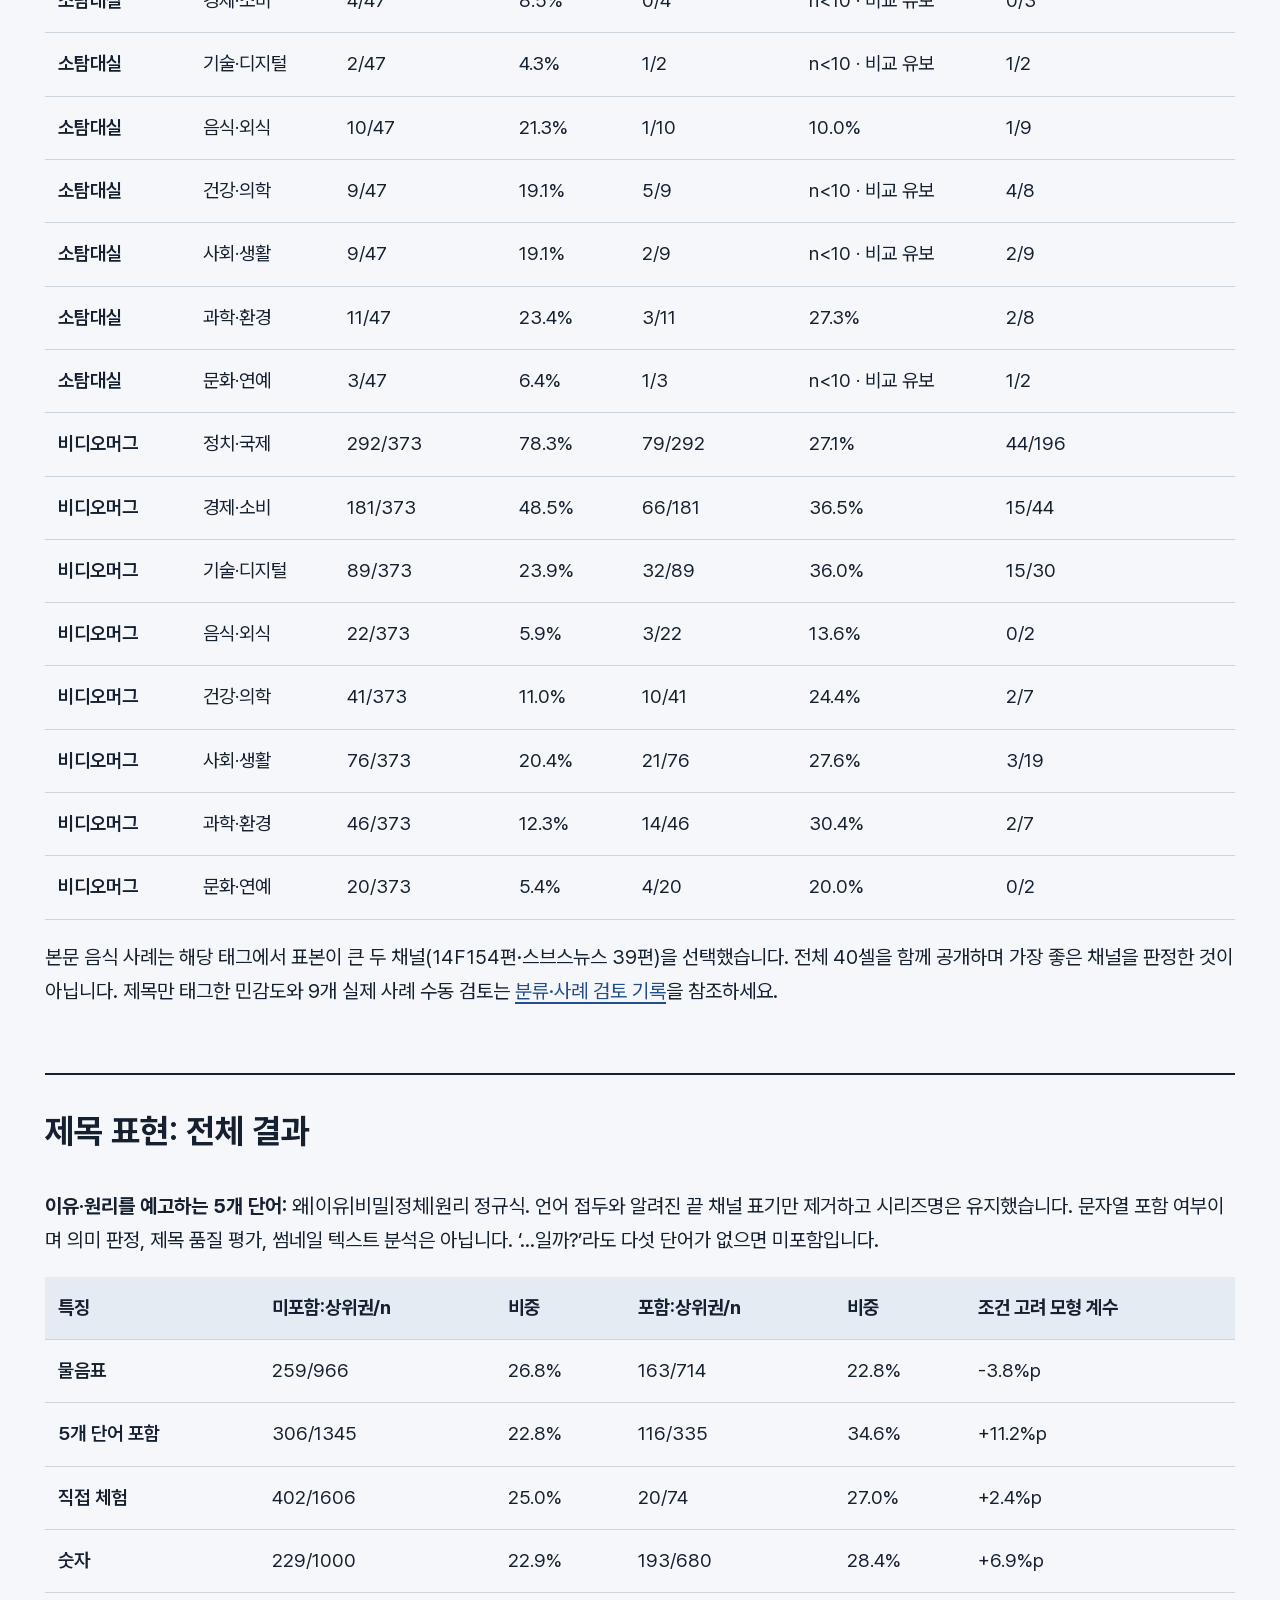
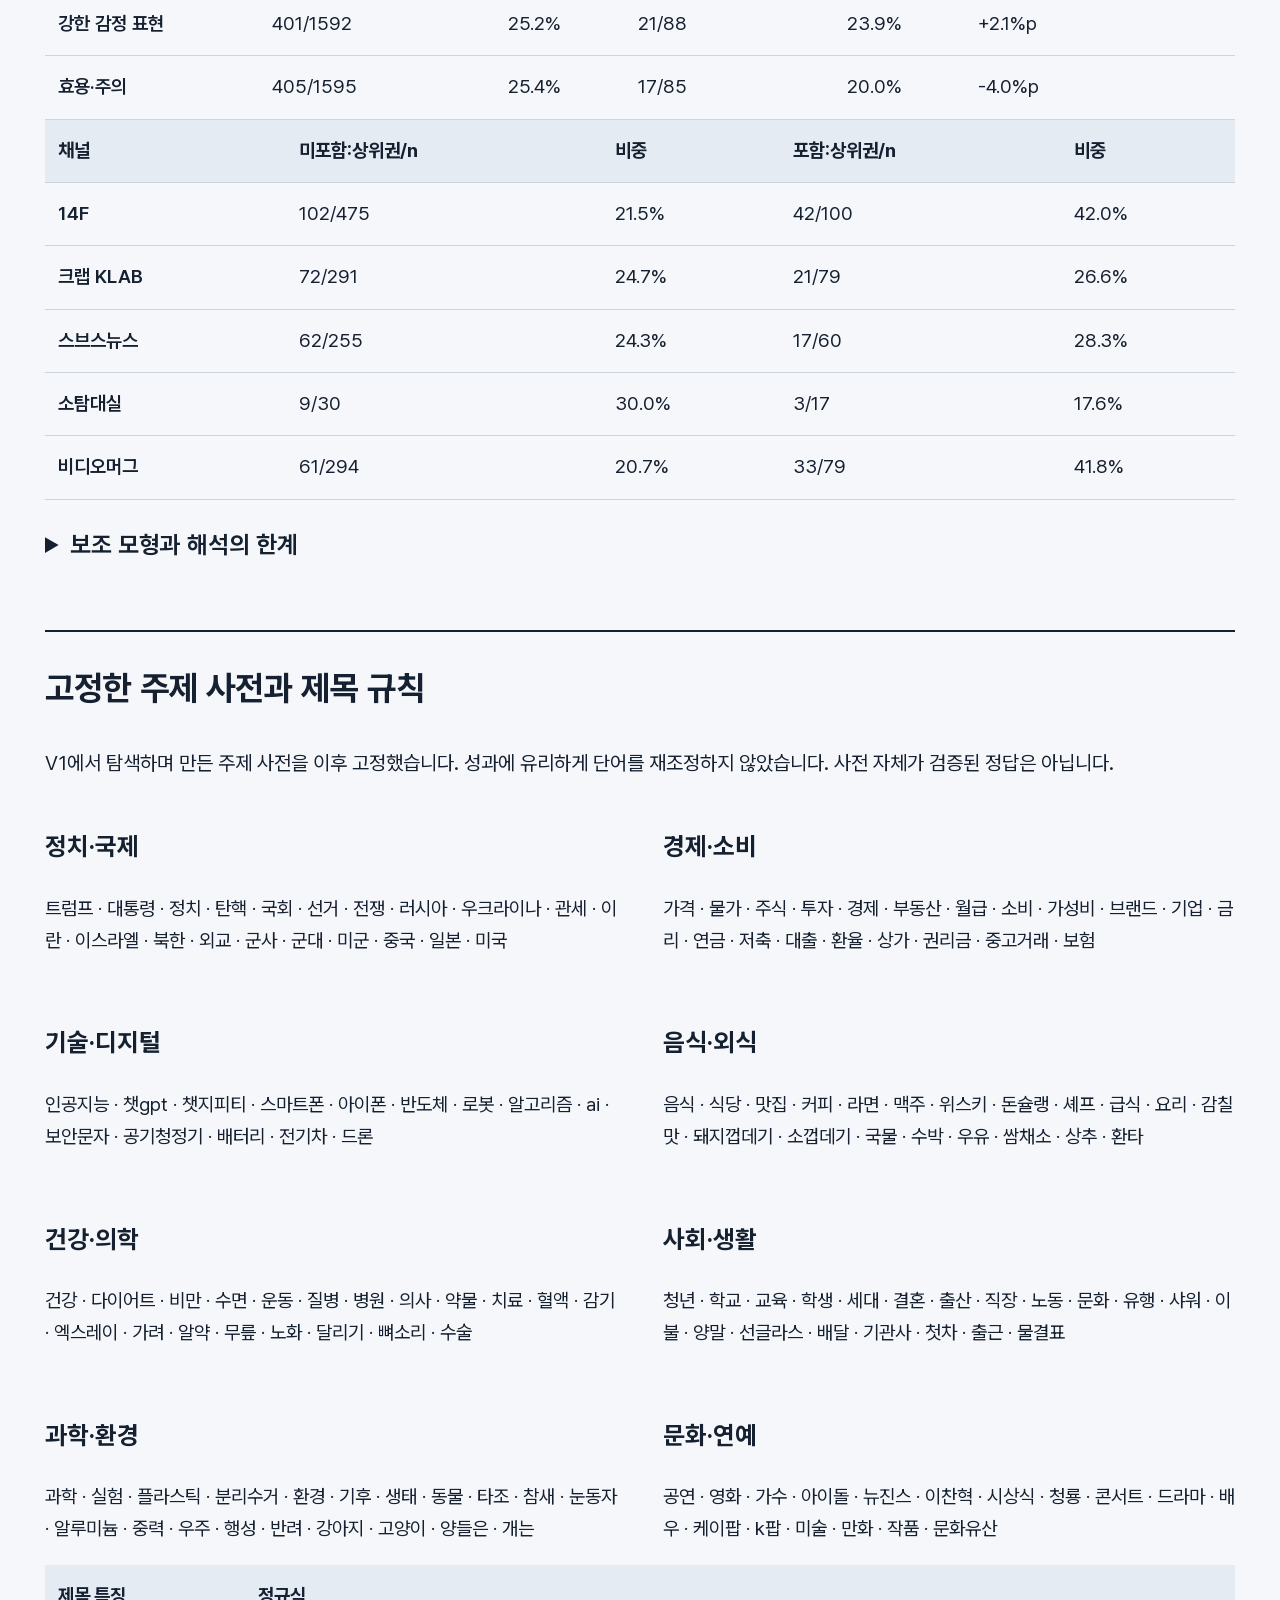
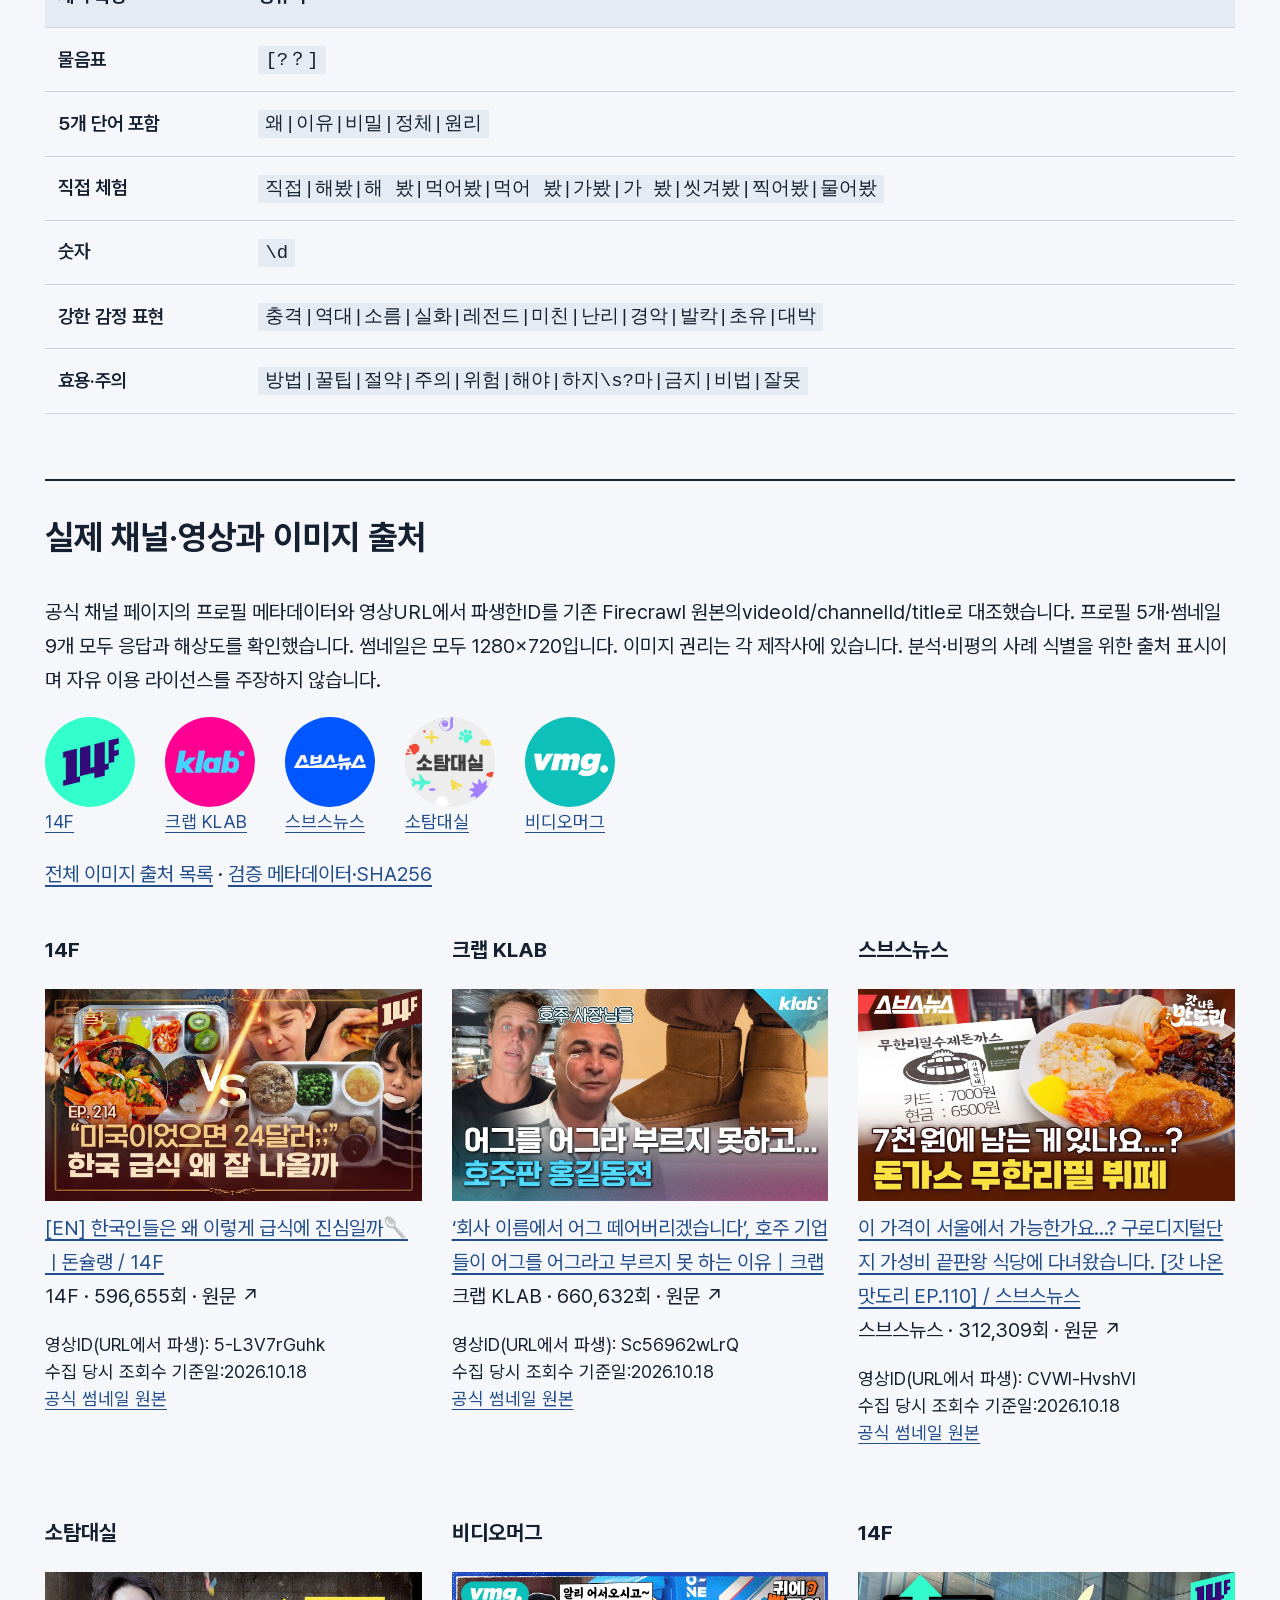
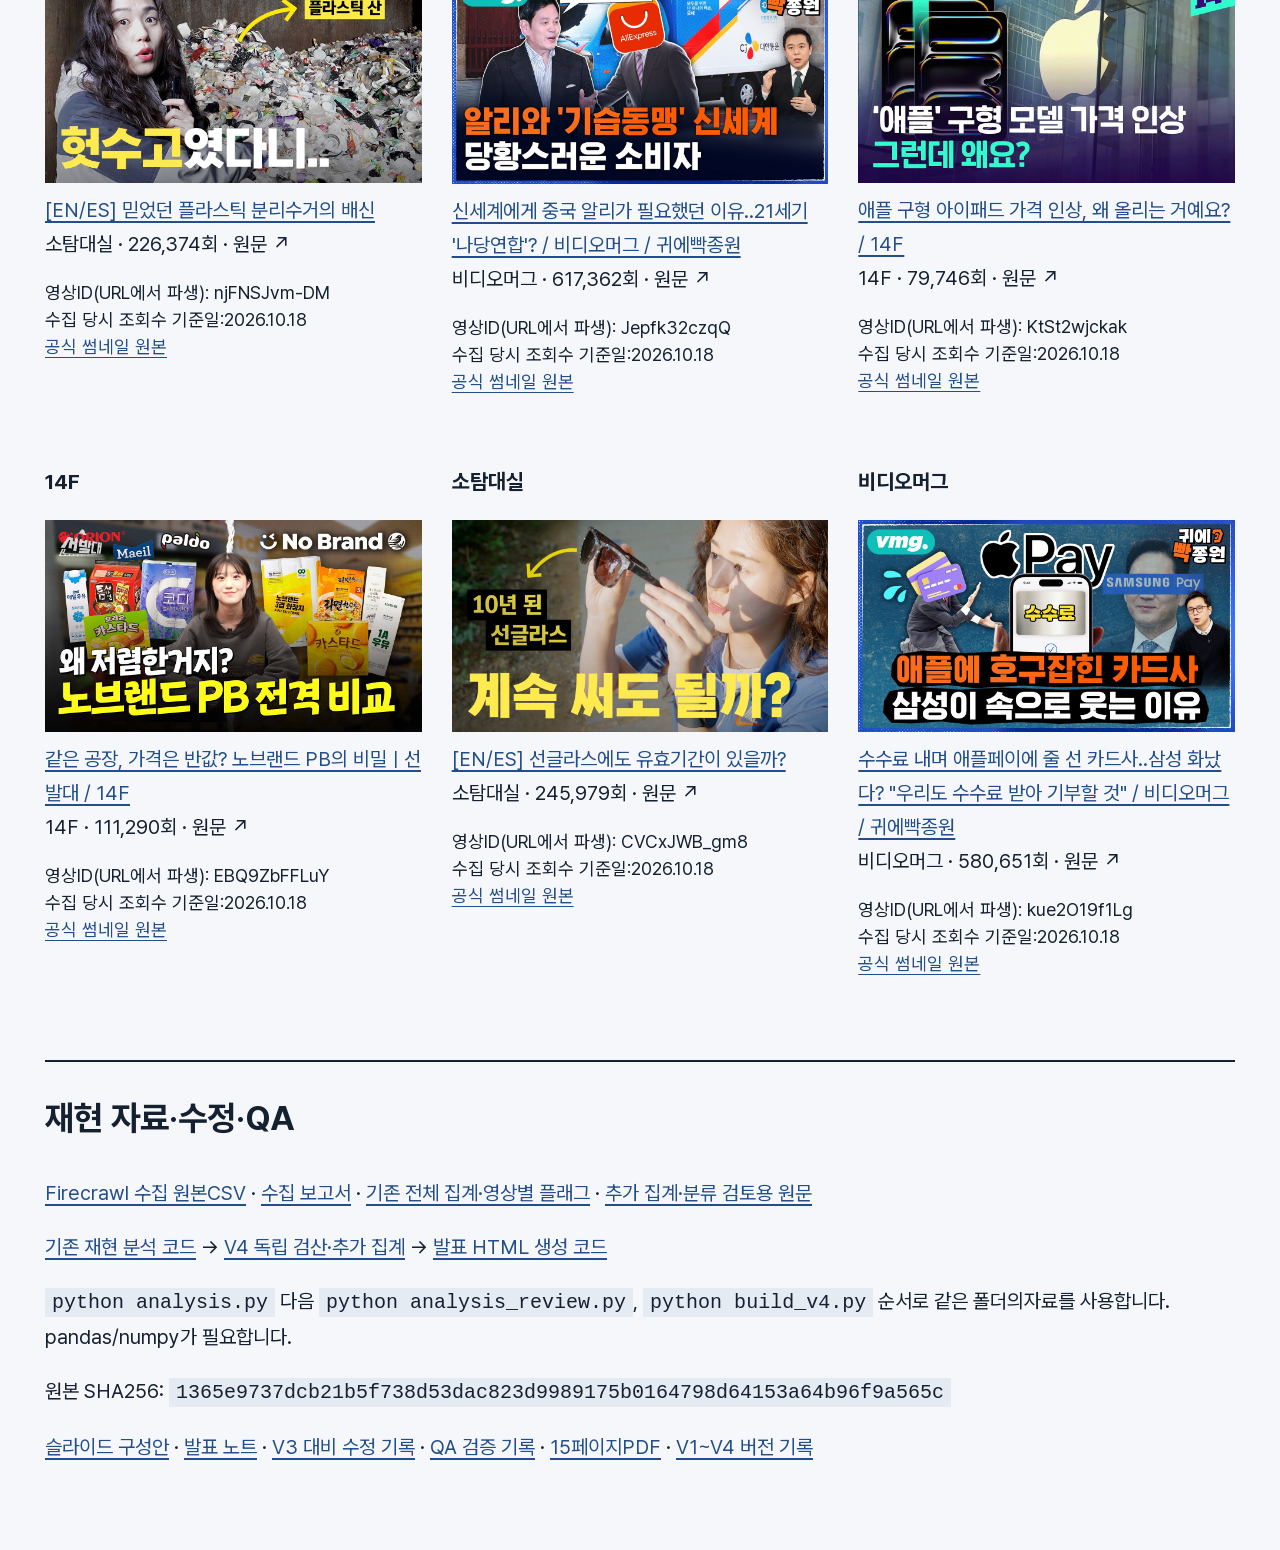
<file: versions/v4/appendix.html>
<!doctype html><html lang="ko"><head><meta charset="utf-8"><meta name="viewport" content="width=device-width,initial-scale=1"><title>V4 상세 부록 · 주제와 제목의 단서</title><style>@font-face{font-family:Pretendard;src:url(assets/PretendardVariable.woff2)}*{box-sizing:border-box}body{margin:0;background:#f6f7fa;color:#152030;font:20px/1.7 Pretendard,"Malgun Gothic",sans-serif}main{max-width:1450px;margin:auto;padding:70px 45px}h1{font-size:52px;line-height:1.25}h2{font-size:34px;margin-top:65px;padding-top:28px;border-top:2px solid #152030}h3{font-size:25px}a{color:#234e8c;text-underline-offset:4px}nav{display:flex;gap:25px;flex-wrap:wrap}table{width:100%;border-collapse:collapse;font-size:19px;white-space:nowrap}th,td{padding:15px 13px;border-bottom:1px solid #ccd4de;text-align:left}th{background:#e5ebf2}td:first-child{font-weight:600}.table-scroll{overflow:auto}.notes{padding:25px;background:#e6edf4}.gallery{display:grid;grid-template-columns:repeat(3,1fr);gap:30px}.gallery img{width:100%;aspect-ratio:16/9;object-fit:contain}.gallery p{font-size:18px;line-height:1.5}.gallery h3{font-size:21px}code{background:#e5ebf2;padding:3px 7px}details{margin:25px 0}summary{font-size:24px;font-weight:650;cursor:pointer}.dictionary{display:grid;grid-template-columns:1fr 1fr;gap:20px 45px}.dictionary p{font-size:19px}.profile-row{display:flex;gap:30px;flex-wrap:wrap}.profile-row img{width:90px;height:90px;object-fit:contain;border-radius:50%;display:block}.profile-row a{font-size:18px}@media(max-width:750px){main{padding:30px 20px}h1{font-size:36px}.gallery,.dictionary{grid-template-columns:1fr}table{font-size:17px}}main{overflow-wrap:anywhere}.gallery{grid-template-columns:repeat(3,minmax(0,1fr))}.gallery img{height:auto}@media(max-width:750px){.gallery{grid-template-columns:1fr}}</style></head><body><main><a href="index.html#15">← 발표로 돌아가기</a><h1>V4 상세 부록</h1><p>발표 본문은 15장으로 마칩니다. 전체 표·분류 규칙·출처와 해석의 한계는 여기에서 확인할 수 있습니다.</p><nav><a href="#metrics">지표</a><a href="#topics">주제 전체표</a><a href="#titles">제목 전체표</a><a href="#rules">사전</a><a href="#images">영상 출처</a><a href="#files">재현 자료</a></nav>
<h2 id="metrics">자료와 지표</h2><div class="notes">2025.01.01–12.31 업로드된 일반 영상 1,680편. Firecrawl 수집 당시 누적 조회수(2026.10.18). 쇼츠·라이브 제외, URL 중복 0·원본 7열 결측 0. 삭제·비공개 등 현재 접근할 수 없는 영상은 범위 밖입니다.</div><p><b>원본 7열:</b> 채널명, 영상 제목, 영상 URL, 업로드 날짜, 조회수, 영상 길이, 영상 설명. video_id는 URL에서 파생한 값이며 collected_at/content_format은 원본 컬럼으로 가정하지 않았습니다.</p>
<div class="table-scroll"><table><thead><tr><th>채널</th><th>방송사</th><th>영상 수</th><th>상위권 수</th><th>채널 상위권 최소 조회수</th></tr></thead><tbody><tr><td>14F</td><td>MBC</td><td>575</td><td>144</td><td>276,024</td></tr><tr><td>크랩 KLAB</td><td>KBS</td><td>370</td><td>93</td><td>568,867</td></tr><tr><td>스브스뉴스</td><td>SBS</td><td>315</td><td>79</td><td>613,940</td></tr><tr><td>소탐대실</td><td>JTBC</td><td>47</td><td>12</td><td>645,293</td></tr><tr><td>비디오머그</td><td>SBS</td><td>373</td><td>94</td><td>294,887</td></tr></tbody></table></div>
<p><b>상위권:</b> 채널별 조회수순 상위 25%. n×0.25를 올림하고 동률은 원본 행 순서를 유지합니다. 전체 422/1,680편(25.1%).</p><p><b>상위권 비중:</b> 해당 주제·제목 집단 중 채널 내부 상위권 수/해당 집단 수. 조회수 증가율이나 미래 성공확률이 아닙니다. 비교 기준 약 25%와 채널별 반올림 차이를 구분합니다.</p><h2 id="topics">5개 채널 × 8개 주제 태그</h2><p>반복 안내 줄을 제거한 설명+제목에 단어 사전을 적용했습니다. 복수 태그 723편, 태그 없음 282편. 국가명·다의어·홍보 잔여로 잘못 붙은 태그가 있을 수 있습니다. 행 합계는 100%가 아닙니다.</p>
<div class="table-scroll"><table><thead><tr><th>채널</th><th>주제 태그</th><th>태그 수/채널 n</th><th>제작 비중</th><th>상위권/태그 n</th><th>상위권 비중</th><th>제목만 태그: 상위권/n</th></tr></thead><tbody><tr><td>14F</td><td>정치·국제</td><td>168/575</td><td>29.2%</td><td>49/168</td><td>29.2%</td><td>22/83</td></tr><tr><td>14F</td><td>경제·소비</td><td>140/575</td><td>24.3%</td><td>30/140</td><td>21.4%</td><td>10/50</td></tr><tr><td>14F</td><td>기술·디지털</td><td>49/575</td><td>8.5%</td><td>7/49</td><td>14.3%</td><td>4/28</td></tr><tr><td>14F</td><td>음식·외식</td><td>154/575</td><td>26.8%</td><td>51/154</td><td>33.1%</td><td>41/105</td></tr><tr><td>14F</td><td>건강·의학</td><td>34/575</td><td>5.9%</td><td>9/34</td><td>26.5%</td><td>4/8</td></tr><tr><td>14F</td><td>사회·생활</td><td>81/575</td><td>14.1%</td><td>18/81</td><td>22.2%</td><td>5/25</td></tr><tr><td>14F</td><td>과학·환경</td><td>39/575</td><td>6.8%</td><td>14/39</td><td>35.9%</td><td>4/9</td></tr><tr><td>14F</td><td>문화·연예</td><td>56/575</td><td>9.7%</td><td>16/56</td><td>28.6%</td><td>7/20</td></tr><tr><td>크랩 KLAB</td><td>정치·국제</td><td>147/370</td><td>39.7%</td><td>46/147</td><td>31.3%</td><td>21/57</td></tr><tr><td>크랩 KLAB</td><td>경제·소비</td><td>95/370</td><td>25.7%</td><td>29/95</td><td>30.5%</td><td>9/24</td></tr><tr><td>크랩 KLAB</td><td>기술·디지털</td><td>39/370</td><td>10.5%</td><td>6/39</td><td>15.4%</td><td>0/13</td></tr><tr><td>크랩 KLAB</td><td>음식·외식</td><td>38/370</td><td>10.3%</td><td>12/38</td><td>31.6%</td><td>3/7</td></tr><tr><td>크랩 KLAB</td><td>건강·의학</td><td>33/370</td><td>8.9%</td><td>4/33</td><td>12.1%</td><td>0/7</td></tr><tr><td>크랩 KLAB</td><td>사회·생활</td><td>63/370</td><td>17.0%</td><td>17/63</td><td>27.0%</td><td>3/12</td></tr><tr><td>크랩 KLAB</td><td>과학·환경</td><td>26/370</td><td>7.0%</td><td>5/26</td><td>19.2%</td><td>2/4</td></tr><tr><td>크랩 KLAB</td><td>문화·연예</td><td>48/370</td><td>13.0%</td><td>12/48</td><td>25.0%</td><td>4/14</td></tr><tr><td>스브스뉴스</td><td>정치·국제</td><td>76/315</td><td>24.1%</td><td>22/76</td><td>28.9%</td><td>8/31</td></tr><tr><td>스브스뉴스</td><td>경제·소비</td><td>87/315</td><td>27.6%</td><td>21/87</td><td>24.1%</td><td>5/28</td></tr><tr><td>스브스뉴스</td><td>기술·디지털</td><td>19/315</td><td>6.0%</td><td>4/19</td><td>21.1%</td><td>1/5</td></tr><tr><td>스브스뉴스</td><td>음식·외식</td><td>39/315</td><td>12.4%</td><td>5/39</td><td>12.8%</td><td>2/17</td></tr><tr><td>스브스뉴스</td><td>건강·의학</td><td>44/315</td><td>14.0%</td><td>5/44</td><td>11.4%</td><td>4/14</td></tr><tr><td>스브스뉴스</td><td>사회·생활</td><td>96/315</td><td>30.5%</td><td>29/96</td><td>30.2%</td><td>10/28</td></tr><tr><td>스브스뉴스</td><td>과학·환경</td><td>36/315</td><td>11.4%</td><td>12/36</td><td>33.3%</td><td>5/9</td></tr><tr><td>스브스뉴스</td><td>문화·연예</td><td>27/315</td><td>8.6%</td><td>8/27</td><td>29.6%</td><td>4/6</td></tr><tr><td>소탐대실</td><td>정치·국제</td><td>1/47</td><td>2.1%</td><td>0/1</td><td>n<10 · 비교 유보</td><td>0/0</td></tr><tr><td>소탐대실</td><td>경제·소비</td><td>4/47</td><td>8.5%</td><td>0/4</td><td>n<10 · 비교 유보</td><td>0/3</td></tr><tr><td>소탐대실</td><td>기술·디지털</td><td>2/47</td><td>4.3%</td><td>1/2</td><td>n<10 · 비교 유보</td><td>1/2</td></tr><tr><td>소탐대실</td><td>음식·외식</td><td>10/47</td><td>21.3%</td><td>1/10</td><td>10.0%</td><td>1/9</td></tr><tr><td>소탐대실</td><td>건강·의학</td><td>9/47</td><td>19.1%</td><td>5/9</td><td>n<10 · 비교 유보</td><td>4/8</td></tr><tr><td>소탐대실</td><td>사회·생활</td><td>9/47</td><td>19.1%</td><td>2/9</td><td>n<10 · 비교 유보</td><td>2/9</td></tr><tr><td>소탐대실</td><td>과학·환경</td><td>11/47</td><td>23.4%</td><td>3/11</td><td>27.3%</td><td>2/8</td></tr><tr><td>소탐대실</td><td>문화·연예</td><td>3/47</td><td>6.4%</td><td>1/3</td><td>n<10 · 비교 유보</td><td>1/2</td></tr><tr><td>비디오머그</td><td>정치·국제</td><td>292/373</td><td>78.3%</td><td>79/292</td><td>27.1%</td><td>44/196</td></tr><tr><td>비디오머그</td><td>경제·소비</td><td>181/373</td><td>48.5%</td><td>66/181</td><td>36.5%</td><td>15/44</td></tr><tr><td>비디오머그</td><td>기술·디지털</td><td>89/373</td><td>23.9%</td><td>32/89</td><td>36.0%</td><td>15/30</td></tr><tr><td>비디오머그</td><td>음식·외식</td><td>22/373</td><td>5.9%</td><td>3/22</td><td>13.6%</td><td>0/2</td></tr><tr><td>비디오머그</td><td>건강·의학</td><td>41/373</td><td>11.0%</td><td>10/41</td><td>24.4%</td><td>2/7</td></tr><tr><td>비디오머그</td><td>사회·생활</td><td>76/373</td><td>20.4%</td><td>21/76</td><td>27.6%</td><td>3/19</td></tr><tr><td>비디오머그</td><td>과학·환경</td><td>46/373</td><td>12.3%</td><td>14/46</td><td>30.4%</td><td>2/7</td></tr><tr><td>비디오머그</td><td>문화·연예</td><td>20/373</td><td>5.4%</td><td>4/20</td><td>20.0%</td><td>0/2</td></tr></tbody></table></div>
<p>본문 음식 사례는 해당 태그에서 표본이 큰 두 채널(14F154편·스브스뉴스 39편)을 선택했습니다. 전체 40셀을 함께 공개하며 가장 좋은 채널을 판정한 것이 아닙니다. 제목만 태그한 민감도와 9개 실제 사례 수동 검토는 <a href="analysis_review.md">분류·사례 검토 기록</a>을 참조하세요.</p><h2 id="titles">제목 표현: 전체 결과</h2><p><b>이유·원리를 예고하는 5개 단어:</b> 왜|이유|비밀|정체|원리 정규식. 언어 접두와 알려진 끝 채널 표기만 제거하고 시리즈명은 유지했습니다. 문자열 포함 여부이며 의미 판정, 제목 품질 평가, 썸네일 텍스트 분석은 아닙니다. ‘…일까?’라도 다섯 단어가 없으면 미포함입니다.</p>
<div class="table-scroll"><table><thead><tr><th>특징</th><th>미포함:상위권/n</th><th>비중</th><th>포함:상위권/n</th><th>비중</th><th>조건 고려 모형 계수</th></tr></thead><tbody><tr><td>물음표</td><td>259/966</td><td>26.8%</td><td>163/714</td><td>22.8%</td><td>-3.8%p</td></tr><tr><td>5개 단어 포함</td><td>306/1345</td><td>22.8%</td><td>116/335</td><td>34.6%</td><td>+11.2%p</td></tr><tr><td>직접 체험</td><td>402/1606</td><td>25.0%</td><td>20/74</td><td>27.0%</td><td>+2.4%p</td></tr><tr><td>숫자</td><td>229/1000</td><td>22.9%</td><td>193/680</td><td>28.4%</td><td>+6.9%p</td></tr><tr><td>강한 감정 표현</td><td>401/1592</td><td>25.2%</td><td>21/88</td><td>23.9%</td><td>+2.1%p</td></tr><tr><td>효용·주의</td><td>405/1595</td><td>25.4%</td><td>17/85</td><td>20.0%</td><td>-4.0%p</td></tr></tbody></table></div>
<div class="table-scroll"><table><thead><tr><th>채널</th><th>미포함:상위권/n</th><th>비중</th><th>포함:상위권/n</th><th>비중</th></tr></thead><tbody><tr><td>14F</td><td>102/475</td><td>21.5%</td><td>42/100</td><td>42.0%</td></tr><tr><td>크랩 KLAB</td><td>72/291</td><td>24.7%</td><td>21/79</td><td>26.6%</td></tr><tr><td>스브스뉴스</td><td>62/255</td><td>24.3%</td><td>17/60</td><td>28.3%</td></tr><tr><td>소탐대실</td><td>9/30</td><td>30.0%</td><td>3/17</td><td>17.6%</td></tr><tr><td>비디오머그</td><td>61/294</td><td>20.7%</td><td>33/79</td><td>41.8%</td></tr></tbody></table></div>
<details><summary>보조 모형과 해석의 한계</summary><p>V2/V3의 선형확률모형 결과를 그대로 유지했습니다. 상위권 여부 0/1을 채널, 게시 월, log2영상길이와 제곱, 제목 글자 수/10과 제곱, 주제 태그 8개, 제목 특징 6개로 설명한 계수입니다. 5개 단어의 기본 계수는+11.2%p, 주요 시리즈 표기를 추가하면+8.9%p입니다. 관찰상 연관성의 요약이며 단어를 넣어서 발생한 인과효과가 아닙니다. 유의성·외부 예측 성능을 검증했다는 주장을 하지 않습니다. 전체 사양·민감도는JSON과코드로 확인할 수 있습니다.</p><p>노출·썸네일·콘텐츠 내용·시리즈·형식·누적 관찰 기간·제목 수정 이력을 완전히 분리하지 못합니다. 조회수는 같은 수집 날짜의 누적값이어서 게시 시점에 따른 누적 기간 차이가 남습니다. 새 채널에 그대로 적용될지도 알 수 없습니다.</p></details><h2 id="rules">고정한 주제 사전과 제목 규칙</h2><p>V1에서 탐색하며 만든 주제 사전을 이후 고정했습니다. 성과에 유리하게 단어를 재조정하지 않았습니다. 사전 자체가 검증된 정답은 아닙니다.</p><div class="dictionary">
<div><h3>정치·국제</h3><p>트럼프 · 대통령 · 정치 · 탄핵 · 국회 · 선거 · 전쟁 · 러시아 · 우크라이나 · 관세 · 이란 · 이스라엘 · 북한 · 외교 · 군사 · 군대 · 미군 · 중국 · 일본 · 미국</p></div>
<div><h3>경제·소비</h3><p>가격 · 물가 · 주식 · 투자 · 경제 · 부동산 · 월급 · 소비 · 가성비 · 브랜드 · 기업 · 금리 · 연금 · 저축 · 대출 · 환율 · 상가 · 권리금 · 중고거래 · 보험</p></div>
<div><h3>기술·디지털</h3><p>인공지능 · 챗gpt · 챗지피티 · 스마트폰 · 아이폰 · 반도체 · 로봇 · 알고리즘 · ai · 보안문자 · 공기청정기 · 배터리 · 전기차 · 드론</p></div>
<div><h3>음식·외식</h3><p>음식 · 식당 · 맛집 · 커피 · 라면 · 맥주 · 위스키 · 돈슐랭 · 셰프 · 급식 · 요리 · 감칠맛 · 돼지껍데기 · 소껍데기 · 국물 · 수박 · 우유 · 쌈채소 · 상추 · 환타</p></div>
<div><h3>건강·의학</h3><p>건강 · 다이어트 · 비만 · 수면 · 운동 · 질병 · 병원 · 의사 · 약물 · 치료 · 혈액 · 감기 · 엑스레이 · 가려 · 알약 · 무릎 · 노화 · 달리기 · 뼈소리 · 수술</p></div>
<div><h3>사회·생활</h3><p>청년 · 학교 · 교육 · 학생 · 세대 · 결혼 · 출산 · 직장 · 노동 · 문화 · 유행 · 샤워 · 이불 · 양말 · 선글라스 · 배달 · 기관사 · 첫차 · 출근 · 물결표</p></div>
<div><h3>과학·환경</h3><p>과학 · 실험 · 플라스틱 · 분리수거 · 환경 · 기후 · 생태 · 동물 · 타조 · 참새 · 눈동자 · 알루미늄 · 중력 · 우주 · 행성 · 반려 · 강아지 · 고양이 · 양들은 · 개는</p></div>
<div><h3>문화·연예</h3><p>공연 · 영화 · 가수 · 아이돌 · 뉴진스 · 이찬혁 · 시상식 · 청룡 · 콘서트 · 드라마 · 배우 · 케이팝 · k팝 · 미술 · 만화 · 작품 · 문화유산</p></div>
</div><div class="table-scroll"><table><thead><tr><th>제목 특징</th><th>정규식</th></tr></thead><tbody><tr><td>물음표</td><td><code>[?？]</code></td></tr><tr><td>5개 단어 포함</td><td><code>왜|이유|비밀|정체|원리</code></td></tr><tr><td>직접 체험</td><td><code>직접|해봤|해 봤|먹어봤|먹어 봤|가봤|가 봤|씻겨봤|찍어봤|물어봤</code></td></tr><tr><td>숫자</td><td><code>\d</code></td></tr><tr><td>강한 감정 표현</td><td><code>충격|역대|소름|실화|레전드|미친|난리|경악|발칵|초유|대박</code></td></tr><tr><td>효용·주의</td><td><code>방법|꿀팁|절약|주의|위험|해야|하지\s?마|금지|비법|잘못</code></td></tr></tbody></table></div>
<h2 id="images">실제 채널·영상과 이미지 출처</h2><p>공식 채널 페이지의 프로필 메타데이터와 영상URL에서 파생한ID를 기존 Firecrawl 원본의videoId/channelId/title로 대조했습니다. 프로필 5개·썸네일 9개 모두 응답과 해상도를 확인했습니다. 썸네일은 모두 1280×720입니다. 이미지 권리는 각 제작사에 있습니다. 분석·비평의 사례 식별을 위한 출처 표시이며 자유 이용 라이선스를 주장하지 않습니다.</p><div class="profile-row"><a href="https://www.youtube.com/channel/UCLKuglhGlMmDteQKoniENIQ" target="_blank" rel="noopener"><img class="profile" src="assets/v4/profile_14f.jpg" alt="14F 공식 채널 프로필" width="108" height="108">14F</a><a href="https://www.youtube.com/channel/UCoxT1kQSLq564FwpK473w-g" target="_blank" rel="noopener"><img class="profile" src="assets/v4/profile_klab.jpg" alt="크랩 KLAB 공식 채널 프로필" width="108" height="108">크랩 KLAB</a><a href="https://www.youtube.com/channel/UCQabORQKQRHP-iUqe-xIFvg" target="_blank" rel="noopener"><img class="profile" src="assets/v4/profile_subusu.jpg" alt="스브스뉴스 공식 채널 프로필" width="108" height="108">스브스뉴스</a><a href="https://www.youtube.com/channel/UChuNP1cNlhUkUOQzBbH-C_Q" target="_blank" rel="noopener"><img class="profile" src="assets/v4/profile_sotam.jpg" alt="소탐대실 공식 채널 프로필" width="108" height="108">소탐대실</a><a href="https://www.youtube.com/channel/UCMEbRpvuwTbXxGiyDb1mT8w" target="_blank" rel="noopener"><img class="profile" src="assets/v4/profile_videomug.jpg" alt="비디오머그 공식 채널 프로필" width="108" height="108">비디오머그</a></div><p><a href="image_sources.md">전체 이미지 출처 목록</a> · <a href="image_sources.json">검증 메타데이터·SHA256</a></p><div class="gallery">
<article><h3>14F</h3><a class="video-link" data-video-id="5-L3V7rGuhk" href="https://www.youtube.com/watch?v=5-L3V7rGuhk" target="_blank" rel="noopener" title="[EN] 한국인들은 왜 이렇게 급식에 진심일까🥄ㅣ돈슐랭 / 14F"><img src="assets/v4/5-L3V7rGuhk.jpg" alt="14F: [EN] 한국인들은 왜 이렇게 급식에 진심일까🥄ㅣ돈슐랭 / 14F" width="1280" height="720"><div class="video-title">[EN] 한국인들은 왜 이렇게 급식에 진심일까🥄ㅣ돈슐랭 / 14F</div></a><div class="video-meta">14F · 596,655회 · 원문 ↗</div><p>영상ID(URL에서 파생): 5-L3V7rGuhk<br>수집 당시 조회수 기준일:2026.10.18<br><a href="https://i.ytimg.com/vi/5-L3V7rGuhk/maxresdefault.jpg">공식 썸네일 원본</a></p></article>
<article><h3>크랩 KLAB</h3><a class="video-link" data-video-id="Sc56962wLrQ" href="https://www.youtube.com/watch?v=Sc56962wLrQ" target="_blank" rel="noopener" title="‘회사 이름에서 어그 떼어버리겠습니다’, 호주 기업들이 어그를 어그라고 부르지 못 하는 이유｜크랩"><img src="assets/v4/Sc56962wLrQ.jpg" alt="크랩 KLAB: ‘회사 이름에서 어그 떼어버리겠습니다’, 호주 기업들이 어그를 어그라고 부르지 못 하는 이유｜크랩" width="1280" height="720"><div class="video-title">‘회사 이름에서 어그 떼어버리겠습니다’, 호주 기업들이 어그를 어그라고 부르지 못 하는 이유｜크랩</div></a><div class="video-meta">크랩 KLAB · 660,632회 · 원문 ↗</div><p>영상ID(URL에서 파생): Sc56962wLrQ<br>수집 당시 조회수 기준일:2026.10.18<br><a href="https://i.ytimg.com/vi/Sc56962wLrQ/maxresdefault.jpg">공식 썸네일 원본</a></p></article>
<article><h3>스브스뉴스</h3><a class="video-link" data-video-id="CVWl-HvshVI" href="https://www.youtube.com/watch?v=CVWl-HvshVI" target="_blank" rel="noopener" title="이 가격이 서울에서 가능한가요...? 구로디지털단지 가성비 끝판왕 식당에 다녀왔습니다. [갓 나온 맛도리 EP.110] / 스브스뉴스"><img src="assets/v4/CVWl-HvshVI.jpg" alt="스브스뉴스: 이 가격이 서울에서 가능한가요...? 구로디지털단지 가성비 끝판왕 식당에 다녀왔습니다. [갓 나온 맛도리 EP.110] / 스브스뉴스" width="1280" height="720"><div class="video-title">이 가격이 서울에서 가능한가요...? 구로디지털단지 가성비 끝판왕 식당에 다녀왔습니다. [갓 나온 맛도리 EP.110] / 스브스뉴스</div></a><div class="video-meta">스브스뉴스 · 312,309회 · 원문 ↗</div><p>영상ID(URL에서 파생): CVWl-HvshVI<br>수집 당시 조회수 기준일:2026.10.18<br><a href="https://i.ytimg.com/vi/CVWl-HvshVI/maxresdefault.jpg">공식 썸네일 원본</a></p></article>
<article><h3>소탐대실</h3><a class="video-link" data-video-id="njFNSJvm-DM" href="https://www.youtube.com/watch?v=njFNSJvm-DM" target="_blank" rel="noopener" title="[EN/ES] 믿었던 플라스틱 분리수거의 배신"><img src="assets/v4/njFNSJvm-DM.jpg" alt="소탐대실: [EN/ES] 믿었던 플라스틱 분리수거의 배신" width="1280" height="720"><div class="video-title">[EN/ES] 믿었던 플라스틱 분리수거의 배신</div></a><div class="video-meta">소탐대실 · 226,374회 · 원문 ↗</div><p>영상ID(URL에서 파생): njFNSJvm-DM<br>수집 당시 조회수 기준일:2026.10.18<br><a href="https://i.ytimg.com/vi/njFNSJvm-DM/maxresdefault.jpg">공식 썸네일 원본</a></p></article>
<article><h3>비디오머그</h3><a class="video-link" data-video-id="Jepfk32czqQ" href="https://www.youtube.com/watch?v=Jepfk32czqQ" target="_blank" rel="noopener" title="신세계에게 중국 알리가 필요했던 이유..21세기 &#x27;나당연합&#x27;? / 비디오머그 / 귀에빡종원"><img src="assets/v4/Jepfk32czqQ.jpg" alt="비디오머그: 신세계에게 중국 알리가 필요했던 이유..21세기 &#x27;나당연합&#x27;? / 비디오머그 / 귀에빡종원" width="1280" height="720"><div class="video-title">신세계에게 중국 알리가 필요했던 이유..21세기 &#x27;나당연합&#x27;? / 비디오머그 / 귀에빡종원</div></a><div class="video-meta">비디오머그 · 617,362회 · 원문 ↗</div><p>영상ID(URL에서 파생): Jepfk32czqQ<br>수집 당시 조회수 기준일:2026.10.18<br><a href="https://i.ytimg.com/vi/Jepfk32czqQ/maxresdefault.jpg">공식 썸네일 원본</a></p></article>
<article><h3>14F</h3><a class="video-link" data-video-id="KtSt2wjckak" href="https://www.youtube.com/watch?v=KtSt2wjckak" target="_blank" rel="noopener" title="애플 구형 아이패드 가격 인상,  왜 올리는 거예요? / 14F"><img src="assets/v4/KtSt2wjckak.jpg" alt="14F: 애플 구형 아이패드 가격 인상,  왜 올리는 거예요? / 14F" width="1280" height="720"><div class="video-title">애플 구형 아이패드 가격 인상,  왜 올리는 거예요? / 14F</div></a><div class="video-meta">14F · 79,746회 · 원문 ↗</div><p>영상ID(URL에서 파생): KtSt2wjckak<br>수집 당시 조회수 기준일:2026.10.18<br><a href="https://i.ytimg.com/vi/KtSt2wjckak/maxresdefault.jpg">공식 썸네일 원본</a></p></article>
<article><h3>14F</h3><a class="video-link" data-video-id="EBQ9ZbFFLuY" href="https://www.youtube.com/watch?v=EBQ9ZbFFLuY" target="_blank" rel="noopener" title="같은 공장, 가격은 반값? 노브랜드 PB의 비밀ㅣ선발대 / 14F"><img src="assets/v4/EBQ9ZbFFLuY.jpg" alt="14F: 같은 공장, 가격은 반값? 노브랜드 PB의 비밀ㅣ선발대 / 14F" width="1280" height="720"><div class="video-title">같은 공장, 가격은 반값? 노브랜드 PB의 비밀ㅣ선발대 / 14F</div></a><div class="video-meta">14F · 111,290회 · 원문 ↗</div><p>영상ID(URL에서 파생): EBQ9ZbFFLuY<br>수집 당시 조회수 기준일:2026.10.18<br><a href="https://i.ytimg.com/vi/EBQ9ZbFFLuY/maxresdefault.jpg">공식 썸네일 원본</a></p></article>
<article><h3>소탐대실</h3><a class="video-link" data-video-id="CVCxJWB_gm8" href="https://www.youtube.com/watch?v=CVCxJWB_gm8" target="_blank" rel="noopener" title="[EN/ES] 선글라스에도 유효기간이 있을까?"><img src="assets/v4/CVCxJWB_gm8.jpg" alt="소탐대실: [EN/ES] 선글라스에도 유효기간이 있을까?" width="1280" height="720"><div class="video-title">[EN/ES] 선글라스에도 유효기간이 있을까?</div></a><div class="video-meta">소탐대실 · 245,979회 · 원문 ↗</div><p>영상ID(URL에서 파생): CVCxJWB_gm8<br>수집 당시 조회수 기준일:2026.10.18<br><a href="https://i.ytimg.com/vi/CVCxJWB_gm8/maxresdefault.jpg">공식 썸네일 원본</a></p></article>
<article><h3>비디오머그</h3><a class="video-link" data-video-id="kue2O19f1Lg" href="https://www.youtube.com/watch?v=kue2O19f1Lg" target="_blank" rel="noopener" title="수수료 내며 애플페이에 줄 선 카드사..삼성 화났다? &quot;우리도 수수료 받아 기부할 것&quot; / 비디오머그 / 귀에빡종원"><img src="assets/v4/kue2O19f1Lg.jpg" alt="비디오머그: 수수료 내며 애플페이에 줄 선 카드사..삼성 화났다? &quot;우리도 수수료 받아 기부할 것&quot; / 비디오머그 / 귀에빡종원" width="1280" height="720"><div class="video-title">수수료 내며 애플페이에 줄 선 카드사..삼성 화났다? &quot;우리도 수수료 받아 기부할 것&quot; / 비디오머그 / 귀에빡종원</div></a><div class="video-meta">비디오머그 · 580,651회 · 원문 ↗</div><p>영상ID(URL에서 파생): kue2O19f1Lg<br>수집 당시 조회수 기준일:2026.10.18<br><a href="https://i.ytimg.com/vi/kue2O19f1Lg/maxresdefault.jpg">공식 썸네일 원본</a></p></article>
</div><h2 id="files">재현 자료·수정·QA</h2><p><a href="source.csv">Firecrawl 수집 원본CSV</a> · <a href="collection_report.md">수집 보고서</a> · <a href="research_data.json">기존 전체 집계·영상별 플래그</a> · <a href="v4_metrics.json">추가 집계·분류 검토용 원문</a></p><p><a href="analysis.py">기존 재현 분석 코드</a> → <a href="analysis_review.py">V4 독립 검산·추가 집계</a> → <a href="build_v4.py">발표 HTML 생성 코드</a></p><p><code>python analysis.py</code> 다음 <code>python analysis_review.py</code>, <code>python build_v4.py</code> 순서로 같은 폴더의자료를 사용합니다. pandas/numpy가 필요합니다.</p><p>원본 SHA256: <code>1365e9737dcb21b5f738d53dac823d9989175b0164798d64153a64b96f9a565c</code></p><p><a href="improvement_plan.md">슬라이드 구성안</a> · <a href="speaker_notes.md">발표 노트</a> · <a href="revision_log.md">V3 대비 수정 기록</a> · <a href="qa_report.md">QA 검증 기록</a> · <a href="https://mschoooo.github.io/news-topic-views-2025/versions/v4/news-topics-v4.pdf">15페이지PDF</a> · <a href="https://mschoooo.github.io/news-topic-views-2025/versions/">V1~V4 버전 기록</a></p></main></body></html>
</file>
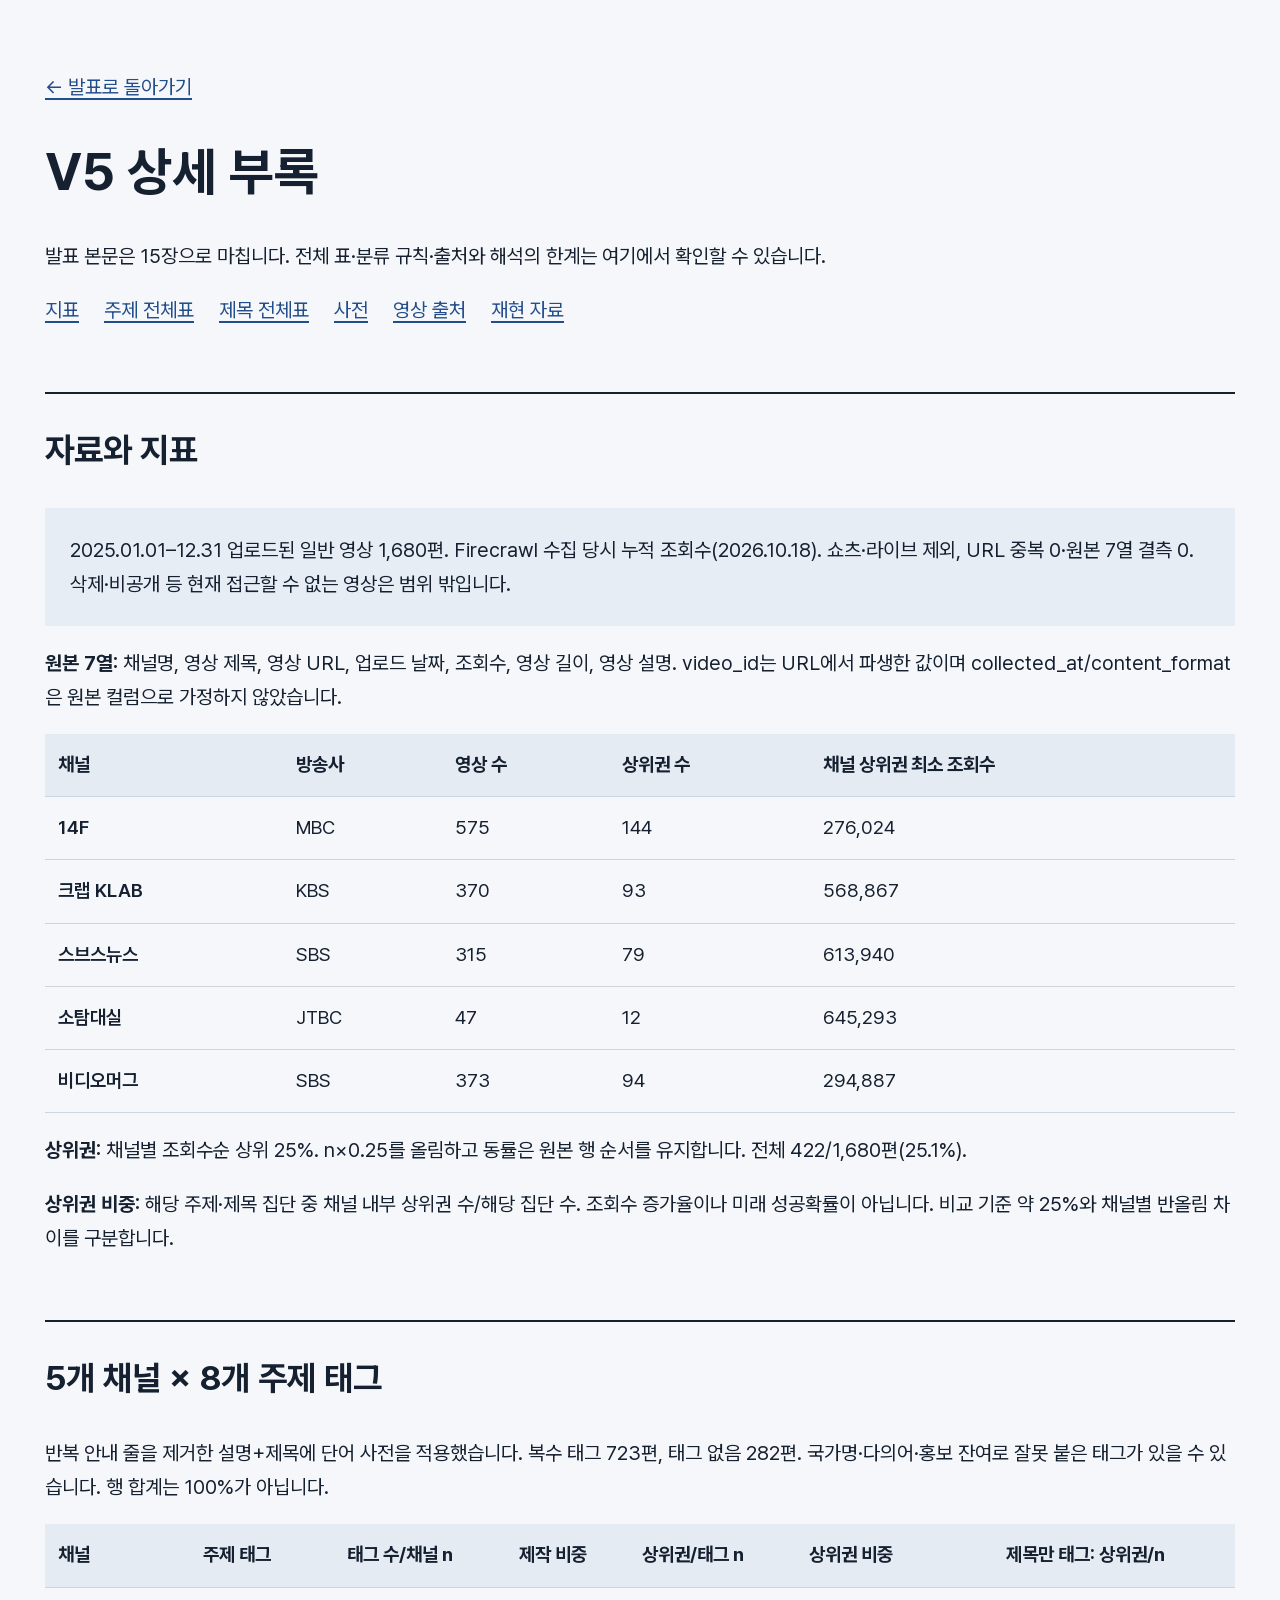
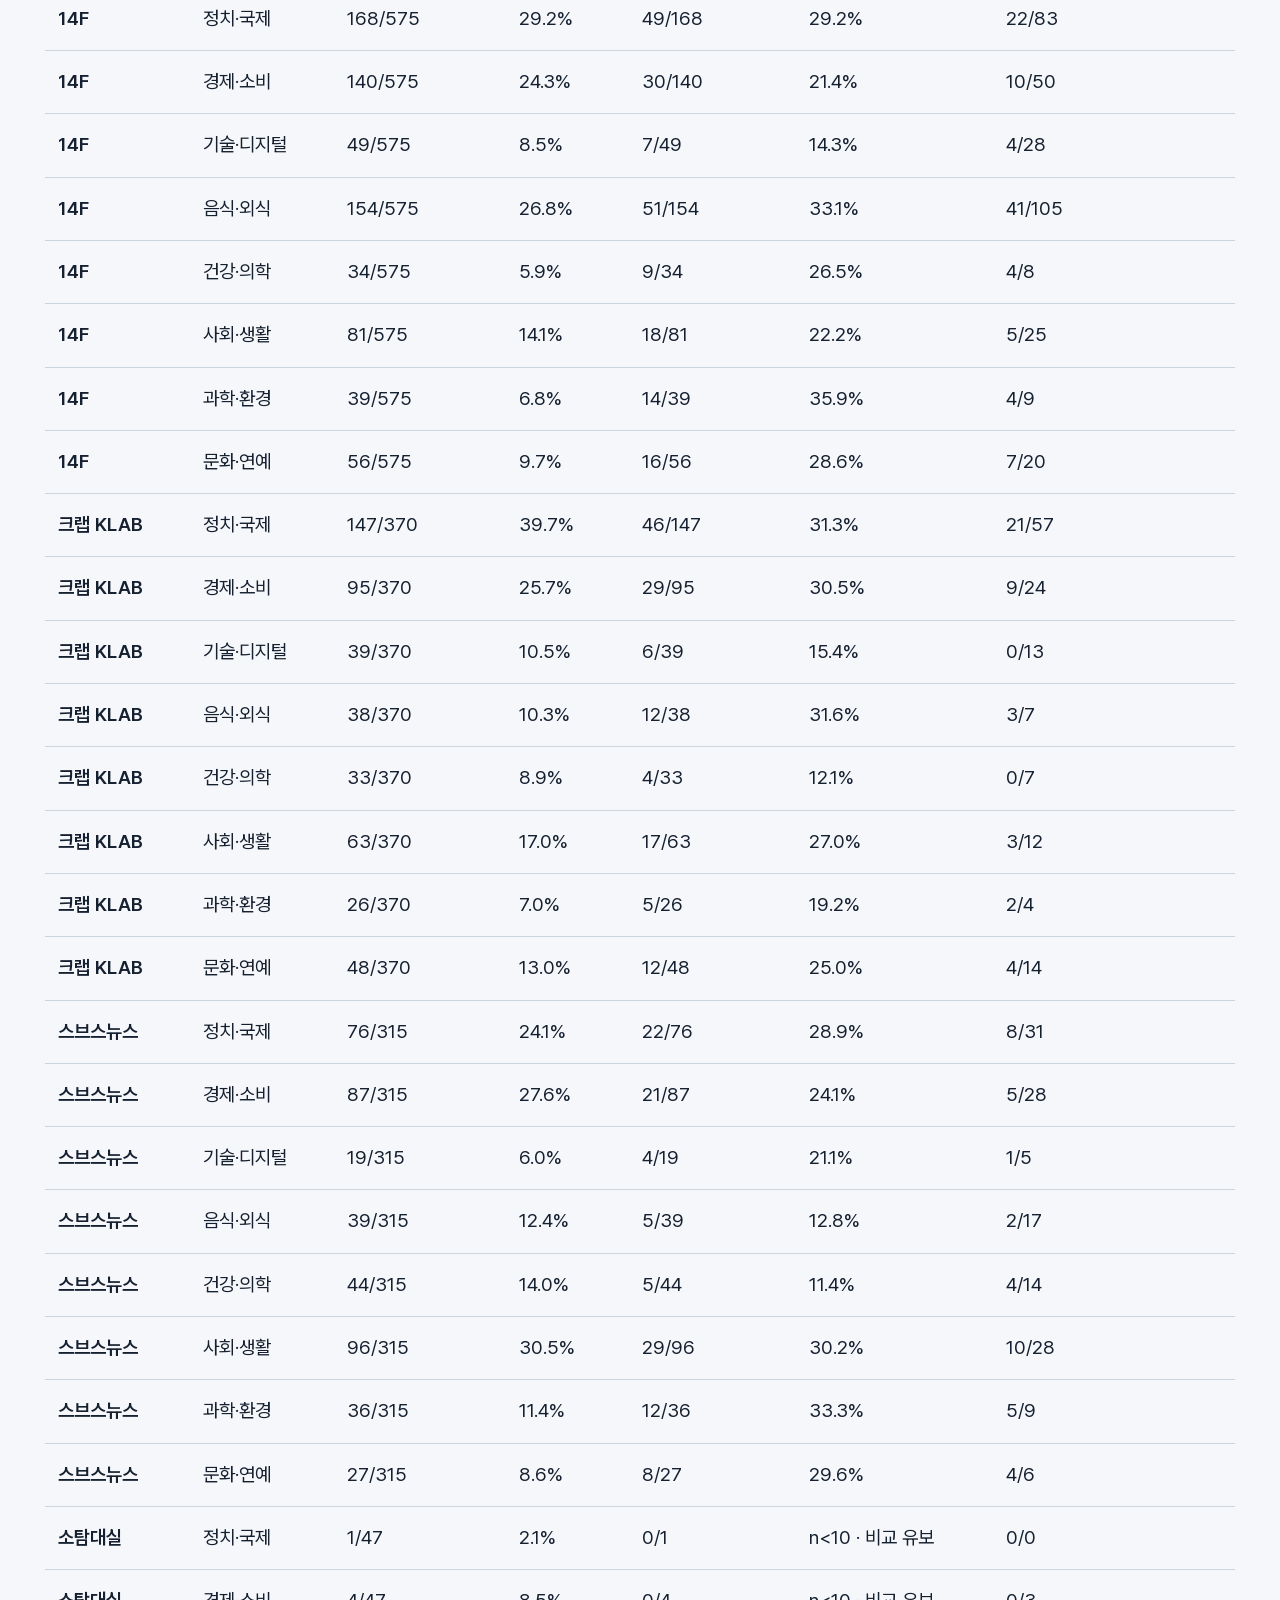
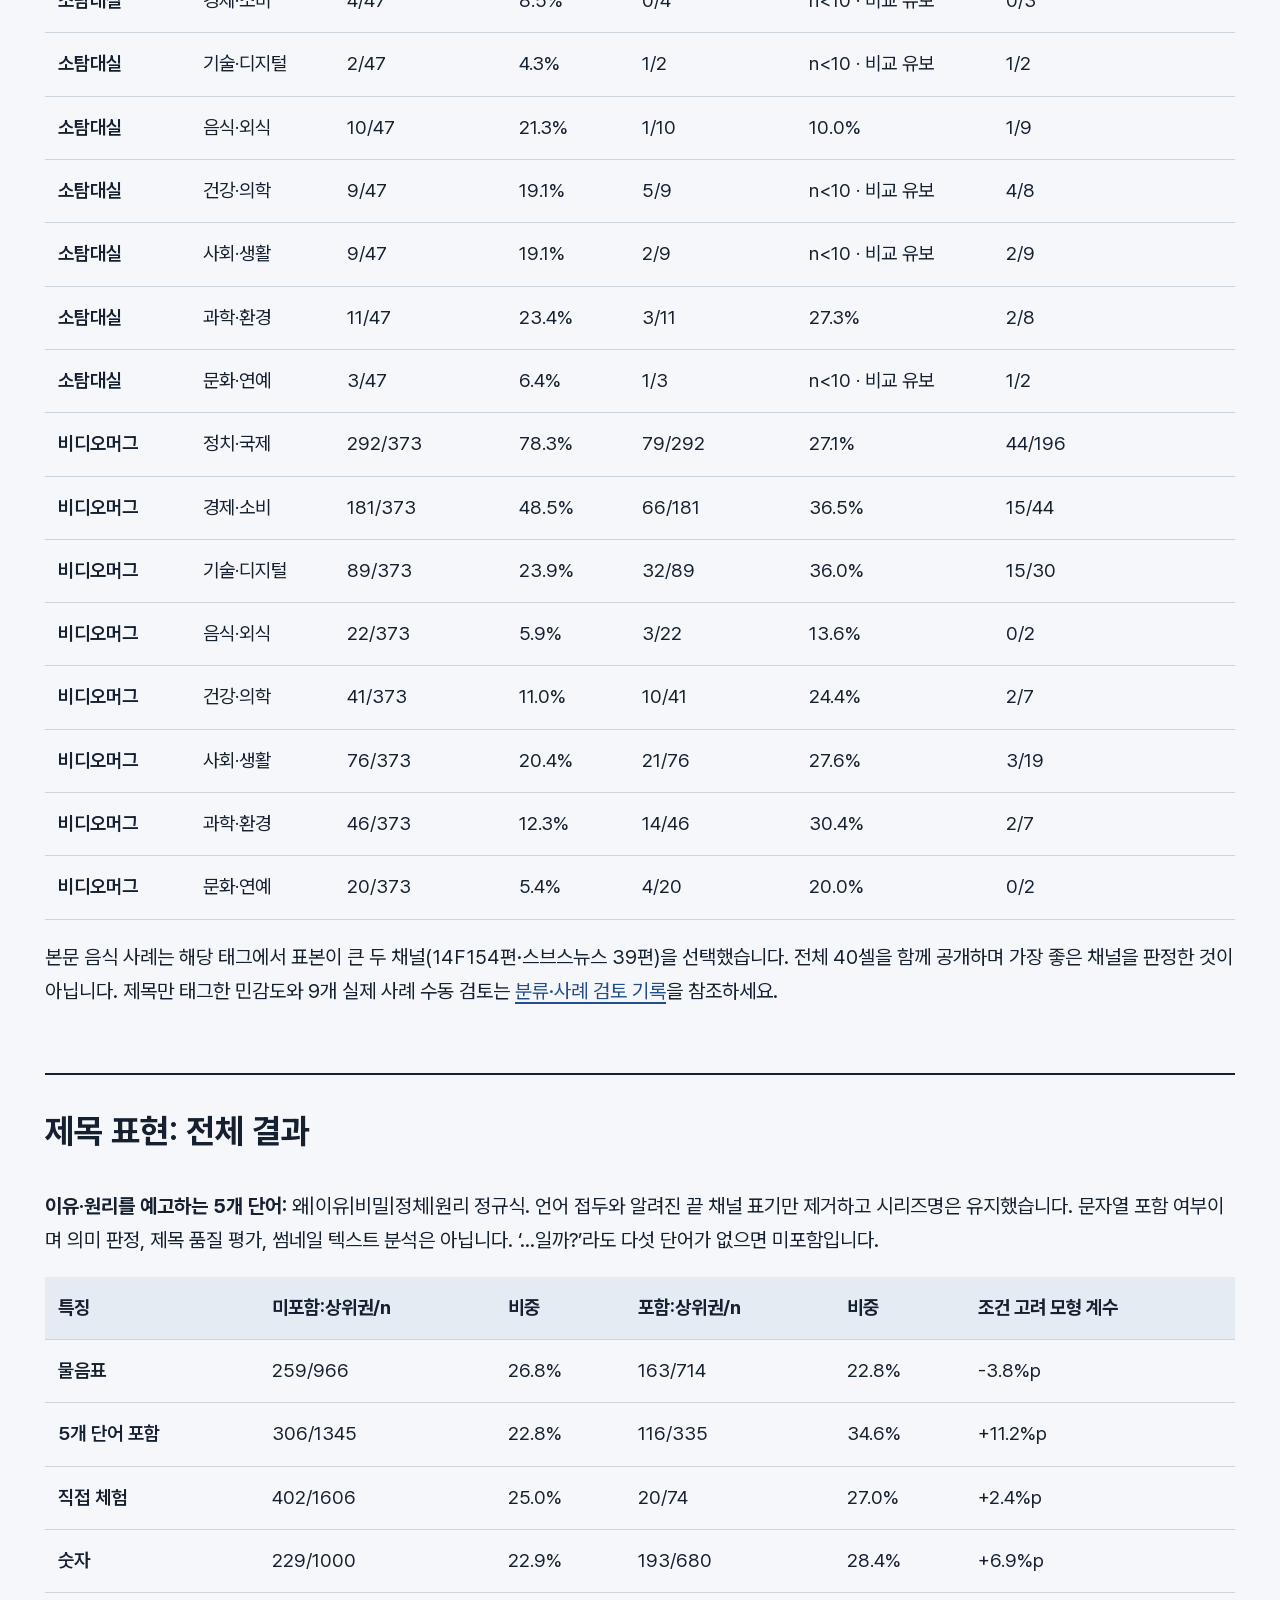
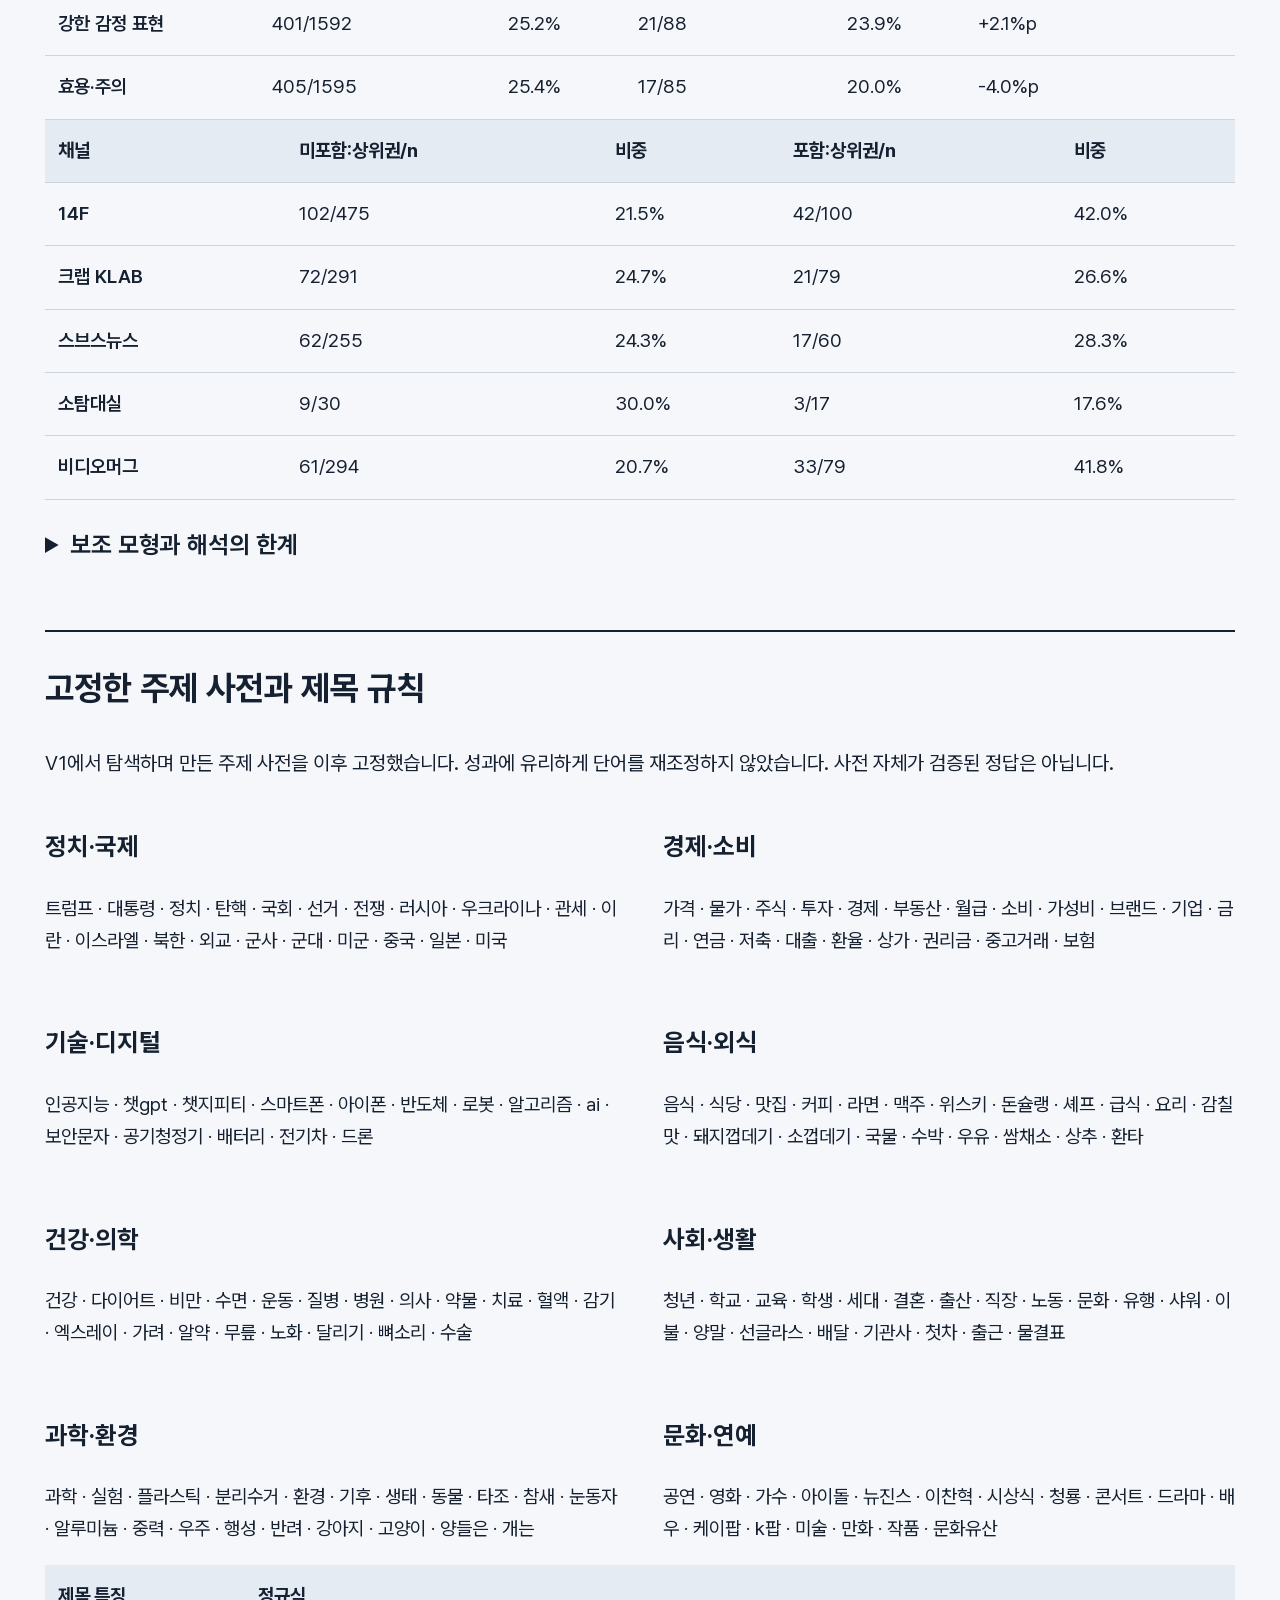
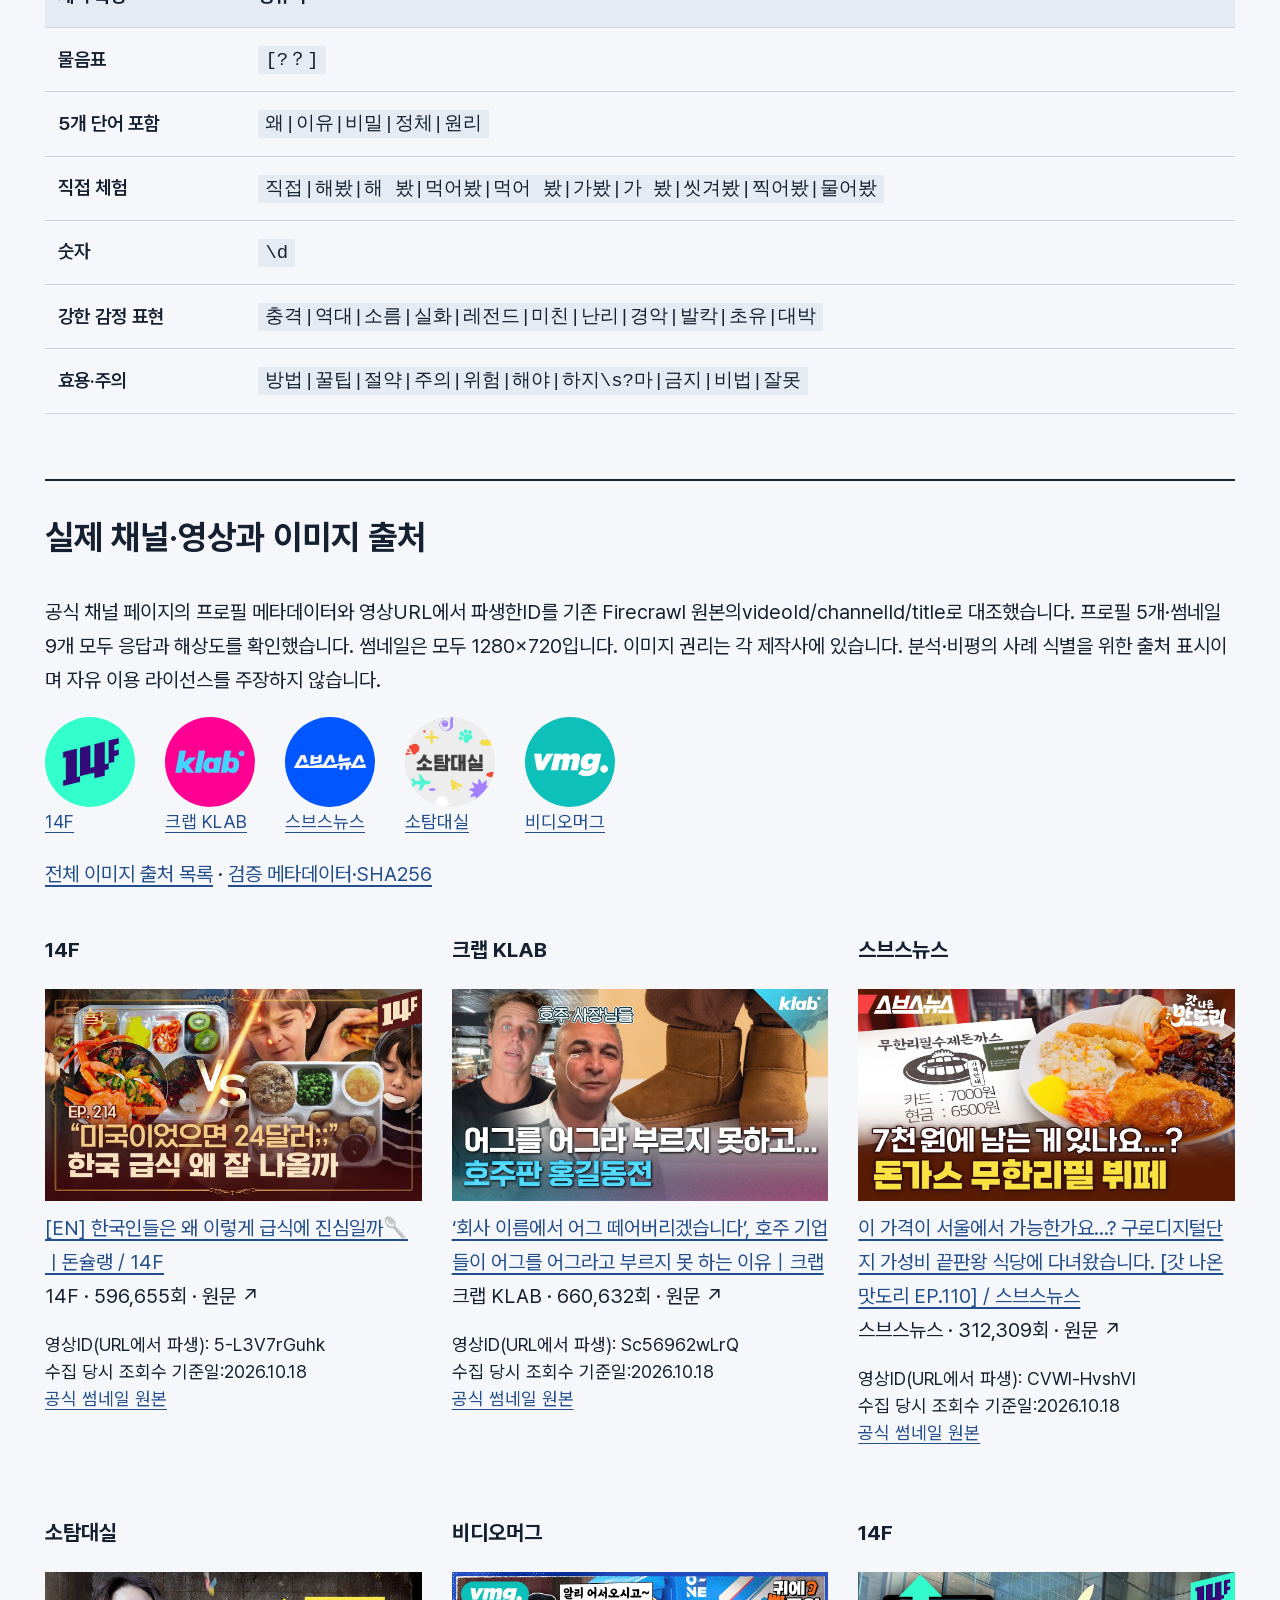
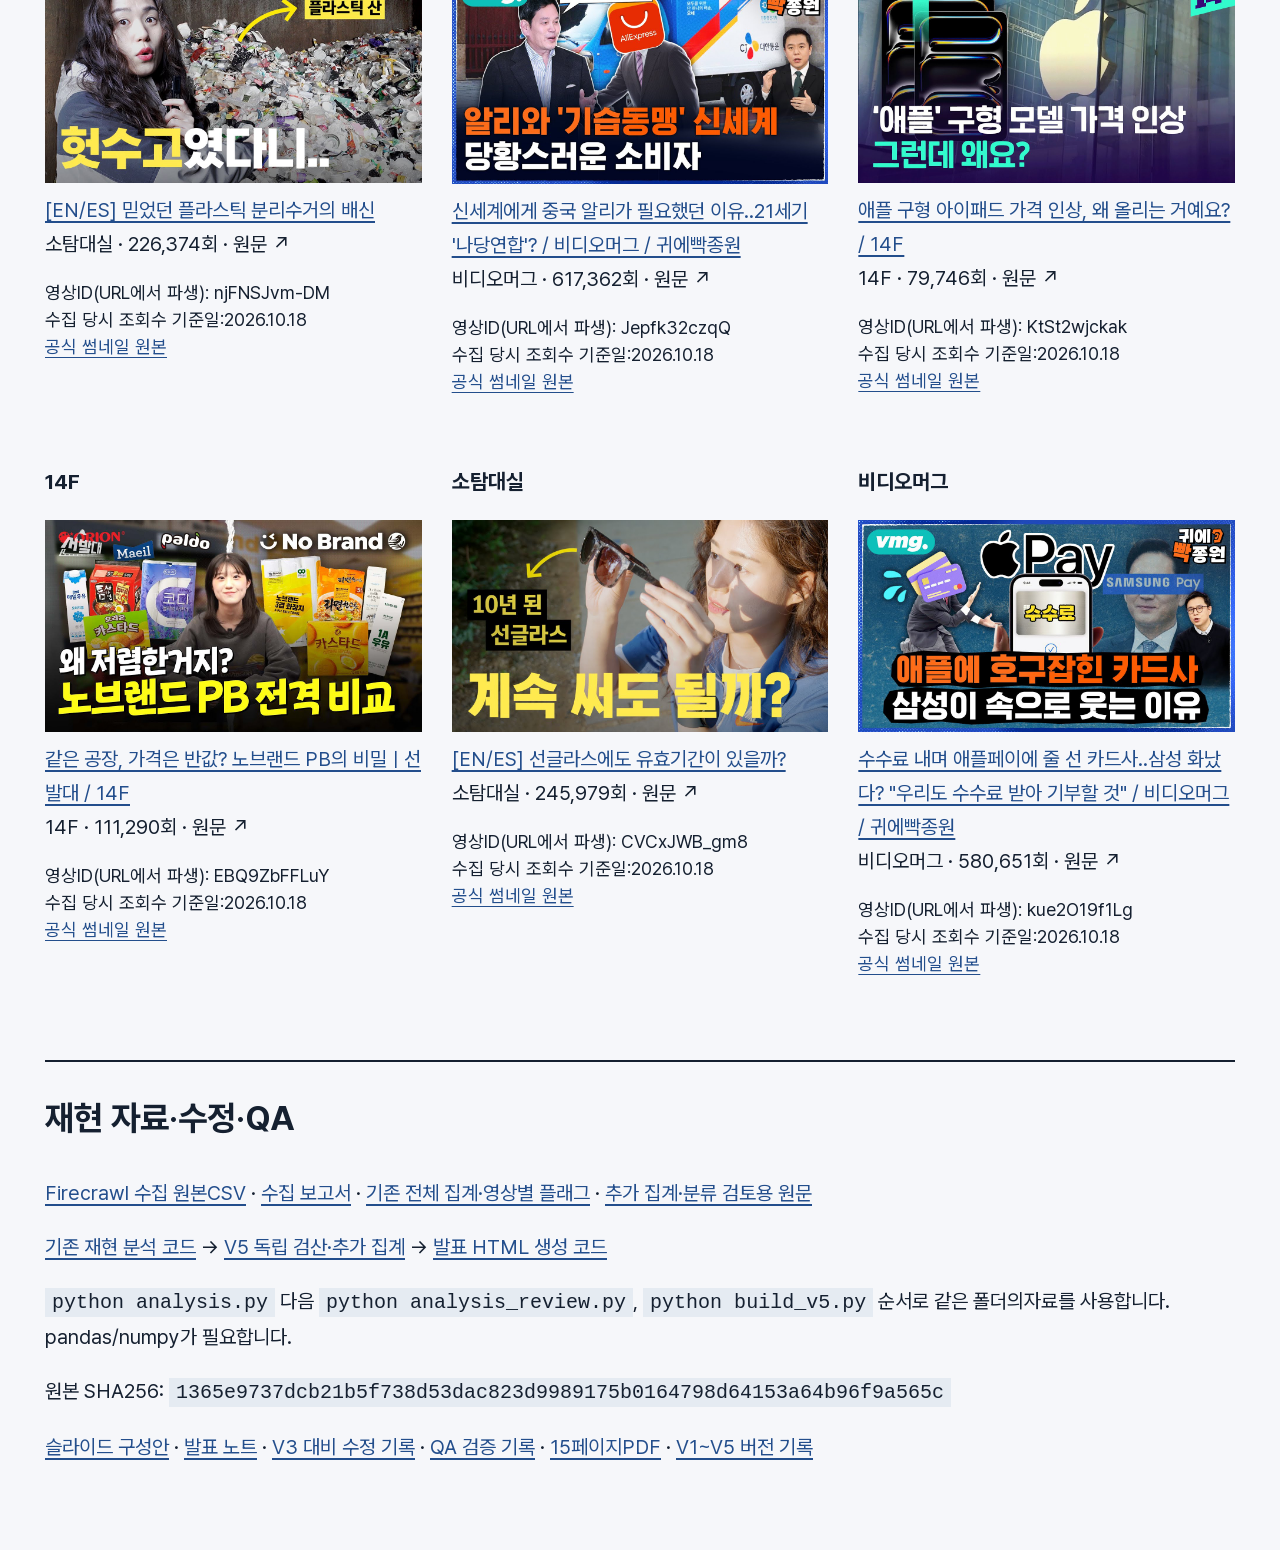
<file: versions/v5/appendix.html>
<!doctype html><html lang="ko"><head><meta charset="utf-8"><meta name="viewport" content="width=device-width,initial-scale=1"><title>V5 상세 부록 · 주제와 제목의 단서</title><style>@font-face{font-family:Pretendard;src:url(assets/PretendardVariable.woff2)}*{box-sizing:border-box}body{margin:0;background:#f6f7fa;color:#152030;font:20px/1.7 Pretendard,"Malgun Gothic",sans-serif}main{max-width:1450px;margin:auto;padding:70px 45px}h1{font-size:52px;line-height:1.25}h2{font-size:34px;margin-top:65px;padding-top:28px;border-top:2px solid #152030}h3{font-size:25px}a{color:#234e8c;text-underline-offset:4px}nav{display:flex;gap:25px;flex-wrap:wrap}table{width:100%;border-collapse:collapse;font-size:19px;white-space:nowrap}th,td{padding:15px 13px;border-bottom:1px solid #ccd4de;text-align:left}th{background:#e5ebf2}td:first-child{font-weight:600}.table-scroll{overflow:auto}.notes{padding:25px;background:#e6edf4}.gallery{display:grid;grid-template-columns:repeat(3,1fr);gap:30px}.gallery img{width:100%;aspect-ratio:16/9;object-fit:contain}.gallery p{font-size:18px;line-height:1.5}.gallery h3{font-size:21px}code{background:#e5ebf2;padding:3px 7px}details{margin:25px 0}summary{font-size:24px;font-weight:650;cursor:pointer}.dictionary{display:grid;grid-template-columns:1fr 1fr;gap:20px 45px}.dictionary p{font-size:19px}.profile-row{display:flex;gap:30px;flex-wrap:wrap}.profile-row img{width:90px;height:90px;object-fit:contain;border-radius:50%;display:block}.profile-row a{font-size:18px}@media(max-width:750px){main{padding:30px 20px}h1{font-size:36px}.gallery,.dictionary{grid-template-columns:1fr}table{font-size:17px}}main{overflow-wrap:anywhere}.gallery{grid-template-columns:repeat(3,minmax(0,1fr))}.gallery img{height:auto}@media(max-width:750px){.gallery{grid-template-columns:1fr}}</style></head><body><main><a href="index.html#15">← 발표로 돌아가기</a><h1>V5 상세 부록</h1><p>발표 본문은 15장으로 마칩니다. 전체 표·분류 규칙·출처와 해석의 한계는 여기에서 확인할 수 있습니다.</p><nav><a href="#metrics">지표</a><a href="#topics">주제 전체표</a><a href="#titles">제목 전체표</a><a href="#rules">사전</a><a href="#images">영상 출처</a><a href="#files">재현 자료</a></nav>
<h2 id="metrics">자료와 지표</h2><div class="notes">2025.01.01–12.31 업로드된 일반 영상 1,680편. Firecrawl 수집 당시 누적 조회수(2026.10.18). 쇼츠·라이브 제외, URL 중복 0·원본 7열 결측 0. 삭제·비공개 등 현재 접근할 수 없는 영상은 범위 밖입니다.</div><p><b>원본 7열:</b> 채널명, 영상 제목, 영상 URL, 업로드 날짜, 조회수, 영상 길이, 영상 설명. video_id는 URL에서 파생한 값이며 collected_at/content_format은 원본 컬럼으로 가정하지 않았습니다.</p>
<div class="table-scroll"><table><thead><tr><th>채널</th><th>방송사</th><th>영상 수</th><th>상위권 수</th><th>채널 상위권 최소 조회수</th></tr></thead><tbody><tr><td>14F</td><td>MBC</td><td>575</td><td>144</td><td>276,024</td></tr><tr><td>크랩 KLAB</td><td>KBS</td><td>370</td><td>93</td><td>568,867</td></tr><tr><td>스브스뉴스</td><td>SBS</td><td>315</td><td>79</td><td>613,940</td></tr><tr><td>소탐대실</td><td>JTBC</td><td>47</td><td>12</td><td>645,293</td></tr><tr><td>비디오머그</td><td>SBS</td><td>373</td><td>94</td><td>294,887</td></tr></tbody></table></div>
<p><b>상위권:</b> 채널별 조회수순 상위 25%. n×0.25를 올림하고 동률은 원본 행 순서를 유지합니다. 전체 422/1,680편(25.1%).</p><p><b>상위권 비중:</b> 해당 주제·제목 집단 중 채널 내부 상위권 수/해당 집단 수. 조회수 증가율이나 미래 성공확률이 아닙니다. 비교 기준 약 25%와 채널별 반올림 차이를 구분합니다.</p><h2 id="topics">5개 채널 × 8개 주제 태그</h2><p>반복 안내 줄을 제거한 설명+제목에 단어 사전을 적용했습니다. 복수 태그 723편, 태그 없음 282편. 국가명·다의어·홍보 잔여로 잘못 붙은 태그가 있을 수 있습니다. 행 합계는 100%가 아닙니다.</p>
<div class="table-scroll"><table><thead><tr><th>채널</th><th>주제 태그</th><th>태그 수/채널 n</th><th>제작 비중</th><th>상위권/태그 n</th><th>상위권 비중</th><th>제목만 태그: 상위권/n</th></tr></thead><tbody><tr><td>14F</td><td>정치·국제</td><td>168/575</td><td>29.2%</td><td>49/168</td><td>29.2%</td><td>22/83</td></tr><tr><td>14F</td><td>경제·소비</td><td>140/575</td><td>24.3%</td><td>30/140</td><td>21.4%</td><td>10/50</td></tr><tr><td>14F</td><td>기술·디지털</td><td>49/575</td><td>8.5%</td><td>7/49</td><td>14.3%</td><td>4/28</td></tr><tr><td>14F</td><td>음식·외식</td><td>154/575</td><td>26.8%</td><td>51/154</td><td>33.1%</td><td>41/105</td></tr><tr><td>14F</td><td>건강·의학</td><td>34/575</td><td>5.9%</td><td>9/34</td><td>26.5%</td><td>4/8</td></tr><tr><td>14F</td><td>사회·생활</td><td>81/575</td><td>14.1%</td><td>18/81</td><td>22.2%</td><td>5/25</td></tr><tr><td>14F</td><td>과학·환경</td><td>39/575</td><td>6.8%</td><td>14/39</td><td>35.9%</td><td>4/9</td></tr><tr><td>14F</td><td>문화·연예</td><td>56/575</td><td>9.7%</td><td>16/56</td><td>28.6%</td><td>7/20</td></tr><tr><td>크랩 KLAB</td><td>정치·국제</td><td>147/370</td><td>39.7%</td><td>46/147</td><td>31.3%</td><td>21/57</td></tr><tr><td>크랩 KLAB</td><td>경제·소비</td><td>95/370</td><td>25.7%</td><td>29/95</td><td>30.5%</td><td>9/24</td></tr><tr><td>크랩 KLAB</td><td>기술·디지털</td><td>39/370</td><td>10.5%</td><td>6/39</td><td>15.4%</td><td>0/13</td></tr><tr><td>크랩 KLAB</td><td>음식·외식</td><td>38/370</td><td>10.3%</td><td>12/38</td><td>31.6%</td><td>3/7</td></tr><tr><td>크랩 KLAB</td><td>건강·의학</td><td>33/370</td><td>8.9%</td><td>4/33</td><td>12.1%</td><td>0/7</td></tr><tr><td>크랩 KLAB</td><td>사회·생활</td><td>63/370</td><td>17.0%</td><td>17/63</td><td>27.0%</td><td>3/12</td></tr><tr><td>크랩 KLAB</td><td>과학·환경</td><td>26/370</td><td>7.0%</td><td>5/26</td><td>19.2%</td><td>2/4</td></tr><tr><td>크랩 KLAB</td><td>문화·연예</td><td>48/370</td><td>13.0%</td><td>12/48</td><td>25.0%</td><td>4/14</td></tr><tr><td>스브스뉴스</td><td>정치·국제</td><td>76/315</td><td>24.1%</td><td>22/76</td><td>28.9%</td><td>8/31</td></tr><tr><td>스브스뉴스</td><td>경제·소비</td><td>87/315</td><td>27.6%</td><td>21/87</td><td>24.1%</td><td>5/28</td></tr><tr><td>스브스뉴스</td><td>기술·디지털</td><td>19/315</td><td>6.0%</td><td>4/19</td><td>21.1%</td><td>1/5</td></tr><tr><td>스브스뉴스</td><td>음식·외식</td><td>39/315</td><td>12.4%</td><td>5/39</td><td>12.8%</td><td>2/17</td></tr><tr><td>스브스뉴스</td><td>건강·의학</td><td>44/315</td><td>14.0%</td><td>5/44</td><td>11.4%</td><td>4/14</td></tr><tr><td>스브스뉴스</td><td>사회·생활</td><td>96/315</td><td>30.5%</td><td>29/96</td><td>30.2%</td><td>10/28</td></tr><tr><td>스브스뉴스</td><td>과학·환경</td><td>36/315</td><td>11.4%</td><td>12/36</td><td>33.3%</td><td>5/9</td></tr><tr><td>스브스뉴스</td><td>문화·연예</td><td>27/315</td><td>8.6%</td><td>8/27</td><td>29.6%</td><td>4/6</td></tr><tr><td>소탐대실</td><td>정치·국제</td><td>1/47</td><td>2.1%</td><td>0/1</td><td>n<10 · 비교 유보</td><td>0/0</td></tr><tr><td>소탐대실</td><td>경제·소비</td><td>4/47</td><td>8.5%</td><td>0/4</td><td>n<10 · 비교 유보</td><td>0/3</td></tr><tr><td>소탐대실</td><td>기술·디지털</td><td>2/47</td><td>4.3%</td><td>1/2</td><td>n<10 · 비교 유보</td><td>1/2</td></tr><tr><td>소탐대실</td><td>음식·외식</td><td>10/47</td><td>21.3%</td><td>1/10</td><td>10.0%</td><td>1/9</td></tr><tr><td>소탐대실</td><td>건강·의학</td><td>9/47</td><td>19.1%</td><td>5/9</td><td>n<10 · 비교 유보</td><td>4/8</td></tr><tr><td>소탐대실</td><td>사회·생활</td><td>9/47</td><td>19.1%</td><td>2/9</td><td>n<10 · 비교 유보</td><td>2/9</td></tr><tr><td>소탐대실</td><td>과학·환경</td><td>11/47</td><td>23.4%</td><td>3/11</td><td>27.3%</td><td>2/8</td></tr><tr><td>소탐대실</td><td>문화·연예</td><td>3/47</td><td>6.4%</td><td>1/3</td><td>n<10 · 비교 유보</td><td>1/2</td></tr><tr><td>비디오머그</td><td>정치·국제</td><td>292/373</td><td>78.3%</td><td>79/292</td><td>27.1%</td><td>44/196</td></tr><tr><td>비디오머그</td><td>경제·소비</td><td>181/373</td><td>48.5%</td><td>66/181</td><td>36.5%</td><td>15/44</td></tr><tr><td>비디오머그</td><td>기술·디지털</td><td>89/373</td><td>23.9%</td><td>32/89</td><td>36.0%</td><td>15/30</td></tr><tr><td>비디오머그</td><td>음식·외식</td><td>22/373</td><td>5.9%</td><td>3/22</td><td>13.6%</td><td>0/2</td></tr><tr><td>비디오머그</td><td>건강·의학</td><td>41/373</td><td>11.0%</td><td>10/41</td><td>24.4%</td><td>2/7</td></tr><tr><td>비디오머그</td><td>사회·생활</td><td>76/373</td><td>20.4%</td><td>21/76</td><td>27.6%</td><td>3/19</td></tr><tr><td>비디오머그</td><td>과학·환경</td><td>46/373</td><td>12.3%</td><td>14/46</td><td>30.4%</td><td>2/7</td></tr><tr><td>비디오머그</td><td>문화·연예</td><td>20/373</td><td>5.4%</td><td>4/20</td><td>20.0%</td><td>0/2</td></tr></tbody></table></div>
<p>본문 음식 사례는 해당 태그에서 표본이 큰 두 채널(14F154편·스브스뉴스 39편)을 선택했습니다. 전체 40셀을 함께 공개하며 가장 좋은 채널을 판정한 것이 아닙니다. 제목만 태그한 민감도와 9개 실제 사례 수동 검토는 <a href="analysis_review.md">분류·사례 검토 기록</a>을 참조하세요.</p><h2 id="titles">제목 표현: 전체 결과</h2><p><b>이유·원리를 예고하는 5개 단어:</b> 왜|이유|비밀|정체|원리 정규식. 언어 접두와 알려진 끝 채널 표기만 제거하고 시리즈명은 유지했습니다. 문자열 포함 여부이며 의미 판정, 제목 품질 평가, 썸네일 텍스트 분석은 아닙니다. ‘…일까?’라도 다섯 단어가 없으면 미포함입니다.</p>
<div class="table-scroll"><table><thead><tr><th>특징</th><th>미포함:상위권/n</th><th>비중</th><th>포함:상위권/n</th><th>비중</th><th>조건 고려 모형 계수</th></tr></thead><tbody><tr><td>물음표</td><td>259/966</td><td>26.8%</td><td>163/714</td><td>22.8%</td><td>-3.8%p</td></tr><tr><td>5개 단어 포함</td><td>306/1345</td><td>22.8%</td><td>116/335</td><td>34.6%</td><td>+11.2%p</td></tr><tr><td>직접 체험</td><td>402/1606</td><td>25.0%</td><td>20/74</td><td>27.0%</td><td>+2.4%p</td></tr><tr><td>숫자</td><td>229/1000</td><td>22.9%</td><td>193/680</td><td>28.4%</td><td>+6.9%p</td></tr><tr><td>강한 감정 표현</td><td>401/1592</td><td>25.2%</td><td>21/88</td><td>23.9%</td><td>+2.1%p</td></tr><tr><td>효용·주의</td><td>405/1595</td><td>25.4%</td><td>17/85</td><td>20.0%</td><td>-4.0%p</td></tr></tbody></table></div>
<div class="table-scroll"><table><thead><tr><th>채널</th><th>미포함:상위권/n</th><th>비중</th><th>포함:상위권/n</th><th>비중</th></tr></thead><tbody><tr><td>14F</td><td>102/475</td><td>21.5%</td><td>42/100</td><td>42.0%</td></tr><tr><td>크랩 KLAB</td><td>72/291</td><td>24.7%</td><td>21/79</td><td>26.6%</td></tr><tr><td>스브스뉴스</td><td>62/255</td><td>24.3%</td><td>17/60</td><td>28.3%</td></tr><tr><td>소탐대실</td><td>9/30</td><td>30.0%</td><td>3/17</td><td>17.6%</td></tr><tr><td>비디오머그</td><td>61/294</td><td>20.7%</td><td>33/79</td><td>41.8%</td></tr></tbody></table></div>
<details><summary>보조 모형과 해석의 한계</summary><p>V2/V3의 선형확률모형 결과를 그대로 유지했습니다. 상위권 여부 0/1을 채널, 게시 월, log2영상길이와 제곱, 제목 글자 수/10과 제곱, 주제 태그 8개, 제목 특징 6개로 설명한 계수입니다. 5개 단어의 기본 계수는+11.2%p, 주요 시리즈 표기를 추가하면+8.9%p입니다. 관찰상 연관성의 요약이며 단어를 넣어서 발생한 인과효과가 아닙니다. 유의성·외부 예측 성능을 검증했다는 주장을 하지 않습니다. 전체 사양·민감도는JSON과코드로 확인할 수 있습니다.</p><p>노출·썸네일·콘텐츠 내용·시리즈·형식·누적 관찰 기간·제목 수정 이력을 완전히 분리하지 못합니다. 조회수는 같은 수집 날짜의 누적값이어서 게시 시점에 따른 누적 기간 차이가 남습니다. 새 채널에 그대로 적용될지도 알 수 없습니다.</p></details><h2 id="rules">고정한 주제 사전과 제목 규칙</h2><p>V1에서 탐색하며 만든 주제 사전을 이후 고정했습니다. 성과에 유리하게 단어를 재조정하지 않았습니다. 사전 자체가 검증된 정답은 아닙니다.</p><div class="dictionary">
<div><h3>정치·국제</h3><p>트럼프 · 대통령 · 정치 · 탄핵 · 국회 · 선거 · 전쟁 · 러시아 · 우크라이나 · 관세 · 이란 · 이스라엘 · 북한 · 외교 · 군사 · 군대 · 미군 · 중국 · 일본 · 미국</p></div>
<div><h3>경제·소비</h3><p>가격 · 물가 · 주식 · 투자 · 경제 · 부동산 · 월급 · 소비 · 가성비 · 브랜드 · 기업 · 금리 · 연금 · 저축 · 대출 · 환율 · 상가 · 권리금 · 중고거래 · 보험</p></div>
<div><h3>기술·디지털</h3><p>인공지능 · 챗gpt · 챗지피티 · 스마트폰 · 아이폰 · 반도체 · 로봇 · 알고리즘 · ai · 보안문자 · 공기청정기 · 배터리 · 전기차 · 드론</p></div>
<div><h3>음식·외식</h3><p>음식 · 식당 · 맛집 · 커피 · 라면 · 맥주 · 위스키 · 돈슐랭 · 셰프 · 급식 · 요리 · 감칠맛 · 돼지껍데기 · 소껍데기 · 국물 · 수박 · 우유 · 쌈채소 · 상추 · 환타</p></div>
<div><h3>건강·의학</h3><p>건강 · 다이어트 · 비만 · 수면 · 운동 · 질병 · 병원 · 의사 · 약물 · 치료 · 혈액 · 감기 · 엑스레이 · 가려 · 알약 · 무릎 · 노화 · 달리기 · 뼈소리 · 수술</p></div>
<div><h3>사회·생활</h3><p>청년 · 학교 · 교육 · 학생 · 세대 · 결혼 · 출산 · 직장 · 노동 · 문화 · 유행 · 샤워 · 이불 · 양말 · 선글라스 · 배달 · 기관사 · 첫차 · 출근 · 물결표</p></div>
<div><h3>과학·환경</h3><p>과학 · 실험 · 플라스틱 · 분리수거 · 환경 · 기후 · 생태 · 동물 · 타조 · 참새 · 눈동자 · 알루미늄 · 중력 · 우주 · 행성 · 반려 · 강아지 · 고양이 · 양들은 · 개는</p></div>
<div><h3>문화·연예</h3><p>공연 · 영화 · 가수 · 아이돌 · 뉴진스 · 이찬혁 · 시상식 · 청룡 · 콘서트 · 드라마 · 배우 · 케이팝 · k팝 · 미술 · 만화 · 작품 · 문화유산</p></div>
</div><div class="table-scroll"><table><thead><tr><th>제목 특징</th><th>정규식</th></tr></thead><tbody><tr><td>물음표</td><td><code>[?？]</code></td></tr><tr><td>5개 단어 포함</td><td><code>왜|이유|비밀|정체|원리</code></td></tr><tr><td>직접 체험</td><td><code>직접|해봤|해 봤|먹어봤|먹어 봤|가봤|가 봤|씻겨봤|찍어봤|물어봤</code></td></tr><tr><td>숫자</td><td><code>\d</code></td></tr><tr><td>강한 감정 표현</td><td><code>충격|역대|소름|실화|레전드|미친|난리|경악|발칵|초유|대박</code></td></tr><tr><td>효용·주의</td><td><code>방법|꿀팁|절약|주의|위험|해야|하지\s?마|금지|비법|잘못</code></td></tr></tbody></table></div>
<h2 id="images">실제 채널·영상과 이미지 출처</h2><p>공식 채널 페이지의 프로필 메타데이터와 영상URL에서 파생한ID를 기존 Firecrawl 원본의videoId/channelId/title로 대조했습니다. 프로필 5개·썸네일 9개 모두 응답과 해상도를 확인했습니다. 썸네일은 모두 1280×720입니다. 이미지 권리는 각 제작사에 있습니다. 분석·비평의 사례 식별을 위한 출처 표시이며 자유 이용 라이선스를 주장하지 않습니다.</p><div class="profile-row"><a href="https://www.youtube.com/channel/UCLKuglhGlMmDteQKoniENIQ" target="_blank" rel="noopener"><img class="profile" src="assets/v4/profile_14f.jpg" alt="14F 공식 채널 프로필" width="108" height="108">14F</a><a href="https://www.youtube.com/channel/UCoxT1kQSLq564FwpK473w-g" target="_blank" rel="noopener"><img class="profile" src="assets/v4/profile_klab.jpg" alt="크랩 KLAB 공식 채널 프로필" width="108" height="108">크랩 KLAB</a><a href="https://www.youtube.com/channel/UCQabORQKQRHP-iUqe-xIFvg" target="_blank" rel="noopener"><img class="profile" src="assets/v4/profile_subusu.jpg" alt="스브스뉴스 공식 채널 프로필" width="108" height="108">스브스뉴스</a><a href="https://www.youtube.com/channel/UChuNP1cNlhUkUOQzBbH-C_Q" target="_blank" rel="noopener"><img class="profile" src="assets/v4/profile_sotam.jpg" alt="소탐대실 공식 채널 프로필" width="108" height="108">소탐대실</a><a href="https://www.youtube.com/channel/UCMEbRpvuwTbXxGiyDb1mT8w" target="_blank" rel="noopener"><img class="profile" src="assets/v4/profile_videomug.jpg" alt="비디오머그 공식 채널 프로필" width="108" height="108">비디오머그</a></div><p><a href="image_sources.md">전체 이미지 출처 목록</a> · <a href="image_sources.json">검증 메타데이터·SHA256</a></p><div class="gallery">
<article><h3>14F</h3><a class="video-link" data-video-id="5-L3V7rGuhk" href="https://www.youtube.com/watch?v=5-L3V7rGuhk" target="_blank" rel="noopener" title="[EN] 한국인들은 왜 이렇게 급식에 진심일까🥄ㅣ돈슐랭 / 14F"><img src="assets/v4/5-L3V7rGuhk.jpg" alt="14F: [EN] 한국인들은 왜 이렇게 급식에 진심일까🥄ㅣ돈슐랭 / 14F" width="1280" height="720"><div class="video-title">[EN] 한국인들은 왜 이렇게 급식에 진심일까🥄ㅣ돈슐랭 / 14F</div></a><div class="video-meta">14F · 596,655회 · 원문 ↗</div><p>영상ID(URL에서 파생): 5-L3V7rGuhk<br>수집 당시 조회수 기준일:2026.10.18<br><a href="https://i.ytimg.com/vi/5-L3V7rGuhk/maxresdefault.jpg">공식 썸네일 원본</a></p></article>
<article><h3>크랩 KLAB</h3><a class="video-link" data-video-id="Sc56962wLrQ" href="https://www.youtube.com/watch?v=Sc56962wLrQ" target="_blank" rel="noopener" title="‘회사 이름에서 어그 떼어버리겠습니다’, 호주 기업들이 어그를 어그라고 부르지 못 하는 이유｜크랩"><img src="assets/v4/Sc56962wLrQ.jpg" alt="크랩 KLAB: ‘회사 이름에서 어그 떼어버리겠습니다’, 호주 기업들이 어그를 어그라고 부르지 못 하는 이유｜크랩" width="1280" height="720"><div class="video-title">‘회사 이름에서 어그 떼어버리겠습니다’, 호주 기업들이 어그를 어그라고 부르지 못 하는 이유｜크랩</div></a><div class="video-meta">크랩 KLAB · 660,632회 · 원문 ↗</div><p>영상ID(URL에서 파생): Sc56962wLrQ<br>수집 당시 조회수 기준일:2026.10.18<br><a href="https://i.ytimg.com/vi/Sc56962wLrQ/maxresdefault.jpg">공식 썸네일 원본</a></p></article>
<article><h3>스브스뉴스</h3><a class="video-link" data-video-id="CVWl-HvshVI" href="https://www.youtube.com/watch?v=CVWl-HvshVI" target="_blank" rel="noopener" title="이 가격이 서울에서 가능한가요...? 구로디지털단지 가성비 끝판왕 식당에 다녀왔습니다. [갓 나온 맛도리 EP.110] / 스브스뉴스"><img src="assets/v4/CVWl-HvshVI.jpg" alt="스브스뉴스: 이 가격이 서울에서 가능한가요...? 구로디지털단지 가성비 끝판왕 식당에 다녀왔습니다. [갓 나온 맛도리 EP.110] / 스브스뉴스" width="1280" height="720"><div class="video-title">이 가격이 서울에서 가능한가요...? 구로디지털단지 가성비 끝판왕 식당에 다녀왔습니다. [갓 나온 맛도리 EP.110] / 스브스뉴스</div></a><div class="video-meta">스브스뉴스 · 312,309회 · 원문 ↗</div><p>영상ID(URL에서 파생): CVWl-HvshVI<br>수집 당시 조회수 기준일:2026.10.18<br><a href="https://i.ytimg.com/vi/CVWl-HvshVI/maxresdefault.jpg">공식 썸네일 원본</a></p></article>
<article><h3>소탐대실</h3><a class="video-link" data-video-id="njFNSJvm-DM" href="https://www.youtube.com/watch?v=njFNSJvm-DM" target="_blank" rel="noopener" title="[EN/ES] 믿었던 플라스틱 분리수거의 배신"><img src="assets/v4/njFNSJvm-DM.jpg" alt="소탐대실: [EN/ES] 믿었던 플라스틱 분리수거의 배신" width="1280" height="720"><div class="video-title">[EN/ES] 믿었던 플라스틱 분리수거의 배신</div></a><div class="video-meta">소탐대실 · 226,374회 · 원문 ↗</div><p>영상ID(URL에서 파생): njFNSJvm-DM<br>수집 당시 조회수 기준일:2026.10.18<br><a href="https://i.ytimg.com/vi/njFNSJvm-DM/maxresdefault.jpg">공식 썸네일 원본</a></p></article>
<article><h3>비디오머그</h3><a class="video-link" data-video-id="Jepfk32czqQ" href="https://www.youtube.com/watch?v=Jepfk32czqQ" target="_blank" rel="noopener" title="신세계에게 중국 알리가 필요했던 이유..21세기 &#x27;나당연합&#x27;? / 비디오머그 / 귀에빡종원"><img src="assets/v4/Jepfk32czqQ.jpg" alt="비디오머그: 신세계에게 중국 알리가 필요했던 이유..21세기 &#x27;나당연합&#x27;? / 비디오머그 / 귀에빡종원" width="1280" height="720"><div class="video-title">신세계에게 중국 알리가 필요했던 이유..21세기 &#x27;나당연합&#x27;? / 비디오머그 / 귀에빡종원</div></a><div class="video-meta">비디오머그 · 617,362회 · 원문 ↗</div><p>영상ID(URL에서 파생): Jepfk32czqQ<br>수집 당시 조회수 기준일:2026.10.18<br><a href="https://i.ytimg.com/vi/Jepfk32czqQ/maxresdefault.jpg">공식 썸네일 원본</a></p></article>
<article><h3>14F</h3><a class="video-link" data-video-id="KtSt2wjckak" href="https://www.youtube.com/watch?v=KtSt2wjckak" target="_blank" rel="noopener" title="애플 구형 아이패드 가격 인상,  왜 올리는 거예요? / 14F"><img src="assets/v4/KtSt2wjckak.jpg" alt="14F: 애플 구형 아이패드 가격 인상,  왜 올리는 거예요? / 14F" width="1280" height="720"><div class="video-title">애플 구형 아이패드 가격 인상,  왜 올리는 거예요? / 14F</div></a><div class="video-meta">14F · 79,746회 · 원문 ↗</div><p>영상ID(URL에서 파생): KtSt2wjckak<br>수집 당시 조회수 기준일:2026.10.18<br><a href="https://i.ytimg.com/vi/KtSt2wjckak/maxresdefault.jpg">공식 썸네일 원본</a></p></article>
<article><h3>14F</h3><a class="video-link" data-video-id="EBQ9ZbFFLuY" href="https://www.youtube.com/watch?v=EBQ9ZbFFLuY" target="_blank" rel="noopener" title="같은 공장, 가격은 반값? 노브랜드 PB의 비밀ㅣ선발대 / 14F"><img src="assets/v4/EBQ9ZbFFLuY.jpg" alt="14F: 같은 공장, 가격은 반값? 노브랜드 PB의 비밀ㅣ선발대 / 14F" width="1280" height="720"><div class="video-title">같은 공장, 가격은 반값? 노브랜드 PB의 비밀ㅣ선발대 / 14F</div></a><div class="video-meta">14F · 111,290회 · 원문 ↗</div><p>영상ID(URL에서 파생): EBQ9ZbFFLuY<br>수집 당시 조회수 기준일:2026.10.18<br><a href="https://i.ytimg.com/vi/EBQ9ZbFFLuY/maxresdefault.jpg">공식 썸네일 원본</a></p></article>
<article><h3>소탐대실</h3><a class="video-link" data-video-id="CVCxJWB_gm8" href="https://www.youtube.com/watch?v=CVCxJWB_gm8" target="_blank" rel="noopener" title="[EN/ES] 선글라스에도 유효기간이 있을까?"><img src="assets/v4/CVCxJWB_gm8.jpg" alt="소탐대실: [EN/ES] 선글라스에도 유효기간이 있을까?" width="1280" height="720"><div class="video-title">[EN/ES] 선글라스에도 유효기간이 있을까?</div></a><div class="video-meta">소탐대실 · 245,979회 · 원문 ↗</div><p>영상ID(URL에서 파생): CVCxJWB_gm8<br>수집 당시 조회수 기준일:2026.10.18<br><a href="https://i.ytimg.com/vi/CVCxJWB_gm8/maxresdefault.jpg">공식 썸네일 원본</a></p></article>
<article><h3>비디오머그</h3><a class="video-link" data-video-id="kue2O19f1Lg" href="https://www.youtube.com/watch?v=kue2O19f1Lg" target="_blank" rel="noopener" title="수수료 내며 애플페이에 줄 선 카드사..삼성 화났다? &quot;우리도 수수료 받아 기부할 것&quot; / 비디오머그 / 귀에빡종원"><img src="assets/v4/kue2O19f1Lg.jpg" alt="비디오머그: 수수료 내며 애플페이에 줄 선 카드사..삼성 화났다? &quot;우리도 수수료 받아 기부할 것&quot; / 비디오머그 / 귀에빡종원" width="1280" height="720"><div class="video-title">수수료 내며 애플페이에 줄 선 카드사..삼성 화났다? &quot;우리도 수수료 받아 기부할 것&quot; / 비디오머그 / 귀에빡종원</div></a><div class="video-meta">비디오머그 · 580,651회 · 원문 ↗</div><p>영상ID(URL에서 파생): kue2O19f1Lg<br>수집 당시 조회수 기준일:2026.10.18<br><a href="https://i.ytimg.com/vi/kue2O19f1Lg/maxresdefault.jpg">공식 썸네일 원본</a></p></article>
</div><h2 id="files">재현 자료·수정·QA</h2><p><a href="source.csv">Firecrawl 수집 원본CSV</a> · <a href="collection_report.md">수집 보고서</a> · <a href="research_data.json">기존 전체 집계·영상별 플래그</a> · <a href="v4_metrics.json">추가 집계·분류 검토용 원문</a></p><p><a href="analysis.py">기존 재현 분석 코드</a> → <a href="analysis_review.py">V5 독립 검산·추가 집계</a> → <a href="build_v5.py">발표 HTML 생성 코드</a></p><p><code>python analysis.py</code> 다음 <code>python analysis_review.py</code>, <code>python build_v5.py</code> 순서로 같은 폴더의자료를 사용합니다. pandas/numpy가 필요합니다.</p><p>원본 SHA256: <code>1365e9737dcb21b5f738d53dac823d9989175b0164798d64153a64b96f9a565c</code></p><p><a href="improvement_plan.md">슬라이드 구성안</a> · <a href="speaker_notes.md">발표 노트</a> · <a href="revision_log.md">V3 대비 수정 기록</a> · <a href="qa_report.md">QA 검증 기록</a> · <a href="https://mschoooo.github.io/news-topic-views-2025/versions/v5/news-topics-v5.pdf">15페이지PDF</a> · <a href="https://mschoooo.github.io/news-topic-views-2025/versions/">V1~V5 버전 기록</a></p></main></body></html>
</file>
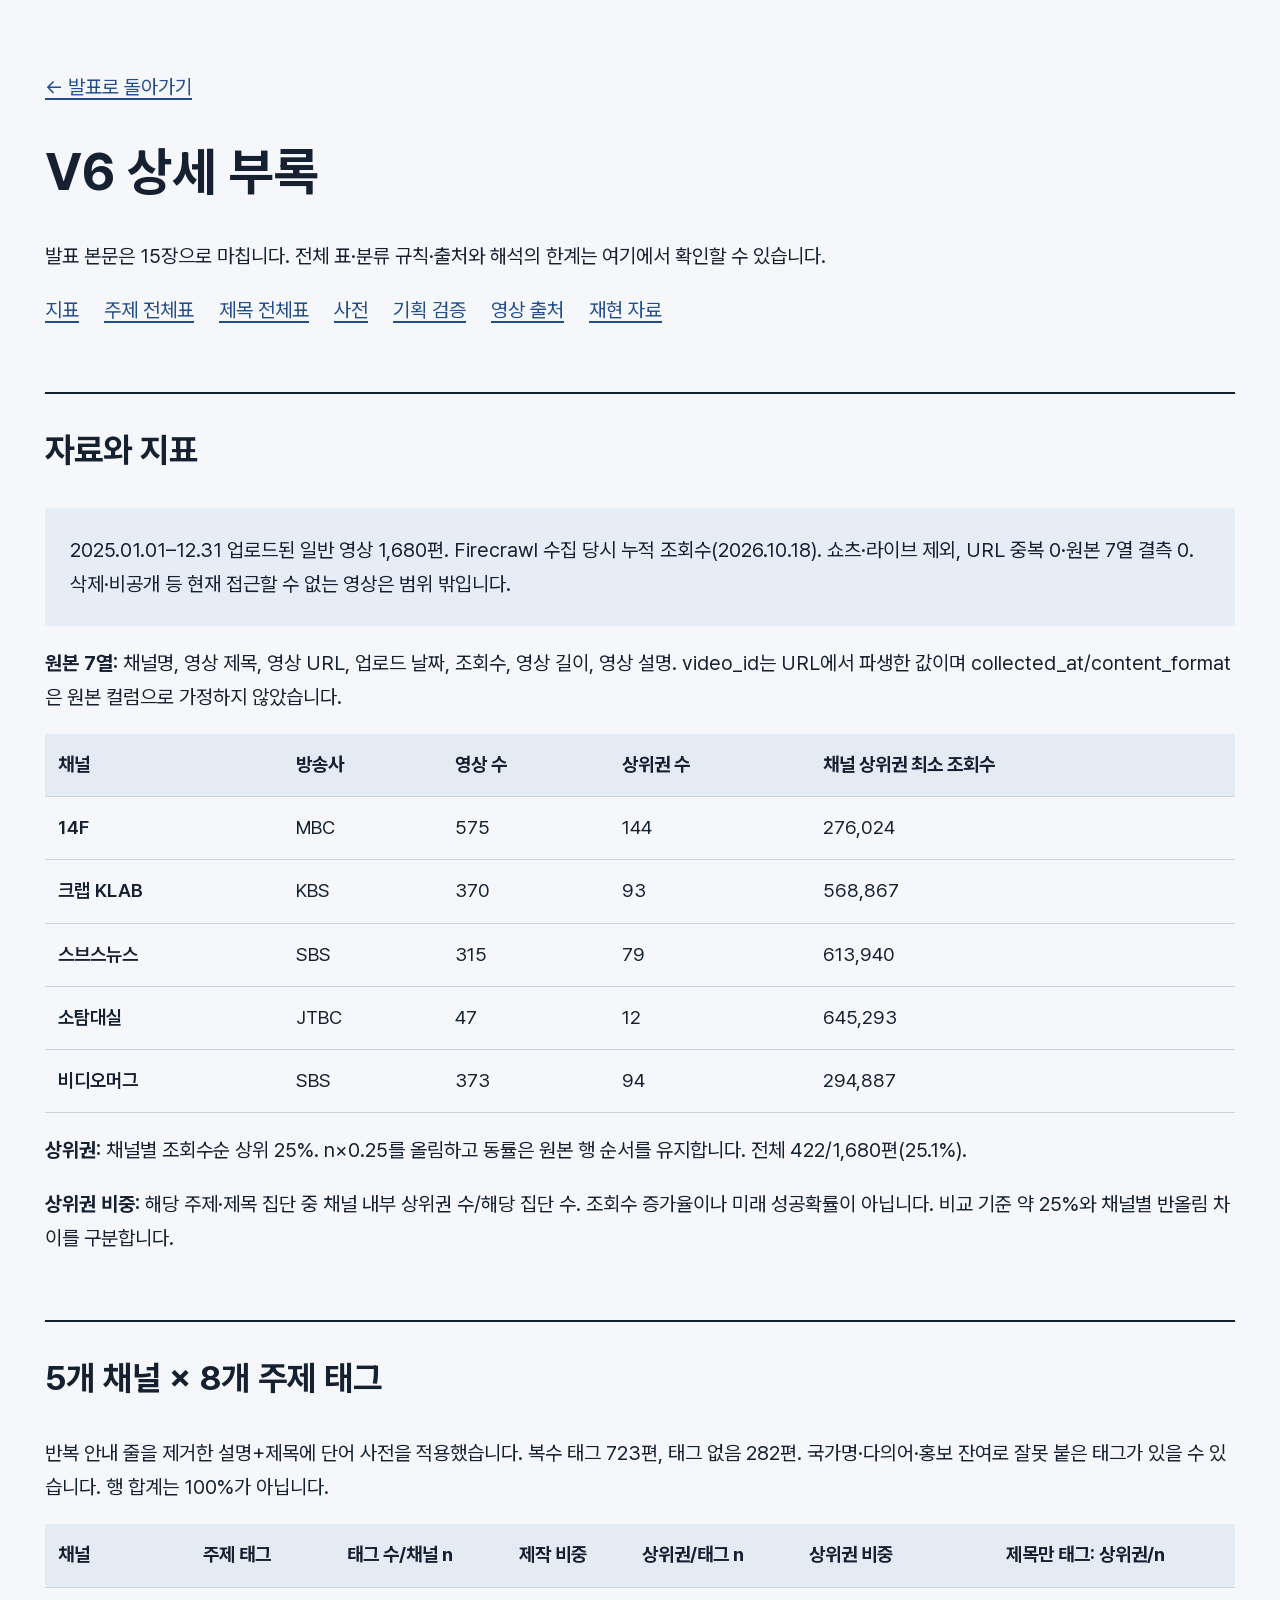
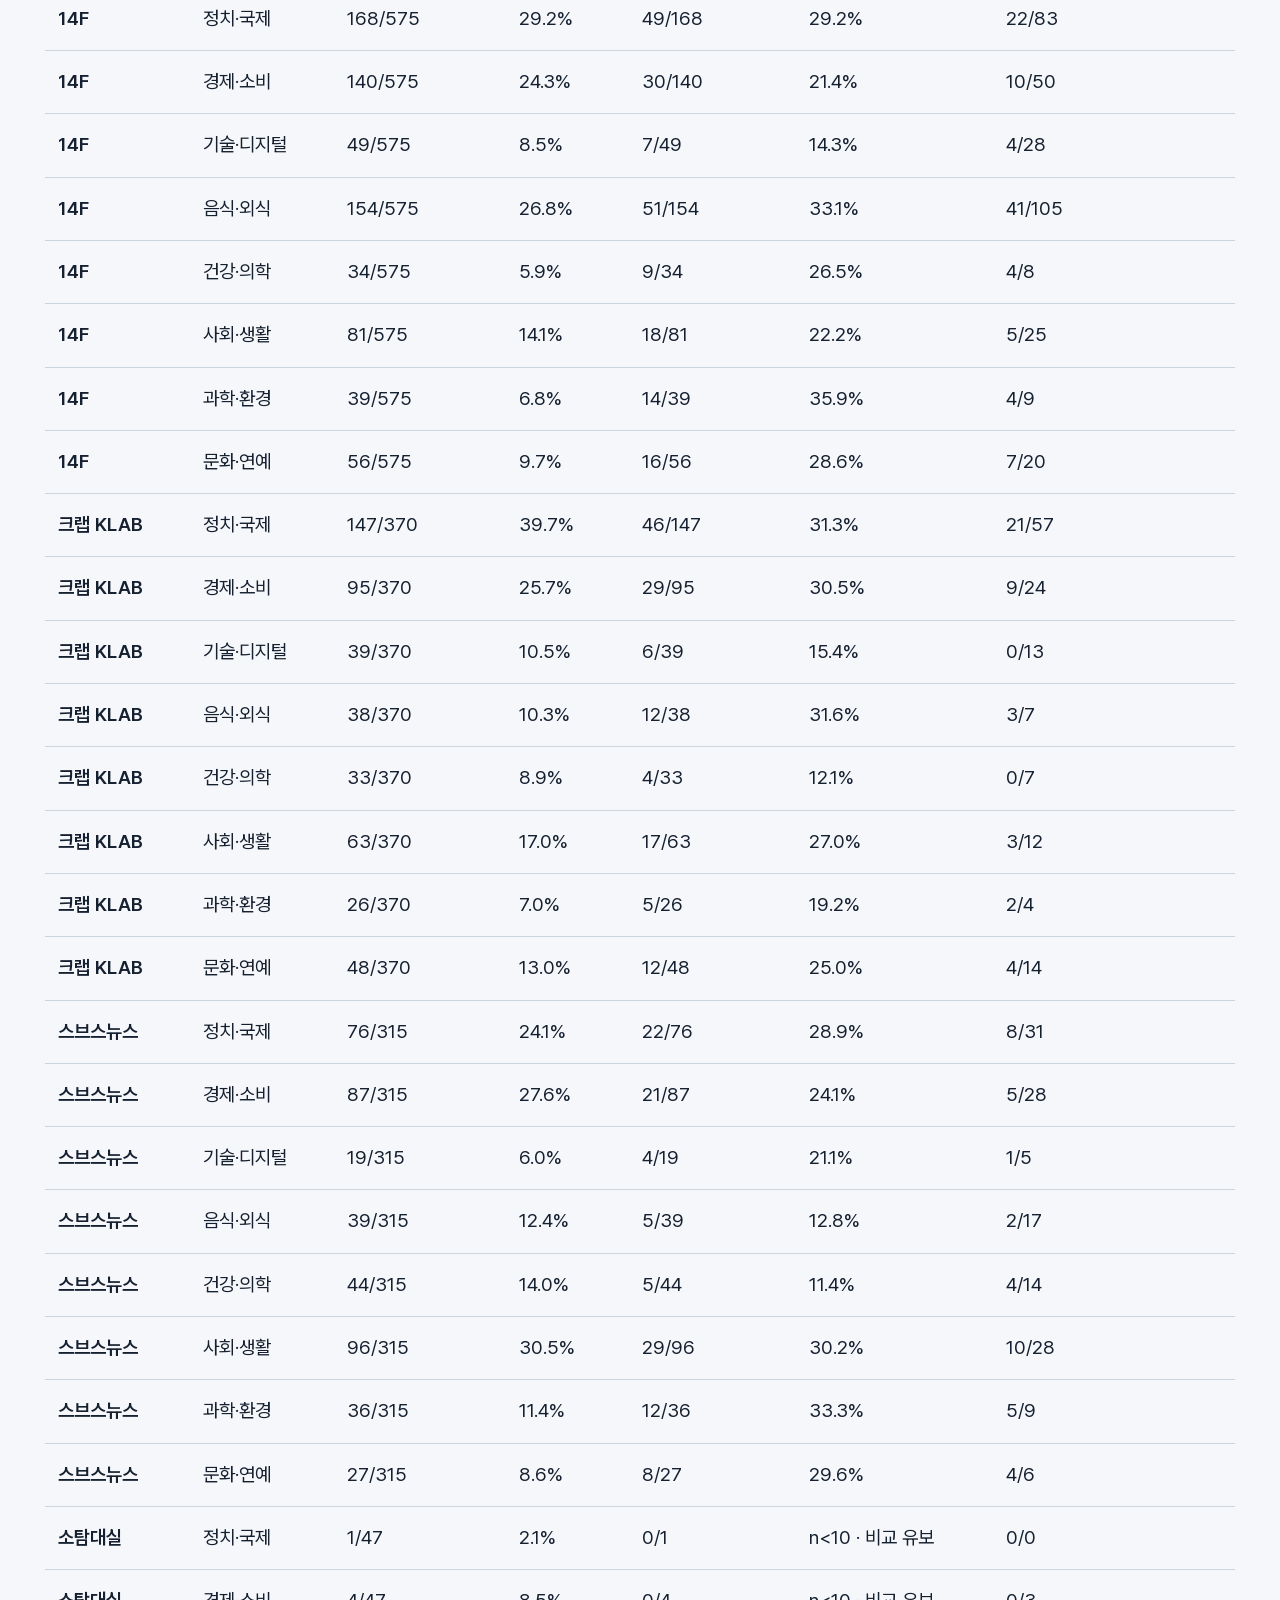
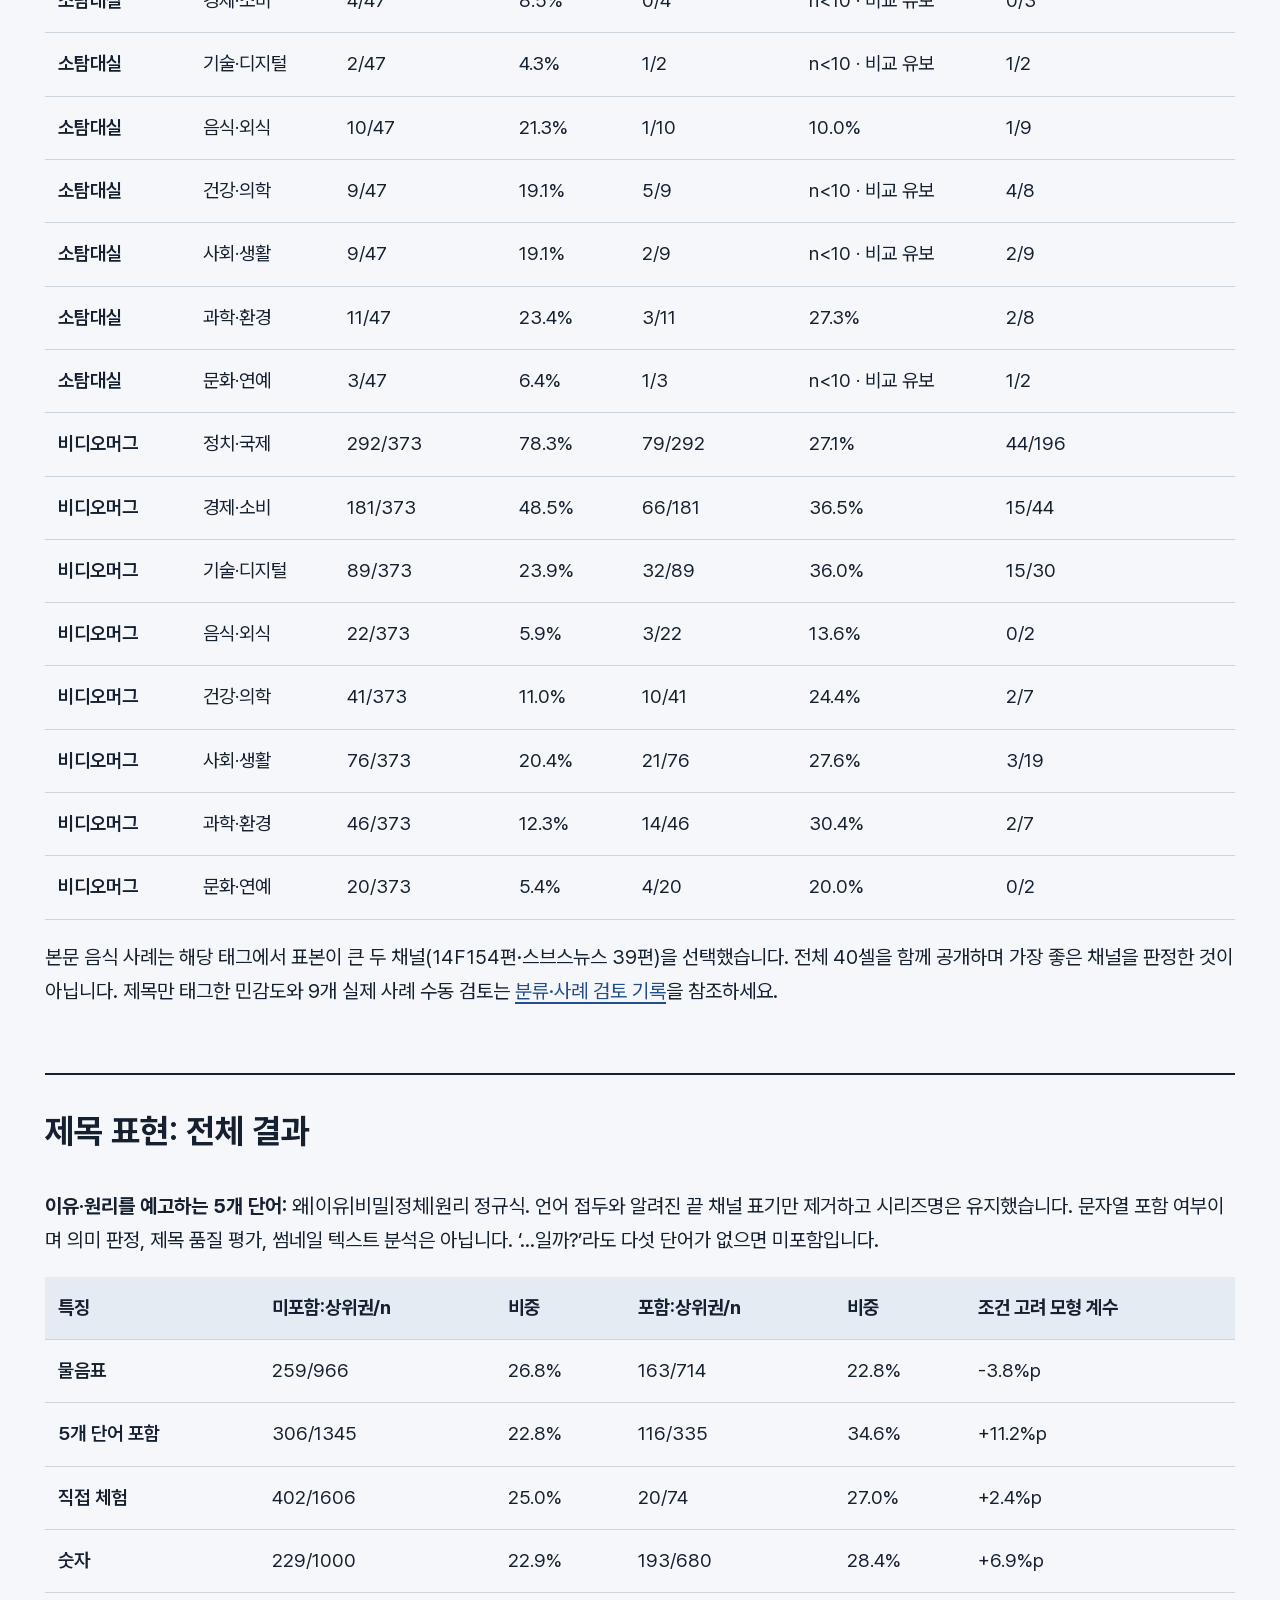
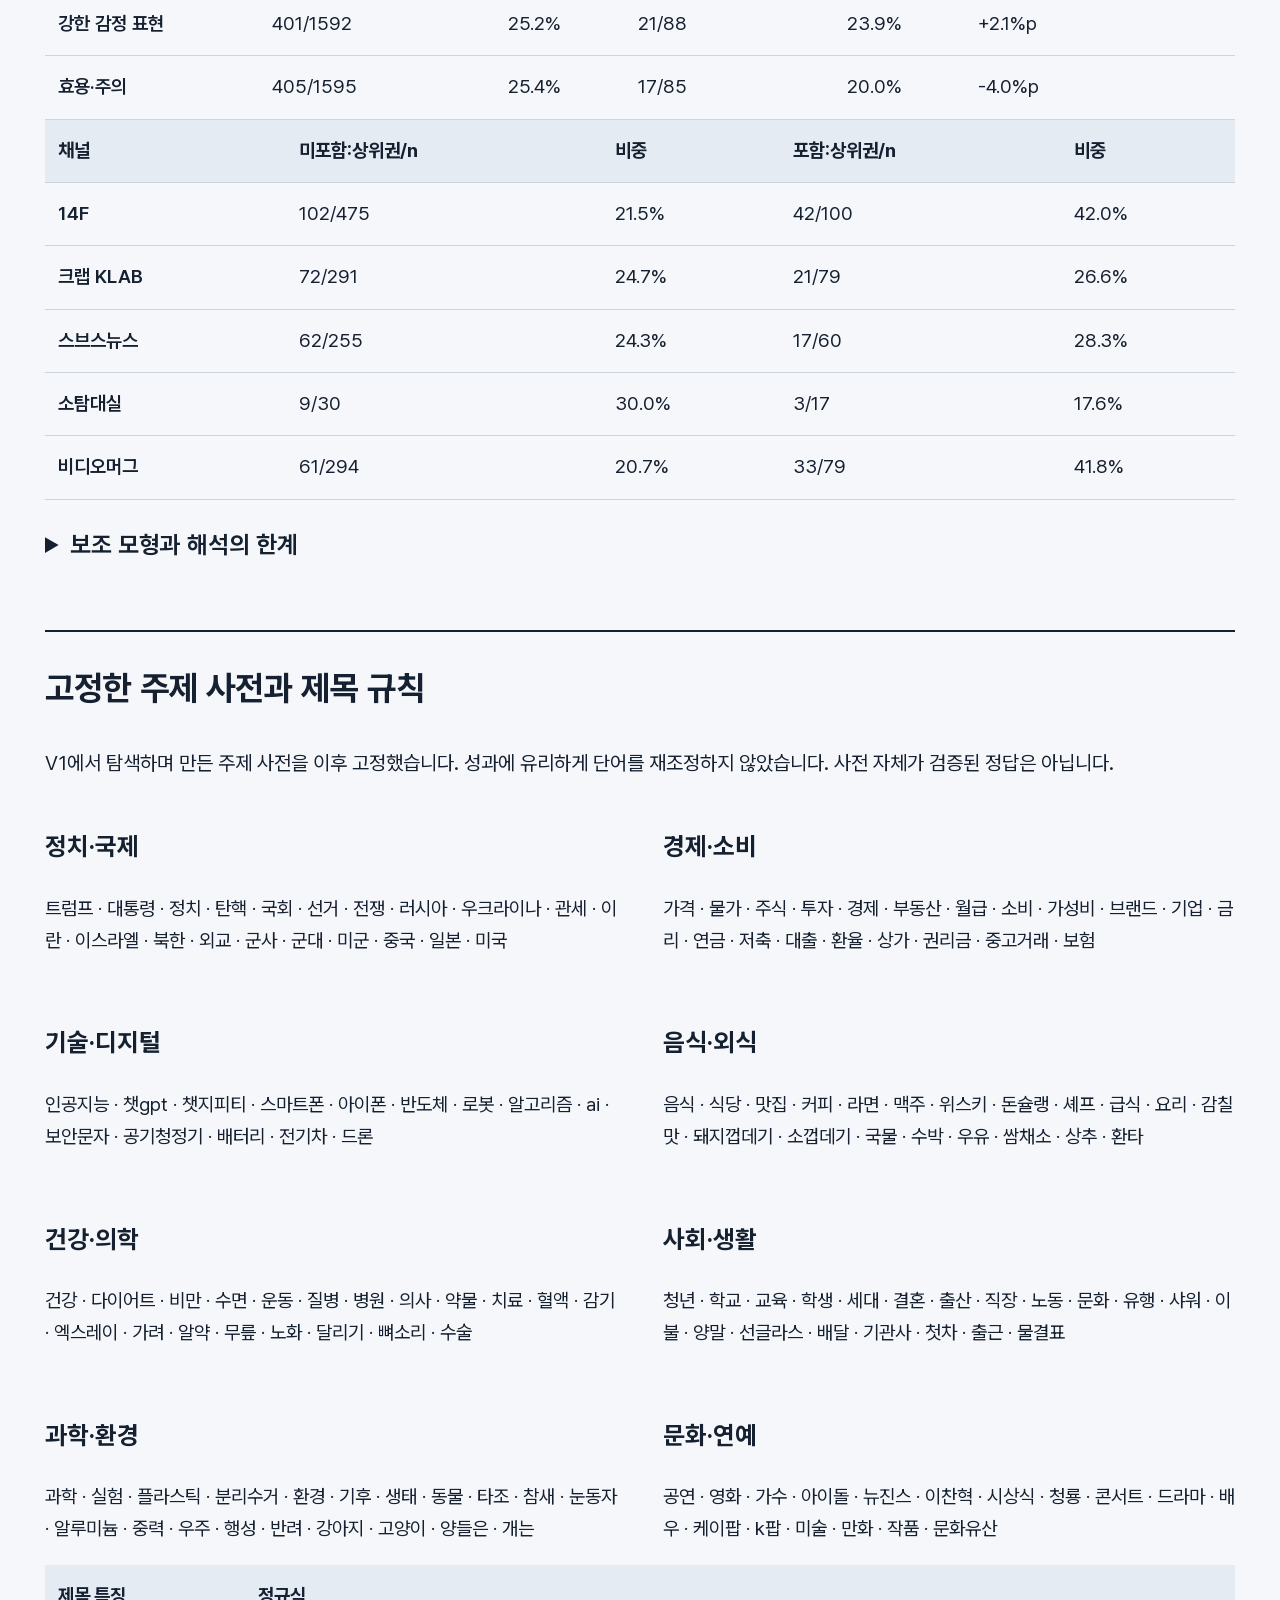
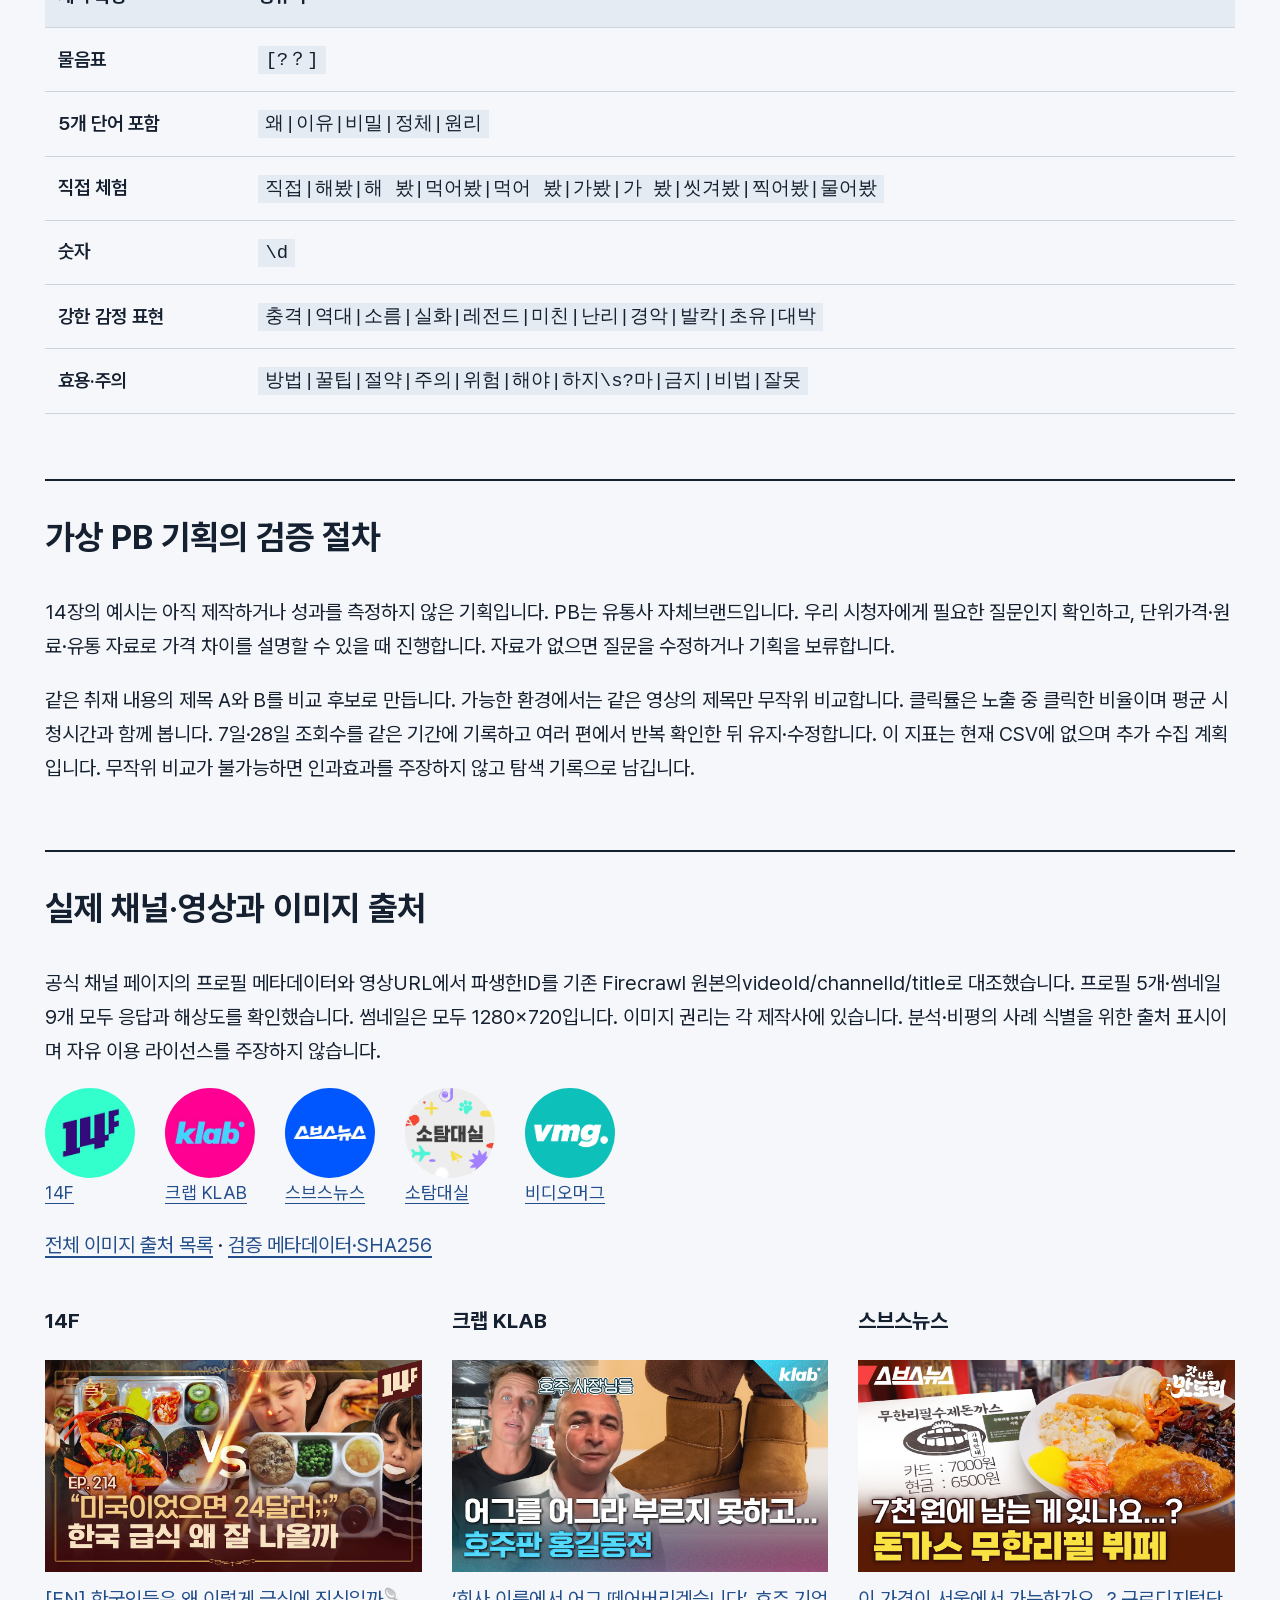
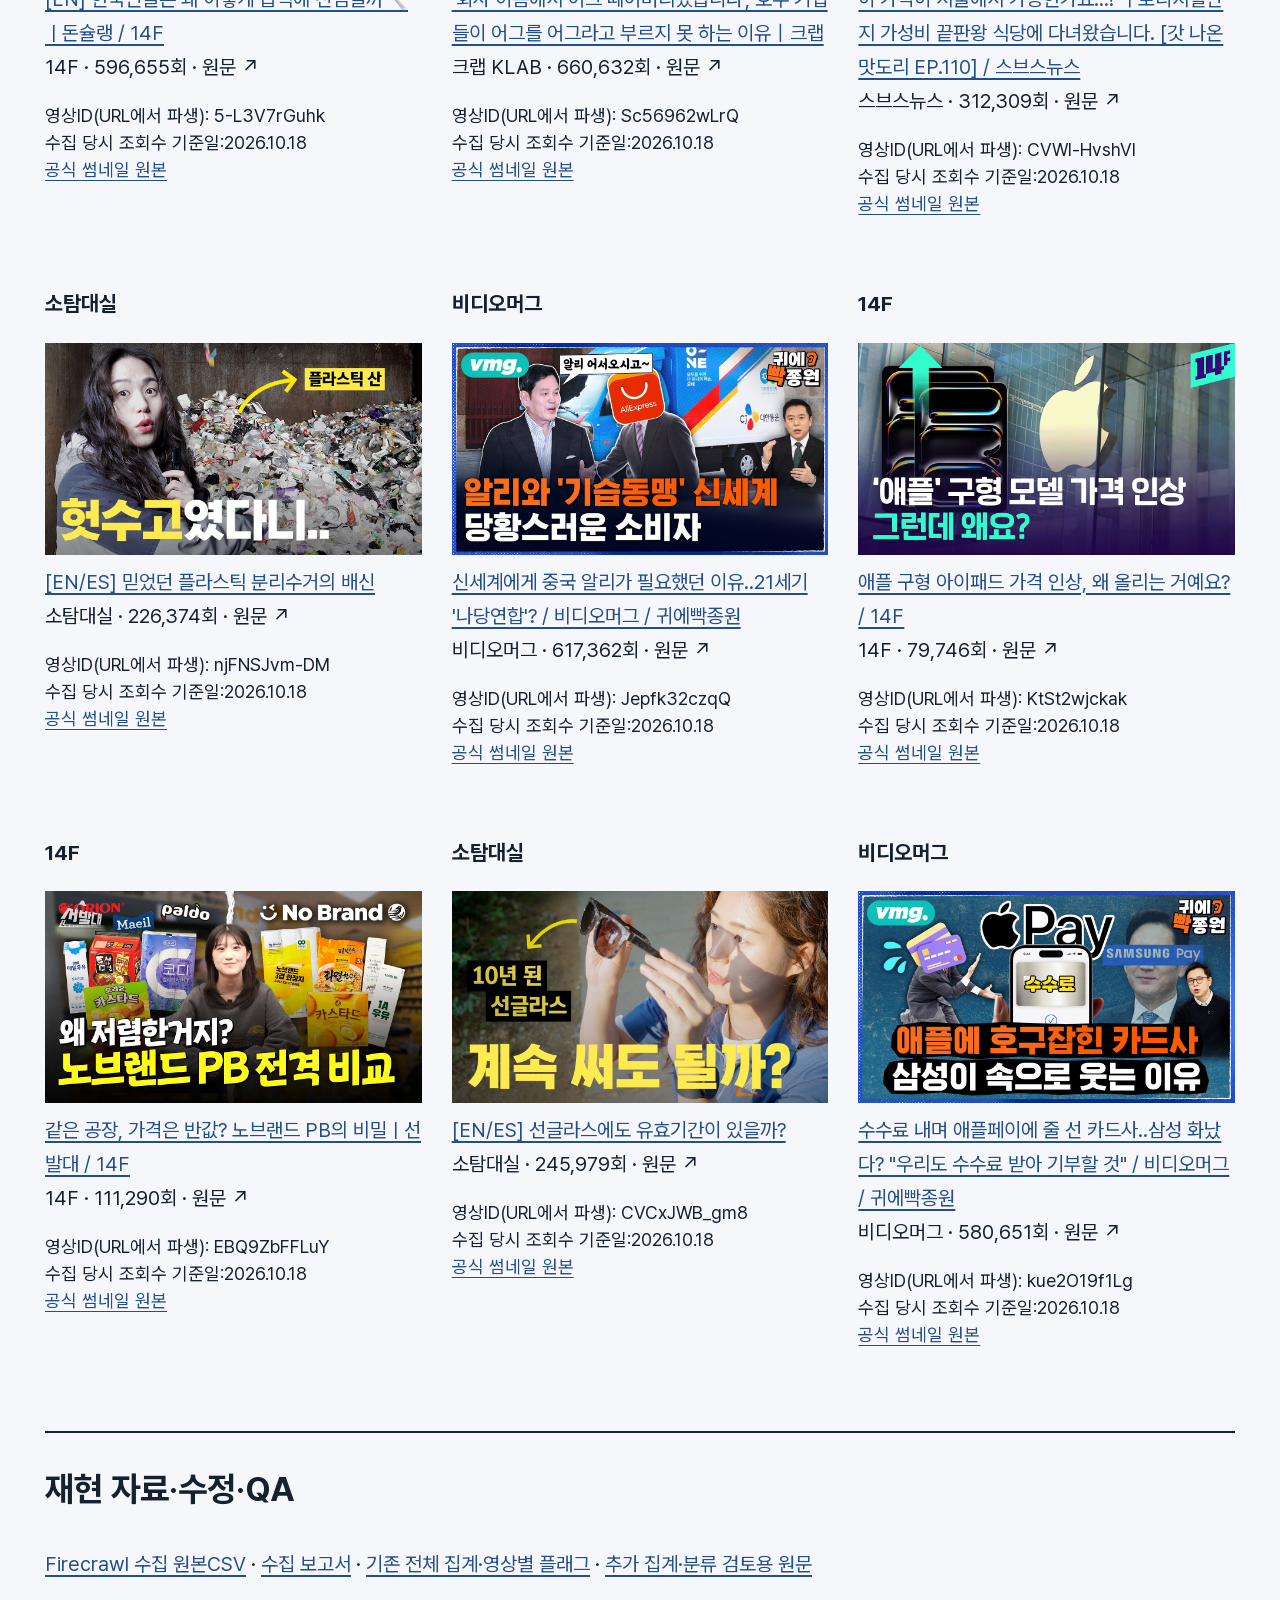
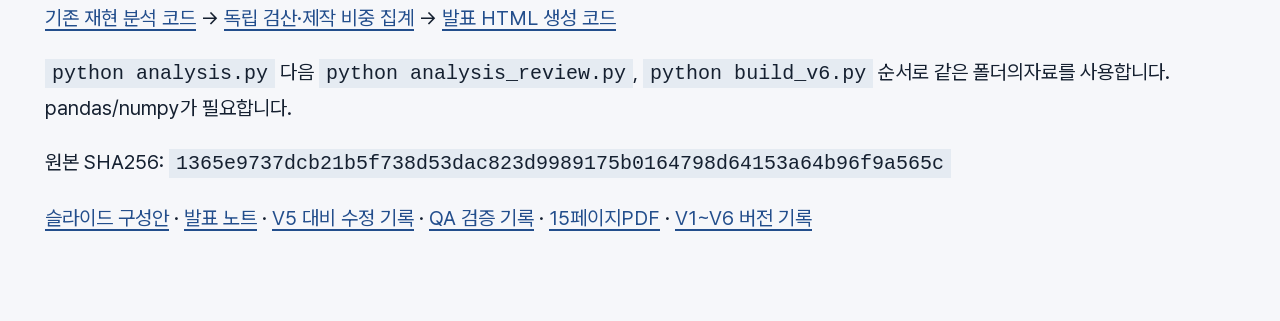
<file: versions/v6/appendix.html>
<!doctype html><html lang="ko"><head><meta charset="utf-8"><meta name="viewport" content="width=device-width,initial-scale=1"><title>V6 상세 부록 · 주제와 제목의 단서</title><style>@font-face{font-family:Pretendard;src:url(assets/PretendardVariable.woff2)}*{box-sizing:border-box}body{margin:0;background:#f6f7fa;color:#152030;font:20px/1.7 Pretendard,"Malgun Gothic",sans-serif}main{max-width:1450px;margin:auto;padding:70px 45px}h1{font-size:52px;line-height:1.25}h2{font-size:34px;margin-top:65px;padding-top:28px;border-top:2px solid #152030}h3{font-size:25px}a{color:#234e8c;text-underline-offset:4px}nav{display:flex;gap:25px;flex-wrap:wrap}table{width:100%;border-collapse:collapse;font-size:19px;white-space:nowrap}th,td{padding:15px 13px;border-bottom:1px solid #ccd4de;text-align:left}th{background:#e5ebf2}td:first-child{font-weight:600}.table-scroll{overflow:auto}.notes{padding:25px;background:#e6edf4}.gallery{display:grid;grid-template-columns:repeat(3,1fr);gap:30px}.gallery img{width:100%;aspect-ratio:16/9;object-fit:contain}.gallery p{font-size:18px;line-height:1.5}.gallery h3{font-size:21px}code{background:#e5ebf2;padding:3px 7px}details{margin:25px 0}summary{font-size:24px;font-weight:650;cursor:pointer}.dictionary{display:grid;grid-template-columns:1fr 1fr;gap:20px 45px}.dictionary p{font-size:19px}.profile-row{display:flex;gap:30px;flex-wrap:wrap}.profile-row img{width:90px;height:90px;object-fit:contain;border-radius:50%;display:block}.profile-row a{font-size:18px}@media(max-width:750px){main{padding:30px 20px}h1{font-size:36px}.gallery,.dictionary{grid-template-columns:1fr}table{font-size:17px}}main{overflow-wrap:anywhere}.gallery{grid-template-columns:repeat(3,minmax(0,1fr))}.gallery img{height:auto}@media(max-width:750px){.gallery{grid-template-columns:1fr}}</style></head><body><main><a href="index.html#15">← 발표로 돌아가기</a><h1>V6 상세 부록</h1><p>발표 본문은 15장으로 마칩니다. 전체 표·분류 규칙·출처와 해석의 한계는 여기에서 확인할 수 있습니다.</p><nav><a href="#metrics">지표</a><a href="#topics">주제 전체표</a><a href="#titles">제목 전체표</a><a href="#rules">사전</a><a href="#planning">기획 검증</a><a href="#images">영상 출처</a><a href="#files">재현 자료</a></nav>
<h2 id="metrics">자료와 지표</h2><div class="notes">2025.01.01–12.31 업로드된 일반 영상 1,680편. Firecrawl 수집 당시 누적 조회수(2026.10.18). 쇼츠·라이브 제외, URL 중복 0·원본 7열 결측 0. 삭제·비공개 등 현재 접근할 수 없는 영상은 범위 밖입니다.</div><p><b>원본 7열:</b> 채널명, 영상 제목, 영상 URL, 업로드 날짜, 조회수, 영상 길이, 영상 설명. video_id는 URL에서 파생한 값이며 collected_at/content_format은 원본 컬럼으로 가정하지 않았습니다.</p>
<div class="table-scroll"><table><thead><tr><th>채널</th><th>방송사</th><th>영상 수</th><th>상위권 수</th><th>채널 상위권 최소 조회수</th></tr></thead><tbody><tr><td>14F</td><td>MBC</td><td>575</td><td>144</td><td>276,024</td></tr><tr><td>크랩 KLAB</td><td>KBS</td><td>370</td><td>93</td><td>568,867</td></tr><tr><td>스브스뉴스</td><td>SBS</td><td>315</td><td>79</td><td>613,940</td></tr><tr><td>소탐대실</td><td>JTBC</td><td>47</td><td>12</td><td>645,293</td></tr><tr><td>비디오머그</td><td>SBS</td><td>373</td><td>94</td><td>294,887</td></tr></tbody></table></div>
<p><b>상위권:</b> 채널별 조회수순 상위 25%. n×0.25를 올림하고 동률은 원본 행 순서를 유지합니다. 전체 422/1,680편(25.1%).</p><p><b>상위권 비중:</b> 해당 주제·제목 집단 중 채널 내부 상위권 수/해당 집단 수. 조회수 증가율이나 미래 성공확률이 아닙니다. 비교 기준 약 25%와 채널별 반올림 차이를 구분합니다.</p><h2 id="topics">5개 채널 × 8개 주제 태그</h2><p>반복 안내 줄을 제거한 설명+제목에 단어 사전을 적용했습니다. 복수 태그 723편, 태그 없음 282편. 국가명·다의어·홍보 잔여로 잘못 붙은 태그가 있을 수 있습니다. 행 합계는 100%가 아닙니다.</p>
<div class="table-scroll"><table><thead><tr><th>채널</th><th>주제 태그</th><th>태그 수/채널 n</th><th>제작 비중</th><th>상위권/태그 n</th><th>상위권 비중</th><th>제목만 태그: 상위권/n</th></tr></thead><tbody><tr><td>14F</td><td>정치·국제</td><td>168/575</td><td>29.2%</td><td>49/168</td><td>29.2%</td><td>22/83</td></tr><tr><td>14F</td><td>경제·소비</td><td>140/575</td><td>24.3%</td><td>30/140</td><td>21.4%</td><td>10/50</td></tr><tr><td>14F</td><td>기술·디지털</td><td>49/575</td><td>8.5%</td><td>7/49</td><td>14.3%</td><td>4/28</td></tr><tr><td>14F</td><td>음식·외식</td><td>154/575</td><td>26.8%</td><td>51/154</td><td>33.1%</td><td>41/105</td></tr><tr><td>14F</td><td>건강·의학</td><td>34/575</td><td>5.9%</td><td>9/34</td><td>26.5%</td><td>4/8</td></tr><tr><td>14F</td><td>사회·생활</td><td>81/575</td><td>14.1%</td><td>18/81</td><td>22.2%</td><td>5/25</td></tr><tr><td>14F</td><td>과학·환경</td><td>39/575</td><td>6.8%</td><td>14/39</td><td>35.9%</td><td>4/9</td></tr><tr><td>14F</td><td>문화·연예</td><td>56/575</td><td>9.7%</td><td>16/56</td><td>28.6%</td><td>7/20</td></tr><tr><td>크랩 KLAB</td><td>정치·국제</td><td>147/370</td><td>39.7%</td><td>46/147</td><td>31.3%</td><td>21/57</td></tr><tr><td>크랩 KLAB</td><td>경제·소비</td><td>95/370</td><td>25.7%</td><td>29/95</td><td>30.5%</td><td>9/24</td></tr><tr><td>크랩 KLAB</td><td>기술·디지털</td><td>39/370</td><td>10.5%</td><td>6/39</td><td>15.4%</td><td>0/13</td></tr><tr><td>크랩 KLAB</td><td>음식·외식</td><td>38/370</td><td>10.3%</td><td>12/38</td><td>31.6%</td><td>3/7</td></tr><tr><td>크랩 KLAB</td><td>건강·의학</td><td>33/370</td><td>8.9%</td><td>4/33</td><td>12.1%</td><td>0/7</td></tr><tr><td>크랩 KLAB</td><td>사회·생활</td><td>63/370</td><td>17.0%</td><td>17/63</td><td>27.0%</td><td>3/12</td></tr><tr><td>크랩 KLAB</td><td>과학·환경</td><td>26/370</td><td>7.0%</td><td>5/26</td><td>19.2%</td><td>2/4</td></tr><tr><td>크랩 KLAB</td><td>문화·연예</td><td>48/370</td><td>13.0%</td><td>12/48</td><td>25.0%</td><td>4/14</td></tr><tr><td>스브스뉴스</td><td>정치·국제</td><td>76/315</td><td>24.1%</td><td>22/76</td><td>28.9%</td><td>8/31</td></tr><tr><td>스브스뉴스</td><td>경제·소비</td><td>87/315</td><td>27.6%</td><td>21/87</td><td>24.1%</td><td>5/28</td></tr><tr><td>스브스뉴스</td><td>기술·디지털</td><td>19/315</td><td>6.0%</td><td>4/19</td><td>21.1%</td><td>1/5</td></tr><tr><td>스브스뉴스</td><td>음식·외식</td><td>39/315</td><td>12.4%</td><td>5/39</td><td>12.8%</td><td>2/17</td></tr><tr><td>스브스뉴스</td><td>건강·의학</td><td>44/315</td><td>14.0%</td><td>5/44</td><td>11.4%</td><td>4/14</td></tr><tr><td>스브스뉴스</td><td>사회·생활</td><td>96/315</td><td>30.5%</td><td>29/96</td><td>30.2%</td><td>10/28</td></tr><tr><td>스브스뉴스</td><td>과학·환경</td><td>36/315</td><td>11.4%</td><td>12/36</td><td>33.3%</td><td>5/9</td></tr><tr><td>스브스뉴스</td><td>문화·연예</td><td>27/315</td><td>8.6%</td><td>8/27</td><td>29.6%</td><td>4/6</td></tr><tr><td>소탐대실</td><td>정치·국제</td><td>1/47</td><td>2.1%</td><td>0/1</td><td>n<10 · 비교 유보</td><td>0/0</td></tr><tr><td>소탐대실</td><td>경제·소비</td><td>4/47</td><td>8.5%</td><td>0/4</td><td>n<10 · 비교 유보</td><td>0/3</td></tr><tr><td>소탐대실</td><td>기술·디지털</td><td>2/47</td><td>4.3%</td><td>1/2</td><td>n<10 · 비교 유보</td><td>1/2</td></tr><tr><td>소탐대실</td><td>음식·외식</td><td>10/47</td><td>21.3%</td><td>1/10</td><td>10.0%</td><td>1/9</td></tr><tr><td>소탐대실</td><td>건강·의학</td><td>9/47</td><td>19.1%</td><td>5/9</td><td>n<10 · 비교 유보</td><td>4/8</td></tr><tr><td>소탐대실</td><td>사회·생활</td><td>9/47</td><td>19.1%</td><td>2/9</td><td>n<10 · 비교 유보</td><td>2/9</td></tr><tr><td>소탐대실</td><td>과학·환경</td><td>11/47</td><td>23.4%</td><td>3/11</td><td>27.3%</td><td>2/8</td></tr><tr><td>소탐대실</td><td>문화·연예</td><td>3/47</td><td>6.4%</td><td>1/3</td><td>n<10 · 비교 유보</td><td>1/2</td></tr><tr><td>비디오머그</td><td>정치·국제</td><td>292/373</td><td>78.3%</td><td>79/292</td><td>27.1%</td><td>44/196</td></tr><tr><td>비디오머그</td><td>경제·소비</td><td>181/373</td><td>48.5%</td><td>66/181</td><td>36.5%</td><td>15/44</td></tr><tr><td>비디오머그</td><td>기술·디지털</td><td>89/373</td><td>23.9%</td><td>32/89</td><td>36.0%</td><td>15/30</td></tr><tr><td>비디오머그</td><td>음식·외식</td><td>22/373</td><td>5.9%</td><td>3/22</td><td>13.6%</td><td>0/2</td></tr><tr><td>비디오머그</td><td>건강·의학</td><td>41/373</td><td>11.0%</td><td>10/41</td><td>24.4%</td><td>2/7</td></tr><tr><td>비디오머그</td><td>사회·생활</td><td>76/373</td><td>20.4%</td><td>21/76</td><td>27.6%</td><td>3/19</td></tr><tr><td>비디오머그</td><td>과학·환경</td><td>46/373</td><td>12.3%</td><td>14/46</td><td>30.4%</td><td>2/7</td></tr><tr><td>비디오머그</td><td>문화·연예</td><td>20/373</td><td>5.4%</td><td>4/20</td><td>20.0%</td><td>0/2</td></tr></tbody></table></div>
<p>본문 음식 사례는 해당 태그에서 표본이 큰 두 채널(14F154편·스브스뉴스 39편)을 선택했습니다. 전체 40셀을 함께 공개하며 가장 좋은 채널을 판정한 것이 아닙니다. 제목만 태그한 민감도와 9개 실제 사례 수동 검토는 <a href="analysis_review.md">분류·사례 검토 기록</a>을 참조하세요.</p><h2 id="titles">제목 표현: 전체 결과</h2><p><b>이유·원리를 예고하는 5개 단어:</b> 왜|이유|비밀|정체|원리 정규식. 언어 접두와 알려진 끝 채널 표기만 제거하고 시리즈명은 유지했습니다. 문자열 포함 여부이며 의미 판정, 제목 품질 평가, 썸네일 텍스트 분석은 아닙니다. ‘…일까?’라도 다섯 단어가 없으면 미포함입니다.</p>
<div class="table-scroll"><table><thead><tr><th>특징</th><th>미포함:상위권/n</th><th>비중</th><th>포함:상위권/n</th><th>비중</th><th>조건 고려 모형 계수</th></tr></thead><tbody><tr><td>물음표</td><td>259/966</td><td>26.8%</td><td>163/714</td><td>22.8%</td><td>-3.8%p</td></tr><tr><td>5개 단어 포함</td><td>306/1345</td><td>22.8%</td><td>116/335</td><td>34.6%</td><td>+11.2%p</td></tr><tr><td>직접 체험</td><td>402/1606</td><td>25.0%</td><td>20/74</td><td>27.0%</td><td>+2.4%p</td></tr><tr><td>숫자</td><td>229/1000</td><td>22.9%</td><td>193/680</td><td>28.4%</td><td>+6.9%p</td></tr><tr><td>강한 감정 표현</td><td>401/1592</td><td>25.2%</td><td>21/88</td><td>23.9%</td><td>+2.1%p</td></tr><tr><td>효용·주의</td><td>405/1595</td><td>25.4%</td><td>17/85</td><td>20.0%</td><td>-4.0%p</td></tr></tbody></table></div>
<div class="table-scroll"><table><thead><tr><th>채널</th><th>미포함:상위권/n</th><th>비중</th><th>포함:상위권/n</th><th>비중</th></tr></thead><tbody><tr><td>14F</td><td>102/475</td><td>21.5%</td><td>42/100</td><td>42.0%</td></tr><tr><td>크랩 KLAB</td><td>72/291</td><td>24.7%</td><td>21/79</td><td>26.6%</td></tr><tr><td>스브스뉴스</td><td>62/255</td><td>24.3%</td><td>17/60</td><td>28.3%</td></tr><tr><td>소탐대실</td><td>9/30</td><td>30.0%</td><td>3/17</td><td>17.6%</td></tr><tr><td>비디오머그</td><td>61/294</td><td>20.7%</td><td>33/79</td><td>41.8%</td></tr></tbody></table></div>
<details><summary>보조 모형과 해석의 한계</summary><p>V2/V3의 선형확률모형 결과를 그대로 유지했습니다. 상위권 여부 0/1을 채널, 게시 월, log2영상길이와 제곱, 제목 글자 수/10과 제곱, 주제 태그 8개, 제목 특징 6개로 설명한 계수입니다. 5개 단어의 기본 계수는+11.2%p, 주요 시리즈 표기를 추가하면+8.9%p입니다. 관찰상 연관성의 요약이며 단어를 넣어서 발생한 인과효과가 아닙니다. 유의성·외부 예측 성능을 검증했다는 주장을 하지 않습니다. 전체 사양·민감도는JSON과코드로 확인할 수 있습니다.</p><p>노출·썸네일·콘텐츠 내용·시리즈·형식·누적 관찰 기간·제목 수정 이력을 완전히 분리하지 못합니다. 조회수는 같은 수집 날짜의 누적값이어서 게시 시점에 따른 누적 기간 차이가 남습니다. 새 채널에 그대로 적용될지도 알 수 없습니다.</p></details><h2 id="rules">고정한 주제 사전과 제목 규칙</h2><p>V1에서 탐색하며 만든 주제 사전을 이후 고정했습니다. 성과에 유리하게 단어를 재조정하지 않았습니다. 사전 자체가 검증된 정답은 아닙니다.</p><div class="dictionary">
<div><h3>정치·국제</h3><p>트럼프 · 대통령 · 정치 · 탄핵 · 국회 · 선거 · 전쟁 · 러시아 · 우크라이나 · 관세 · 이란 · 이스라엘 · 북한 · 외교 · 군사 · 군대 · 미군 · 중국 · 일본 · 미국</p></div>
<div><h3>경제·소비</h3><p>가격 · 물가 · 주식 · 투자 · 경제 · 부동산 · 월급 · 소비 · 가성비 · 브랜드 · 기업 · 금리 · 연금 · 저축 · 대출 · 환율 · 상가 · 권리금 · 중고거래 · 보험</p></div>
<div><h3>기술·디지털</h3><p>인공지능 · 챗gpt · 챗지피티 · 스마트폰 · 아이폰 · 반도체 · 로봇 · 알고리즘 · ai · 보안문자 · 공기청정기 · 배터리 · 전기차 · 드론</p></div>
<div><h3>음식·외식</h3><p>음식 · 식당 · 맛집 · 커피 · 라면 · 맥주 · 위스키 · 돈슐랭 · 셰프 · 급식 · 요리 · 감칠맛 · 돼지껍데기 · 소껍데기 · 국물 · 수박 · 우유 · 쌈채소 · 상추 · 환타</p></div>
<div><h3>건강·의학</h3><p>건강 · 다이어트 · 비만 · 수면 · 운동 · 질병 · 병원 · 의사 · 약물 · 치료 · 혈액 · 감기 · 엑스레이 · 가려 · 알약 · 무릎 · 노화 · 달리기 · 뼈소리 · 수술</p></div>
<div><h3>사회·생활</h3><p>청년 · 학교 · 교육 · 학생 · 세대 · 결혼 · 출산 · 직장 · 노동 · 문화 · 유행 · 샤워 · 이불 · 양말 · 선글라스 · 배달 · 기관사 · 첫차 · 출근 · 물결표</p></div>
<div><h3>과학·환경</h3><p>과학 · 실험 · 플라스틱 · 분리수거 · 환경 · 기후 · 생태 · 동물 · 타조 · 참새 · 눈동자 · 알루미늄 · 중력 · 우주 · 행성 · 반려 · 강아지 · 고양이 · 양들은 · 개는</p></div>
<div><h3>문화·연예</h3><p>공연 · 영화 · 가수 · 아이돌 · 뉴진스 · 이찬혁 · 시상식 · 청룡 · 콘서트 · 드라마 · 배우 · 케이팝 · k팝 · 미술 · 만화 · 작품 · 문화유산</p></div>
</div><div class="table-scroll"><table><thead><tr><th>제목 특징</th><th>정규식</th></tr></thead><tbody><tr><td>물음표</td><td><code>[?？]</code></td></tr><tr><td>5개 단어 포함</td><td><code>왜|이유|비밀|정체|원리</code></td></tr><tr><td>직접 체험</td><td><code>직접|해봤|해 봤|먹어봤|먹어 봤|가봤|가 봤|씻겨봤|찍어봤|물어봤</code></td></tr><tr><td>숫자</td><td><code>\d</code></td></tr><tr><td>강한 감정 표현</td><td><code>충격|역대|소름|실화|레전드|미친|난리|경악|발칵|초유|대박</code></td></tr><tr><td>효용·주의</td><td><code>방법|꿀팁|절약|주의|위험|해야|하지\s?마|금지|비법|잘못</code></td></tr></tbody></table></div>
<h2 id="planning">가상 PB 기획의 검증 절차</h2><p>14장의 예시는 아직 제작하거나 성과를 측정하지 않은 기획입니다. PB는 유통사 자체브랜드입니다. 우리 시청자에게 필요한 질문인지 확인하고, 단위가격·원료·유통 자료로 가격 차이를 설명할 수 있을 때 진행합니다. 자료가 없으면 질문을 수정하거나 기획을 보류합니다.</p><p>같은 취재 내용의 제목 A와 B를 비교 후보로 만듭니다. 가능한 환경에서는 같은 영상의 제목만 무작위 비교합니다. 클릭률은 노출 중 클릭한 비율이며 평균 시청시간과 함께 봅니다. 7일·28일 조회수를 같은 기간에 기록하고 여러 편에서 반복 확인한 뒤 유지·수정합니다. 이 지표는 현재 CSV에 없으며 추가 수집 계획입니다. 무작위 비교가 불가능하면 인과효과를 주장하지 않고 탐색 기록으로 남깁니다.</p>
<h2 id="images">실제 채널·영상과 이미지 출처</h2><p>공식 채널 페이지의 프로필 메타데이터와 영상URL에서 파생한ID를 기존 Firecrawl 원본의videoId/channelId/title로 대조했습니다. 프로필 5개·썸네일 9개 모두 응답과 해상도를 확인했습니다. 썸네일은 모두 1280×720입니다. 이미지 권리는 각 제작사에 있습니다. 분석·비평의 사례 식별을 위한 출처 표시이며 자유 이용 라이선스를 주장하지 않습니다.</p><div class="profile-row"><a href="https://www.youtube.com/channel/UCLKuglhGlMmDteQKoniENIQ" target="_blank" rel="noopener"><img class="profile" src="assets/v4/profile_14f.jpg" alt="14F 공식 채널 프로필" width="108" height="108">14F</a><a href="https://www.youtube.com/channel/UCoxT1kQSLq564FwpK473w-g" target="_blank" rel="noopener"><img class="profile" src="assets/v4/profile_klab.jpg" alt="크랩 KLAB 공식 채널 프로필" width="108" height="108">크랩 KLAB</a><a href="https://www.youtube.com/channel/UCQabORQKQRHP-iUqe-xIFvg" target="_blank" rel="noopener"><img class="profile" src="assets/v4/profile_subusu.jpg" alt="스브스뉴스 공식 채널 프로필" width="108" height="108">스브스뉴스</a><a href="https://www.youtube.com/channel/UChuNP1cNlhUkUOQzBbH-C_Q" target="_blank" rel="noopener"><img class="profile" src="assets/v4/profile_sotam.jpg" alt="소탐대실 공식 채널 프로필" width="108" height="108">소탐대실</a><a href="https://www.youtube.com/channel/UCMEbRpvuwTbXxGiyDb1mT8w" target="_blank" rel="noopener"><img class="profile" src="assets/v4/profile_videomug.jpg" alt="비디오머그 공식 채널 프로필" width="108" height="108">비디오머그</a></div><p><a href="image_sources.md">전체 이미지 출처 목록</a> · <a href="image_sources.json">검증 메타데이터·SHA256</a></p><div class="gallery">
<article><h3>14F</h3><a class="video-link" data-video-id="5-L3V7rGuhk" href="https://www.youtube.com/watch?v=5-L3V7rGuhk" target="_blank" rel="noopener" title="[EN] 한국인들은 왜 이렇게 급식에 진심일까🥄ㅣ돈슐랭 / 14F"><img src="assets/v4/5-L3V7rGuhk.jpg" alt="14F: [EN] 한국인들은 왜 이렇게 급식에 진심일까🥄ㅣ돈슐랭 / 14F" width="1280" height="720"><div class="video-title">[EN] 한국인들은 왜 이렇게 급식에 진심일까🥄ㅣ돈슐랭 / 14F</div></a><div class="video-meta">14F · 596,655회 · 원문 ↗</div><p>영상ID(URL에서 파생): 5-L3V7rGuhk<br>수집 당시 조회수 기준일:2026.10.18<br><a href="https://i.ytimg.com/vi/5-L3V7rGuhk/maxresdefault.jpg">공식 썸네일 원본</a></p></article>
<article><h3>크랩 KLAB</h3><a class="video-link" data-video-id="Sc56962wLrQ" href="https://www.youtube.com/watch?v=Sc56962wLrQ" target="_blank" rel="noopener" title="‘회사 이름에서 어그 떼어버리겠습니다’, 호주 기업들이 어그를 어그라고 부르지 못 하는 이유｜크랩"><img src="assets/v4/Sc56962wLrQ.jpg" alt="크랩 KLAB: ‘회사 이름에서 어그 떼어버리겠습니다’, 호주 기업들이 어그를 어그라고 부르지 못 하는 이유｜크랩" width="1280" height="720"><div class="video-title">‘회사 이름에서 어그 떼어버리겠습니다’, 호주 기업들이 어그를 어그라고 부르지 못 하는 이유｜크랩</div></a><div class="video-meta">크랩 KLAB · 660,632회 · 원문 ↗</div><p>영상ID(URL에서 파생): Sc56962wLrQ<br>수집 당시 조회수 기준일:2026.10.18<br><a href="https://i.ytimg.com/vi/Sc56962wLrQ/maxresdefault.jpg">공식 썸네일 원본</a></p></article>
<article><h3>스브스뉴스</h3><a class="video-link" data-video-id="CVWl-HvshVI" href="https://www.youtube.com/watch?v=CVWl-HvshVI" target="_blank" rel="noopener" title="이 가격이 서울에서 가능한가요...? 구로디지털단지 가성비 끝판왕 식당에 다녀왔습니다. [갓 나온 맛도리 EP.110] / 스브스뉴스"><img src="assets/v4/CVWl-HvshVI.jpg" alt="스브스뉴스: 이 가격이 서울에서 가능한가요...? 구로디지털단지 가성비 끝판왕 식당에 다녀왔습니다. [갓 나온 맛도리 EP.110] / 스브스뉴스" width="1280" height="720"><div class="video-title">이 가격이 서울에서 가능한가요...? 구로디지털단지 가성비 끝판왕 식당에 다녀왔습니다. [갓 나온 맛도리 EP.110] / 스브스뉴스</div></a><div class="video-meta">스브스뉴스 · 312,309회 · 원문 ↗</div><p>영상ID(URL에서 파생): CVWl-HvshVI<br>수집 당시 조회수 기준일:2026.10.18<br><a href="https://i.ytimg.com/vi/CVWl-HvshVI/maxresdefault.jpg">공식 썸네일 원본</a></p></article>
<article><h3>소탐대실</h3><a class="video-link" data-video-id="njFNSJvm-DM" href="https://www.youtube.com/watch?v=njFNSJvm-DM" target="_blank" rel="noopener" title="[EN/ES] 믿었던 플라스틱 분리수거의 배신"><img src="assets/v4/njFNSJvm-DM.jpg" alt="소탐대실: [EN/ES] 믿었던 플라스틱 분리수거의 배신" width="1280" height="720"><div class="video-title">[EN/ES] 믿었던 플라스틱 분리수거의 배신</div></a><div class="video-meta">소탐대실 · 226,374회 · 원문 ↗</div><p>영상ID(URL에서 파생): njFNSJvm-DM<br>수집 당시 조회수 기준일:2026.10.18<br><a href="https://i.ytimg.com/vi/njFNSJvm-DM/maxresdefault.jpg">공식 썸네일 원본</a></p></article>
<article><h3>비디오머그</h3><a class="video-link" data-video-id="Jepfk32czqQ" href="https://www.youtube.com/watch?v=Jepfk32czqQ" target="_blank" rel="noopener" title="신세계에게 중국 알리가 필요했던 이유..21세기 &#x27;나당연합&#x27;? / 비디오머그 / 귀에빡종원"><img src="assets/v4/Jepfk32czqQ.jpg" alt="비디오머그: 신세계에게 중국 알리가 필요했던 이유..21세기 &#x27;나당연합&#x27;? / 비디오머그 / 귀에빡종원" width="1280" height="720"><div class="video-title">신세계에게 중국 알리가 필요했던 이유..21세기 &#x27;나당연합&#x27;? / 비디오머그 / 귀에빡종원</div></a><div class="video-meta">비디오머그 · 617,362회 · 원문 ↗</div><p>영상ID(URL에서 파생): Jepfk32czqQ<br>수집 당시 조회수 기준일:2026.10.18<br><a href="https://i.ytimg.com/vi/Jepfk32czqQ/maxresdefault.jpg">공식 썸네일 원본</a></p></article>
<article><h3>14F</h3><a class="video-link" data-video-id="KtSt2wjckak" href="https://www.youtube.com/watch?v=KtSt2wjckak" target="_blank" rel="noopener" title="애플 구형 아이패드 가격 인상,  왜 올리는 거예요? / 14F"><img src="assets/v4/KtSt2wjckak.jpg" alt="14F: 애플 구형 아이패드 가격 인상,  왜 올리는 거예요? / 14F" width="1280" height="720"><div class="video-title">애플 구형 아이패드 가격 인상,  왜 올리는 거예요? / 14F</div></a><div class="video-meta">14F · 79,746회 · 원문 ↗</div><p>영상ID(URL에서 파생): KtSt2wjckak<br>수집 당시 조회수 기준일:2026.10.18<br><a href="https://i.ytimg.com/vi/KtSt2wjckak/maxresdefault.jpg">공식 썸네일 원본</a></p></article>
<article><h3>14F</h3><a class="video-link" data-video-id="EBQ9ZbFFLuY" href="https://www.youtube.com/watch?v=EBQ9ZbFFLuY" target="_blank" rel="noopener" title="같은 공장, 가격은 반값? 노브랜드 PB의 비밀ㅣ선발대 / 14F"><img src="assets/v4/EBQ9ZbFFLuY.jpg" alt="14F: 같은 공장, 가격은 반값? 노브랜드 PB의 비밀ㅣ선발대 / 14F" width="1280" height="720"><div class="video-title">같은 공장, 가격은 반값? 노브랜드 PB의 비밀ㅣ선발대 / 14F</div></a><div class="video-meta">14F · 111,290회 · 원문 ↗</div><p>영상ID(URL에서 파생): EBQ9ZbFFLuY<br>수집 당시 조회수 기준일:2026.10.18<br><a href="https://i.ytimg.com/vi/EBQ9ZbFFLuY/maxresdefault.jpg">공식 썸네일 원본</a></p></article>
<article><h3>소탐대실</h3><a class="video-link" data-video-id="CVCxJWB_gm8" href="https://www.youtube.com/watch?v=CVCxJWB_gm8" target="_blank" rel="noopener" title="[EN/ES] 선글라스에도 유효기간이 있을까?"><img src="assets/v4/CVCxJWB_gm8.jpg" alt="소탐대실: [EN/ES] 선글라스에도 유효기간이 있을까?" width="1280" height="720"><div class="video-title">[EN/ES] 선글라스에도 유효기간이 있을까?</div></a><div class="video-meta">소탐대실 · 245,979회 · 원문 ↗</div><p>영상ID(URL에서 파생): CVCxJWB_gm8<br>수집 당시 조회수 기준일:2026.10.18<br><a href="https://i.ytimg.com/vi/CVCxJWB_gm8/maxresdefault.jpg">공식 썸네일 원본</a></p></article>
<article><h3>비디오머그</h3><a class="video-link" data-video-id="kue2O19f1Lg" href="https://www.youtube.com/watch?v=kue2O19f1Lg" target="_blank" rel="noopener" title="수수료 내며 애플페이에 줄 선 카드사..삼성 화났다? &quot;우리도 수수료 받아 기부할 것&quot; / 비디오머그 / 귀에빡종원"><img src="assets/v4/kue2O19f1Lg.jpg" alt="비디오머그: 수수료 내며 애플페이에 줄 선 카드사..삼성 화났다? &quot;우리도 수수료 받아 기부할 것&quot; / 비디오머그 / 귀에빡종원" width="1280" height="720"><div class="video-title">수수료 내며 애플페이에 줄 선 카드사..삼성 화났다? &quot;우리도 수수료 받아 기부할 것&quot; / 비디오머그 / 귀에빡종원</div></a><div class="video-meta">비디오머그 · 580,651회 · 원문 ↗</div><p>영상ID(URL에서 파생): kue2O19f1Lg<br>수집 당시 조회수 기준일:2026.10.18<br><a href="https://i.ytimg.com/vi/kue2O19f1Lg/maxresdefault.jpg">공식 썸네일 원본</a></p></article>
</div><h2 id="files">재현 자료·수정·QA</h2><p><a href="source.csv">Firecrawl 수집 원본CSV</a> · <a href="collection_report.md">수집 보고서</a> · <a href="research_data.json">기존 전체 집계·영상별 플래그</a> · <a href="v4_metrics.json">추가 집계·분류 검토용 원문</a></p><p><a href="analysis.py">기존 재현 분석 코드</a> → <a href="analysis_review.py">독립 검산·제작 비중 집계</a> → <a href="build_v6.py">발표 HTML 생성 코드</a></p><p><code>python analysis.py</code> 다음 <code>python analysis_review.py</code>, <code>python build_v6.py</code> 순서로 같은 폴더의자료를 사용합니다. pandas/numpy가 필요합니다.</p><p>원본 SHA256: <code>1365e9737dcb21b5f738d53dac823d9989175b0164798d64153a64b96f9a565c</code></p><p><a href="improvement_plan.md">슬라이드 구성안</a> · <a href="speaker_notes.md">발표 노트</a> · <a href="revision_log.md">V5 대비 수정 기록</a> · <a href="qa_report.md">QA 검증 기록</a> · <a href="https://mschoooo.github.io/news-topic-views-2025/versions/v6/news-topics-v6.pdf">15페이지PDF</a> · <a href="https://mschoooo.github.io/news-topic-views-2025/versions/">V1~V6 버전 기록</a></p></main></body></html>
</file>
<file: style.css>
@font-face{font-family:Pretendard;src:url('assets/PretendardVariable.woff2') format('woff2');font-weight:100 900;font-display:swap}
:root{--ink:#152030;--muted:#526174;--paper:#f6f7fa;--navy:#101923;--lime:#d8f35b;--orange:#ffb56b;--line:#ccd4de}
*{box-sizing:border-box}html,body{margin:0;width:100%;height:100%;overflow:hidden;background:var(--navy);font-family:Pretendard,'Malgun Gothic',sans-serif;color:var(--ink)}button,a{font:inherit}a{color:inherit}button{cursor:pointer}button:focus-visible,a:focus-visible{outline:3px solid #56bcff;outline-offset:5px}
#stage{position:absolute;left:0;top:0;width:1920px;height:1080px;transform-origin:0 0}.slide{display:none;position:absolute;inset:0;width:1920px;height:1080px;padding:64px 96px 74px;background:var(--paper);overflow:hidden}.slide.active{display:flex;flex-direction:column}.slide h1{font-size:72px;line-height:1.15;letter-spacing:-2.4px;font-weight:780;margin:0 0 32px;max-width:1728px;text-wrap:balance}.slide h1 em{font-style:normal;color:var(--lime)}.slide p{font-size:32px;line-height:1.45;margin:0}.slide .body{flex:1;min-height:0;position:relative}.eyebrow{font-size:25px;letter-spacing:2px;font-weight:650;margin-bottom:18px;color:var(--muted)}.slide.dark{background:var(--navy);color:#f6f7fa}.dark .eyebrow,.dark .muted{color:#b7c3d4}.muted{color:var(--muted)}.foot{position:absolute;left:96px;right:150px;bottom:27px;font-size:23px;line-height:1.3;color:var(--muted);border-top:1px solid var(--line);padding-top:13px}.dark .foot{color:#afbdce;border-color:#34414f}.slidenum{position:absolute;right:55px;bottom:29px;font-size:22px;color:#718095}.caption{font-size:27px!important;line-height:1.4!important;margin-top:24px!important;color:var(--muted)}.dark .caption{color:#bbc6d5}.caption strong{color:var(--ink)}.dark .caption strong{color:var(--lime)}.tag{display:inline-flex;padding:10px 18px;background:#e4ebf2;border-radius:4px;font-size:27px;font-weight:650;margin-right:10px}.tag.lime{background:var(--lime);color:var(--ink)}.big-number{font-size:150px;line-height:1;letter-spacing:-6px;font-weight:800}.dataviz{width:100%;display:block;overflow:visible}.dataviz text{font-family:Pretendard,'Malgun Gothic',sans-serif}.metric-key{display:flex;align-items:center;gap:25px;font-size:27px}.metric-key i{display:inline-block;width:15px;height:15px;border-radius:50%}.video-link{text-decoration:none;display:block}.video-link img{display:block;width:100%;aspect-ratio:16/9;object-fit:contain;background:#0c1119}.video-link .video-title{font-size:29px;font-weight:650;line-height:1.35;margin-top:15px;display:-webkit-box;-webkit-line-clamp:2;-webkit-box-orient:vertical;overflow:hidden}.video-meta{font-size:24px;line-height:1.4;color:var(--muted);margin-top:9px}.dark .video-meta{color:#b7c3d4}.profile{width:76px;height:76px;object-fit:contain;border-radius:50%;background:#fff}.profile.small{width:54px;height:54px}.source-pill{font-size:23px;color:var(--muted)}
.hero .body{display:grid;grid-template-columns:880px 800px;gap:48px;align-items:center}.hero .eyebrow{color:#bfccdc}.hero h1{font-size:103px;letter-spacing:-4.5px;line-height:1.13;margin-bottom:32px;text-wrap:initial}.hero-copy>p{font-size:34px;color:#c9d3df;line-height:1.55}.hero-stat{display:flex;align-items:end;gap:26px;margin-top:50px}.hero-stat b{font-size:136px;line-height:1;letter-spacing:-6px}.hero-stat span{font-size:29px;line-height:1.5;color:#bccbdc}.collage{display:grid;grid-template-columns:1fr 1fr;gap:22px 20px;align-items:start}.collage figure{margin:0}.collage figure:last-child{grid-column:1/3;width:390px;justify-self:center}.collage img{width:390px;height:219.375px;display:block;object-fit:contain}.collage figcaption{font-size:23px;line-height:1.3;margin-top:9px;white-space:nowrap;overflow:hidden;text-overflow:ellipsis;color:#d2d9e3}.hero .slidenum{color:#a2b0c1}
.motivation-intro{font-size:32px!important;margin:0 0 26px!important;color:var(--muted)}.question-board{display:grid;grid-template-columns:1fr 1fr;gap:36px;margin-bottom:34px}.question-board>div{padding:35px 40px;background:#e6ecf2;border-top:8px solid var(--ink)}.question-board span{font-size:27px;color:var(--muted)}.question-board b{display:block;font-size:65px;line-height:1.15;margin:16px 0 14px;font-weight:760;letter-spacing:-2px}.question-board p{font-size:31px}.research-questions{display:grid;grid-template-columns:200px 1fr;gap:22px 30px;align-items:start;border-top:1px solid var(--line);padding-top:28px}.research-questions b{font-size:29px;line-height:1.5}.research-questions p{font-size:34px;line-height:1.4}.research-questions .extension{font-size:30px;color:var(--muted)}
.channel-heading{display:flex;justify-content:space-between;align-items:start;margin-bottom:30px}.channel-heading strong{font-size:96px;letter-spacing:-4px;line-height:1}.channel-heading p{font-size:29px;line-height:1.55;text-align:right;color:#bcc9d9}.channel-wall{display:grid;grid-template-columns:repeat(5,1fr);gap:28px}.channel-card{border-top:4px solid var(--cc);padding-top:27px}.channel-card .profile{width:108px;height:108px;display:block;margin:0 auto 21px}.channel-name{font-size:34px;line-height:1.2;text-align:center;white-space:nowrap;font-weight:750}.network{text-align:center;font-size:25px;color:#b6c4d4;margin-top:9px}.channel-count{text-align:center;font-size:83px;line-height:1.1;font-weight:780;margin:22px 0 26px;letter-spacing:-3px}.channel-count span{font-size:26px;font-weight:500;letter-spacing:0;margin-left:5px}.channel-card .video-title{font-size:25px;-webkit-line-clamp:3}.channel-wall .video-meta{font-size:23px}.channel-wall img:not(.profile){aspect-ratio:16/9}.channel-notice{font-size:28px!important;color:#c4cedc;margin-top:32px!important}
.method-grid{display:grid;grid-template-columns:830px 1fr;gap:70px}.method-grid .video-link img{width:690px;height:388.125px}.method-grid .video-title{width:740px;font-size:32px;line-height:1.4}.method-grid .tags{margin:23px 0 18px}.method-grid .method-label{font-size:27px;font-weight:700;margin-bottom:19px}.metric-demo{background:#e7edf3;padding:34px 40px;min-height:600px}.metric-demo .metric-title{font-size:38px;font-weight:750;line-height:1.3;margin-bottom:20px}.metric-demo>p{font-size:29px}.metric-demo .dot-formula{display:grid;grid-template-columns:305px 1fr;gap:22px;align-items:center;margin:30px 0 23px}.metric-demo .dot-formula b{font-size:62px;line-height:1.1;display:block;letter-spacing:-2px}.metric-demo .dot-formula span{font-size:26px;line-height:1.5;display:block;margin-top:14px}.metric-demo .formula{font-size:29px;line-height:1.5;border-top:1px solid #aab8c8;padding-top:22px}.metric-demo .formula strong{font-size:36px}
.chart-context{display:flex;justify-content:space-between;align-items:start;margin-bottom:18px;font-size:29px;line-height:1.4}.chart-context b{font-weight:700}.chart-context .legend{font-size:25px;max-width:700px;text-align:right;color:var(--muted)}.dark .chart-context .legend{color:#b8c7d9}.distribution .dataviz{height:650px}.heatmap .dataviz{height:645px}.comparison .dataviz{height:630px}.heatmap .caption{margin-top:16px!important}.topic-caption{font-size:28px!important;color:var(--muted);margin:10px 0 18px!important}.metric-defs{display:grid;grid-template-columns:1fr 1fr;gap:50px;margin-bottom:14px}.metric-defs>div{border-top:5px solid var(--ink);padding-top:18px;font-size:28px;line-height:1.4}.metric-defs>div:last-child{border-color:#cd752d}.metric-defs strong{font-size:34px;display:block;margin-bottom:8px}.metric-defs span{color:var(--muted)}
.video-pair{display:grid;grid-template-columns:1fr 1fr;gap:48px}.evidence-top{display:flex;align-items:center;justify-content:space-between;gap:20px;margin-bottom:18px}.evidence-top .channel{font-size:36px;font-weight:750;display:flex;align-items:center;gap:17px}.evidence-top .rate{font-size:105px;font-weight:800;line-height:1;letter-spacing:-4px}.evidence-top .rate small{font-size:43px;letter-spacing:0}.evidence-top .count{font-size:27px;font-weight:500;line-height:1.3;margin-top:8px;text-align:right}.video-pair .video-link img{width:100%;max-height:429px;object-fit:contain}.video-pair .video-title{font-size:29px;line-height:1.35;min-height:78px}.video-pair .video-meta{font-size:25px}.case-food h1{font-size:70px}.case-note{font-size:27px!important;line-height:1.4;margin-top:23px!important;background:#e4eaf1;padding:16px 21px}.video-pair .evidence-top .wordlabel{font-size:33px;font-weight:700;line-height:1.3}.wordlabel mark{display:block;font-size:25px;background:none;font-weight:500;color:var(--muted);margin-top:8px}
.five-words{font-size:47px;font-weight:750;letter-spacing:1px;display:flex;align-items:center;gap:24px;margin-bottom:27px}.five-words span{font-size:27px;letter-spacing:0;font-weight:500;margin-left:auto}.definition-cards{display:grid;grid-template-columns:repeat(3,1fr);gap:32px}.definition-cards .video-title{font-size:31px;-webkit-line-clamp:3;min-height:124px}.definition-cards .video-meta{font-size:24px}.definition-cards .rule-label{font-size:35px;font-weight:750;margin-top:18px;padding-top:16px;border-top:2px solid var(--line)}.rule-label.yes{color:#234e39}.rule-label.no{color:var(--muted)}.definition-cards mark{background:var(--lime);padding:0 4px}.words-slide .caption{margin-top:21px!important}
.rate-comparison{display:grid;grid-template-columns:1fr 1fr;gap:70px;padding-top:10px}.rate-block{border-top:2px solid #3d4b5c;padding-top:28px}.rate-block .group{font-size:36px;font-weight:650}.rate-block .rate-body{display:flex;gap:40px;align-items:center;margin:26px 0}.rate-block .percentage{font-size:213px;line-height:1;letter-spacing:-10px;font-weight:780}.rate-block:last-child .percentage{color:var(--lime)}.rate-block .percentage small{font-size:98px;letter-spacing:-3px}.rate-block .hundred{width:260px;height:260px;flex:none}.rate-block .count{font-size:39px;line-height:1.3;margin-top:16px}.rate-block .count span{font-size:28px;color:#bac8d9;display:block;margin-top:13px}.interpretation{font-size:34px!important;line-height:1.5!important;margin-top:32px!important;background:#253340;padding:23px 30px}.interpretation b{color:var(--lime)}.dumbbell-slide .dataviz{height:630px}.dumbbell-slide .caption{margin-top:10px!important}
.population{display:flex;gap:26px;font-size:30px;margin-bottom:23px;padding:18px 24px;background:#e3eaf2;align-items:center}.population b{font-size:34px}.population span{color:var(--muted)}.nested h1{font-size:67px;margin-bottom:26px}.nested .evidence-top .rate{font-size:92px}.nested .video-pair .video-link img{max-height:340px;width:100%;height:340px;background:transparent}.nested .video-title{font-size:28px;min-height:76px}.nested .case-note{font-size:27px!important;margin-top:15px!important;padding:13px 20px}.nested .video-meta{margin-top:5px}
.takeaways{background:var(--lime)}.takeaway-grid{display:grid;grid-template-columns:repeat(3,1fr);gap:46px;height:100%;padding-top:30px}.takeaway-grid article{border-top:4px solid var(--ink);padding-top:28px}.takeaway-grid article+article{border-left:1px solid #8d9c49;padding-left:42px}.takeaway-grid .kicker{font-size:29px;font-weight:650;display:block;margin-bottom:32px}.takeaway-grid h2{font-size:43px;line-height:1.3;margin:0 0 33px;font-weight:750;letter-spacing:-1.5px}.takeaway-grid .take-num{font-size:94px;line-height:1.1;letter-spacing:-3.5px;font-weight:800;margin-bottom:22px}.takeaway-grid p{font-size:30px;line-height:1.5}.takeaway-grid .detail{font-size:27px;line-height:1.5;margin-top:30px;color:#394721}.takeaways .foot{border-color:#9daa50;color:#394721}
.planning{display:grid;grid-template-columns:500px 1fr;gap:62px}.planning aside .label{font-size:27px;font-weight:650;margin-bottom:18px}.planning aside .video-title{font-size:29px;-webkit-line-clamp:3;min-height:110px}.planning aside p{font-size:28px;line-height:1.5;color:var(--muted);margin-top:25px}.scenario{border-top:5px solid var(--ink);padding-top:23px}.scenario>p{font-size:37px;font-weight:700;line-height:1.3;margin-bottom:22px}.scenario-step{display:grid;grid-template-columns:140px 1fr;gap:25px;border-top:1px solid var(--line);padding:23px 0}.scenario-step>span{font-size:28px;font-weight:700;padding-top:3px}.scenario-step>div{font-size:31px;line-height:1.5}.scenario-step .option{font-size:29px;padding:6px 0}.scenario-step b{font-weight:750}.scenario-step .alt{background:var(--lime);padding:7px 12px;display:inline-block;margin-top:5px}.planning-slide h1{font-size:67px}.planning .note{font-size:26px;color:var(--muted);line-height:1.5;margin-top:9px}
.closing .body{display:flex;flex-direction:column}.closing h1{font-size:87px;line-height:1.2;letter-spacing:-3.8px;margin:30px 0 32px}.closing .closing-copy{font-size:36px;color:#c0ccdb;line-height:1.55;max-width:1450px}.closing .limits{font-size:28px;color:#c0ccdb;margin:29px 0 32px;line-height:1.45}.filmstrip{display:grid;grid-template-columns:repeat(5,1fr);gap:18px;margin-top:auto}.filmstrip img{width:100%;aspect-ratio:16/9;object-fit:contain;display:block}.filmstrip .video-title{display:none}.filmstrip .video-meta{font-size:23px;margin-top:9px;color:#b3c1d2}.resource-links{display:flex;gap:37px;font-size:25px;margin-top:27px;padding-top:18px;border-top:1px solid #3a4656}.resource-links a{color:var(--lime);text-underline-offset:5px}
.controls{height:52px;position:fixed;bottom:0;left:0;right:0;background:#0d141e;display:flex;gap:12px;align-items:center;justify-content:center;z-index:20;color:#bec9d8;font-size:13px}.controls button,.controls a{color:inherit;background:transparent;border:0;padding:8px 12px;text-decoration:none;border-radius:4px}.controls button:hover,.controls a:hover{background:#293647;color:#fff}#position{font-size:14px;font-weight:650;width:60px;text-align:center}.progress{position:fixed;bottom:0;left:0;height:3px;background:var(--lime);z-index:25;transition:width .15s}.notes{position:fixed;right:0;top:0;bottom:52px;width:430px;background:#fff;color:var(--ink);z-index:30;padding:30px;overflow:auto;display:none}.notes.open{display:block}.notes h2{font-size:23px;line-height:1.4;margin-top:20px}.note-text{font-size:18px;line-height:1.75;white-space:pre-wrap}.notes .close{position:absolute;right:16px;top:12px;border:0;background:none;font-size:28px}.overview{display:none;position:fixed;inset:0;z-index:50;background:#101923f7;color:white;padding:40px;overflow:auto}.overview.open{display:block}.overview>button{position:absolute;right:24px;top:14px;background:none;color:#fff;border:0;font-size:38px}.overview h2{font-size:32px}.toc{display:grid;grid-template-columns:repeat(3,minmax(0,1fr));gap:15px}.toc button{background:#253241;color:#fff;border:1px solid #445063;text-align:left;padding:20px;font-size:18px;line-height:1.5}.toc button:hover{background:#3b4d60}.sr{position:absolute;width:1px;height:1px;overflow:hidden;clip:rect(0,0,0,0)}.landscape-tip{display:none}
@media(max-width:650px){.controls{gap:0;font-size:11px}.controls button,.controls a{padding:8px}.controls .hint{display:none}.notes{top:auto;bottom:52px;height:42%;width:100%;padding:20px}.toc{grid-template-columns:1fr}.overview{padding:26px}.landscape-tip{display:block;position:fixed;top:8px;left:0;right:0;text-align:center;font-size:12px;color:#a8b7c9;pointer-events:none}}
@media(prefers-reduced-motion:reduce){*,*::before,*::after{transition:none!important;animation:none!important}}
@media print{.controls,.notes,.overview,.progress,.sr,.landscape-tip{display:none!important}*{-webkit-print-color-adjust:exact!important;print-color-adjust:exact!important}.reveal{opacity:1!important;transform:none!important}}
.video-link img,.filmstrip img{height:auto}
.collage{grid-template-columns:repeat(2,minmax(0,1fr))}.collage figure{min-width:0}.collage figcaption{width:390px}
.channel-wall{grid-template-columns:repeat(5,minmax(0,1fr))}.channel-card{min-width:0}
.definition-cards{grid-template-columns:repeat(3,minmax(0,1fr))}.definition-cards article{min-width:0}
.video-pair{grid-template-columns:repeat(2,minmax(0,1fr))}.video-pair article{min-width:0}
.comparison .dataviz{height:570px}
.case-food .video-pair .video-link img{width:680px;height:382.5px;max-height:none;margin-inline:auto}
.case-food .case-note{margin-top:14px!important;padding:12px 21px}
.video-link .video-title{word-break:keep-all;overflow-wrap:break-word}

/* V6: keep the V5 visual language, clarify the evidence hierarchy. */
.hero .body{grid-template-columns:1000px 660px;gap:68px}
.hero h1{font-size:112px;line-height:1.16;letter-spacing:-4.6px;margin:0 0 37px;max-width:1000px}
.hero .eyebrow{font-size:27px;letter-spacing:.5px;margin-bottom:30px}
.hero-copy>p{font-size:33px;line-height:1.55;color:#bcc9d9}
.hero-stat{margin-top:45px;padding-top:26px;border-top:1px solid #40505e;max-width:850px}
.hero-stat span{font-size:28px;line-height:1.7;color:#b7c5d5}
.hero-stat b{font-size:43px;line-height:1.3;letter-spacing:-1.2px;color:#edf2f8}
.hero-stat .count-value,.hero-stat .count-display{font:inherit;color:inherit;line-height:inherit;letter-spacing:inherit}
.hero .collage{gap:25px 24px}
.hero .collage img,.hero .collage figcaption{width:318px}
.hero .collage img{height:178.875px}
.hero .collage figure:last-child{width:318px}
.hero .collage figcaption{font-size:21px;color:#aebdce;margin-top:9px}
.count-value,.count-display{font-variant-numeric:tabular-nums}
.count-value{display:inline-block;white-space:nowrap}
.count-display{display:inline-block;min-width:var(--count-width,0);text-align:right}
.channel-count .count-value,.channel-count .count-display{font:inherit;line-height:inherit;letter-spacing:inherit;margin:0}
.channel-count .unit{font-size:26px;font-weight:500;letter-spacing:0;margin-left:5px}
.comparison .metric-defs{grid-template-columns:804px 804px;gap:120px;margin-bottom:12px}
.comparison .metric-defs>div{padding-top:15px;font-size:27px}
.comparison .metric-defs>div:last-child{border-color:#bd6827}
.comparison .metric-defs strong{font-size:36px;margin-bottom:6px}
.comparison .metric-defs p{font-size:29px;line-height:1.35;margin:0 0 10px}
.comparison .metric-defs span{font-size:27px;color:var(--muted)}
.comparison .metric-defs span b{color:var(--ink);font-weight:750}
.comparison .metric-defs>div:last-child strong,.comparison .metric-defs>div:last-child span b{color:#92521f}
.comparison .dataviz{height:500px}
.denominator-example{display:grid;grid-template-columns:270px 630px 1fr;align-items:center;border-top:1px solid var(--line);padding-top:17px;margin-top:5px;font-size:29px;line-height:1.4}
.denominator-example>b{font-size:27px}
.denominator-example>span:last-child{color:#92521f;padding-left:180px}
.denominator-example strong{font-weight:780}
.comparison .caption{font-size:26px!important;margin-top:18px!important;line-height:1.35!important}
.metric-key>span{display:inline-flex;gap:12px;align-items:center;font-size:29px;font-weight:600}
.metric-key i{width:20px;height:20px;flex:none}
.metric-key .key-absent{color:#b7c3d4}
.metric-key .key-absent i{background:#101923;border:3px solid #b7c3d4}
.metric-key .key-present{color:var(--lime)}
.metric-key .key-present i{background:var(--lime)}
.dumbbell-slide .chart-context .legend{font-size:26px}
.rate-block{position:relative}
.rate-block[data-emphasis="1"]{border-top-color:var(--lime)}
.rate-block[data-emphasis="1"]::after{content:"";position:absolute;inset:0 -14px -10px;border:2px solid var(--lime);pointer-events:none;opacity:var(--emphasis-opacity,0)}
.planning{grid-template-columns:500px minmax(0,1fr);gap:75px}
.planning aside p{font-size:31px;line-height:1.45;margin-top:26px;margin-bottom:15px}
.planning aside .video-title{min-height:96px}
.planning aside .source-pill{font-size:25px}
.scenario{padding-top:21px}
.scenario .scenario-label{font-size:29px;font-weight:650;line-height:1.4;margin:0 0 23px;color:var(--muted)}
.planning-question>span,.planning-label{display:block;font-size:27px;color:var(--muted);font-weight:600;margin-bottom:12px}
.planning-question>b{display:block;font-size:46px;line-height:1.3;letter-spacing:-1px}
.planning-question>p{font-size:28px;margin-top:11px;color:var(--muted)}
.title-options{margin-top:29px;padding-top:22px;border-top:1px solid var(--line)}
.title-options .option{display:grid;grid-template-columns:52px 1fr;gap:10px;padding:12px 0;align-items:baseline}
.title-options .option>b{font-size:36px;font-weight:750}
.title-options .option p{font-size:32px;line-height:1.35}
.title-options .option.alt{padding:12px 0;background:none}
.title-options .option.alt p{font-size:37px;font-weight:700;line-height:1.3}
.title-options mark{background:var(--lime);padding:0 5px}
.planning-decision{margin-top:22px;padding-top:23px;border-top:3px solid var(--ink)}
.planning-decision>b{font-size:32px;font-weight:750;line-height:1.4}
.planning-decision>p{font-size:26px;line-height:1.4;margin-top:9px;color:var(--muted)}
.planning .note{font-size:24px;line-height:1.4;margin-top:20px;font-weight:500}
@media print{
 [data-seq],.reveal{opacity:1!important;transform:none!important}
 .rate-block::after{display:none!important}
}
</file>
<file: versions/v1/style.css>
*{box-sizing:border-box}html,body{margin:0;width:100%;height:100%;overflow:hidden}body{background:#152c34;color:#142b35;font-family:"Malgun Gothic","Apple SD Gothic Neo",Arial,sans-serif}button,a{touch-action:manipulation}#stage{position:fixed;width:1600px;height:900px;transform-origin:top left;background:#f8f7f2}section.slide{position:absolute;inset:0;display:none;padding:66px 92px 68px;background:#f8f7f2}section.slide.active{display:flex;flex-direction:column}section.slide h1{font-size:56px;line-height:1.28;font-weight:750;letter-spacing:-2.2px;margin:0 0 30px;max-width:1430px}section.slide .eyebrow{font-size:20px;color:#16786f;margin-bottom:25px;letter-spacing:1px}.body{flex:1;min-height:0;position:relative}.body>svg{width:100%;height:auto;max-height:510px;display:block;overflow:visible}svg text{font-family:inherit}.foot{margin-top:auto;padding-top:16px;border-top:1px solid #dbe2df;color:#526b72;font-size:19px;line-height:1.45;max-width:1360px}.slidenum{position:absolute;bottom:28px;right:40px;font-size:18px;color:#71868b}.cover{justify-content:center}.cover h1{font-size:100px!important;line-height:1.2!important;letter-spacing:-4px!important;max-width:1200px!important;margin-bottom:40px!important}.cover .body{flex:0}.cover-rq{font-size:36px;line-height:1.6;color:#375c62;margin:0}.cover-meta{font-size:24px;color:#6a8085;margin-top:40px}.cover .foot{display:none}.takeaway{font-size:31px;margin:10px 0 0;color:#16786f;font-weight:650;line-height:1.5}.dateline{display:flex;justify-content:space-between;padding:12px 0 24px;font-size:25px;color:#526b72}.research-questions{display:flex;gap:110px;margin-top:65px}.research-questions div{flex:1}.research-questions span{font-size:24px;color:#16786f}.research-questions p{font-size:42px;line-height:1.5;margin-top:12px;letter-spacing:-1px}.rq h1{font-size:51px!important}.channel-line{border-top:1px solid #c7d4cf;margin-top:45px;padding-top:25px;font-size:26px;color:#526b72}.classification{display:flex;gap:100px;align-items:center;margin:30px 0 50px}.large-stat{flex:1}.large-stat strong{font-size:140px;line-height:1.1;letter-spacing:-5px;color:#16786f}.large-stat small{font-size:57px}.large-stat p{font-size:27px;color:#526b72}.topic-list{display:grid;grid-template-columns:1fr 1fr;gap:30px 70px;font-size:31px;flex:1.1}.formula{display:flex;align-items:center;justify-content:space-between;border-top:1px solid #c7d4cf;padding-top:24px;font-size:27px}.formula strong{font-size:38px;color:#16786f}.matrix h1{margin-bottom:32px!important}.example{display:grid;grid-template-columns:170px 1fr 160px;gap:24px;align-items:center;margin:6px 0 18px;padding:20px 0;border-top:1px solid #c7d4cf;font-size:24px;line-height:1.5}.example span{color:#677c82;font-size:20px}.example a{color:#234b60;text-decoration:none}.example a:hover{text-decoration:underline}.example b{text-align:right;font-size:29px;color:#16786f}.legend{display:flex;gap:32px;font-size:24px;margin-bottom:10px}.implications>div{display:grid;grid-template-columns:200px 1fr;column-gap:60px;border-top:1px solid #c7d4cf;padding:31px 0}.implications b{grid-row:1/3;font-size:36px;color:#16786f}.implications p{font-size:25px;color:#677c82;margin:0 0 12px}.implications strong{font-size:36px;font-weight:550}.conclusion{font-size:52px;line-height:1.5;letter-spacing:-1.5px;margin:15px 0 40px}.conclusion em{font-style:normal;color:#16786f}.limits{display:flex;gap:35px;border-top:1px solid #c7d4cf;padding-top:24px;color:#65787d;font-size:23px}.closing{font-size:27px;margin-top:33px;font-weight:600}.end h1{font-size:48px!important}.dictionary{display:grid;grid-template-columns:1fr 1fr;column-gap:60px;row-gap:15px}.dictionary div{border-top:1px solid #c7d4cf;padding-top:12px}.dictionary b{font-size:27px;color:#16786f}.dictionary p{font-size:22px;line-height:1.6;color:#526b72;margin:7px 0 12px}.appendix-links{display:flex;gap:40px;margin-top:30px;font-size:24px}.appendix-links a{color:#16786f;text-underline-offset:7px}.sources h3{font-size:32px;color:#16786f;margin:12px 0}.sources p{font-size:27px;margin:14px 0}.sources h3:nth-of-type(2){margin-top:42px}.controls{position:fixed;bottom:10px;left:50%;transform:translateX(-50%);display:flex;gap:6px;align-items:center;z-index:50;color:#fff;font-size:13px;background:#152c34e8;padding:4px 8px;border-radius:4px}.controls button{border:0;background:transparent;color:white;font:inherit;padding:5px 10px;cursor:pointer}.controls button:hover,.controls button:focus{background:#31545d;outline:1px solid #9fcbb9}.controls #position{min-width:52px;text-align:center}.controls .hint{padding:0 8px;color:#bdd0d1}.progress{position:fixed;left:0;bottom:0;height:3px;background:#b8db82;z-index:80;transition:width .2s}.notes{position:fixed;right:0;top:0;width:370px;height:100%;background:#fff;color:#203b43;display:none;padding:30px 24px;overflow:auto;z-index:70;font-size:17px;line-height:1.9}.notes h2{font-size:23px;line-height:1.5;margin:0 0 20px}.notes .close{float:right;background:none;border:0;font-size:24px;color:#203b43;cursor:pointer}.notes.open{display:block}.overview{position:fixed;inset:0;background:#f8f7f2;padding:35px 6vw;display:none;overflow:auto;z-index:90;color:#142b35}.overview.open{display:block}.overview h2{font-size:32px}.overview .toc{display:grid;grid-template-columns:1fr 1fr;gap:10px 35px}.overview button{border:0;border-bottom:1px solid #c7d4cf;padding:18px 8px;background:none;color:#142b35;text-align:left;font-size:18px;cursor:pointer}.overview button:hover{color:#16786f}.overview>button{position:fixed;right:25px;top:12px;font-size:26px}.sr{position:absolute;width:1px;height:1px;overflow:hidden;clip:rect(0,0,0,0)}@media(max-width:650px){.controls .hint{display:none}.controls{font-size:12px;white-space:nowrap}.controls button{padding:5px 8px}.notes{width:100%;height:40%;top:auto;bottom:0}.overview .toc{grid-template-columns:1fr}}@media(prefers-reduced-motion:reduce){*{animation:none!important;transition:none!important}}@media print{html,body{overflow:visible;height:auto;background:white}#stage{position:static;transform:none!important;width:auto;height:auto}section.slide{position:relative;display:flex!important;width:1600px;height:900px;break-after:page}.controls,.notes,.overview,.progress{display:none!important}@page{size:16in 9in;margin:0}}
</file>
<file: versions/v2/style.css>
@font-face{font-family:Pretendard;src:url("assets/PretendardVariable.woff2") format("woff2");font-weight:100 900;font-display:swap}*{box-sizing:border-box}html,body{margin:0;width:100%;height:100%;overflow:hidden}body{font-family:Pretendard,"Malgun Gothic",sans-serif;background:#17343b;color:#17343b}a,button{touch-action:manipulation}#stage{position:fixed;width:1600px;height:900px;transform-origin:top left;background:#f7f5ee}section.slide{position:absolute;inset:0;padding:64px 88px 63px;display:none;flex-direction:column;background:#f7f5ee}section.slide.active{display:flex}h1{font-size:57px;font-weight:780;letter-spacing:-1.8px;line-height:1.23;margin:0 0 30px}h1 em{font-style:normal;color:#087f79}.section-label{font-size:19px;font-weight:650;color:#087f79;margin-bottom:13px;letter-spacing:.7px}.body{flex:1;min-height:0;position:relative}.body>svg{width:100%;height:auto;max-height:485px;display:block;overflow:visible}svg text{font-family:inherit}.foot{font-size:20px;line-height:1.45;color:#657d80;border-top:1px solid #d5dfda;padding-top:15px;margin-top:auto;max-width:1390px}.slidenum{position:absolute;right:33px;bottom:23px;color:#7f9392;font-size:18px}.dark{background:#122f36!important;color:#f7f5ee}.dark h1 em{color:#52dbcb}.dark .foot{border-color:#3b5355;color:#aec7c4}.dark .section-label{color:#52dbcb}.cover{justify-content:center}.cover h1{font-size:92px;letter-spacing:-3.2px;line-height:1.15;max-width:1300px;margin-bottom:34px}.cover .body{flex:0}.cover-sub{font-size:30px;line-height:1.6;color:#b4cfca;margin:0}.cover-number{position:absolute;right:0;bottom:0;font-size:96px;font-weight:850;color:#52dbcb;line-height:1}.cover-number span{display:block;font-size:18px;letter-spacing:1px;margin-top:14px;font-weight:450;color:#b4cfca}.cover .foot{display:none}.motivation{display:flex;gap:100px;margin-top:50px}.motivation>div{flex:1;border-top:3px solid #087f79;padding-top:24px}.motivation span{font-size:27px;color:#087f79;font-weight:650}.motivation p{font-size:43px;line-height:1.5;margin-top:28px;font-weight:450;letter-spacing:-1px}.bottom-line{font-size:30px;color:#446468;line-height:1.45;margin:24px 0 0;letter-spacing:-.4px}.bottom-line b{color:#087f79;font-weight:750}.data-context{display:flex;justify-content:space-between;font-size:27px;color:#657d80;margin:8px 0 28px}.data-context b{font-weight:600;color:#17343b}.metric-layout{display:flex;gap:80px;align-items:center;margin-top:13px}.metric-dots{width:420px;height:360px}.metric-dots svg{width:400px;height:350px;object-fit:contain}.metric-caption{font-size:27px;color:#657d80;margin:0 0 18px}.metric-big{font-size:100px;line-height:1;color:#087f79;letter-spacing:-3px}.metric-copy{font-size:32px;line-height:1.6;margin-top:30px}.metric-layout+.bottom-line{margin-top:34px}.chapter h1{font-size:74px;line-height:1.25;margin-top:42px}.chapter .body{display:flex;flex-direction:column;justify-content:center}.real-title{font-size:50px;line-height:1.5;letter-spacing:-1px;max-width:1300px}.chapter-note{font-size:25px;color:#b4cfca;margin-top:40px}mark{color:#087f79;background:#dcebe2;font-weight:750;padding:0 .04em}.dark mark{background:none;color:#52dbcb}.two-stat{display:flex;gap:110px;margin-top:12px}.two-stat>div{flex:1;position:relative;display:flex;flex-direction:column}.two-stat span{font-size:29px;color:#657d80}.two-stat strong{font-size:117px;line-height:1.05;letter-spacing:-4px;margin:17px 0 4px;color:#809b96}.two-stat strong.teal{color:#087f79}.two-stat p{font-size:26px;color:#657d80;margin:5px 0}.two-stat svg{width:255px;height:255px;margin-top:15px}.cases{display:flex;gap:55px;margin-top:12px}.cases>div{flex:1;min-width:0}.cases img{width:100%;aspect-ratio:16/9;object-fit:cover;display:block}.cases span{display:block;color:#657d80;font-size:23px;margin:18px 0 13px}.cases p{font-size:34px;font-weight:600;line-height:1.4;letter-spacing:-.4px;margin:0}.case-slide h1{font-size:52px}.planning>span{display:block;color:#af6b44;font-size:22px;margin:2px 0 28px}.planning>div{display:grid;grid-template-columns:230px 1fr;border-top:1px solid #d5dfda;padding:20px 0;align-items:center}.planning b{font-size:30px;color:#657d80}.planning p{font-size:41px;line-height:1.35;letter-spacing:-1px;margin:0}.planning em{font-style:normal;color:#087f79;font-weight:700}.planning-slide .bottom-line{font-size:27px;margin-top:28px}.test-steps{display:flex;flex-direction:column;margin-top:15px}.test-steps>div{display:flex;gap:58px;border-top:1px solid #d5dfda;padding:23px 0;align-items:center}.test-steps b{font-size:45px;color:#087f79;font-weight:550;width:75px}.test-steps p{font-size:26px;color:#657d80;line-height:1.45;margin:0}.test-steps strong{font-size:36px;color:#17343b;font-weight:600}.finale h1{font-size:66px;line-height:1.25}.final-copy{font-size:31px;line-height:1.6;color:#b4cfca;margin:16px 0 43px}.limits{display:flex;gap:40px;border-top:1px solid #3b5355;padding-top:24px;font-size:23px;color:#b4cfca}.evidence{width:100%;border-collapse:collapse;font-size:26px;line-height:1.4}.evidence td,.evidence th{text-align:right;border-bottom:1px solid #d5dfda;padding:16px 10px;font-weight:450}.evidence td:first-child,.evidence th:first-child{text-align:left}.evidence tbody th{font-weight:650}.evidence thead{color:#087f79}.appendix-note{font-size:22px;line-height:1.6;color:#657d80;margin-top:22px}.methods{display:flex;gap:65px;margin-top:20px}.methods>div:first-child{flex:1.3}.methods>div:last-child{flex:1}.methods h3{font-size:29px;color:#087f79;margin:20px 0}.methods p{font-size:27px;line-height:1.65;margin:0 0 32px}.methods .cutoff{font-size:25px}.cutoff-table{font-size:25px;border-collapse:collapse;width:90%;margin-top:10px}.cutoff-table td{padding:7px 0}.cutoff-table td:last-child{text-align:right;color:#087f79;font-weight:650}.source-links{display:flex;flex-direction:column;gap:24px;padding-top:23px}.source-links a{color:#087f79;font-size:26px;text-underline-offset:7px}.controls{position:fixed;bottom:9px;left:50%;transform:translateX(-50%);background:#122f36ec;display:flex;align-items:center;color:#eef7f2;font-size:14px;padding:4px 7px;z-index:40;border-radius:4px;gap:7px}.controls button,.controls a{font:inherit;color:inherit;background:transparent;border:0;padding:6px 10px;cursor:pointer;text-decoration:none}.controls button:hover,.controls button:focus,.controls a:hover{background:#34565c;outline:1px solid #94c3b8}.controls #position{min-width:55px;text-align:center}.controls .hint{color:#b3cbc6;padding:0 4px}.progress{position:fixed;bottom:0;left:0;height:3px;background:#52dbcb;z-index:80;transition:width .2s}.notes{position:fixed;right:0;top:0;width:390px;height:100%;background:#fff;color:#17343b;display:none;padding:25px;overflow:auto;z-index:60;font-size:17px;line-height:1.9}.notes.open{display:block}.notes h2{font-size:23px;line-height:1.5;margin:0 0 20px}.notes .close{float:right;border:0;background:transparent;font-size:25px;cursor:pointer}.overview{position:fixed;inset:0;background:#f7f5ee;color:#17343b;display:none;padding:32px 6vw;overflow:auto;z-index:90}.overview.open{display:block}.overview h2{font-size:33px}.overview .toc{display:grid;grid-template-columns:1fr 1fr;gap:8px 40px}.overview button{border:0;border-bottom:1px solid #d5dfda;background:none;color:#17343b;text-align:left;font:inherit;font-size:19px;padding:17px 7px;cursor:pointer}.overview>button{position:fixed;top:12px;right:25px;font-size:25px}.sr{position:absolute;clip:rect(0,0,0,0);width:1px;height:1px;overflow:hidden}@media(max-width:650px){.controls{font-size:12px;gap:0;white-space:nowrap}.controls .hint{display:none}.controls button,.controls a{padding:6px 8px}.notes{top:auto;bottom:0;width:100%;height:42%}.overview .toc{grid-template-columns:1fr}}@media(prefers-reduced-motion:reduce){*{animation:none!important;transition:none!important}}@media print{@page{size:1600px 900px;margin:0}html,body{width:1600px;height:auto;overflow:visible;background:#f7f5ee}#stage{position:static;transform:none!important;width:1600px;height:auto}section.slide{position:relative;display:flex!important;flex-direction:column;width:1600px;height:900px;break-after:page;break-inside:avoid}section.slide:last-child{break-after:auto}.slide h1,.slide .body,.slide .section-label{opacity:1!important;transform:none!important}.controls,.notes,.overview,.progress,.sr{display:none!important}*{-webkit-print-color-adjust:exact!important;print-color-adjust:exact!important}}
</file>
<file: versions/v3/style.css>
@font-face{font-family:Pretendard;src:url("assets/PretendardVariable.woff2") format("woff2");font-weight:100 900;font-display:swap}*{box-sizing:border-box}html,body{margin:0;width:100%;height:100%;overflow:hidden}body{font-family:Pretendard,"Malgun Gothic",sans-serif;background:#17343b;color:#17343b}a,button{touch-action:manipulation}#stage{position:fixed;width:1600px;height:900px;transform-origin:top left;background:#f7f5ee}section.slide{position:absolute;inset:0;padding:64px 88px 63px;display:none;flex-direction:column;background:#f7f5ee}section.slide.active{display:flex}h1{font-size:57px;font-weight:780;letter-spacing:-1.8px;line-height:1.23;margin:0 0 30px}h1 em{font-style:normal;color:#087f79}.section-label{font-size:19px;font-weight:650;color:#087f79;margin-bottom:13px;letter-spacing:.7px}.body{flex:1;min-height:0;position:relative}.body>svg{width:100%;height:auto;max-height:485px;display:block;overflow:visible}svg text{font-family:inherit}.foot{font-size:20px;line-height:1.45;color:#657d80;border-top:1px solid #d5dfda;padding-top:15px;margin-top:auto;max-width:1390px}.slidenum{position:absolute;right:33px;bottom:23px;color:#7f9392;font-size:18px}.dark{background:#122f36!important;color:#f7f5ee}.dark h1 em{color:#52dbcb}.dark .foot{border-color:#3b5355;color:#aec7c4}.dark .section-label{color:#52dbcb}.cover{justify-content:center}.cover h1{font-size:92px;letter-spacing:-3.2px;line-height:1.15;max-width:1300px;margin-bottom:34px}.cover .body{flex:0}.cover-sub{font-size:30px;line-height:1.6;color:#b4cfca;margin:0}.cover-number{position:absolute;right:0;bottom:0;font-size:96px;font-weight:850;color:#52dbcb;line-height:1}.cover-number span{display:block;font-size:18px;letter-spacing:1px;margin-top:14px;font-weight:450;color:#b4cfca}.cover .foot{display:none}.motivation{display:flex;gap:100px;margin-top:50px}.motivation>div{flex:1;border-top:3px solid #087f79;padding-top:24px}.motivation span{font-size:27px;color:#087f79;font-weight:650}.motivation p{font-size:43px;line-height:1.5;margin-top:28px;font-weight:450;letter-spacing:-1px}.bottom-line{font-size:30px;color:#446468;line-height:1.45;margin:24px 0 0;letter-spacing:-.4px}.bottom-line b{color:#087f79;font-weight:750}.data-context{display:flex;justify-content:space-between;font-size:27px;color:#657d80;margin:8px 0 28px}.data-context b{font-weight:600;color:#17343b}.metric-layout{display:flex;gap:80px;align-items:center;margin-top:13px}.metric-dots{width:420px;height:360px}.metric-dots svg{width:400px;height:350px;object-fit:contain}.metric-caption{font-size:27px;color:#657d80;margin:0 0 18px}.metric-big{font-size:100px;line-height:1;color:#087f79;letter-spacing:-3px}.metric-copy{font-size:32px;line-height:1.6;margin-top:30px}.metric-layout+.bottom-line{margin-top:34px}.chapter h1{font-size:74px;line-height:1.25;margin-top:42px}.chapter .body{display:flex;flex-direction:column;justify-content:center}.real-title{font-size:50px;line-height:1.5;letter-spacing:-1px;max-width:1300px}.chapter-note{font-size:25px;color:#b4cfca;margin-top:40px}mark{color:#087f79;background:#dcebe2;font-weight:750;padding:0 .04em}.dark mark{background:none;color:#52dbcb}.two-stat{display:flex;gap:110px;margin-top:12px}.two-stat>div{flex:1;position:relative;display:flex;flex-direction:column}.two-stat span{font-size:29px;color:#657d80}.two-stat strong{font-size:117px;line-height:1.05;letter-spacing:-4px;margin:17px 0 4px;color:#809b96}.two-stat strong.teal{color:#087f79}.two-stat p{font-size:26px;color:#657d80;margin:5px 0}.two-stat svg{width:255px;height:255px;margin-top:15px}.cases{display:flex;gap:55px;margin-top:12px}.cases>div{flex:1;min-width:0}.cases img{width:100%;aspect-ratio:16/9;object-fit:cover;display:block}.cases span{display:block;color:#657d80;font-size:23px;margin:18px 0 13px}.cases p{font-size:34px;font-weight:600;line-height:1.4;letter-spacing:-.4px;margin:0}.case-slide h1{font-size:52px}.planning>span{display:block;color:#af6b44;font-size:22px;margin:2px 0 28px}.planning>div{display:grid;grid-template-columns:230px 1fr;border-top:1px solid #d5dfda;padding:20px 0;align-items:center}.planning b{font-size:30px;color:#657d80}.planning p{font-size:41px;line-height:1.35;letter-spacing:-1px;margin:0}.planning em{font-style:normal;color:#087f79;font-weight:700}.planning-slide .bottom-line{font-size:27px;margin-top:28px}.test-steps{display:flex;flex-direction:column;margin-top:15px}.test-steps>div{display:flex;gap:58px;border-top:1px solid #d5dfda;padding:23px 0;align-items:center}.test-steps b{font-size:45px;color:#087f79;font-weight:550;width:75px}.test-steps p{font-size:26px;color:#657d80;line-height:1.45;margin:0}.test-steps strong{font-size:36px;color:#17343b;font-weight:600}.finale h1{font-size:66px;line-height:1.25}.final-copy{font-size:31px;line-height:1.6;color:#b4cfca;margin:16px 0 43px}.limits{display:flex;gap:40px;border-top:1px solid #3b5355;padding-top:24px;font-size:23px;color:#b4cfca}.evidence{width:100%;border-collapse:collapse;font-size:26px;line-height:1.4}.evidence td,.evidence th{text-align:right;border-bottom:1px solid #d5dfda;padding:16px 10px;font-weight:450}.evidence td:first-child,.evidence th:first-child{text-align:left}.evidence tbody th{font-weight:650}.evidence thead{color:#087f79}.appendix-note{font-size:22px;line-height:1.6;color:#657d80;margin-top:22px}.methods{display:flex;gap:65px;margin-top:20px}.methods>div:first-child{flex:1.3}.methods>div:last-child{flex:1}.methods h3{font-size:29px;color:#087f79;margin:20px 0}.methods p{font-size:27px;line-height:1.65;margin:0 0 32px}.methods .cutoff{font-size:25px}.cutoff-table{font-size:25px;border-collapse:collapse;width:90%;margin-top:10px}.cutoff-table td{padding:7px 0}.cutoff-table td:last-child{text-align:right;color:#087f79;font-weight:650}.source-links{display:flex;flex-direction:column;gap:24px;padding-top:23px}.source-links a{color:#087f79;font-size:26px;text-underline-offset:7px}.controls{position:fixed;bottom:9px;left:50%;transform:translateX(-50%);background:#122f36ec;display:flex;align-items:center;color:#eef7f2;font-size:14px;padding:4px 7px;z-index:40;border-radius:4px;gap:7px}.controls button,.controls a{font:inherit;color:inherit;background:transparent;border:0;padding:6px 10px;cursor:pointer;text-decoration:none}.controls button:hover,.controls button:focus,.controls a:hover{background:#34565c;outline:1px solid #94c3b8}.controls #position{min-width:55px;text-align:center}.controls .hint{color:#b3cbc6;padding:0 4px}.progress{position:fixed;bottom:0;left:0;height:3px;background:#52dbcb;z-index:80;transition:width .2s}.notes{position:fixed;right:0;top:0;width:390px;height:100%;background:#fff;color:#17343b;display:none;padding:25px;overflow:auto;z-index:60;font-size:17px;line-height:1.9}.notes.open{display:block}.notes h2{font-size:23px;line-height:1.5;margin:0 0 20px}.notes .close{float:right;border:0;background:transparent;font-size:25px;cursor:pointer}.overview{position:fixed;inset:0;background:#f7f5ee;color:#17343b;display:none;padding:32px 6vw;overflow:auto;z-index:90}.overview.open{display:block}.overview h2{font-size:33px}.overview .toc{display:grid;grid-template-columns:1fr 1fr;gap:8px 40px}.overview button{border:0;border-bottom:1px solid #d5dfda;background:none;color:#17343b;text-align:left;font:inherit;font-size:19px;padding:17px 7px;cursor:pointer}.overview>button{position:fixed;top:12px;right:25px;font-size:25px}.sr{position:absolute;clip:rect(0,0,0,0);width:1px;height:1px;overflow:hidden}@media(max-width:650px){.controls{font-size:12px;gap:0;white-space:nowrap}.controls .hint{display:none}.controls button,.controls a{padding:6px 8px}.notes{top:auto;bottom:0;width:100%;height:42%}.overview .toc{grid-template-columns:1fr}}@media(prefers-reduced-motion:reduce){*{animation:none!important;transition:none!important}}@media print{@page{size:1600px 900px;margin:0}html,body{width:1600px;height:auto;overflow:visible;background:#f7f5ee}#stage{position:static;transform:none!important;width:1600px;height:auto}section.slide{position:relative;display:flex!important;flex-direction:column;width:1600px;height:900px;break-after:page;break-inside:avoid}section.slide:last-child{break-after:auto}.slide h1,.slide .body,.slide .section-label{opacity:1!important;transform:none!important}.controls,.notes,.overview,.progress,.sr{display:none!important}*{-webkit-print-color-adjust:exact!important;print-color-adjust:exact!important}}
.reading-route{display:flex;gap:32px;border-top:1px solid #d5dfda;padding-top:24px;font-size:28px;color:#657d80;margin-top:23px}.reading-route b{color:#087f79}.taxonomy-list{display:grid;grid-template-columns:repeat(4,1fr);gap:20px 35px;font-size:28px;color:#087f79;margin:10px 0 35px;font-weight:650}.tag-example{border-top:1px solid #d5dfda;padding-top:23px}.tag-example>span{font-size:23px;color:#657d80}.tag-example p{font-size:38px;line-height:1.4;margin:20px 0}.tag-example b{font-size:28px;color:#087f79}.definition-line{margin:0 0 19px;border-bottom:1px solid #d5dfda;padding-bottom:18px}.definition-line b{display:block;font-size:35px;color:#087f79;margin-bottom:10px}.definition-line span{font-size:25px;color:#657d80}.title-definitions>div{display:grid;grid-template-columns:1fr 275px;gap:35px;align-items:center;border-bottom:1px solid #d5dfda;padding:21px 0}.title-definitions p{font-size:32px;font-weight:600;line-height:1.45;margin:0}.title-definitions b{font-size:26px;color:#087f79}.title-definitions .muted-label{color:#657d80}.population-trail{display:flex;gap:50px;margin:18px 0 20px;font-size:30px;color:#657d80}.population-trail b{color:#087f79}.scenario-context{color:#a36643;font-size:24px;margin:4px 0 20px}.decision-sheet>div{display:grid;grid-template-columns:230px 1fr;gap:40px;align-items:center;border-top:1px solid #d5dfda;padding:23px 0}.decision-sheet span{font-size:28px;color:#657d80;font-weight:600}.decision-sheet p{font-size:32px;line-height:1.45;margin:0}.decision-sheet small{display:block;font-size:23px;color:#657d80;margin-top:9px}.decision-sheet em{font-style:normal;color:#087f79;font-weight:700}.title-options>div{border-top:1px solid #d5dfda;padding:22px 0;display:grid;grid-template-columns:260px 1fr;gap:30px}.title-options span{font-size:28px;color:#657d80;padding-top:8px}.title-options p{font-size:39px;line-height:1.4;margin:0;font-weight:600}.evaluation>div{display:grid;grid-template-columns:230px 1fr;gap:40px;border-top:1px solid #d5dfda;padding:25px 0}.evaluation b{font-size:29px;color:#087f79}.evaluation p{font-size:31px;line-height:1.5;margin:0}.evaluation em{font-style:normal;color:#087f79;font-weight:650}.conclusion-v3 h1{font-size:64px}.final-decisions>div{padding:24px 0;border-top:1px solid #3b5355;display:grid;grid-template-columns:210px 1fr;gap:30px}.final-decisions span{font-size:30px;color:#b4cfca}.final-decisions p{font-size:35px;line-height:1.5;margin:0}.final-decisions em{font-style:normal;color:#52dbcb}.final-example{font-size:25px;color:#b4cfca;margin-top:33px;line-height:1.5}
</file>
<file: versions/v4/style.css>
@font-face{font-family:Pretendard;src:url('assets/PretendardVariable.woff2') format('woff2');font-weight:100 900;font-display:swap}
:root{--ink:#152030;--muted:#526174;--paper:#f6f7fa;--navy:#101923;--lime:#d8f35b;--orange:#ffb56b;--line:#ccd4de}
*{box-sizing:border-box}html,body{margin:0;width:100%;height:100%;overflow:hidden;background:var(--navy);font-family:Pretendard,'Malgun Gothic',sans-serif;color:var(--ink)}button,a{font:inherit}a{color:inherit}button{cursor:pointer}button:focus-visible,a:focus-visible{outline:3px solid #56bcff;outline-offset:5px}
#stage{position:absolute;left:0;top:0;width:1920px;height:1080px;transform-origin:0 0}.slide{display:none;position:absolute;inset:0;width:1920px;height:1080px;padding:64px 96px 74px;background:var(--paper);overflow:hidden}.slide.active{display:flex;flex-direction:column}.slide h1{font-size:72px;line-height:1.15;letter-spacing:-2.4px;font-weight:780;margin:0 0 32px;max-width:1728px;text-wrap:balance}.slide h1 em{font-style:normal;color:var(--lime)}.slide p{font-size:32px;line-height:1.45;margin:0}.slide .body{flex:1;min-height:0;position:relative}.eyebrow{font-size:25px;letter-spacing:2px;font-weight:650;margin-bottom:18px;color:var(--muted)}.slide.dark{background:var(--navy);color:#f6f7fa}.dark .eyebrow,.dark .muted{color:#b7c3d4}.muted{color:var(--muted)}.foot{position:absolute;left:96px;right:150px;bottom:27px;font-size:23px;line-height:1.3;color:var(--muted);border-top:1px solid var(--line);padding-top:13px}.dark .foot{color:#afbdce;border-color:#34414f}.slidenum{position:absolute;right:55px;bottom:29px;font-size:22px;color:#718095}.caption{font-size:27px!important;line-height:1.4!important;margin-top:24px!important;color:var(--muted)}.dark .caption{color:#bbc6d5}.caption strong{color:var(--ink)}.dark .caption strong{color:var(--lime)}.tag{display:inline-flex;padding:10px 18px;background:#e4ebf2;border-radius:4px;font-size:27px;font-weight:650;margin-right:10px}.tag.lime{background:var(--lime);color:var(--ink)}.big-number{font-size:150px;line-height:1;letter-spacing:-6px;font-weight:800}.dataviz{width:100%;display:block;overflow:visible}.dataviz text{font-family:Pretendard,'Malgun Gothic',sans-serif}.metric-key{display:flex;align-items:center;gap:25px;font-size:27px}.metric-key i{display:inline-block;width:15px;height:15px;border-radius:50%}.video-link{text-decoration:none;display:block}.video-link img{display:block;width:100%;aspect-ratio:16/9;object-fit:contain;background:#0c1119}.video-link .video-title{font-size:29px;font-weight:650;line-height:1.35;margin-top:15px;display:-webkit-box;-webkit-line-clamp:2;-webkit-box-orient:vertical;overflow:hidden}.video-meta{font-size:24px;line-height:1.4;color:var(--muted);margin-top:9px}.dark .video-meta{color:#b7c3d4}.profile{width:76px;height:76px;object-fit:contain;border-radius:50%;background:#fff}.profile.small{width:54px;height:54px}.source-pill{font-size:23px;color:var(--muted)}
.hero .body{display:grid;grid-template-columns:880px 800px;gap:48px;align-items:center}.hero .eyebrow{color:#bfccdc}.hero h1{font-size:103px;letter-spacing:-4.5px;line-height:1.13;margin-bottom:32px;text-wrap:initial}.hero-copy>p{font-size:34px;color:#c9d3df;line-height:1.55}.hero-stat{display:flex;align-items:end;gap:26px;margin-top:50px}.hero-stat b{font-size:136px;line-height:1;letter-spacing:-6px}.hero-stat span{font-size:29px;line-height:1.5;color:#bccbdc}.collage{display:grid;grid-template-columns:1fr 1fr;gap:22px 20px;align-items:start}.collage figure{margin:0}.collage figure:last-child{grid-column:1/3;width:390px;justify-self:center}.collage img{width:390px;height:219.375px;display:block;object-fit:contain}.collage figcaption{font-size:23px;line-height:1.3;margin-top:9px;white-space:nowrap;overflow:hidden;text-overflow:ellipsis;color:#d2d9e3}.hero .slidenum{color:#a2b0c1}
.motivation-intro{font-size:32px!important;margin:0 0 26px!important;color:var(--muted)}.question-board{display:grid;grid-template-columns:1fr 1fr;gap:36px;margin-bottom:34px}.question-board>div{padding:35px 40px;background:#e6ecf2;border-top:8px solid var(--ink)}.question-board span{font-size:27px;color:var(--muted)}.question-board b{display:block;font-size:65px;line-height:1.15;margin:16px 0 14px;font-weight:760;letter-spacing:-2px}.question-board p{font-size:31px}.research-questions{display:grid;grid-template-columns:200px 1fr;gap:22px 30px;align-items:start;border-top:1px solid var(--line);padding-top:28px}.research-questions b{font-size:29px;line-height:1.5}.research-questions p{font-size:34px;line-height:1.4}.research-questions .extension{font-size:30px;color:var(--muted)}
.channel-heading{display:flex;justify-content:space-between;align-items:start;margin-bottom:30px}.channel-heading strong{font-size:96px;letter-spacing:-4px;line-height:1}.channel-heading p{font-size:29px;line-height:1.55;text-align:right;color:#bcc9d9}.channel-wall{display:grid;grid-template-columns:repeat(5,1fr);gap:28px}.channel-card{border-top:4px solid var(--cc);padding-top:27px}.channel-card .profile{width:108px;height:108px;display:block;margin:0 auto 21px}.channel-name{font-size:34px;line-height:1.2;text-align:center;white-space:nowrap;font-weight:750}.network{text-align:center;font-size:25px;color:#b6c4d4;margin-top:9px}.channel-count{text-align:center;font-size:83px;line-height:1.1;font-weight:780;margin:22px 0 26px;letter-spacing:-3px}.channel-count span{font-size:26px;font-weight:500;letter-spacing:0;margin-left:5px}.channel-card .video-title{font-size:25px;-webkit-line-clamp:3}.channel-wall .video-meta{font-size:23px}.channel-wall img:not(.profile){aspect-ratio:16/9}.channel-notice{font-size:28px!important;color:#c4cedc;margin-top:32px!important}
.method-grid{display:grid;grid-template-columns:830px 1fr;gap:70px}.method-grid .video-link img{width:690px;height:388.125px}.method-grid .video-title{width:740px;font-size:32px;line-height:1.4}.method-grid .tags{margin:23px 0 18px}.method-grid .method-label{font-size:27px;font-weight:700;margin-bottom:19px}.metric-demo{background:#e7edf3;padding:34px 40px;min-height:600px}.metric-demo .metric-title{font-size:38px;font-weight:750;line-height:1.3;margin-bottom:20px}.metric-demo>p{font-size:29px}.metric-demo .dot-formula{display:grid;grid-template-columns:305px 1fr;gap:22px;align-items:center;margin:30px 0 23px}.metric-demo .dot-formula b{font-size:62px;line-height:1.1;display:block;letter-spacing:-2px}.metric-demo .dot-formula span{font-size:26px;line-height:1.5;display:block;margin-top:14px}.metric-demo .formula{font-size:29px;line-height:1.5;border-top:1px solid #aab8c8;padding-top:22px}.metric-demo .formula strong{font-size:36px}
.chart-context{display:flex;justify-content:space-between;align-items:start;margin-bottom:18px;font-size:29px;line-height:1.4}.chart-context b{font-weight:700}.chart-context .legend{font-size:25px;max-width:700px;text-align:right;color:var(--muted)}.dark .chart-context .legend{color:#b8c7d9}.distribution .dataviz{height:650px}.heatmap .dataviz{height:645px}.comparison .dataviz{height:630px}.heatmap .caption{margin-top:16px!important}.topic-caption{font-size:28px!important;color:var(--muted);margin:10px 0 18px!important}.metric-defs{display:grid;grid-template-columns:1fr 1fr;gap:50px;margin-bottom:14px}.metric-defs>div{border-top:5px solid var(--ink);padding-top:18px;font-size:28px;line-height:1.4}.metric-defs>div:last-child{border-color:#cd752d}.metric-defs strong{font-size:34px;display:block;margin-bottom:8px}.metric-defs span{color:var(--muted)}
.video-pair{display:grid;grid-template-columns:1fr 1fr;gap:48px}.evidence-top{display:flex;align-items:center;justify-content:space-between;gap:20px;margin-bottom:18px}.evidence-top .channel{font-size:36px;font-weight:750;display:flex;align-items:center;gap:17px}.evidence-top .rate{font-size:105px;font-weight:800;line-height:1;letter-spacing:-4px}.evidence-top .rate small{font-size:43px;letter-spacing:0}.evidence-top .count{font-size:27px;font-weight:500;line-height:1.3;margin-top:8px;text-align:right}.video-pair .video-link img{width:100%;max-height:429px;object-fit:contain}.video-pair .video-title{font-size:29px;line-height:1.35;min-height:78px}.video-pair .video-meta{font-size:25px}.case-food h1{font-size:70px}.case-note{font-size:27px!important;line-height:1.4;margin-top:23px!important;background:#e4eaf1;padding:16px 21px}.video-pair .evidence-top .wordlabel{font-size:33px;font-weight:700;line-height:1.3}.wordlabel mark{display:block;font-size:25px;background:none;font-weight:500;color:var(--muted);margin-top:8px}
.five-words{font-size:47px;font-weight:750;letter-spacing:1px;display:flex;align-items:center;gap:24px;margin-bottom:27px}.five-words span{font-size:27px;letter-spacing:0;font-weight:500;margin-left:auto}.definition-cards{display:grid;grid-template-columns:repeat(3,1fr);gap:32px}.definition-cards .video-title{font-size:31px;-webkit-line-clamp:3;min-height:124px}.definition-cards .video-meta{font-size:24px}.definition-cards .rule-label{font-size:35px;font-weight:750;margin-top:18px;padding-top:16px;border-top:2px solid var(--line)}.rule-label.yes{color:#234e39}.rule-label.no{color:var(--muted)}.definition-cards mark{background:var(--lime);padding:0 4px}.words-slide .caption{margin-top:21px!important}
.rate-comparison{display:grid;grid-template-columns:1fr 1fr;gap:70px;padding-top:10px}.rate-block{border-top:2px solid #3d4b5c;padding-top:28px}.rate-block .group{font-size:36px;font-weight:650}.rate-block .rate-body{display:flex;gap:40px;align-items:center;margin:26px 0}.rate-block .percentage{font-size:213px;line-height:1;letter-spacing:-10px;font-weight:780}.rate-block:last-child .percentage{color:var(--lime)}.rate-block .percentage small{font-size:98px;letter-spacing:-3px}.rate-block .hundred{width:260px;height:260px;flex:none}.rate-block .count{font-size:39px;line-height:1.3;margin-top:16px}.rate-block .count span{font-size:28px;color:#bac8d9;display:block;margin-top:13px}.interpretation{font-size:34px!important;line-height:1.5!important;margin-top:32px!important;background:#253340;padding:23px 30px}.interpretation b{color:var(--lime)}.dumbbell-slide .dataviz{height:630px}.dumbbell-slide .caption{margin-top:10px!important}
.population{display:flex;gap:26px;font-size:30px;margin-bottom:23px;padding:18px 24px;background:#e3eaf2;align-items:center}.population b{font-size:34px}.population span{color:var(--muted)}.nested h1{font-size:67px;margin-bottom:26px}.nested .evidence-top .rate{font-size:92px}.nested .video-pair .video-link img{max-height:340px;width:100%;height:340px;background:transparent}.nested .video-title{font-size:28px;min-height:76px}.nested .case-note{font-size:27px!important;margin-top:15px!important;padding:13px 20px}.nested .video-meta{margin-top:5px}
.takeaways{background:var(--lime)}.takeaway-grid{display:grid;grid-template-columns:repeat(3,1fr);gap:46px;height:100%;padding-top:30px}.takeaway-grid article{border-top:4px solid var(--ink);padding-top:28px}.takeaway-grid article+article{border-left:1px solid #8d9c49;padding-left:42px}.takeaway-grid .kicker{font-size:29px;font-weight:650;display:block;margin-bottom:32px}.takeaway-grid h2{font-size:43px;line-height:1.3;margin:0 0 33px;font-weight:750;letter-spacing:-1.5px}.takeaway-grid .take-num{font-size:94px;line-height:1.1;letter-spacing:-3.5px;font-weight:800;margin-bottom:22px}.takeaway-grid p{font-size:30px;line-height:1.5}.takeaway-grid .detail{font-size:27px;line-height:1.5;margin-top:30px;color:#394721}.takeaways .foot{border-color:#9daa50;color:#394721}
.planning{display:grid;grid-template-columns:500px 1fr;gap:62px}.planning aside .label{font-size:27px;font-weight:650;margin-bottom:18px}.planning aside .video-title{font-size:29px;-webkit-line-clamp:3;min-height:110px}.planning aside p{font-size:28px;line-height:1.5;color:var(--muted);margin-top:25px}.scenario{border-top:5px solid var(--ink);padding-top:23px}.scenario>p{font-size:37px;font-weight:700;line-height:1.3;margin-bottom:22px}.scenario-step{display:grid;grid-template-columns:140px 1fr;gap:25px;border-top:1px solid var(--line);padding:23px 0}.scenario-step>span{font-size:28px;font-weight:700;padding-top:3px}.scenario-step>div{font-size:31px;line-height:1.5}.scenario-step .option{font-size:29px;padding:6px 0}.scenario-step b{font-weight:750}.scenario-step .alt{background:var(--lime);padding:7px 12px;display:inline-block;margin-top:5px}.planning-slide h1{font-size:67px}.planning .note{font-size:26px;color:var(--muted);line-height:1.5;margin-top:9px}
.closing .body{display:flex;flex-direction:column}.closing h1{font-size:87px;line-height:1.2;letter-spacing:-3.8px;margin:30px 0 32px}.closing .closing-copy{font-size:36px;color:#c0ccdb;line-height:1.55;max-width:1450px}.closing .limits{font-size:28px;color:#c0ccdb;margin:29px 0 32px;line-height:1.45}.filmstrip{display:grid;grid-template-columns:repeat(5,1fr);gap:18px;margin-top:auto}.filmstrip img{width:100%;aspect-ratio:16/9;object-fit:contain;display:block}.filmstrip .video-title{display:none}.filmstrip .video-meta{font-size:23px;margin-top:9px;color:#b3c1d2}.resource-links{display:flex;gap:37px;font-size:25px;margin-top:27px;padding-top:18px;border-top:1px solid #3a4656}.resource-links a{color:var(--lime);text-underline-offset:5px}
.controls{height:52px;position:fixed;bottom:0;left:0;right:0;background:#0d141e;display:flex;gap:12px;align-items:center;justify-content:center;z-index:20;color:#bec9d8;font-size:13px}.controls button,.controls a{color:inherit;background:transparent;border:0;padding:8px 12px;text-decoration:none;border-radius:4px}.controls button:hover,.controls a:hover{background:#293647;color:#fff}#position{font-size:14px;font-weight:650;width:60px;text-align:center}.progress{position:fixed;bottom:0;left:0;height:3px;background:var(--lime);z-index:25;transition:width .15s}.notes{position:fixed;right:0;top:0;bottom:52px;width:430px;background:#fff;color:var(--ink);z-index:30;padding:30px;overflow:auto;display:none}.notes.open{display:block}.notes h2{font-size:23px;line-height:1.4;margin-top:20px}.note-text{font-size:18px;line-height:1.75;white-space:pre-wrap}.notes .close{position:absolute;right:16px;top:12px;border:0;background:none;font-size:28px}.overview{display:none;position:fixed;inset:0;z-index:50;background:#101923f7;color:white;padding:40px;overflow:auto}.overview.open{display:block}.overview>button{position:absolute;right:24px;top:14px;background:none;color:#fff;border:0;font-size:38px}.overview h2{font-size:32px}.toc{display:grid;grid-template-columns:repeat(3,minmax(0,1fr));gap:15px}.toc button{background:#253241;color:#fff;border:1px solid #445063;text-align:left;padding:20px;font-size:18px;line-height:1.5}.toc button:hover{background:#3b4d60}.sr{position:absolute;width:1px;height:1px;overflow:hidden;clip:rect(0,0,0,0)}.landscape-tip{display:none}
@media(max-width:650px){.controls{gap:0;font-size:11px}.controls button,.controls a{padding:8px}.controls .hint{display:none}.notes{top:auto;bottom:52px;height:42%;width:100%;padding:20px}.toc{grid-template-columns:1fr}.overview{padding:26px}.landscape-tip{display:block;position:fixed;top:8px;left:0;right:0;text-align:center;font-size:12px;color:#a8b7c9;pointer-events:none}}
@media(prefers-reduced-motion:reduce){*,*::before,*::after{transition:none!important;animation:none!important}}
@media print{.controls,.notes,.overview,.progress,.sr,.landscape-tip{display:none!important}*{-webkit-print-color-adjust:exact!important;print-color-adjust:exact!important}.reveal{opacity:1!important;transform:none!important}}
.video-link img,.filmstrip img{height:auto}
.collage{grid-template-columns:repeat(2,minmax(0,1fr))}.collage figure{min-width:0}.collage figcaption{width:390px}
.channel-wall{grid-template-columns:repeat(5,minmax(0,1fr))}.channel-card{min-width:0}
.definition-cards{grid-template-columns:repeat(3,minmax(0,1fr))}.definition-cards article{min-width:0}
.video-pair{grid-template-columns:repeat(2,minmax(0,1fr))}.video-pair article{min-width:0}
.comparison .dataviz{height:570px}
.case-food .video-pair .video-link img{width:680px;height:382.5px;max-height:none;margin-inline:auto}
.case-food .case-note{margin-top:14px!important;padding:12px 21px}
.video-link .video-title{word-break:keep-all;overflow-wrap:break-word}
</file>
<file: versions/v5/style.css>
@font-face{font-family:Pretendard;src:url('assets/PretendardVariable.woff2') format('woff2');font-weight:100 900;font-display:swap}
:root{--ink:#152030;--muted:#526174;--paper:#f6f7fa;--navy:#101923;--lime:#d8f35b;--orange:#ffb56b;--line:#ccd4de}
*{box-sizing:border-box}html,body{margin:0;width:100%;height:100%;overflow:hidden;background:var(--navy);font-family:Pretendard,'Malgun Gothic',sans-serif;color:var(--ink)}button,a{font:inherit}a{color:inherit}button{cursor:pointer}button:focus-visible,a:focus-visible{outline:3px solid #56bcff;outline-offset:5px}
#stage{position:absolute;left:0;top:0;width:1920px;height:1080px;transform-origin:0 0}.slide{display:none;position:absolute;inset:0;width:1920px;height:1080px;padding:64px 96px 74px;background:var(--paper);overflow:hidden}.slide.active{display:flex;flex-direction:column}.slide h1{font-size:72px;line-height:1.15;letter-spacing:-2.4px;font-weight:780;margin:0 0 32px;max-width:1728px;text-wrap:balance}.slide h1 em{font-style:normal;color:var(--lime)}.slide p{font-size:32px;line-height:1.45;margin:0}.slide .body{flex:1;min-height:0;position:relative}.eyebrow{font-size:25px;letter-spacing:2px;font-weight:650;margin-bottom:18px;color:var(--muted)}.slide.dark{background:var(--navy);color:#f6f7fa}.dark .eyebrow,.dark .muted{color:#b7c3d4}.muted{color:var(--muted)}.foot{position:absolute;left:96px;right:150px;bottom:27px;font-size:23px;line-height:1.3;color:var(--muted);border-top:1px solid var(--line);padding-top:13px}.dark .foot{color:#afbdce;border-color:#34414f}.slidenum{position:absolute;right:55px;bottom:29px;font-size:22px;color:#718095}.caption{font-size:27px!important;line-height:1.4!important;margin-top:24px!important;color:var(--muted)}.dark .caption{color:#bbc6d5}.caption strong{color:var(--ink)}.dark .caption strong{color:var(--lime)}.tag{display:inline-flex;padding:10px 18px;background:#e4ebf2;border-radius:4px;font-size:27px;font-weight:650;margin-right:10px}.tag.lime{background:var(--lime);color:var(--ink)}.big-number{font-size:150px;line-height:1;letter-spacing:-6px;font-weight:800}.dataviz{width:100%;display:block;overflow:visible}.dataviz text{font-family:Pretendard,'Malgun Gothic',sans-serif}.metric-key{display:flex;align-items:center;gap:25px;font-size:27px}.metric-key i{display:inline-block;width:15px;height:15px;border-radius:50%}.video-link{text-decoration:none;display:block}.video-link img{display:block;width:100%;aspect-ratio:16/9;object-fit:contain;background:#0c1119}.video-link .video-title{font-size:29px;font-weight:650;line-height:1.35;margin-top:15px;display:-webkit-box;-webkit-line-clamp:2;-webkit-box-orient:vertical;overflow:hidden}.video-meta{font-size:24px;line-height:1.4;color:var(--muted);margin-top:9px}.dark .video-meta{color:#b7c3d4}.profile{width:76px;height:76px;object-fit:contain;border-radius:50%;background:#fff}.profile.small{width:54px;height:54px}.source-pill{font-size:23px;color:var(--muted)}
.hero .body{display:grid;grid-template-columns:880px 800px;gap:48px;align-items:center}.hero .eyebrow{color:#bfccdc}.hero h1{font-size:103px;letter-spacing:-4.5px;line-height:1.13;margin-bottom:32px;text-wrap:initial}.hero-copy>p{font-size:34px;color:#c9d3df;line-height:1.55}.hero-stat{display:flex;align-items:end;gap:26px;margin-top:50px}.hero-stat b{font-size:136px;line-height:1;letter-spacing:-6px}.hero-stat span{font-size:29px;line-height:1.5;color:#bccbdc}.collage{display:grid;grid-template-columns:1fr 1fr;gap:22px 20px;align-items:start}.collage figure{margin:0}.collage figure:last-child{grid-column:1/3;width:390px;justify-self:center}.collage img{width:390px;height:219.375px;display:block;object-fit:contain}.collage figcaption{font-size:23px;line-height:1.3;margin-top:9px;white-space:nowrap;overflow:hidden;text-overflow:ellipsis;color:#d2d9e3}.hero .slidenum{color:#a2b0c1}
.motivation-intro{font-size:32px!important;margin:0 0 26px!important;color:var(--muted)}.question-board{display:grid;grid-template-columns:1fr 1fr;gap:36px;margin-bottom:34px}.question-board>div{padding:35px 40px;background:#e6ecf2;border-top:8px solid var(--ink)}.question-board span{font-size:27px;color:var(--muted)}.question-board b{display:block;font-size:65px;line-height:1.15;margin:16px 0 14px;font-weight:760;letter-spacing:-2px}.question-board p{font-size:31px}.research-questions{display:grid;grid-template-columns:200px 1fr;gap:22px 30px;align-items:start;border-top:1px solid var(--line);padding-top:28px}.research-questions b{font-size:29px;line-height:1.5}.research-questions p{font-size:34px;line-height:1.4}.research-questions .extension{font-size:30px;color:var(--muted)}
.channel-heading{display:flex;justify-content:space-between;align-items:start;margin-bottom:30px}.channel-heading strong{font-size:96px;letter-spacing:-4px;line-height:1}.channel-heading p{font-size:29px;line-height:1.55;text-align:right;color:#bcc9d9}.channel-wall{display:grid;grid-template-columns:repeat(5,1fr);gap:28px}.channel-card{border-top:4px solid var(--cc);padding-top:27px}.channel-card .profile{width:108px;height:108px;display:block;margin:0 auto 21px}.channel-name{font-size:34px;line-height:1.2;text-align:center;white-space:nowrap;font-weight:750}.network{text-align:center;font-size:25px;color:#b6c4d4;margin-top:9px}.channel-count{text-align:center;font-size:83px;line-height:1.1;font-weight:780;margin:22px 0 26px;letter-spacing:-3px}.channel-count span{font-size:26px;font-weight:500;letter-spacing:0;margin-left:5px}.channel-card .video-title{font-size:25px;-webkit-line-clamp:3}.channel-wall .video-meta{font-size:23px}.channel-wall img:not(.profile){aspect-ratio:16/9}.channel-notice{font-size:28px!important;color:#c4cedc;margin-top:32px!important}
.method-grid{display:grid;grid-template-columns:830px 1fr;gap:70px}.method-grid .video-link img{width:690px;height:388.125px}.method-grid .video-title{width:740px;font-size:32px;line-height:1.4}.method-grid .tags{margin:23px 0 18px}.method-grid .method-label{font-size:27px;font-weight:700;margin-bottom:19px}.metric-demo{background:#e7edf3;padding:34px 40px;min-height:600px}.metric-demo .metric-title{font-size:38px;font-weight:750;line-height:1.3;margin-bottom:20px}.metric-demo>p{font-size:29px}.metric-demo .dot-formula{display:grid;grid-template-columns:305px 1fr;gap:22px;align-items:center;margin:30px 0 23px}.metric-demo .dot-formula b{font-size:62px;line-height:1.1;display:block;letter-spacing:-2px}.metric-demo .dot-formula span{font-size:26px;line-height:1.5;display:block;margin-top:14px}.metric-demo .formula{font-size:29px;line-height:1.5;border-top:1px solid #aab8c8;padding-top:22px}.metric-demo .formula strong{font-size:36px}
.chart-context{display:flex;justify-content:space-between;align-items:start;margin-bottom:18px;font-size:29px;line-height:1.4}.chart-context b{font-weight:700}.chart-context .legend{font-size:25px;max-width:700px;text-align:right;color:var(--muted)}.dark .chart-context .legend{color:#b8c7d9}.distribution .dataviz{height:650px}.heatmap .dataviz{height:645px}.comparison .dataviz{height:630px}.heatmap .caption{margin-top:16px!important}.topic-caption{font-size:28px!important;color:var(--muted);margin:10px 0 18px!important}.metric-defs{display:grid;grid-template-columns:1fr 1fr;gap:50px;margin-bottom:14px}.metric-defs>div{border-top:5px solid var(--ink);padding-top:18px;font-size:28px;line-height:1.4}.metric-defs>div:last-child{border-color:#cd752d}.metric-defs strong{font-size:34px;display:block;margin-bottom:8px}.metric-defs span{color:var(--muted)}
.video-pair{display:grid;grid-template-columns:1fr 1fr;gap:48px}.evidence-top{display:flex;align-items:center;justify-content:space-between;gap:20px;margin-bottom:18px}.evidence-top .channel{font-size:36px;font-weight:750;display:flex;align-items:center;gap:17px}.evidence-top .rate{font-size:105px;font-weight:800;line-height:1;letter-spacing:-4px}.evidence-top .rate small{font-size:43px;letter-spacing:0}.evidence-top .count{font-size:27px;font-weight:500;line-height:1.3;margin-top:8px;text-align:right}.video-pair .video-link img{width:100%;max-height:429px;object-fit:contain}.video-pair .video-title{font-size:29px;line-height:1.35;min-height:78px}.video-pair .video-meta{font-size:25px}.case-food h1{font-size:70px}.case-note{font-size:27px!important;line-height:1.4;margin-top:23px!important;background:#e4eaf1;padding:16px 21px}.video-pair .evidence-top .wordlabel{font-size:33px;font-weight:700;line-height:1.3}.wordlabel mark{display:block;font-size:25px;background:none;font-weight:500;color:var(--muted);margin-top:8px}
.five-words{font-size:47px;font-weight:750;letter-spacing:1px;display:flex;align-items:center;gap:24px;margin-bottom:27px}.five-words span{font-size:27px;letter-spacing:0;font-weight:500;margin-left:auto}.definition-cards{display:grid;grid-template-columns:repeat(3,1fr);gap:32px}.definition-cards .video-title{font-size:31px;-webkit-line-clamp:3;min-height:124px}.definition-cards .video-meta{font-size:24px}.definition-cards .rule-label{font-size:35px;font-weight:750;margin-top:18px;padding-top:16px;border-top:2px solid var(--line)}.rule-label.yes{color:#234e39}.rule-label.no{color:var(--muted)}.definition-cards mark{background:var(--lime);padding:0 4px}.words-slide .caption{margin-top:21px!important}
.rate-comparison{display:grid;grid-template-columns:1fr 1fr;gap:70px;padding-top:10px}.rate-block{border-top:2px solid #3d4b5c;padding-top:28px}.rate-block .group{font-size:36px;font-weight:650}.rate-block .rate-body{display:flex;gap:40px;align-items:center;margin:26px 0}.rate-block .percentage{font-size:213px;line-height:1;letter-spacing:-10px;font-weight:780}.rate-block:last-child .percentage{color:var(--lime)}.rate-block .percentage small{font-size:98px;letter-spacing:-3px}.rate-block .hundred{width:260px;height:260px;flex:none}.rate-block .count{font-size:39px;line-height:1.3;margin-top:16px}.rate-block .count span{font-size:28px;color:#bac8d9;display:block;margin-top:13px}.interpretation{font-size:34px!important;line-height:1.5!important;margin-top:32px!important;background:#253340;padding:23px 30px}.interpretation b{color:var(--lime)}.dumbbell-slide .dataviz{height:630px}.dumbbell-slide .caption{margin-top:10px!important}
.population{display:flex;gap:26px;font-size:30px;margin-bottom:23px;padding:18px 24px;background:#e3eaf2;align-items:center}.population b{font-size:34px}.population span{color:var(--muted)}.nested h1{font-size:67px;margin-bottom:26px}.nested .evidence-top .rate{font-size:92px}.nested .video-pair .video-link img{max-height:340px;width:100%;height:340px;background:transparent}.nested .video-title{font-size:28px;min-height:76px}.nested .case-note{font-size:27px!important;margin-top:15px!important;padding:13px 20px}.nested .video-meta{margin-top:5px}
.takeaways{background:var(--lime)}.takeaway-grid{display:grid;grid-template-columns:repeat(3,1fr);gap:46px;height:100%;padding-top:30px}.takeaway-grid article{border-top:4px solid var(--ink);padding-top:28px}.takeaway-grid article+article{border-left:1px solid #8d9c49;padding-left:42px}.takeaway-grid .kicker{font-size:29px;font-weight:650;display:block;margin-bottom:32px}.takeaway-grid h2{font-size:43px;line-height:1.3;margin:0 0 33px;font-weight:750;letter-spacing:-1.5px}.takeaway-grid .take-num{font-size:94px;line-height:1.1;letter-spacing:-3.5px;font-weight:800;margin-bottom:22px}.takeaway-grid p{font-size:30px;line-height:1.5}.takeaway-grid .detail{font-size:27px;line-height:1.5;margin-top:30px;color:#394721}.takeaways .foot{border-color:#9daa50;color:#394721}
.planning{display:grid;grid-template-columns:500px 1fr;gap:62px}.planning aside .label{font-size:27px;font-weight:650;margin-bottom:18px}.planning aside .video-title{font-size:29px;-webkit-line-clamp:3;min-height:110px}.planning aside p{font-size:28px;line-height:1.5;color:var(--muted);margin-top:25px}.scenario{border-top:5px solid var(--ink);padding-top:23px}.scenario>p{font-size:37px;font-weight:700;line-height:1.3;margin-bottom:22px}.scenario-step{display:grid;grid-template-columns:140px 1fr;gap:25px;border-top:1px solid var(--line);padding:23px 0}.scenario-step>span{font-size:28px;font-weight:700;padding-top:3px}.scenario-step>div{font-size:31px;line-height:1.5}.scenario-step .option{font-size:29px;padding:6px 0}.scenario-step b{font-weight:750}.scenario-step .alt{background:var(--lime);padding:7px 12px;display:inline-block;margin-top:5px}.planning-slide h1{font-size:67px}.planning .note{font-size:26px;color:var(--muted);line-height:1.5;margin-top:9px}
.closing .body{display:flex;flex-direction:column}.closing h1{font-size:87px;line-height:1.2;letter-spacing:-3.8px;margin:30px 0 32px}.closing .closing-copy{font-size:36px;color:#c0ccdb;line-height:1.55;max-width:1450px}.closing .limits{font-size:28px;color:#c0ccdb;margin:29px 0 32px;line-height:1.45}.filmstrip{display:grid;grid-template-columns:repeat(5,1fr);gap:18px;margin-top:auto}.filmstrip img{width:100%;aspect-ratio:16/9;object-fit:contain;display:block}.filmstrip .video-title{display:none}.filmstrip .video-meta{font-size:23px;margin-top:9px;color:#b3c1d2}.resource-links{display:flex;gap:37px;font-size:25px;margin-top:27px;padding-top:18px;border-top:1px solid #3a4656}.resource-links a{color:var(--lime);text-underline-offset:5px}
.controls{height:52px;position:fixed;bottom:0;left:0;right:0;background:#0d141e;display:flex;gap:12px;align-items:center;justify-content:center;z-index:20;color:#bec9d8;font-size:13px}.controls button,.controls a{color:inherit;background:transparent;border:0;padding:8px 12px;text-decoration:none;border-radius:4px}.controls button:hover,.controls a:hover{background:#293647;color:#fff}#position{font-size:14px;font-weight:650;width:60px;text-align:center}.progress{position:fixed;bottom:0;left:0;height:3px;background:var(--lime);z-index:25;transition:width .15s}.notes{position:fixed;right:0;top:0;bottom:52px;width:430px;background:#fff;color:var(--ink);z-index:30;padding:30px;overflow:auto;display:none}.notes.open{display:block}.notes h2{font-size:23px;line-height:1.4;margin-top:20px}.note-text{font-size:18px;line-height:1.75;white-space:pre-wrap}.notes .close{position:absolute;right:16px;top:12px;border:0;background:none;font-size:28px}.overview{display:none;position:fixed;inset:0;z-index:50;background:#101923f7;color:white;padding:40px;overflow:auto}.overview.open{display:block}.overview>button{position:absolute;right:24px;top:14px;background:none;color:#fff;border:0;font-size:38px}.overview h2{font-size:32px}.toc{display:grid;grid-template-columns:repeat(3,minmax(0,1fr));gap:15px}.toc button{background:#253241;color:#fff;border:1px solid #445063;text-align:left;padding:20px;font-size:18px;line-height:1.5}.toc button:hover{background:#3b4d60}.sr{position:absolute;width:1px;height:1px;overflow:hidden;clip:rect(0,0,0,0)}.landscape-tip{display:none}
@media(max-width:650px){.controls{gap:0;font-size:11px}.controls button,.controls a{padding:8px}.controls .hint{display:none}.notes{top:auto;bottom:52px;height:42%;width:100%;padding:20px}.toc{grid-template-columns:1fr}.overview{padding:26px}.landscape-tip{display:block;position:fixed;top:8px;left:0;right:0;text-align:center;font-size:12px;color:#a8b7c9;pointer-events:none}}
@media(prefers-reduced-motion:reduce){*,*::before,*::after{transition:none!important;animation:none!important}}
@media print{.controls,.notes,.overview,.progress,.sr,.landscape-tip{display:none!important}*{-webkit-print-color-adjust:exact!important;print-color-adjust:exact!important}.reveal{opacity:1!important;transform:none!important}}
.video-link img,.filmstrip img{height:auto}
.collage{grid-template-columns:repeat(2,minmax(0,1fr))}.collage figure{min-width:0}.collage figcaption{width:390px}
.channel-wall{grid-template-columns:repeat(5,minmax(0,1fr))}.channel-card{min-width:0}
.definition-cards{grid-template-columns:repeat(3,minmax(0,1fr))}.definition-cards article{min-width:0}
.video-pair{grid-template-columns:repeat(2,minmax(0,1fr))}.video-pair article{min-width:0}
.comparison .dataviz{height:570px}
.case-food .video-pair .video-link img{width:680px;height:382.5px;max-height:none;margin-inline:auto}
.case-food .case-note{margin-top:14px!important;padding:12px 21px}
.video-link .video-title{word-break:keep-all;overflow-wrap:break-word}
</file>
<file: versions/v6/style.css>
@font-face{font-family:Pretendard;src:url('assets/PretendardVariable.woff2') format('woff2');font-weight:100 900;font-display:swap}
:root{--ink:#152030;--muted:#526174;--paper:#f6f7fa;--navy:#101923;--lime:#d8f35b;--orange:#ffb56b;--line:#ccd4de}
*{box-sizing:border-box}html,body{margin:0;width:100%;height:100%;overflow:hidden;background:var(--navy);font-family:Pretendard,'Malgun Gothic',sans-serif;color:var(--ink)}button,a{font:inherit}a{color:inherit}button{cursor:pointer}button:focus-visible,a:focus-visible{outline:3px solid #56bcff;outline-offset:5px}
#stage{position:absolute;left:0;top:0;width:1920px;height:1080px;transform-origin:0 0}.slide{display:none;position:absolute;inset:0;width:1920px;height:1080px;padding:64px 96px 74px;background:var(--paper);overflow:hidden}.slide.active{display:flex;flex-direction:column}.slide h1{font-size:72px;line-height:1.15;letter-spacing:-2.4px;font-weight:780;margin:0 0 32px;max-width:1728px;text-wrap:balance}.slide h1 em{font-style:normal;color:var(--lime)}.slide p{font-size:32px;line-height:1.45;margin:0}.slide .body{flex:1;min-height:0;position:relative}.eyebrow{font-size:25px;letter-spacing:2px;font-weight:650;margin-bottom:18px;color:var(--muted)}.slide.dark{background:var(--navy);color:#f6f7fa}.dark .eyebrow,.dark .muted{color:#b7c3d4}.muted{color:var(--muted)}.foot{position:absolute;left:96px;right:150px;bottom:27px;font-size:23px;line-height:1.3;color:var(--muted);border-top:1px solid var(--line);padding-top:13px}.dark .foot{color:#afbdce;border-color:#34414f}.slidenum{position:absolute;right:55px;bottom:29px;font-size:22px;color:#718095}.caption{font-size:27px!important;line-height:1.4!important;margin-top:24px!important;color:var(--muted)}.dark .caption{color:#bbc6d5}.caption strong{color:var(--ink)}.dark .caption strong{color:var(--lime)}.tag{display:inline-flex;padding:10px 18px;background:#e4ebf2;border-radius:4px;font-size:27px;font-weight:650;margin-right:10px}.tag.lime{background:var(--lime);color:var(--ink)}.big-number{font-size:150px;line-height:1;letter-spacing:-6px;font-weight:800}.dataviz{width:100%;display:block;overflow:visible}.dataviz text{font-family:Pretendard,'Malgun Gothic',sans-serif}.metric-key{display:flex;align-items:center;gap:25px;font-size:27px}.metric-key i{display:inline-block;width:15px;height:15px;border-radius:50%}.video-link{text-decoration:none;display:block}.video-link img{display:block;width:100%;aspect-ratio:16/9;object-fit:contain;background:#0c1119}.video-link .video-title{font-size:29px;font-weight:650;line-height:1.35;margin-top:15px;display:-webkit-box;-webkit-line-clamp:2;-webkit-box-orient:vertical;overflow:hidden}.video-meta{font-size:24px;line-height:1.4;color:var(--muted);margin-top:9px}.dark .video-meta{color:#b7c3d4}.profile{width:76px;height:76px;object-fit:contain;border-radius:50%;background:#fff}.profile.small{width:54px;height:54px}.source-pill{font-size:23px;color:var(--muted)}
.hero .body{display:grid;grid-template-columns:880px 800px;gap:48px;align-items:center}.hero .eyebrow{color:#bfccdc}.hero h1{font-size:103px;letter-spacing:-4.5px;line-height:1.13;margin-bottom:32px;text-wrap:initial}.hero-copy>p{font-size:34px;color:#c9d3df;line-height:1.55}.hero-stat{display:flex;align-items:end;gap:26px;margin-top:50px}.hero-stat b{font-size:136px;line-height:1;letter-spacing:-6px}.hero-stat span{font-size:29px;line-height:1.5;color:#bccbdc}.collage{display:grid;grid-template-columns:1fr 1fr;gap:22px 20px;align-items:start}.collage figure{margin:0}.collage figure:last-child{grid-column:1/3;width:390px;justify-self:center}.collage img{width:390px;height:219.375px;display:block;object-fit:contain}.collage figcaption{font-size:23px;line-height:1.3;margin-top:9px;white-space:nowrap;overflow:hidden;text-overflow:ellipsis;color:#d2d9e3}.hero .slidenum{color:#a2b0c1}
.motivation-intro{font-size:32px!important;margin:0 0 26px!important;color:var(--muted)}.question-board{display:grid;grid-template-columns:1fr 1fr;gap:36px;margin-bottom:34px}.question-board>div{padding:35px 40px;background:#e6ecf2;border-top:8px solid var(--ink)}.question-board span{font-size:27px;color:var(--muted)}.question-board b{display:block;font-size:65px;line-height:1.15;margin:16px 0 14px;font-weight:760;letter-spacing:-2px}.question-board p{font-size:31px}.research-questions{display:grid;grid-template-columns:200px 1fr;gap:22px 30px;align-items:start;border-top:1px solid var(--line);padding-top:28px}.research-questions b{font-size:29px;line-height:1.5}.research-questions p{font-size:34px;line-height:1.4}.research-questions .extension{font-size:30px;color:var(--muted)}
.channel-heading{display:flex;justify-content:space-between;align-items:start;margin-bottom:30px}.channel-heading strong{font-size:96px;letter-spacing:-4px;line-height:1}.channel-heading p{font-size:29px;line-height:1.55;text-align:right;color:#bcc9d9}.channel-wall{display:grid;grid-template-columns:repeat(5,1fr);gap:28px}.channel-card{border-top:4px solid var(--cc);padding-top:27px}.channel-card .profile{width:108px;height:108px;display:block;margin:0 auto 21px}.channel-name{font-size:34px;line-height:1.2;text-align:center;white-space:nowrap;font-weight:750}.network{text-align:center;font-size:25px;color:#b6c4d4;margin-top:9px}.channel-count{text-align:center;font-size:83px;line-height:1.1;font-weight:780;margin:22px 0 26px;letter-spacing:-3px}.channel-count span{font-size:26px;font-weight:500;letter-spacing:0;margin-left:5px}.channel-card .video-title{font-size:25px;-webkit-line-clamp:3}.channel-wall .video-meta{font-size:23px}.channel-wall img:not(.profile){aspect-ratio:16/9}.channel-notice{font-size:28px!important;color:#c4cedc;margin-top:32px!important}
.method-grid{display:grid;grid-template-columns:830px 1fr;gap:70px}.method-grid .video-link img{width:690px;height:388.125px}.method-grid .video-title{width:740px;font-size:32px;line-height:1.4}.method-grid .tags{margin:23px 0 18px}.method-grid .method-label{font-size:27px;font-weight:700;margin-bottom:19px}.metric-demo{background:#e7edf3;padding:34px 40px;min-height:600px}.metric-demo .metric-title{font-size:38px;font-weight:750;line-height:1.3;margin-bottom:20px}.metric-demo>p{font-size:29px}.metric-demo .dot-formula{display:grid;grid-template-columns:305px 1fr;gap:22px;align-items:center;margin:30px 0 23px}.metric-demo .dot-formula b{font-size:62px;line-height:1.1;display:block;letter-spacing:-2px}.metric-demo .dot-formula span{font-size:26px;line-height:1.5;display:block;margin-top:14px}.metric-demo .formula{font-size:29px;line-height:1.5;border-top:1px solid #aab8c8;padding-top:22px}.metric-demo .formula strong{font-size:36px}
.chart-context{display:flex;justify-content:space-between;align-items:start;margin-bottom:18px;font-size:29px;line-height:1.4}.chart-context b{font-weight:700}.chart-context .legend{font-size:25px;max-width:700px;text-align:right;color:var(--muted)}.dark .chart-context .legend{color:#b8c7d9}.distribution .dataviz{height:650px}.heatmap .dataviz{height:645px}.comparison .dataviz{height:630px}.heatmap .caption{margin-top:16px!important}.topic-caption{font-size:28px!important;color:var(--muted);margin:10px 0 18px!important}.metric-defs{display:grid;grid-template-columns:1fr 1fr;gap:50px;margin-bottom:14px}.metric-defs>div{border-top:5px solid var(--ink);padding-top:18px;font-size:28px;line-height:1.4}.metric-defs>div:last-child{border-color:#cd752d}.metric-defs strong{font-size:34px;display:block;margin-bottom:8px}.metric-defs span{color:var(--muted)}
.video-pair{display:grid;grid-template-columns:1fr 1fr;gap:48px}.evidence-top{display:flex;align-items:center;justify-content:space-between;gap:20px;margin-bottom:18px}.evidence-top .channel{font-size:36px;font-weight:750;display:flex;align-items:center;gap:17px}.evidence-top .rate{font-size:105px;font-weight:800;line-height:1;letter-spacing:-4px}.evidence-top .rate small{font-size:43px;letter-spacing:0}.evidence-top .count{font-size:27px;font-weight:500;line-height:1.3;margin-top:8px;text-align:right}.video-pair .video-link img{width:100%;max-height:429px;object-fit:contain}.video-pair .video-title{font-size:29px;line-height:1.35;min-height:78px}.video-pair .video-meta{font-size:25px}.case-food h1{font-size:70px}.case-note{font-size:27px!important;line-height:1.4;margin-top:23px!important;background:#e4eaf1;padding:16px 21px}.video-pair .evidence-top .wordlabel{font-size:33px;font-weight:700;line-height:1.3}.wordlabel mark{display:block;font-size:25px;background:none;font-weight:500;color:var(--muted);margin-top:8px}
.five-words{font-size:47px;font-weight:750;letter-spacing:1px;display:flex;align-items:center;gap:24px;margin-bottom:27px}.five-words span{font-size:27px;letter-spacing:0;font-weight:500;margin-left:auto}.definition-cards{display:grid;grid-template-columns:repeat(3,1fr);gap:32px}.definition-cards .video-title{font-size:31px;-webkit-line-clamp:3;min-height:124px}.definition-cards .video-meta{font-size:24px}.definition-cards .rule-label{font-size:35px;font-weight:750;margin-top:18px;padding-top:16px;border-top:2px solid var(--line)}.rule-label.yes{color:#234e39}.rule-label.no{color:var(--muted)}.definition-cards mark{background:var(--lime);padding:0 4px}.words-slide .caption{margin-top:21px!important}
.rate-comparison{display:grid;grid-template-columns:1fr 1fr;gap:70px;padding-top:10px}.rate-block{border-top:2px solid #3d4b5c;padding-top:28px}.rate-block .group{font-size:36px;font-weight:650}.rate-block .rate-body{display:flex;gap:40px;align-items:center;margin:26px 0}.rate-block .percentage{font-size:213px;line-height:1;letter-spacing:-10px;font-weight:780}.rate-block:last-child .percentage{color:var(--lime)}.rate-block .percentage small{font-size:98px;letter-spacing:-3px}.rate-block .hundred{width:260px;height:260px;flex:none}.rate-block .count{font-size:39px;line-height:1.3;margin-top:16px}.rate-block .count span{font-size:28px;color:#bac8d9;display:block;margin-top:13px}.interpretation{font-size:34px!important;line-height:1.5!important;margin-top:32px!important;background:#253340;padding:23px 30px}.interpretation b{color:var(--lime)}.dumbbell-slide .dataviz{height:630px}.dumbbell-slide .caption{margin-top:10px!important}
.population{display:flex;gap:26px;font-size:30px;margin-bottom:23px;padding:18px 24px;background:#e3eaf2;align-items:center}.population b{font-size:34px}.population span{color:var(--muted)}.nested h1{font-size:67px;margin-bottom:26px}.nested .evidence-top .rate{font-size:92px}.nested .video-pair .video-link img{max-height:340px;width:100%;height:340px;background:transparent}.nested .video-title{font-size:28px;min-height:76px}.nested .case-note{font-size:27px!important;margin-top:15px!important;padding:13px 20px}.nested .video-meta{margin-top:5px}
.takeaways{background:var(--lime)}.takeaway-grid{display:grid;grid-template-columns:repeat(3,1fr);gap:46px;height:100%;padding-top:30px}.takeaway-grid article{border-top:4px solid var(--ink);padding-top:28px}.takeaway-grid article+article{border-left:1px solid #8d9c49;padding-left:42px}.takeaway-grid .kicker{font-size:29px;font-weight:650;display:block;margin-bottom:32px}.takeaway-grid h2{font-size:43px;line-height:1.3;margin:0 0 33px;font-weight:750;letter-spacing:-1.5px}.takeaway-grid .take-num{font-size:94px;line-height:1.1;letter-spacing:-3.5px;font-weight:800;margin-bottom:22px}.takeaway-grid p{font-size:30px;line-height:1.5}.takeaway-grid .detail{font-size:27px;line-height:1.5;margin-top:30px;color:#394721}.takeaways .foot{border-color:#9daa50;color:#394721}
.planning{display:grid;grid-template-columns:500px 1fr;gap:62px}.planning aside .label{font-size:27px;font-weight:650;margin-bottom:18px}.planning aside .video-title{font-size:29px;-webkit-line-clamp:3;min-height:110px}.planning aside p{font-size:28px;line-height:1.5;color:var(--muted);margin-top:25px}.scenario{border-top:5px solid var(--ink);padding-top:23px}.scenario>p{font-size:37px;font-weight:700;line-height:1.3;margin-bottom:22px}.scenario-step{display:grid;grid-template-columns:140px 1fr;gap:25px;border-top:1px solid var(--line);padding:23px 0}.scenario-step>span{font-size:28px;font-weight:700;padding-top:3px}.scenario-step>div{font-size:31px;line-height:1.5}.scenario-step .option{font-size:29px;padding:6px 0}.scenario-step b{font-weight:750}.scenario-step .alt{background:var(--lime);padding:7px 12px;display:inline-block;margin-top:5px}.planning-slide h1{font-size:67px}.planning .note{font-size:26px;color:var(--muted);line-height:1.5;margin-top:9px}
.closing .body{display:flex;flex-direction:column}.closing h1{font-size:87px;line-height:1.2;letter-spacing:-3.8px;margin:30px 0 32px}.closing .closing-copy{font-size:36px;color:#c0ccdb;line-height:1.55;max-width:1450px}.closing .limits{font-size:28px;color:#c0ccdb;margin:29px 0 32px;line-height:1.45}.filmstrip{display:grid;grid-template-columns:repeat(5,1fr);gap:18px;margin-top:auto}.filmstrip img{width:100%;aspect-ratio:16/9;object-fit:contain;display:block}.filmstrip .video-title{display:none}.filmstrip .video-meta{font-size:23px;margin-top:9px;color:#b3c1d2}.resource-links{display:flex;gap:37px;font-size:25px;margin-top:27px;padding-top:18px;border-top:1px solid #3a4656}.resource-links a{color:var(--lime);text-underline-offset:5px}
.controls{height:52px;position:fixed;bottom:0;left:0;right:0;background:#0d141e;display:flex;gap:12px;align-items:center;justify-content:center;z-index:20;color:#bec9d8;font-size:13px}.controls button,.controls a{color:inherit;background:transparent;border:0;padding:8px 12px;text-decoration:none;border-radius:4px}.controls button:hover,.controls a:hover{background:#293647;color:#fff}#position{font-size:14px;font-weight:650;width:60px;text-align:center}.progress{position:fixed;bottom:0;left:0;height:3px;background:var(--lime);z-index:25;transition:width .15s}.notes{position:fixed;right:0;top:0;bottom:52px;width:430px;background:#fff;color:var(--ink);z-index:30;padding:30px;overflow:auto;display:none}.notes.open{display:block}.notes h2{font-size:23px;line-height:1.4;margin-top:20px}.note-text{font-size:18px;line-height:1.75;white-space:pre-wrap}.notes .close{position:absolute;right:16px;top:12px;border:0;background:none;font-size:28px}.overview{display:none;position:fixed;inset:0;z-index:50;background:#101923f7;color:white;padding:40px;overflow:auto}.overview.open{display:block}.overview>button{position:absolute;right:24px;top:14px;background:none;color:#fff;border:0;font-size:38px}.overview h2{font-size:32px}.toc{display:grid;grid-template-columns:repeat(3,minmax(0,1fr));gap:15px}.toc button{background:#253241;color:#fff;border:1px solid #445063;text-align:left;padding:20px;font-size:18px;line-height:1.5}.toc button:hover{background:#3b4d60}.sr{position:absolute;width:1px;height:1px;overflow:hidden;clip:rect(0,0,0,0)}.landscape-tip{display:none}
@media(max-width:650px){.controls{gap:0;font-size:11px}.controls button,.controls a{padding:8px}.controls .hint{display:none}.notes{top:auto;bottom:52px;height:42%;width:100%;padding:20px}.toc{grid-template-columns:1fr}.overview{padding:26px}.landscape-tip{display:block;position:fixed;top:8px;left:0;right:0;text-align:center;font-size:12px;color:#a8b7c9;pointer-events:none}}
@media(prefers-reduced-motion:reduce){*,*::before,*::after{transition:none!important;animation:none!important}}
@media print{.controls,.notes,.overview,.progress,.sr,.landscape-tip{display:none!important}*{-webkit-print-color-adjust:exact!important;print-color-adjust:exact!important}.reveal{opacity:1!important;transform:none!important}}
.video-link img,.filmstrip img{height:auto}
.collage{grid-template-columns:repeat(2,minmax(0,1fr))}.collage figure{min-width:0}.collage figcaption{width:390px}
.channel-wall{grid-template-columns:repeat(5,minmax(0,1fr))}.channel-card{min-width:0}
.definition-cards{grid-template-columns:repeat(3,minmax(0,1fr))}.definition-cards article{min-width:0}
.video-pair{grid-template-columns:repeat(2,minmax(0,1fr))}.video-pair article{min-width:0}
.comparison .dataviz{height:570px}
.case-food .video-pair .video-link img{width:680px;height:382.5px;max-height:none;margin-inline:auto}
.case-food .case-note{margin-top:14px!important;padding:12px 21px}
.video-link .video-title{word-break:keep-all;overflow-wrap:break-word}

/* V6: keep the V5 visual language, clarify the evidence hierarchy. */
.hero .body{grid-template-columns:1000px 660px;gap:68px}
.hero h1{font-size:112px;line-height:1.16;letter-spacing:-4.6px;margin:0 0 37px;max-width:1000px}
.hero .eyebrow{font-size:27px;letter-spacing:.5px;margin-bottom:30px}
.hero-copy>p{font-size:33px;line-height:1.55;color:#bcc9d9}
.hero-stat{margin-top:45px;padding-top:26px;border-top:1px solid #40505e;max-width:850px}
.hero-stat span{font-size:28px;line-height:1.7;color:#b7c5d5}
.hero-stat b{font-size:43px;line-height:1.3;letter-spacing:-1.2px;color:#edf2f8}
.hero-stat .count-value,.hero-stat .count-display{font:inherit;color:inherit;line-height:inherit;letter-spacing:inherit}
.hero .collage{gap:25px 24px}
.hero .collage img,.hero .collage figcaption{width:318px}
.hero .collage img{height:178.875px}
.hero .collage figure:last-child{width:318px}
.hero .collage figcaption{font-size:21px;color:#aebdce;margin-top:9px}
.count-value,.count-display{font-variant-numeric:tabular-nums}
.count-value{display:inline-block;white-space:nowrap}
.count-display{display:inline-block;min-width:var(--count-width,0);text-align:right}
.channel-count .count-value,.channel-count .count-display{font:inherit;line-height:inherit;letter-spacing:inherit;margin:0}
.channel-count .unit{font-size:26px;font-weight:500;letter-spacing:0;margin-left:5px}
.comparison .metric-defs{grid-template-columns:804px 804px;gap:120px;margin-bottom:12px}
.comparison .metric-defs>div{padding-top:15px;font-size:27px}
.comparison .metric-defs>div:last-child{border-color:#bd6827}
.comparison .metric-defs strong{font-size:36px;margin-bottom:6px}
.comparison .metric-defs p{font-size:29px;line-height:1.35;margin:0 0 10px}
.comparison .metric-defs span{font-size:27px;color:var(--muted)}
.comparison .metric-defs span b{color:var(--ink);font-weight:750}
.comparison .metric-defs>div:last-child strong,.comparison .metric-defs>div:last-child span b{color:#92521f}
.comparison .dataviz{height:500px}
.denominator-example{display:grid;grid-template-columns:270px 630px 1fr;align-items:center;border-top:1px solid var(--line);padding-top:17px;margin-top:5px;font-size:29px;line-height:1.4}
.denominator-example>b{font-size:27px}
.denominator-example>span:last-child{color:#92521f;padding-left:180px}
.denominator-example strong{font-weight:780}
.comparison .caption{font-size:26px!important;margin-top:18px!important;line-height:1.35!important}
.metric-key>span{display:inline-flex;gap:12px;align-items:center;font-size:29px;font-weight:600}
.metric-key i{width:20px;height:20px;flex:none}
.metric-key .key-absent{color:#b7c3d4}
.metric-key .key-absent i{background:#101923;border:3px solid #b7c3d4}
.metric-key .key-present{color:var(--lime)}
.metric-key .key-present i{background:var(--lime)}
.dumbbell-slide .chart-context .legend{font-size:26px}
.rate-block{position:relative}
.rate-block[data-emphasis="1"]{border-top-color:var(--lime)}
.rate-block[data-emphasis="1"]::after{content:"";position:absolute;inset:0 -14px -10px;border:2px solid var(--lime);pointer-events:none;opacity:var(--emphasis-opacity,0)}
.planning{grid-template-columns:500px minmax(0,1fr);gap:75px}
.planning aside p{font-size:31px;line-height:1.45;margin-top:26px;margin-bottom:15px}
.planning aside .video-title{min-height:96px}
.planning aside .source-pill{font-size:25px}
.scenario{padding-top:21px}
.scenario .scenario-label{font-size:29px;font-weight:650;line-height:1.4;margin:0 0 23px;color:var(--muted)}
.planning-question>span,.planning-label{display:block;font-size:27px;color:var(--muted);font-weight:600;margin-bottom:12px}
.planning-question>b{display:block;font-size:46px;line-height:1.3;letter-spacing:-1px}
.planning-question>p{font-size:28px;margin-top:11px;color:var(--muted)}
.title-options{margin-top:29px;padding-top:22px;border-top:1px solid var(--line)}
.title-options .option{display:grid;grid-template-columns:52px 1fr;gap:10px;padding:12px 0;align-items:baseline}
.title-options .option>b{font-size:36px;font-weight:750}
.title-options .option p{font-size:32px;line-height:1.35}
.title-options .option.alt{padding:12px 0;background:none}
.title-options .option.alt p{font-size:37px;font-weight:700;line-height:1.3}
.title-options mark{background:var(--lime);padding:0 5px}
.planning-decision{margin-top:22px;padding-top:23px;border-top:3px solid var(--ink)}
.planning-decision>b{font-size:32px;font-weight:750;line-height:1.4}
.planning-decision>p{font-size:26px;line-height:1.4;margin-top:9px;color:var(--muted)}
.planning .note{font-size:24px;line-height:1.4;margin-top:20px;font-weight:500}
@media print{
 [data-seq],.reveal{opacity:1!important;transform:none!important}
 .rate-block::after{display:none!important}
}
</file>
